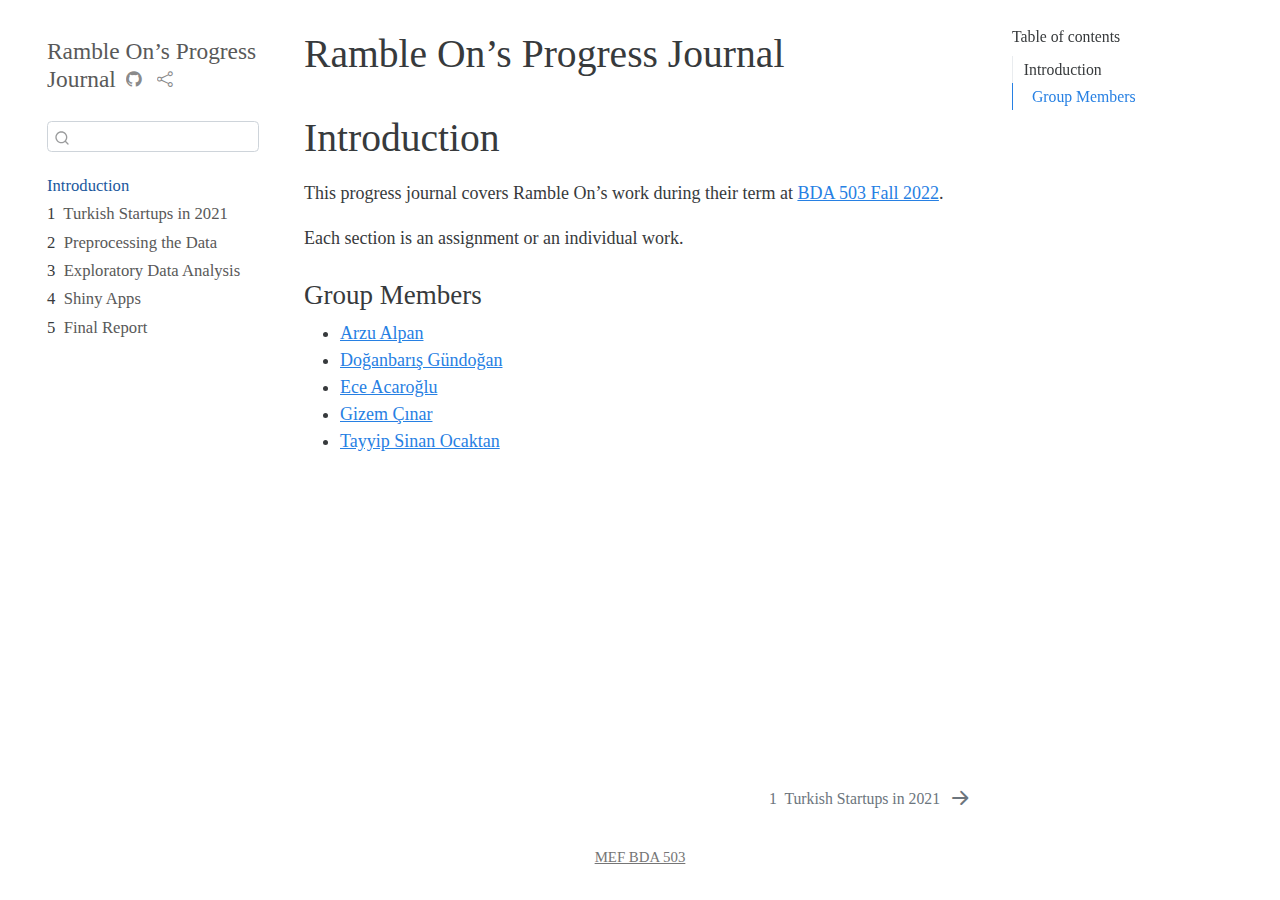
<file: docs/index.html>
<!DOCTYPE html>
<html xmlns="http://www.w3.org/1999/xhtml" lang="en" xml:lang="en"><head>

<meta charset="utf-8">
<meta name="generator" content="quarto-1.1.251">

<meta name="viewport" content="width=device-width, initial-scale=1.0, user-scalable=yes">


<title>Ramble On’s Progress Journal</title>
<style>
code{white-space: pre-wrap;}
span.smallcaps{font-variant: small-caps;}
div.columns{display: flex; gap: min(4vw, 1.5em);}
div.column{flex: auto; overflow-x: auto;}
div.hanging-indent{margin-left: 1.5em; text-indent: -1.5em;}
ul.task-list{list-style: none;}
ul.task-list li input[type="checkbox"] {
  width: 0.8em;
  margin: 0 0.8em 0.2em -1.6em;
  vertical-align: middle;
}
</style>


<script src="site_libs/quarto-nav/quarto-nav.js"></script>
<script src="site_libs/quarto-nav/headroom.min.js"></script>
<script src="site_libs/clipboard/clipboard.min.js"></script>
<script src="site_libs/quarto-search/autocomplete.umd.js"></script>
<script src="site_libs/quarto-search/fuse.min.js"></script>
<script src="site_libs/quarto-search/quarto-search.js"></script>
<meta name="quarto:offset" content="./">
<link href="./assignment1.html" rel="next">
<script src="site_libs/quarto-html/quarto.js"></script>
<script src="site_libs/quarto-html/popper.min.js"></script>
<script src="site_libs/quarto-html/tippy.umd.min.js"></script>
<script src="site_libs/quarto-html/anchor.min.js"></script>
<link href="site_libs/quarto-html/tippy.css" rel="stylesheet">
<link href="site_libs/quarto-html/quarto-syntax-highlighting.css" rel="stylesheet" id="quarto-text-highlighting-styles">
<script src="site_libs/bootstrap/bootstrap.min.js"></script>
<link href="site_libs/bootstrap/bootstrap-icons.css" rel="stylesheet">
<link href="site_libs/bootstrap/bootstrap.min.css" rel="stylesheet" id="quarto-bootstrap" data-mode="light">
<script id="quarto-search-options" type="application/json">{
  "location": "sidebar",
  "copy-button": false,
  "collapse-after": 3,
  "panel-placement": "start",
  "type": "textbox",
  "limit": 20,
  "language": {
    "search-no-results-text": "No results",
    "search-matching-documents-text": "matching documents",
    "search-copy-link-title": "Copy link to search",
    "search-hide-matches-text": "Hide additional matches",
    "search-more-match-text": "more match in this document",
    "search-more-matches-text": "more matches in this document",
    "search-clear-button-title": "Clear",
    "search-detached-cancel-button-title": "Cancel",
    "search-submit-button-title": "Submit"
  }
}</script>


</head>

<body class="nav-sidebar floating">

<div id="quarto-search-results"></div>
  <header id="quarto-header" class="headroom fixed-top">
  <nav class="quarto-secondary-nav" data-bs-toggle="collapse" data-bs-target="#quarto-sidebar" aria-controls="quarto-sidebar" aria-expanded="false" aria-label="Toggle sidebar navigation" onclick="if (window.quartoToggleHeadroom) { window.quartoToggleHeadroom(); }">
    <div class="container-fluid d-flex justify-content-between">
      <h1 class="quarto-secondary-nav-title">Ramble On’s Progress Journal</h1>
      <button type="button" class="quarto-btn-toggle btn" aria-label="Show secondary navigation">
        <i class="bi bi-chevron-right"></i>
      </button>
    </div>
  </nav>
</header>
<!-- content -->
<div id="quarto-content" class="quarto-container page-columns page-rows-contents page-layout-article">
<!-- sidebar -->
  <nav id="quarto-sidebar" class="sidebar collapse sidebar-navigation floating overflow-auto">
    <div class="pt-lg-2 mt-2 text-left sidebar-header">
    <div class="sidebar-title mb-0 py-0">
      <a href="./">Ramble On’s Progress Journal</a> 
        <div class="sidebar-tools-main">
    <a href="https://github.com/pjournal/mef06g-ramble-on" title="Source Code" class="sidebar-tool px-1"><i class="bi bi-github"></i></a>
    <a href="" title="Share" id="sidebar-tool-dropdown-0" class="sidebar-tool dropdown-toggle px-1" data-bs-toggle="dropdown" aria-expanded="false"><i class="bi bi-share"></i></a>
    <ul class="dropdown-menu" aria-labelledby="sidebar-tool-dropdown-0">
        <li>
          <a class="dropdown-item sidebar-tools-main-item" href="https://twitter.com/intent/tweet?url=|url|">
            <i class="bi bi-bi-twitter pe-1"></i>
          Twitter
          </a>
        </li>
        <li>
          <a class="dropdown-item sidebar-tools-main-item" href="https://www.facebook.com/sharer/sharer.php?u=|url|">
            <i class="bi bi-bi-facebook pe-1"></i>
          Facebook
          </a>
        </li>
    </ul>
</div>
    </div>
      </div>
      <div class="mt-2 flex-shrink-0 align-items-center">
        <div class="sidebar-search">
        <div id="quarto-search" class="" title="Search"></div>
        </div>
      </div>
    <div class="sidebar-menu-container"> 
    <ul class="list-unstyled mt-1">
        <li class="sidebar-item">
  <div class="sidebar-item-container"> 
  <a href="./index.html" class="sidebar-item-text sidebar-link active">Introduction</a>
  </div>
</li>
        <li class="sidebar-item">
  <div class="sidebar-item-container"> 
  <a href="./assignment1.html" class="sidebar-item-text sidebar-link"><span class="chapter-number">1</span>&nbsp; <span class="chapter-title">Turkish Startups in 2021</span></a>
  </div>
</li>
        <li class="sidebar-item">
  <div class="sidebar-item-container"> 
  <a href="./Preprocessing.html" class="sidebar-item-text sidebar-link"><span class="chapter-number">2</span>&nbsp; <span class="chapter-title">Preprocessing the Data</span></a>
  </div>
</li>
        <li class="sidebar-item">
  <div class="sidebar-item-container"> 
  <a href="./Exploratory Data Analysis.html" class="sidebar-item-text sidebar-link"><span class="chapter-number">3</span>&nbsp; <span class="chapter-title">Exploratory Data Analysis</span></a>
  </div>
</li>
        <li class="sidebar-item">
  <div class="sidebar-item-container"> 
  <a href="./Shinyapps.html" class="sidebar-item-text sidebar-link"><span class="chapter-number">4</span>&nbsp; <span class="chapter-title">Shiny Apps</span></a>
  </div>
</li>
        <li class="sidebar-item">
  <div class="sidebar-item-container"> 
  <a href="./The Final Report.html" class="sidebar-item-text sidebar-link"><span class="chapter-number">5</span>&nbsp; <span class="chapter-title">Final Report</span></a>
  </div>
</li>
    </ul>
    </div>
</nav>
<!-- margin-sidebar -->
    <div id="quarto-margin-sidebar" class="sidebar margin-sidebar">
        <nav id="TOC" role="doc-toc" class="toc-active">
    <h2 id="toc-title">Table of contents</h2>
   
  <ul>
  <li><a href="#introduction" id="toc-introduction" class="nav-link active" data-scroll-target="#introduction">Introduction</a>
  <ul class="collapse">
  <li><a href="#group-members" id="toc-group-members" class="nav-link" data-scroll-target="#group-members">Group Members</a></li>
  </ul></li>
  </ul>
</nav>
    </div>
<!-- main -->
<main class="content" id="quarto-document-content">

<header id="title-block-header" class="quarto-title-block default">
<div class="quarto-title">
<h1 class="title d-none d-lg-block">Ramble On’s Progress Journal</h1>
</div>



<div class="quarto-title-meta">

    
    
  </div>
  

</header>

<style>
body {
  font-family: Calibri;
}
pre {
  color: #708090
}

</style>
<section id="introduction" class="level1 unnumbered">
<h1 class="unnumbered">Introduction</h1>
<!-- DO NOT TOUCH THIS PART EXCEPT FILLING YOUR OR YOUR GROUP's NAME -->
<p>This progress journal covers Ramble On’s work during their term at <a href="https://mef-bda503.github.io/fall22/">BDA 503 Fall 2022</a>.</p>
<p>Each section is an assignment or an individual work.</p>
<section id="group-members" class="level3 unnumbered">
<h3 class="unnumbered anchored" data-anchor-id="group-members">Group Members</h3>
<ul>
<li><a href="https://github.com/pjournal/mef06-alpanarzu/">Arzu Alpan</a><br>
</li>
<li><a href="https://github.com/pjournal/mef06-doganbarisgundogan">Doğanbarış Gündoğan</a></li>
<li><a href="https://github.com/pjournal/mef06-eceacaroglu">Ece Acaroğlu</a></li>
<li><a href="https://github.com/pjournal/mef06-ggizemcinar">Gizem Çınar</a></li>
<li><a href="https://github.com/pjournal/mef06-ocaktans/">Tayyip Sinan Ocaktan</a></li>
</ul>
<!-- 

# Group Project Details

Our group project is [PROJECT NAME]. [SHORT DESCRIPTION] -->


</section>
</section>

</main> <!-- /main -->
<script id="quarto-html-after-body" type="application/javascript">
window.document.addEventListener("DOMContentLoaded", function (event) {
  const toggleBodyColorMode = (bsSheetEl) => {
    const mode = bsSheetEl.getAttribute("data-mode");
    const bodyEl = window.document.querySelector("body");
    if (mode === "dark") {
      bodyEl.classList.add("quarto-dark");
      bodyEl.classList.remove("quarto-light");
    } else {
      bodyEl.classList.add("quarto-light");
      bodyEl.classList.remove("quarto-dark");
    }
  }
  const toggleBodyColorPrimary = () => {
    const bsSheetEl = window.document.querySelector("link#quarto-bootstrap");
    if (bsSheetEl) {
      toggleBodyColorMode(bsSheetEl);
    }
  }
  toggleBodyColorPrimary();  
  const icon = "";
  const anchorJS = new window.AnchorJS();
  anchorJS.options = {
    placement: 'right',
    icon: icon
  };
  anchorJS.add('.anchored');
  const clipboard = new window.ClipboardJS('.code-copy-button', {
    target: function(trigger) {
      return trigger.previousElementSibling;
    }
  });
  clipboard.on('success', function(e) {
    // button target
    const button = e.trigger;
    // don't keep focus
    button.blur();
    // flash "checked"
    button.classList.add('code-copy-button-checked');
    var currentTitle = button.getAttribute("title");
    button.setAttribute("title", "Copied!");
    setTimeout(function() {
      button.setAttribute("title", currentTitle);
      button.classList.remove('code-copy-button-checked');
    }, 1000);
    // clear code selection
    e.clearSelection();
  });
  function tippyHover(el, contentFn) {
    const config = {
      allowHTML: true,
      content: contentFn,
      maxWidth: 500,
      delay: 100,
      arrow: false,
      appendTo: function(el) {
          return el.parentElement;
      },
      interactive: true,
      interactiveBorder: 10,
      theme: 'quarto',
      placement: 'bottom-start'
    };
    window.tippy(el, config); 
  }
  const noterefs = window.document.querySelectorAll('a[role="doc-noteref"]');
  for (var i=0; i<noterefs.length; i++) {
    const ref = noterefs[i];
    tippyHover(ref, function() {
      // use id or data attribute instead here
      let href = ref.getAttribute('data-footnote-href') || ref.getAttribute('href');
      try { href = new URL(href).hash; } catch {}
      const id = href.replace(/^#\/?/, "");
      const note = window.document.getElementById(id);
      return note.innerHTML;
    });
  }
  var bibliorefs = window.document.querySelectorAll('a[role="doc-biblioref"]');
  for (var i=0; i<bibliorefs.length; i++) {
    const ref = bibliorefs[i];
    const cites = ref.parentNode.getAttribute('data-cites').split(' ');
    tippyHover(ref, function() {
      var popup = window.document.createElement('div');
      cites.forEach(function(cite) {
        var citeDiv = window.document.createElement('div');
        citeDiv.classList.add('hanging-indent');
        citeDiv.classList.add('csl-entry');
        var biblioDiv = window.document.getElementById('ref-' + cite);
        if (biblioDiv) {
          citeDiv.innerHTML = biblioDiv.innerHTML;
        }
        popup.appendChild(citeDiv);
      });
      return popup.innerHTML;
    });
  }
});
</script>
<nav class="page-navigation">
  <div class="nav-page nav-page-previous">
  </div>
  <div class="nav-page nav-page-next">
      <a href="./assignment1.html" class="pagination-link">
        <span class="nav-page-text"><span class="chapter-number">1</span>&nbsp; <span class="chapter-title">Turkish Startups in 2021</span></span> <i class="bi bi-arrow-right-short"></i>
      </a>
  </div>
</nav>
</div> <!-- /content -->
<footer class="footer">
  <div class="nav-footer">
      <div class="nav-footer-center"><a href="https://mef-bda503.github.io">MEF BDA 503</a></div>
  </div>
</footer>



</body></html>
</file>
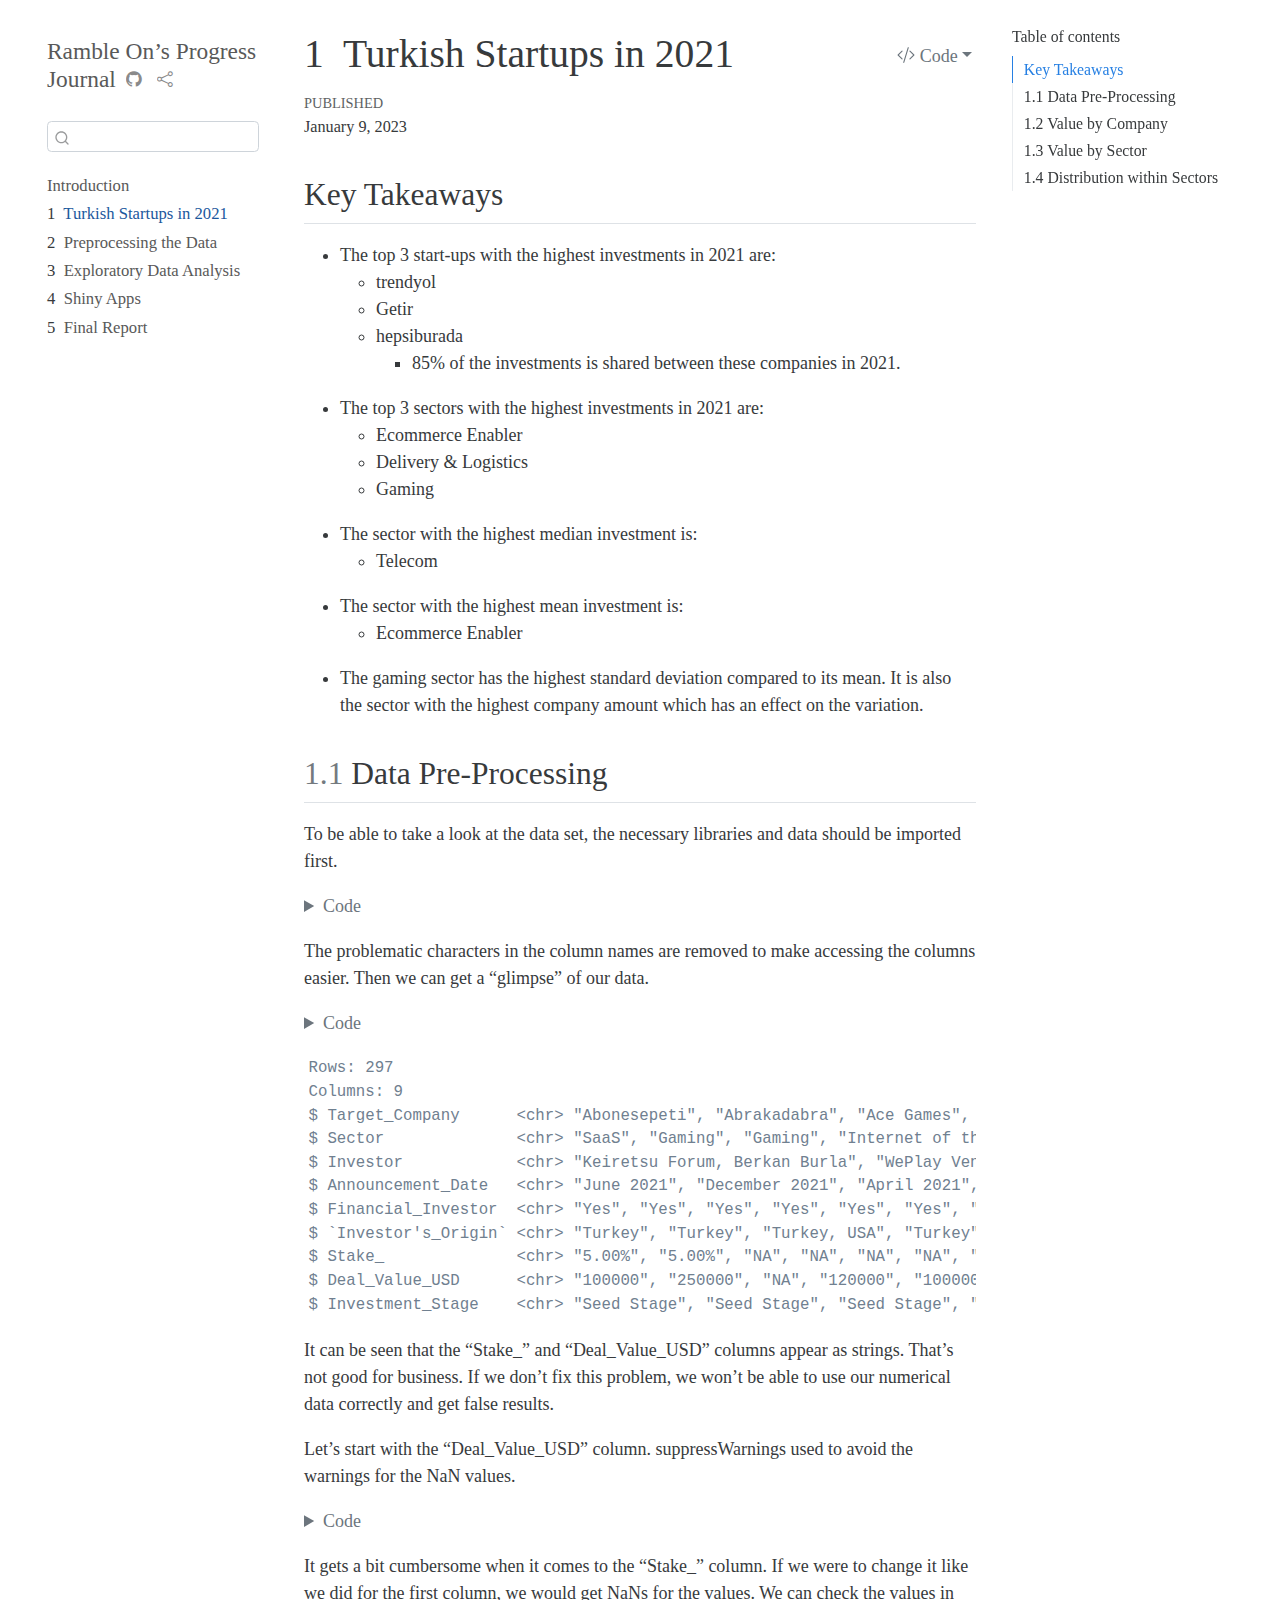
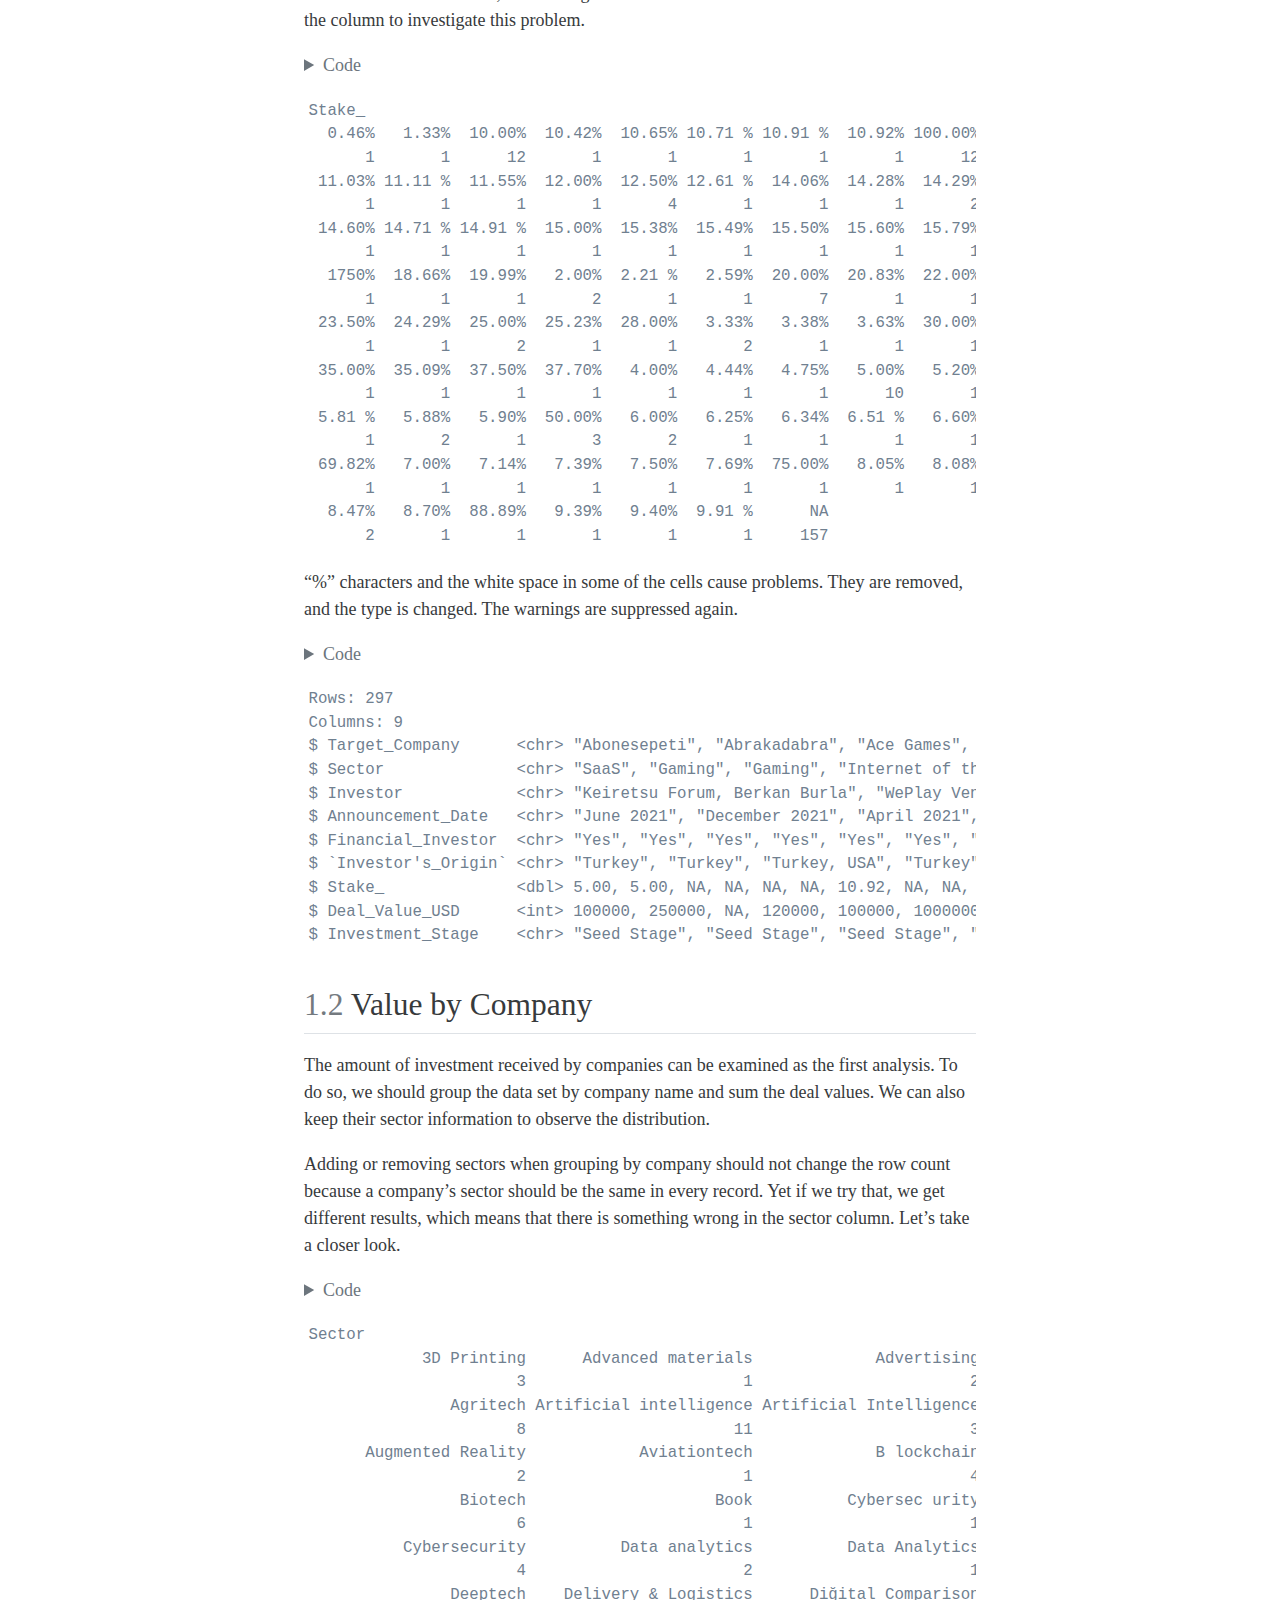
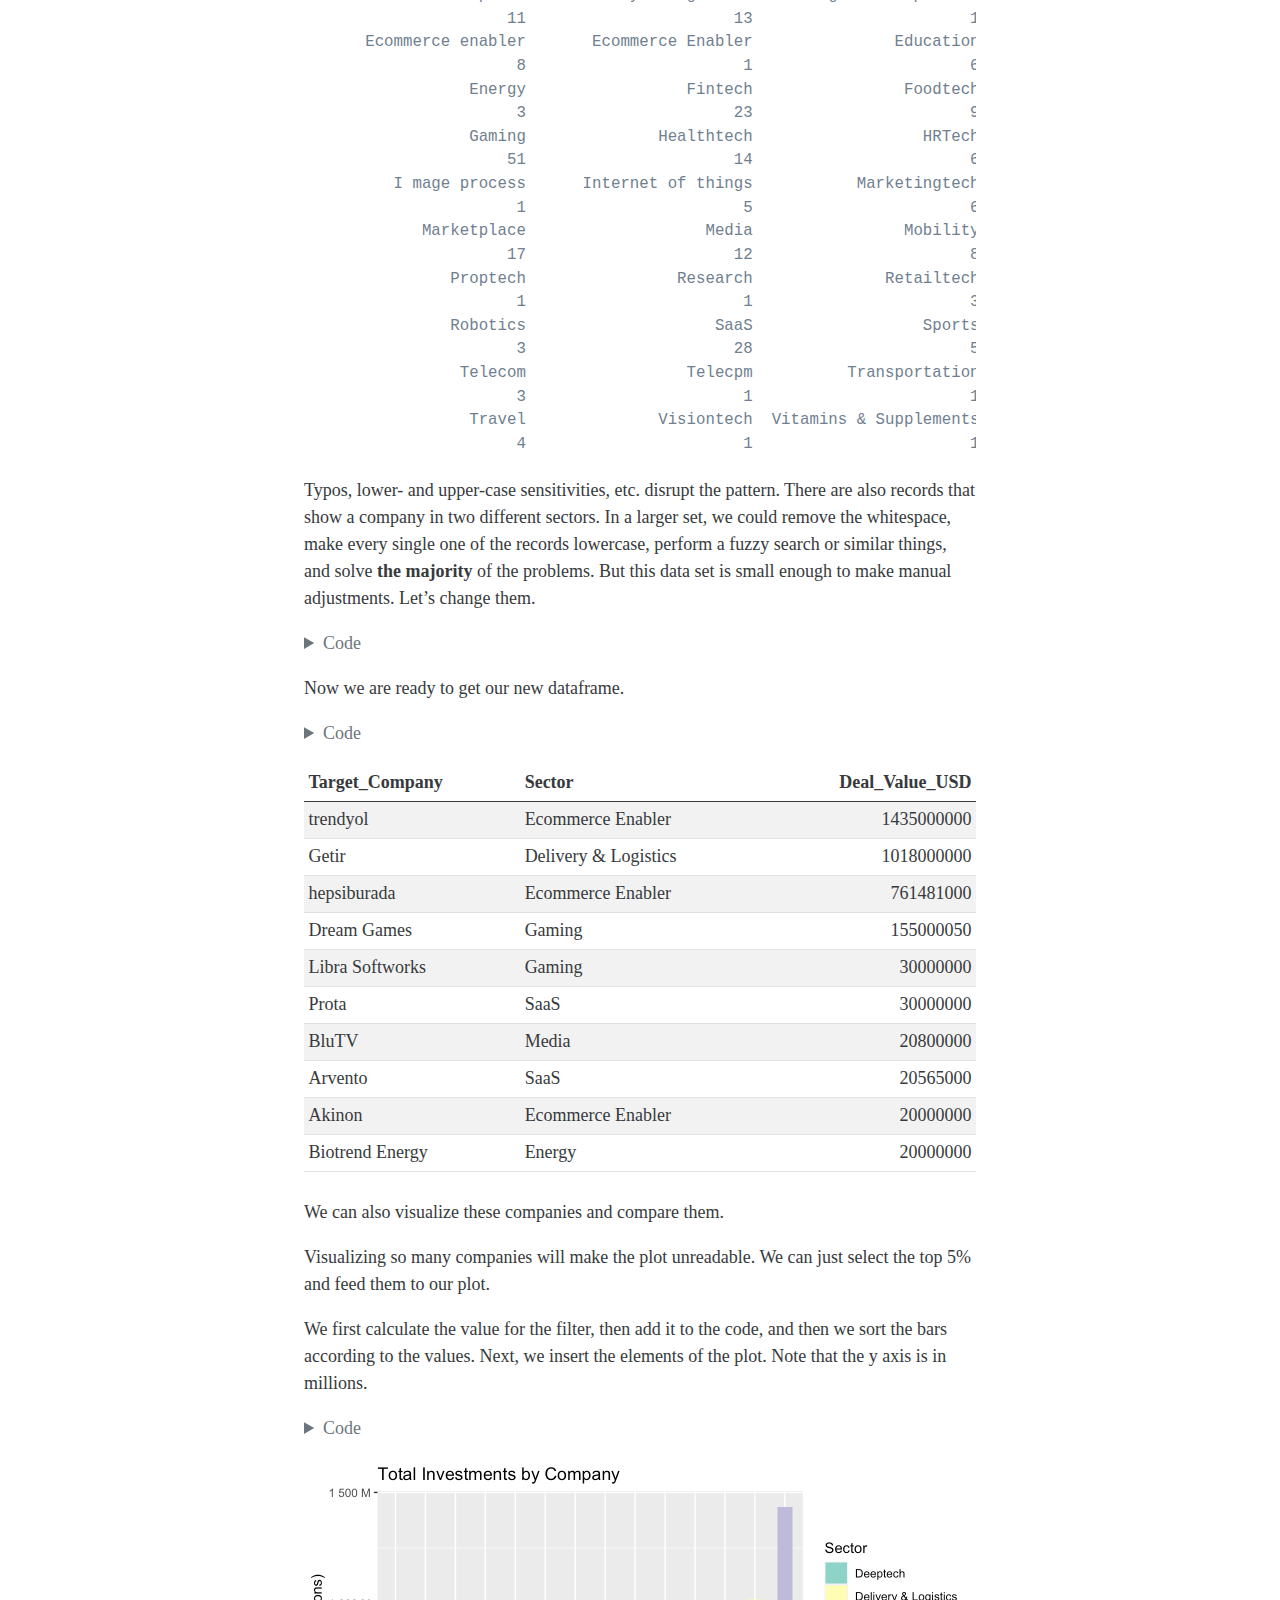
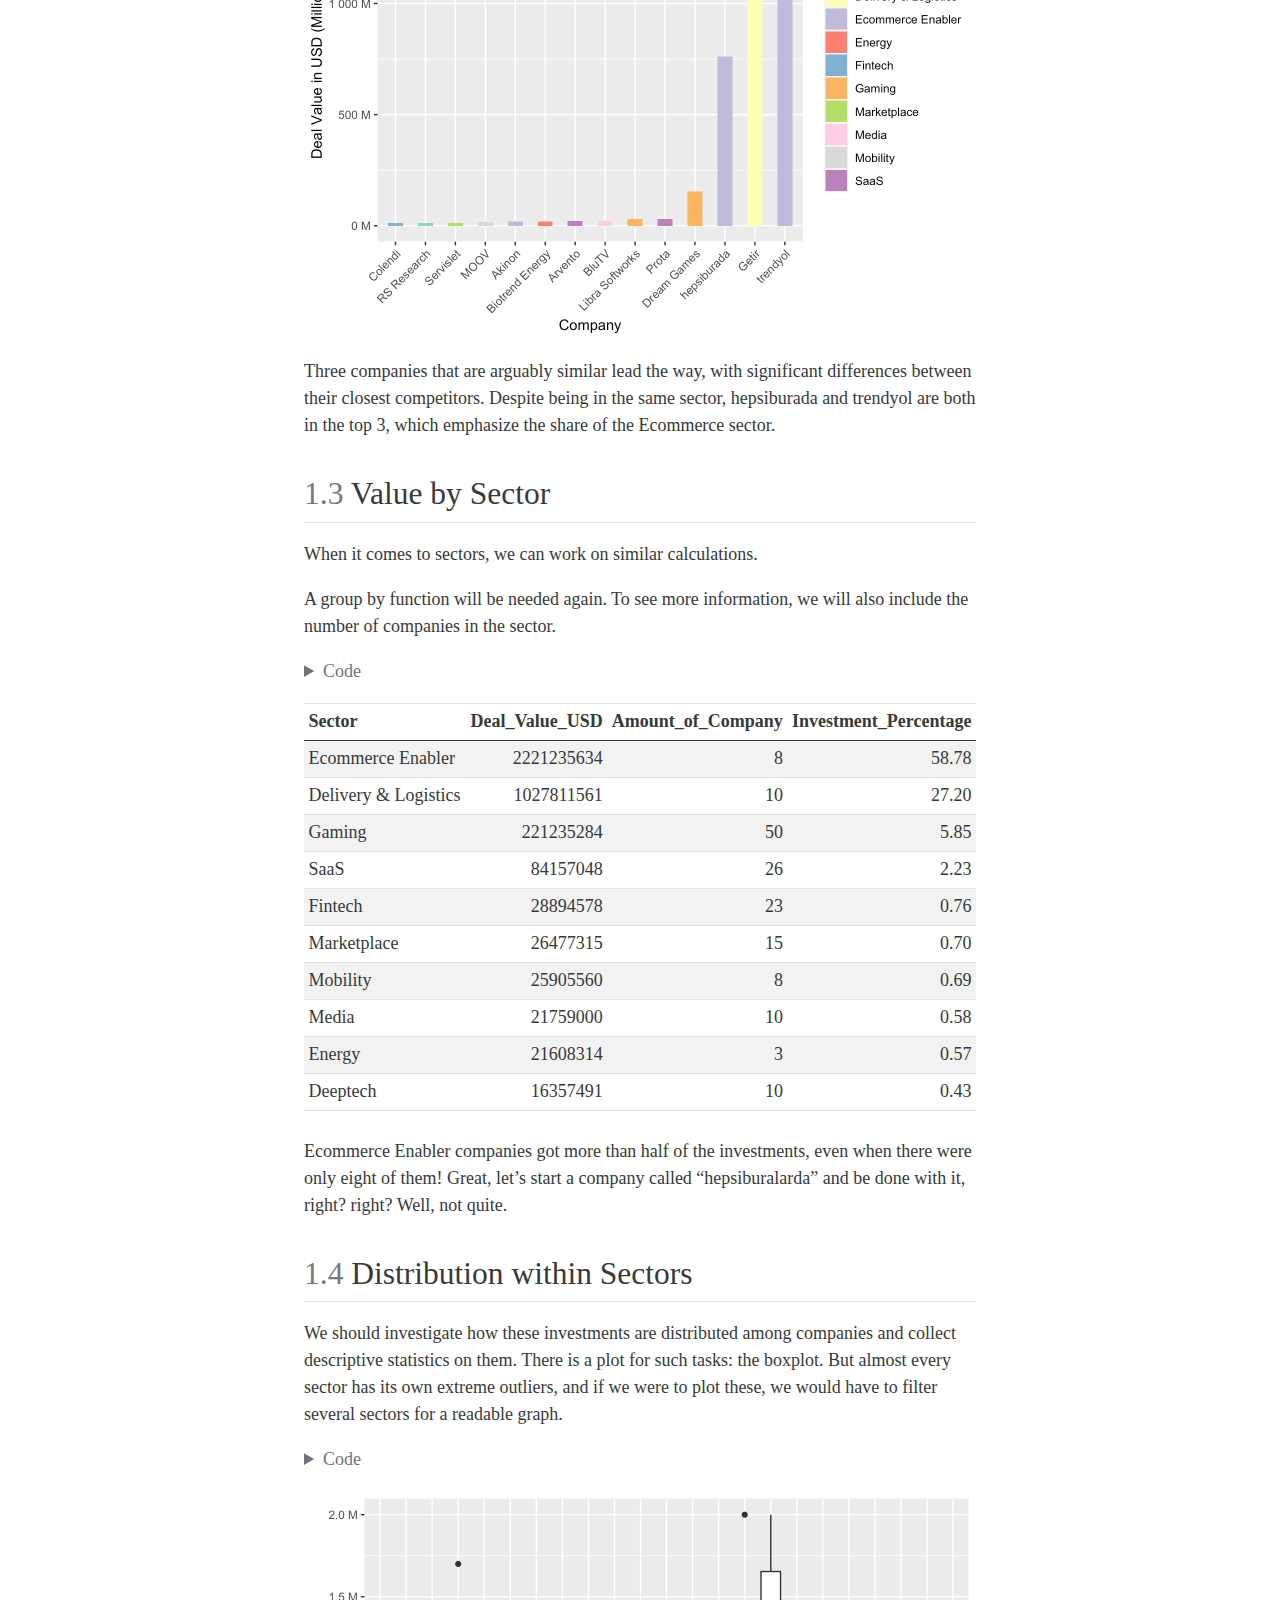
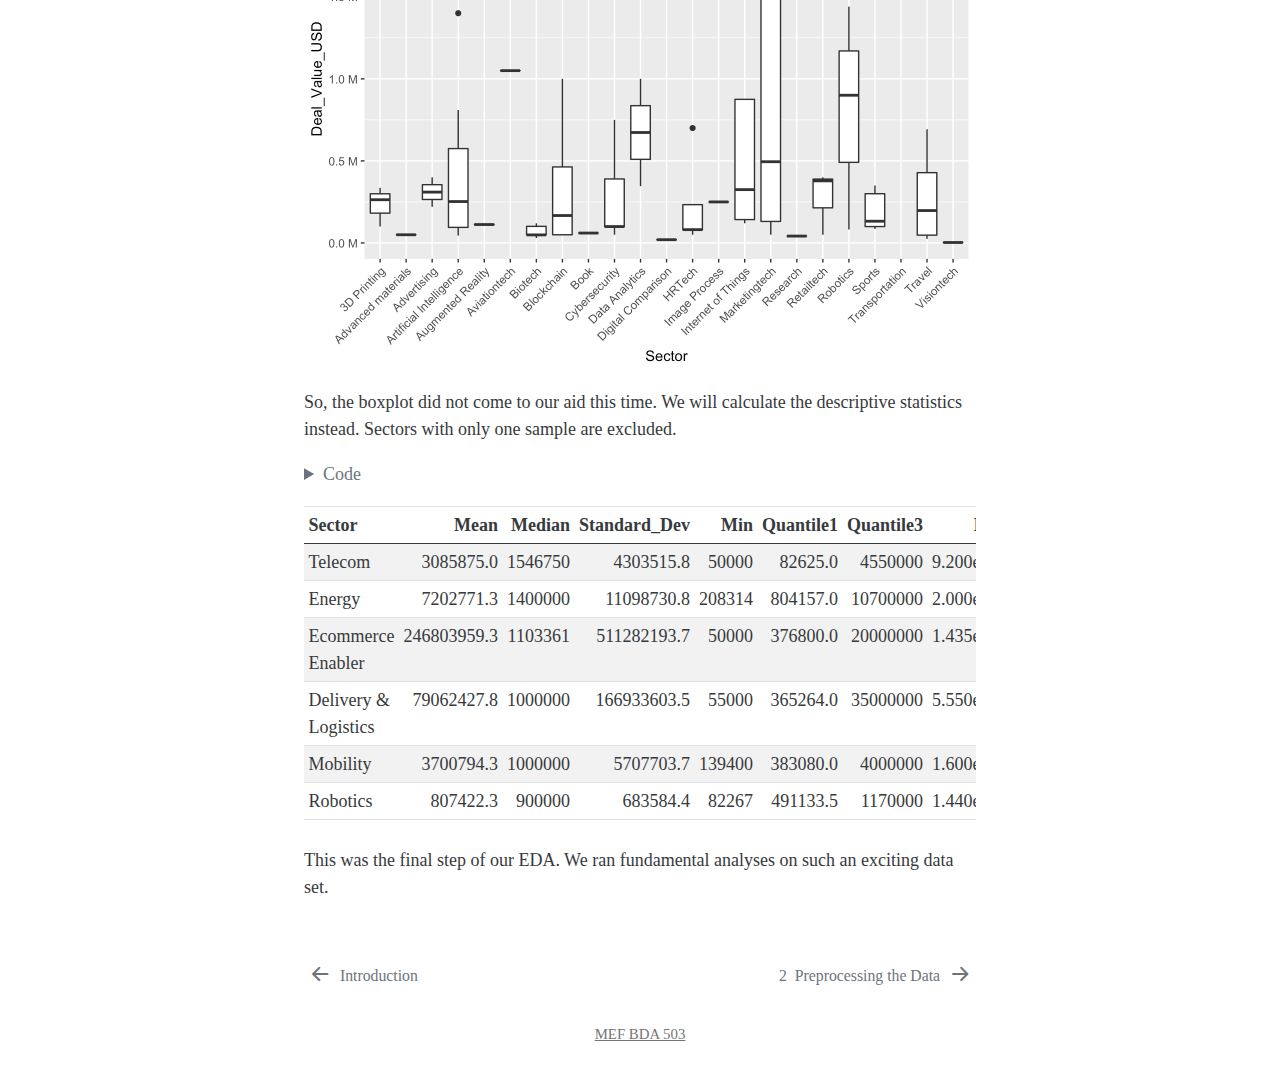
<file: docs/assignment1.html>
<!DOCTYPE html>
<html xmlns="http://www.w3.org/1999/xhtml" lang="en" xml:lang="en"><head>

<meta charset="utf-8">
<meta name="generator" content="quarto-1.1.251">

<meta name="viewport" content="width=device-width, initial-scale=1.0, user-scalable=yes">

<meta name="dcterms.date" content="2023-01-09">

<title>Ramble On’s Progress Journal - 1&nbsp; Turkish Startups in 2021</title>
<style>
code{white-space: pre-wrap;}
span.smallcaps{font-variant: small-caps;}
div.columns{display: flex; gap: min(4vw, 1.5em);}
div.column{flex: auto; overflow-x: auto;}
div.hanging-indent{margin-left: 1.5em; text-indent: -1.5em;}
ul.task-list{list-style: none;}
ul.task-list li input[type="checkbox"] {
  width: 0.8em;
  margin: 0 0.8em 0.2em -1.6em;
  vertical-align: middle;
}
pre > code.sourceCode { white-space: pre; position: relative; }
pre > code.sourceCode > span { display: inline-block; line-height: 1.25; }
pre > code.sourceCode > span:empty { height: 1.2em; }
.sourceCode { overflow: visible; }
code.sourceCode > span { color: inherit; text-decoration: inherit; }
div.sourceCode { margin: 1em 0; }
pre.sourceCode { margin: 0; }
@media screen {
div.sourceCode { overflow: auto; }
}
@media print {
pre > code.sourceCode { white-space: pre-wrap; }
pre > code.sourceCode > span { text-indent: -5em; padding-left: 5em; }
}
pre.numberSource code
  { counter-reset: source-line 0; }
pre.numberSource code > span
  { position: relative; left: -4em; counter-increment: source-line; }
pre.numberSource code > span > a:first-child::before
  { content: counter(source-line);
    position: relative; left: -1em; text-align: right; vertical-align: baseline;
    border: none; display: inline-block;
    -webkit-touch-callout: none; -webkit-user-select: none;
    -khtml-user-select: none; -moz-user-select: none;
    -ms-user-select: none; user-select: none;
    padding: 0 4px; width: 4em;
    color: #aaaaaa;
  }
pre.numberSource { margin-left: 3em; border-left: 1px solid #aaaaaa;  padding-left: 4px; }
div.sourceCode
  {   }
@media screen {
pre > code.sourceCode > span > a:first-child::before { text-decoration: underline; }
}
code span.al { color: #ff0000; font-weight: bold; } /* Alert */
code span.an { color: #60a0b0; font-weight: bold; font-style: italic; } /* Annotation */
code span.at { color: #7d9029; } /* Attribute */
code span.bn { color: #40a070; } /* BaseN */
code span.bu { color: #008000; } /* BuiltIn */
code span.cf { color: #007020; font-weight: bold; } /* ControlFlow */
code span.ch { color: #4070a0; } /* Char */
code span.cn { color: #880000; } /* Constant */
code span.co { color: #60a0b0; font-style: italic; } /* Comment */
code span.cv { color: #60a0b0; font-weight: bold; font-style: italic; } /* CommentVar */
code span.do { color: #ba2121; font-style: italic; } /* Documentation */
code span.dt { color: #902000; } /* DataType */
code span.dv { color: #40a070; } /* DecVal */
code span.er { color: #ff0000; font-weight: bold; } /* Error */
code span.ex { } /* Extension */
code span.fl { color: #40a070; } /* Float */
code span.fu { color: #06287e; } /* Function */
code span.im { color: #008000; font-weight: bold; } /* Import */
code span.in { color: #60a0b0; font-weight: bold; font-style: italic; } /* Information */
code span.kw { color: #007020; font-weight: bold; } /* Keyword */
code span.op { color: #666666; } /* Operator */
code span.ot { color: #007020; } /* Other */
code span.pp { color: #bc7a00; } /* Preprocessor */
code span.sc { color: #4070a0; } /* SpecialChar */
code span.ss { color: #bb6688; } /* SpecialString */
code span.st { color: #4070a0; } /* String */
code span.va { color: #19177c; } /* Variable */
code span.vs { color: #4070a0; } /* VerbatimString */
code span.wa { color: #60a0b0; font-weight: bold; font-style: italic; } /* Warning */
</style>


<script src="site_libs/quarto-nav/quarto-nav.js"></script>
<script src="site_libs/quarto-nav/headroom.min.js"></script>
<script src="site_libs/clipboard/clipboard.min.js"></script>
<script src="site_libs/quarto-search/autocomplete.umd.js"></script>
<script src="site_libs/quarto-search/fuse.min.js"></script>
<script src="site_libs/quarto-search/quarto-search.js"></script>
<meta name="quarto:offset" content="./">
<link href="./Preprocessing.html" rel="next">
<link href="./index.html" rel="prev">
<script src="site_libs/quarto-html/quarto.js"></script>
<script src="site_libs/quarto-html/popper.min.js"></script>
<script src="site_libs/quarto-html/tippy.umd.min.js"></script>
<script src="site_libs/quarto-html/anchor.min.js"></script>
<link href="site_libs/quarto-html/tippy.css" rel="stylesheet">
<link href="site_libs/quarto-html/quarto-syntax-highlighting.css" rel="stylesheet" id="quarto-text-highlighting-styles">
<script src="site_libs/bootstrap/bootstrap.min.js"></script>
<link href="site_libs/bootstrap/bootstrap-icons.css" rel="stylesheet">
<link href="site_libs/bootstrap/bootstrap.min.css" rel="stylesheet" id="quarto-bootstrap" data-mode="light">
<script id="quarto-search-options" type="application/json">{
  "location": "sidebar",
  "copy-button": false,
  "collapse-after": 3,
  "panel-placement": "start",
  "type": "textbox",
  "limit": 20,
  "language": {
    "search-no-results-text": "No results",
    "search-matching-documents-text": "matching documents",
    "search-copy-link-title": "Copy link to search",
    "search-hide-matches-text": "Hide additional matches",
    "search-more-match-text": "more match in this document",
    "search-more-matches-text": "more matches in this document",
    "search-clear-button-title": "Clear",
    "search-detached-cancel-button-title": "Cancel",
    "search-submit-button-title": "Submit"
  }
}</script>


</head>

<body class="nav-sidebar floating">

<div id="quarto-search-results"></div>
  <header id="quarto-header" class="headroom fixed-top">
  <nav class="quarto-secondary-nav" data-bs-toggle="collapse" data-bs-target="#quarto-sidebar" aria-controls="quarto-sidebar" aria-expanded="false" aria-label="Toggle sidebar navigation" onclick="if (window.quartoToggleHeadroom) { window.quartoToggleHeadroom(); }">
    <div class="container-fluid d-flex justify-content-between">
      <h1 class="quarto-secondary-nav-title"><span class="chapter-number">1</span>&nbsp; <span class="chapter-title">Turkish Startups in 2021</span></h1>
      <button type="button" class="quarto-btn-toggle btn" aria-label="Show secondary navigation">
        <i class="bi bi-chevron-right"></i>
      </button>
    </div>
  </nav>
</header>
<!-- content -->
<div id="quarto-content" class="quarto-container page-columns page-rows-contents page-layout-article">
<!-- sidebar -->
  <nav id="quarto-sidebar" class="sidebar collapse sidebar-navigation floating overflow-auto">
    <div class="pt-lg-2 mt-2 text-left sidebar-header">
    <div class="sidebar-title mb-0 py-0">
      <a href="./">Ramble On’s Progress Journal</a> 
        <div class="sidebar-tools-main">
    <a href="https://github.com/pjournal/mef06g-ramble-on" title="Source Code" class="sidebar-tool px-1"><i class="bi bi-github"></i></a>
    <a href="" title="Share" id="sidebar-tool-dropdown-0" class="sidebar-tool dropdown-toggle px-1" data-bs-toggle="dropdown" aria-expanded="false"><i class="bi bi-share"></i></a>
    <ul class="dropdown-menu" aria-labelledby="sidebar-tool-dropdown-0">
        <li>
          <a class="dropdown-item sidebar-tools-main-item" href="https://twitter.com/intent/tweet?url=|url|">
            <i class="bi bi-bi-twitter pe-1"></i>
          Twitter
          </a>
        </li>
        <li>
          <a class="dropdown-item sidebar-tools-main-item" href="https://www.facebook.com/sharer/sharer.php?u=|url|">
            <i class="bi bi-bi-facebook pe-1"></i>
          Facebook
          </a>
        </li>
    </ul>
</div>
    </div>
      </div>
      <div class="mt-2 flex-shrink-0 align-items-center">
        <div class="sidebar-search">
        <div id="quarto-search" class="" title="Search"></div>
        </div>
      </div>
    <div class="sidebar-menu-container"> 
    <ul class="list-unstyled mt-1">
        <li class="sidebar-item">
  <div class="sidebar-item-container"> 
  <a href="./index.html" class="sidebar-item-text sidebar-link">Introduction</a>
  </div>
</li>
        <li class="sidebar-item">
  <div class="sidebar-item-container"> 
  <a href="./assignment1.html" class="sidebar-item-text sidebar-link active"><span class="chapter-number">1</span>&nbsp; <span class="chapter-title">Turkish Startups in 2021</span></a>
  </div>
</li>
        <li class="sidebar-item">
  <div class="sidebar-item-container"> 
  <a href="./Preprocessing.html" class="sidebar-item-text sidebar-link"><span class="chapter-number">2</span>&nbsp; <span class="chapter-title">Preprocessing the Data</span></a>
  </div>
</li>
        <li class="sidebar-item">
  <div class="sidebar-item-container"> 
  <a href="./Exploratory Data Analysis.html" class="sidebar-item-text sidebar-link"><span class="chapter-number">3</span>&nbsp; <span class="chapter-title">Exploratory Data Analysis</span></a>
  </div>
</li>
        <li class="sidebar-item">
  <div class="sidebar-item-container"> 
  <a href="./Shinyapps.html" class="sidebar-item-text sidebar-link"><span class="chapter-number">4</span>&nbsp; <span class="chapter-title">Shiny Apps</span></a>
  </div>
</li>
        <li class="sidebar-item">
  <div class="sidebar-item-container"> 
  <a href="./The Final Report.html" class="sidebar-item-text sidebar-link"><span class="chapter-number">5</span>&nbsp; <span class="chapter-title">Final Report</span></a>
  </div>
</li>
    </ul>
    </div>
</nav>
<!-- margin-sidebar -->
    <div id="quarto-margin-sidebar" class="sidebar margin-sidebar">
        <nav id="TOC" role="doc-toc" class="toc-active">
    <h2 id="toc-title">Table of contents</h2>
   
  <ul>
  <li><a href="#key-takeaways" id="toc-key-takeaways" class="nav-link active" data-scroll-target="#key-takeaways">Key Takeaways</a></li>
  <li><a href="#data-pre-processing" id="toc-data-pre-processing" class="nav-link" data-scroll-target="#data-pre-processing"><span class="toc-section-number">1.1</span>  Data Pre-Processing</a></li>
  <li><a href="#value-by-company" id="toc-value-by-company" class="nav-link" data-scroll-target="#value-by-company"><span class="toc-section-number">1.2</span>  Value by Company</a></li>
  <li><a href="#value-by-sector" id="toc-value-by-sector" class="nav-link" data-scroll-target="#value-by-sector"><span class="toc-section-number">1.3</span>  Value by Sector</a></li>
  <li><a href="#distribution-within-sectors" id="toc-distribution-within-sectors" class="nav-link" data-scroll-target="#distribution-within-sectors"><span class="toc-section-number">1.4</span>  Distribution within Sectors</a></li>
  </ul>
</nav>
    </div>
<!-- main -->
<main class="content" id="quarto-document-content">

<header id="title-block-header" class="quarto-title-block default">
<div class="quarto-title">
<div class="quarto-title-block"><div><h1 class="title d-none d-lg-block"><span class="chapter-number">1</span>&nbsp; <span class="chapter-title">Turkish Startups in 2021</span></h1><button type="button" class="btn code-tools-button dropdown-toggle" id="quarto-code-tools-menu" data-bs-toggle="dropdown" aria-expanded="false"><i class="bi"></i> Code</button><ul class="dropdown-menu dropdown-menu-end" aria-labelelledby="quarto-code-tools-menu"><li><a id="quarto-show-all-code" class="dropdown-item" href="javascript:void(0)" role="button">Show All Code</a></li><li><a id="quarto-hide-all-code" class="dropdown-item" href="javascript:void(0)" role="button">Hide All Code</a></li><li><hr class="dropdown-divider"></li><li><a id="quarto-view-source" class="dropdown-item" href="javascript:void(0)" role="button">View Source</a></li></ul></div></div>
</div>



<div class="quarto-title-meta">

    
    <div>
    <div class="quarto-title-meta-heading">Published</div>
    <div class="quarto-title-meta-contents">
      <p class="date">January 9, 2023</p>
    </div>
  </div>
    
  </div>
  

</header>

<style>
body {
  font-family: Calibri;
}
pre {
  color: #708090
}

</style>
<section id="key-takeaways" class="level2 unnumbered">
<h2 class="unnumbered anchored" data-anchor-id="key-takeaways">Key Takeaways</h2>
<ul>
<li>The top 3 start-ups with the highest investments in 2021 are:
<ul>
<li>trendyol</li>
<li>Getir</li>
<li>hepsiburada
<ul>
<li>85% of the investments is shared between these companies in 2021.</li>
</ul></li>
</ul></li>
<li>The top 3 sectors with the highest investments in 2021 are:
<ul>
<li>Ecommerce Enabler</li>
<li>Delivery &amp; Logistics</li>
<li>Gaming</li>
</ul></li>
<li>The sector with the highest median investment is:
<ul>
<li>Telecom</li>
</ul></li>
<li>The sector with the highest mean investment is:
<ul>
<li>Ecommerce Enabler</li>
</ul></li>
<li>The gaming sector has the highest standard deviation compared to its mean. It is also the sector with the highest company amount which has an effect on the variation.</li>
</ul>
</section>
<section id="data-pre-processing" class="level2" data-number="1.1">
<h2 data-number="1.1" class="anchored" data-anchor-id="data-pre-processing"><span class="header-section-number">1.1</span> Data Pre-Processing</h2>
<p>To be able to take a look at the data set, the necessary libraries and data should be imported first.</p>
<div class="cell">
<details>
<summary>Code</summary>
<div class="sourceCode cell-code" id="cb1"><pre class="sourceCode r code-with-copy"><code class="sourceCode r"><span id="cb1-1"><a href="#cb1-1" aria-hidden="true" tabindex="-1"></a><span class="co"># install.packages("readxl")</span></span>
<span id="cb1-2"><a href="#cb1-2" aria-hidden="true" tabindex="-1"></a><span class="co"># install.package(kni)</span></span>
<span id="cb1-3"><a href="#cb1-3" aria-hidden="true" tabindex="-1"></a><span class="fu">library</span>(readxl)</span>
<span id="cb1-4"><a href="#cb1-4" aria-hidden="true" tabindex="-1"></a><span class="fu">library</span>(knitr)</span>
<span id="cb1-5"><a href="#cb1-5" aria-hidden="true" tabindex="-1"></a><span class="fu">library</span>(ggplot2)</span>
<span id="cb1-6"><a href="#cb1-6" aria-hidden="true" tabindex="-1"></a><span class="fu">library</span>(dplyr)</span>
<span id="cb1-7"><a href="#cb1-7" aria-hidden="true" tabindex="-1"></a><span class="fu">library</span>(scales)</span>
<span id="cb1-8"><a href="#cb1-8" aria-hidden="true" tabindex="-1"></a>df <span class="ot">&lt;-</span> readxl<span class="sc">::</span><span class="fu">read_excel</span>(<span class="st">"assignment1/startup_deals_2021.xlsx"</span>)</span></code><button title="Copy to Clipboard" class="code-copy-button"><i class="bi"></i></button></pre></div>
</details>
</div>
<p>The problematic characters in the column names are removed to make accessing the columns easier. Then we can get a “glimpse” of our data.</p>
<div class="cell">
<details>
<summary>Code</summary>
<div class="sourceCode cell-code" id="cb2"><pre class="sourceCode r code-with-copy"><code class="sourceCode r"><span id="cb2-1"><a href="#cb2-1" aria-hidden="true" tabindex="-1"></a><span class="fu">names</span>(df) <span class="ot">&lt;-</span> <span class="fu">gsub</span>(<span class="st">"%"</span>, <span class="st">""</span>, <span class="fu">names</span>(df))</span>
<span id="cb2-2"><a href="#cb2-2" aria-hidden="true" tabindex="-1"></a><span class="fu">names</span>(df) <span class="ot">&lt;-</span> <span class="fu">gsub</span>(<span class="st">" "</span>, <span class="st">"_"</span>, <span class="fu">names</span>(df))</span>
<span id="cb2-3"><a href="#cb2-3" aria-hidden="true" tabindex="-1"></a><span class="fu">names</span>(df) <span class="ot">&lt;-</span> <span class="fu">gsub</span>(<span class="st">"[()]"</span>, <span class="st">""</span>, <span class="fu">names</span>(df))</span>
<span id="cb2-4"><a href="#cb2-4" aria-hidden="true" tabindex="-1"></a><span class="fu">glimpse</span>(df)</span></code><button title="Copy to Clipboard" class="code-copy-button"><i class="bi"></i></button></pre></div>
</details>
<div class="cell-output cell-output-stdout">
<pre><code>Rows: 297
Columns: 9
$ Target_Company      &lt;chr&gt; "Abonesepeti", "Abrakadabra", "Ace Games", "Adlema…
$ Sector              &lt;chr&gt; "SaaS", "Gaming", "Gaming", "Internet of things", …
$ Investor            &lt;chr&gt; "Keiretsu Forum, Berkan Burla", "WePlay Ventures",…
$ Announcement_Date   &lt;chr&gt; "June 2021", "December 2021", "April 2021", "June …
$ Financial_Investor  &lt;chr&gt; "Yes", "Yes", "Yes", "Yes", "Yes", "Yes", "Yes", "…
$ `Investor's_Origin` &lt;chr&gt; "Turkey", "Turkey", "Turkey, USA", "Turkey", "Turk…
$ Stake_              &lt;chr&gt; "5.00%", "5.00%", "NA", "NA", "NA", "NA", "10.92%"…
$ Deal_Value_USD      &lt;chr&gt; "100000", "250000", "NA", "120000", "100000", "100…
$ Investment_Stage    &lt;chr&gt; "Seed Stage", "Seed Stage", "Seed Stage", "Seed St…</code></pre>
</div>
</div>
<p>It can be seen that the “Stake_” and “Deal_Value_USD” columns appear as strings. That’s not good for business. If we don’t fix this problem, we won’t be able to use our numerical data correctly and get false results.</p>
<p>Let’s start with the “Deal_Value_USD” column. suppressWarnings used to avoid the warnings for the NaN values.</p>
<div class="cell">
<details>
<summary>Code</summary>
<div class="sourceCode cell-code" id="cb4"><pre class="sourceCode r code-with-copy"><code class="sourceCode r"><span id="cb4-1"><a href="#cb4-1" aria-hidden="true" tabindex="-1"></a>df<span class="sc">$</span><span class="st">"Deal_Value_USD"</span><span class="ot">&lt;-</span> <span class="fu">suppressWarnings</span>(<span class="fu">as.integer</span>(df<span class="sc">$</span><span class="st">"Deal_Value_USD"</span>))</span></code><button title="Copy to Clipboard" class="code-copy-button"><i class="bi"></i></button></pre></div>
</details>
</div>
<p>It gets a bit cumbersome when it comes to the “Stake_” column. If we were to change it like we did for the first column, we would get NaNs for the values. We can check the values in the column to investigate this problem.</p>
<div class="cell">
<details>
<summary>Code</summary>
<div class="sourceCode cell-code" id="cb5"><pre class="sourceCode r code-with-copy"><code class="sourceCode r"><span id="cb5-1"><a href="#cb5-1" aria-hidden="true" tabindex="-1"></a><span class="fu">table</span>(df[<span class="st">"Stake_"</span>])</span></code><button title="Copy to Clipboard" class="code-copy-button"><i class="bi"></i></button></pre></div>
</details>
<div class="cell-output cell-output-stdout">
<pre><code>Stake_
  0.46%   1.33%  10.00%  10.42%  10.65% 10.71 % 10.91 %  10.92% 100.00%  11.00% 
      1       1      12       1       1       1       1       1      12       2 
 11.03% 11.11 %  11.55%  12.00%  12.50% 12.61 %  14.06%  14.28%  14.29%  14.30% 
      1       1       1       1       4       1       1       1       2       1 
 14.60% 14.71 % 14.91 %  15.00%  15.38%  15.49%  15.50%  15.60%  15.79%  16.13% 
      1       1       1       1       1       1       1       1       1       2 
  1750%  18.66%  19.99%   2.00%  2.21 %   2.59%  20.00%  20.83%  22.00%  22.73% 
      1       1       1       2       1       1       7       1       1       1 
 23.50%  24.29%  25.00%  25.23%  28.00%   3.33%   3.38%   3.63%  30.00%  33.33% 
      1       1       2       1       1       2       1       1       1       1 
 35.00%  35.09%  37.50%  37.70%   4.00%   4.44%   4.75%   5.00%   5.20%   5.67% 
      1       1       1       1       1       1       1      10       1       1 
 5.81 %   5.88%   5.90%  50.00%   6.00%   6.25%   6.34%  6.51 %   6.60%  60.00% 
      1       2       1       3       2       1       1       1       1       4 
 69.82%   7.00%   7.14%   7.39%   7.50%   7.69%  75.00%   8.05%   8.08%   8.33% 
      1       1       1       1       1       1       1       1       1       1 
  8.47%   8.70%  88.89%   9.39%   9.40%  9.91 %      NA 
      2       1       1       1       1       1     157 </code></pre>
</div>
</div>
<p>“%” characters and the white space in some of the cells cause problems. They are removed, and the type is changed. The warnings are suppressed again.</p>
<div class="cell">
<details>
<summary>Code</summary>
<div class="sourceCode cell-code" id="cb7"><pre class="sourceCode r code-with-copy"><code class="sourceCode r"><span id="cb7-1"><a href="#cb7-1" aria-hidden="true" tabindex="-1"></a>df<span class="sc">$</span><span class="st">"Stake_"</span><span class="ot">&lt;-</span> <span class="fu">gsub</span>(<span class="st">"%"</span>,<span class="st">""</span>, df<span class="sc">$</span><span class="st">"Stake_"</span>) <span class="sc">%&gt;%</span> <span class="fu">trimws</span>(df<span class="sc">$</span><span class="st">"Stake_"</span>, <span class="at">which =</span> <span class="fu">c</span>(<span class="st">"both"</span>)) <span class="sc">%&gt;%</span> <span class="fu">as.numeric</span>(df<span class="sc">$</span><span class="st">"Stake_"</span>)</span>
<span id="cb7-2"><a href="#cb7-2" aria-hidden="true" tabindex="-1"></a><span class="fu">glimpse</span>(df)</span></code><button title="Copy to Clipboard" class="code-copy-button"><i class="bi"></i></button></pre></div>
</details>
<div class="cell-output cell-output-stdout">
<pre><code>Rows: 297
Columns: 9
$ Target_Company      &lt;chr&gt; "Abonesepeti", "Abrakadabra", "Ace Games", "Adlema…
$ Sector              &lt;chr&gt; "SaaS", "Gaming", "Gaming", "Internet of things", …
$ Investor            &lt;chr&gt; "Keiretsu Forum, Berkan Burla", "WePlay Ventures",…
$ Announcement_Date   &lt;chr&gt; "June 2021", "December 2021", "April 2021", "June …
$ Financial_Investor  &lt;chr&gt; "Yes", "Yes", "Yes", "Yes", "Yes", "Yes", "Yes", "…
$ `Investor's_Origin` &lt;chr&gt; "Turkey", "Turkey", "Turkey, USA", "Turkey", "Turk…
$ Stake_              &lt;dbl&gt; 5.00, 5.00, NA, NA, NA, NA, 10.92, NA, NA, 15.38, …
$ Deal_Value_USD      &lt;int&gt; 100000, 250000, NA, 120000, 100000, 1000000, 25000…
$ Investment_Stage    &lt;chr&gt; "Seed Stage", "Seed Stage", "Seed Stage", "Seed St…</code></pre>
</div>
</div>
</section>
<section id="value-by-company" class="level2" data-number="1.2">
<h2 data-number="1.2" class="anchored" data-anchor-id="value-by-company"><span class="header-section-number">1.2</span> Value by Company</h2>
<p>The amount of investment received by companies can be examined as the first analysis. To do so, we should group the data set by company name and sum the deal values. We can also keep their sector information to observe the distribution.</p>
<p>Adding or removing sectors when grouping by company should not change the row count because a company’s sector should be the same in every record. Yet if we try that, we get different results, which means that there is something wrong in the sector column. Let’s take a closer look.</p>
<div class="cell">
<details>
<summary>Code</summary>
<div class="sourceCode cell-code" id="cb9"><pre class="sourceCode r code-with-copy"><code class="sourceCode r"><span id="cb9-1"><a href="#cb9-1" aria-hidden="true" tabindex="-1"></a><span class="fu">table</span>(df[<span class="st">"Sector"</span>])</span></code><button title="Copy to Clipboard" class="code-copy-button"><i class="bi"></i></button></pre></div>
</details>
<div class="cell-output cell-output-stdout">
<pre><code>Sector
            3D Printing      Advanced materials             Advertising 
                      3                       1                       2 
               Agritech Artificial intelligence Artificial Intelligence 
                      8                      11                       3 
      Augmented Reality            Aviationtech             B lockchain 
                      2                       1                       4 
                Biotech                    Book          Cybersec urity 
                      6                       1                       1 
          Cybersecurity          Data analytics          Data Analytics 
                      4                       2                       1 
               Deeptech    Delivery &amp; Logistics      Diğital Comparison 
                     11                      13                       1 
      Ecommerce enabler       Ecommerce Enabler               Education 
                      8                       1                       6 
                 Energy                 Fintech                Foodtech 
                      3                      23                       9 
                 Gaming              Healthtech                  HRTech 
                     51                      14                       6 
         I mage process      Internet of things           Marketingtech 
                      1                       5                       6 
            Marketplace                   Media                Mobility 
                     17                      12                       8 
               Proptech                Research              Retailtech 
                      1                       1                       3 
               Robotics                    SaaS                  Sports 
                      3                      28                       5 
                Telecom                 Telecpm          Transportation 
                      3                       1                       1 
                 Travel              Visiontech  Vitamins &amp; Supplements 
                      4                       1                       1 </code></pre>
</div>
</div>
<p>Typos, lower- and upper-case sensitivities, etc. disrupt the pattern. There are also records that show a company in two different sectors. In a larger set, we could remove the whitespace, make every single one of the records lowercase, perform a fuzzy search or similar things, and solve <strong>the majority</strong> of the problems. But this data set is small enough to make manual adjustments. Let’s change them.</p>
<div class="cell">
<details>
<summary>Code</summary>
<div class="sourceCode cell-code" id="cb11"><pre class="sourceCode r code-with-copy"><code class="sourceCode r"><span id="cb11-1"><a href="#cb11-1" aria-hidden="true" tabindex="-1"></a>df<span class="sc">$</span>Sector[df<span class="sc">$</span>Sector <span class="sc">==</span> <span class="st">"Artificial intelligence"</span>] <span class="ot">&lt;-</span> <span class="st">"Artificial Intelligence"</span></span>
<span id="cb11-2"><a href="#cb11-2" aria-hidden="true" tabindex="-1"></a>df<span class="sc">$</span>Sector[df<span class="sc">$</span>Sector <span class="sc">==</span> <span class="st">"B lockchain"</span>] <span class="ot">&lt;-</span> <span class="st">"Blockchain"</span></span>
<span id="cb11-3"><a href="#cb11-3" aria-hidden="true" tabindex="-1"></a>df<span class="sc">$</span>Sector[df<span class="sc">$</span>Sector <span class="sc">==</span> <span class="st">"Cybersec urity"</span>] <span class="ot">&lt;-</span> <span class="st">"Cybersecurity"</span></span>
<span id="cb11-4"><a href="#cb11-4" aria-hidden="true" tabindex="-1"></a>df<span class="sc">$</span>Sector[df<span class="sc">$</span>Sector <span class="sc">==</span> <span class="st">"Data analytics"</span>] <span class="ot">&lt;-</span> <span class="st">"Data Analytics"</span></span>
<span id="cb11-5"><a href="#cb11-5" aria-hidden="true" tabindex="-1"></a>df<span class="sc">$</span>Sector[df<span class="sc">$</span>Sector <span class="sc">==</span> <span class="st">"Diğital Comparison"</span>] <span class="ot">&lt;-</span> <span class="st">"Digital Comparison"</span></span>
<span id="cb11-6"><a href="#cb11-6" aria-hidden="true" tabindex="-1"></a>df<span class="sc">$</span>Sector[df<span class="sc">$</span>Sector <span class="sc">==</span> <span class="st">"Ecommerce enabler"</span>] <span class="ot">&lt;-</span> <span class="st">"Ecommerce Enabler"</span></span>
<span id="cb11-7"><a href="#cb11-7" aria-hidden="true" tabindex="-1"></a>df<span class="sc">$</span>Sector[df<span class="sc">$</span>Sector <span class="sc">==</span> <span class="st">"I mage process"</span>] <span class="ot">&lt;-</span> <span class="st">"Image Process"</span></span>
<span id="cb11-8"><a href="#cb11-8" aria-hidden="true" tabindex="-1"></a>df<span class="sc">$</span>Sector[df<span class="sc">$</span>Sector <span class="sc">==</span> <span class="st">"Internet of things"</span>] <span class="ot">&lt;-</span> <span class="st">"Internet of Things"</span></span>
<span id="cb11-9"><a href="#cb11-9" aria-hidden="true" tabindex="-1"></a>df<span class="sc">$</span>Sector[df<span class="sc">$</span>Sector <span class="sc">==</span> <span class="st">"Telecpm"</span>] <span class="ot">&lt;-</span> <span class="st">"Telecom"</span></span>
<span id="cb11-10"><a href="#cb11-10" aria-hidden="true" tabindex="-1"></a></span>
<span id="cb11-11"><a href="#cb11-11" aria-hidden="true" tabindex="-1"></a>df<span class="sc">$</span>Sector[df<span class="sc">$</span>Target_Company <span class="sc">==</span> <span class="st">"ART Labs"</span>] <span class="ot">&lt;-</span> <span class="st">"Artificial Intelligence"</span></span>
<span id="cb11-12"><a href="#cb11-12" aria-hidden="true" tabindex="-1"></a>df<span class="sc">$</span>Sector[df<span class="sc">$</span>Target_Company <span class="sc">==</span> <span class="st">"Juphy"</span>] <span class="ot">&lt;-</span> <span class="st">"SaaS"</span></span></code><button title="Copy to Clipboard" class="code-copy-button"><i class="bi"></i></button></pre></div>
</details>
</div>
<p>Now we are ready to get our new dataframe.</p>
<div class="cell">
<details>
<summary>Code</summary>
<div class="sourceCode cell-code" id="cb12"><pre class="sourceCode r code-with-copy"><code class="sourceCode r"><span id="cb12-1"><a href="#cb12-1" aria-hidden="true" tabindex="-1"></a><span class="fu">suppressMessages</span>(comp_grouped <span class="ot">&lt;-</span> df <span class="sc">%&gt;%</span></span>
<span id="cb12-2"><a href="#cb12-2" aria-hidden="true" tabindex="-1"></a>  <span class="fu">group_by</span>(Target_Company, Sector) <span class="sc">%&gt;%</span></span>
<span id="cb12-3"><a href="#cb12-3" aria-hidden="true" tabindex="-1"></a>  <span class="fu">summarize</span>(<span class="at">Deal_Value_USD =</span> <span class="fu">sum</span>(Deal_Value_USD, <span class="at">na.rm=</span>T))<span class="sc">%&gt;%</span></span>
<span id="cb12-4"><a href="#cb12-4" aria-hidden="true" tabindex="-1"></a>  <span class="fu">arrange</span>(<span class="fu">desc</span>(Deal_Value_USD)))</span>
<span id="cb12-5"><a href="#cb12-5" aria-hidden="true" tabindex="-1"></a></span>
<span id="cb12-6"><a href="#cb12-6" aria-hidden="true" tabindex="-1"></a><span class="fu">kable</span>(<span class="fu">head</span>(comp_grouped, <span class="dv">10</span>))</span></code><button title="Copy to Clipboard" class="code-copy-button"><i class="bi"></i></button></pre></div>
</details>
<div class="cell-output-display">
<table class="table table-sm table-striped">
<thead>
<tr class="header">
<th style="text-align: left;">Target_Company</th>
<th style="text-align: left;">Sector</th>
<th style="text-align: right;">Deal_Value_USD</th>
</tr>
</thead>
<tbody>
<tr class="odd">
<td style="text-align: left;">trendyol</td>
<td style="text-align: left;">Ecommerce Enabler</td>
<td style="text-align: right;">1435000000</td>
</tr>
<tr class="even">
<td style="text-align: left;">Getir</td>
<td style="text-align: left;">Delivery &amp; Logistics</td>
<td style="text-align: right;">1018000000</td>
</tr>
<tr class="odd">
<td style="text-align: left;">hepsiburada</td>
<td style="text-align: left;">Ecommerce Enabler</td>
<td style="text-align: right;">761481000</td>
</tr>
<tr class="even">
<td style="text-align: left;">Dream Games</td>
<td style="text-align: left;">Gaming</td>
<td style="text-align: right;">155000050</td>
</tr>
<tr class="odd">
<td style="text-align: left;">Libra Softworks</td>
<td style="text-align: left;">Gaming</td>
<td style="text-align: right;">30000000</td>
</tr>
<tr class="even">
<td style="text-align: left;">Prota</td>
<td style="text-align: left;">SaaS</td>
<td style="text-align: right;">30000000</td>
</tr>
<tr class="odd">
<td style="text-align: left;">BluTV</td>
<td style="text-align: left;">Media</td>
<td style="text-align: right;">20800000</td>
</tr>
<tr class="even">
<td style="text-align: left;">Arvento</td>
<td style="text-align: left;">SaaS</td>
<td style="text-align: right;">20565000</td>
</tr>
<tr class="odd">
<td style="text-align: left;">Akinon</td>
<td style="text-align: left;">Ecommerce Enabler</td>
<td style="text-align: right;">20000000</td>
</tr>
<tr class="even">
<td style="text-align: left;">Biotrend Energy</td>
<td style="text-align: left;">Energy</td>
<td style="text-align: right;">20000000</td>
</tr>
</tbody>
</table>
</div>
</div>
<p>We can also visualize these companies and compare them.</p>
<p>Visualizing so many companies will make the plot unreadable. We can just select the top 5% and feed them to our plot.</p>
<p>We first calculate the value for the filter, then add it to the code, and then we sort the bars according to the values. Next, we insert the elements of the plot. Note that the y axis is in millions.</p>
<div class="cell">
<details>
<summary>Code</summary>
<div class="sourceCode cell-code" id="cb13"><pre class="sourceCode r code-with-copy"><code class="sourceCode r"><span id="cb13-1"><a href="#cb13-1" aria-hidden="true" tabindex="-1"></a>qu <span class="ot">&lt;-</span> <span class="fu">quantile</span>(comp_grouped<span class="sc">$</span>Deal_Value_USD, <span class="at">probs =</span> <span class="fl">0.95</span>, <span class="at">na.rm =</span> <span class="cn">TRUE</span>)</span>
<span id="cb13-2"><a href="#cb13-2" aria-hidden="true" tabindex="-1"></a></span>
<span id="cb13-3"><a href="#cb13-3" aria-hidden="true" tabindex="-1"></a>comp_grouped <span class="sc">%&gt;%</span> <span class="fu">filter</span>(Deal_Value_USD <span class="sc">&gt;=</span> qu) <span class="sc">%&gt;%</span></span>
<span id="cb13-4"><a href="#cb13-4" aria-hidden="true" tabindex="-1"></a>  <span class="fu">ggplot</span>(<span class="fu">aes</span>(<span class="at">x =</span> <span class="fu">reorder</span>(Target_Company, <span class="sc">+</span>Deal_Value_USD),<span class="at">y =</span> Deal_Value_USD, </span>
<span id="cb13-5"><a href="#cb13-5" aria-hidden="true" tabindex="-1"></a>             <span class="at">fill =</span> Sector))<span class="sc">+</span> <span class="fu">scale_fill_brewer</span>(<span class="at">palette=</span><span class="st">"Set3"</span>) <span class="sc">+</span></span>
<span id="cb13-6"><a href="#cb13-6" aria-hidden="true" tabindex="-1"></a>  <span class="fu">geom_col</span>(<span class="at">width =</span> <span class="fl">0.5</span>) <span class="sc">+</span> <span class="fu">theme</span>(<span class="at">axis.text.x =</span> <span class="fu">element_text</span>(<span class="at">angle =</span> <span class="dv">45</span>, <span class="at">hjust=</span><span class="dv">1</span>)) <span class="sc">+</span> </span>
<span id="cb13-7"><a href="#cb13-7" aria-hidden="true" tabindex="-1"></a>  <span class="fu">ggtitle</span>(<span class="st">"Total Investments by Company"</span>) <span class="sc">+</span></span>
<span id="cb13-8"><a href="#cb13-8" aria-hidden="true" tabindex="-1"></a>  <span class="fu">xlab</span>(<span class="st">"Company"</span>) <span class="sc">+</span> <span class="fu">ylab</span>(<span class="st">"Deal Value in USD (Millions)"</span>) <span class="sc">+</span> </span>
<span id="cb13-9"><a href="#cb13-9" aria-hidden="true" tabindex="-1"></a>  <span class="fu">scale_y_continuous</span>(<span class="at">labels =</span> <span class="fu">label_number</span>(<span class="at">suffix =</span> <span class="st">" M"</span>, <span class="at">scale =</span> <span class="fl">1e-6</span>))</span></code><button title="Copy to Clipboard" class="code-copy-button"><i class="bi"></i></button></pre></div>
</details>
<div class="cell-output-display">
<p><img src="assignment1_files/figure-html/unnamed-chunk-7-1.png" class="img-fluid" width="672"></p>
</div>
</div>
<p>Three companies that are arguably similar lead the way, with significant differences between their closest competitors. Despite being in the same sector, hepsiburada and trendyol are both in the top 3, which emphasize the share of the Ecommerce sector.</p>
</section>
<section id="value-by-sector" class="level2" data-number="1.3">
<h2 data-number="1.3" class="anchored" data-anchor-id="value-by-sector"><span class="header-section-number">1.3</span> Value by Sector</h2>
<p>When it comes to sectors, we can work on similar calculations.</p>
<p>A group by function will be needed again. To see more information, we will also include the number of companies in the sector.</p>
<div class="cell">
<details>
<summary>Code</summary>
<div class="sourceCode cell-code" id="cb14"><pre class="sourceCode r code-with-copy"><code class="sourceCode r"><span id="cb14-1"><a href="#cb14-1" aria-hidden="true" tabindex="-1"></a>sum_deal <span class="ot">=</span> <span class="fu">sum</span>(df<span class="sc">$</span>Deal_Value_USD, <span class="at">na.rm =</span> T)</span>
<span id="cb14-2"><a href="#cb14-2" aria-hidden="true" tabindex="-1"></a></span>
<span id="cb14-3"><a href="#cb14-3" aria-hidden="true" tabindex="-1"></a>sec_grouped <span class="ot">&lt;-</span> df <span class="sc">%&gt;%</span></span>
<span id="cb14-4"><a href="#cb14-4" aria-hidden="true" tabindex="-1"></a>  <span class="fu">group_by</span>(Sector) <span class="sc">%&gt;%</span></span>
<span id="cb14-5"><a href="#cb14-5" aria-hidden="true" tabindex="-1"></a>  <span class="fu">summarize</span>(<span class="at">Deal_Value_USD =</span> <span class="fu">sum</span>(Deal_Value_USD, <span class="at">na.rm=</span>T), <span class="at">Amount_of_Company =</span> <span class="fu">n_distinct</span>(Target_Company))<span class="sc">%&gt;%</span></span>
<span id="cb14-6"><a href="#cb14-6" aria-hidden="true" tabindex="-1"></a>  <span class="fu">arrange</span>(<span class="fu">desc</span>(Deal_Value_USD)) <span class="sc">%&gt;%</span></span>
<span id="cb14-7"><a href="#cb14-7" aria-hidden="true" tabindex="-1"></a>  <span class="fu">mutate</span>(<span class="at">Investment_Percentage =</span> <span class="fu">round</span>(Deal_Value_USD<span class="sc">*</span><span class="dv">100</span> <span class="sc">/</span> sum_deal, <span class="dv">2</span>))</span>
<span id="cb14-8"><a href="#cb14-8" aria-hidden="true" tabindex="-1"></a></span>
<span id="cb14-9"><a href="#cb14-9" aria-hidden="true" tabindex="-1"></a><span class="fu">kable</span>(<span class="fu">head</span>(sec_grouped, <span class="dv">10</span>))</span></code><button title="Copy to Clipboard" class="code-copy-button"><i class="bi"></i></button></pre></div>
</details>
<div class="cell-output-display">
<table class="table table-sm table-striped">
<colgroup>
<col style="width: 27%">
<col style="width: 19%">
<col style="width: 23%">
<col style="width: 28%">
</colgroup>
<thead>
<tr class="header">
<th style="text-align: left;">Sector</th>
<th style="text-align: right;">Deal_Value_USD</th>
<th style="text-align: right;">Amount_of_Company</th>
<th style="text-align: right;">Investment_Percentage</th>
</tr>
</thead>
<tbody>
<tr class="odd">
<td style="text-align: left;">Ecommerce Enabler</td>
<td style="text-align: right;">2221235634</td>
<td style="text-align: right;">8</td>
<td style="text-align: right;">58.78</td>
</tr>
<tr class="even">
<td style="text-align: left;">Delivery &amp; Logistics</td>
<td style="text-align: right;">1027811561</td>
<td style="text-align: right;">10</td>
<td style="text-align: right;">27.20</td>
</tr>
<tr class="odd">
<td style="text-align: left;">Gaming</td>
<td style="text-align: right;">221235284</td>
<td style="text-align: right;">50</td>
<td style="text-align: right;">5.85</td>
</tr>
<tr class="even">
<td style="text-align: left;">SaaS</td>
<td style="text-align: right;">84157048</td>
<td style="text-align: right;">26</td>
<td style="text-align: right;">2.23</td>
</tr>
<tr class="odd">
<td style="text-align: left;">Fintech</td>
<td style="text-align: right;">28894578</td>
<td style="text-align: right;">23</td>
<td style="text-align: right;">0.76</td>
</tr>
<tr class="even">
<td style="text-align: left;">Marketplace</td>
<td style="text-align: right;">26477315</td>
<td style="text-align: right;">15</td>
<td style="text-align: right;">0.70</td>
</tr>
<tr class="odd">
<td style="text-align: left;">Mobility</td>
<td style="text-align: right;">25905560</td>
<td style="text-align: right;">8</td>
<td style="text-align: right;">0.69</td>
</tr>
<tr class="even">
<td style="text-align: left;">Media</td>
<td style="text-align: right;">21759000</td>
<td style="text-align: right;">10</td>
<td style="text-align: right;">0.58</td>
</tr>
<tr class="odd">
<td style="text-align: left;">Energy</td>
<td style="text-align: right;">21608314</td>
<td style="text-align: right;">3</td>
<td style="text-align: right;">0.57</td>
</tr>
<tr class="even">
<td style="text-align: left;">Deeptech</td>
<td style="text-align: right;">16357491</td>
<td style="text-align: right;">10</td>
<td style="text-align: right;">0.43</td>
</tr>
</tbody>
</table>
</div>
</div>
<p>Ecommerce Enabler companies got more than half of the investments, even when there were only eight of them! Great, let’s start a company called “hepsiburalarda” and be done with it, right? right? Well, not quite.</p>
</section>
<section id="distribution-within-sectors" class="level2" data-number="1.4">
<h2 data-number="1.4" class="anchored" data-anchor-id="distribution-within-sectors"><span class="header-section-number">1.4</span> Distribution within Sectors</h2>
<p>We should investigate how these investments are distributed among companies and collect descriptive statistics on them. There is a plot for such tasks: the boxplot. But almost every sector has its own extreme outliers, and if we were to plot these, we would have to filter several sectors for a readable graph.</p>
<div class="cell">
<details>
<summary>Code</summary>
<div class="sourceCode cell-code" id="cb15"><pre class="sourceCode r code-with-copy"><code class="sourceCode r"><span id="cb15-1"><a href="#cb15-1" aria-hidden="true" tabindex="-1"></a>filtered_df <span class="ot">&lt;-</span> df <span class="sc">%&gt;%</span> </span>
<span id="cb15-2"><a href="#cb15-2" aria-hidden="true" tabindex="-1"></a>  <span class="fu">filter</span>(<span class="sc">!</span>Sector <span class="sc">%in%</span> <span class="fu">c</span>(<span class="st">"Ecommerce Enabler"</span>, <span class="st">"Delivery &amp; Logistics"</span>, <span class="st">"Gaming"</span>,</span>
<span id="cb15-3"><a href="#cb15-3" aria-hidden="true" tabindex="-1"></a>                        <span class="st">"SaaS"</span>, <span class="st">"Fintech"</span>, <span class="st">"Marketplace"</span>, <span class="st">"Mobility"</span>, <span class="st">"Media"</span>,</span>
<span id="cb15-4"><a href="#cb15-4" aria-hidden="true" tabindex="-1"></a>                        <span class="st">"Energy"</span>, <span class="st">"Telecom"</span>, <span class="st">"Deeptech"</span>, <span class="st">"Education"</span>,</span>
<span id="cb15-5"><a href="#cb15-5" aria-hidden="true" tabindex="-1"></a>                        <span class="st">"Agritech"</span>, <span class="st">"Proptech"</span>, <span class="st">"Vitamins &amp; Supplements"</span>,</span>
<span id="cb15-6"><a href="#cb15-6" aria-hidden="true" tabindex="-1"></a>                        <span class="st">"Foodtech"</span>, <span class="st">"Healthtech"</span>))</span>
<span id="cb15-7"><a href="#cb15-7" aria-hidden="true" tabindex="-1"></a>  </span>
<span id="cb15-8"><a href="#cb15-8" aria-hidden="true" tabindex="-1"></a><span class="fu">ggplot</span>(filtered_df, <span class="fu">aes</span>(<span class="at">x=</span>Sector, <span class="at">y=</span>Deal_Value_USD)) <span class="sc">+</span> </span>
<span id="cb15-9"><a href="#cb15-9" aria-hidden="true" tabindex="-1"></a>  <span class="fu">geom_boxplot</span>() <span class="sc">+</span>  <span class="fu">scale_y_continuous</span>(<span class="at">labels =</span> <span class="fu">label_number</span>(<span class="at">suffix =</span> <span class="st">" M"</span>, <span class="at">scale =</span> <span class="fl">1e-6</span>)) <span class="sc">+</span> <span class="fu">theme</span>(<span class="at">axis.text.x =</span> <span class="fu">element_text</span>(<span class="at">angle =</span> <span class="dv">45</span>, <span class="at">hjust=</span><span class="dv">1</span>))</span></code><button title="Copy to Clipboard" class="code-copy-button"><i class="bi"></i></button></pre></div>
</details>
<div class="cell-output-display">
<p><img src="assignment1_files/figure-html/unnamed-chunk-9-1.png" class="img-fluid" width="672"></p>
</div>
</div>
<p>So, the boxplot did not come to our aid this time. We will calculate the descriptive statistics instead. Sectors with only one sample are excluded.</p>
<div class="cell">
<details>
<summary>Code</summary>
<div class="sourceCode cell-code" id="cb16"><pre class="sourceCode r code-with-copy"><code class="sourceCode r"><span id="cb16-1"><a href="#cb16-1" aria-hidden="true" tabindex="-1"></a>summed_df <span class="ot">&lt;-</span> df <span class="sc">%&gt;%</span>                    </span>
<span id="cb16-2"><a href="#cb16-2" aria-hidden="true" tabindex="-1"></a>  <span class="fu">group_by</span>(Sector) <span class="sc">%&gt;%</span> </span>
<span id="cb16-3"><a href="#cb16-3" aria-hidden="true" tabindex="-1"></a>  <span class="fu">summarize</span>(<span class="at">Mean =</span> <span class="fu">mean</span>(Deal_Value_USD, <span class="at">na.rm =</span><span class="cn">TRUE</span>),</span>
<span id="cb16-4"><a href="#cb16-4" aria-hidden="true" tabindex="-1"></a>            <span class="at">Median =</span> <span class="fu">median</span>(Deal_Value_USD, <span class="at">na.rm =</span><span class="cn">TRUE</span>),</span>
<span id="cb16-5"><a href="#cb16-5" aria-hidden="true" tabindex="-1"></a>            <span class="at">Standard_Dev =</span> <span class="fu">sd</span>(Deal_Value_USD, <span class="at">na.rm =</span><span class="cn">TRUE</span>),</span>
<span id="cb16-6"><a href="#cb16-6" aria-hidden="true" tabindex="-1"></a>            <span class="at">Min =</span> <span class="fu">min</span>(Deal_Value_USD, <span class="at">na.rm =</span><span class="cn">TRUE</span>),</span>
<span id="cb16-7"><a href="#cb16-7" aria-hidden="true" tabindex="-1"></a>            <span class="at">Quantile1 =</span> <span class="fu">quantile</span>(Deal_Value_USD, <span class="fl">0.25</span>, <span class="at">na.rm =</span><span class="cn">TRUE</span>),</span>
<span id="cb16-8"><a href="#cb16-8" aria-hidden="true" tabindex="-1"></a>            <span class="at">Quantile3 =</span> <span class="fu">quantile</span>(Deal_Value_USD, <span class="fl">0.75</span>, <span class="at">na.rm =</span><span class="cn">TRUE</span>),</span>
<span id="cb16-9"><a href="#cb16-9" aria-hidden="true" tabindex="-1"></a>            <span class="at">Max =</span> <span class="fu">max</span>(Deal_Value_USD,<span class="at">na.rm =</span><span class="cn">TRUE</span>),</span>
<span id="cb16-10"><a href="#cb16-10" aria-hidden="true" tabindex="-1"></a>            <span class="at">Amount_of_Company =</span> <span class="fu">n_distinct</span>(Target_Company)) <span class="sc">%&gt;%</span></span>
<span id="cb16-11"><a href="#cb16-11" aria-hidden="true" tabindex="-1"></a>  </span>
<span id="cb16-12"><a href="#cb16-12" aria-hidden="true" tabindex="-1"></a>  <span class="fu">filter</span>(,<span class="sc">!</span><span class="fu">is.na</span>(Standard_Dev)) <span class="sc">%&gt;%</span></span>
<span id="cb16-13"><a href="#cb16-13" aria-hidden="true" tabindex="-1"></a>  <span class="fu">mutate</span>(<span class="at">Coefficient_of_Variation =</span> Standard_Dev <span class="sc">/</span> Mean) <span class="sc">%&gt;%</span></span>
<span id="cb16-14"><a href="#cb16-14" aria-hidden="true" tabindex="-1"></a>  <span class="fu">arrange</span>(<span class="fu">desc</span>(Median))</span>
<span id="cb16-15"><a href="#cb16-15" aria-hidden="true" tabindex="-1"></a></span>
<span id="cb16-16"><a href="#cb16-16" aria-hidden="true" tabindex="-1"></a><span class="fu">kable</span>(<span class="fu">head</span>(summed_df))</span></code><button title="Copy to Clipboard" class="code-copy-button"><i class="bi"></i></button></pre></div>
</details>
<div class="cell-output-display">
<table class="table table-sm table-striped">
<colgroup>
<col style="width: 15%">
<col style="width: 8%">
<col style="width: 5%">
<col style="width: 9%">
<col style="width: 5%">
<col style="width: 7%">
<col style="width: 7%">
<col style="width: 7%">
<col style="width: 13%">
<col style="width: 18%">
</colgroup>
<thead>
<tr class="header">
<th style="text-align: left;">Sector</th>
<th style="text-align: right;">Mean</th>
<th style="text-align: right;">Median</th>
<th style="text-align: right;">Standard_Dev</th>
<th style="text-align: right;">Min</th>
<th style="text-align: right;">Quantile1</th>
<th style="text-align: right;">Quantile3</th>
<th style="text-align: right;">Max</th>
<th style="text-align: right;">Amount_of_Company</th>
<th style="text-align: right;">Coefficient_of_Variation</th>
</tr>
</thead>
<tbody>
<tr class="odd">
<td style="text-align: left;">Telecom</td>
<td style="text-align: right;">3085875.0</td>
<td style="text-align: right;">1546750</td>
<td style="text-align: right;">4303515.8</td>
<td style="text-align: right;">50000</td>
<td style="text-align: right;">82625.0</td>
<td style="text-align: right;">4550000</td>
<td style="text-align: right;">9.200e+06</td>
<td style="text-align: right;">4</td>
<td style="text-align: right;">1.3945853</td>
</tr>
<tr class="even">
<td style="text-align: left;">Energy</td>
<td style="text-align: right;">7202771.3</td>
<td style="text-align: right;">1400000</td>
<td style="text-align: right;">11098730.8</td>
<td style="text-align: right;">208314</td>
<td style="text-align: right;">804157.0</td>
<td style="text-align: right;">10700000</td>
<td style="text-align: right;">2.000e+07</td>
<td style="text-align: right;">3</td>
<td style="text-align: right;">1.5408973</td>
</tr>
<tr class="odd">
<td style="text-align: left;">Ecommerce Enabler</td>
<td style="text-align: right;">246803959.3</td>
<td style="text-align: right;">1103361</td>
<td style="text-align: right;">511282193.7</td>
<td style="text-align: right;">50000</td>
<td style="text-align: right;">376800.0</td>
<td style="text-align: right;">20000000</td>
<td style="text-align: right;">1.435e+09</td>
<td style="text-align: right;">8</td>
<td style="text-align: right;">2.0716126</td>
</tr>
<tr class="even">
<td style="text-align: left;">Delivery &amp; Logistics</td>
<td style="text-align: right;">79062427.8</td>
<td style="text-align: right;">1000000</td>
<td style="text-align: right;">166933603.5</td>
<td style="text-align: right;">55000</td>
<td style="text-align: right;">365264.0</td>
<td style="text-align: right;">35000000</td>
<td style="text-align: right;">5.550e+08</td>
<td style="text-align: right;">10</td>
<td style="text-align: right;">2.1114151</td>
</tr>
<tr class="odd">
<td style="text-align: left;">Mobility</td>
<td style="text-align: right;">3700794.3</td>
<td style="text-align: right;">1000000</td>
<td style="text-align: right;">5707703.7</td>
<td style="text-align: right;">139400</td>
<td style="text-align: right;">383080.0</td>
<td style="text-align: right;">4000000</td>
<td style="text-align: right;">1.600e+07</td>
<td style="text-align: right;">8</td>
<td style="text-align: right;">1.5422915</td>
</tr>
<tr class="even">
<td style="text-align: left;">Robotics</td>
<td style="text-align: right;">807422.3</td>
<td style="text-align: right;">900000</td>
<td style="text-align: right;">683584.4</td>
<td style="text-align: right;">82267</td>
<td style="text-align: right;">491133.5</td>
<td style="text-align: right;">1170000</td>
<td style="text-align: right;">1.440e+06</td>
<td style="text-align: right;">3</td>
<td style="text-align: right;">0.8466256</td>
</tr>
</tbody>
</table>
</div>
</div>
<p>This was the final step of our EDA. We ran fundamental analyses on such an exciting data set.</p>


<!-- -->

</section>

</main> <!-- /main -->
<script id="quarto-html-after-body" type="application/javascript">
window.document.addEventListener("DOMContentLoaded", function (event) {
  const toggleBodyColorMode = (bsSheetEl) => {
    const mode = bsSheetEl.getAttribute("data-mode");
    const bodyEl = window.document.querySelector("body");
    if (mode === "dark") {
      bodyEl.classList.add("quarto-dark");
      bodyEl.classList.remove("quarto-light");
    } else {
      bodyEl.classList.add("quarto-light");
      bodyEl.classList.remove("quarto-dark");
    }
  }
  const toggleBodyColorPrimary = () => {
    const bsSheetEl = window.document.querySelector("link#quarto-bootstrap");
    if (bsSheetEl) {
      toggleBodyColorMode(bsSheetEl);
    }
  }
  toggleBodyColorPrimary();  
  const icon = "";
  const anchorJS = new window.AnchorJS();
  anchorJS.options = {
    placement: 'right',
    icon: icon
  };
  anchorJS.add('.anchored');
  const clipboard = new window.ClipboardJS('.code-copy-button', {
    target: function(trigger) {
      return trigger.previousElementSibling;
    }
  });
  clipboard.on('success', function(e) {
    // button target
    const button = e.trigger;
    // don't keep focus
    button.blur();
    // flash "checked"
    button.classList.add('code-copy-button-checked');
    var currentTitle = button.getAttribute("title");
    button.setAttribute("title", "Copied!");
    setTimeout(function() {
      button.setAttribute("title", currentTitle);
      button.classList.remove('code-copy-button-checked');
    }, 1000);
    // clear code selection
    e.clearSelection();
  });
  const viewSource = window.document.getElementById('quarto-view-source') ||
                     window.document.getElementById('quarto-code-tools-source');
  if (viewSource) {
    const sourceUrl = viewSource.getAttribute("data-quarto-source-url");
    viewSource.addEventListener("click", function(e) {
      if (sourceUrl) {
        // rstudio viewer pane
        if (/\bcapabilities=\b/.test(window.location)) {
          window.open(sourceUrl);
        } else {
          window.location.href = sourceUrl;
        }
      } else {
        const modal = new bootstrap.Modal(document.getElementById('quarto-embedded-source-code-modal'));
        modal.show();
      }
      return false;
    });
  }
  function toggleCodeHandler(show) {
    return function(e) {
      const detailsSrc = window.document.querySelectorAll(".cell > details > .sourceCode");
      for (let i=0; i<detailsSrc.length; i++) {
        const details = detailsSrc[i].parentElement;
        if (show) {
          details.open = true;
        } else {
          details.removeAttribute("open");
        }
      }
      const cellCodeDivs = window.document.querySelectorAll(".cell > .sourceCode");
      const fromCls = show ? "hidden" : "unhidden";
      const toCls = show ? "unhidden" : "hidden";
      for (let i=0; i<cellCodeDivs.length; i++) {
        const codeDiv = cellCodeDivs[i];
        if (codeDiv.classList.contains(fromCls)) {
          codeDiv.classList.remove(fromCls);
          codeDiv.classList.add(toCls);
        } 
      }
      return false;
    }
  }
  const hideAllCode = window.document.getElementById("quarto-hide-all-code");
  if (hideAllCode) {
    hideAllCode.addEventListener("click", toggleCodeHandler(false));
  }
  const showAllCode = window.document.getElementById("quarto-show-all-code");
  if (showAllCode) {
    showAllCode.addEventListener("click", toggleCodeHandler(true));
  }
  function tippyHover(el, contentFn) {
    const config = {
      allowHTML: true,
      content: contentFn,
      maxWidth: 500,
      delay: 100,
      arrow: false,
      appendTo: function(el) {
          return el.parentElement;
      },
      interactive: true,
      interactiveBorder: 10,
      theme: 'quarto',
      placement: 'bottom-start'
    };
    window.tippy(el, config); 
  }
  const noterefs = window.document.querySelectorAll('a[role="doc-noteref"]');
  for (var i=0; i<noterefs.length; i++) {
    const ref = noterefs[i];
    tippyHover(ref, function() {
      // use id or data attribute instead here
      let href = ref.getAttribute('data-footnote-href') || ref.getAttribute('href');
      try { href = new URL(href).hash; } catch {}
      const id = href.replace(/^#\/?/, "");
      const note = window.document.getElementById(id);
      return note.innerHTML;
    });
  }
  var bibliorefs = window.document.querySelectorAll('a[role="doc-biblioref"]');
  for (var i=0; i<bibliorefs.length; i++) {
    const ref = bibliorefs[i];
    const cites = ref.parentNode.getAttribute('data-cites').split(' ');
    tippyHover(ref, function() {
      var popup = window.document.createElement('div');
      cites.forEach(function(cite) {
        var citeDiv = window.document.createElement('div');
        citeDiv.classList.add('hanging-indent');
        citeDiv.classList.add('csl-entry');
        var biblioDiv = window.document.getElementById('ref-' + cite);
        if (biblioDiv) {
          citeDiv.innerHTML = biblioDiv.innerHTML;
        }
        popup.appendChild(citeDiv);
      });
      return popup.innerHTML;
    });
  }
});
</script>
<nav class="page-navigation">
  <div class="nav-page nav-page-previous">
      <a href="./index.html" class="pagination-link">
        <i class="bi bi-arrow-left-short"></i> <span class="nav-page-text">Introduction</span>
      </a>          
  </div>
  <div class="nav-page nav-page-next">
      <a href="./Preprocessing.html" class="pagination-link">
        <span class="nav-page-text"><span class="chapter-number">2</span>&nbsp; <span class="chapter-title">Preprocessing the Data</span></span> <i class="bi bi-arrow-right-short"></i>
      </a>
  </div>
</nav><div class="modal fade" id="quarto-embedded-source-code-modal" tabindex="-1" aria-labelledby="quarto-embedded-source-code-modal-label" aria-hidden="true"><div class="modal-dialog modal-dialog-scrollable"><div class="modal-content"><div class="modal-header"><h5 class="modal-title" id="quarto-embedded-source-code-modal-label">Source Code</h5><button class="btn-close" data-bs-dismiss="modal"></button></div><div class="modal-body"><div class="">
<div class="sourceCode" id="cb17" data-shortcodes="false"><pre class="sourceCode markdown code-with-copy"><code class="sourceCode markdown"><span id="cb17-1"><a href="#cb17-1" aria-hidden="true" tabindex="-1"></a><span class="co">---</span></span>
<span id="cb17-2"><a href="#cb17-2" aria-hidden="true" tabindex="-1"></a><span class="an">title:</span><span class="co"> "Turkish Startups in 2021"</span></span>
<span id="cb17-3"><a href="#cb17-3" aria-hidden="true" tabindex="-1"></a><span class="an">date:</span><span class="co"> "`r format(Sys.time(), '%d %B %y')`"</span></span>
<span id="cb17-4"><a href="#cb17-4" aria-hidden="true" tabindex="-1"></a><span class="an">format:</span></span>
<span id="cb17-5"><a href="#cb17-5" aria-hidden="true" tabindex="-1"></a><span class="co">  html:</span></span>
<span id="cb17-6"><a href="#cb17-6" aria-hidden="true" tabindex="-1"></a><span class="co">    code-fold: true</span></span>
<span id="cb17-7"><a href="#cb17-7" aria-hidden="true" tabindex="-1"></a><span class="co">    code-tools: true</span></span>
<span id="cb17-8"><a href="#cb17-8" aria-hidden="true" tabindex="-1"></a><span class="co">---</span></span>
<span id="cb17-9"><a href="#cb17-9" aria-hidden="true" tabindex="-1"></a></span>
<span id="cb17-10"><a href="#cb17-10" aria-hidden="true" tabindex="-1"></a><span class="kw">&lt;style&gt;</span></span>
<span id="cb17-11"><a href="#cb17-11" aria-hidden="true" tabindex="-1"></a>body {</span>
<span id="cb17-12"><a href="#cb17-12" aria-hidden="true" tabindex="-1"></a>  <span class="kw">font-family</span>: Calibri<span class="op">;</span></span>
<span id="cb17-13"><a href="#cb17-13" aria-hidden="true" tabindex="-1"></a>}</span>
<span id="cb17-14"><a href="#cb17-14" aria-hidden="true" tabindex="-1"></a>pre {</span>
<span id="cb17-15"><a href="#cb17-15" aria-hidden="true" tabindex="-1"></a>  <span class="kw">color</span>: <span class="cn">#708090</span></span>
<span id="cb17-16"><a href="#cb17-16" aria-hidden="true" tabindex="-1"></a>}</span>
<span id="cb17-17"><a href="#cb17-17" aria-hidden="true" tabindex="-1"></a></span>
<span id="cb17-18"><a href="#cb17-18" aria-hidden="true" tabindex="-1"></a><span class="kw">&lt;/style&gt;</span></span>
<span id="cb17-19"><a href="#cb17-19" aria-hidden="true" tabindex="-1"></a></span>
<span id="cb17-20"><a href="#cb17-20" aria-hidden="true" tabindex="-1"></a><span class="fu">## Key Takeaways {-}</span></span>
<span id="cb17-21"><a href="#cb17-21" aria-hidden="true" tabindex="-1"></a></span>
<span id="cb17-22"><a href="#cb17-22" aria-hidden="true" tabindex="-1"></a><span class="ss">* </span>The top 3 start-ups with the highest investments in 2021 are:</span>
<span id="cb17-23"><a href="#cb17-23" aria-hidden="true" tabindex="-1"></a><span class="ss">    + </span>trendyol</span>
<span id="cb17-24"><a href="#cb17-24" aria-hidden="true" tabindex="-1"></a><span class="ss">    + </span>Getir</span>
<span id="cb17-25"><a href="#cb17-25" aria-hidden="true" tabindex="-1"></a><span class="ss">    + </span>hepsiburada</span>
<span id="cb17-26"><a href="#cb17-26" aria-hidden="true" tabindex="-1"></a><span class="ss">      - </span>85% of the investments is shared between these companies in 2021.</span>
<span id="cb17-27"><a href="#cb17-27" aria-hidden="true" tabindex="-1"></a></span>
<span id="cb17-28"><a href="#cb17-28" aria-hidden="true" tabindex="-1"></a><span class="ss">* </span>The top 3 sectors with the highest investments in 2021 are:</span>
<span id="cb17-29"><a href="#cb17-29" aria-hidden="true" tabindex="-1"></a><span class="ss">    + </span>Ecommerce Enabler</span>
<span id="cb17-30"><a href="#cb17-30" aria-hidden="true" tabindex="-1"></a><span class="ss">    + </span>Delivery &amp; Logistics</span>
<span id="cb17-31"><a href="#cb17-31" aria-hidden="true" tabindex="-1"></a><span class="ss">    + </span>Gaming</span>
<span id="cb17-32"><a href="#cb17-32" aria-hidden="true" tabindex="-1"></a>    </span>
<span id="cb17-33"><a href="#cb17-33" aria-hidden="true" tabindex="-1"></a><span class="ss">* </span>The sector with the highest median investment is:</span>
<span id="cb17-34"><a href="#cb17-34" aria-hidden="true" tabindex="-1"></a><span class="ss">  + </span>Telecom</span>
<span id="cb17-35"><a href="#cb17-35" aria-hidden="true" tabindex="-1"></a>  </span>
<span id="cb17-36"><a href="#cb17-36" aria-hidden="true" tabindex="-1"></a><span class="ss">* </span>The sector with the highest mean investment is:</span>
<span id="cb17-37"><a href="#cb17-37" aria-hidden="true" tabindex="-1"></a><span class="ss">  + </span>Ecommerce Enabler</span>
<span id="cb17-38"><a href="#cb17-38" aria-hidden="true" tabindex="-1"></a>  </span>
<span id="cb17-39"><a href="#cb17-39" aria-hidden="true" tabindex="-1"></a>  </span>
<span id="cb17-40"><a href="#cb17-40" aria-hidden="true" tabindex="-1"></a><span class="ss">* </span>The gaming sector has the highest standard deviation compared to its mean. It is also the sector with the highest company amount which has an effect on the variation.</span>
<span id="cb17-41"><a href="#cb17-41" aria-hidden="true" tabindex="-1"></a></span>
<span id="cb17-42"><a href="#cb17-42" aria-hidden="true" tabindex="-1"></a></span>
<span id="cb17-43"><a href="#cb17-43" aria-hidden="true" tabindex="-1"></a><span class="fu">## Data Pre-Processing</span></span>
<span id="cb17-44"><a href="#cb17-44" aria-hidden="true" tabindex="-1"></a></span>
<span id="cb17-45"><a href="#cb17-45" aria-hidden="true" tabindex="-1"></a>To be able to take a look at the data set, the necessary libraries and data </span>
<span id="cb17-46"><a href="#cb17-46" aria-hidden="true" tabindex="-1"></a>should be imported first. </span>
<span id="cb17-47"><a href="#cb17-47" aria-hidden="true" tabindex="-1"></a></span>
<span id="cb17-48"><a href="#cb17-48" aria-hidden="true" tabindex="-1"></a><span class="in">```{r pack, echo=TRUE, message=FALSE}</span></span>
<span id="cb17-49"><a href="#cb17-49" aria-hidden="true" tabindex="-1"></a><span class="co"># install.packages("readxl")</span></span>
<span id="cb17-50"><a href="#cb17-50" aria-hidden="true" tabindex="-1"></a><span class="co"># install.package(kni)</span></span>
<span id="cb17-51"><a href="#cb17-51" aria-hidden="true" tabindex="-1"></a><span class="fu">library</span>(readxl)</span>
<span id="cb17-52"><a href="#cb17-52" aria-hidden="true" tabindex="-1"></a><span class="fu">library</span>(knitr)</span>
<span id="cb17-53"><a href="#cb17-53" aria-hidden="true" tabindex="-1"></a><span class="fu">library</span>(ggplot2)</span>
<span id="cb17-54"><a href="#cb17-54" aria-hidden="true" tabindex="-1"></a><span class="fu">library</span>(dplyr)</span>
<span id="cb17-55"><a href="#cb17-55" aria-hidden="true" tabindex="-1"></a><span class="fu">library</span>(scales)</span>
<span id="cb17-56"><a href="#cb17-56" aria-hidden="true" tabindex="-1"></a>df <span class="ot">&lt;-</span> readxl<span class="sc">::</span><span class="fu">read_excel</span>(<span class="st">"assignment1/startup_deals_2021.xlsx"</span>)</span>
<span id="cb17-57"><a href="#cb17-57" aria-hidden="true" tabindex="-1"></a><span class="in">```</span></span>
<span id="cb17-58"><a href="#cb17-58" aria-hidden="true" tabindex="-1"></a></span>
<span id="cb17-59"><a href="#cb17-59" aria-hidden="true" tabindex="-1"></a>The problematic characters in the column names are removed to make accessing the columns easier. Then we can get a "glimpse" of our data.</span>
<span id="cb17-60"><a href="#cb17-60" aria-hidden="true" tabindex="-1"></a></span>
<span id="cb17-61"><a href="#cb17-61" aria-hidden="true" tabindex="-1"></a><span class="in">``` {r data}</span></span>
<span id="cb17-62"><a href="#cb17-62" aria-hidden="true" tabindex="-1"></a><span class="fu">names</span>(df) <span class="ot">&lt;-</span> <span class="fu">gsub</span>(<span class="st">"%"</span>, <span class="st">""</span>, <span class="fu">names</span>(df))</span>
<span id="cb17-63"><a href="#cb17-63" aria-hidden="true" tabindex="-1"></a><span class="fu">names</span>(df) <span class="ot">&lt;-</span> <span class="fu">gsub</span>(<span class="st">" "</span>, <span class="st">"_"</span>, <span class="fu">names</span>(df))</span>
<span id="cb17-64"><a href="#cb17-64" aria-hidden="true" tabindex="-1"></a><span class="fu">names</span>(df) <span class="ot">&lt;-</span> <span class="fu">gsub</span>(<span class="st">"[()]"</span>, <span class="st">""</span>, <span class="fu">names</span>(df))</span>
<span id="cb17-65"><a href="#cb17-65" aria-hidden="true" tabindex="-1"></a><span class="fu">glimpse</span>(df)</span>
<span id="cb17-66"><a href="#cb17-66" aria-hidden="true" tabindex="-1"></a><span class="in">```</span></span>
<span id="cb17-67"><a href="#cb17-67" aria-hidden="true" tabindex="-1"></a>It can be seen that the "Stake_" and "Deal_Value_USD" columns appear as strings. That's not good for business. If we don't fix this problem, we won't be able to use our numerical data correctly and get false results.</span>
<span id="cb17-68"><a href="#cb17-68" aria-hidden="true" tabindex="-1"></a></span>
<span id="cb17-69"><a href="#cb17-69" aria-hidden="true" tabindex="-1"></a></span>
<span id="cb17-70"><a href="#cb17-70" aria-hidden="true" tabindex="-1"></a>Let's start with the "Deal_Value_USD" column. suppressWarnings used to avoid the warnings for the NaN values.</span>
<span id="cb17-71"><a href="#cb17-71" aria-hidden="true" tabindex="-1"></a></span>
<span id="cb17-72"><a href="#cb17-72" aria-hidden="true" tabindex="-1"></a><span class="in">``` {r}</span></span>
<span id="cb17-73"><a href="#cb17-73" aria-hidden="true" tabindex="-1"></a>df<span class="sc">$</span><span class="st">"Deal_Value_USD"</span><span class="ot">&lt;-</span> <span class="fu">suppressWarnings</span>(<span class="fu">as.integer</span>(df<span class="sc">$</span><span class="st">"Deal_Value_USD"</span>))</span>
<span id="cb17-74"><a href="#cb17-74" aria-hidden="true" tabindex="-1"></a><span class="in">```</span></span>
<span id="cb17-75"><a href="#cb17-75" aria-hidden="true" tabindex="-1"></a></span>
<span id="cb17-76"><a href="#cb17-76" aria-hidden="true" tabindex="-1"></a>It gets a bit cumbersome when it comes to the "Stake_" column. If we were to change it like we did for the first column, we would get NaNs for the values. We can check the values in the column to investigate this problem.</span>
<span id="cb17-77"><a href="#cb17-77" aria-hidden="true" tabindex="-1"></a></span>
<span id="cb17-78"><a href="#cb17-78" aria-hidden="true" tabindex="-1"></a><span class="in">``` {r}</span></span>
<span id="cb17-79"><a href="#cb17-79" aria-hidden="true" tabindex="-1"></a><span class="fu">table</span>(df[<span class="st">"Stake_"</span>])</span>
<span id="cb17-80"><a href="#cb17-80" aria-hidden="true" tabindex="-1"></a><span class="in">```</span></span>
<span id="cb17-81"><a href="#cb17-81" aria-hidden="true" tabindex="-1"></a></span>
<span id="cb17-82"><a href="#cb17-82" aria-hidden="true" tabindex="-1"></a>"%" characters and the white space in some of the cells cause problems. They are removed, and the type is changed. The warnings are suppressed again.</span>
<span id="cb17-83"><a href="#cb17-83" aria-hidden="true" tabindex="-1"></a></span>
<span id="cb17-84"><a href="#cb17-84" aria-hidden="true" tabindex="-1"></a><span class="in">``` {r, warning=FALSE}</span></span>
<span id="cb17-85"><a href="#cb17-85" aria-hidden="true" tabindex="-1"></a>df<span class="sc">$</span><span class="st">"Stake_"</span><span class="ot">&lt;-</span> <span class="fu">gsub</span>(<span class="st">"%"</span>,<span class="st">""</span>, df<span class="sc">$</span><span class="st">"Stake_"</span>) <span class="sc">%&gt;%</span> <span class="fu">trimws</span>(df<span class="sc">$</span><span class="st">"Stake_"</span>, <span class="at">which =</span> <span class="fu">c</span>(<span class="st">"both"</span>)) <span class="sc">%&gt;%</span> <span class="fu">as.numeric</span>(df<span class="sc">$</span><span class="st">"Stake_"</span>)</span>
<span id="cb17-86"><a href="#cb17-86" aria-hidden="true" tabindex="-1"></a><span class="fu">glimpse</span>(df)</span>
<span id="cb17-87"><a href="#cb17-87" aria-hidden="true" tabindex="-1"></a><span class="in">```</span></span>
<span id="cb17-88"><a href="#cb17-88" aria-hidden="true" tabindex="-1"></a></span>
<span id="cb17-89"><a href="#cb17-89" aria-hidden="true" tabindex="-1"></a><span class="fu">## Value by Company</span></span>
<span id="cb17-90"><a href="#cb17-90" aria-hidden="true" tabindex="-1"></a>The amount of investment received by companies can be examined as the first analysis. To do so, we should group the data set by company name and sum the deal values. We can also keep their sector information to observe the distribution. </span>
<span id="cb17-91"><a href="#cb17-91" aria-hidden="true" tabindex="-1"></a></span>
<span id="cb17-92"><a href="#cb17-92" aria-hidden="true" tabindex="-1"></a>Adding or removing sectors when grouping by company should not change the row count because a company's sector should be the same in every record. Yet if we try that, we get different results, which means that there is something wrong in the sector column. Let’s take a closer look.</span>
<span id="cb17-93"><a href="#cb17-93" aria-hidden="true" tabindex="-1"></a></span>
<span id="cb17-94"><a href="#cb17-94" aria-hidden="true" tabindex="-1"></a><span class="in">``` {r}</span></span>
<span id="cb17-95"><a href="#cb17-95" aria-hidden="true" tabindex="-1"></a><span class="fu">table</span>(df[<span class="st">"Sector"</span>])</span>
<span id="cb17-96"><a href="#cb17-96" aria-hidden="true" tabindex="-1"></a></span>
<span id="cb17-97"><a href="#cb17-97" aria-hidden="true" tabindex="-1"></a><span class="in">```</span></span>
<span id="cb17-98"><a href="#cb17-98" aria-hidden="true" tabindex="-1"></a>Typos, lower- and upper-case sensitivities, etc. disrupt the pattern. There are also records that show a company in two different sectors. In a larger set, we could remove the whitespace, make every single one of the records lowercase, perform a fuzzy search or similar things, and solve **the majority** of the problems. But this data set is small enough to make manual adjustments. Let’s change them.</span>
<span id="cb17-99"><a href="#cb17-99" aria-hidden="true" tabindex="-1"></a></span>
<span id="cb17-100"><a href="#cb17-100" aria-hidden="true" tabindex="-1"></a><span class="in">``` {r}</span></span>
<span id="cb17-101"><a href="#cb17-101" aria-hidden="true" tabindex="-1"></a>df<span class="sc">$</span>Sector[df<span class="sc">$</span>Sector <span class="sc">==</span> <span class="st">"Artificial intelligence"</span>] <span class="ot">&lt;-</span> <span class="st">"Artificial Intelligence"</span></span>
<span id="cb17-102"><a href="#cb17-102" aria-hidden="true" tabindex="-1"></a>df<span class="sc">$</span>Sector[df<span class="sc">$</span>Sector <span class="sc">==</span> <span class="st">"B lockchain"</span>] <span class="ot">&lt;-</span> <span class="st">"Blockchain"</span></span>
<span id="cb17-103"><a href="#cb17-103" aria-hidden="true" tabindex="-1"></a>df<span class="sc">$</span>Sector[df<span class="sc">$</span>Sector <span class="sc">==</span> <span class="st">"Cybersec urity"</span>] <span class="ot">&lt;-</span> <span class="st">"Cybersecurity"</span></span>
<span id="cb17-104"><a href="#cb17-104" aria-hidden="true" tabindex="-1"></a>df<span class="sc">$</span>Sector[df<span class="sc">$</span>Sector <span class="sc">==</span> <span class="st">"Data analytics"</span>] <span class="ot">&lt;-</span> <span class="st">"Data Analytics"</span></span>
<span id="cb17-105"><a href="#cb17-105" aria-hidden="true" tabindex="-1"></a>df<span class="sc">$</span>Sector[df<span class="sc">$</span>Sector <span class="sc">==</span> <span class="st">"Diğital Comparison"</span>] <span class="ot">&lt;-</span> <span class="st">"Digital Comparison"</span></span>
<span id="cb17-106"><a href="#cb17-106" aria-hidden="true" tabindex="-1"></a>df<span class="sc">$</span>Sector[df<span class="sc">$</span>Sector <span class="sc">==</span> <span class="st">"Ecommerce enabler"</span>] <span class="ot">&lt;-</span> <span class="st">"Ecommerce Enabler"</span></span>
<span id="cb17-107"><a href="#cb17-107" aria-hidden="true" tabindex="-1"></a>df<span class="sc">$</span>Sector[df<span class="sc">$</span>Sector <span class="sc">==</span> <span class="st">"I mage process"</span>] <span class="ot">&lt;-</span> <span class="st">"Image Process"</span></span>
<span id="cb17-108"><a href="#cb17-108" aria-hidden="true" tabindex="-1"></a>df<span class="sc">$</span>Sector[df<span class="sc">$</span>Sector <span class="sc">==</span> <span class="st">"Internet of things"</span>] <span class="ot">&lt;-</span> <span class="st">"Internet of Things"</span></span>
<span id="cb17-109"><a href="#cb17-109" aria-hidden="true" tabindex="-1"></a>df<span class="sc">$</span>Sector[df<span class="sc">$</span>Sector <span class="sc">==</span> <span class="st">"Telecpm"</span>] <span class="ot">&lt;-</span> <span class="st">"Telecom"</span></span>
<span id="cb17-110"><a href="#cb17-110" aria-hidden="true" tabindex="-1"></a></span>
<span id="cb17-111"><a href="#cb17-111" aria-hidden="true" tabindex="-1"></a>df<span class="sc">$</span>Sector[df<span class="sc">$</span>Target_Company <span class="sc">==</span> <span class="st">"ART Labs"</span>] <span class="ot">&lt;-</span> <span class="st">"Artificial Intelligence"</span></span>
<span id="cb17-112"><a href="#cb17-112" aria-hidden="true" tabindex="-1"></a>df<span class="sc">$</span>Sector[df<span class="sc">$</span>Target_Company <span class="sc">==</span> <span class="st">"Juphy"</span>] <span class="ot">&lt;-</span> <span class="st">"SaaS"</span></span>
<span id="cb17-113"><a href="#cb17-113" aria-hidden="true" tabindex="-1"></a></span>
<span id="cb17-114"><a href="#cb17-114" aria-hidden="true" tabindex="-1"></a><span class="in">```</span></span>
<span id="cb17-115"><a href="#cb17-115" aria-hidden="true" tabindex="-1"></a></span>
<span id="cb17-116"><a href="#cb17-116" aria-hidden="true" tabindex="-1"></a></span>
<span id="cb17-117"><a href="#cb17-117" aria-hidden="true" tabindex="-1"></a>Now we are ready to get our new dataframe.</span>
<span id="cb17-118"><a href="#cb17-118" aria-hidden="true" tabindex="-1"></a></span>
<span id="cb17-119"><a href="#cb17-119" aria-hidden="true" tabindex="-1"></a><span class="in">``` {r}</span></span>
<span id="cb17-120"><a href="#cb17-120" aria-hidden="true" tabindex="-1"></a></span>
<span id="cb17-121"><a href="#cb17-121" aria-hidden="true" tabindex="-1"></a><span class="fu">suppressMessages</span>(comp_grouped <span class="ot">&lt;-</span> df <span class="sc">%&gt;%</span></span>
<span id="cb17-122"><a href="#cb17-122" aria-hidden="true" tabindex="-1"></a>  <span class="fu">group_by</span>(Target_Company, Sector) <span class="sc">%&gt;%</span></span>
<span id="cb17-123"><a href="#cb17-123" aria-hidden="true" tabindex="-1"></a>  <span class="fu">summarize</span>(<span class="at">Deal_Value_USD =</span> <span class="fu">sum</span>(Deal_Value_USD, <span class="at">na.rm=</span>T))<span class="sc">%&gt;%</span></span>
<span id="cb17-124"><a href="#cb17-124" aria-hidden="true" tabindex="-1"></a>  <span class="fu">arrange</span>(<span class="fu">desc</span>(Deal_Value_USD)))</span>
<span id="cb17-125"><a href="#cb17-125" aria-hidden="true" tabindex="-1"></a></span>
<span id="cb17-126"><a href="#cb17-126" aria-hidden="true" tabindex="-1"></a><span class="fu">kable</span>(<span class="fu">head</span>(comp_grouped, <span class="dv">10</span>))</span>
<span id="cb17-127"><a href="#cb17-127" aria-hidden="true" tabindex="-1"></a></span>
<span id="cb17-128"><a href="#cb17-128" aria-hidden="true" tabindex="-1"></a><span class="in">```</span></span>
<span id="cb17-129"><a href="#cb17-129" aria-hidden="true" tabindex="-1"></a></span>
<span id="cb17-130"><a href="#cb17-130" aria-hidden="true" tabindex="-1"></a>We can also visualize these companies and compare them.</span>
<span id="cb17-131"><a href="#cb17-131" aria-hidden="true" tabindex="-1"></a></span>
<span id="cb17-132"><a href="#cb17-132" aria-hidden="true" tabindex="-1"></a>Visualizing so many companies will make the plot unreadable. We can just select the top 5% and feed them to our plot.</span>
<span id="cb17-133"><a href="#cb17-133" aria-hidden="true" tabindex="-1"></a></span>
<span id="cb17-134"><a href="#cb17-134" aria-hidden="true" tabindex="-1"></a>We first calculate the value for the filter, then add it to the code, and then we sort the bars according to the values. Next, we insert the elements of the plot. Note that the y axis is in millions.</span>
<span id="cb17-135"><a href="#cb17-135" aria-hidden="true" tabindex="-1"></a></span>
<span id="cb17-136"><a href="#cb17-136" aria-hidden="true" tabindex="-1"></a></span>
<span id="cb17-137"><a href="#cb17-137" aria-hidden="true" tabindex="-1"></a><span class="in">``` {r}</span></span>
<span id="cb17-138"><a href="#cb17-138" aria-hidden="true" tabindex="-1"></a></span>
<span id="cb17-139"><a href="#cb17-139" aria-hidden="true" tabindex="-1"></a>qu <span class="ot">&lt;-</span> <span class="fu">quantile</span>(comp_grouped<span class="sc">$</span>Deal_Value_USD, <span class="at">probs =</span> <span class="fl">0.95</span>, <span class="at">na.rm =</span> <span class="cn">TRUE</span>)</span>
<span id="cb17-140"><a href="#cb17-140" aria-hidden="true" tabindex="-1"></a></span>
<span id="cb17-141"><a href="#cb17-141" aria-hidden="true" tabindex="-1"></a>comp_grouped <span class="sc">%&gt;%</span> <span class="fu">filter</span>(Deal_Value_USD <span class="sc">&gt;=</span> qu) <span class="sc">%&gt;%</span></span>
<span id="cb17-142"><a href="#cb17-142" aria-hidden="true" tabindex="-1"></a>  <span class="fu">ggplot</span>(<span class="fu">aes</span>(<span class="at">x =</span> <span class="fu">reorder</span>(Target_Company, <span class="sc">+</span>Deal_Value_USD),<span class="at">y =</span> Deal_Value_USD, </span>
<span id="cb17-143"><a href="#cb17-143" aria-hidden="true" tabindex="-1"></a>             <span class="at">fill =</span> Sector))<span class="sc">+</span> <span class="fu">scale_fill_brewer</span>(<span class="at">palette=</span><span class="st">"Set3"</span>) <span class="sc">+</span></span>
<span id="cb17-144"><a href="#cb17-144" aria-hidden="true" tabindex="-1"></a>  <span class="fu">geom_col</span>(<span class="at">width =</span> <span class="fl">0.5</span>) <span class="sc">+</span> <span class="fu">theme</span>(<span class="at">axis.text.x =</span> <span class="fu">element_text</span>(<span class="at">angle =</span> <span class="dv">45</span>, <span class="at">hjust=</span><span class="dv">1</span>)) <span class="sc">+</span> </span>
<span id="cb17-145"><a href="#cb17-145" aria-hidden="true" tabindex="-1"></a>  <span class="fu">ggtitle</span>(<span class="st">"Total Investments by Company"</span>) <span class="sc">+</span></span>
<span id="cb17-146"><a href="#cb17-146" aria-hidden="true" tabindex="-1"></a>  <span class="fu">xlab</span>(<span class="st">"Company"</span>) <span class="sc">+</span> <span class="fu">ylab</span>(<span class="st">"Deal Value in USD (Millions)"</span>) <span class="sc">+</span> </span>
<span id="cb17-147"><a href="#cb17-147" aria-hidden="true" tabindex="-1"></a>  <span class="fu">scale_y_continuous</span>(<span class="at">labels =</span> <span class="fu">label_number</span>(<span class="at">suffix =</span> <span class="st">" M"</span>, <span class="at">scale =</span> <span class="fl">1e-6</span>))</span>
<span id="cb17-148"><a href="#cb17-148" aria-hidden="true" tabindex="-1"></a></span>
<span id="cb17-149"><a href="#cb17-149" aria-hidden="true" tabindex="-1"></a><span class="in">```</span></span>
<span id="cb17-150"><a href="#cb17-150" aria-hidden="true" tabindex="-1"></a>Three companies that are arguably similar lead the way, with significant differences between their closest competitors. Despite being in the same sector, hepsiburada and trendyol are both in the top 3, which emphasize the share of the Ecommerce sector.</span>
<span id="cb17-151"><a href="#cb17-151" aria-hidden="true" tabindex="-1"></a></span>
<span id="cb17-152"><a href="#cb17-152" aria-hidden="true" tabindex="-1"></a></span>
<span id="cb17-153"><a href="#cb17-153" aria-hidden="true" tabindex="-1"></a><span class="fu">## Value by Sector</span></span>
<span id="cb17-154"><a href="#cb17-154" aria-hidden="true" tabindex="-1"></a></span>
<span id="cb17-155"><a href="#cb17-155" aria-hidden="true" tabindex="-1"></a>When it comes to sectors, we can work on similar calculations.</span>
<span id="cb17-156"><a href="#cb17-156" aria-hidden="true" tabindex="-1"></a></span>
<span id="cb17-157"><a href="#cb17-157" aria-hidden="true" tabindex="-1"></a>A group by function will be needed again. To see more information, we will also include the number of companies in the sector.</span>
<span id="cb17-158"><a href="#cb17-158" aria-hidden="true" tabindex="-1"></a></span>
<span id="cb17-159"><a href="#cb17-159" aria-hidden="true" tabindex="-1"></a><span class="in">``` {r}</span></span>
<span id="cb17-160"><a href="#cb17-160" aria-hidden="true" tabindex="-1"></a>sum_deal <span class="ot">=</span> <span class="fu">sum</span>(df<span class="sc">$</span>Deal_Value_USD, <span class="at">na.rm =</span> T)</span>
<span id="cb17-161"><a href="#cb17-161" aria-hidden="true" tabindex="-1"></a></span>
<span id="cb17-162"><a href="#cb17-162" aria-hidden="true" tabindex="-1"></a>sec_grouped <span class="ot">&lt;-</span> df <span class="sc">%&gt;%</span></span>
<span id="cb17-163"><a href="#cb17-163" aria-hidden="true" tabindex="-1"></a>  <span class="fu">group_by</span>(Sector) <span class="sc">%&gt;%</span></span>
<span id="cb17-164"><a href="#cb17-164" aria-hidden="true" tabindex="-1"></a>  <span class="fu">summarize</span>(<span class="at">Deal_Value_USD =</span> <span class="fu">sum</span>(Deal_Value_USD, <span class="at">na.rm=</span>T), <span class="at">Amount_of_Company =</span> <span class="fu">n_distinct</span>(Target_Company))<span class="sc">%&gt;%</span></span>
<span id="cb17-165"><a href="#cb17-165" aria-hidden="true" tabindex="-1"></a>  <span class="fu">arrange</span>(<span class="fu">desc</span>(Deal_Value_USD)) <span class="sc">%&gt;%</span></span>
<span id="cb17-166"><a href="#cb17-166" aria-hidden="true" tabindex="-1"></a>  <span class="fu">mutate</span>(<span class="at">Investment_Percentage =</span> <span class="fu">round</span>(Deal_Value_USD<span class="sc">*</span><span class="dv">100</span> <span class="sc">/</span> sum_deal, <span class="dv">2</span>))</span>
<span id="cb17-167"><a href="#cb17-167" aria-hidden="true" tabindex="-1"></a></span>
<span id="cb17-168"><a href="#cb17-168" aria-hidden="true" tabindex="-1"></a><span class="fu">kable</span>(<span class="fu">head</span>(sec_grouped, <span class="dv">10</span>))</span>
<span id="cb17-169"><a href="#cb17-169" aria-hidden="true" tabindex="-1"></a></span>
<span id="cb17-170"><a href="#cb17-170" aria-hidden="true" tabindex="-1"></a></span>
<span id="cb17-171"><a href="#cb17-171" aria-hidden="true" tabindex="-1"></a><span class="in">```</span></span>
<span id="cb17-172"><a href="#cb17-172" aria-hidden="true" tabindex="-1"></a></span>
<span id="cb17-173"><a href="#cb17-173" aria-hidden="true" tabindex="-1"></a>Ecommerce Enabler companies got more than half of the investments, even when there were only eight of them! Great, let’s start a company called "hepsiburalarda" and be done with it, right? right? Well, not quite.</span>
<span id="cb17-174"><a href="#cb17-174" aria-hidden="true" tabindex="-1"></a></span>
<span id="cb17-175"><a href="#cb17-175" aria-hidden="true" tabindex="-1"></a><span class="fu">## Distribution within Sectors</span></span>
<span id="cb17-176"><a href="#cb17-176" aria-hidden="true" tabindex="-1"></a></span>
<span id="cb17-177"><a href="#cb17-177" aria-hidden="true" tabindex="-1"></a>We should investigate how these investments are distributed among companies and collect descriptive statistics on them. There is a plot for such tasks: the boxplot. But almost every sector has its own extreme outliers, and if we were to plot these, we would have to filter several sectors for a readable graph.</span>
<span id="cb17-178"><a href="#cb17-178" aria-hidden="true" tabindex="-1"></a></span>
<span id="cb17-179"><a href="#cb17-179" aria-hidden="true" tabindex="-1"></a><span class="in">``` {r warning=FALSE}</span></span>
<span id="cb17-180"><a href="#cb17-180" aria-hidden="true" tabindex="-1"></a>filtered_df <span class="ot">&lt;-</span> df <span class="sc">%&gt;%</span> </span>
<span id="cb17-181"><a href="#cb17-181" aria-hidden="true" tabindex="-1"></a>  <span class="fu">filter</span>(<span class="sc">!</span>Sector <span class="sc">%in%</span> <span class="fu">c</span>(<span class="st">"Ecommerce Enabler"</span>, <span class="st">"Delivery &amp; Logistics"</span>, <span class="st">"Gaming"</span>,</span>
<span id="cb17-182"><a href="#cb17-182" aria-hidden="true" tabindex="-1"></a>                        <span class="st">"SaaS"</span>, <span class="st">"Fintech"</span>, <span class="st">"Marketplace"</span>, <span class="st">"Mobility"</span>, <span class="st">"Media"</span>,</span>
<span id="cb17-183"><a href="#cb17-183" aria-hidden="true" tabindex="-1"></a>                        <span class="st">"Energy"</span>, <span class="st">"Telecom"</span>, <span class="st">"Deeptech"</span>, <span class="st">"Education"</span>,</span>
<span id="cb17-184"><a href="#cb17-184" aria-hidden="true" tabindex="-1"></a>                        <span class="st">"Agritech"</span>, <span class="st">"Proptech"</span>, <span class="st">"Vitamins &amp; Supplements"</span>,</span>
<span id="cb17-185"><a href="#cb17-185" aria-hidden="true" tabindex="-1"></a>                        <span class="st">"Foodtech"</span>, <span class="st">"Healthtech"</span>))</span>
<span id="cb17-186"><a href="#cb17-186" aria-hidden="true" tabindex="-1"></a>  </span>
<span id="cb17-187"><a href="#cb17-187" aria-hidden="true" tabindex="-1"></a><span class="fu">ggplot</span>(filtered_df, <span class="fu">aes</span>(<span class="at">x=</span>Sector, <span class="at">y=</span>Deal_Value_USD)) <span class="sc">+</span> </span>
<span id="cb17-188"><a href="#cb17-188" aria-hidden="true" tabindex="-1"></a>  <span class="fu">geom_boxplot</span>() <span class="sc">+</span>  <span class="fu">scale_y_continuous</span>(<span class="at">labels =</span> <span class="fu">label_number</span>(<span class="at">suffix =</span> <span class="st">" M"</span>, <span class="at">scale =</span> <span class="fl">1e-6</span>)) <span class="sc">+</span> <span class="fu">theme</span>(<span class="at">axis.text.x =</span> <span class="fu">element_text</span>(<span class="at">angle =</span> <span class="dv">45</span>, <span class="at">hjust=</span><span class="dv">1</span>))</span>
<span id="cb17-189"><a href="#cb17-189" aria-hidden="true" tabindex="-1"></a></span>
<span id="cb17-190"><a href="#cb17-190" aria-hidden="true" tabindex="-1"></a><span class="in">```</span></span>
<span id="cb17-191"><a href="#cb17-191" aria-hidden="true" tabindex="-1"></a></span>
<span id="cb17-192"><a href="#cb17-192" aria-hidden="true" tabindex="-1"></a>So, the boxplot did not come to our aid this time. We will calculate the descriptive statistics instead. Sectors with only one sample are excluded.</span>
<span id="cb17-193"><a href="#cb17-193" aria-hidden="true" tabindex="-1"></a></span>
<span id="cb17-194"><a href="#cb17-194" aria-hidden="true" tabindex="-1"></a><span class="in">``` {r warning=FALSE}</span></span>
<span id="cb17-195"><a href="#cb17-195" aria-hidden="true" tabindex="-1"></a>summed_df <span class="ot">&lt;-</span> df <span class="sc">%&gt;%</span>                    </span>
<span id="cb17-196"><a href="#cb17-196" aria-hidden="true" tabindex="-1"></a>  <span class="fu">group_by</span>(Sector) <span class="sc">%&gt;%</span> </span>
<span id="cb17-197"><a href="#cb17-197" aria-hidden="true" tabindex="-1"></a>  <span class="fu">summarize</span>(<span class="at">Mean =</span> <span class="fu">mean</span>(Deal_Value_USD, <span class="at">na.rm =</span><span class="cn">TRUE</span>),</span>
<span id="cb17-198"><a href="#cb17-198" aria-hidden="true" tabindex="-1"></a>            <span class="at">Median =</span> <span class="fu">median</span>(Deal_Value_USD, <span class="at">na.rm =</span><span class="cn">TRUE</span>),</span>
<span id="cb17-199"><a href="#cb17-199" aria-hidden="true" tabindex="-1"></a>            <span class="at">Standard_Dev =</span> <span class="fu">sd</span>(Deal_Value_USD, <span class="at">na.rm =</span><span class="cn">TRUE</span>),</span>
<span id="cb17-200"><a href="#cb17-200" aria-hidden="true" tabindex="-1"></a>            <span class="at">Min =</span> <span class="fu">min</span>(Deal_Value_USD, <span class="at">na.rm =</span><span class="cn">TRUE</span>),</span>
<span id="cb17-201"><a href="#cb17-201" aria-hidden="true" tabindex="-1"></a>            <span class="at">Quantile1 =</span> <span class="fu">quantile</span>(Deal_Value_USD, <span class="fl">0.25</span>, <span class="at">na.rm =</span><span class="cn">TRUE</span>),</span>
<span id="cb17-202"><a href="#cb17-202" aria-hidden="true" tabindex="-1"></a>            <span class="at">Quantile3 =</span> <span class="fu">quantile</span>(Deal_Value_USD, <span class="fl">0.75</span>, <span class="at">na.rm =</span><span class="cn">TRUE</span>),</span>
<span id="cb17-203"><a href="#cb17-203" aria-hidden="true" tabindex="-1"></a>            <span class="at">Max =</span> <span class="fu">max</span>(Deal_Value_USD,<span class="at">na.rm =</span><span class="cn">TRUE</span>),</span>
<span id="cb17-204"><a href="#cb17-204" aria-hidden="true" tabindex="-1"></a>            <span class="at">Amount_of_Company =</span> <span class="fu">n_distinct</span>(Target_Company)) <span class="sc">%&gt;%</span></span>
<span id="cb17-205"><a href="#cb17-205" aria-hidden="true" tabindex="-1"></a>  </span>
<span id="cb17-206"><a href="#cb17-206" aria-hidden="true" tabindex="-1"></a>  <span class="fu">filter</span>(,<span class="sc">!</span><span class="fu">is.na</span>(Standard_Dev)) <span class="sc">%&gt;%</span></span>
<span id="cb17-207"><a href="#cb17-207" aria-hidden="true" tabindex="-1"></a>  <span class="fu">mutate</span>(<span class="at">Coefficient_of_Variation =</span> Standard_Dev <span class="sc">/</span> Mean) <span class="sc">%&gt;%</span></span>
<span id="cb17-208"><a href="#cb17-208" aria-hidden="true" tabindex="-1"></a>  <span class="fu">arrange</span>(<span class="fu">desc</span>(Median))</span>
<span id="cb17-209"><a href="#cb17-209" aria-hidden="true" tabindex="-1"></a></span>
<span id="cb17-210"><a href="#cb17-210" aria-hidden="true" tabindex="-1"></a><span class="fu">kable</span>(<span class="fu">head</span>(summed_df))</span>
<span id="cb17-211"><a href="#cb17-211" aria-hidden="true" tabindex="-1"></a></span>
<span id="cb17-212"><a href="#cb17-212" aria-hidden="true" tabindex="-1"></a><span class="in">```</span></span>
<span id="cb17-213"><a href="#cb17-213" aria-hidden="true" tabindex="-1"></a></span>
<span id="cb17-214"><a href="#cb17-214" aria-hidden="true" tabindex="-1"></a></span>
<span id="cb17-215"><a href="#cb17-215" aria-hidden="true" tabindex="-1"></a></span>
<span id="cb17-216"><a href="#cb17-216" aria-hidden="true" tabindex="-1"></a>This was the final step of our EDA. We ran fundamental analyses on such an exciting data set.</span></code><button title="Copy to Clipboard" class="code-copy-button"><i class="bi"></i></button></pre></div>
</div></div></div></div></div>
</div> <!-- /content -->
<footer class="footer">
  <div class="nav-footer">
      <div class="nav-footer-center"><a href="https://mef-bda503.github.io">MEF BDA 503</a></div>
  </div>
</footer>



</body></html>
</file>
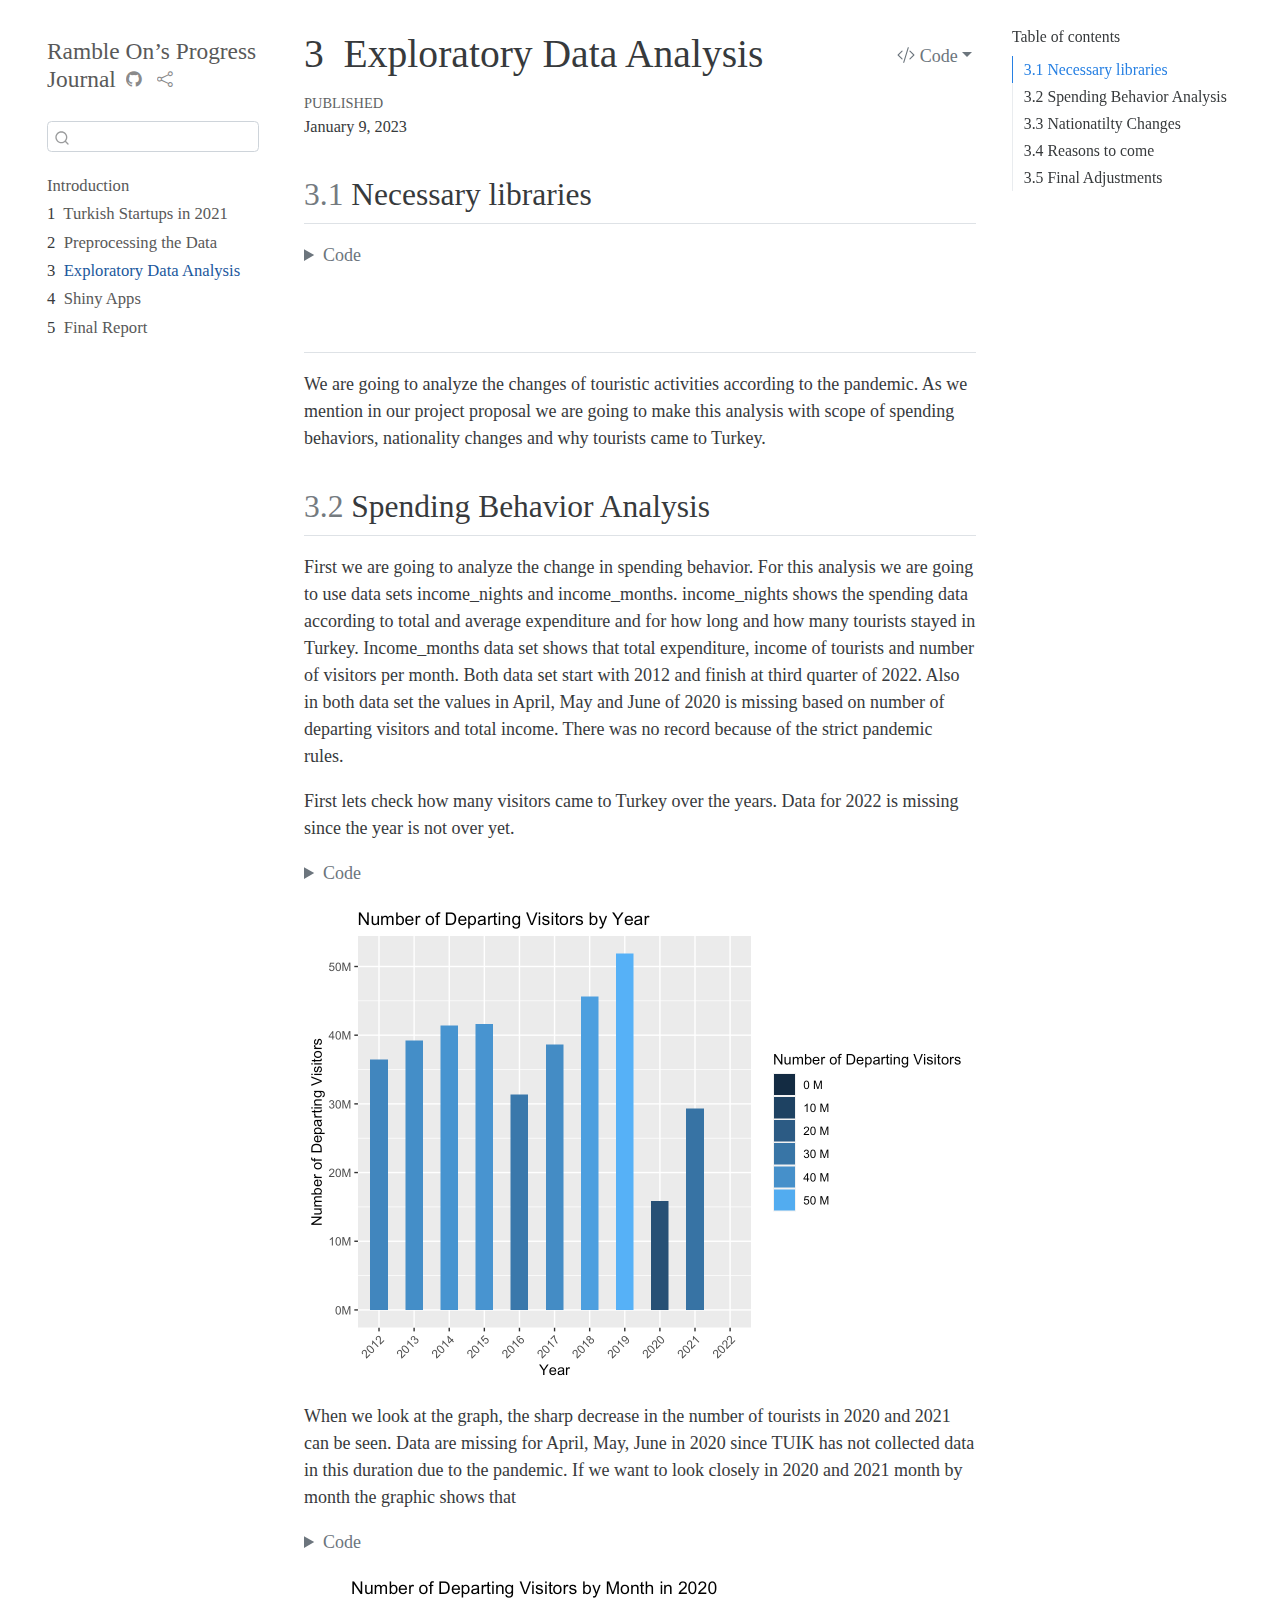
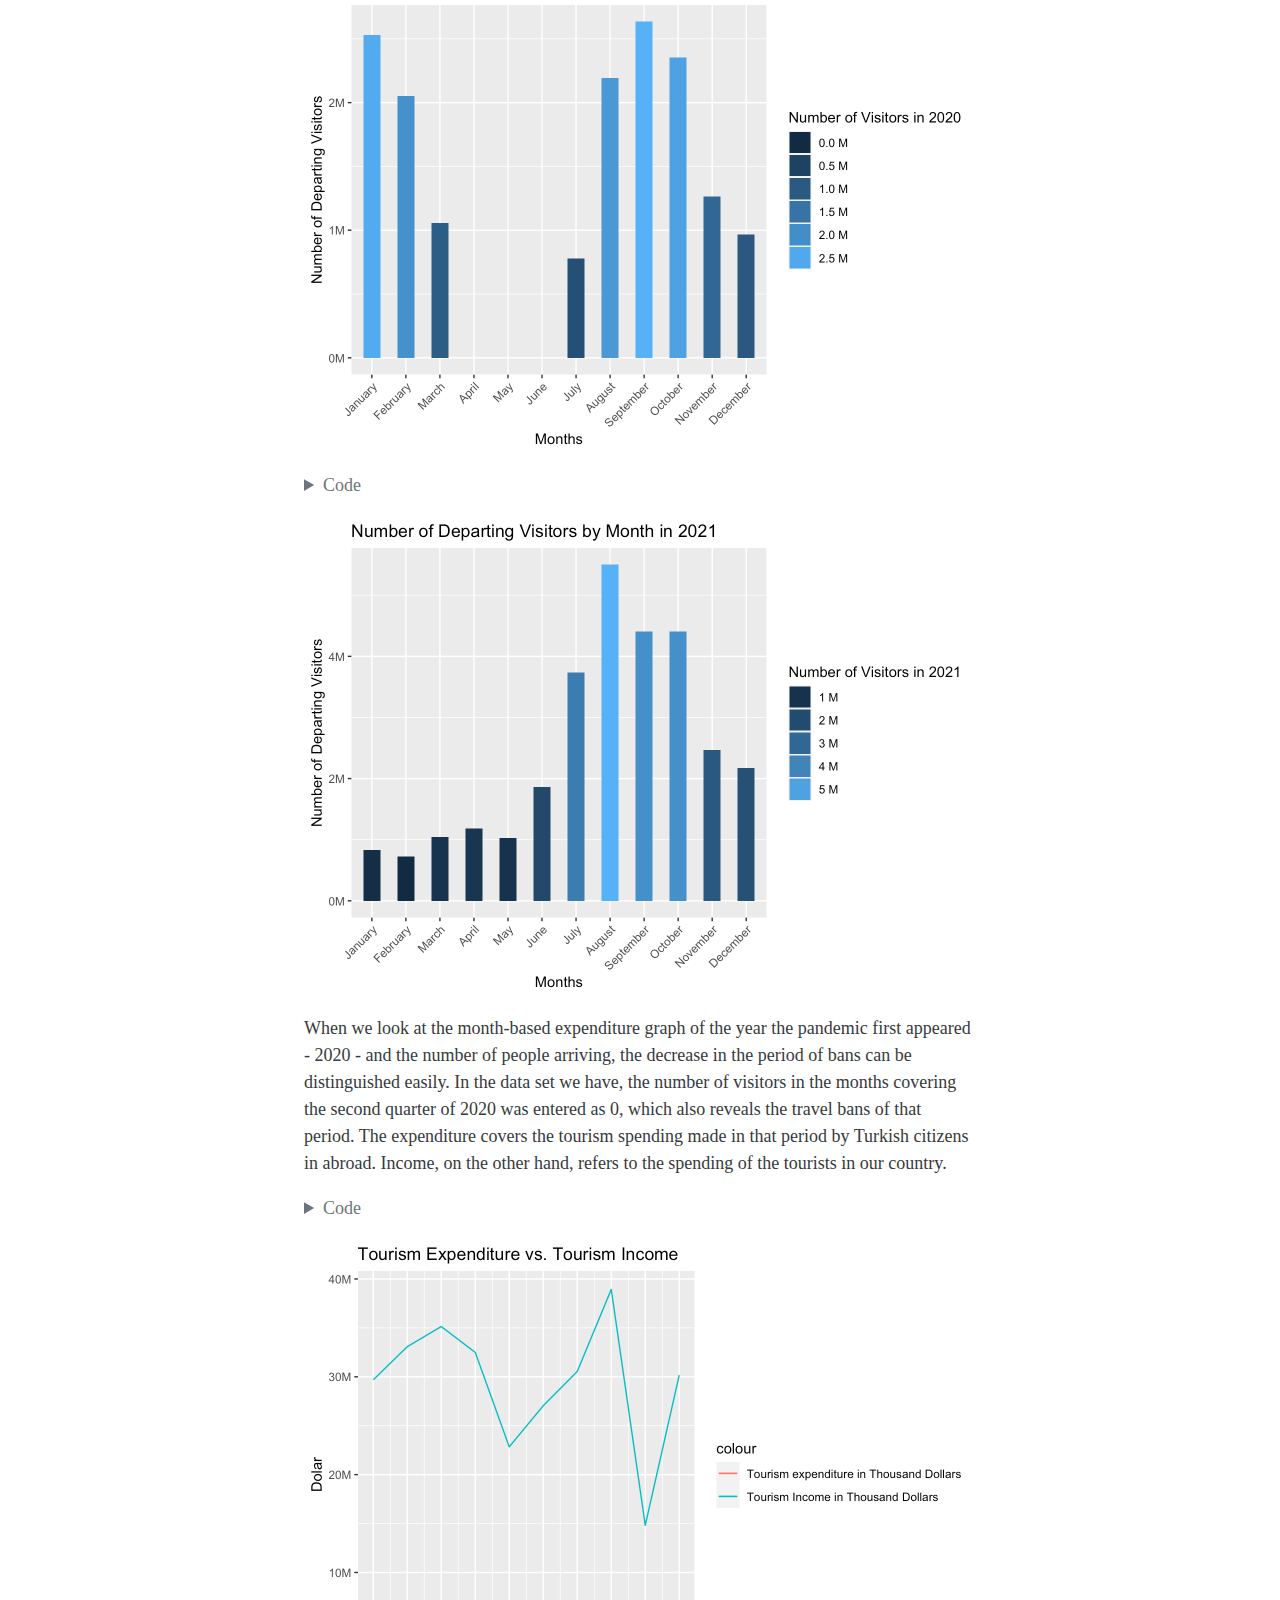
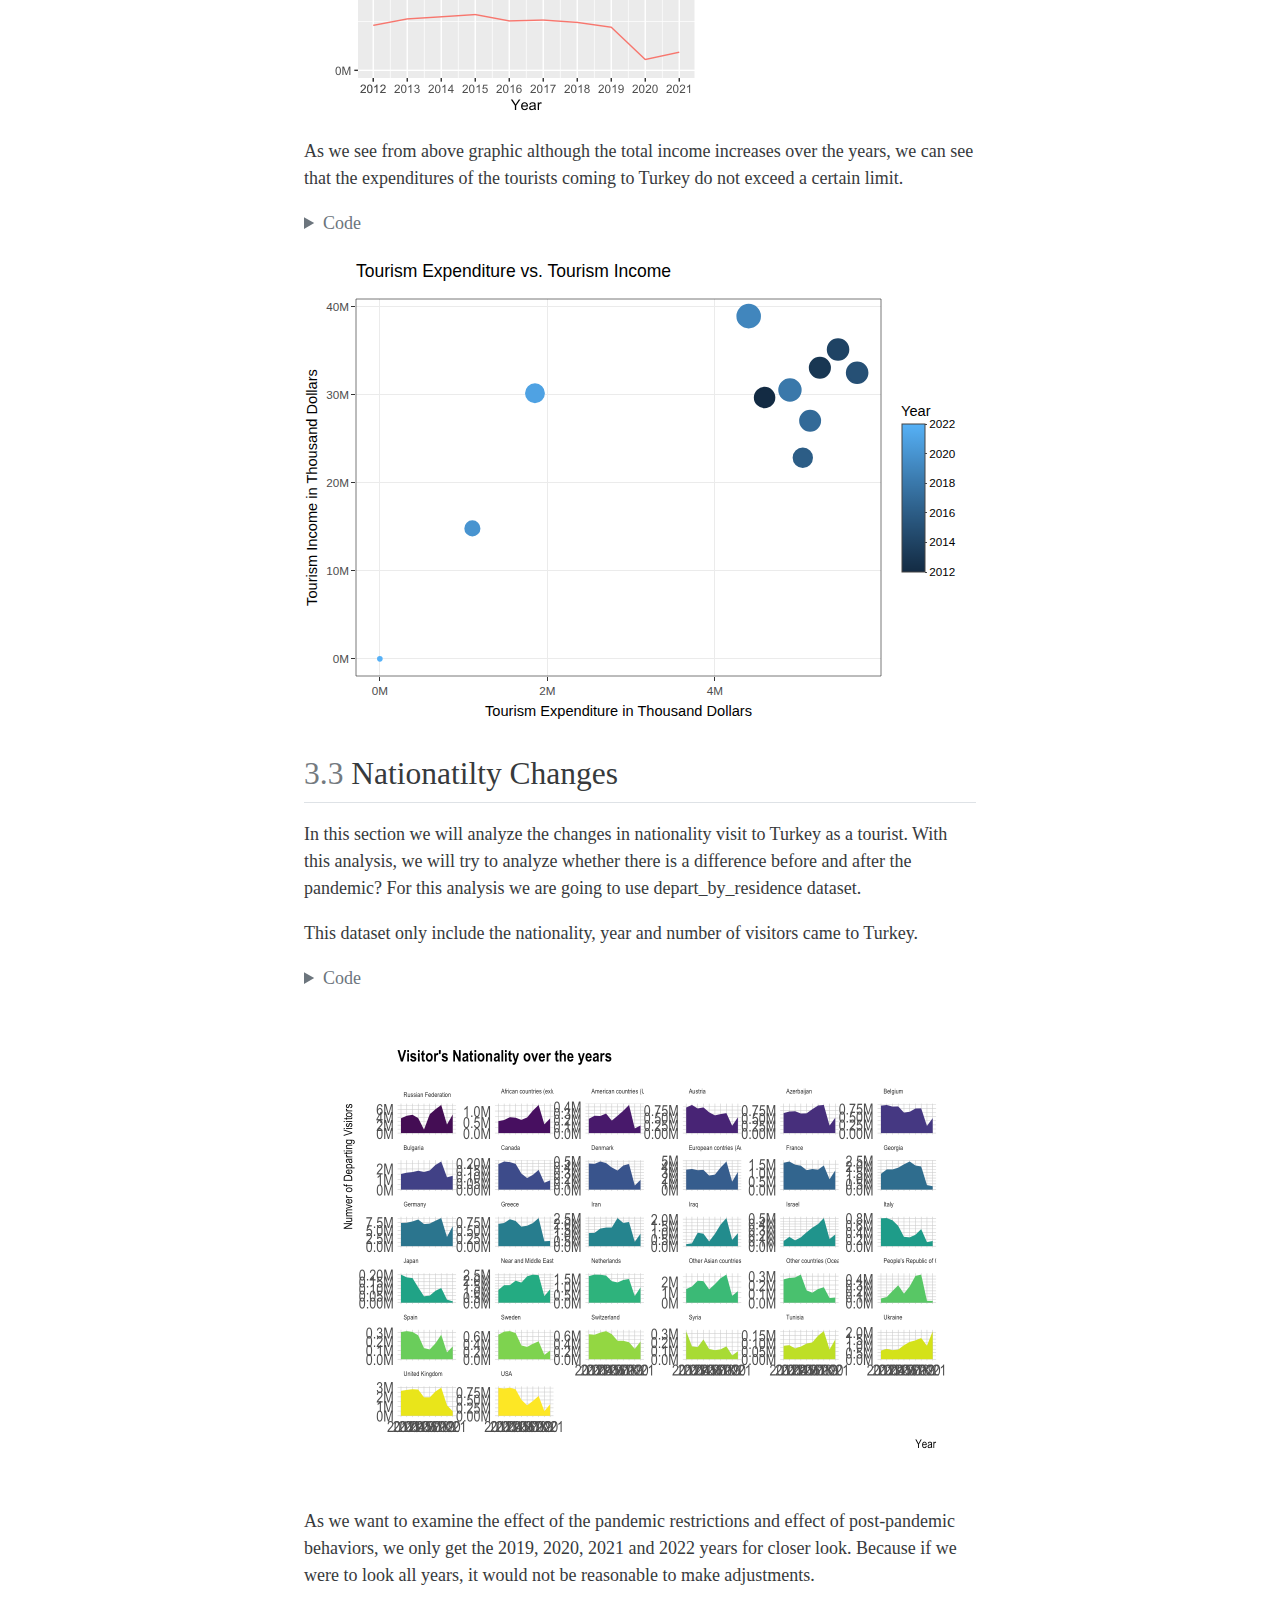
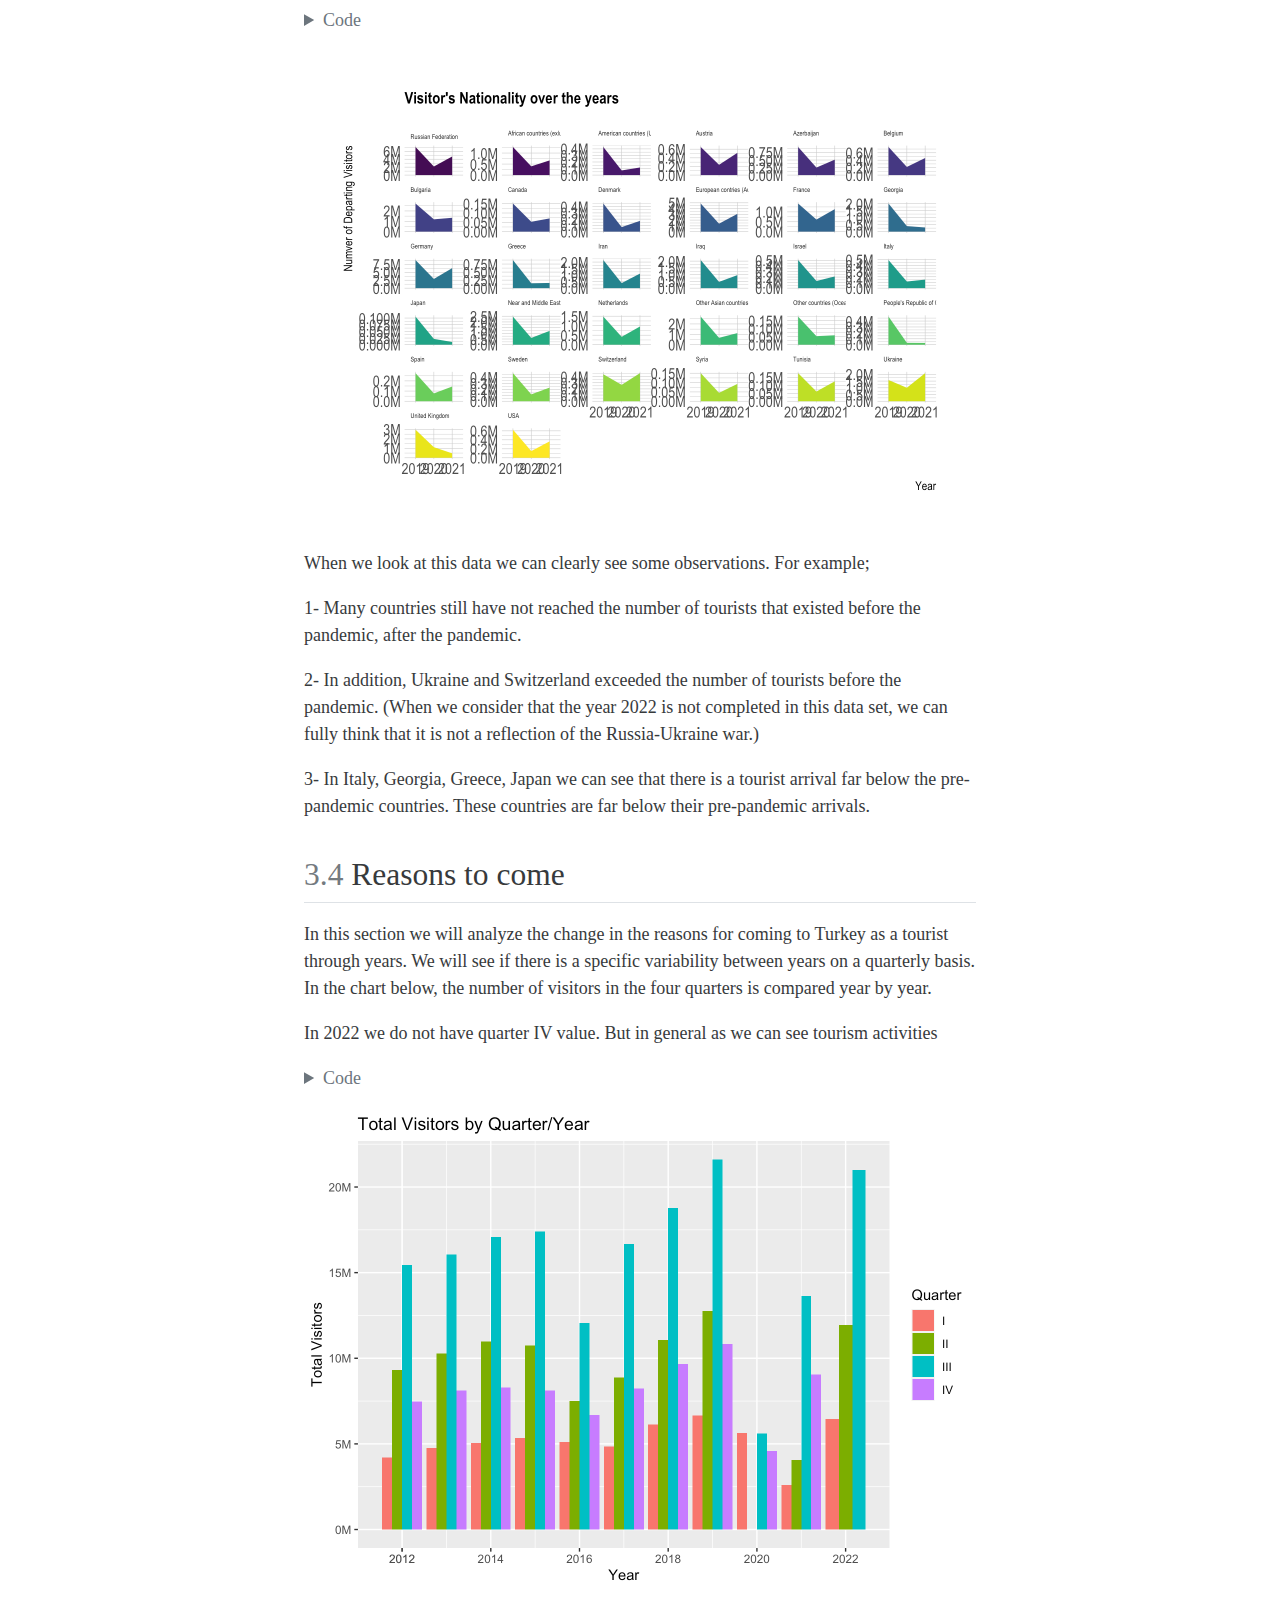
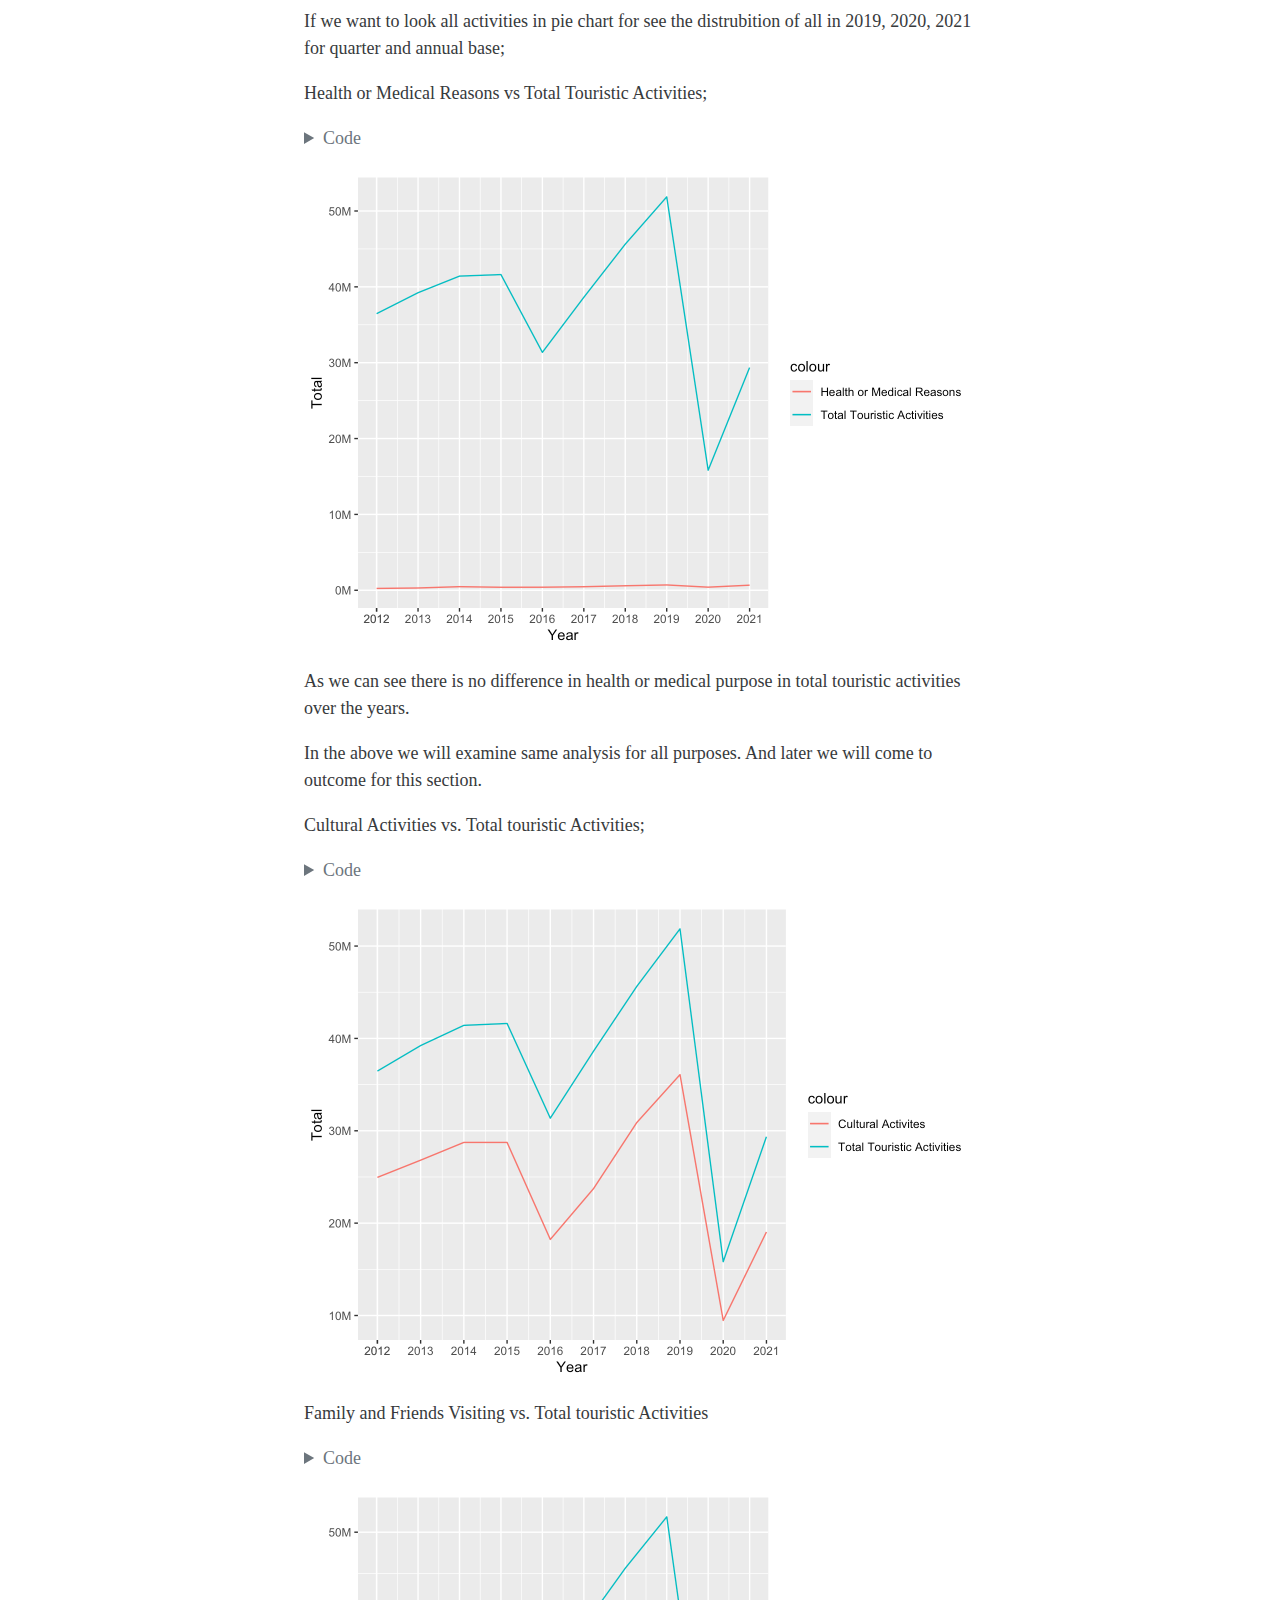
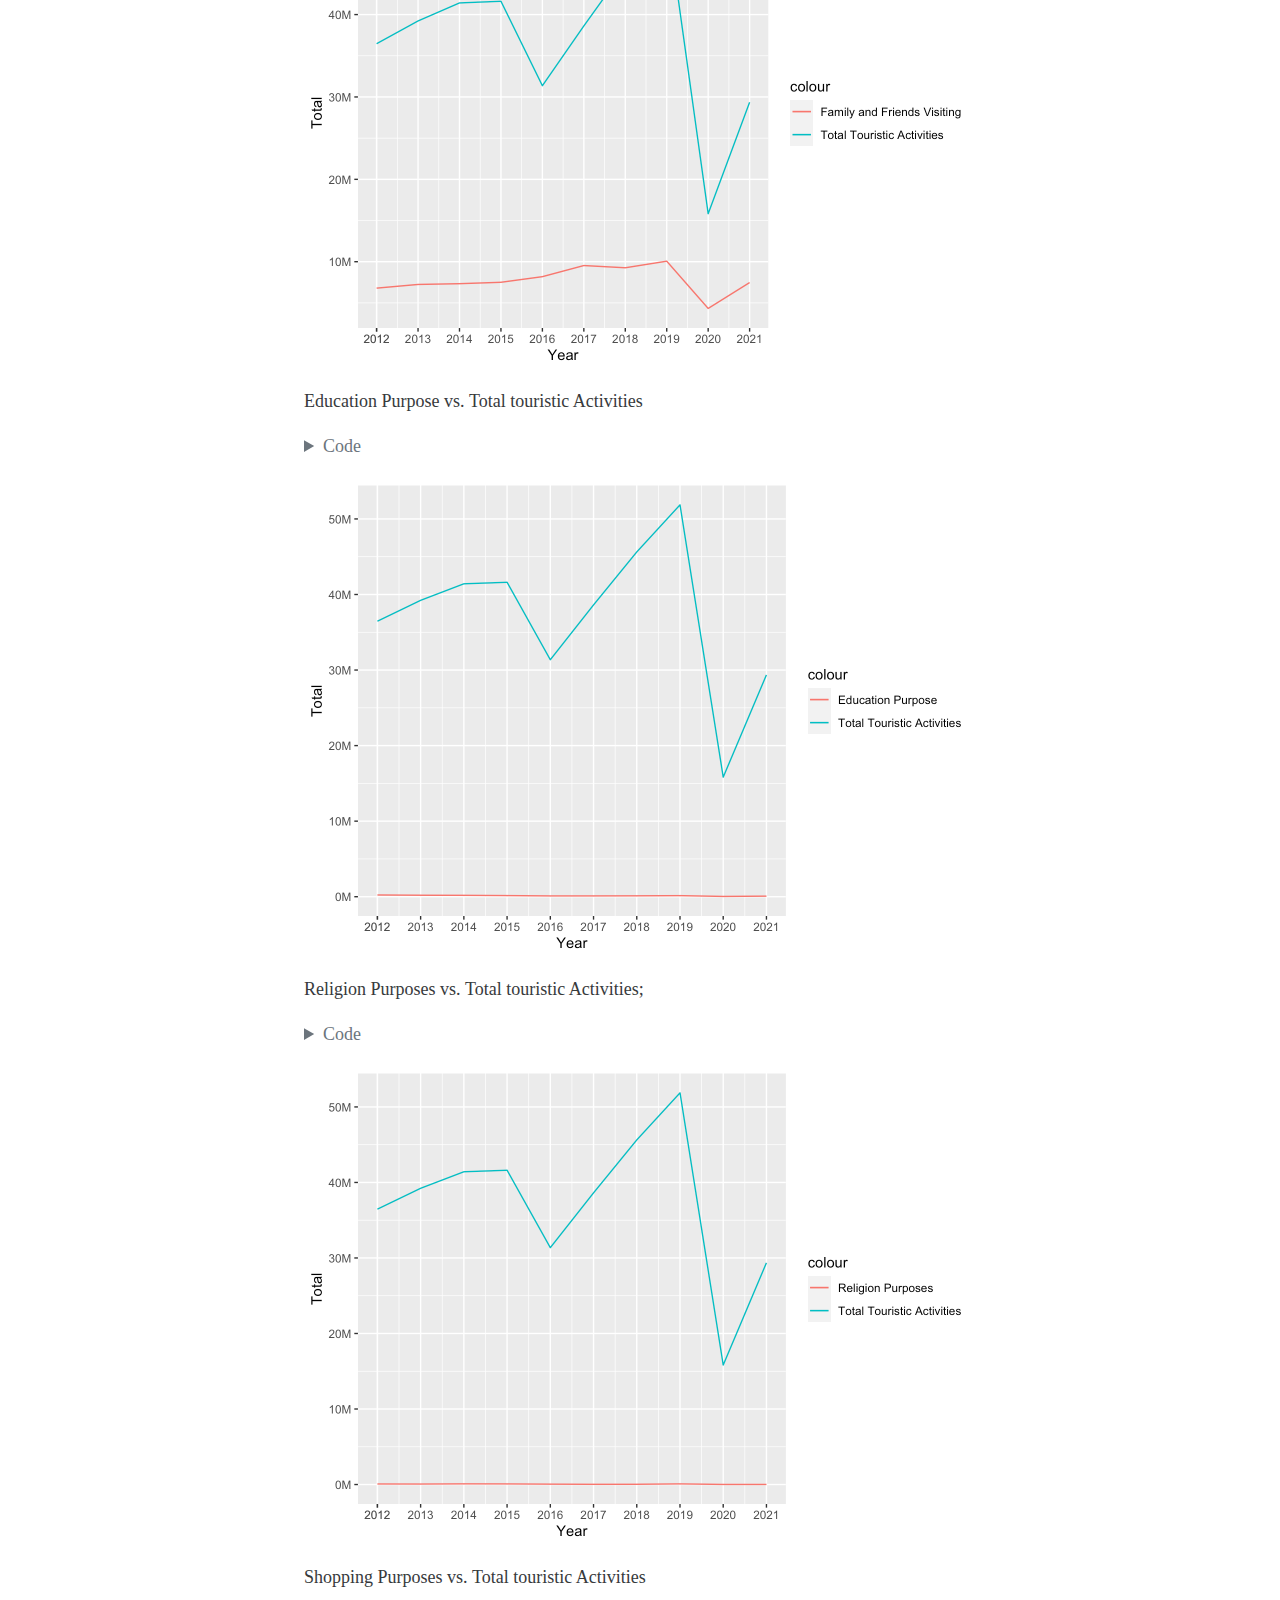
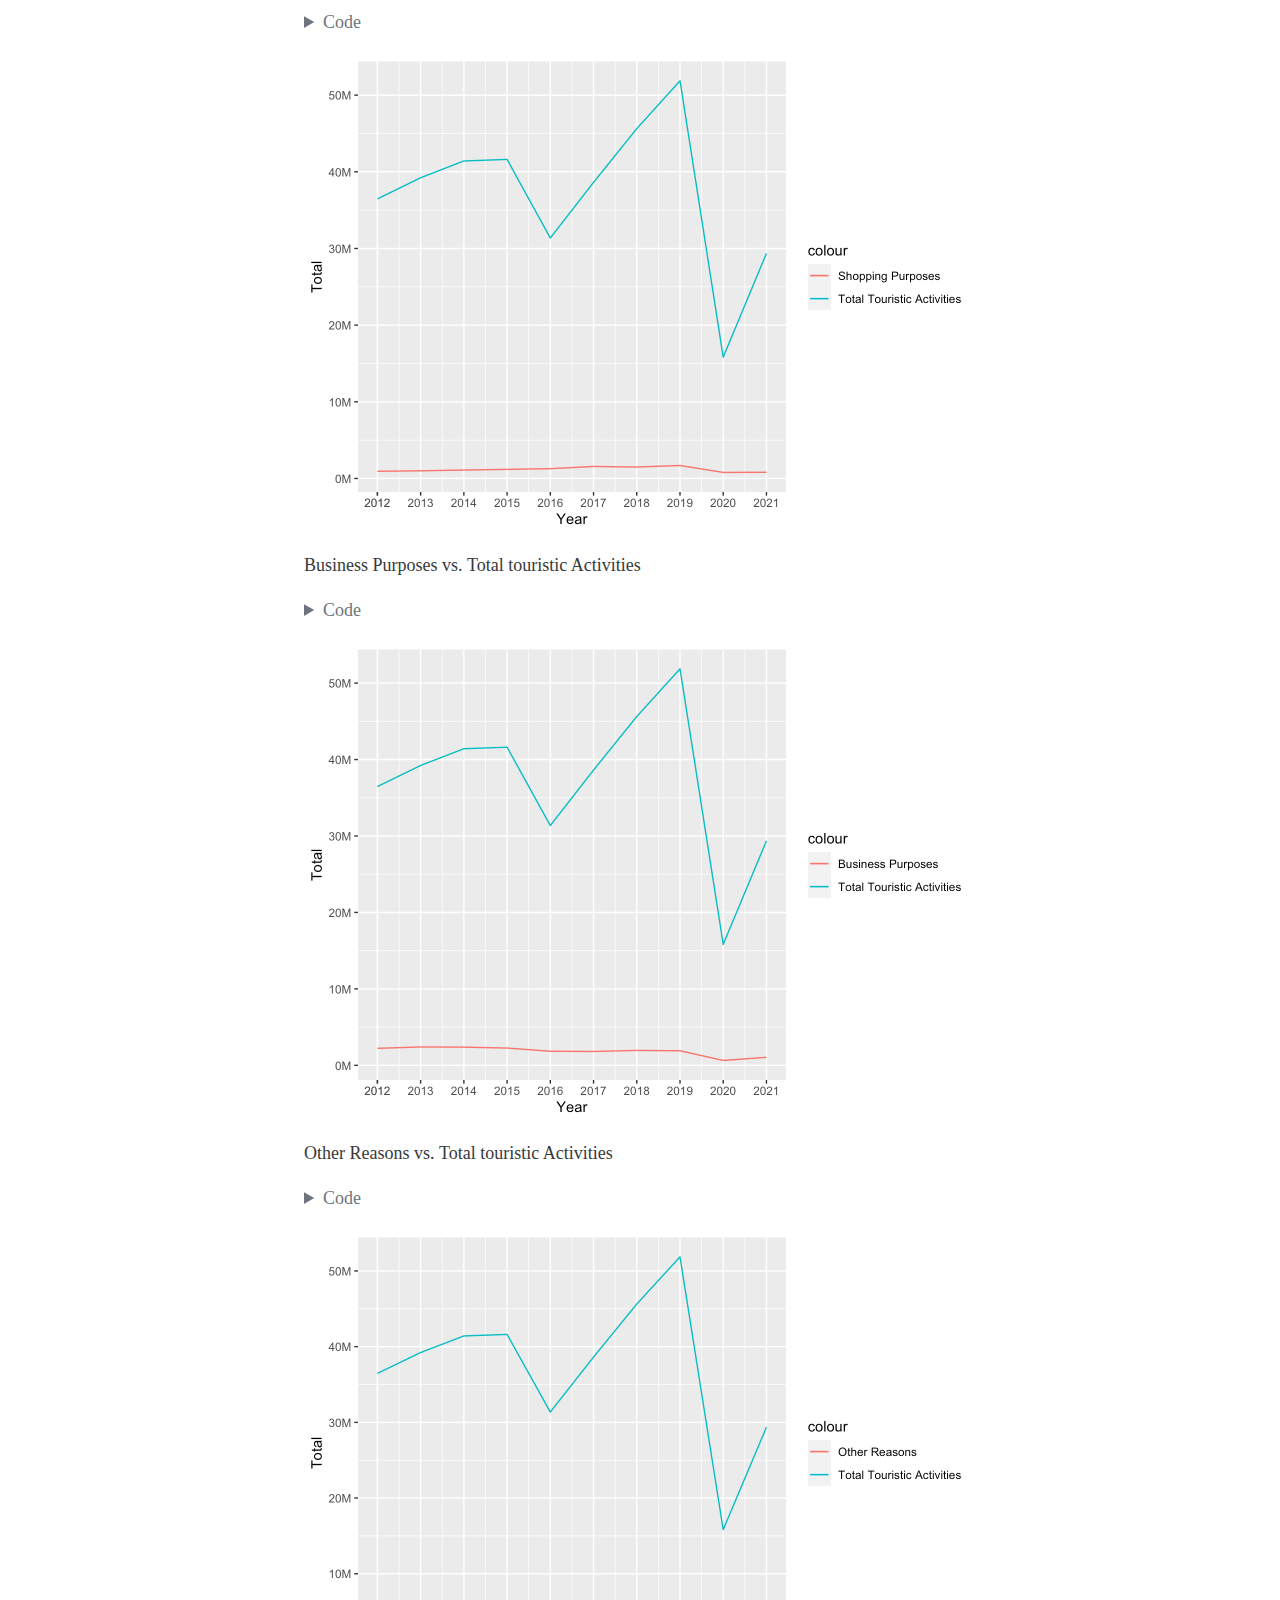
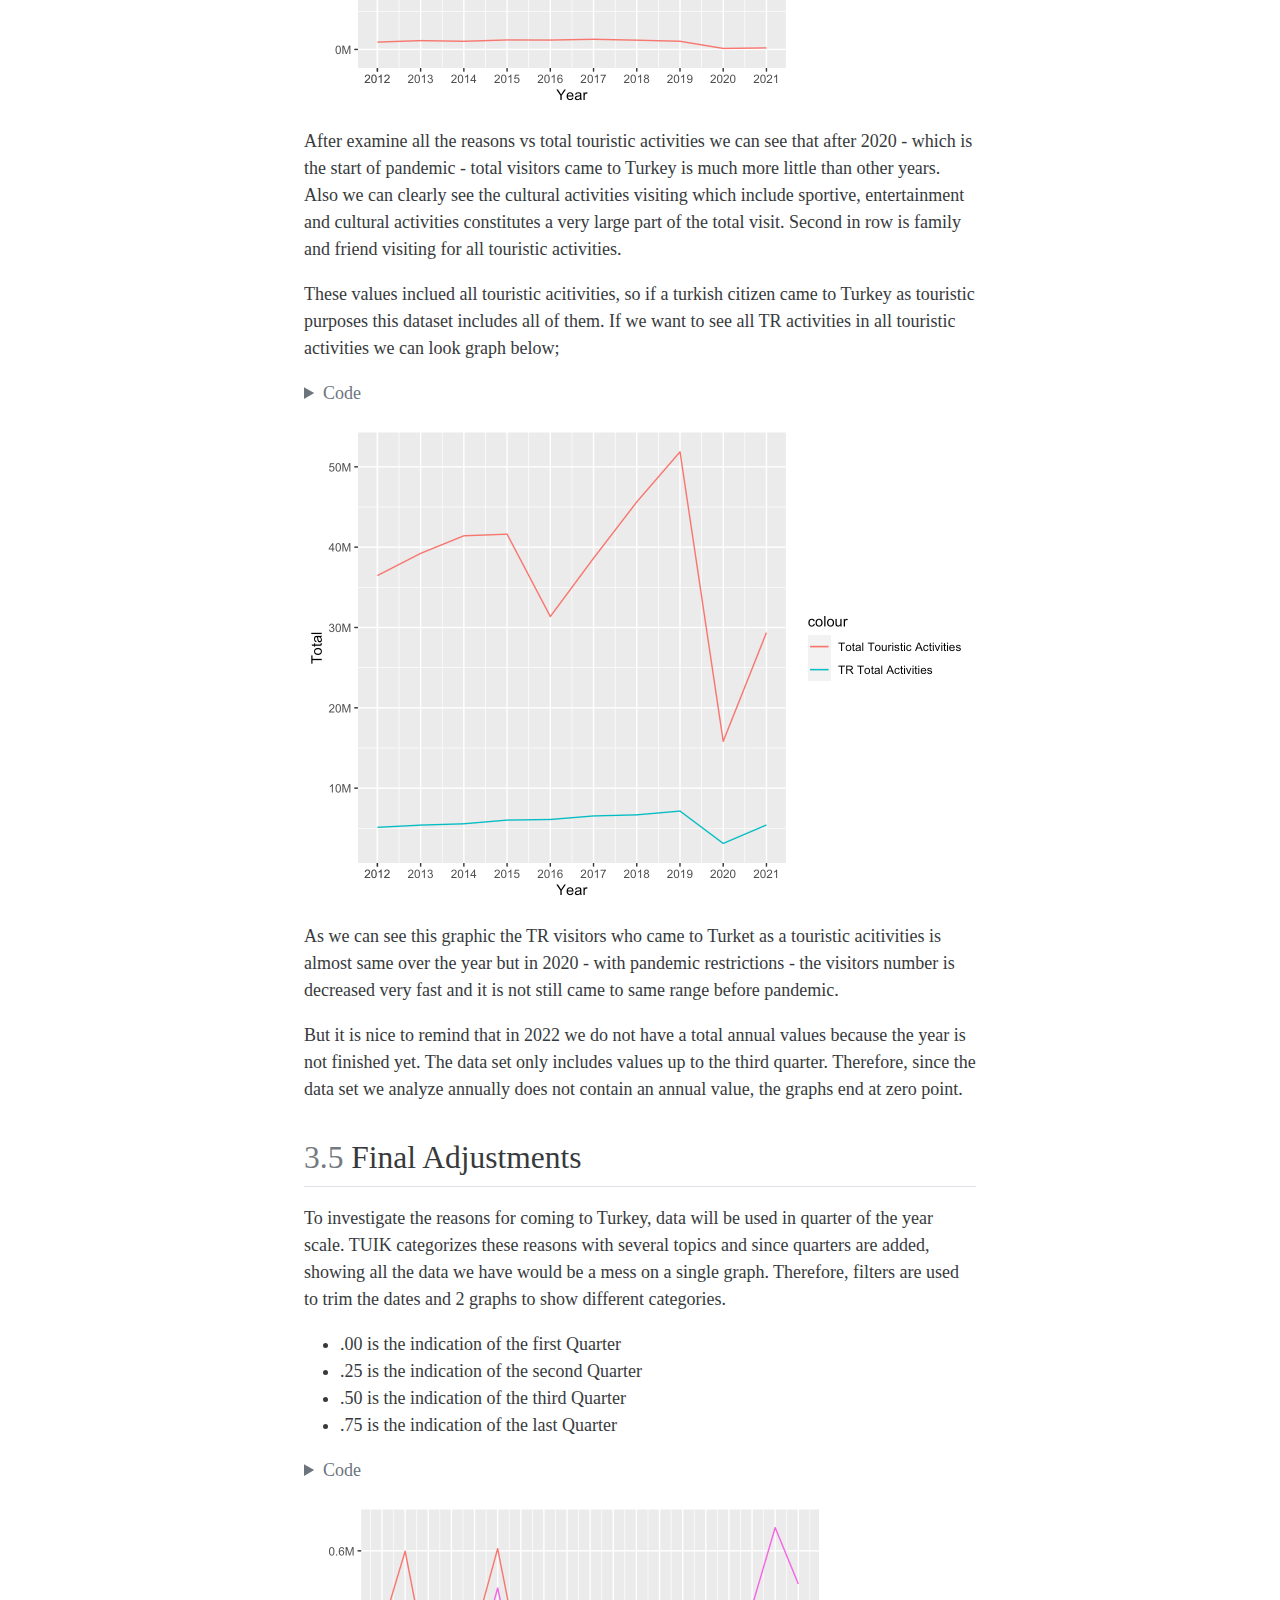
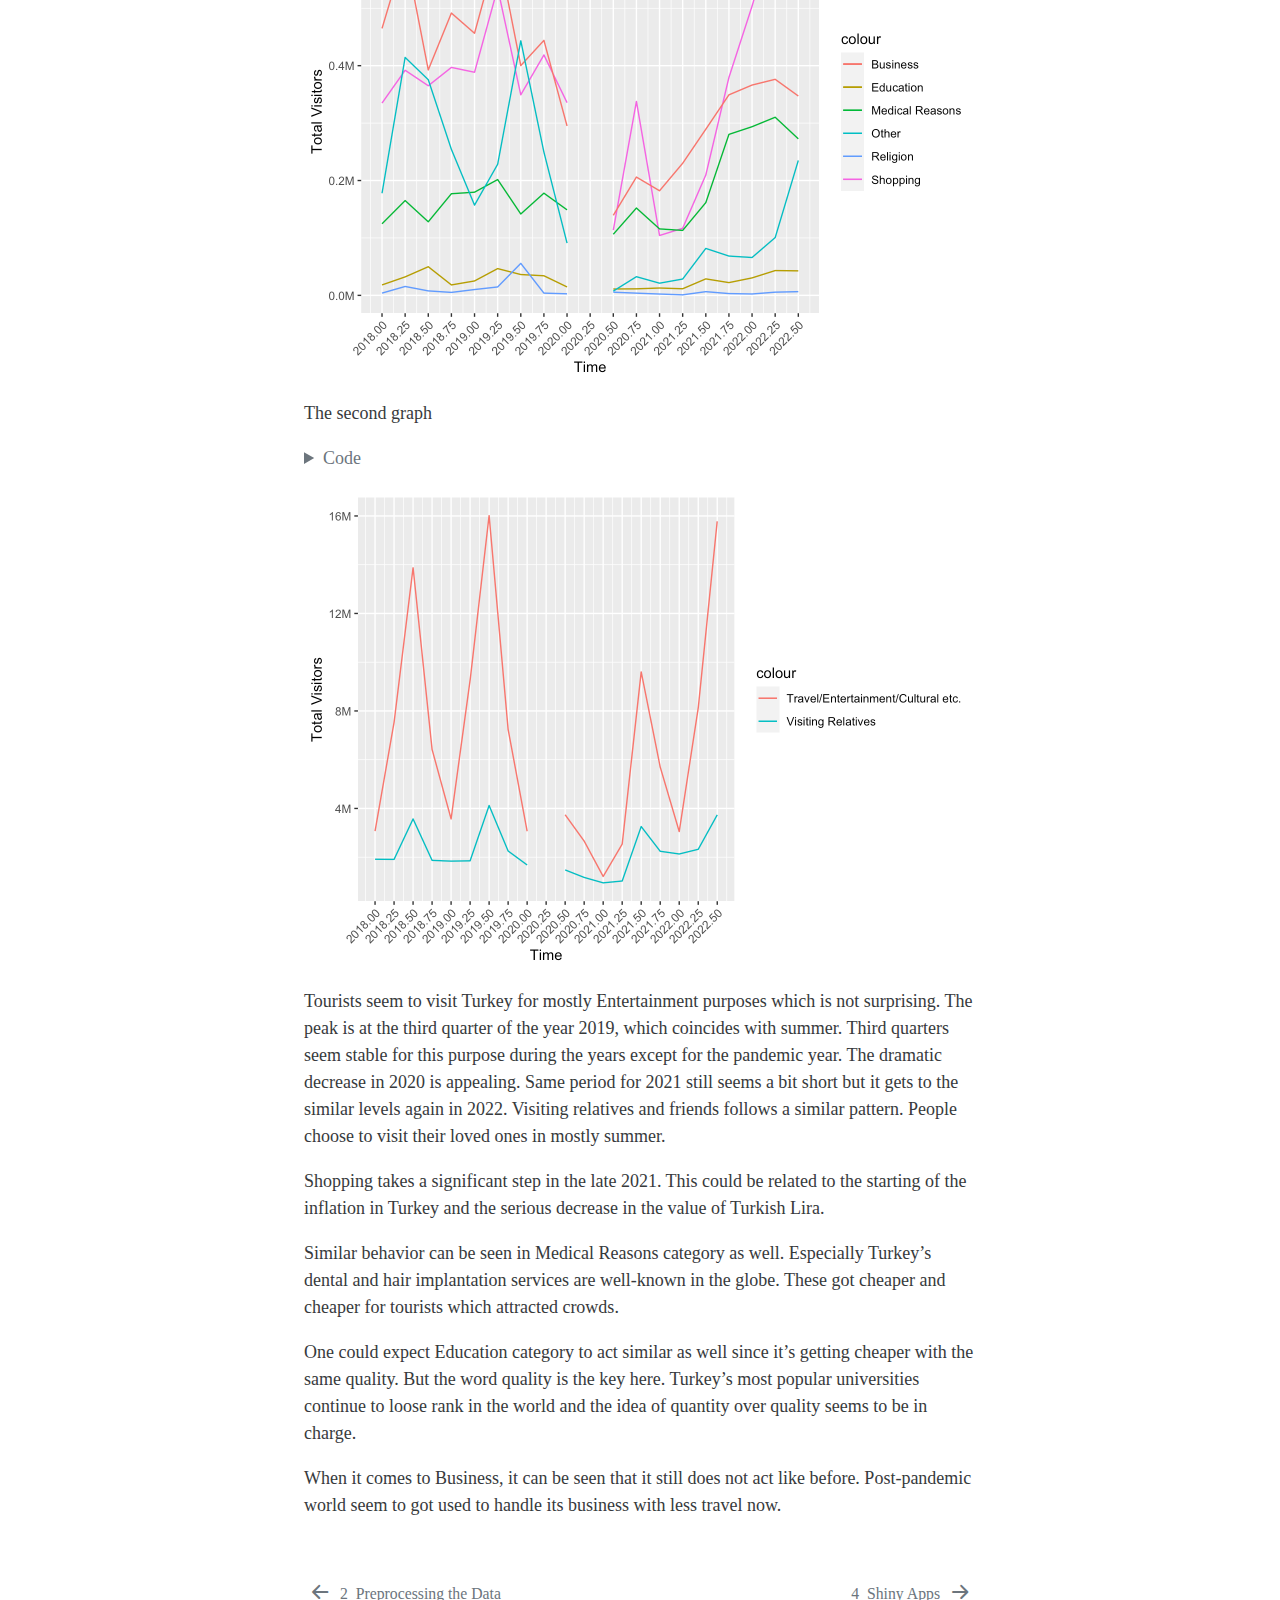
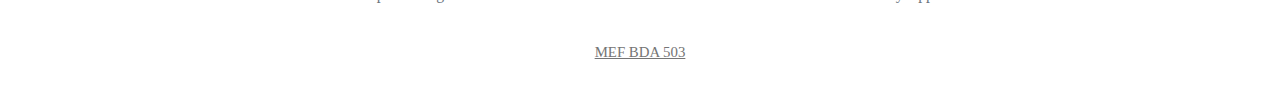
<file: docs/Exploratory Data Analysis.html>
<!DOCTYPE html>
<html xmlns="http://www.w3.org/1999/xhtml" lang="en" xml:lang="en"><head>

<meta charset="utf-8">
<meta name="generator" content="quarto-1.1.251">

<meta name="viewport" content="width=device-width, initial-scale=1.0, user-scalable=yes">

<meta name="dcterms.date" content="2023-01-09">

<title>Ramble On’s Progress Journal - 3&nbsp; Exploratory Data Analysis</title>
<style>
code{white-space: pre-wrap;}
span.smallcaps{font-variant: small-caps;}
div.columns{display: flex; gap: min(4vw, 1.5em);}
div.column{flex: auto; overflow-x: auto;}
div.hanging-indent{margin-left: 1.5em; text-indent: -1.5em;}
ul.task-list{list-style: none;}
ul.task-list li input[type="checkbox"] {
  width: 0.8em;
  margin: 0 0.8em 0.2em -1.6em;
  vertical-align: middle;
}
pre > code.sourceCode { white-space: pre; position: relative; }
pre > code.sourceCode > span { display: inline-block; line-height: 1.25; }
pre > code.sourceCode > span:empty { height: 1.2em; }
.sourceCode { overflow: visible; }
code.sourceCode > span { color: inherit; text-decoration: inherit; }
div.sourceCode { margin: 1em 0; }
pre.sourceCode { margin: 0; }
@media screen {
div.sourceCode { overflow: auto; }
}
@media print {
pre > code.sourceCode { white-space: pre-wrap; }
pre > code.sourceCode > span { text-indent: -5em; padding-left: 5em; }
}
pre.numberSource code
  { counter-reset: source-line 0; }
pre.numberSource code > span
  { position: relative; left: -4em; counter-increment: source-line; }
pre.numberSource code > span > a:first-child::before
  { content: counter(source-line);
    position: relative; left: -1em; text-align: right; vertical-align: baseline;
    border: none; display: inline-block;
    -webkit-touch-callout: none; -webkit-user-select: none;
    -khtml-user-select: none; -moz-user-select: none;
    -ms-user-select: none; user-select: none;
    padding: 0 4px; width: 4em;
    color: #aaaaaa;
  }
pre.numberSource { margin-left: 3em; border-left: 1px solid #aaaaaa;  padding-left: 4px; }
div.sourceCode
  {   }
@media screen {
pre > code.sourceCode > span > a:first-child::before { text-decoration: underline; }
}
code span.al { color: #ff0000; font-weight: bold; } /* Alert */
code span.an { color: #60a0b0; font-weight: bold; font-style: italic; } /* Annotation */
code span.at { color: #7d9029; } /* Attribute */
code span.bn { color: #40a070; } /* BaseN */
code span.bu { color: #008000; } /* BuiltIn */
code span.cf { color: #007020; font-weight: bold; } /* ControlFlow */
code span.ch { color: #4070a0; } /* Char */
code span.cn { color: #880000; } /* Constant */
code span.co { color: #60a0b0; font-style: italic; } /* Comment */
code span.cv { color: #60a0b0; font-weight: bold; font-style: italic; } /* CommentVar */
code span.do { color: #ba2121; font-style: italic; } /* Documentation */
code span.dt { color: #902000; } /* DataType */
code span.dv { color: #40a070; } /* DecVal */
code span.er { color: #ff0000; font-weight: bold; } /* Error */
code span.ex { } /* Extension */
code span.fl { color: #40a070; } /* Float */
code span.fu { color: #06287e; } /* Function */
code span.im { color: #008000; font-weight: bold; } /* Import */
code span.in { color: #60a0b0; font-weight: bold; font-style: italic; } /* Information */
code span.kw { color: #007020; font-weight: bold; } /* Keyword */
code span.op { color: #666666; } /* Operator */
code span.ot { color: #007020; } /* Other */
code span.pp { color: #bc7a00; } /* Preprocessor */
code span.sc { color: #4070a0; } /* SpecialChar */
code span.ss { color: #bb6688; } /* SpecialString */
code span.st { color: #4070a0; } /* String */
code span.va { color: #19177c; } /* Variable */
code span.vs { color: #4070a0; } /* VerbatimString */
code span.wa { color: #60a0b0; font-weight: bold; font-style: italic; } /* Warning */
</style>


<script src="site_libs/quarto-nav/quarto-nav.js"></script>
<script src="site_libs/quarto-nav/headroom.min.js"></script>
<script src="site_libs/clipboard/clipboard.min.js"></script>
<script src="site_libs/quarto-search/autocomplete.umd.js"></script>
<script src="site_libs/quarto-search/fuse.min.js"></script>
<script src="site_libs/quarto-search/quarto-search.js"></script>
<meta name="quarto:offset" content="./">
<link href="./Shinyapps.html" rel="next">
<link href="./Preprocessing.html" rel="prev">
<script src="site_libs/quarto-html/quarto.js"></script>
<script src="site_libs/quarto-html/popper.min.js"></script>
<script src="site_libs/quarto-html/tippy.umd.min.js"></script>
<script src="site_libs/quarto-html/anchor.min.js"></script>
<link href="site_libs/quarto-html/tippy.css" rel="stylesheet">
<link href="site_libs/quarto-html/quarto-syntax-highlighting.css" rel="stylesheet" id="quarto-text-highlighting-styles">
<script src="site_libs/bootstrap/bootstrap.min.js"></script>
<link href="site_libs/bootstrap/bootstrap-icons.css" rel="stylesheet">
<link href="site_libs/bootstrap/bootstrap.min.css" rel="stylesheet" id="quarto-bootstrap" data-mode="light">
<script id="quarto-search-options" type="application/json">{
  "location": "sidebar",
  "copy-button": false,
  "collapse-after": 3,
  "panel-placement": "start",
  "type": "textbox",
  "limit": 20,
  "language": {
    "search-no-results-text": "No results",
    "search-matching-documents-text": "matching documents",
    "search-copy-link-title": "Copy link to search",
    "search-hide-matches-text": "Hide additional matches",
    "search-more-match-text": "more match in this document",
    "search-more-matches-text": "more matches in this document",
    "search-clear-button-title": "Clear",
    "search-detached-cancel-button-title": "Cancel",
    "search-submit-button-title": "Submit"
  }
}</script>
<script src="site_libs/htmlwidgets-1.5.4/htmlwidgets.js"></script>
<script src="site_libs/plotly-binding-4.10.1/plotly.js"></script>
<script src="site_libs/typedarray-0.1/typedarray.min.js"></script>
<script src="site_libs/jquery-3.5.1/jquery.min.js"></script>
<link href="site_libs/crosstalk-1.2.0/css/crosstalk.min.css" rel="stylesheet">
<script src="site_libs/crosstalk-1.2.0/js/crosstalk.min.js"></script>
<link href="site_libs/plotly-htmlwidgets-css-2.11.1/plotly-htmlwidgets.css" rel="stylesheet">
<script src="site_libs/plotly-main-2.11.1/plotly-latest.min.js"></script>


</head>

<body class="nav-sidebar floating">

<div id="quarto-search-results"></div>
  <header id="quarto-header" class="headroom fixed-top">
  <nav class="quarto-secondary-nav" data-bs-toggle="collapse" data-bs-target="#quarto-sidebar" aria-controls="quarto-sidebar" aria-expanded="false" aria-label="Toggle sidebar navigation" onclick="if (window.quartoToggleHeadroom) { window.quartoToggleHeadroom(); }">
    <div class="container-fluid d-flex justify-content-between">
      <h1 class="quarto-secondary-nav-title"><span class="chapter-number">3</span>&nbsp; <span class="chapter-title">Exploratory Data Analysis</span></h1>
      <button type="button" class="quarto-btn-toggle btn" aria-label="Show secondary navigation">
        <i class="bi bi-chevron-right"></i>
      </button>
    </div>
  </nav>
</header>
<!-- content -->
<div id="quarto-content" class="quarto-container page-columns page-rows-contents page-layout-article">
<!-- sidebar -->
  <nav id="quarto-sidebar" class="sidebar collapse sidebar-navigation floating overflow-auto">
    <div class="pt-lg-2 mt-2 text-left sidebar-header">
    <div class="sidebar-title mb-0 py-0">
      <a href="./">Ramble On’s Progress Journal</a> 
        <div class="sidebar-tools-main">
    <a href="https://github.com/pjournal/mef06g-ramble-on" title="Source Code" class="sidebar-tool px-1"><i class="bi bi-github"></i></a>
    <a href="" title="Share" id="sidebar-tool-dropdown-0" class="sidebar-tool dropdown-toggle px-1" data-bs-toggle="dropdown" aria-expanded="false"><i class="bi bi-share"></i></a>
    <ul class="dropdown-menu" aria-labelledby="sidebar-tool-dropdown-0">
        <li>
          <a class="dropdown-item sidebar-tools-main-item" href="https://twitter.com/intent/tweet?url=|url|">
            <i class="bi bi-bi-twitter pe-1"></i>
          Twitter
          </a>
        </li>
        <li>
          <a class="dropdown-item sidebar-tools-main-item" href="https://www.facebook.com/sharer/sharer.php?u=|url|">
            <i class="bi bi-bi-facebook pe-1"></i>
          Facebook
          </a>
        </li>
    </ul>
</div>
    </div>
      </div>
      <div class="mt-2 flex-shrink-0 align-items-center">
        <div class="sidebar-search">
        <div id="quarto-search" class="" title="Search"></div>
        </div>
      </div>
    <div class="sidebar-menu-container"> 
    <ul class="list-unstyled mt-1">
        <li class="sidebar-item">
  <div class="sidebar-item-container"> 
  <a href="./index.html" class="sidebar-item-text sidebar-link">Introduction</a>
  </div>
</li>
        <li class="sidebar-item">
  <div class="sidebar-item-container"> 
  <a href="./assignment1.html" class="sidebar-item-text sidebar-link"><span class="chapter-number">1</span>&nbsp; <span class="chapter-title">Turkish Startups in 2021</span></a>
  </div>
</li>
        <li class="sidebar-item">
  <div class="sidebar-item-container"> 
  <a href="./Preprocessing.html" class="sidebar-item-text sidebar-link"><span class="chapter-number">2</span>&nbsp; <span class="chapter-title">Preprocessing the Data</span></a>
  </div>
</li>
        <li class="sidebar-item">
  <div class="sidebar-item-container"> 
  <a href="./Exploratory Data Analysis.html" class="sidebar-item-text sidebar-link active"><span class="chapter-number">3</span>&nbsp; <span class="chapter-title">Exploratory Data Analysis</span></a>
  </div>
</li>
        <li class="sidebar-item">
  <div class="sidebar-item-container"> 
  <a href="./Shinyapps.html" class="sidebar-item-text sidebar-link"><span class="chapter-number">4</span>&nbsp; <span class="chapter-title">Shiny Apps</span></a>
  </div>
</li>
        <li class="sidebar-item">
  <div class="sidebar-item-container"> 
  <a href="./The Final Report.html" class="sidebar-item-text sidebar-link"><span class="chapter-number">5</span>&nbsp; <span class="chapter-title">Final Report</span></a>
  </div>
</li>
    </ul>
    </div>
</nav>
<!-- margin-sidebar -->
    <div id="quarto-margin-sidebar" class="sidebar margin-sidebar">
        <nav id="TOC" role="doc-toc" class="toc-active">
    <h2 id="toc-title">Table of contents</h2>
   
  <ul>
  <li><a href="#necessary-libraries" id="toc-necessary-libraries" class="nav-link active" data-scroll-target="#necessary-libraries"><span class="toc-section-number">3.1</span>  Necessary libraries</a></li>
  <li><a href="#section" id="toc-section" class="nav-link" data-scroll-target="#section"></a></li>
  <li><a href="#spending-behavior-analysis" id="toc-spending-behavior-analysis" class="nav-link" data-scroll-target="#spending-behavior-analysis"><span class="toc-section-number">3.2</span>  Spending Behavior Analysis</a></li>
  <li><a href="#nationatilty-changes" id="toc-nationatilty-changes" class="nav-link" data-scroll-target="#nationatilty-changes"><span class="toc-section-number">3.3</span>  Nationatilty Changes</a></li>
  <li><a href="#reasons-to-come" id="toc-reasons-to-come" class="nav-link" data-scroll-target="#reasons-to-come"><span class="toc-section-number">3.4</span>  Reasons to come</a></li>
  <li><a href="#final-adjustments" id="toc-final-adjustments" class="nav-link" data-scroll-target="#final-adjustments"><span class="toc-section-number">3.5</span>  Final Adjustments</a></li>
  </ul>
</nav>
    </div>
<!-- main -->
<main class="content" id="quarto-document-content">

<header id="title-block-header" class="quarto-title-block default">
<div class="quarto-title">
<div class="quarto-title-block"><div><h1 class="title d-none d-lg-block"><span class="chapter-number">3</span>&nbsp; <span class="chapter-title">Exploratory Data Analysis</span></h1><button type="button" class="btn code-tools-button dropdown-toggle" id="quarto-code-tools-menu" data-bs-toggle="dropdown" aria-expanded="false"><i class="bi"></i> Code</button><ul class="dropdown-menu dropdown-menu-end" aria-labelelledby="quarto-code-tools-menu"><li><a id="quarto-show-all-code" class="dropdown-item" href="javascript:void(0)" role="button">Show All Code</a></li><li><a id="quarto-hide-all-code" class="dropdown-item" href="javascript:void(0)" role="button">Hide All Code</a></li><li><hr class="dropdown-divider"></li><li><a id="quarto-view-source" class="dropdown-item" href="javascript:void(0)" role="button">View Source</a></li></ul></div></div>
</div>



<div class="quarto-title-meta">

    
    <div>
    <div class="quarto-title-meta-heading">Published</div>
    <div class="quarto-title-meta-contents">
      <p class="date">January 9, 2023</p>
    </div>
  </div>
    
  </div>
  

</header>

<style>
body {
  font-family: Calibri;
}
pre {
  color: #708090
}

</style>
<section id="necessary-libraries" class="level2" data-number="3.1">
<h2 data-number="3.1" class="anchored" data-anchor-id="necessary-libraries"><span class="header-section-number">3.1</span> Necessary libraries</h2>
<div class="cell">
<details>
<summary>Code</summary>
<div class="sourceCode cell-code" id="cb1"><pre class="sourceCode r code-with-copy"><code class="sourceCode r"><span id="cb1-1"><a href="#cb1-1" aria-hidden="true" tabindex="-1"></a><span class="fu">library</span>(tidyverse)</span>
<span id="cb1-2"><a href="#cb1-2" aria-hidden="true" tabindex="-1"></a><span class="fu">library</span>(dplyr)</span>
<span id="cb1-3"><a href="#cb1-3" aria-hidden="true" tabindex="-1"></a><span class="fu">library</span>(tidyr)</span>
<span id="cb1-4"><a href="#cb1-4" aria-hidden="true" tabindex="-1"></a><span class="fu">library</span>(ggplot2)</span>
<span id="cb1-5"><a href="#cb1-5" aria-hidden="true" tabindex="-1"></a><span class="fu">library</span>(reshape2)</span>
<span id="cb1-6"><a href="#cb1-6" aria-hidden="true" tabindex="-1"></a><span class="fu">library</span>(plotly)</span>
<span id="cb1-7"><a href="#cb1-7" aria-hidden="true" tabindex="-1"></a><span class="fu">library</span>(gapminder)</span>
<span id="cb1-8"><a href="#cb1-8" aria-hidden="true" tabindex="-1"></a><span class="fu">library</span>(scales)</span>
<span id="cb1-9"><a href="#cb1-9" aria-hidden="true" tabindex="-1"></a><span class="fu">library</span>(hrbrthemes)</span>
<span id="cb1-10"><a href="#cb1-10" aria-hidden="true" tabindex="-1"></a><span class="fu">library</span>(viridis)</span>
<span id="cb1-11"><a href="#cb1-11" aria-hidden="true" tabindex="-1"></a><span class="fu">library</span>(wordcloud2)</span></code><button title="Copy to Clipboard" class="code-copy-button"><i class="bi"></i></button></pre></div>
</details>
</div>
</section>
<section id="section" class="level2 unnumbered">
<h2 class="unnumbered anchored" data-anchor-id="section"></h2>
<p>We are going to analyze the changes of touristic activities according to the pandemic. As we mention in our project proposal we are going to make this analysis with scope of spending behaviors, nationality changes and why tourists came to Turkey.</p>
</section>
<section id="spending-behavior-analysis" class="level2" data-number="3.2">
<h2 data-number="3.2" class="anchored" data-anchor-id="spending-behavior-analysis"><span class="header-section-number">3.2</span> Spending Behavior Analysis</h2>
<p>First we are going to analyze the change in spending behavior. For this analysis we are going to use data sets income_nights and income_months. income_nights shows the spending data according to total and average expenditure and for how long and how many tourists stayed in Turkey. Income_months data set shows that total expenditure, income of tourists and number of visitors per month. Both data set start with 2012 and finish at third quarter of 2022. Also in both data set the values in April, May and June of 2020 is missing based on number of departing visitors and total income. There was no record because of the strict pandemic rules.</p>
<p>First lets check how many visitors came to Turkey over the years. Data for 2022 is missing since the year is not over yet.</p>
<div class="cell">
<details>
<summary>Code</summary>
<div class="sourceCode cell-code" id="cb2"><pre class="sourceCode r code-with-copy"><code class="sourceCode r"><span id="cb2-1"><a href="#cb2-1" aria-hidden="true" tabindex="-1"></a>income_nights <span class="ot">&lt;-</span> <span class="fu">readRDS</span>(<span class="fu">url</span>(<span class="st">"https://github.com/pjournal/mef06g-ramble-on/blob/main/term_project/income_nights.rds?raw=true"</span>))</span>
<span id="cb2-2"><a href="#cb2-2" aria-hidden="true" tabindex="-1"></a></span>
<span id="cb2-3"><a href="#cb2-3" aria-hidden="true" tabindex="-1"></a></span>
<span id="cb2-4"><a href="#cb2-4" aria-hidden="true" tabindex="-1"></a>income_months <span class="ot">&lt;-</span> <span class="fu">readRDS</span>(<span class="fu">url</span>(<span class="st">"https://github.com/pjournal/mef06g-ramble-on/blob/main/term_project/income_months.rds?raw=true"</span>))</span>
<span id="cb2-5"><a href="#cb2-5" aria-hidden="true" tabindex="-1"></a></span>
<span id="cb2-6"><a href="#cb2-6" aria-hidden="true" tabindex="-1"></a>income_n1 <span class="ot">&lt;-</span> <span class="fu">filter</span>(income_nights, Quarter <span class="sc">%in%</span> <span class="fu">c</span>(<span class="st">"Anual"</span>))</span>
<span id="cb2-7"><a href="#cb2-7" aria-hidden="true" tabindex="-1"></a></span>
<span id="cb2-8"><a href="#cb2-8" aria-hidden="true" tabindex="-1"></a><span class="fu">ggplot</span>(income_n1, <span class="fu">aes</span>(<span class="at">x =</span> <span class="fu">factor</span>(Year), <span class="at">y=</span> Number_of_Departing_Visitors, <span class="at">fill =</span> Number_of_Departing_Visitors, ))<span class="sc">+</span></span>
<span id="cb2-9"><a href="#cb2-9" aria-hidden="true" tabindex="-1"></a>  <span class="fu">geom_col</span>(<span class="at">width =</span> <span class="fl">0.5</span>) <span class="sc">+</span> <span class="fu">theme</span>(<span class="at">axis.text.x =</span> <span class="fu">element_text</span>(<span class="at">angle =</span> <span class="dv">45</span>, <span class="at">hjust =</span> <span class="dv">1</span>))<span class="sc">+</span></span>
<span id="cb2-10"><a href="#cb2-10" aria-hidden="true" tabindex="-1"></a>  <span class="fu">ggtitle</span>(<span class="st">"Number of Departing Visitors by Year"</span>) <span class="sc">+</span></span>
<span id="cb2-11"><a href="#cb2-11" aria-hidden="true" tabindex="-1"></a>  <span class="fu">xlab</span>(<span class="st">"Year"</span>) <span class="sc">+</span> <span class="fu">ylab</span>(<span class="st">"Number of Departing Visitors"</span>) <span class="sc">+</span> </span>
<span id="cb2-12"><a href="#cb2-12" aria-hidden="true" tabindex="-1"></a>  <span class="fu">scale_y_continuous</span>(<span class="at">labels =</span> <span class="fu">label_number</span>(<span class="at">suffix =</span> <span class="st">"M"</span>, <span class="at">scale =</span> <span class="fl">1e-6</span>)) <span class="sc">+</span> </span>
<span id="cb2-13"><a href="#cb2-13" aria-hidden="true" tabindex="-1"></a>  <span class="fu">scale_fill_continuous</span>(<span class="at">labels =</span> <span class="fu">unit_format</span>(<span class="at">unit =</span> <span class="st">"M"</span>, <span class="at">scale =</span> <span class="fl">1e-6</span>)) <span class="sc">+</span></span>
<span id="cb2-14"><a href="#cb2-14" aria-hidden="true" tabindex="-1"></a>  <span class="fu">guides</span>(<span class="at">fill=</span><span class="fu">guide_legend</span>(<span class="at">title=</span><span class="st">"Number of Departing Visitors"</span>))</span></code><button title="Copy to Clipboard" class="code-copy-button"><i class="bi"></i></button></pre></div>
</details>
<div class="cell-output-display">
<p><img src="Exploratory-Data-Analysis_files/figure-html/unnamed-chunk-2-1.png" class="img-fluid" width="672"></p>
</div>
</div>
<p>When we look at the graph, the sharp decrease in the number of tourists in 2020 and 2021 can be seen. Data are missing for April, May, June in 2020 since TUIK has not collected data in this duration due to the pandemic. If we want to look closely in 2020 and 2021 month by month the graphic shows that</p>
<div class="cell">
<details>
<summary>Code</summary>
<div class="sourceCode cell-code" id="cb3"><pre class="sourceCode r code-with-copy"><code class="sourceCode r"><span id="cb3-1"><a href="#cb3-1" aria-hidden="true" tabindex="-1"></a>income_m1 <span class="ot">&lt;-</span> <span class="fu">filter</span>(income_months, Months <span class="sc">%in%</span> <span class="fu">c</span>(<span class="st">"January"</span>, <span class="st">"February"</span>, <span class="st">"March"</span>, <span class="st">"April"</span>, <span class="st">"May"</span>, <span class="st">"June"</span>, <span class="st">"July"</span>, <span class="st">"August"</span>,<span class="st">"September"</span>,<span class="st">"October"</span>,<span class="st">"November"</span>,<span class="st">"December"</span>))</span>
<span id="cb3-2"><a href="#cb3-2" aria-hidden="true" tabindex="-1"></a></span>
<span id="cb3-3"><a href="#cb3-3" aria-hidden="true" tabindex="-1"></a>income_m1<span class="sc">$</span>month_in_int <span class="ot">&lt;-</span> <span class="fu">as.integer</span>(<span class="fu">factor</span>(income_m1<span class="sc">$</span>Months, <span class="at">levels =</span> month.name))</span>
<span id="cb3-4"><a href="#cb3-4" aria-hidden="true" tabindex="-1"></a></span>
<span id="cb3-5"><a href="#cb3-5" aria-hidden="true" tabindex="-1"></a><span class="fu">ggplot</span>(income_m1, <span class="fu">aes</span>(<span class="at">x =</span> <span class="fu">reorder</span>(Months, <span class="sc">+</span>month_in_int), <span class="at">y =</span> Number_of_Visitors_2020, <span class="at">fill=</span> Number_of_Visitors_2020)) <span class="sc">+</span></span>
<span id="cb3-6"><a href="#cb3-6" aria-hidden="true" tabindex="-1"></a>  <span class="fu">geom_col</span>(<span class="at">width =</span> <span class="fl">0.5</span>) <span class="sc">+</span> <span class="fu">theme</span>(<span class="at">axis.text.x =</span> <span class="fu">element_text</span>(<span class="at">angle =</span> <span class="dv">45</span>, <span class="at">hjust =</span> <span class="dv">1</span>)) <span class="sc">+</span></span>
<span id="cb3-7"><a href="#cb3-7" aria-hidden="true" tabindex="-1"></a>  <span class="fu">ggtitle</span>(<span class="st">"Number of Departing Visitors by Month in 2020"</span>) <span class="sc">+</span></span>
<span id="cb3-8"><a href="#cb3-8" aria-hidden="true" tabindex="-1"></a>  <span class="fu">xlab</span>(<span class="st">"Months"</span>) <span class="sc">+</span> </span>
<span id="cb3-9"><a href="#cb3-9" aria-hidden="true" tabindex="-1"></a>  <span class="fu">ylab</span>(<span class="st">"Number of Departing Visitors"</span>) <span class="sc">+</span> </span>
<span id="cb3-10"><a href="#cb3-10" aria-hidden="true" tabindex="-1"></a>  <span class="fu">scale_y_continuous</span>(<span class="at">labels =</span> <span class="fu">label_number</span>(<span class="at">suffix =</span> <span class="st">"M"</span>, <span class="at">scale =</span> <span class="fl">1e-6</span>)) <span class="sc">+</span> </span>
<span id="cb3-11"><a href="#cb3-11" aria-hidden="true" tabindex="-1"></a>  <span class="fu">scale_fill_continuous</span>(<span class="at">labels =</span> <span class="fu">unit_format</span>(<span class="at">unit =</span> <span class="st">"M"</span>, <span class="at">scale =</span> <span class="fl">1e-6</span>)) <span class="sc">+</span></span>
<span id="cb3-12"><a href="#cb3-12" aria-hidden="true" tabindex="-1"></a>  <span class="fu">guides</span>(<span class="at">fill=</span><span class="fu">guide_legend</span>(<span class="at">title=</span><span class="st">"Number of Visitors in 2020"</span>))</span></code><button title="Copy to Clipboard" class="code-copy-button"><i class="bi"></i></button></pre></div>
</details>
<div class="cell-output-display">
<p><img src="Exploratory-Data-Analysis_files/figure-html/unnamed-chunk-3-1.png" class="img-fluid" width="672"></p>
</div>
<details>
<summary>Code</summary>
<div class="sourceCode cell-code" id="cb4"><pre class="sourceCode r code-with-copy"><code class="sourceCode r"><span id="cb4-1"><a href="#cb4-1" aria-hidden="true" tabindex="-1"></a><span class="fu">ggplot</span>(income_m1, <span class="fu">aes</span>(<span class="at">x =</span> <span class="fu">reorder</span>(Months, <span class="sc">+</span>month_in_int), <span class="at">y =</span> Number_of_Visitors_2021, <span class="at">fill=</span> Number_of_Visitors_2021)) <span class="sc">+</span></span>
<span id="cb4-2"><a href="#cb4-2" aria-hidden="true" tabindex="-1"></a>  <span class="fu">geom_col</span>(<span class="at">width =</span> <span class="fl">0.5</span>) <span class="sc">+</span> <span class="fu">theme</span>(<span class="at">axis.text.x =</span> <span class="fu">element_text</span>(<span class="at">angle =</span> <span class="dv">45</span>, <span class="at">hjust =</span> <span class="dv">1</span>)) <span class="sc">+</span></span>
<span id="cb4-3"><a href="#cb4-3" aria-hidden="true" tabindex="-1"></a>  <span class="fu">ggtitle</span>(<span class="st">"Number of Departing Visitors by Month in 2021"</span>) <span class="sc">+</span></span>
<span id="cb4-4"><a href="#cb4-4" aria-hidden="true" tabindex="-1"></a>  <span class="fu">xlab</span>(<span class="st">"Months"</span>) <span class="sc">+</span> </span>
<span id="cb4-5"><a href="#cb4-5" aria-hidden="true" tabindex="-1"></a>  <span class="fu">ylab</span>(<span class="st">"Number of Departing Visitors"</span>) <span class="sc">+</span> </span>
<span id="cb4-6"><a href="#cb4-6" aria-hidden="true" tabindex="-1"></a>  <span class="fu">scale_y_continuous</span>(<span class="at">labels =</span> <span class="fu">label_number</span>(<span class="at">suffix =</span> <span class="st">"M"</span>, <span class="at">scale =</span> <span class="fl">1e-6</span>)) <span class="sc">+</span></span>
<span id="cb4-7"><a href="#cb4-7" aria-hidden="true" tabindex="-1"></a>  <span class="fu">scale_fill_continuous</span>(<span class="at">labels =</span> <span class="fu">unit_format</span>(<span class="at">unit =</span> <span class="st">"M"</span>, <span class="at">scale =</span> <span class="fl">1e-6</span>)) <span class="sc">+</span></span>
<span id="cb4-8"><a href="#cb4-8" aria-hidden="true" tabindex="-1"></a>  <span class="fu">guides</span>(<span class="at">fill=</span><span class="fu">guide_legend</span>(<span class="at">title=</span><span class="st">"Number of Visitors in 2021"</span>))</span></code><button title="Copy to Clipboard" class="code-copy-button"><i class="bi"></i></button></pre></div>
</details>
<div class="cell-output-display">
<p><img src="Exploratory-Data-Analysis_files/figure-html/unnamed-chunk-3-2.png" class="img-fluid" width="672"></p>
</div>
</div>
<p>When we look at the month-based expenditure graph of the year the pandemic first appeared - 2020 - and the number of people arriving, the decrease in the period of bans can be distinguished easily. In the data set we have, the number of visitors in the months covering the second quarter of 2020 was entered as 0, which also reveals the travel bans of that period. The expenditure covers the tourism spending made in that period by Turkish citizens in abroad. Income, on the other hand, refers to the spending of the tourists in our country.</p>
<div class="cell">
<details>
<summary>Code</summary>
<div class="sourceCode cell-code" id="cb5"><pre class="sourceCode r code-with-copy"><code class="sourceCode r"><span id="cb5-1"><a href="#cb5-1" aria-hidden="true" tabindex="-1"></a>income_wo22 <span class="ot">&lt;-</span> <span class="fu">filter</span>(income_n1, Year <span class="sc">!=</span> <span class="dv">2022</span>)</span>
<span id="cb5-2"><a href="#cb5-2" aria-hidden="true" tabindex="-1"></a></span>
<span id="cb5-3"><a href="#cb5-3" aria-hidden="true" tabindex="-1"></a><span class="fu">ggplot</span>(income_wo22, <span class="fu">aes</span>(Year)) <span class="sc">+</span> </span>
<span id="cb5-4"><a href="#cb5-4" aria-hidden="true" tabindex="-1"></a>  <span class="fu">geom_line</span>(<span class="fu">aes</span>(<span class="at">y =</span> Tourism_expenditure_in_ThousandDollars, <span class="at">colour =</span> <span class="st">"Tourism expenditure in Thousand Dollars"</span>)) <span class="sc">+</span> </span>
<span id="cb5-5"><a href="#cb5-5" aria-hidden="true" tabindex="-1"></a>  <span class="fu">geom_line</span>(<span class="fu">aes</span>(<span class="at">y =</span> Tourism_Income_in_ThousandDollars, <span class="at">colour =</span> <span class="st">"Tourism Income in Thousand Dollars"</span>)) <span class="sc">+</span></span>
<span id="cb5-6"><a href="#cb5-6" aria-hidden="true" tabindex="-1"></a>  <span class="fu">ggtitle</span>(<span class="st">"Tourism Expenditure vs. Tourism Income"</span>) <span class="sc">+</span></span>
<span id="cb5-7"><a href="#cb5-7" aria-hidden="true" tabindex="-1"></a>  <span class="fu">xlab</span>(<span class="st">"Year"</span>) <span class="sc">+</span> </span>
<span id="cb5-8"><a href="#cb5-8" aria-hidden="true" tabindex="-1"></a>  <span class="fu">ylab</span>(<span class="st">"Dolar"</span>) <span class="sc">+</span> </span>
<span id="cb5-9"><a href="#cb5-9" aria-hidden="true" tabindex="-1"></a>  <span class="fu">scale_x_continuous</span>(<span class="at">breaks=</span><span class="fu">c</span>(<span class="dv">2012</span>, <span class="fu">seq</span>(<span class="dv">2012</span>, <span class="dv">2022</span>))) <span class="sc">+</span> </span>
<span id="cb5-10"><a href="#cb5-10" aria-hidden="true" tabindex="-1"></a>  <span class="fu">scale_y_continuous</span>(<span class="at">labels =</span> <span class="fu">label_number</span>(<span class="at">suffix =</span> <span class="st">"M"</span>, <span class="at">scale =</span> <span class="fl">1e-6</span>))</span></code><button title="Copy to Clipboard" class="code-copy-button"><i class="bi"></i></button></pre></div>
</details>
<div class="cell-output-display">
<p><img src="Exploratory-Data-Analysis_files/figure-html/unnamed-chunk-4-1.png" class="img-fluid" width="672"></p>
</div>
</div>
<p>As we see from above graphic although the total income increases over the years, we can see that the expenditures of the tourists coming to Turkey do not exceed a certain limit.</p>
<div class="cell">
<details>
<summary>Code</summary>
<div class="sourceCode cell-code" id="cb6"><pre class="sourceCode r code-with-copy"><code class="sourceCode r"><span id="cb6-1"><a href="#cb6-1" aria-hidden="true" tabindex="-1"></a>p <span class="ot">&lt;-</span> income_n1 <span class="sc">%&gt;%</span></span>
<span id="cb6-2"><a href="#cb6-2" aria-hidden="true" tabindex="-1"></a>  <span class="fu">ggplot</span>(<span class="fu">aes</span>(Tourism_expenditure_in_ThousandDollars, Tourism_Income_in_ThousandDollars, <span class="at">size =</span> Number_of_Departing_Visitors, <span class="at">color =</span> Year)) <span class="sc">+</span> </span>
<span id="cb6-3"><a href="#cb6-3" aria-hidden="true" tabindex="-1"></a>  <span class="fu">geom_point</span>() <span class="sc">+</span> </span>
<span id="cb6-4"><a href="#cb6-4" aria-hidden="true" tabindex="-1"></a>  <span class="fu">theme_bw</span>()<span class="sc">+</span></span>
<span id="cb6-5"><a href="#cb6-5" aria-hidden="true" tabindex="-1"></a>  <span class="fu">ggtitle</span>(<span class="st">"Tourism Expenditure vs. Tourism Income"</span>) <span class="sc">+</span></span>
<span id="cb6-6"><a href="#cb6-6" aria-hidden="true" tabindex="-1"></a>  <span class="fu">xlab</span>(<span class="st">"Tourism Expenditure in Thousand Dollars"</span>) <span class="sc">+</span> </span>
<span id="cb6-7"><a href="#cb6-7" aria-hidden="true" tabindex="-1"></a>  <span class="fu">ylab</span>(<span class="st">"Tourism Income in Thousand Dollars"</span>) <span class="sc">+</span> </span>
<span id="cb6-8"><a href="#cb6-8" aria-hidden="true" tabindex="-1"></a>  <span class="fu">scale_y_continuous</span>(<span class="at">labels =</span> <span class="fu">label_number</span>(<span class="at">suffix =</span> <span class="st">"M"</span>, <span class="at">scale =</span> <span class="fl">1e-6</span>)) <span class="sc">+</span></span>
<span id="cb6-9"><a href="#cb6-9" aria-hidden="true" tabindex="-1"></a>  <span class="fu">scale_x_continuous</span>(<span class="at">labels =</span> <span class="fu">label_number</span>(<span class="at">suffix =</span> <span class="st">"M"</span>, <span class="at">scale =</span> <span class="fl">1e-6</span>))</span>
<span id="cb6-10"><a href="#cb6-10" aria-hidden="true" tabindex="-1"></a></span>
<span id="cb6-11"><a href="#cb6-11" aria-hidden="true" tabindex="-1"></a></span>
<span id="cb6-12"><a href="#cb6-12" aria-hidden="true" tabindex="-1"></a><span class="fu">ggplotly</span>(p)</span></code><button title="Copy to Clipboard" class="code-copy-button"><i class="bi"></i></button></pre></div>
</details>
<div class="cell-output-display">
<div id="htmlwidget-a86c97fbba9b5a10ddb3" style="width:100%;height:464px;" class="plotly html-widget"></div>
<script type="application/json" data-for="htmlwidget-a86c97fbba9b5a10ddb3">{"x":{"data":[{"x":[4593389.87057248,5253564.76620356,5470481.37744917,5698422.95070841,5049793.34821906,5137243.74851718,4896310.14958495,4403669.63496959,1104544.80031337,1851921.77497692,0],"y":[29689248.6163233,33073502.0202542,35137949.163742,32492211.9776449,22839468.2148947,27044542.2543255,30545923.6038596,38930473.601,14817273.344,30173587.454,0],"text":["Tourism_expenditure_in_ThousandDollars: 4593390<br />Tourism_Income_in_ThousandDollars: 29689249<br />Number_of_Departing_Visitors: 36463921<br />Year: 2012","Tourism_expenditure_in_ThousandDollars: 5253565<br />Tourism_Income_in_ThousandDollars: 33073502<br />Number_of_Departing_Visitors: 39226225<br />Year: 2013","Tourism_expenditure_in_ThousandDollars: 5470481<br />Tourism_Income_in_ThousandDollars: 35137949<br />Number_of_Departing_Visitors: 41415070<br />Year: 2014","Tourism_expenditure_in_ThousandDollars: 5698423<br />Tourism_Income_in_ThousandDollars: 32492212<br />Number_of_Departing_Visitors: 41617530<br />Year: 2015","Tourism_expenditure_in_ThousandDollars: 5049793<br />Tourism_Income_in_ThousandDollars: 22839468<br />Number_of_Departing_Visitors: 31365329<br />Year: 2016","Tourism_expenditure_in_ThousandDollars: 5137244<br />Tourism_Income_in_ThousandDollars: 27044542<br />Number_of_Departing_Visitors: 38620345<br />Year: 2017","Tourism_expenditure_in_ThousandDollars: 4896310<br />Tourism_Income_in_ThousandDollars: 30545924<br />Number_of_Departing_Visitors: 45628672<br />Year: 2018","Tourism_expenditure_in_ThousandDollars: 4403670<br />Tourism_Income_in_ThousandDollars: 38930474<br />Number_of_Departing_Visitors: 51860042<br />Year: 2019","Tourism_expenditure_in_ThousandDollars: 1104545<br />Tourism_Income_in_ThousandDollars: 14817273<br />Number_of_Departing_Visitors: 15826266<br />Year: 2020","Tourism_expenditure_in_ThousandDollars: 1851922<br />Tourism_Income_in_ThousandDollars: 30173587<br />Number_of_Departing_Visitors: 29357463<br />Year: 2021","Tourism_expenditure_in_ThousandDollars:       0<br />Tourism_Income_in_ThousandDollars:        0<br />Number_of_Departing_Visitors:        0<br />Year: 2022"],"type":"scatter","mode":"markers","marker":{"autocolorscale":false,"color":["rgba(19,43,67,1)","rgba(25,55,83,1)","rgba(31,67,100,1)","rgba(38,80,117,1)","rgba(44,93,134,1)","rgba(51,106,152,1)","rgba(58,120,170,1)","rgba(65,134,189,1)","rgba(72,148,208,1)","rgba(79,162,227,1)","rgba(86,177,247,1)"],"opacity":1,"size":[19.6256414182544,20.2148922865998,20.6672191273566,20.708447038135,18.4760983983386,20.0874697474089,21.5054972830328,22.6771653543307,14.2190424741245,17.9979151803486,3.77952755905512],"symbol":"circle","line":{"width":1.88976377952756,"color":["rgba(19,43,67,1)","rgba(25,55,83,1)","rgba(31,67,100,1)","rgba(38,80,117,1)","rgba(44,93,134,1)","rgba(51,106,152,1)","rgba(58,120,170,1)","rgba(65,134,189,1)","rgba(72,148,208,1)","rgba(79,162,227,1)","rgba(86,177,247,1)"]}},"hoveron":"points","showlegend":false,"xaxis":"x","yaxis":"y","hoverinfo":"text","frame":null},{"x":[0],"y":[0],"name":"99_72dd4356f4cedc08d0de9deeed74fed5","type":"scatter","mode":"markers","opacity":0,"hoverinfo":"skip","showlegend":false,"marker":{"color":[0,1],"colorscale":[[0,"#132B43"],[0.00334448160535885,"#132B44"],[0.00668896321069496,"#132C44"],[0.0100334448160538,"#142C45"],[0.0133779264214127,"#142D45"],[0.0167224080267488,"#142D46"],[0.0200668896321076,"#142D46"],[0.0234113712374665,"#142E47"],[0.0267558528428026,"#152E47"],[0.0301003344481614,"#152F48"],[0.0334448160535203,"#152F48"],[0.0367892976588564,"#152F49"],[0.0401337792642153,"#153049"],[0.0434782608695741,"#16304A"],[0.0468227424749102,"#16304A"],[0.0501672240802691,"#16314B"],[0.0535117056856279,"#16314B"],[0.056856187290964,"#16324C"],[0.0602006688963229,"#17324D"],[0.0635451505016817,"#17324D"],[0.0668896321070179,"#17334E"],[0.0702341137123767,"#17334E"],[0.0735785953177356,"#17344F"],[0.0769230769230717,"#18344F"],[0.0802675585284305,"#183450"],[0.0836120401337894,"#183550"],[0.0869565217391255,"#183551"],[0.0903010033444843,"#183651"],[0.0936454849498432,"#193652"],[0.0969899665551793,"#193652"],[0.100334448160538,"#193753"],[0.103678929765897,"#193754"],[0.107023411371233,"#193854"],[0.110367892976592,"#1A3855"],[0.113712374581951,"#1A3955"],[0.117056856187287,"#1A3956"],[0.120401337792646,"#1A3956"],[0.123745819398005,"#1A3A57"],[0.127090301003341,"#1B3A57"],[0.1304347826087,"#1B3B58"],[0.133779264214036,"#1B3B59"],[0.137123745819395,"#1B3B59"],[0.140468227424753,"#1C3C5A"],[0.14381270903009,"#1C3C5A"],[0.147157190635448,"#1C3D5B"],[0.150501672240807,"#1C3D5B"],[0.153846153846143,"#1C3D5C"],[0.157190635451502,"#1D3E5C"],[0.160535117056861,"#1D3E5D"],[0.163879598662197,"#1D3F5D"],[0.167224080267556,"#1D3F5E"],[0.170568561872915,"#1D3F5F"],[0.173913043478251,"#1E405F"],[0.17725752508361,"#1E4060"],[0.180602006688969,"#1E4160"],[0.183946488294305,"#1E4161"],[0.187290969899664,"#1E4261"],[0.190635451505023,"#1F4262"],[0.193979933110359,"#1F4263"],[0.197324414715717,"#1F4363"],[0.200668896321076,"#1F4364"],[0.204013377926412,"#1F4464"],[0.207357859531771,"#204465"],[0.21070234113713,"#204465"],[0.214046822742466,"#204566"],[0.217391304347825,"#204566"],[0.220735785953184,"#214667"],[0.22408026755852,"#214668"],[0.227424749163879,"#214768"],[0.230769230769238,"#214769"],[0.234113712374574,"#214769"],[0.237458193979933,"#22486A"],[0.240802675585292,"#22486A"],[0.244147157190628,"#22496B"],[0.247491638795987,"#22496C"],[0.250836120401345,"#224A6C"],[0.254180602006682,"#234A6D"],[0.25752508361204,"#234A6D"],[0.260869565217399,"#234B6E"],[0.264214046822735,"#234B6E"],[0.267558528428094,"#244C6F"],[0.270903010033453,"#244C70"],[0.274247491638789,"#244C70"],[0.277591973244148,"#244D71"],[0.280936454849507,"#244D71"],[0.284280936454843,"#254E72"],[0.287625418060202,"#254E72"],[0.290969899665561,"#254F73"],[0.294314381270897,"#254F74"],[0.297658862876256,"#254F74"],[0.301003344481614,"#265075"],[0.304347826086951,"#265075"],[0.307692307692309,"#265176"],[0.311036789297668,"#265176"],[0.314381270903004,"#275277"],[0.317725752508363,"#275278"],[0.321070234113722,"#275278"],[0.324414715719058,"#275379"],[0.327759197324417,"#275379"],[0.331103678929776,"#28547A"],[0.334448160535112,"#28547B"],[0.337792642140471,"#28557B"],[0.34113712374583,"#28557C"],[0.344481605351166,"#28567C"],[0.347826086956525,"#29567D"],[0.351170568561884,"#29567D"],[0.35451505016722,"#29577E"],[0.357859531772579,"#29577F"],[0.361204013377937,"#2A587F"],[0.364548494983273,"#2A5880"],[0.367892976588632,"#2A5980"],[0.371237458193991,"#2A5981"],[0.374581939799327,"#2A5982"],[0.377926421404686,"#2B5A82"],[0.381270903010022,"#2B5A83"],[0.384615384615381,"#2B5B83"],[0.38795986622074,"#2B5B84"],[0.391304347826076,"#2C5C85"],[0.394648829431435,"#2C5C85"],[0.397993311036794,"#2C5D86"],[0.40133779264213,"#2C5D86"],[0.404682274247489,"#2C5D87"],[0.408026755852848,"#2D5E87"],[0.411371237458184,"#2D5E88"],[0.414715719063543,"#2D5F89"],[0.418060200668901,"#2D5F89"],[0.421404682274238,"#2E608A"],[0.424749163879596,"#2E608A"],[0.428093645484955,"#2E618B"],[0.431438127090291,"#2E618C"],[0.43478260869565,"#2E618C"],[0.438127090301009,"#2F628D"],[0.441471571906345,"#2F628D"],[0.444816053511704,"#2F638E"],[0.448160535117063,"#2F638F"],[0.451505016722399,"#30648F"],[0.454849498327758,"#306490"],[0.458193979933117,"#306590"],[0.461538461538453,"#306591"],[0.464882943143812,"#306592"],[0.468227424749171,"#316692"],[0.471571906354507,"#316693"],[0.474916387959865,"#316793"],[0.478260869565224,"#316794"],[0.48160535117056,"#326895"],[0.484949832775919,"#326895"],[0.488294314381278,"#326996"],[0.491638795986614,"#326996"],[0.494983277591973,"#326997"],[0.498327759197332,"#336A98"],[0.501672240802668,"#336A98"],[0.505016722408027,"#336B99"],[0.508361204013386,"#336B99"],[0.511705685618722,"#346C9A"],[0.515050167224081,"#346C9B"],[0.51839464882944,"#346D9B"],[0.521739130434776,"#346D9C"],[0.525083612040135,"#346E9D"],[0.528428093645493,"#356E9D"],[0.53177257525083,"#356E9E"],[0.535117056856188,"#356F9E"],[0.538461538461547,"#356F9F"],[0.541806020066883,"#3670A0"],[0.545150501672242,"#3670A0"],[0.548494983277601,"#3671A1"],[0.551839464882937,"#3671A1"],[0.555183946488296,"#3772A2"],[0.558528428093655,"#3772A3"],[0.561872909698991,"#3773A3"],[0.56521739130435,"#3773A4"],[0.568561872909709,"#3773A4"],[0.571906354515045,"#3874A5"],[0.575250836120404,"#3874A6"],[0.578595317725762,"#3875A6"],[0.581939799331099,"#3875A7"],[0.585284280936457,"#3976A8"],[0.588628762541816,"#3976A8"],[0.591973244147152,"#3977A9"],[0.595317725752511,"#3977A9"],[0.59866220735787,"#3978AA"],[0.602006688963206,"#3A78AB"],[0.605351170568565,"#3A79AB"],[0.608695652173924,"#3A79AC"],[0.61204013377926,"#3A79AC"],[0.615384615384619,"#3B7AAD"],[0.618729096989978,"#3B7AAE"],[0.622073578595314,"#3B7BAE"],[0.625418060200673,"#3B7BAF"],[0.628762541806009,"#3C7CB0"],[0.632107023411368,"#3C7CB0"],[0.635451505016727,"#3C7DB1"],[0.638795986622063,"#3C7DB1"],[0.642140468227421,"#3C7EB2"],[0.64548494983278,"#3D7EB3"],[0.648829431438116,"#3D7FB3"],[0.652173913043475,"#3D7FB4"],[0.655518394648834,"#3D7FB5"],[0.65886287625417,"#3E80B5"],[0.662207357859529,"#3E80B6"],[0.665551839464888,"#3E81B6"],[0.668896321070224,"#3E81B7"],[0.672240802675583,"#3F82B8"],[0.675585284280942,"#3F82B8"],[0.678929765886278,"#3F83B9"],[0.682274247491637,"#3F83BA"],[0.685618729096996,"#4084BA"],[0.688963210702332,"#4084BB"],[0.692307692307691,"#4085BB"],[0.695652173913049,"#4085BC"],[0.698996655518386,"#4086BD"],[0.702341137123744,"#4186BD"],[0.705685618729103,"#4186BE"],[0.709030100334439,"#4187BF"],[0.712374581939798,"#4187BF"],[0.715719063545157,"#4288C0"],[0.719063545150493,"#4288C1"],[0.722408026755852,"#4289C1"],[0.725752508361211,"#4289C2"],[0.729096989966547,"#438AC2"],[0.732441471571906,"#438AC3"],[0.735785953177265,"#438BC4"],[0.739130434782601,"#438BC4"],[0.74247491638796,"#438CC5"],[0.745819397993319,"#448CC6"],[0.749163879598655,"#448DC6"],[0.752508361204013,"#448DC7"],[0.755852842809372,"#448EC8"],[0.759197324414708,"#458EC8"],[0.762541806020067,"#458FC9"],[0.765886287625426,"#458FC9"],[0.769230769230762,"#458FCA"],[0.772575250836121,"#4690CB"],[0.77591973244148,"#4690CB"],[0.779264214046816,"#4691CC"],[0.782608695652175,"#4691CD"],[0.785953177257534,"#4792CD"],[0.78929765886287,"#4792CE"],[0.792642140468229,"#4793CF"],[0.795986622073588,"#4793CF"],[0.799331103678924,"#4894D0"],[0.802675585284283,"#4894D0"],[0.806020066889641,"#4895D1"],[0.809364548494978,"#4895D2"],[0.812709030100336,"#4896D2"],[0.816053511705695,"#4996D3"],[0.819397993311031,"#4997D4"],[0.82274247491639,"#4997D4"],[0.826086956521749,"#4998D5"],[0.829431438127085,"#4A98D6"],[0.832775919732444,"#4A99D6"],[0.836120401337803,"#4A99D7"],[0.839464882943139,"#4A9AD8"],[0.842809364548498,"#4B9AD8"],[0.846153846153857,"#4B9BD9"],[0.849498327759193,"#4B9BDA"],[0.852842809364552,"#4B9BDA"],[0.85618729096991,"#4C9CDB"],[0.859531772575247,"#4C9CDB"],[0.862876254180605,"#4C9DDC"],[0.866220735785964,"#4C9DDD"],[0.8695652173913,"#4D9EDD"],[0.872909698996659,"#4D9EDE"],[0.876254180602018,"#4D9FDF"],[0.879598662207354,"#4D9FDF"],[0.882943143812713,"#4DA0E0"],[0.886287625418049,"#4EA0E1"],[0.889632107023408,"#4EA1E1"],[0.892976588628767,"#4EA1E2"],[0.896321070234103,"#4EA2E3"],[0.899665551839462,"#4FA2E3"],[0.903010033444821,"#4FA3E4"],[0.906354515050157,"#4FA3E5"],[0.909698996655516,"#4FA4E5"],[0.913043478260875,"#50A4E6"],[0.916387959866211,"#50A5E7"],[0.91973244147157,"#50A5E7"],[0.923076923076928,"#50A6E8"],[0.926421404682264,"#51A6E8"],[0.929765886287623,"#51A7E9"],[0.933110367892982,"#51A7EA"],[0.936454849498318,"#51A8EA"],[0.939799331103677,"#52A8EB"],[0.943143812709036,"#52A9EC"],[0.946488294314372,"#52A9EC"],[0.949832775919731,"#52AAED"],[0.95317725752509,"#53AAEE"],[0.956521739130426,"#53ABEE"],[0.959866220735785,"#53ABEF"],[0.963210702341144,"#53ACF0"],[0.96655518394648,"#54ACF0"],[0.969899665551839,"#54ADF1"],[0.973244147157197,"#54ADF2"],[0.976588628762533,"#54AEF2"],[0.979933110367892,"#55AEF3"],[0.983277591973251,"#55AFF4"],[0.986622073578587,"#55AFF4"],[0.989966555183946,"#55B0F5"],[0.993311036789305,"#56B0F6"],[0.996655518394641,"#56B1F6"],[1,"#56B1F7"]],"colorbar":{"bgcolor":"rgba(255,255,255,1)","bordercolor":"transparent","borderwidth":1.88976377952756,"thickness":23.04,"title":"Year","titlefont":{"color":"rgba(0,0,0,1)","family":"","size":14.6118721461187},"tickmode":"array","ticktext":["2012","2014","2016","2018","2020","2022"],"tickvals":[0,0.2,0.4,0.6,0.8,1],"tickfont":{"color":"rgba(0,0,0,1)","family":"","size":11.689497716895},"ticklen":2,"len":0.5}},"xaxis":"x","yaxis":"y","frame":null}],"layout":{"margin":{"t":43.7625570776256,"r":7.30593607305936,"b":40.1826484018265,"l":43.1050228310502},"plot_bgcolor":"rgba(255,255,255,1)","paper_bgcolor":"rgba(255,255,255,1)","font":{"color":"rgba(0,0,0,1)","family":"","size":14.6118721461187},"title":{"text":"Tourism Expenditure vs. Tourism Income","font":{"color":"rgba(0,0,0,1)","family":"","size":17.5342465753425},"x":0,"xref":"paper"},"xaxis":{"domain":[0,1],"automargin":true,"type":"linear","autorange":false,"range":[-284921.14753542,5983344.09824383],"tickmode":"array","ticktext":["0M","2M","4M"],"tickvals":[0,2000000,4000000],"categoryorder":"array","categoryarray":["0M","2M","4M"],"nticks":null,"ticks":"outside","tickcolor":"rgba(51,51,51,1)","ticklen":3.65296803652968,"tickwidth":0.66417600664176,"showticklabels":true,"tickfont":{"color":"rgba(77,77,77,1)","family":"","size":11.689497716895},"tickangle":-0,"showline":false,"linecolor":null,"linewidth":0,"showgrid":true,"gridcolor":"rgba(235,235,235,1)","gridwidth":0.66417600664176,"zeroline":false,"anchor":"y","title":{"text":"Tourism Expenditure in Thousand Dollars","font":{"color":"rgba(0,0,0,1)","family":"","size":14.6118721461187}},"hoverformat":".2f"},"yaxis":{"domain":[0,1],"automargin":true,"type":"linear","autorange":false,"range":[-1946523.68005,40876997.28105],"tickmode":"array","ticktext":["0M","10M","20M","30M","40M"],"tickvals":[0,10000000,20000000,30000000,40000000],"categoryorder":"array","categoryarray":["0M","10M","20M","30M","40M"],"nticks":null,"ticks":"outside","tickcolor":"rgba(51,51,51,1)","ticklen":3.65296803652968,"tickwidth":0.66417600664176,"showticklabels":true,"tickfont":{"color":"rgba(77,77,77,1)","family":"","size":11.689497716895},"tickangle":-0,"showline":false,"linecolor":null,"linewidth":0,"showgrid":true,"gridcolor":"rgba(235,235,235,1)","gridwidth":0.66417600664176,"zeroline":false,"anchor":"x","title":{"text":"Tourism Income in Thousand Dollars","font":{"color":"rgba(0,0,0,1)","family":"","size":14.6118721461187}},"hoverformat":".2f"},"shapes":[{"type":"rect","fillcolor":"transparent","line":{"color":"rgba(51,51,51,1)","width":0.66417600664176,"linetype":"solid"},"yref":"paper","xref":"paper","x0":0,"x1":1,"y0":0,"y1":1}],"showlegend":false,"legend":{"bgcolor":"rgba(255,255,255,1)","bordercolor":"transparent","borderwidth":1.88976377952756,"font":{"color":"rgba(0,0,0,1)","family":"","size":11.689497716895},"title":{"text":"Number_of_Departing_Visitors","font":{"color":"rgba(0,0,0,1)","family":"","size":14.6118721461187}}},"hovermode":"closest","barmode":"relative"},"config":{"doubleClick":"reset","modeBarButtonsToAdd":["hoverclosest","hovercompare"],"showSendToCloud":false},"source":"A","attrs":{"ab61c7d2319":{"x":{},"y":{},"size":{},"colour":{},"type":"scatter"}},"cur_data":"ab61c7d2319","visdat":{"ab61c7d2319":["function (y) ","x"]},"highlight":{"on":"plotly_click","persistent":false,"dynamic":false,"selectize":false,"opacityDim":0.2,"selected":{"opacity":1},"debounce":0},"shinyEvents":["plotly_hover","plotly_click","plotly_selected","plotly_relayout","plotly_brushed","plotly_brushing","plotly_clickannotation","plotly_doubleclick","plotly_deselect","plotly_afterplot","plotly_sunburstclick"],"base_url":"https://plot.ly"},"evals":[],"jsHooks":[]}</script>
</div>
</div>
</section>
<section id="nationatilty-changes" class="level2" data-number="3.3">
<h2 data-number="3.3" class="anchored" data-anchor-id="nationatilty-changes"><span class="header-section-number">3.3</span> Nationatilty Changes</h2>
<p>In this section we will analyze the changes in nationality visit to Turkey as a tourist. With this analysis, we will try to analyze whether there is a difference before and after the pandemic? For this analysis we are going to use depart_by_residence dataset.</p>
<p>This dataset only include the nationality, year and number of visitors came to Turkey.</p>
<div class="cell">
<details>
<summary>Code</summary>
<div class="sourceCode cell-code" id="cb7"><pre class="sourceCode r code-with-copy"><code class="sourceCode r"><span id="cb7-1"><a href="#cb7-1" aria-hidden="true" tabindex="-1"></a>residence <span class="ot">&lt;-</span> <span class="fu">readRDS</span>(<span class="fu">url</span>(<span class="st">"https://github.com/pjournal/mef06g-ramble-on/blob/main/term_project/melted_depart_by_residence.rds?raw=true"</span>))</span>
<span id="cb7-2"><a href="#cb7-2" aria-hidden="true" tabindex="-1"></a></span>
<span id="cb7-3"><a href="#cb7-3" aria-hidden="true" tabindex="-1"></a><span class="fu">ggplot</span>( residence, <span class="fu">aes</span>(<span class="at">x =</span> Dep_Year, <span class="at">y =</span> Departing_Visitors, <span class="at">group=</span> Nationality, <span class="at">fill =</span> Nationality)) <span class="sc">+</span> </span>
<span id="cb7-4"><a href="#cb7-4" aria-hidden="true" tabindex="-1"></a>  <span class="fu">geom_area</span>()<span class="sc">+</span> </span>
<span id="cb7-5"><a href="#cb7-5" aria-hidden="true" tabindex="-1"></a>  <span class="fu">scale_fill_viridis</span>(<span class="at">discrete =</span> <span class="cn">TRUE</span>) <span class="sc">+</span> </span>
<span id="cb7-6"><a href="#cb7-6" aria-hidden="true" tabindex="-1"></a>  <span class="fu">theme</span>(<span class="at">legend.position =</span> <span class="st">"none"</span>) <span class="sc">+</span></span>
<span id="cb7-7"><a href="#cb7-7" aria-hidden="true" tabindex="-1"></a>  <span class="fu">ggtitle</span>(<span class="st">"Visitor's Nationality over the years"</span>) <span class="sc">+</span> </span>
<span id="cb7-8"><a href="#cb7-8" aria-hidden="true" tabindex="-1"></a>  <span class="fu">xlab</span>(<span class="st">"Year"</span>) <span class="sc">+</span> </span>
<span id="cb7-9"><a href="#cb7-9" aria-hidden="true" tabindex="-1"></a>  <span class="fu">ylab</span>(<span class="st">"Numver of Departing Visitors"</span>) <span class="sc">+</span> </span>
<span id="cb7-10"><a href="#cb7-10" aria-hidden="true" tabindex="-1"></a>  <span class="fu">scale_y_continuous</span>(<span class="at">labels =</span> <span class="fu">label_number</span>(<span class="at">suffix =</span> <span class="st">"M"</span>, <span class="at">scale =</span> <span class="fl">1e-6</span>)) <span class="sc">+</span></span>
<span id="cb7-11"><a href="#cb7-11" aria-hidden="true" tabindex="-1"></a>  <span class="fu">theme_ipsum</span>() <span class="sc">+</span> </span>
<span id="cb7-12"><a href="#cb7-12" aria-hidden="true" tabindex="-1"></a>  <span class="fu">theme</span>(</span>
<span id="cb7-13"><a href="#cb7-13" aria-hidden="true" tabindex="-1"></a>    <span class="at">legend.position =</span> <span class="st">"none"</span>,</span>
<span id="cb7-14"><a href="#cb7-14" aria-hidden="true" tabindex="-1"></a>    <span class="at">panel.spacing =</span> <span class="fu">unit</span>(<span class="dv">0</span>, <span class="st">"lines"</span>),</span>
<span id="cb7-15"><a href="#cb7-15" aria-hidden="true" tabindex="-1"></a>    <span class="at">strip.text.x =</span> <span class="fu">element_text</span>(<span class="at">size =</span> <span class="dv">5</span>),</span>
<span id="cb7-16"><a href="#cb7-16" aria-hidden="true" tabindex="-1"></a>    <span class="at">plot.title =</span> <span class="fu">element_text</span>(<span class="at">size =</span> <span class="dv">12</span>)</span>
<span id="cb7-17"><a href="#cb7-17" aria-hidden="true" tabindex="-1"></a>  ) <span class="sc">+</span> </span>
<span id="cb7-18"><a href="#cb7-18" aria-hidden="true" tabindex="-1"></a>  <span class="fu">facet_wrap</span>(<span class="sc">~</span>Nationality, <span class="at">scales =</span> <span class="st">"free_y"</span>)</span></code><button title="Copy to Clipboard" class="code-copy-button"><i class="bi"></i></button></pre></div>
</details>
<div class="cell-output-display">
<p><img src="Exploratory-Data-Analysis_files/figure-html/unnamed-chunk-6-1.png" class="img-fluid" width="672"></p>
</div>
</div>
<p>As we want to examine the effect of the pandemic restrictions and effect of post-pandemic behaviors, we only get the 2019, 2020, 2021 and 2022 years for closer look. Because if we were to look all years, it would not be reasonable to make adjustments.</p>
<div class="cell">
<details>
<summary>Code</summary>
<div class="sourceCode cell-code" id="cb8"><pre class="sourceCode r code-with-copy"><code class="sourceCode r"><span id="cb8-1"><a href="#cb8-1" aria-hidden="true" tabindex="-1"></a>residence_2 <span class="ot">&lt;-</span> <span class="fu">filter</span>(residence, Dep_Year <span class="sc">%in%</span> <span class="fu">c</span>(<span class="st">"2019"</span>, <span class="st">"2020"</span> , <span class="st">"2021"</span>, <span class="st">"2022"</span> ) )</span>
<span id="cb8-2"><a href="#cb8-2" aria-hidden="true" tabindex="-1"></a></span>
<span id="cb8-3"><a href="#cb8-3" aria-hidden="true" tabindex="-1"></a><span class="fu">ggplot</span>( residence_2, <span class="fu">aes</span>(<span class="at">x =</span> Dep_Year, <span class="at">y =</span> Departing_Visitors, <span class="at">group=</span> Nationality, <span class="at">fill =</span> Nationality)) <span class="sc">+</span> </span>
<span id="cb8-4"><a href="#cb8-4" aria-hidden="true" tabindex="-1"></a>  <span class="fu">geom_area</span>()<span class="sc">+</span> </span>
<span id="cb8-5"><a href="#cb8-5" aria-hidden="true" tabindex="-1"></a>  <span class="fu">scale_fill_viridis</span>(<span class="at">discrete =</span> <span class="cn">TRUE</span>) <span class="sc">+</span> </span>
<span id="cb8-6"><a href="#cb8-6" aria-hidden="true" tabindex="-1"></a>  <span class="fu">theme</span>(<span class="at">legend.position =</span> <span class="st">"none"</span>) <span class="sc">+</span></span>
<span id="cb8-7"><a href="#cb8-7" aria-hidden="true" tabindex="-1"></a>  <span class="fu">ggtitle</span>(<span class="st">"Visitor's Nationality over the years"</span>) <span class="sc">+</span> </span>
<span id="cb8-8"><a href="#cb8-8" aria-hidden="true" tabindex="-1"></a>  <span class="fu">xlab</span>(<span class="st">"Year"</span>) <span class="sc">+</span> </span>
<span id="cb8-9"><a href="#cb8-9" aria-hidden="true" tabindex="-1"></a>  <span class="fu">ylab</span>(<span class="st">"Numver of Departing Visitors"</span>) <span class="sc">+</span> </span>
<span id="cb8-10"><a href="#cb8-10" aria-hidden="true" tabindex="-1"></a>  <span class="fu">scale_y_continuous</span>(<span class="at">labels =</span> <span class="fu">label_number</span>(<span class="at">suffix =</span> <span class="st">"M"</span>, <span class="at">scale =</span> <span class="fl">1e-6</span>)) <span class="sc">+</span></span>
<span id="cb8-11"><a href="#cb8-11" aria-hidden="true" tabindex="-1"></a>  <span class="fu">theme_ipsum</span>() <span class="sc">+</span> </span>
<span id="cb8-12"><a href="#cb8-12" aria-hidden="true" tabindex="-1"></a>  <span class="fu">theme</span>(</span>
<span id="cb8-13"><a href="#cb8-13" aria-hidden="true" tabindex="-1"></a>    <span class="at">legend.position =</span> <span class="st">"none"</span>,</span>
<span id="cb8-14"><a href="#cb8-14" aria-hidden="true" tabindex="-1"></a>    <span class="at">panel.spacing =</span> <span class="fu">unit</span>(<span class="dv">0</span>, <span class="st">"lines"</span>),</span>
<span id="cb8-15"><a href="#cb8-15" aria-hidden="true" tabindex="-1"></a>    <span class="at">strip.text.x =</span> <span class="fu">element_text</span>(<span class="at">size =</span> <span class="dv">5</span>),</span>
<span id="cb8-16"><a href="#cb8-16" aria-hidden="true" tabindex="-1"></a>    <span class="at">plot.title =</span> <span class="fu">element_text</span>(<span class="at">size =</span> <span class="dv">12</span>)</span>
<span id="cb8-17"><a href="#cb8-17" aria-hidden="true" tabindex="-1"></a>  ) <span class="sc">+</span> </span>
<span id="cb8-18"><a href="#cb8-18" aria-hidden="true" tabindex="-1"></a>  <span class="fu">facet_wrap</span>(<span class="sc">~</span>Nationality, <span class="at">scales =</span> <span class="st">"free_y"</span>)</span></code><button title="Copy to Clipboard" class="code-copy-button"><i class="bi"></i></button></pre></div>
</details>
<div class="cell-output-display">
<p><img src="Exploratory-Data-Analysis_files/figure-html/unnamed-chunk-7-1.png" class="img-fluid" width="672"></p>
</div>
</div>
<p>When we look at this data we can clearly see some observations. For example;</p>
<p>1- Many countries still have not reached the number of tourists that existed before the pandemic, after the pandemic.</p>
<p>2- In addition, Ukraine and Switzerland exceeded the number of tourists before the pandemic. (When we consider that the year 2022 is not completed in this data set, we can fully think that it is not a reflection of the Russia-Ukraine war.)</p>
<p>3- In Italy, Georgia, Greece, Japan we can see that there is a tourist arrival far below the pre-pandemic countries. These countries are far below their pre-pandemic arrivals.</p>
</section>
<section id="reasons-to-come" class="level2" data-number="3.4">
<h2 data-number="3.4" class="anchored" data-anchor-id="reasons-to-come"><span class="header-section-number">3.4</span> Reasons to come</h2>
<p>In this section we will analyze the change in the reasons for coming to Turkey as a tourist through years. We will see if there is a specific variability between years on a quarterly basis. In the chart below, the number of visitors in the four quarters is compared year by year.</p>
<p>In 2022 we do not have quarter IV value. But in general as we can see tourism activities</p>
<div class="cell">
<details>
<summary>Code</summary>
<div class="sourceCode cell-code" id="cb9"><pre class="sourceCode r code-with-copy"><code class="sourceCode r"><span id="cb9-1"><a href="#cb9-1" aria-hidden="true" tabindex="-1"></a>reasons_to_come <span class="ot">&lt;-</span> <span class="fu">readRDS</span>(<span class="fu">url</span>(<span class="st">"https://github.com/pjournal/mef06g-ramble-on/blob/main/term_project/purposes.rds?raw=true"</span>))</span>
<span id="cb9-2"><a href="#cb9-2" aria-hidden="true" tabindex="-1"></a></span>
<span id="cb9-3"><a href="#cb9-3" aria-hidden="true" tabindex="-1"></a>reasons_to_come[<span class="st">"Quarter"</span>][reasons_to_come[<span class="st">"Quarter"</span>] <span class="sc">==</span> <span class="st">"Annual(1)"</span>] <span class="ot">&lt;-</span> <span class="st">"Annual"</span></span>
<span id="cb9-4"><a href="#cb9-4" aria-hidden="true" tabindex="-1"></a></span>
<span id="cb9-5"><a href="#cb9-5" aria-hidden="true" tabindex="-1"></a>reasons_2 <span class="ot">&lt;-</span> <span class="fu">filter</span>(reasons_to_come, Quarter <span class="sc">%in%</span> <span class="fu">c</span>(<span class="st">"I"</span>, <span class="st">"II"</span>, <span class="st">"III"</span>, <span class="st">"IV"</span>))</span>
<span id="cb9-6"><a href="#cb9-6" aria-hidden="true" tabindex="-1"></a></span>
<span id="cb9-7"><a href="#cb9-7" aria-hidden="true" tabindex="-1"></a><span class="fu">ggplot</span>(reasons_2, <span class="fu">aes</span>(<span class="at">x =</span> Year, <span class="at">y=</span> ALL_Total, <span class="at">fill =</span> Quarter)) <span class="sc">+</span> <span class="fu">geom_bar</span>(<span class="at">stat =</span> <span class="st">"identity"</span>, <span class="at">position =</span> <span class="st">"dodge"</span>) <span class="sc">+</span> </span>
<span id="cb9-8"><a href="#cb9-8" aria-hidden="true" tabindex="-1"></a>  <span class="fu">ggtitle</span>(<span class="st">"Total Visitors by Quarter/Year"</span>) <span class="sc">+</span></span>
<span id="cb9-9"><a href="#cb9-9" aria-hidden="true" tabindex="-1"></a>  <span class="fu">xlab</span>(<span class="st">"Year"</span>) <span class="sc">+</span> </span>
<span id="cb9-10"><a href="#cb9-10" aria-hidden="true" tabindex="-1"></a>  <span class="fu">ylab</span>(<span class="st">"Total Visitors"</span>) <span class="sc">+</span> </span>
<span id="cb9-11"><a href="#cb9-11" aria-hidden="true" tabindex="-1"></a>  <span class="fu">scale_y_continuous</span>(<span class="at">labels =</span> <span class="fu">label_number</span>(<span class="at">suffix =</span> <span class="st">"M"</span>, <span class="at">scale =</span> <span class="fl">1e-6</span>)) <span class="sc">+</span></span>
<span id="cb9-12"><a href="#cb9-12" aria-hidden="true" tabindex="-1"></a>  <span class="fu">scale_x_continuous</span>(<span class="at">breaks=</span><span class="fu">c</span>(<span class="dv">2012</span>, <span class="fu">seq</span>(<span class="dv">2012</span>, <span class="dv">2022</span>, <span class="dv">2</span>))) </span></code><button title="Copy to Clipboard" class="code-copy-button"><i class="bi"></i></button></pre></div>
</details>
<div class="cell-output-display">
<p><img src="Exploratory-Data-Analysis_files/figure-html/unnamed-chunk-8-1.png" class="img-fluid" width="672"></p>
</div>
</div>
<p>If we want to look all activities in pie chart for see the distrubition of all in 2019, 2020, 2021 for quarter and annual base;</p>
<div class="cell">

</div>
<p>Health or Medical Reasons vs Total Touristic Activities;</p>
<div class="cell">
<details>
<summary>Code</summary>
<div class="sourceCode cell-code" id="cb10"><pre class="sourceCode r code-with-copy"><code class="sourceCode r"><span id="cb10-1"><a href="#cb10-1" aria-hidden="true" tabindex="-1"></a>reasons_1 <span class="ot">&lt;-</span> <span class="fu">filter</span>(reasons_to_come, Quarter <span class="sc">%in%</span> <span class="st">"Annual"</span>)</span>
<span id="cb10-2"><a href="#cb10-2" aria-hidden="true" tabindex="-1"></a>reasons_1 <span class="ot">&lt;-</span> <span class="fu">filter</span>(reasons_1, Year <span class="sc">!=</span> <span class="dv">2022</span>)</span>
<span id="cb10-3"><a href="#cb10-3" aria-hidden="true" tabindex="-1"></a></span>
<span id="cb10-4"><a href="#cb10-4" aria-hidden="true" tabindex="-1"></a></span>
<span id="cb10-5"><a href="#cb10-5" aria-hidden="true" tabindex="-1"></a><span class="fu">ggplot</span>(reasons_1, <span class="fu">aes</span>(Year)) <span class="sc">+</span> </span>
<span id="cb10-6"><a href="#cb10-6" aria-hidden="true" tabindex="-1"></a>  <span class="fu">geom_line</span>(<span class="fu">aes</span>(<span class="at">y =</span> ALL_Total, <span class="at">colour =</span> <span class="st">"Total Touristic Activities"</span>)) <span class="sc">+</span> </span>
<span id="cb10-7"><a href="#cb10-7" aria-hidden="true" tabindex="-1"></a>  <span class="fu">geom_line</span>(<span class="fu">aes</span>(<span class="at">y =</span> ALL_Health_or_medical_reasons, <span class="at">colour =</span> <span class="st">"Health or Medical Reasons"</span>)) <span class="sc">+</span></span>
<span id="cb10-8"><a href="#cb10-8" aria-hidden="true" tabindex="-1"></a>  <span class="fu">ylab</span>(<span class="st">"Total"</span>) <span class="sc">+</span></span>
<span id="cb10-9"><a href="#cb10-9" aria-hidden="true" tabindex="-1"></a>    <span class="fu">scale_x_continuous</span>(<span class="at">breaks=</span><span class="fu">c</span>(<span class="dv">2012</span>, <span class="fu">seq</span>(<span class="dv">2012</span>, <span class="dv">2022</span>))) <span class="sc">+</span></span>
<span id="cb10-10"><a href="#cb10-10" aria-hidden="true" tabindex="-1"></a>    <span class="fu">scale_y_continuous</span>(<span class="at">labels =</span> <span class="fu">label_number</span>(<span class="at">suffix =</span> <span class="st">"M"</span>, <span class="at">scale =</span> <span class="fl">1e-6</span>))</span></code><button title="Copy to Clipboard" class="code-copy-button"><i class="bi"></i></button></pre></div>
</details>
<div class="cell-output-display">
<p><img src="Exploratory-Data-Analysis_files/figure-html/unnamed-chunk-10-1.png" class="img-fluid" width="672"></p>
</div>
</div>
<p>As we can see there is no difference in health or medical purpose in total touristic activities over the years.</p>
<p>In the above we will examine same analysis for all purposes. And later we will come to outcome for this section.</p>
<p>Cultural Activities vs.&nbsp;Total touristic Activities;</p>
<div class="cell">
<details>
<summary>Code</summary>
<div class="sourceCode cell-code" id="cb11"><pre class="sourceCode r code-with-copy"><code class="sourceCode r"><span id="cb11-1"><a href="#cb11-1" aria-hidden="true" tabindex="-1"></a><span class="fu">ggplot</span>(reasons_1, <span class="fu">aes</span>(Year)) <span class="sc">+</span> </span>
<span id="cb11-2"><a href="#cb11-2" aria-hidden="true" tabindex="-1"></a>  <span class="fu">geom_line</span>(<span class="fu">aes</span>(<span class="at">y =</span> ALL_Total, <span class="at">colour =</span> <span class="st">"Total Touristic Activities"</span>)) <span class="sc">+</span> </span>
<span id="cb11-3"><a href="#cb11-3" aria-hidden="true" tabindex="-1"></a>  <span class="fu">geom_line</span>(<span class="fu">aes</span>(<span class="at">y =</span> ALL_Travel_entertainment_sportive_or_cultural_activities, <span class="at">colour =</span> <span class="st">"Cultural Activites"</span>)) <span class="sc">+</span></span>
<span id="cb11-4"><a href="#cb11-4" aria-hidden="true" tabindex="-1"></a>  <span class="fu">ylab</span>(<span class="st">"Total"</span>) <span class="sc">+</span></span>
<span id="cb11-5"><a href="#cb11-5" aria-hidden="true" tabindex="-1"></a>    <span class="fu">scale_x_continuous</span>(<span class="at">breaks=</span><span class="fu">c</span>(<span class="dv">2012</span>, <span class="fu">seq</span>(<span class="dv">2012</span>, <span class="dv">2022</span>))) <span class="sc">+</span></span>
<span id="cb11-6"><a href="#cb11-6" aria-hidden="true" tabindex="-1"></a>    <span class="fu">scale_y_continuous</span>(<span class="at">labels =</span> <span class="fu">label_number</span>(<span class="at">suffix =</span> <span class="st">"M"</span>, <span class="at">scale =</span> <span class="fl">1e-6</span>))</span></code><button title="Copy to Clipboard" class="code-copy-button"><i class="bi"></i></button></pre></div>
</details>
<div class="cell-output-display">
<p><img src="Exploratory-Data-Analysis_files/figure-html/unnamed-chunk-11-1.png" class="img-fluid" width="672"></p>
</div>
</div>
<p>Family and Friends Visiting vs.&nbsp;Total touristic Activities</p>
<div class="cell">
<details>
<summary>Code</summary>
<div class="sourceCode cell-code" id="cb12"><pre class="sourceCode r code-with-copy"><code class="sourceCode r"><span id="cb12-1"><a href="#cb12-1" aria-hidden="true" tabindex="-1"></a><span class="fu">ggplot</span>(reasons_1, <span class="fu">aes</span>(Year)) <span class="sc">+</span> </span>
<span id="cb12-2"><a href="#cb12-2" aria-hidden="true" tabindex="-1"></a>  <span class="fu">geom_line</span>(<span class="fu">aes</span>(<span class="at">y =</span> ALL_Total, <span class="at">colour =</span> <span class="st">"Total Touristic Activities"</span>)) <span class="sc">+</span> </span>
<span id="cb12-3"><a href="#cb12-3" aria-hidden="true" tabindex="-1"></a>  <span class="fu">geom_line</span>(<span class="fu">aes</span>(<span class="at">y =</span> ALL_Visiting_relatives_and_friends, <span class="at">colour =</span> <span class="st">"Family and Friends Visiting"</span>)) <span class="sc">+</span> </span>
<span id="cb12-4"><a href="#cb12-4" aria-hidden="true" tabindex="-1"></a>  <span class="fu">ylab</span>(<span class="st">"Total"</span>) <span class="sc">+</span></span>
<span id="cb12-5"><a href="#cb12-5" aria-hidden="true" tabindex="-1"></a>    <span class="fu">scale_x_continuous</span>(<span class="at">breaks=</span><span class="fu">c</span>(<span class="dv">2012</span>, <span class="fu">seq</span>(<span class="dv">2012</span>, <span class="dv">2022</span>))) <span class="sc">+</span></span>
<span id="cb12-6"><a href="#cb12-6" aria-hidden="true" tabindex="-1"></a>    <span class="fu">scale_y_continuous</span>(<span class="at">labels =</span> <span class="fu">label_number</span>(<span class="at">suffix =</span> <span class="st">"M"</span>, <span class="at">scale =</span> <span class="fl">1e-6</span>))</span></code><button title="Copy to Clipboard" class="code-copy-button"><i class="bi"></i></button></pre></div>
</details>
<div class="cell-output-display">
<p><img src="Exploratory-Data-Analysis_files/figure-html/unnamed-chunk-12-1.png" class="img-fluid" width="672"></p>
</div>
</div>
<p>Education Purpose vs.&nbsp;Total touristic Activities</p>
<div class="cell">
<details>
<summary>Code</summary>
<div class="sourceCode cell-code" id="cb13"><pre class="sourceCode r code-with-copy"><code class="sourceCode r"><span id="cb13-1"><a href="#cb13-1" aria-hidden="true" tabindex="-1"></a><span class="fu">ggplot</span>(reasons_1, <span class="fu">aes</span>(Year)) <span class="sc">+</span> </span>
<span id="cb13-2"><a href="#cb13-2" aria-hidden="true" tabindex="-1"></a>  <span class="fu">geom_line</span>(<span class="fu">aes</span>(<span class="at">y =</span> ALL_Total, <span class="at">colour =</span> <span class="st">"Total Touristic Activities"</span>)) <span class="sc">+</span> </span>
<span id="cb13-3"><a href="#cb13-3" aria-hidden="true" tabindex="-1"></a>  <span class="fu">geom_line</span>(<span class="fu">aes</span>(<span class="at">y =</span> ALL_Education_training, <span class="at">colour =</span> <span class="st">"Education Purpose"</span>)) <span class="sc">+</span> </span>
<span id="cb13-4"><a href="#cb13-4" aria-hidden="true" tabindex="-1"></a>  <span class="fu">ylab</span>(<span class="st">"Total"</span>) <span class="sc">+</span></span>
<span id="cb13-5"><a href="#cb13-5" aria-hidden="true" tabindex="-1"></a>    <span class="fu">scale_x_continuous</span>(<span class="at">breaks=</span><span class="fu">c</span>(<span class="dv">2012</span>, <span class="fu">seq</span>(<span class="dv">2012</span>, <span class="dv">2022</span>))) <span class="sc">+</span></span>
<span id="cb13-6"><a href="#cb13-6" aria-hidden="true" tabindex="-1"></a>    <span class="fu">scale_y_continuous</span>(<span class="at">labels =</span> <span class="fu">label_number</span>(<span class="at">suffix =</span> <span class="st">"M"</span>, <span class="at">scale =</span> <span class="fl">1e-6</span>))</span></code><button title="Copy to Clipboard" class="code-copy-button"><i class="bi"></i></button></pre></div>
</details>
<div class="cell-output-display">
<p><img src="Exploratory-Data-Analysis_files/figure-html/unnamed-chunk-13-1.png" class="img-fluid" width="672"></p>
</div>
</div>
<p>Religion Purposes vs.&nbsp;Total touristic Activities;</p>
<div class="cell">
<details>
<summary>Code</summary>
<div class="sourceCode cell-code" id="cb14"><pre class="sourceCode r code-with-copy"><code class="sourceCode r"><span id="cb14-1"><a href="#cb14-1" aria-hidden="true" tabindex="-1"></a><span class="fu">ggplot</span>(reasons_1, <span class="fu">aes</span>(Year)) <span class="sc">+</span> </span>
<span id="cb14-2"><a href="#cb14-2" aria-hidden="true" tabindex="-1"></a>  <span class="fu">geom_line</span>(<span class="fu">aes</span>(<span class="at">y =</span> ALL_Total, <span class="at">colour =</span> <span class="st">"Total Touristic Activities"</span>)) <span class="sc">+</span> </span>
<span id="cb14-3"><a href="#cb14-3" aria-hidden="true" tabindex="-1"></a>  <span class="fu">geom_line</span>(<span class="fu">aes</span>(<span class="at">y =</span> ALL_Religion_Pilgrimag, <span class="at">colour =</span> <span class="st">"Religion Purposes"</span>)) <span class="sc">+</span></span>
<span id="cb14-4"><a href="#cb14-4" aria-hidden="true" tabindex="-1"></a>  <span class="fu">ylab</span>(<span class="st">"Total"</span>) <span class="sc">+</span></span>
<span id="cb14-5"><a href="#cb14-5" aria-hidden="true" tabindex="-1"></a>    <span class="fu">scale_x_continuous</span>(<span class="at">breaks=</span><span class="fu">c</span>(<span class="dv">2012</span>, <span class="fu">seq</span>(<span class="dv">2012</span>, <span class="dv">2022</span>))) <span class="sc">+</span></span>
<span id="cb14-6"><a href="#cb14-6" aria-hidden="true" tabindex="-1"></a>    <span class="fu">scale_y_continuous</span>(<span class="at">labels =</span> <span class="fu">label_number</span>(<span class="at">suffix =</span> <span class="st">"M"</span>, <span class="at">scale =</span> <span class="fl">1e-6</span>))</span></code><button title="Copy to Clipboard" class="code-copy-button"><i class="bi"></i></button></pre></div>
</details>
<div class="cell-output-display">
<p><img src="Exploratory-Data-Analysis_files/figure-html/unnamed-chunk-14-1.png" class="img-fluid" width="672"></p>
</div>
</div>
<p>Shopping Purposes vs.&nbsp;Total touristic Activities</p>
<div class="cell">
<details>
<summary>Code</summary>
<div class="sourceCode cell-code" id="cb15"><pre class="sourceCode r code-with-copy"><code class="sourceCode r"><span id="cb15-1"><a href="#cb15-1" aria-hidden="true" tabindex="-1"></a><span class="fu">ggplot</span>(reasons_1, <span class="fu">aes</span>(Year)) <span class="sc">+</span> </span>
<span id="cb15-2"><a href="#cb15-2" aria-hidden="true" tabindex="-1"></a>  <span class="fu">geom_line</span>(<span class="fu">aes</span>(<span class="at">y =</span> ALL_Total, <span class="at">colour =</span> <span class="st">"Total Touristic Activities"</span>)) <span class="sc">+</span> </span>
<span id="cb15-3"><a href="#cb15-3" aria-hidden="true" tabindex="-1"></a>  <span class="fu">geom_line</span>(<span class="fu">aes</span>(<span class="at">y =</span> ALL_Shoppin, <span class="at">colour =</span> <span class="st">"Shopping Purposes"</span>)) <span class="sc">+</span> </span>
<span id="cb15-4"><a href="#cb15-4" aria-hidden="true" tabindex="-1"></a>    <span class="fu">ylab</span>(<span class="st">"Total"</span>) <span class="sc">+</span></span>
<span id="cb15-5"><a href="#cb15-5" aria-hidden="true" tabindex="-1"></a>    <span class="fu">scale_x_continuous</span>(<span class="at">breaks=</span><span class="fu">c</span>(<span class="dv">2012</span>, <span class="fu">seq</span>(<span class="dv">2012</span>, <span class="dv">2022</span>))) <span class="sc">+</span></span>
<span id="cb15-6"><a href="#cb15-6" aria-hidden="true" tabindex="-1"></a>    <span class="fu">scale_y_continuous</span>(<span class="at">labels =</span> <span class="fu">label_number</span>(<span class="at">suffix =</span> <span class="st">"M"</span>, <span class="at">scale =</span> <span class="fl">1e-6</span>))</span></code><button title="Copy to Clipboard" class="code-copy-button"><i class="bi"></i></button></pre></div>
</details>
<div class="cell-output-display">
<p><img src="Exploratory-Data-Analysis_files/figure-html/unnamed-chunk-15-1.png" class="img-fluid" width="672"></p>
</div>
</div>
<p>Business Purposes vs.&nbsp;Total touristic Activities</p>
<div class="cell">
<details>
<summary>Code</summary>
<div class="sourceCode cell-code" id="cb16"><pre class="sourceCode r code-with-copy"><code class="sourceCode r"><span id="cb16-1"><a href="#cb16-1" aria-hidden="true" tabindex="-1"></a><span class="fu">ggplot</span>(reasons_1, <span class="fu">aes</span>(Year)) <span class="sc">+</span> </span>
<span id="cb16-2"><a href="#cb16-2" aria-hidden="true" tabindex="-1"></a>  <span class="fu">geom_line</span>(<span class="fu">aes</span>(<span class="at">y =</span> ALL_Total, <span class="at">colour =</span> <span class="st">"Total Touristic Activities"</span>)) <span class="sc">+</span> </span>
<span id="cb16-3"><a href="#cb16-3" aria-hidden="true" tabindex="-1"></a>  <span class="fu">geom_line</span>(<span class="fu">aes</span>(<span class="at">y =</span> ALL_Business, <span class="at">colour =</span> <span class="st">"Business Purposes"</span>)) <span class="sc">+</span></span>
<span id="cb16-4"><a href="#cb16-4" aria-hidden="true" tabindex="-1"></a>  <span class="fu">ylab</span>(<span class="st">"Total"</span>) <span class="sc">+</span></span>
<span id="cb16-5"><a href="#cb16-5" aria-hidden="true" tabindex="-1"></a>    <span class="fu">scale_x_continuous</span>(<span class="at">breaks=</span><span class="fu">c</span>(<span class="dv">2012</span>, <span class="fu">seq</span>(<span class="dv">2012</span>, <span class="dv">2022</span>))) <span class="sc">+</span></span>
<span id="cb16-6"><a href="#cb16-6" aria-hidden="true" tabindex="-1"></a>    <span class="fu">scale_y_continuous</span>(<span class="at">labels =</span> <span class="fu">label_number</span>(<span class="at">suffix =</span> <span class="st">"M"</span>, <span class="at">scale =</span> <span class="fl">1e-6</span>))</span></code><button title="Copy to Clipboard" class="code-copy-button"><i class="bi"></i></button></pre></div>
</details>
<div class="cell-output-display">
<p><img src="Exploratory-Data-Analysis_files/figure-html/unnamed-chunk-16-1.png" class="img-fluid" width="672"></p>
</div>
</div>
<p>Other Reasons vs.&nbsp;Total touristic Activities</p>
<div class="cell">
<details>
<summary>Code</summary>
<div class="sourceCode cell-code" id="cb17"><pre class="sourceCode r code-with-copy"><code class="sourceCode r"><span id="cb17-1"><a href="#cb17-1" aria-hidden="true" tabindex="-1"></a><span class="fu">ggplot</span>(reasons_1, <span class="fu">aes</span>(Year)) <span class="sc">+</span> </span>
<span id="cb17-2"><a href="#cb17-2" aria-hidden="true" tabindex="-1"></a>  <span class="fu">geom_line</span>(<span class="fu">aes</span>(<span class="at">y =</span> ALL_Total, <span class="at">colour =</span> <span class="st">"Total Touristic Activities"</span>)) <span class="sc">+</span> </span>
<span id="cb17-3"><a href="#cb17-3" aria-hidden="true" tabindex="-1"></a>  <span class="fu">geom_line</span>(<span class="fu">aes</span>(<span class="at">y =</span> ALL_Other, <span class="at">colour =</span> <span class="st">"Other Reasons"</span>)) <span class="sc">+</span> </span>
<span id="cb17-4"><a href="#cb17-4" aria-hidden="true" tabindex="-1"></a>  <span class="fu">ylab</span>(<span class="st">"Total"</span>) <span class="sc">+</span></span>
<span id="cb17-5"><a href="#cb17-5" aria-hidden="true" tabindex="-1"></a>    <span class="fu">scale_x_continuous</span>(<span class="at">breaks=</span><span class="fu">c</span>(<span class="dv">2012</span>, <span class="fu">seq</span>(<span class="dv">2012</span>, <span class="dv">2022</span>))) <span class="sc">+</span></span>
<span id="cb17-6"><a href="#cb17-6" aria-hidden="true" tabindex="-1"></a>    <span class="fu">scale_y_continuous</span>(<span class="at">labels =</span> <span class="fu">label_number</span>(<span class="at">suffix =</span> <span class="st">"M"</span>, <span class="at">scale =</span> <span class="fl">1e-6</span>))</span></code><button title="Copy to Clipboard" class="code-copy-button"><i class="bi"></i></button></pre></div>
</details>
<div class="cell-output-display">
<p><img src="Exploratory-Data-Analysis_files/figure-html/unnamed-chunk-17-1.png" class="img-fluid" width="672"></p>
</div>
</div>
<p>After examine all the reasons vs total touristic activities we can see that after 2020 - which is the start of pandemic - total visitors came to Turkey is much more little than other years. Also we can clearly see the cultural activities visiting which include sportive, entertainment and cultural activities constitutes a very large part of the total visit. Second in row is family and friend visiting for all touristic activities.</p>
<p>These values inclued all touristic acitivities, so if a turkish citizen came to Turkey as touristic purposes this dataset includes all of them. If we want to see all TR activities in all touristic activities we can look graph below;</p>
<div class="cell">
<details>
<summary>Code</summary>
<div class="sourceCode cell-code" id="cb18"><pre class="sourceCode r code-with-copy"><code class="sourceCode r"><span id="cb18-1"><a href="#cb18-1" aria-hidden="true" tabindex="-1"></a><span class="fu">ggplot</span>(reasons_1, <span class="fu">aes</span>(Year)) <span class="sc">+</span> </span>
<span id="cb18-2"><a href="#cb18-2" aria-hidden="true" tabindex="-1"></a>  <span class="fu">geom_line</span>(<span class="fu">aes</span>(<span class="at">y =</span> ALL_Total, <span class="at">colour =</span> <span class="st">"Total Touristic Activities"</span>)) <span class="sc">+</span> </span>
<span id="cb18-3"><a href="#cb18-3" aria-hidden="true" tabindex="-1"></a>  <span class="fu">geom_line</span>(<span class="fu">aes</span>(<span class="at">y =</span> TR_Total, <span class="at">colour =</span> <span class="st">"TR Total Activities"</span>)) <span class="sc">+</span> </span>
<span id="cb18-4"><a href="#cb18-4" aria-hidden="true" tabindex="-1"></a>  <span class="fu">ylab</span>(<span class="st">"Total"</span>) <span class="sc">+</span></span>
<span id="cb18-5"><a href="#cb18-5" aria-hidden="true" tabindex="-1"></a>    <span class="fu">scale_x_continuous</span>(<span class="at">breaks=</span><span class="fu">c</span>(<span class="dv">2012</span>, <span class="fu">seq</span>(<span class="dv">2012</span>, <span class="dv">2022</span>))) <span class="sc">+</span></span>
<span id="cb18-6"><a href="#cb18-6" aria-hidden="true" tabindex="-1"></a>    <span class="fu">scale_y_continuous</span>(<span class="at">labels =</span> <span class="fu">label_number</span>(<span class="at">suffix =</span> <span class="st">"M"</span>, <span class="at">scale =</span> <span class="fl">1e-6</span>))</span></code><button title="Copy to Clipboard" class="code-copy-button"><i class="bi"></i></button></pre></div>
</details>
<div class="cell-output-display">
<p><img src="Exploratory-Data-Analysis_files/figure-html/unnamed-chunk-18-1.png" class="img-fluid" width="672"></p>
</div>
</div>
<p>As we can see this graphic the TR visitors who came to Turket as a touristic acitivities is almost same over the year but in 2020 - with pandemic restrictions - the visitors number is decreased very fast and it is not still came to same range before pandemic.</p>
<p>But it is nice to remind that in 2022 we do not have a total annual values because the year is not finished yet. The data set only includes values up to the third quarter. Therefore, since the data set we analyze annually does not contain an annual value, the graphs end at zero point.</p>
</section>
<section id="final-adjustments" class="level2" data-number="3.5">
<h2 data-number="3.5" class="anchored" data-anchor-id="final-adjustments"><span class="header-section-number">3.5</span> Final Adjustments</h2>
<p>To investigate the reasons for coming to Turkey, data will be used in quarter of the year scale. TUIK categorizes these reasons with several topics and since quarters are added, showing all the data we have would be a mess on a single graph. Therefore, filters are used to trim the dates and 2 graphs to show different categories.</p>
<ul>
<li>.00 is the indication of the first Quarter</li>
<li>.25 is the indication of the second Quarter</li>
<li>.50 is the indication of the third Quarter</li>
<li>.75 is the indication of the last Quarter</li>
</ul>
<div class="cell">
<details>
<summary>Code</summary>
<div class="sourceCode cell-code" id="cb19"><pre class="sourceCode r code-with-copy"><code class="sourceCode r"><span id="cb19-1"><a href="#cb19-1" aria-hidden="true" tabindex="-1"></a>reas_month <span class="ot">&lt;-</span> <span class="fu">filter</span>(reasons_to_come, <span class="sc">!</span>Quarter <span class="sc">%in%</span> <span class="st">"Annual"</span>)</span>
<span id="cb19-2"><a href="#cb19-2" aria-hidden="true" tabindex="-1"></a>reas_month[reas_month <span class="sc">==</span> <span class="dv">0</span>] <span class="ot">&lt;-</span> <span class="cn">NA</span></span>
<span id="cb19-3"><a href="#cb19-3" aria-hidden="true" tabindex="-1"></a>reas_month<span class="sc">$</span>Quarter_II <span class="ot">&lt;-</span> reas_month<span class="sc">$</span>Quarter</span>
<span id="cb19-4"><a href="#cb19-4" aria-hidden="true" tabindex="-1"></a></span>
<span id="cb19-5"><a href="#cb19-5" aria-hidden="true" tabindex="-1"></a>reas_month[<span class="st">"Quarter_II"</span>][reas_month[<span class="st">"Quarter_II"</span>] <span class="sc">==</span> <span class="st">"I"</span>] <span class="ot">&lt;-</span> <span class="fl">0.0</span></span>
<span id="cb19-6"><a href="#cb19-6" aria-hidden="true" tabindex="-1"></a>reas_month[<span class="st">"Quarter_II"</span>][reas_month[<span class="st">"Quarter_II"</span>] <span class="sc">==</span> <span class="st">"II"</span>] <span class="ot">&lt;-</span> <span class="fl">0.25</span></span>
<span id="cb19-7"><a href="#cb19-7" aria-hidden="true" tabindex="-1"></a>reas_month[<span class="st">"Quarter_II"</span>][reas_month[<span class="st">"Quarter_II"</span>] <span class="sc">==</span> <span class="st">"III"</span>] <span class="ot">&lt;-</span> <span class="fl">0.50</span></span>
<span id="cb19-8"><a href="#cb19-8" aria-hidden="true" tabindex="-1"></a>reas_month[<span class="st">"Quarter_II"</span>][reas_month[<span class="st">"Quarter_II"</span>] <span class="sc">==</span> <span class="st">"IV"</span>] <span class="ot">&lt;-</span> <span class="fl">0.75</span></span>
<span id="cb19-9"><a href="#cb19-9" aria-hidden="true" tabindex="-1"></a></span>
<span id="cb19-10"><a href="#cb19-10" aria-hidden="true" tabindex="-1"></a>reas_month<span class="sc">$</span>Quarter_II <span class="ot">&lt;-</span> <span class="fu">as.numeric</span>(reas_month<span class="sc">$</span>Quarter_II)</span>
<span id="cb19-11"><a href="#cb19-11" aria-hidden="true" tabindex="-1"></a>reas_month<span class="sc">$</span>Quarter_II <span class="ot">&lt;-</span> reas_month<span class="sc">$</span>Year <span class="sc">+</span> reas_month<span class="sc">$</span>Quarter_II</span>
<span id="cb19-12"><a href="#cb19-12" aria-hidden="true" tabindex="-1"></a></span>
<span id="cb19-13"><a href="#cb19-13" aria-hidden="true" tabindex="-1"></a>reas_month <span class="ot">&lt;-</span> reas_month <span class="sc">%&gt;%</span> <span class="fu">filter</span>(Year <span class="sc">&gt;</span> <span class="dv">2017</span>)</span>
<span id="cb19-14"><a href="#cb19-14" aria-hidden="true" tabindex="-1"></a></span>
<span id="cb19-15"><a href="#cb19-15" aria-hidden="true" tabindex="-1"></a></span>
<span id="cb19-16"><a href="#cb19-16" aria-hidden="true" tabindex="-1"></a><span class="fu">ggplot</span>(reas_month, <span class="fu">aes</span>(Quarter_II)) <span class="sc">+</span> </span>
<span id="cb19-17"><a href="#cb19-17" aria-hidden="true" tabindex="-1"></a>  <span class="fu">geom_line</span>(<span class="fu">aes</span>(<span class="at">y =</span> ALL_Shoppin, <span class="at">colour =</span> <span class="st">"Shopping"</span>)) <span class="sc">+</span> </span>
<span id="cb19-18"><a href="#cb19-18" aria-hidden="true" tabindex="-1"></a>  <span class="fu">geom_line</span>(<span class="fu">aes</span>(<span class="at">y =</span> ALL_Education_training, <span class="at">colour =</span> <span class="st">"Education"</span>)) <span class="sc">+</span> </span>
<span id="cb19-19"><a href="#cb19-19" aria-hidden="true" tabindex="-1"></a>  <span class="fu">geom_line</span>(<span class="fu">aes</span>(<span class="at">y =</span> ALL_Health_or_medical_reasons, <span class="at">colour =</span> <span class="st">"Medical Reasons"</span>)) <span class="sc">+</span> </span>
<span id="cb19-20"><a href="#cb19-20" aria-hidden="true" tabindex="-1"></a>  <span class="fu">geom_line</span>(<span class="fu">aes</span>(<span class="at">y =</span> ALL_Religion_Pilgrimag, <span class="at">colour =</span> <span class="st">"Religion"</span>)) <span class="sc">+</span> </span>
<span id="cb19-21"><a href="#cb19-21" aria-hidden="true" tabindex="-1"></a>  <span class="fu">geom_line</span>(<span class="fu">aes</span>(<span class="at">y =</span> ALL_Business, <span class="at">colour =</span> <span class="st">"Business"</span>)) <span class="sc">+</span> </span>
<span id="cb19-22"><a href="#cb19-22" aria-hidden="true" tabindex="-1"></a>  <span class="fu">geom_line</span>(<span class="fu">aes</span>(<span class="at">y =</span> ALL_Other, <span class="at">colour =</span> <span class="st">"Other"</span>)) <span class="sc">+</span> </span>
<span id="cb19-23"><a href="#cb19-23" aria-hidden="true" tabindex="-1"></a>  <span class="fu">ylab</span>(<span class="st">"Total Visitors"</span>) <span class="sc">+</span> <span class="fu">xlab</span>(<span class="st">"Time"</span>) <span class="sc">+</span></span>
<span id="cb19-24"><a href="#cb19-24" aria-hidden="true" tabindex="-1"></a>    <span class="fu">scale_x_continuous</span>(<span class="at">breaks=</span><span class="fu">c</span>(<span class="dv">2012</span>, <span class="fu">seq</span>(<span class="dv">2012</span>, <span class="dv">2023</span>, <span class="at">by =</span> <span class="fl">0.25</span>))) <span class="sc">+</span></span>
<span id="cb19-25"><a href="#cb19-25" aria-hidden="true" tabindex="-1"></a>  <span class="fu">theme</span>(<span class="at">axis.text.x =</span> <span class="fu">element_text</span>(<span class="at">angle =</span> <span class="dv">45</span>, <span class="at">hjust =</span> <span class="dv">1</span>)) <span class="sc">+</span></span>
<span id="cb19-26"><a href="#cb19-26" aria-hidden="true" tabindex="-1"></a>    <span class="fu">scale_y_continuous</span>(<span class="at">labels =</span> <span class="fu">label_number</span>(<span class="at">suffix =</span> <span class="st">"M"</span>, <span class="at">scale =</span> <span class="fl">1e-6</span>))</span></code><button title="Copy to Clipboard" class="code-copy-button"><i class="bi"></i></button></pre></div>
</details>
<div class="cell-output-display">
<p><img src="Exploratory-Data-Analysis_files/figure-html/unnamed-chunk-19-1.png" class="img-fluid" style="width:100.0%"></p>
</div>
</div>
<p>The second graph</p>
<div class="cell">
<details>
<summary>Code</summary>
<div class="sourceCode cell-code" id="cb20"><pre class="sourceCode r code-with-copy"><code class="sourceCode r"><span id="cb20-1"><a href="#cb20-1" aria-hidden="true" tabindex="-1"></a><span class="fu">ggplot</span>(reas_month, <span class="fu">aes</span>(Quarter_II)) <span class="sc">+</span> </span>
<span id="cb20-2"><a href="#cb20-2" aria-hidden="true" tabindex="-1"></a>  <span class="fu">geom_line</span>(<span class="fu">aes</span>(<span class="at">y =</span> ALL_Visiting_relatives_and_friends, <span class="at">colour =</span> <span class="st">"Visiting Relatives"</span>)) <span class="sc">+</span></span>
<span id="cb20-3"><a href="#cb20-3" aria-hidden="true" tabindex="-1"></a>  <span class="fu">geom_line</span>(<span class="fu">aes</span>(<span class="at">y =</span> ALL_Travel_entertainment_sportive_or_cultural_activities, <span class="at">colour =</span> <span class="st">"Travel/Entertainment/Cultural etc."</span>)) <span class="sc">+</span> </span>
<span id="cb20-4"><a href="#cb20-4" aria-hidden="true" tabindex="-1"></a>  <span class="fu">ylab</span>(<span class="st">"Total Visitors"</span>) <span class="sc">+</span> <span class="fu">xlab</span>(<span class="st">"Time"</span>) <span class="sc">+</span></span>
<span id="cb20-5"><a href="#cb20-5" aria-hidden="true" tabindex="-1"></a>    <span class="fu">scale_x_continuous</span>(<span class="at">breaks=</span><span class="fu">c</span>(<span class="dv">2012</span>, <span class="fu">seq</span>(<span class="dv">2012</span>, <span class="dv">2023</span>, <span class="at">by =</span> <span class="fl">0.25</span>))) <span class="sc">+</span></span>
<span id="cb20-6"><a href="#cb20-6" aria-hidden="true" tabindex="-1"></a>  <span class="fu">theme</span>(<span class="at">axis.text.x =</span> <span class="fu">element_text</span>(<span class="at">angle =</span> <span class="dv">45</span>, <span class="at">hjust =</span> <span class="dv">1</span>)) <span class="sc">+</span></span>
<span id="cb20-7"><a href="#cb20-7" aria-hidden="true" tabindex="-1"></a>    <span class="fu">scale_y_continuous</span>(<span class="at">labels =</span> <span class="fu">label_number</span>(<span class="at">suffix =</span> <span class="st">"M"</span>, <span class="at">scale =</span> <span class="fl">1e-6</span>))</span></code><button title="Copy to Clipboard" class="code-copy-button"><i class="bi"></i></button></pre></div>
</details>
<div class="cell-output-display">
<p><img src="Exploratory-Data-Analysis_files/figure-html/unnamed-chunk-20-1.png" class="img-fluid" style="width:100.0%"></p>
</div>
</div>
<p>Tourists seem to visit Turkey for mostly Entertainment purposes which is not surprising. The peak is at the third quarter of the year 2019, which coincides with summer. Third quarters seem stable for this purpose during the years except for the pandemic year. The dramatic decrease in 2020 is appealing. Same period for 2021 still seems a bit short but it gets to the similar levels again in 2022. Visiting relatives and friends follows a similar pattern. People choose to visit their loved ones in mostly summer.</p>
<p>Shopping takes a significant step in the late 2021. This could be related to the starting of the inflation in Turkey and the serious decrease in the value of Turkish Lira.</p>
<p>Similar behavior can be seen in Medical Reasons category as well. Especially Turkey’s dental and hair implantation services are well-known in the globe. These got cheaper and cheaper for tourists which attracted crowds.</p>
<p>One could expect Education category to act similar as well since it’s getting cheaper with the same quality. But the word quality is the key here. Turkey’s most popular universities continue to loose rank in the world and the idea of quantity over quality seems to be in charge.</p>
<p>When it comes to Business, it can be seen that it still does not act like before. Post-pandemic world seem to got used to handle its business with less travel now.</p>


<!-- -->

</section>

</main> <!-- /main -->
<script id="quarto-html-after-body" type="application/javascript">
window.document.addEventListener("DOMContentLoaded", function (event) {
  const toggleBodyColorMode = (bsSheetEl) => {
    const mode = bsSheetEl.getAttribute("data-mode");
    const bodyEl = window.document.querySelector("body");
    if (mode === "dark") {
      bodyEl.classList.add("quarto-dark");
      bodyEl.classList.remove("quarto-light");
    } else {
      bodyEl.classList.add("quarto-light");
      bodyEl.classList.remove("quarto-dark");
    }
  }
  const toggleBodyColorPrimary = () => {
    const bsSheetEl = window.document.querySelector("link#quarto-bootstrap");
    if (bsSheetEl) {
      toggleBodyColorMode(bsSheetEl);
    }
  }
  toggleBodyColorPrimary();  
  const icon = "";
  const anchorJS = new window.AnchorJS();
  anchorJS.options = {
    placement: 'right',
    icon: icon
  };
  anchorJS.add('.anchored');
  const clipboard = new window.ClipboardJS('.code-copy-button', {
    target: function(trigger) {
      return trigger.previousElementSibling;
    }
  });
  clipboard.on('success', function(e) {
    // button target
    const button = e.trigger;
    // don't keep focus
    button.blur();
    // flash "checked"
    button.classList.add('code-copy-button-checked');
    var currentTitle = button.getAttribute("title");
    button.setAttribute("title", "Copied!");
    setTimeout(function() {
      button.setAttribute("title", currentTitle);
      button.classList.remove('code-copy-button-checked');
    }, 1000);
    // clear code selection
    e.clearSelection();
  });
  const viewSource = window.document.getElementById('quarto-view-source') ||
                     window.document.getElementById('quarto-code-tools-source');
  if (viewSource) {
    const sourceUrl = viewSource.getAttribute("data-quarto-source-url");
    viewSource.addEventListener("click", function(e) {
      if (sourceUrl) {
        // rstudio viewer pane
        if (/\bcapabilities=\b/.test(window.location)) {
          window.open(sourceUrl);
        } else {
          window.location.href = sourceUrl;
        }
      } else {
        const modal = new bootstrap.Modal(document.getElementById('quarto-embedded-source-code-modal'));
        modal.show();
      }
      return false;
    });
  }
  function toggleCodeHandler(show) {
    return function(e) {
      const detailsSrc = window.document.querySelectorAll(".cell > details > .sourceCode");
      for (let i=0; i<detailsSrc.length; i++) {
        const details = detailsSrc[i].parentElement;
        if (show) {
          details.open = true;
        } else {
          details.removeAttribute("open");
        }
      }
      const cellCodeDivs = window.document.querySelectorAll(".cell > .sourceCode");
      const fromCls = show ? "hidden" : "unhidden";
      const toCls = show ? "unhidden" : "hidden";
      for (let i=0; i<cellCodeDivs.length; i++) {
        const codeDiv = cellCodeDivs[i];
        if (codeDiv.classList.contains(fromCls)) {
          codeDiv.classList.remove(fromCls);
          codeDiv.classList.add(toCls);
        } 
      }
      return false;
    }
  }
  const hideAllCode = window.document.getElementById("quarto-hide-all-code");
  if (hideAllCode) {
    hideAllCode.addEventListener("click", toggleCodeHandler(false));
  }
  const showAllCode = window.document.getElementById("quarto-show-all-code");
  if (showAllCode) {
    showAllCode.addEventListener("click", toggleCodeHandler(true));
  }
  function tippyHover(el, contentFn) {
    const config = {
      allowHTML: true,
      content: contentFn,
      maxWidth: 500,
      delay: 100,
      arrow: false,
      appendTo: function(el) {
          return el.parentElement;
      },
      interactive: true,
      interactiveBorder: 10,
      theme: 'quarto',
      placement: 'bottom-start'
    };
    window.tippy(el, config); 
  }
  const noterefs = window.document.querySelectorAll('a[role="doc-noteref"]');
  for (var i=0; i<noterefs.length; i++) {
    const ref = noterefs[i];
    tippyHover(ref, function() {
      // use id or data attribute instead here
      let href = ref.getAttribute('data-footnote-href') || ref.getAttribute('href');
      try { href = new URL(href).hash; } catch {}
      const id = href.replace(/^#\/?/, "");
      const note = window.document.getElementById(id);
      return note.innerHTML;
    });
  }
  var bibliorefs = window.document.querySelectorAll('a[role="doc-biblioref"]');
  for (var i=0; i<bibliorefs.length; i++) {
    const ref = bibliorefs[i];
    const cites = ref.parentNode.getAttribute('data-cites').split(' ');
    tippyHover(ref, function() {
      var popup = window.document.createElement('div');
      cites.forEach(function(cite) {
        var citeDiv = window.document.createElement('div');
        citeDiv.classList.add('hanging-indent');
        citeDiv.classList.add('csl-entry');
        var biblioDiv = window.document.getElementById('ref-' + cite);
        if (biblioDiv) {
          citeDiv.innerHTML = biblioDiv.innerHTML;
        }
        popup.appendChild(citeDiv);
      });
      return popup.innerHTML;
    });
  }
});
</script>
<nav class="page-navigation">
  <div class="nav-page nav-page-previous">
      <a href="./Preprocessing.html" class="pagination-link">
        <i class="bi bi-arrow-left-short"></i> <span class="nav-page-text"><span class="chapter-number">2</span>&nbsp; <span class="chapter-title">Preprocessing the Data</span></span>
      </a>          
  </div>
  <div class="nav-page nav-page-next">
      <a href="./Shinyapps.html" class="pagination-link">
        <span class="nav-page-text"><span class="chapter-number">4</span>&nbsp; <span class="chapter-title">Shiny Apps</span></span> <i class="bi bi-arrow-right-short"></i>
      </a>
  </div>
</nav><div class="modal fade" id="quarto-embedded-source-code-modal" tabindex="-1" aria-labelledby="quarto-embedded-source-code-modal-label" aria-hidden="true"><div class="modal-dialog modal-dialog-scrollable"><div class="modal-content"><div class="modal-header"><h5 class="modal-title" id="quarto-embedded-source-code-modal-label">Source Code</h5><button class="btn-close" data-bs-dismiss="modal"></button></div><div class="modal-body"><div class="">
<div class="sourceCode" id="cb21" data-shortcodes="false"><pre class="sourceCode markdown code-with-copy"><code class="sourceCode markdown"><span id="cb21-1"><a href="#cb21-1" aria-hidden="true" tabindex="-1"></a><span class="co">---</span></span>
<span id="cb21-2"><a href="#cb21-2" aria-hidden="true" tabindex="-1"></a><span class="an">title:</span><span class="co"> "Exploratory Data Analysis" </span></span>
<span id="cb21-3"><a href="#cb21-3" aria-hidden="true" tabindex="-1"></a><span class="an">date:</span><span class="co"> "`r format(Sys.time(), '%d %B %y')`"</span></span>
<span id="cb21-4"><a href="#cb21-4" aria-hidden="true" tabindex="-1"></a><span class="an">format:</span></span>
<span id="cb21-5"><a href="#cb21-5" aria-hidden="true" tabindex="-1"></a><span class="co">  html:</span></span>
<span id="cb21-6"><a href="#cb21-6" aria-hidden="true" tabindex="-1"></a><span class="co">    code-fold: true</span></span>
<span id="cb21-7"><a href="#cb21-7" aria-hidden="true" tabindex="-1"></a><span class="co">    code-tools: true</span></span>
<span id="cb21-8"><a href="#cb21-8" aria-hidden="true" tabindex="-1"></a><span class="co">---</span></span>
<span id="cb21-9"><a href="#cb21-9" aria-hidden="true" tabindex="-1"></a></span>
<span id="cb21-10"><a href="#cb21-10" aria-hidden="true" tabindex="-1"></a><span class="in">```{=html}</span></span>
<span id="cb21-11"><a href="#cb21-11" aria-hidden="true" tabindex="-1"></a><span class="in">&lt;style&gt;</span></span>
<span id="cb21-12"><a href="#cb21-12" aria-hidden="true" tabindex="-1"></a><span class="in">body {</span></span>
<span id="cb21-13"><a href="#cb21-13" aria-hidden="true" tabindex="-1"></a><span class="in">  font-family: Calibri;</span></span>
<span id="cb21-14"><a href="#cb21-14" aria-hidden="true" tabindex="-1"></a><span class="in">}</span></span>
<span id="cb21-15"><a href="#cb21-15" aria-hidden="true" tabindex="-1"></a><span class="in">pre {</span></span>
<span id="cb21-16"><a href="#cb21-16" aria-hidden="true" tabindex="-1"></a><span class="in">  color: #708090</span></span>
<span id="cb21-17"><a href="#cb21-17" aria-hidden="true" tabindex="-1"></a><span class="in">}</span></span>
<span id="cb21-18"><a href="#cb21-18" aria-hidden="true" tabindex="-1"></a></span>
<span id="cb21-19"><a href="#cb21-19" aria-hidden="true" tabindex="-1"></a><span class="in">&lt;/style&gt;</span></span>
<span id="cb21-20"><a href="#cb21-20" aria-hidden="true" tabindex="-1"></a><span class="in">```</span></span>
<span id="cb21-21"><a href="#cb21-21" aria-hidden="true" tabindex="-1"></a><span class="fu">## Necessary libraries</span></span>
<span id="cb21-22"><a href="#cb21-22" aria-hidden="true" tabindex="-1"></a></span>
<span id="cb21-23"><a href="#cb21-23" aria-hidden="true" tabindex="-1"></a><span class="in">```{r, echo=TRUE, message=FALSE}</span></span>
<span id="cb21-24"><a href="#cb21-24" aria-hidden="true" tabindex="-1"></a><span class="fu">library</span>(tidyverse)</span>
<span id="cb21-25"><a href="#cb21-25" aria-hidden="true" tabindex="-1"></a><span class="fu">library</span>(dplyr)</span>
<span id="cb21-26"><a href="#cb21-26" aria-hidden="true" tabindex="-1"></a><span class="fu">library</span>(tidyr)</span>
<span id="cb21-27"><a href="#cb21-27" aria-hidden="true" tabindex="-1"></a><span class="fu">library</span>(ggplot2)</span>
<span id="cb21-28"><a href="#cb21-28" aria-hidden="true" tabindex="-1"></a><span class="fu">library</span>(reshape2)</span>
<span id="cb21-29"><a href="#cb21-29" aria-hidden="true" tabindex="-1"></a><span class="fu">library</span>(plotly)</span>
<span id="cb21-30"><a href="#cb21-30" aria-hidden="true" tabindex="-1"></a><span class="fu">library</span>(gapminder)</span>
<span id="cb21-31"><a href="#cb21-31" aria-hidden="true" tabindex="-1"></a><span class="fu">library</span>(scales)</span>
<span id="cb21-32"><a href="#cb21-32" aria-hidden="true" tabindex="-1"></a><span class="fu">library</span>(hrbrthemes)</span>
<span id="cb21-33"><a href="#cb21-33" aria-hidden="true" tabindex="-1"></a><span class="fu">library</span>(viridis)</span>
<span id="cb21-34"><a href="#cb21-34" aria-hidden="true" tabindex="-1"></a><span class="fu">library</span>(wordcloud2)</span>
<span id="cb21-35"><a href="#cb21-35" aria-hidden="true" tabindex="-1"></a></span>
<span id="cb21-36"><a href="#cb21-36" aria-hidden="true" tabindex="-1"></a><span class="in">```</span></span>
<span id="cb21-37"><a href="#cb21-37" aria-hidden="true" tabindex="-1"></a></span>
<span id="cb21-38"><a href="#cb21-38" aria-hidden="true" tabindex="-1"></a><span class="fu">## {-}</span></span>
<span id="cb21-39"><a href="#cb21-39" aria-hidden="true" tabindex="-1"></a></span>
<span id="cb21-40"><a href="#cb21-40" aria-hidden="true" tabindex="-1"></a>We are going to analyze the changes of touristic activities according to the pandemic. As we mention in our project proposal we are going to make this analysis with scope of spending behaviors, nationality changes and why tourists came to Turkey.</span>
<span id="cb21-41"><a href="#cb21-41" aria-hidden="true" tabindex="-1"></a></span>
<span id="cb21-42"><a href="#cb21-42" aria-hidden="true" tabindex="-1"></a><span class="fu">## Spending Behavior Analysis</span></span>
<span id="cb21-43"><a href="#cb21-43" aria-hidden="true" tabindex="-1"></a></span>
<span id="cb21-44"><a href="#cb21-44" aria-hidden="true" tabindex="-1"></a>First we are going to analyze the change in spending behavior. For this analysis we are going to use data sets income_nights and income_months. income_nights shows the spending data according to total and average expenditure and for how long and how many tourists stayed in Turkey. Income_months data set shows that total expenditure, income of tourists and number of visitors per month. Both data set start with 2012 and finish at third quarter of 2022. Also in both data set the values in April, May and June of 2020 is missing based on number of departing visitors and total income. There was no record because of the strict pandemic rules.</span>
<span id="cb21-45"><a href="#cb21-45" aria-hidden="true" tabindex="-1"></a></span>
<span id="cb21-46"><a href="#cb21-46" aria-hidden="true" tabindex="-1"></a>First lets check how many visitors came to Turkey over the years. Data for 2022 is missing since the year is not over yet.</span>
<span id="cb21-47"><a href="#cb21-47" aria-hidden="true" tabindex="-1"></a></span>
<span id="cb21-50"><a href="#cb21-50" aria-hidden="true" tabindex="-1"></a><span class="in">```{r}</span></span>
<span id="cb21-51"><a href="#cb21-51" aria-hidden="true" tabindex="-1"></a>income_nights <span class="ot">&lt;-</span> <span class="fu">readRDS</span>(<span class="fu">url</span>(<span class="st">"https://github.com/pjournal/mef06g-ramble-on/blob/main/term_project/income_nights.rds?raw=true"</span>))</span>
<span id="cb21-52"><a href="#cb21-52" aria-hidden="true" tabindex="-1"></a></span>
<span id="cb21-53"><a href="#cb21-53" aria-hidden="true" tabindex="-1"></a></span>
<span id="cb21-54"><a href="#cb21-54" aria-hidden="true" tabindex="-1"></a>income_months <span class="ot">&lt;-</span> <span class="fu">readRDS</span>(<span class="fu">url</span>(<span class="st">"https://github.com/pjournal/mef06g-ramble-on/blob/main/term_project/income_months.rds?raw=true"</span>))</span>
<span id="cb21-55"><a href="#cb21-55" aria-hidden="true" tabindex="-1"></a></span>
<span id="cb21-56"><a href="#cb21-56" aria-hidden="true" tabindex="-1"></a>income_n1 <span class="ot">&lt;-</span> <span class="fu">filter</span>(income_nights, Quarter <span class="sc">%in%</span> <span class="fu">c</span>(<span class="st">"Anual"</span>))</span>
<span id="cb21-57"><a href="#cb21-57" aria-hidden="true" tabindex="-1"></a></span>
<span id="cb21-58"><a href="#cb21-58" aria-hidden="true" tabindex="-1"></a><span class="fu">ggplot</span>(income_n1, <span class="fu">aes</span>(<span class="at">x =</span> <span class="fu">factor</span>(Year), <span class="at">y=</span> Number_of_Departing_Visitors, <span class="at">fill =</span> Number_of_Departing_Visitors, ))<span class="sc">+</span></span>
<span id="cb21-59"><a href="#cb21-59" aria-hidden="true" tabindex="-1"></a>  <span class="fu">geom_col</span>(<span class="at">width =</span> <span class="fl">0.5</span>) <span class="sc">+</span> <span class="fu">theme</span>(<span class="at">axis.text.x =</span> <span class="fu">element_text</span>(<span class="at">angle =</span> <span class="dv">45</span>, <span class="at">hjust =</span> <span class="dv">1</span>))<span class="sc">+</span></span>
<span id="cb21-60"><a href="#cb21-60" aria-hidden="true" tabindex="-1"></a>  <span class="fu">ggtitle</span>(<span class="st">"Number of Departing Visitors by Year"</span>) <span class="sc">+</span></span>
<span id="cb21-61"><a href="#cb21-61" aria-hidden="true" tabindex="-1"></a>  <span class="fu">xlab</span>(<span class="st">"Year"</span>) <span class="sc">+</span> <span class="fu">ylab</span>(<span class="st">"Number of Departing Visitors"</span>) <span class="sc">+</span> </span>
<span id="cb21-62"><a href="#cb21-62" aria-hidden="true" tabindex="-1"></a>  <span class="fu">scale_y_continuous</span>(<span class="at">labels =</span> <span class="fu">label_number</span>(<span class="at">suffix =</span> <span class="st">"M"</span>, <span class="at">scale =</span> <span class="fl">1e-6</span>)) <span class="sc">+</span> </span>
<span id="cb21-63"><a href="#cb21-63" aria-hidden="true" tabindex="-1"></a>  <span class="fu">scale_fill_continuous</span>(<span class="at">labels =</span> <span class="fu">unit_format</span>(<span class="at">unit =</span> <span class="st">"M"</span>, <span class="at">scale =</span> <span class="fl">1e-6</span>)) <span class="sc">+</span></span>
<span id="cb21-64"><a href="#cb21-64" aria-hidden="true" tabindex="-1"></a>  <span class="fu">guides</span>(<span class="at">fill=</span><span class="fu">guide_legend</span>(<span class="at">title=</span><span class="st">"Number of Departing Visitors"</span>))</span>
<span id="cb21-65"><a href="#cb21-65" aria-hidden="true" tabindex="-1"></a></span>
<span id="cb21-66"><a href="#cb21-66" aria-hidden="true" tabindex="-1"></a><span class="in">```</span></span>
<span id="cb21-67"><a href="#cb21-67" aria-hidden="true" tabindex="-1"></a></span>
<span id="cb21-68"><a href="#cb21-68" aria-hidden="true" tabindex="-1"></a>When we look at the graph, the sharp decrease in the number of tourists in 2020 and 2021 can be seen. Data are missing for April, May, June in 2020 since TUIK has not collected data in this duration due to the pandemic. If we want to look closely in 2020 and 2021 month by month the graphic shows that</span>
<span id="cb21-69"><a href="#cb21-69" aria-hidden="true" tabindex="-1"></a></span>
<span id="cb21-72"><a href="#cb21-72" aria-hidden="true" tabindex="-1"></a><span class="in">```{r}</span></span>
<span id="cb21-73"><a href="#cb21-73" aria-hidden="true" tabindex="-1"></a>income_m1 <span class="ot">&lt;-</span> <span class="fu">filter</span>(income_months, Months <span class="sc">%in%</span> <span class="fu">c</span>(<span class="st">"January"</span>, <span class="st">"February"</span>, <span class="st">"March"</span>, <span class="st">"April"</span>, <span class="st">"May"</span>, <span class="st">"June"</span>, <span class="st">"July"</span>, <span class="st">"August"</span>,<span class="st">"September"</span>,<span class="st">"October"</span>,<span class="st">"November"</span>,<span class="st">"December"</span>))</span>
<span id="cb21-74"><a href="#cb21-74" aria-hidden="true" tabindex="-1"></a></span>
<span id="cb21-75"><a href="#cb21-75" aria-hidden="true" tabindex="-1"></a>income_m1<span class="sc">$</span>month_in_int <span class="ot">&lt;-</span> <span class="fu">as.integer</span>(<span class="fu">factor</span>(income_m1<span class="sc">$</span>Months, <span class="at">levels =</span> month.name))</span>
<span id="cb21-76"><a href="#cb21-76" aria-hidden="true" tabindex="-1"></a></span>
<span id="cb21-77"><a href="#cb21-77" aria-hidden="true" tabindex="-1"></a><span class="fu">ggplot</span>(income_m1, <span class="fu">aes</span>(<span class="at">x =</span> <span class="fu">reorder</span>(Months, <span class="sc">+</span>month_in_int), <span class="at">y =</span> Number_of_Visitors_2020, <span class="at">fill=</span> Number_of_Visitors_2020)) <span class="sc">+</span></span>
<span id="cb21-78"><a href="#cb21-78" aria-hidden="true" tabindex="-1"></a>  <span class="fu">geom_col</span>(<span class="at">width =</span> <span class="fl">0.5</span>) <span class="sc">+</span> <span class="fu">theme</span>(<span class="at">axis.text.x =</span> <span class="fu">element_text</span>(<span class="at">angle =</span> <span class="dv">45</span>, <span class="at">hjust =</span> <span class="dv">1</span>)) <span class="sc">+</span></span>
<span id="cb21-79"><a href="#cb21-79" aria-hidden="true" tabindex="-1"></a>  <span class="fu">ggtitle</span>(<span class="st">"Number of Departing Visitors by Month in 2020"</span>) <span class="sc">+</span></span>
<span id="cb21-80"><a href="#cb21-80" aria-hidden="true" tabindex="-1"></a>  <span class="fu">xlab</span>(<span class="st">"Months"</span>) <span class="sc">+</span> </span>
<span id="cb21-81"><a href="#cb21-81" aria-hidden="true" tabindex="-1"></a>  <span class="fu">ylab</span>(<span class="st">"Number of Departing Visitors"</span>) <span class="sc">+</span> </span>
<span id="cb21-82"><a href="#cb21-82" aria-hidden="true" tabindex="-1"></a>  <span class="fu">scale_y_continuous</span>(<span class="at">labels =</span> <span class="fu">label_number</span>(<span class="at">suffix =</span> <span class="st">"M"</span>, <span class="at">scale =</span> <span class="fl">1e-6</span>)) <span class="sc">+</span> </span>
<span id="cb21-83"><a href="#cb21-83" aria-hidden="true" tabindex="-1"></a>  <span class="fu">scale_fill_continuous</span>(<span class="at">labels =</span> <span class="fu">unit_format</span>(<span class="at">unit =</span> <span class="st">"M"</span>, <span class="at">scale =</span> <span class="fl">1e-6</span>)) <span class="sc">+</span></span>
<span id="cb21-84"><a href="#cb21-84" aria-hidden="true" tabindex="-1"></a>  <span class="fu">guides</span>(<span class="at">fill=</span><span class="fu">guide_legend</span>(<span class="at">title=</span><span class="st">"Number of Visitors in 2020"</span>))</span>
<span id="cb21-85"><a href="#cb21-85" aria-hidden="true" tabindex="-1"></a></span>
<span id="cb21-86"><a href="#cb21-86" aria-hidden="true" tabindex="-1"></a></span>
<span id="cb21-87"><a href="#cb21-87" aria-hidden="true" tabindex="-1"></a><span class="fu">ggplot</span>(income_m1, <span class="fu">aes</span>(<span class="at">x =</span> <span class="fu">reorder</span>(Months, <span class="sc">+</span>month_in_int), <span class="at">y =</span> Number_of_Visitors_2021, <span class="at">fill=</span> Number_of_Visitors_2021)) <span class="sc">+</span></span>
<span id="cb21-88"><a href="#cb21-88" aria-hidden="true" tabindex="-1"></a>  <span class="fu">geom_col</span>(<span class="at">width =</span> <span class="fl">0.5</span>) <span class="sc">+</span> <span class="fu">theme</span>(<span class="at">axis.text.x =</span> <span class="fu">element_text</span>(<span class="at">angle =</span> <span class="dv">45</span>, <span class="at">hjust =</span> <span class="dv">1</span>)) <span class="sc">+</span></span>
<span id="cb21-89"><a href="#cb21-89" aria-hidden="true" tabindex="-1"></a>  <span class="fu">ggtitle</span>(<span class="st">"Number of Departing Visitors by Month in 2021"</span>) <span class="sc">+</span></span>
<span id="cb21-90"><a href="#cb21-90" aria-hidden="true" tabindex="-1"></a>  <span class="fu">xlab</span>(<span class="st">"Months"</span>) <span class="sc">+</span> </span>
<span id="cb21-91"><a href="#cb21-91" aria-hidden="true" tabindex="-1"></a>  <span class="fu">ylab</span>(<span class="st">"Number of Departing Visitors"</span>) <span class="sc">+</span> </span>
<span id="cb21-92"><a href="#cb21-92" aria-hidden="true" tabindex="-1"></a>  <span class="fu">scale_y_continuous</span>(<span class="at">labels =</span> <span class="fu">label_number</span>(<span class="at">suffix =</span> <span class="st">"M"</span>, <span class="at">scale =</span> <span class="fl">1e-6</span>)) <span class="sc">+</span></span>
<span id="cb21-93"><a href="#cb21-93" aria-hidden="true" tabindex="-1"></a>  <span class="fu">scale_fill_continuous</span>(<span class="at">labels =</span> <span class="fu">unit_format</span>(<span class="at">unit =</span> <span class="st">"M"</span>, <span class="at">scale =</span> <span class="fl">1e-6</span>)) <span class="sc">+</span></span>
<span id="cb21-94"><a href="#cb21-94" aria-hidden="true" tabindex="-1"></a>  <span class="fu">guides</span>(<span class="at">fill=</span><span class="fu">guide_legend</span>(<span class="at">title=</span><span class="st">"Number of Visitors in 2021"</span>))</span>
<span id="cb21-95"><a href="#cb21-95" aria-hidden="true" tabindex="-1"></a></span>
<span id="cb21-96"><a href="#cb21-96" aria-hidden="true" tabindex="-1"></a></span>
<span id="cb21-97"><a href="#cb21-97" aria-hidden="true" tabindex="-1"></a><span class="in">```</span></span>
<span id="cb21-98"><a href="#cb21-98" aria-hidden="true" tabindex="-1"></a></span>
<span id="cb21-99"><a href="#cb21-99" aria-hidden="true" tabindex="-1"></a>When we look at the month-based expenditure graph of the year the pandemic first appeared - 2020 - and the number of people arriving, the decrease in the period of bans can be distinguished easily. In the data set we have, the number of visitors in the months covering the second quarter of 2020 was entered as 0, which also reveals the travel bans of that period. The expenditure covers the tourism spending made in that period by Turkish citizens in abroad. Income, on the other hand, refers to the spending of the tourists in our country.</span>
<span id="cb21-100"><a href="#cb21-100" aria-hidden="true" tabindex="-1"></a></span>
<span id="cb21-103"><a href="#cb21-103" aria-hidden="true" tabindex="-1"></a><span class="in">```{r}</span></span>
<span id="cb21-104"><a href="#cb21-104" aria-hidden="true" tabindex="-1"></a>income_wo22 <span class="ot">&lt;-</span> <span class="fu">filter</span>(income_n1, Year <span class="sc">!=</span> <span class="dv">2022</span>)</span>
<span id="cb21-105"><a href="#cb21-105" aria-hidden="true" tabindex="-1"></a></span>
<span id="cb21-106"><a href="#cb21-106" aria-hidden="true" tabindex="-1"></a><span class="fu">ggplot</span>(income_wo22, <span class="fu">aes</span>(Year)) <span class="sc">+</span> </span>
<span id="cb21-107"><a href="#cb21-107" aria-hidden="true" tabindex="-1"></a>  <span class="fu">geom_line</span>(<span class="fu">aes</span>(<span class="at">y =</span> Tourism_expenditure_in_ThousandDollars, <span class="at">colour =</span> <span class="st">"Tourism expenditure in Thousand Dollars"</span>)) <span class="sc">+</span> </span>
<span id="cb21-108"><a href="#cb21-108" aria-hidden="true" tabindex="-1"></a>  <span class="fu">geom_line</span>(<span class="fu">aes</span>(<span class="at">y =</span> Tourism_Income_in_ThousandDollars, <span class="at">colour =</span> <span class="st">"Tourism Income in Thousand Dollars"</span>)) <span class="sc">+</span></span>
<span id="cb21-109"><a href="#cb21-109" aria-hidden="true" tabindex="-1"></a>  <span class="fu">ggtitle</span>(<span class="st">"Tourism Expenditure vs. Tourism Income"</span>) <span class="sc">+</span></span>
<span id="cb21-110"><a href="#cb21-110" aria-hidden="true" tabindex="-1"></a>  <span class="fu">xlab</span>(<span class="st">"Year"</span>) <span class="sc">+</span> </span>
<span id="cb21-111"><a href="#cb21-111" aria-hidden="true" tabindex="-1"></a>  <span class="fu">ylab</span>(<span class="st">"Dolar"</span>) <span class="sc">+</span> </span>
<span id="cb21-112"><a href="#cb21-112" aria-hidden="true" tabindex="-1"></a>  <span class="fu">scale_x_continuous</span>(<span class="at">breaks=</span><span class="fu">c</span>(<span class="dv">2012</span>, <span class="fu">seq</span>(<span class="dv">2012</span>, <span class="dv">2022</span>))) <span class="sc">+</span> </span>
<span id="cb21-113"><a href="#cb21-113" aria-hidden="true" tabindex="-1"></a>  <span class="fu">scale_y_continuous</span>(<span class="at">labels =</span> <span class="fu">label_number</span>(<span class="at">suffix =</span> <span class="st">"M"</span>, <span class="at">scale =</span> <span class="fl">1e-6</span>))</span>
<span id="cb21-114"><a href="#cb21-114" aria-hidden="true" tabindex="-1"></a></span>
<span id="cb21-115"><a href="#cb21-115" aria-hidden="true" tabindex="-1"></a><span class="in">```</span></span>
<span id="cb21-116"><a href="#cb21-116" aria-hidden="true" tabindex="-1"></a></span>
<span id="cb21-117"><a href="#cb21-117" aria-hidden="true" tabindex="-1"></a>As we see from above graphic although the total income increases over the years, we can see that the expenditures of the tourists coming to Turkey do not exceed a certain limit.</span>
<span id="cb21-118"><a href="#cb21-118" aria-hidden="true" tabindex="-1"></a></span>
<span id="cb21-121"><a href="#cb21-121" aria-hidden="true" tabindex="-1"></a><span class="in">```{r}</span></span>
<span id="cb21-122"><a href="#cb21-122" aria-hidden="true" tabindex="-1"></a>p <span class="ot">&lt;-</span> income_n1 <span class="sc">%&gt;%</span></span>
<span id="cb21-123"><a href="#cb21-123" aria-hidden="true" tabindex="-1"></a>  <span class="fu">ggplot</span>(<span class="fu">aes</span>(Tourism_expenditure_in_ThousandDollars, Tourism_Income_in_ThousandDollars, <span class="at">size =</span> Number_of_Departing_Visitors, <span class="at">color =</span> Year)) <span class="sc">+</span> </span>
<span id="cb21-124"><a href="#cb21-124" aria-hidden="true" tabindex="-1"></a>  <span class="fu">geom_point</span>() <span class="sc">+</span> </span>
<span id="cb21-125"><a href="#cb21-125" aria-hidden="true" tabindex="-1"></a>  <span class="fu">theme_bw</span>()<span class="sc">+</span></span>
<span id="cb21-126"><a href="#cb21-126" aria-hidden="true" tabindex="-1"></a>  <span class="fu">ggtitle</span>(<span class="st">"Tourism Expenditure vs. Tourism Income"</span>) <span class="sc">+</span></span>
<span id="cb21-127"><a href="#cb21-127" aria-hidden="true" tabindex="-1"></a>  <span class="fu">xlab</span>(<span class="st">"Tourism Expenditure in Thousand Dollars"</span>) <span class="sc">+</span> </span>
<span id="cb21-128"><a href="#cb21-128" aria-hidden="true" tabindex="-1"></a>  <span class="fu">ylab</span>(<span class="st">"Tourism Income in Thousand Dollars"</span>) <span class="sc">+</span> </span>
<span id="cb21-129"><a href="#cb21-129" aria-hidden="true" tabindex="-1"></a>  <span class="fu">scale_y_continuous</span>(<span class="at">labels =</span> <span class="fu">label_number</span>(<span class="at">suffix =</span> <span class="st">"M"</span>, <span class="at">scale =</span> <span class="fl">1e-6</span>)) <span class="sc">+</span></span>
<span id="cb21-130"><a href="#cb21-130" aria-hidden="true" tabindex="-1"></a>  <span class="fu">scale_x_continuous</span>(<span class="at">labels =</span> <span class="fu">label_number</span>(<span class="at">suffix =</span> <span class="st">"M"</span>, <span class="at">scale =</span> <span class="fl">1e-6</span>))</span>
<span id="cb21-131"><a href="#cb21-131" aria-hidden="true" tabindex="-1"></a></span>
<span id="cb21-132"><a href="#cb21-132" aria-hidden="true" tabindex="-1"></a></span>
<span id="cb21-133"><a href="#cb21-133" aria-hidden="true" tabindex="-1"></a><span class="fu">ggplotly</span>(p)</span>
<span id="cb21-134"><a href="#cb21-134" aria-hidden="true" tabindex="-1"></a></span>
<span id="cb21-135"><a href="#cb21-135" aria-hidden="true" tabindex="-1"></a><span class="in">```</span></span>
<span id="cb21-136"><a href="#cb21-136" aria-hidden="true" tabindex="-1"></a></span>
<span id="cb21-137"><a href="#cb21-137" aria-hidden="true" tabindex="-1"></a><span class="fu">## Nationatilty Changes</span></span>
<span id="cb21-138"><a href="#cb21-138" aria-hidden="true" tabindex="-1"></a></span>
<span id="cb21-139"><a href="#cb21-139" aria-hidden="true" tabindex="-1"></a>In this section we will analyze the changes in nationality visit to Turkey as a tourist. With this analysis, we will try to analyze whether there is a difference before and after the pandemic? For this analysis we are going to use depart_by_residence dataset.</span>
<span id="cb21-140"><a href="#cb21-140" aria-hidden="true" tabindex="-1"></a></span>
<span id="cb21-141"><a href="#cb21-141" aria-hidden="true" tabindex="-1"></a>This dataset only include the nationality, year and number of visitors came to Turkey.</span>
<span id="cb21-142"><a href="#cb21-142" aria-hidden="true" tabindex="-1"></a></span>
<span id="cb21-145"><a href="#cb21-145" aria-hidden="true" tabindex="-1"></a><span class="in">```{r}</span></span>
<span id="cb21-146"><a href="#cb21-146" aria-hidden="true" tabindex="-1"></a>residence <span class="ot">&lt;-</span> <span class="fu">readRDS</span>(<span class="fu">url</span>(<span class="st">"https://github.com/pjournal/mef06g-ramble-on/blob/main/term_project/melted_depart_by_residence.rds?raw=true"</span>))</span>
<span id="cb21-147"><a href="#cb21-147" aria-hidden="true" tabindex="-1"></a></span>
<span id="cb21-148"><a href="#cb21-148" aria-hidden="true" tabindex="-1"></a><span class="fu">ggplot</span>( residence, <span class="fu">aes</span>(<span class="at">x =</span> Dep_Year, <span class="at">y =</span> Departing_Visitors, <span class="at">group=</span> Nationality, <span class="at">fill =</span> Nationality)) <span class="sc">+</span> </span>
<span id="cb21-149"><a href="#cb21-149" aria-hidden="true" tabindex="-1"></a>  <span class="fu">geom_area</span>()<span class="sc">+</span> </span>
<span id="cb21-150"><a href="#cb21-150" aria-hidden="true" tabindex="-1"></a>  <span class="fu">scale_fill_viridis</span>(<span class="at">discrete =</span> <span class="cn">TRUE</span>) <span class="sc">+</span> </span>
<span id="cb21-151"><a href="#cb21-151" aria-hidden="true" tabindex="-1"></a>  <span class="fu">theme</span>(<span class="at">legend.position =</span> <span class="st">"none"</span>) <span class="sc">+</span></span>
<span id="cb21-152"><a href="#cb21-152" aria-hidden="true" tabindex="-1"></a>  <span class="fu">ggtitle</span>(<span class="st">"Visitor's Nationality over the years"</span>) <span class="sc">+</span> </span>
<span id="cb21-153"><a href="#cb21-153" aria-hidden="true" tabindex="-1"></a>  <span class="fu">xlab</span>(<span class="st">"Year"</span>) <span class="sc">+</span> </span>
<span id="cb21-154"><a href="#cb21-154" aria-hidden="true" tabindex="-1"></a>  <span class="fu">ylab</span>(<span class="st">"Numver of Departing Visitors"</span>) <span class="sc">+</span> </span>
<span id="cb21-155"><a href="#cb21-155" aria-hidden="true" tabindex="-1"></a>  <span class="fu">scale_y_continuous</span>(<span class="at">labels =</span> <span class="fu">label_number</span>(<span class="at">suffix =</span> <span class="st">"M"</span>, <span class="at">scale =</span> <span class="fl">1e-6</span>)) <span class="sc">+</span></span>
<span id="cb21-156"><a href="#cb21-156" aria-hidden="true" tabindex="-1"></a>  <span class="fu">theme_ipsum</span>() <span class="sc">+</span> </span>
<span id="cb21-157"><a href="#cb21-157" aria-hidden="true" tabindex="-1"></a>  <span class="fu">theme</span>(</span>
<span id="cb21-158"><a href="#cb21-158" aria-hidden="true" tabindex="-1"></a>    <span class="at">legend.position =</span> <span class="st">"none"</span>,</span>
<span id="cb21-159"><a href="#cb21-159" aria-hidden="true" tabindex="-1"></a>    <span class="at">panel.spacing =</span> <span class="fu">unit</span>(<span class="dv">0</span>, <span class="st">"lines"</span>),</span>
<span id="cb21-160"><a href="#cb21-160" aria-hidden="true" tabindex="-1"></a>    <span class="at">strip.text.x =</span> <span class="fu">element_text</span>(<span class="at">size =</span> <span class="dv">5</span>),</span>
<span id="cb21-161"><a href="#cb21-161" aria-hidden="true" tabindex="-1"></a>    <span class="at">plot.title =</span> <span class="fu">element_text</span>(<span class="at">size =</span> <span class="dv">12</span>)</span>
<span id="cb21-162"><a href="#cb21-162" aria-hidden="true" tabindex="-1"></a>  ) <span class="sc">+</span> </span>
<span id="cb21-163"><a href="#cb21-163" aria-hidden="true" tabindex="-1"></a>  <span class="fu">facet_wrap</span>(<span class="sc">~</span>Nationality, <span class="at">scales =</span> <span class="st">"free_y"</span>)</span>
<span id="cb21-164"><a href="#cb21-164" aria-hidden="true" tabindex="-1"></a> </span>
<span id="cb21-165"><a href="#cb21-165" aria-hidden="true" tabindex="-1"></a></span>
<span id="cb21-166"><a href="#cb21-166" aria-hidden="true" tabindex="-1"></a><span class="in">```</span></span>
<span id="cb21-167"><a href="#cb21-167" aria-hidden="true" tabindex="-1"></a></span>
<span id="cb21-168"><a href="#cb21-168" aria-hidden="true" tabindex="-1"></a>As we want to examine the effect of the pandemic restrictions and effect of post-pandemic behaviors, we only get the 2019, 2020, 2021 and 2022 years for closer look. Because if we were to look all years, it would not be reasonable to make adjustments.</span>
<span id="cb21-169"><a href="#cb21-169" aria-hidden="true" tabindex="-1"></a></span>
<span id="cb21-172"><a href="#cb21-172" aria-hidden="true" tabindex="-1"></a><span class="in">```{r}</span></span>
<span id="cb21-173"><a href="#cb21-173" aria-hidden="true" tabindex="-1"></a>residence_2 <span class="ot">&lt;-</span> <span class="fu">filter</span>(residence, Dep_Year <span class="sc">%in%</span> <span class="fu">c</span>(<span class="st">"2019"</span>, <span class="st">"2020"</span> , <span class="st">"2021"</span>, <span class="st">"2022"</span> ) )</span>
<span id="cb21-174"><a href="#cb21-174" aria-hidden="true" tabindex="-1"></a></span>
<span id="cb21-175"><a href="#cb21-175" aria-hidden="true" tabindex="-1"></a><span class="fu">ggplot</span>( residence_2, <span class="fu">aes</span>(<span class="at">x =</span> Dep_Year, <span class="at">y =</span> Departing_Visitors, <span class="at">group=</span> Nationality, <span class="at">fill =</span> Nationality)) <span class="sc">+</span> </span>
<span id="cb21-176"><a href="#cb21-176" aria-hidden="true" tabindex="-1"></a>  <span class="fu">geom_area</span>()<span class="sc">+</span> </span>
<span id="cb21-177"><a href="#cb21-177" aria-hidden="true" tabindex="-1"></a>  <span class="fu">scale_fill_viridis</span>(<span class="at">discrete =</span> <span class="cn">TRUE</span>) <span class="sc">+</span> </span>
<span id="cb21-178"><a href="#cb21-178" aria-hidden="true" tabindex="-1"></a>  <span class="fu">theme</span>(<span class="at">legend.position =</span> <span class="st">"none"</span>) <span class="sc">+</span></span>
<span id="cb21-179"><a href="#cb21-179" aria-hidden="true" tabindex="-1"></a>  <span class="fu">ggtitle</span>(<span class="st">"Visitor's Nationality over the years"</span>) <span class="sc">+</span> </span>
<span id="cb21-180"><a href="#cb21-180" aria-hidden="true" tabindex="-1"></a>  <span class="fu">xlab</span>(<span class="st">"Year"</span>) <span class="sc">+</span> </span>
<span id="cb21-181"><a href="#cb21-181" aria-hidden="true" tabindex="-1"></a>  <span class="fu">ylab</span>(<span class="st">"Numver of Departing Visitors"</span>) <span class="sc">+</span> </span>
<span id="cb21-182"><a href="#cb21-182" aria-hidden="true" tabindex="-1"></a>  <span class="fu">scale_y_continuous</span>(<span class="at">labels =</span> <span class="fu">label_number</span>(<span class="at">suffix =</span> <span class="st">"M"</span>, <span class="at">scale =</span> <span class="fl">1e-6</span>)) <span class="sc">+</span></span>
<span id="cb21-183"><a href="#cb21-183" aria-hidden="true" tabindex="-1"></a>  <span class="fu">theme_ipsum</span>() <span class="sc">+</span> </span>
<span id="cb21-184"><a href="#cb21-184" aria-hidden="true" tabindex="-1"></a>  <span class="fu">theme</span>(</span>
<span id="cb21-185"><a href="#cb21-185" aria-hidden="true" tabindex="-1"></a>    <span class="at">legend.position =</span> <span class="st">"none"</span>,</span>
<span id="cb21-186"><a href="#cb21-186" aria-hidden="true" tabindex="-1"></a>    <span class="at">panel.spacing =</span> <span class="fu">unit</span>(<span class="dv">0</span>, <span class="st">"lines"</span>),</span>
<span id="cb21-187"><a href="#cb21-187" aria-hidden="true" tabindex="-1"></a>    <span class="at">strip.text.x =</span> <span class="fu">element_text</span>(<span class="at">size =</span> <span class="dv">5</span>),</span>
<span id="cb21-188"><a href="#cb21-188" aria-hidden="true" tabindex="-1"></a>    <span class="at">plot.title =</span> <span class="fu">element_text</span>(<span class="at">size =</span> <span class="dv">12</span>)</span>
<span id="cb21-189"><a href="#cb21-189" aria-hidden="true" tabindex="-1"></a>  ) <span class="sc">+</span> </span>
<span id="cb21-190"><a href="#cb21-190" aria-hidden="true" tabindex="-1"></a>  <span class="fu">facet_wrap</span>(<span class="sc">~</span>Nationality, <span class="at">scales =</span> <span class="st">"free_y"</span>)</span>
<span id="cb21-191"><a href="#cb21-191" aria-hidden="true" tabindex="-1"></a></span>
<span id="cb21-192"><a href="#cb21-192" aria-hidden="true" tabindex="-1"></a><span class="in">```</span></span>
<span id="cb21-193"><a href="#cb21-193" aria-hidden="true" tabindex="-1"></a></span>
<span id="cb21-194"><a href="#cb21-194" aria-hidden="true" tabindex="-1"></a>When we look at this data we can clearly see some observations. For example;</span>
<span id="cb21-195"><a href="#cb21-195" aria-hidden="true" tabindex="-1"></a></span>
<span id="cb21-196"><a href="#cb21-196" aria-hidden="true" tabindex="-1"></a>1- Many countries still have not reached the number of tourists that existed before the pandemic, after the pandemic.</span>
<span id="cb21-197"><a href="#cb21-197" aria-hidden="true" tabindex="-1"></a></span>
<span id="cb21-198"><a href="#cb21-198" aria-hidden="true" tabindex="-1"></a>2- In addition, Ukraine and Switzerland exceeded the number of tourists before the pandemic. (When we consider that the year 2022 is not completed in this data set, we can fully think that it is not a reflection of the Russia-Ukraine war.)</span>
<span id="cb21-199"><a href="#cb21-199" aria-hidden="true" tabindex="-1"></a></span>
<span id="cb21-200"><a href="#cb21-200" aria-hidden="true" tabindex="-1"></a>3- In Italy, Georgia, Greece, Japan we can see that there is a tourist arrival far below the pre-pandemic countries. These countries are far below their pre-pandemic arrivals.</span>
<span id="cb21-201"><a href="#cb21-201" aria-hidden="true" tabindex="-1"></a></span>
<span id="cb21-202"><a href="#cb21-202" aria-hidden="true" tabindex="-1"></a><span class="fu">## Reasons to come</span></span>
<span id="cb21-203"><a href="#cb21-203" aria-hidden="true" tabindex="-1"></a></span>
<span id="cb21-204"><a href="#cb21-204" aria-hidden="true" tabindex="-1"></a>In this section we will analyze the change in the reasons for coming to Turkey as a tourist through years. We will see if there is a specific variability between years on a quarterly basis. In the chart below, the number of visitors in the four quarters is compared year by year.</span>
<span id="cb21-205"><a href="#cb21-205" aria-hidden="true" tabindex="-1"></a></span>
<span id="cb21-206"><a href="#cb21-206" aria-hidden="true" tabindex="-1"></a>In 2022 we do not have quarter IV value. But in general as we can see tourism activities</span>
<span id="cb21-207"><a href="#cb21-207" aria-hidden="true" tabindex="-1"></a></span>
<span id="cb21-210"><a href="#cb21-210" aria-hidden="true" tabindex="-1"></a><span class="in">```{r}</span></span>
<span id="cb21-211"><a href="#cb21-211" aria-hidden="true" tabindex="-1"></a>reasons_to_come <span class="ot">&lt;-</span> <span class="fu">readRDS</span>(<span class="fu">url</span>(<span class="st">"https://github.com/pjournal/mef06g-ramble-on/blob/main/term_project/purposes.rds?raw=true"</span>))</span>
<span id="cb21-212"><a href="#cb21-212" aria-hidden="true" tabindex="-1"></a></span>
<span id="cb21-213"><a href="#cb21-213" aria-hidden="true" tabindex="-1"></a>reasons_to_come[<span class="st">"Quarter"</span>][reasons_to_come[<span class="st">"Quarter"</span>] <span class="sc">==</span> <span class="st">"Annual(1)"</span>] <span class="ot">&lt;-</span> <span class="st">"Annual"</span></span>
<span id="cb21-214"><a href="#cb21-214" aria-hidden="true" tabindex="-1"></a></span>
<span id="cb21-215"><a href="#cb21-215" aria-hidden="true" tabindex="-1"></a>reasons_2 <span class="ot">&lt;-</span> <span class="fu">filter</span>(reasons_to_come, Quarter <span class="sc">%in%</span> <span class="fu">c</span>(<span class="st">"I"</span>, <span class="st">"II"</span>, <span class="st">"III"</span>, <span class="st">"IV"</span>))</span>
<span id="cb21-216"><a href="#cb21-216" aria-hidden="true" tabindex="-1"></a></span>
<span id="cb21-217"><a href="#cb21-217" aria-hidden="true" tabindex="-1"></a><span class="fu">ggplot</span>(reasons_2, <span class="fu">aes</span>(<span class="at">x =</span> Year, <span class="at">y=</span> ALL_Total, <span class="at">fill =</span> Quarter)) <span class="sc">+</span> <span class="fu">geom_bar</span>(<span class="at">stat =</span> <span class="st">"identity"</span>, <span class="at">position =</span> <span class="st">"dodge"</span>) <span class="sc">+</span> </span>
<span id="cb21-218"><a href="#cb21-218" aria-hidden="true" tabindex="-1"></a>  <span class="fu">ggtitle</span>(<span class="st">"Total Visitors by Quarter/Year"</span>) <span class="sc">+</span></span>
<span id="cb21-219"><a href="#cb21-219" aria-hidden="true" tabindex="-1"></a>  <span class="fu">xlab</span>(<span class="st">"Year"</span>) <span class="sc">+</span> </span>
<span id="cb21-220"><a href="#cb21-220" aria-hidden="true" tabindex="-1"></a>  <span class="fu">ylab</span>(<span class="st">"Total Visitors"</span>) <span class="sc">+</span> </span>
<span id="cb21-221"><a href="#cb21-221" aria-hidden="true" tabindex="-1"></a>  <span class="fu">scale_y_continuous</span>(<span class="at">labels =</span> <span class="fu">label_number</span>(<span class="at">suffix =</span> <span class="st">"M"</span>, <span class="at">scale =</span> <span class="fl">1e-6</span>)) <span class="sc">+</span></span>
<span id="cb21-222"><a href="#cb21-222" aria-hidden="true" tabindex="-1"></a>  <span class="fu">scale_x_continuous</span>(<span class="at">breaks=</span><span class="fu">c</span>(<span class="dv">2012</span>, <span class="fu">seq</span>(<span class="dv">2012</span>, <span class="dv">2022</span>, <span class="dv">2</span>))) </span>
<span id="cb21-223"><a href="#cb21-223" aria-hidden="true" tabindex="-1"></a></span>
<span id="cb21-224"><a href="#cb21-224" aria-hidden="true" tabindex="-1"></a><span class="in">```</span></span>
<span id="cb21-225"><a href="#cb21-225" aria-hidden="true" tabindex="-1"></a></span>
<span id="cb21-226"><a href="#cb21-226" aria-hidden="true" tabindex="-1"></a>If we want to look all activities in pie chart for see the distrubition of all in 2019, 2020, 2021 for quarter and annual base;</span>
<span id="cb21-227"><a href="#cb21-227" aria-hidden="true" tabindex="-1"></a></span>
<span id="cb21-230"><a href="#cb21-230" aria-hidden="true" tabindex="-1"></a><span class="in">```{r}</span></span>
<span id="cb21-231"><a href="#cb21-231" aria-hidden="true" tabindex="-1"></a><span class="in">```</span></span>
<span id="cb21-232"><a href="#cb21-232" aria-hidden="true" tabindex="-1"></a></span>
<span id="cb21-233"><a href="#cb21-233" aria-hidden="true" tabindex="-1"></a>Health or Medical Reasons vs Total Touristic Activities;</span>
<span id="cb21-234"><a href="#cb21-234" aria-hidden="true" tabindex="-1"></a></span>
<span id="cb21-237"><a href="#cb21-237" aria-hidden="true" tabindex="-1"></a><span class="in">```{r}</span></span>
<span id="cb21-238"><a href="#cb21-238" aria-hidden="true" tabindex="-1"></a>reasons_1 <span class="ot">&lt;-</span> <span class="fu">filter</span>(reasons_to_come, Quarter <span class="sc">%in%</span> <span class="st">"Annual"</span>)</span>
<span id="cb21-239"><a href="#cb21-239" aria-hidden="true" tabindex="-1"></a>reasons_1 <span class="ot">&lt;-</span> <span class="fu">filter</span>(reasons_1, Year <span class="sc">!=</span> <span class="dv">2022</span>)</span>
<span id="cb21-240"><a href="#cb21-240" aria-hidden="true" tabindex="-1"></a></span>
<span id="cb21-241"><a href="#cb21-241" aria-hidden="true" tabindex="-1"></a></span>
<span id="cb21-242"><a href="#cb21-242" aria-hidden="true" tabindex="-1"></a><span class="fu">ggplot</span>(reasons_1, <span class="fu">aes</span>(Year)) <span class="sc">+</span> </span>
<span id="cb21-243"><a href="#cb21-243" aria-hidden="true" tabindex="-1"></a>  <span class="fu">geom_line</span>(<span class="fu">aes</span>(<span class="at">y =</span> ALL_Total, <span class="at">colour =</span> <span class="st">"Total Touristic Activities"</span>)) <span class="sc">+</span> </span>
<span id="cb21-244"><a href="#cb21-244" aria-hidden="true" tabindex="-1"></a>  <span class="fu">geom_line</span>(<span class="fu">aes</span>(<span class="at">y =</span> ALL_Health_or_medical_reasons, <span class="at">colour =</span> <span class="st">"Health or Medical Reasons"</span>)) <span class="sc">+</span></span>
<span id="cb21-245"><a href="#cb21-245" aria-hidden="true" tabindex="-1"></a>  <span class="fu">ylab</span>(<span class="st">"Total"</span>) <span class="sc">+</span></span>
<span id="cb21-246"><a href="#cb21-246" aria-hidden="true" tabindex="-1"></a>    <span class="fu">scale_x_continuous</span>(<span class="at">breaks=</span><span class="fu">c</span>(<span class="dv">2012</span>, <span class="fu">seq</span>(<span class="dv">2012</span>, <span class="dv">2022</span>))) <span class="sc">+</span></span>
<span id="cb21-247"><a href="#cb21-247" aria-hidden="true" tabindex="-1"></a>    <span class="fu">scale_y_continuous</span>(<span class="at">labels =</span> <span class="fu">label_number</span>(<span class="at">suffix =</span> <span class="st">"M"</span>, <span class="at">scale =</span> <span class="fl">1e-6</span>))</span>
<span id="cb21-248"><a href="#cb21-248" aria-hidden="true" tabindex="-1"></a></span>
<span id="cb21-249"><a href="#cb21-249" aria-hidden="true" tabindex="-1"></a><span class="in">```</span></span>
<span id="cb21-250"><a href="#cb21-250" aria-hidden="true" tabindex="-1"></a></span>
<span id="cb21-251"><a href="#cb21-251" aria-hidden="true" tabindex="-1"></a>As we can see there is no difference in health or medical purpose in total touristic activities over the years.</span>
<span id="cb21-252"><a href="#cb21-252" aria-hidden="true" tabindex="-1"></a></span>
<span id="cb21-253"><a href="#cb21-253" aria-hidden="true" tabindex="-1"></a>In the above we will examine same analysis for all purposes. And later we will come to outcome for this section.</span>
<span id="cb21-254"><a href="#cb21-254" aria-hidden="true" tabindex="-1"></a></span>
<span id="cb21-255"><a href="#cb21-255" aria-hidden="true" tabindex="-1"></a>Cultural Activities vs. Total touristic Activities;</span>
<span id="cb21-256"><a href="#cb21-256" aria-hidden="true" tabindex="-1"></a></span>
<span id="cb21-259"><a href="#cb21-259" aria-hidden="true" tabindex="-1"></a><span class="in">```{r}</span></span>
<span id="cb21-260"><a href="#cb21-260" aria-hidden="true" tabindex="-1"></a><span class="fu">ggplot</span>(reasons_1, <span class="fu">aes</span>(Year)) <span class="sc">+</span> </span>
<span id="cb21-261"><a href="#cb21-261" aria-hidden="true" tabindex="-1"></a>  <span class="fu">geom_line</span>(<span class="fu">aes</span>(<span class="at">y =</span> ALL_Total, <span class="at">colour =</span> <span class="st">"Total Touristic Activities"</span>)) <span class="sc">+</span> </span>
<span id="cb21-262"><a href="#cb21-262" aria-hidden="true" tabindex="-1"></a>  <span class="fu">geom_line</span>(<span class="fu">aes</span>(<span class="at">y =</span> ALL_Travel_entertainment_sportive_or_cultural_activities, <span class="at">colour =</span> <span class="st">"Cultural Activites"</span>)) <span class="sc">+</span></span>
<span id="cb21-263"><a href="#cb21-263" aria-hidden="true" tabindex="-1"></a>  <span class="fu">ylab</span>(<span class="st">"Total"</span>) <span class="sc">+</span></span>
<span id="cb21-264"><a href="#cb21-264" aria-hidden="true" tabindex="-1"></a>    <span class="fu">scale_x_continuous</span>(<span class="at">breaks=</span><span class="fu">c</span>(<span class="dv">2012</span>, <span class="fu">seq</span>(<span class="dv">2012</span>, <span class="dv">2022</span>))) <span class="sc">+</span></span>
<span id="cb21-265"><a href="#cb21-265" aria-hidden="true" tabindex="-1"></a>    <span class="fu">scale_y_continuous</span>(<span class="at">labels =</span> <span class="fu">label_number</span>(<span class="at">suffix =</span> <span class="st">"M"</span>, <span class="at">scale =</span> <span class="fl">1e-6</span>))</span>
<span id="cb21-266"><a href="#cb21-266" aria-hidden="true" tabindex="-1"></a></span>
<span id="cb21-267"><a href="#cb21-267" aria-hidden="true" tabindex="-1"></a><span class="in">```</span></span>
<span id="cb21-268"><a href="#cb21-268" aria-hidden="true" tabindex="-1"></a></span>
<span id="cb21-269"><a href="#cb21-269" aria-hidden="true" tabindex="-1"></a>Family and Friends Visiting vs. Total touristic Activities</span>
<span id="cb21-270"><a href="#cb21-270" aria-hidden="true" tabindex="-1"></a></span>
<span id="cb21-273"><a href="#cb21-273" aria-hidden="true" tabindex="-1"></a><span class="in">```{r}</span></span>
<span id="cb21-274"><a href="#cb21-274" aria-hidden="true" tabindex="-1"></a><span class="fu">ggplot</span>(reasons_1, <span class="fu">aes</span>(Year)) <span class="sc">+</span> </span>
<span id="cb21-275"><a href="#cb21-275" aria-hidden="true" tabindex="-1"></a>  <span class="fu">geom_line</span>(<span class="fu">aes</span>(<span class="at">y =</span> ALL_Total, <span class="at">colour =</span> <span class="st">"Total Touristic Activities"</span>)) <span class="sc">+</span> </span>
<span id="cb21-276"><a href="#cb21-276" aria-hidden="true" tabindex="-1"></a>  <span class="fu">geom_line</span>(<span class="fu">aes</span>(<span class="at">y =</span> ALL_Visiting_relatives_and_friends, <span class="at">colour =</span> <span class="st">"Family and Friends Visiting"</span>)) <span class="sc">+</span> </span>
<span id="cb21-277"><a href="#cb21-277" aria-hidden="true" tabindex="-1"></a>  <span class="fu">ylab</span>(<span class="st">"Total"</span>) <span class="sc">+</span></span>
<span id="cb21-278"><a href="#cb21-278" aria-hidden="true" tabindex="-1"></a>    <span class="fu">scale_x_continuous</span>(<span class="at">breaks=</span><span class="fu">c</span>(<span class="dv">2012</span>, <span class="fu">seq</span>(<span class="dv">2012</span>, <span class="dv">2022</span>))) <span class="sc">+</span></span>
<span id="cb21-279"><a href="#cb21-279" aria-hidden="true" tabindex="-1"></a>    <span class="fu">scale_y_continuous</span>(<span class="at">labels =</span> <span class="fu">label_number</span>(<span class="at">suffix =</span> <span class="st">"M"</span>, <span class="at">scale =</span> <span class="fl">1e-6</span>))</span>
<span id="cb21-280"><a href="#cb21-280" aria-hidden="true" tabindex="-1"></a></span>
<span id="cb21-281"><a href="#cb21-281" aria-hidden="true" tabindex="-1"></a><span class="in">```</span></span>
<span id="cb21-282"><a href="#cb21-282" aria-hidden="true" tabindex="-1"></a></span>
<span id="cb21-283"><a href="#cb21-283" aria-hidden="true" tabindex="-1"></a>Education Purpose vs. Total touristic Activities</span>
<span id="cb21-284"><a href="#cb21-284" aria-hidden="true" tabindex="-1"></a></span>
<span id="cb21-287"><a href="#cb21-287" aria-hidden="true" tabindex="-1"></a><span class="in">```{r}</span></span>
<span id="cb21-288"><a href="#cb21-288" aria-hidden="true" tabindex="-1"></a><span class="fu">ggplot</span>(reasons_1, <span class="fu">aes</span>(Year)) <span class="sc">+</span> </span>
<span id="cb21-289"><a href="#cb21-289" aria-hidden="true" tabindex="-1"></a>  <span class="fu">geom_line</span>(<span class="fu">aes</span>(<span class="at">y =</span> ALL_Total, <span class="at">colour =</span> <span class="st">"Total Touristic Activities"</span>)) <span class="sc">+</span> </span>
<span id="cb21-290"><a href="#cb21-290" aria-hidden="true" tabindex="-1"></a>  <span class="fu">geom_line</span>(<span class="fu">aes</span>(<span class="at">y =</span> ALL_Education_training, <span class="at">colour =</span> <span class="st">"Education Purpose"</span>)) <span class="sc">+</span> </span>
<span id="cb21-291"><a href="#cb21-291" aria-hidden="true" tabindex="-1"></a>  <span class="fu">ylab</span>(<span class="st">"Total"</span>) <span class="sc">+</span></span>
<span id="cb21-292"><a href="#cb21-292" aria-hidden="true" tabindex="-1"></a>    <span class="fu">scale_x_continuous</span>(<span class="at">breaks=</span><span class="fu">c</span>(<span class="dv">2012</span>, <span class="fu">seq</span>(<span class="dv">2012</span>, <span class="dv">2022</span>))) <span class="sc">+</span></span>
<span id="cb21-293"><a href="#cb21-293" aria-hidden="true" tabindex="-1"></a>    <span class="fu">scale_y_continuous</span>(<span class="at">labels =</span> <span class="fu">label_number</span>(<span class="at">suffix =</span> <span class="st">"M"</span>, <span class="at">scale =</span> <span class="fl">1e-6</span>))</span>
<span id="cb21-294"><a href="#cb21-294" aria-hidden="true" tabindex="-1"></a></span>
<span id="cb21-295"><a href="#cb21-295" aria-hidden="true" tabindex="-1"></a><span class="in">```</span></span>
<span id="cb21-296"><a href="#cb21-296" aria-hidden="true" tabindex="-1"></a></span>
<span id="cb21-297"><a href="#cb21-297" aria-hidden="true" tabindex="-1"></a>Religion Purposes vs. Total touristic Activities;</span>
<span id="cb21-298"><a href="#cb21-298" aria-hidden="true" tabindex="-1"></a></span>
<span id="cb21-301"><a href="#cb21-301" aria-hidden="true" tabindex="-1"></a><span class="in">```{r}</span></span>
<span id="cb21-302"><a href="#cb21-302" aria-hidden="true" tabindex="-1"></a><span class="fu">ggplot</span>(reasons_1, <span class="fu">aes</span>(Year)) <span class="sc">+</span> </span>
<span id="cb21-303"><a href="#cb21-303" aria-hidden="true" tabindex="-1"></a>  <span class="fu">geom_line</span>(<span class="fu">aes</span>(<span class="at">y =</span> ALL_Total, <span class="at">colour =</span> <span class="st">"Total Touristic Activities"</span>)) <span class="sc">+</span> </span>
<span id="cb21-304"><a href="#cb21-304" aria-hidden="true" tabindex="-1"></a>  <span class="fu">geom_line</span>(<span class="fu">aes</span>(<span class="at">y =</span> ALL_Religion_Pilgrimag, <span class="at">colour =</span> <span class="st">"Religion Purposes"</span>)) <span class="sc">+</span></span>
<span id="cb21-305"><a href="#cb21-305" aria-hidden="true" tabindex="-1"></a>  <span class="fu">ylab</span>(<span class="st">"Total"</span>) <span class="sc">+</span></span>
<span id="cb21-306"><a href="#cb21-306" aria-hidden="true" tabindex="-1"></a>    <span class="fu">scale_x_continuous</span>(<span class="at">breaks=</span><span class="fu">c</span>(<span class="dv">2012</span>, <span class="fu">seq</span>(<span class="dv">2012</span>, <span class="dv">2022</span>))) <span class="sc">+</span></span>
<span id="cb21-307"><a href="#cb21-307" aria-hidden="true" tabindex="-1"></a>    <span class="fu">scale_y_continuous</span>(<span class="at">labels =</span> <span class="fu">label_number</span>(<span class="at">suffix =</span> <span class="st">"M"</span>, <span class="at">scale =</span> <span class="fl">1e-6</span>))</span>
<span id="cb21-308"><a href="#cb21-308" aria-hidden="true" tabindex="-1"></a></span>
<span id="cb21-309"><a href="#cb21-309" aria-hidden="true" tabindex="-1"></a><span class="in">```</span></span>
<span id="cb21-310"><a href="#cb21-310" aria-hidden="true" tabindex="-1"></a></span>
<span id="cb21-311"><a href="#cb21-311" aria-hidden="true" tabindex="-1"></a>Shopping Purposes vs. Total touristic Activities</span>
<span id="cb21-312"><a href="#cb21-312" aria-hidden="true" tabindex="-1"></a></span>
<span id="cb21-315"><a href="#cb21-315" aria-hidden="true" tabindex="-1"></a><span class="in">```{r}</span></span>
<span id="cb21-316"><a href="#cb21-316" aria-hidden="true" tabindex="-1"></a><span class="fu">ggplot</span>(reasons_1, <span class="fu">aes</span>(Year)) <span class="sc">+</span> </span>
<span id="cb21-317"><a href="#cb21-317" aria-hidden="true" tabindex="-1"></a>  <span class="fu">geom_line</span>(<span class="fu">aes</span>(<span class="at">y =</span> ALL_Total, <span class="at">colour =</span> <span class="st">"Total Touristic Activities"</span>)) <span class="sc">+</span> </span>
<span id="cb21-318"><a href="#cb21-318" aria-hidden="true" tabindex="-1"></a>  <span class="fu">geom_line</span>(<span class="fu">aes</span>(<span class="at">y =</span> ALL_Shoppin, <span class="at">colour =</span> <span class="st">"Shopping Purposes"</span>)) <span class="sc">+</span> </span>
<span id="cb21-319"><a href="#cb21-319" aria-hidden="true" tabindex="-1"></a>    <span class="fu">ylab</span>(<span class="st">"Total"</span>) <span class="sc">+</span></span>
<span id="cb21-320"><a href="#cb21-320" aria-hidden="true" tabindex="-1"></a>    <span class="fu">scale_x_continuous</span>(<span class="at">breaks=</span><span class="fu">c</span>(<span class="dv">2012</span>, <span class="fu">seq</span>(<span class="dv">2012</span>, <span class="dv">2022</span>))) <span class="sc">+</span></span>
<span id="cb21-321"><a href="#cb21-321" aria-hidden="true" tabindex="-1"></a>    <span class="fu">scale_y_continuous</span>(<span class="at">labels =</span> <span class="fu">label_number</span>(<span class="at">suffix =</span> <span class="st">"M"</span>, <span class="at">scale =</span> <span class="fl">1e-6</span>))</span>
<span id="cb21-322"><a href="#cb21-322" aria-hidden="true" tabindex="-1"></a></span>
<span id="cb21-323"><a href="#cb21-323" aria-hidden="true" tabindex="-1"></a><span class="in">```</span></span>
<span id="cb21-324"><a href="#cb21-324" aria-hidden="true" tabindex="-1"></a></span>
<span id="cb21-325"><a href="#cb21-325" aria-hidden="true" tabindex="-1"></a>Business Purposes vs. Total touristic Activities</span>
<span id="cb21-326"><a href="#cb21-326" aria-hidden="true" tabindex="-1"></a></span>
<span id="cb21-329"><a href="#cb21-329" aria-hidden="true" tabindex="-1"></a><span class="in">```{r}</span></span>
<span id="cb21-330"><a href="#cb21-330" aria-hidden="true" tabindex="-1"></a><span class="fu">ggplot</span>(reasons_1, <span class="fu">aes</span>(Year)) <span class="sc">+</span> </span>
<span id="cb21-331"><a href="#cb21-331" aria-hidden="true" tabindex="-1"></a>  <span class="fu">geom_line</span>(<span class="fu">aes</span>(<span class="at">y =</span> ALL_Total, <span class="at">colour =</span> <span class="st">"Total Touristic Activities"</span>)) <span class="sc">+</span> </span>
<span id="cb21-332"><a href="#cb21-332" aria-hidden="true" tabindex="-1"></a>  <span class="fu">geom_line</span>(<span class="fu">aes</span>(<span class="at">y =</span> ALL_Business, <span class="at">colour =</span> <span class="st">"Business Purposes"</span>)) <span class="sc">+</span></span>
<span id="cb21-333"><a href="#cb21-333" aria-hidden="true" tabindex="-1"></a>  <span class="fu">ylab</span>(<span class="st">"Total"</span>) <span class="sc">+</span></span>
<span id="cb21-334"><a href="#cb21-334" aria-hidden="true" tabindex="-1"></a>    <span class="fu">scale_x_continuous</span>(<span class="at">breaks=</span><span class="fu">c</span>(<span class="dv">2012</span>, <span class="fu">seq</span>(<span class="dv">2012</span>, <span class="dv">2022</span>))) <span class="sc">+</span></span>
<span id="cb21-335"><a href="#cb21-335" aria-hidden="true" tabindex="-1"></a>    <span class="fu">scale_y_continuous</span>(<span class="at">labels =</span> <span class="fu">label_number</span>(<span class="at">suffix =</span> <span class="st">"M"</span>, <span class="at">scale =</span> <span class="fl">1e-6</span>))</span>
<span id="cb21-336"><a href="#cb21-336" aria-hidden="true" tabindex="-1"></a></span>
<span id="cb21-337"><a href="#cb21-337" aria-hidden="true" tabindex="-1"></a><span class="in">```</span></span>
<span id="cb21-338"><a href="#cb21-338" aria-hidden="true" tabindex="-1"></a></span>
<span id="cb21-339"><a href="#cb21-339" aria-hidden="true" tabindex="-1"></a>Other Reasons vs. Total touristic Activities</span>
<span id="cb21-340"><a href="#cb21-340" aria-hidden="true" tabindex="-1"></a></span>
<span id="cb21-343"><a href="#cb21-343" aria-hidden="true" tabindex="-1"></a><span class="in">```{r}</span></span>
<span id="cb21-344"><a href="#cb21-344" aria-hidden="true" tabindex="-1"></a><span class="fu">ggplot</span>(reasons_1, <span class="fu">aes</span>(Year)) <span class="sc">+</span> </span>
<span id="cb21-345"><a href="#cb21-345" aria-hidden="true" tabindex="-1"></a>  <span class="fu">geom_line</span>(<span class="fu">aes</span>(<span class="at">y =</span> ALL_Total, <span class="at">colour =</span> <span class="st">"Total Touristic Activities"</span>)) <span class="sc">+</span> </span>
<span id="cb21-346"><a href="#cb21-346" aria-hidden="true" tabindex="-1"></a>  <span class="fu">geom_line</span>(<span class="fu">aes</span>(<span class="at">y =</span> ALL_Other, <span class="at">colour =</span> <span class="st">"Other Reasons"</span>)) <span class="sc">+</span> </span>
<span id="cb21-347"><a href="#cb21-347" aria-hidden="true" tabindex="-1"></a>  <span class="fu">ylab</span>(<span class="st">"Total"</span>) <span class="sc">+</span></span>
<span id="cb21-348"><a href="#cb21-348" aria-hidden="true" tabindex="-1"></a>    <span class="fu">scale_x_continuous</span>(<span class="at">breaks=</span><span class="fu">c</span>(<span class="dv">2012</span>, <span class="fu">seq</span>(<span class="dv">2012</span>, <span class="dv">2022</span>))) <span class="sc">+</span></span>
<span id="cb21-349"><a href="#cb21-349" aria-hidden="true" tabindex="-1"></a>    <span class="fu">scale_y_continuous</span>(<span class="at">labels =</span> <span class="fu">label_number</span>(<span class="at">suffix =</span> <span class="st">"M"</span>, <span class="at">scale =</span> <span class="fl">1e-6</span>))</span>
<span id="cb21-350"><a href="#cb21-350" aria-hidden="true" tabindex="-1"></a></span>
<span id="cb21-351"><a href="#cb21-351" aria-hidden="true" tabindex="-1"></a><span class="in">```</span></span>
<span id="cb21-352"><a href="#cb21-352" aria-hidden="true" tabindex="-1"></a></span>
<span id="cb21-353"><a href="#cb21-353" aria-hidden="true" tabindex="-1"></a>After examine all the reasons vs total touristic activities we can see that after 2020 - which is the start of pandemic - total visitors came to Turkey is much more little than other years. Also we can clearly see the cultural activities visiting which include sportive, entertainment and cultural activities constitutes a very large part of the total visit. Second in row is family and friend visiting for all touristic activities.</span>
<span id="cb21-354"><a href="#cb21-354" aria-hidden="true" tabindex="-1"></a></span>
<span id="cb21-355"><a href="#cb21-355" aria-hidden="true" tabindex="-1"></a>These values inclued all touristic acitivities, so if a turkish citizen came to Turkey as touristic purposes this dataset includes all of them. If we want to see all TR activities in all touristic activities we can look graph below;</span>
<span id="cb21-356"><a href="#cb21-356" aria-hidden="true" tabindex="-1"></a></span>
<span id="cb21-359"><a href="#cb21-359" aria-hidden="true" tabindex="-1"></a><span class="in">```{r}</span></span>
<span id="cb21-360"><a href="#cb21-360" aria-hidden="true" tabindex="-1"></a><span class="fu">ggplot</span>(reasons_1, <span class="fu">aes</span>(Year)) <span class="sc">+</span> </span>
<span id="cb21-361"><a href="#cb21-361" aria-hidden="true" tabindex="-1"></a>  <span class="fu">geom_line</span>(<span class="fu">aes</span>(<span class="at">y =</span> ALL_Total, <span class="at">colour =</span> <span class="st">"Total Touristic Activities"</span>)) <span class="sc">+</span> </span>
<span id="cb21-362"><a href="#cb21-362" aria-hidden="true" tabindex="-1"></a>  <span class="fu">geom_line</span>(<span class="fu">aes</span>(<span class="at">y =</span> TR_Total, <span class="at">colour =</span> <span class="st">"TR Total Activities"</span>)) <span class="sc">+</span> </span>
<span id="cb21-363"><a href="#cb21-363" aria-hidden="true" tabindex="-1"></a>  <span class="fu">ylab</span>(<span class="st">"Total"</span>) <span class="sc">+</span></span>
<span id="cb21-364"><a href="#cb21-364" aria-hidden="true" tabindex="-1"></a>    <span class="fu">scale_x_continuous</span>(<span class="at">breaks=</span><span class="fu">c</span>(<span class="dv">2012</span>, <span class="fu">seq</span>(<span class="dv">2012</span>, <span class="dv">2022</span>))) <span class="sc">+</span></span>
<span id="cb21-365"><a href="#cb21-365" aria-hidden="true" tabindex="-1"></a>    <span class="fu">scale_y_continuous</span>(<span class="at">labels =</span> <span class="fu">label_number</span>(<span class="at">suffix =</span> <span class="st">"M"</span>, <span class="at">scale =</span> <span class="fl">1e-6</span>))</span>
<span id="cb21-366"><a href="#cb21-366" aria-hidden="true" tabindex="-1"></a></span>
<span id="cb21-367"><a href="#cb21-367" aria-hidden="true" tabindex="-1"></a><span class="in">```</span></span>
<span id="cb21-368"><a href="#cb21-368" aria-hidden="true" tabindex="-1"></a></span>
<span id="cb21-369"><a href="#cb21-369" aria-hidden="true" tabindex="-1"></a>As we can see this graphic the TR visitors who came to Turket as a touristic acitivities is almost same over the year but in 2020 - with pandemic restrictions - the visitors number is decreased very fast and it is not still came to same range before pandemic.</span>
<span id="cb21-370"><a href="#cb21-370" aria-hidden="true" tabindex="-1"></a></span>
<span id="cb21-371"><a href="#cb21-371" aria-hidden="true" tabindex="-1"></a>But it is nice to remind that in 2022 we do not have a total annual values because the year is not finished yet. The data set only includes values up to the third quarter. Therefore, since the data set we analyze annually does not contain an annual value, the graphs end at zero point.</span>
<span id="cb21-372"><a href="#cb21-372" aria-hidden="true" tabindex="-1"></a></span>
<span id="cb21-373"><a href="#cb21-373" aria-hidden="true" tabindex="-1"></a><span class="fu">## Final Adjustments</span></span>
<span id="cb21-374"><a href="#cb21-374" aria-hidden="true" tabindex="-1"></a></span>
<span id="cb21-375"><a href="#cb21-375" aria-hidden="true" tabindex="-1"></a>To investigate the reasons for coming to Turkey, data will be used in quarter of the year scale. TUIK categorizes these reasons with several topics and since quarters are added, showing all the data we have would be a mess on a single graph. Therefore, filters are used to trim the dates and 2 graphs to show different categories.</span>
<span id="cb21-376"><a href="#cb21-376" aria-hidden="true" tabindex="-1"></a></span>
<span id="cb21-377"><a href="#cb21-377" aria-hidden="true" tabindex="-1"></a><span class="ss">* </span>.00 is the indication of the first Quarter</span>
<span id="cb21-378"><a href="#cb21-378" aria-hidden="true" tabindex="-1"></a><span class="ss">* </span>.25 is the indication of the second Quarter</span>
<span id="cb21-379"><a href="#cb21-379" aria-hidden="true" tabindex="-1"></a><span class="ss">* </span>.50 is the indication of the third Quarter</span>
<span id="cb21-380"><a href="#cb21-380" aria-hidden="true" tabindex="-1"></a><span class="ss">* </span>.75 is the indication of the last Quarter</span>
<span id="cb21-381"><a href="#cb21-381" aria-hidden="true" tabindex="-1"></a></span>
<span id="cb21-382"><a href="#cb21-382" aria-hidden="true" tabindex="-1"></a></span>
<span id="cb21-383"><a href="#cb21-383" aria-hidden="true" tabindex="-1"></a><span class="in">```{r out.width="100%"}</span></span>
<span id="cb21-384"><a href="#cb21-384" aria-hidden="true" tabindex="-1"></a></span>
<span id="cb21-385"><a href="#cb21-385" aria-hidden="true" tabindex="-1"></a>reas_month <span class="ot">&lt;-</span> <span class="fu">filter</span>(reasons_to_come, <span class="sc">!</span>Quarter <span class="sc">%in%</span> <span class="st">"Annual"</span>)</span>
<span id="cb21-386"><a href="#cb21-386" aria-hidden="true" tabindex="-1"></a>reas_month[reas_month <span class="sc">==</span> <span class="dv">0</span>] <span class="ot">&lt;-</span> <span class="cn">NA</span></span>
<span id="cb21-387"><a href="#cb21-387" aria-hidden="true" tabindex="-1"></a>reas_month<span class="sc">$</span>Quarter_II <span class="ot">&lt;-</span> reas_month<span class="sc">$</span>Quarter</span>
<span id="cb21-388"><a href="#cb21-388" aria-hidden="true" tabindex="-1"></a></span>
<span id="cb21-389"><a href="#cb21-389" aria-hidden="true" tabindex="-1"></a>reas_month[<span class="st">"Quarter_II"</span>][reas_month[<span class="st">"Quarter_II"</span>] <span class="sc">==</span> <span class="st">"I"</span>] <span class="ot">&lt;-</span> <span class="fl">0.0</span></span>
<span id="cb21-390"><a href="#cb21-390" aria-hidden="true" tabindex="-1"></a>reas_month[<span class="st">"Quarter_II"</span>][reas_month[<span class="st">"Quarter_II"</span>] <span class="sc">==</span> <span class="st">"II"</span>] <span class="ot">&lt;-</span> <span class="fl">0.25</span></span>
<span id="cb21-391"><a href="#cb21-391" aria-hidden="true" tabindex="-1"></a>reas_month[<span class="st">"Quarter_II"</span>][reas_month[<span class="st">"Quarter_II"</span>] <span class="sc">==</span> <span class="st">"III"</span>] <span class="ot">&lt;-</span> <span class="fl">0.50</span></span>
<span id="cb21-392"><a href="#cb21-392" aria-hidden="true" tabindex="-1"></a>reas_month[<span class="st">"Quarter_II"</span>][reas_month[<span class="st">"Quarter_II"</span>] <span class="sc">==</span> <span class="st">"IV"</span>] <span class="ot">&lt;-</span> <span class="fl">0.75</span></span>
<span id="cb21-393"><a href="#cb21-393" aria-hidden="true" tabindex="-1"></a></span>
<span id="cb21-394"><a href="#cb21-394" aria-hidden="true" tabindex="-1"></a>reas_month<span class="sc">$</span>Quarter_II <span class="ot">&lt;-</span> <span class="fu">as.numeric</span>(reas_month<span class="sc">$</span>Quarter_II)</span>
<span id="cb21-395"><a href="#cb21-395" aria-hidden="true" tabindex="-1"></a>reas_month<span class="sc">$</span>Quarter_II <span class="ot">&lt;-</span> reas_month<span class="sc">$</span>Year <span class="sc">+</span> reas_month<span class="sc">$</span>Quarter_II</span>
<span id="cb21-396"><a href="#cb21-396" aria-hidden="true" tabindex="-1"></a></span>
<span id="cb21-397"><a href="#cb21-397" aria-hidden="true" tabindex="-1"></a>reas_month <span class="ot">&lt;-</span> reas_month <span class="sc">%&gt;%</span> <span class="fu">filter</span>(Year <span class="sc">&gt;</span> <span class="dv">2017</span>)</span>
<span id="cb21-398"><a href="#cb21-398" aria-hidden="true" tabindex="-1"></a></span>
<span id="cb21-399"><a href="#cb21-399" aria-hidden="true" tabindex="-1"></a></span>
<span id="cb21-400"><a href="#cb21-400" aria-hidden="true" tabindex="-1"></a><span class="fu">ggplot</span>(reas_month, <span class="fu">aes</span>(Quarter_II)) <span class="sc">+</span> </span>
<span id="cb21-401"><a href="#cb21-401" aria-hidden="true" tabindex="-1"></a>  <span class="fu">geom_line</span>(<span class="fu">aes</span>(<span class="at">y =</span> ALL_Shoppin, <span class="at">colour =</span> <span class="st">"Shopping"</span>)) <span class="sc">+</span> </span>
<span id="cb21-402"><a href="#cb21-402" aria-hidden="true" tabindex="-1"></a>  <span class="fu">geom_line</span>(<span class="fu">aes</span>(<span class="at">y =</span> ALL_Education_training, <span class="at">colour =</span> <span class="st">"Education"</span>)) <span class="sc">+</span> </span>
<span id="cb21-403"><a href="#cb21-403" aria-hidden="true" tabindex="-1"></a>  <span class="fu">geom_line</span>(<span class="fu">aes</span>(<span class="at">y =</span> ALL_Health_or_medical_reasons, <span class="at">colour =</span> <span class="st">"Medical Reasons"</span>)) <span class="sc">+</span> </span>
<span id="cb21-404"><a href="#cb21-404" aria-hidden="true" tabindex="-1"></a>  <span class="fu">geom_line</span>(<span class="fu">aes</span>(<span class="at">y =</span> ALL_Religion_Pilgrimag, <span class="at">colour =</span> <span class="st">"Religion"</span>)) <span class="sc">+</span> </span>
<span id="cb21-405"><a href="#cb21-405" aria-hidden="true" tabindex="-1"></a>  <span class="fu">geom_line</span>(<span class="fu">aes</span>(<span class="at">y =</span> ALL_Business, <span class="at">colour =</span> <span class="st">"Business"</span>)) <span class="sc">+</span> </span>
<span id="cb21-406"><a href="#cb21-406" aria-hidden="true" tabindex="-1"></a>  <span class="fu">geom_line</span>(<span class="fu">aes</span>(<span class="at">y =</span> ALL_Other, <span class="at">colour =</span> <span class="st">"Other"</span>)) <span class="sc">+</span> </span>
<span id="cb21-407"><a href="#cb21-407" aria-hidden="true" tabindex="-1"></a>  <span class="fu">ylab</span>(<span class="st">"Total Visitors"</span>) <span class="sc">+</span> <span class="fu">xlab</span>(<span class="st">"Time"</span>) <span class="sc">+</span></span>
<span id="cb21-408"><a href="#cb21-408" aria-hidden="true" tabindex="-1"></a>    <span class="fu">scale_x_continuous</span>(<span class="at">breaks=</span><span class="fu">c</span>(<span class="dv">2012</span>, <span class="fu">seq</span>(<span class="dv">2012</span>, <span class="dv">2023</span>, <span class="at">by =</span> <span class="fl">0.25</span>))) <span class="sc">+</span></span>
<span id="cb21-409"><a href="#cb21-409" aria-hidden="true" tabindex="-1"></a>  <span class="fu">theme</span>(<span class="at">axis.text.x =</span> <span class="fu">element_text</span>(<span class="at">angle =</span> <span class="dv">45</span>, <span class="at">hjust =</span> <span class="dv">1</span>)) <span class="sc">+</span></span>
<span id="cb21-410"><a href="#cb21-410" aria-hidden="true" tabindex="-1"></a>    <span class="fu">scale_y_continuous</span>(<span class="at">labels =</span> <span class="fu">label_number</span>(<span class="at">suffix =</span> <span class="st">"M"</span>, <span class="at">scale =</span> <span class="fl">1e-6</span>))</span>
<span id="cb21-411"><a href="#cb21-411" aria-hidden="true" tabindex="-1"></a></span>
<span id="cb21-412"><a href="#cb21-412" aria-hidden="true" tabindex="-1"></a><span class="in">```</span></span>
<span id="cb21-413"><a href="#cb21-413" aria-hidden="true" tabindex="-1"></a>The second graph</span>
<span id="cb21-414"><a href="#cb21-414" aria-hidden="true" tabindex="-1"></a></span>
<span id="cb21-415"><a href="#cb21-415" aria-hidden="true" tabindex="-1"></a><span class="in">```{r out.width="100%"} </span></span>
<span id="cb21-416"><a href="#cb21-416" aria-hidden="true" tabindex="-1"></a><span class="fu">ggplot</span>(reas_month, <span class="fu">aes</span>(Quarter_II)) <span class="sc">+</span> </span>
<span id="cb21-417"><a href="#cb21-417" aria-hidden="true" tabindex="-1"></a>  <span class="fu">geom_line</span>(<span class="fu">aes</span>(<span class="at">y =</span> ALL_Visiting_relatives_and_friends, <span class="at">colour =</span> <span class="st">"Visiting Relatives"</span>)) <span class="sc">+</span></span>
<span id="cb21-418"><a href="#cb21-418" aria-hidden="true" tabindex="-1"></a>  <span class="fu">geom_line</span>(<span class="fu">aes</span>(<span class="at">y =</span> ALL_Travel_entertainment_sportive_or_cultural_activities, <span class="at">colour =</span> <span class="st">"Travel/Entertainment/Cultural etc."</span>)) <span class="sc">+</span> </span>
<span id="cb21-419"><a href="#cb21-419" aria-hidden="true" tabindex="-1"></a>  <span class="fu">ylab</span>(<span class="st">"Total Visitors"</span>) <span class="sc">+</span> <span class="fu">xlab</span>(<span class="st">"Time"</span>) <span class="sc">+</span></span>
<span id="cb21-420"><a href="#cb21-420" aria-hidden="true" tabindex="-1"></a>    <span class="fu">scale_x_continuous</span>(<span class="at">breaks=</span><span class="fu">c</span>(<span class="dv">2012</span>, <span class="fu">seq</span>(<span class="dv">2012</span>, <span class="dv">2023</span>, <span class="at">by =</span> <span class="fl">0.25</span>))) <span class="sc">+</span></span>
<span id="cb21-421"><a href="#cb21-421" aria-hidden="true" tabindex="-1"></a>  <span class="fu">theme</span>(<span class="at">axis.text.x =</span> <span class="fu">element_text</span>(<span class="at">angle =</span> <span class="dv">45</span>, <span class="at">hjust =</span> <span class="dv">1</span>)) <span class="sc">+</span></span>
<span id="cb21-422"><a href="#cb21-422" aria-hidden="true" tabindex="-1"></a>    <span class="fu">scale_y_continuous</span>(<span class="at">labels =</span> <span class="fu">label_number</span>(<span class="at">suffix =</span> <span class="st">"M"</span>, <span class="at">scale =</span> <span class="fl">1e-6</span>))</span>
<span id="cb21-423"><a href="#cb21-423" aria-hidden="true" tabindex="-1"></a><span class="in">```</span></span>
<span id="cb21-424"><a href="#cb21-424" aria-hidden="true" tabindex="-1"></a></span>
<span id="cb21-425"><a href="#cb21-425" aria-hidden="true" tabindex="-1"></a>Tourists seem to visit Turkey for mostly Entertainment purposes which is not surprising. The peak is at the third quarter of the year 2019, which coincides with summer. Third quarters seem stable for this purpose during the years except for the pandemic year. The dramatic decrease in 2020 is appealing. Same period for 2021 still seems a bit short but it gets to the similar levels again in 2022. Visiting relatives and friends follows a similar pattern. People choose to visit their loved ones in mostly summer.</span>
<span id="cb21-426"><a href="#cb21-426" aria-hidden="true" tabindex="-1"></a></span>
<span id="cb21-427"><a href="#cb21-427" aria-hidden="true" tabindex="-1"></a>Shopping takes a significant step in the late 2021. This could be related to the starting of the inflation in Turkey and the serious decrease in the value of Turkish Lira. </span>
<span id="cb21-428"><a href="#cb21-428" aria-hidden="true" tabindex="-1"></a></span>
<span id="cb21-429"><a href="#cb21-429" aria-hidden="true" tabindex="-1"></a>Similar behavior can be seen in Medical Reasons category as well. Especially Turkey's dental and hair implantation services are well-known in the globe. These got cheaper and cheaper for tourists which attracted crowds.</span>
<span id="cb21-430"><a href="#cb21-430" aria-hidden="true" tabindex="-1"></a></span>
<span id="cb21-431"><a href="#cb21-431" aria-hidden="true" tabindex="-1"></a>One could expect Education category to act similar as well since it's getting cheaper with the same quality. But the word quality is the key here. Turkey's most popular universities continue to loose rank in the world and the idea of quantity over quality seems to be in charge.</span>
<span id="cb21-432"><a href="#cb21-432" aria-hidden="true" tabindex="-1"></a></span>
<span id="cb21-433"><a href="#cb21-433" aria-hidden="true" tabindex="-1"></a>When it comes to Business, it can be seen that it still does not act like before. Post-pandemic world seem to got used to handle its business with less travel now.</span>
<span id="cb21-434"><a href="#cb21-434" aria-hidden="true" tabindex="-1"></a></span>
<span id="cb21-435"><a href="#cb21-435" aria-hidden="true" tabindex="-1"></a></span>
<span id="cb21-436"><a href="#cb21-436" aria-hidden="true" tabindex="-1"></a></span>
<span id="cb21-437"><a href="#cb21-437" aria-hidden="true" tabindex="-1"></a></span>
<span id="cb21-438"><a href="#cb21-438" aria-hidden="true" tabindex="-1"></a></span>
</code><button title="Copy to Clipboard" class="code-copy-button"><i class="bi"></i></button></pre></div>
</div></div></div></div></div>
</div> <!-- /content -->
<footer class="footer">
  <div class="nav-footer">
      <div class="nav-footer-center"><a href="https://mef-bda503.github.io">MEF BDA 503</a></div>
  </div>
</footer>



</body></html>
</file>
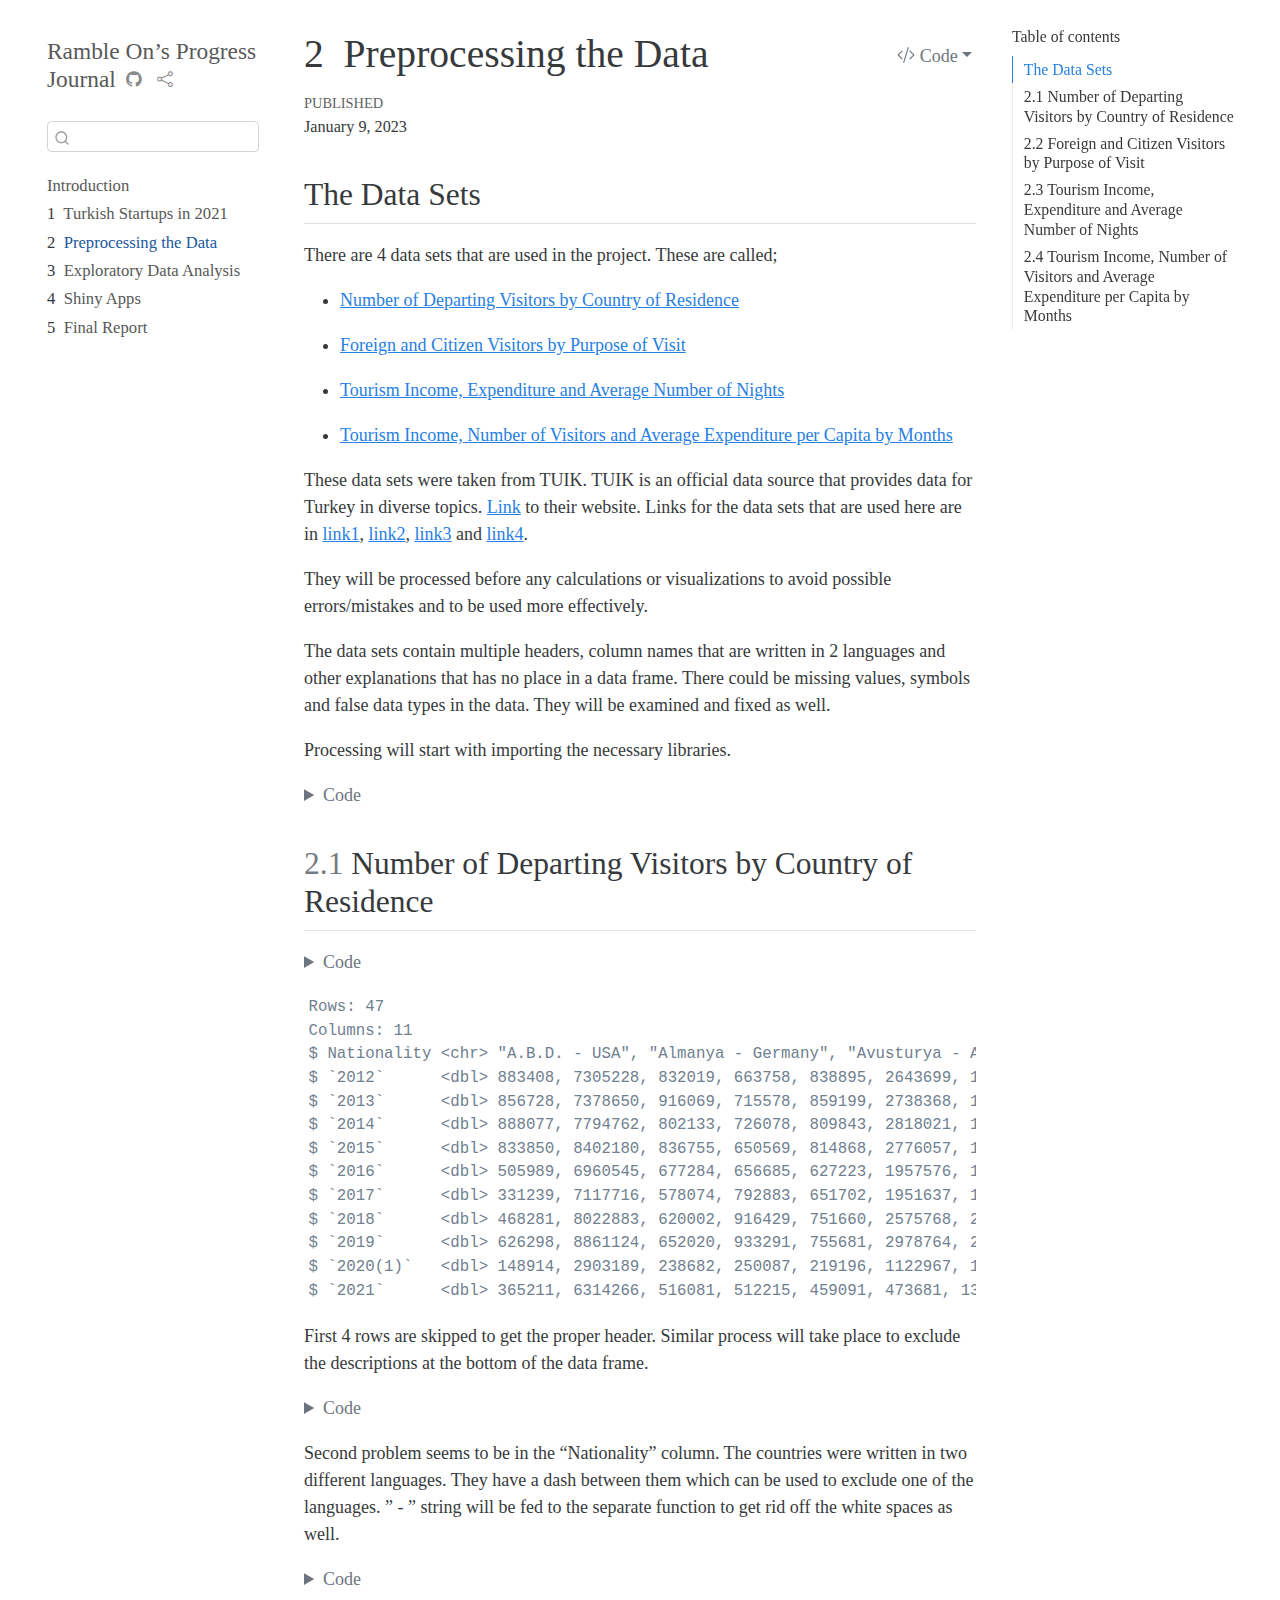
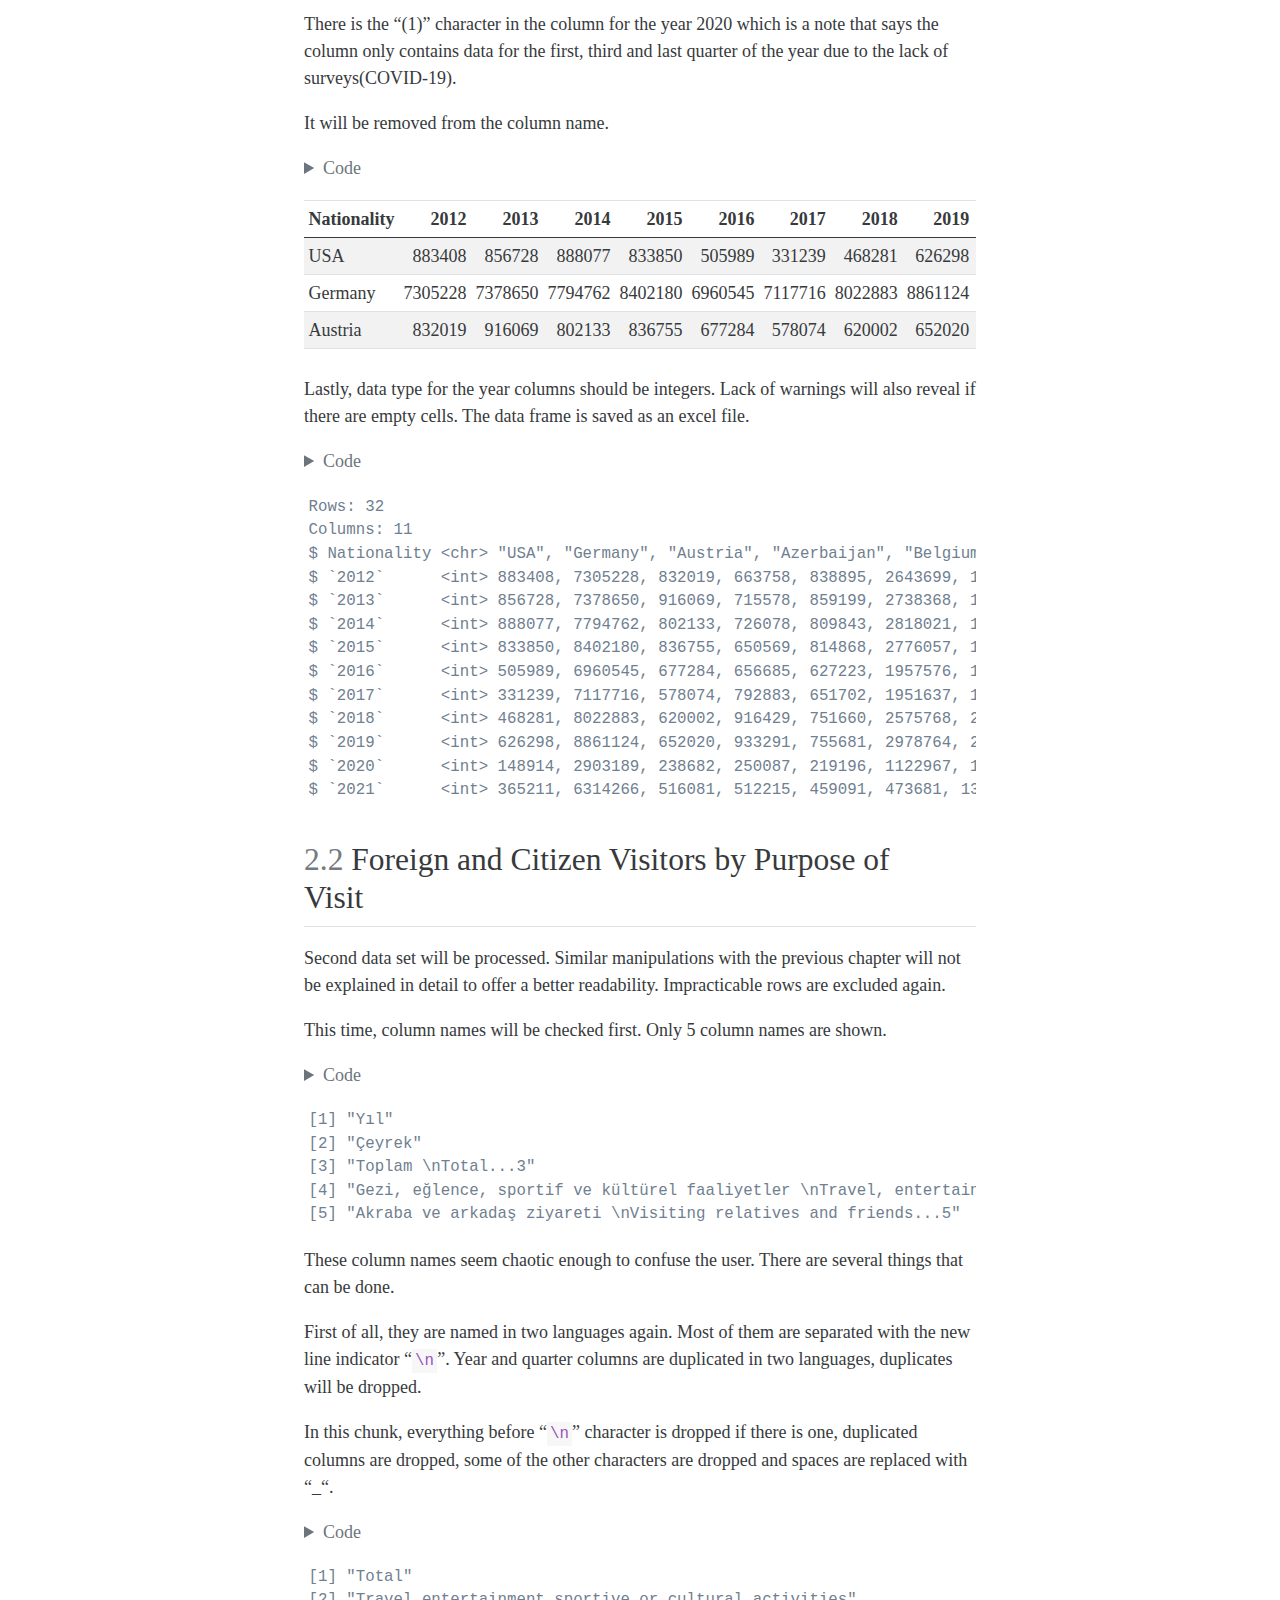
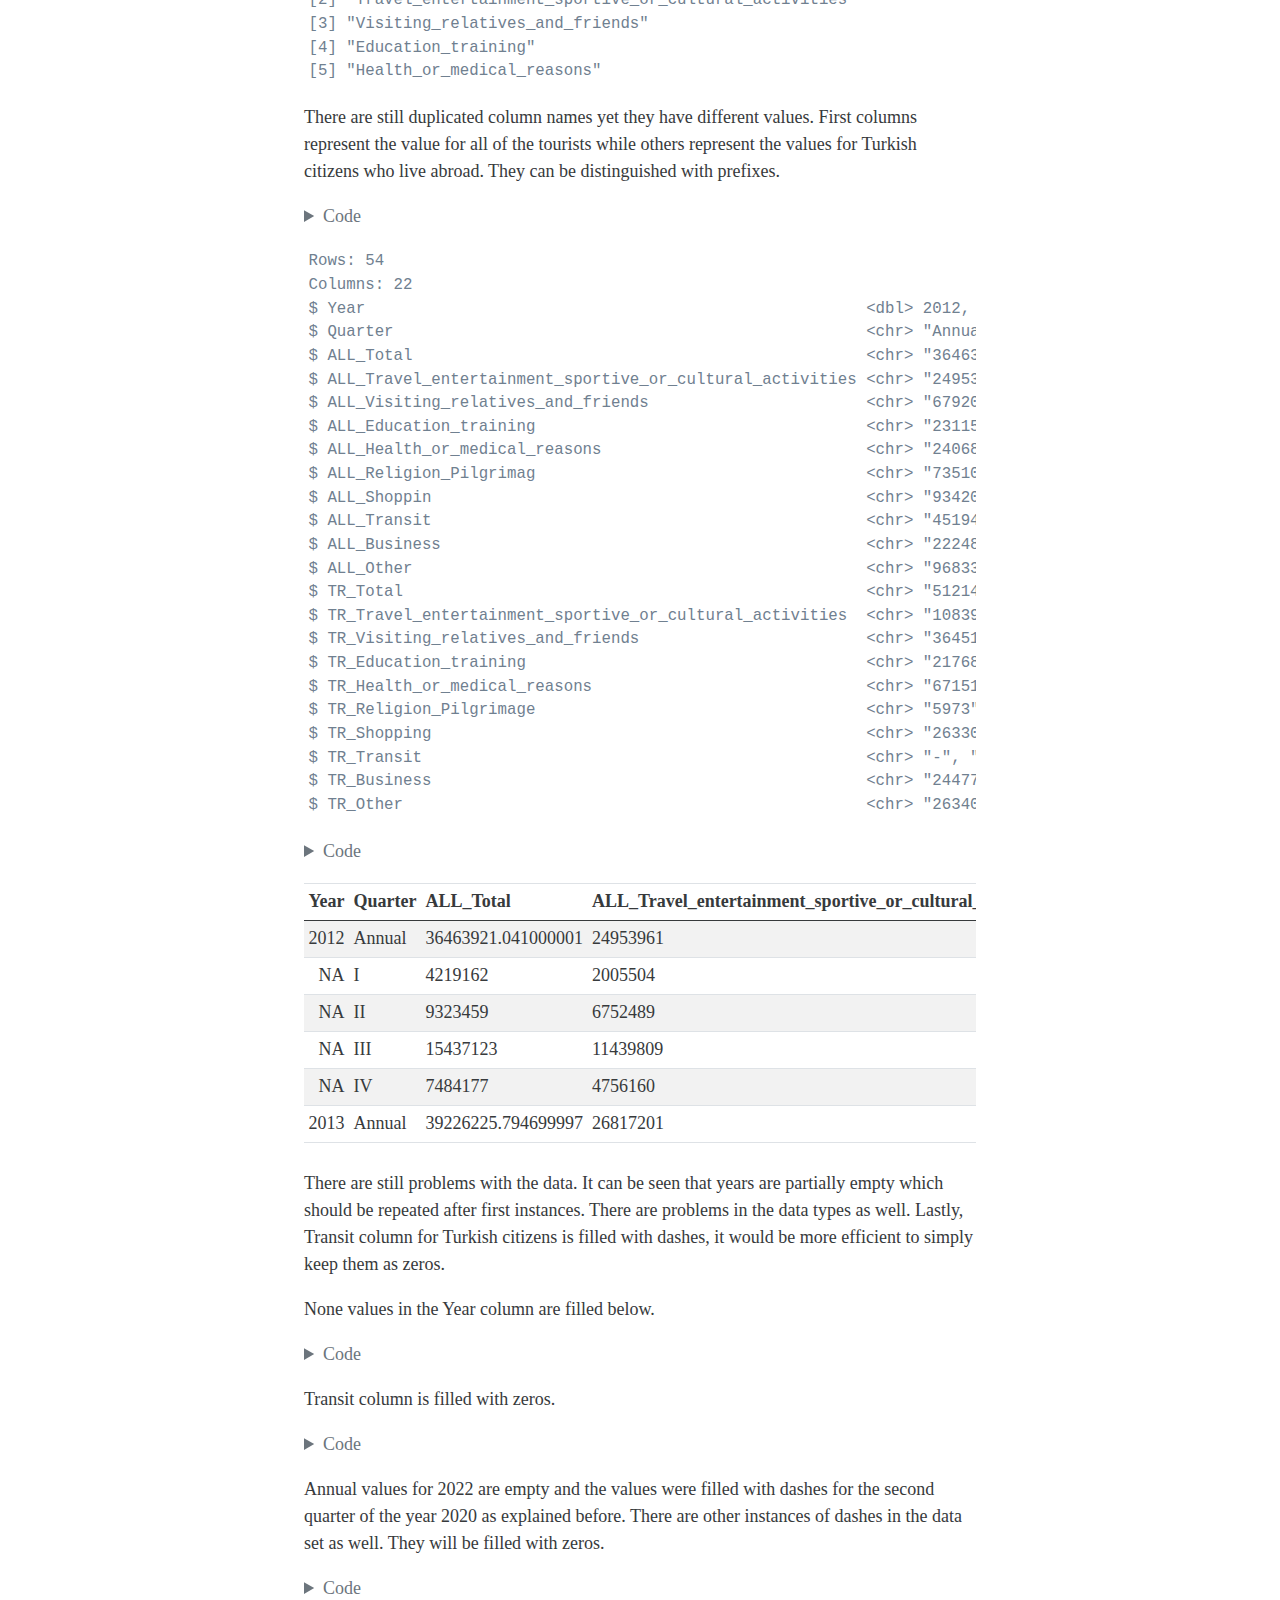
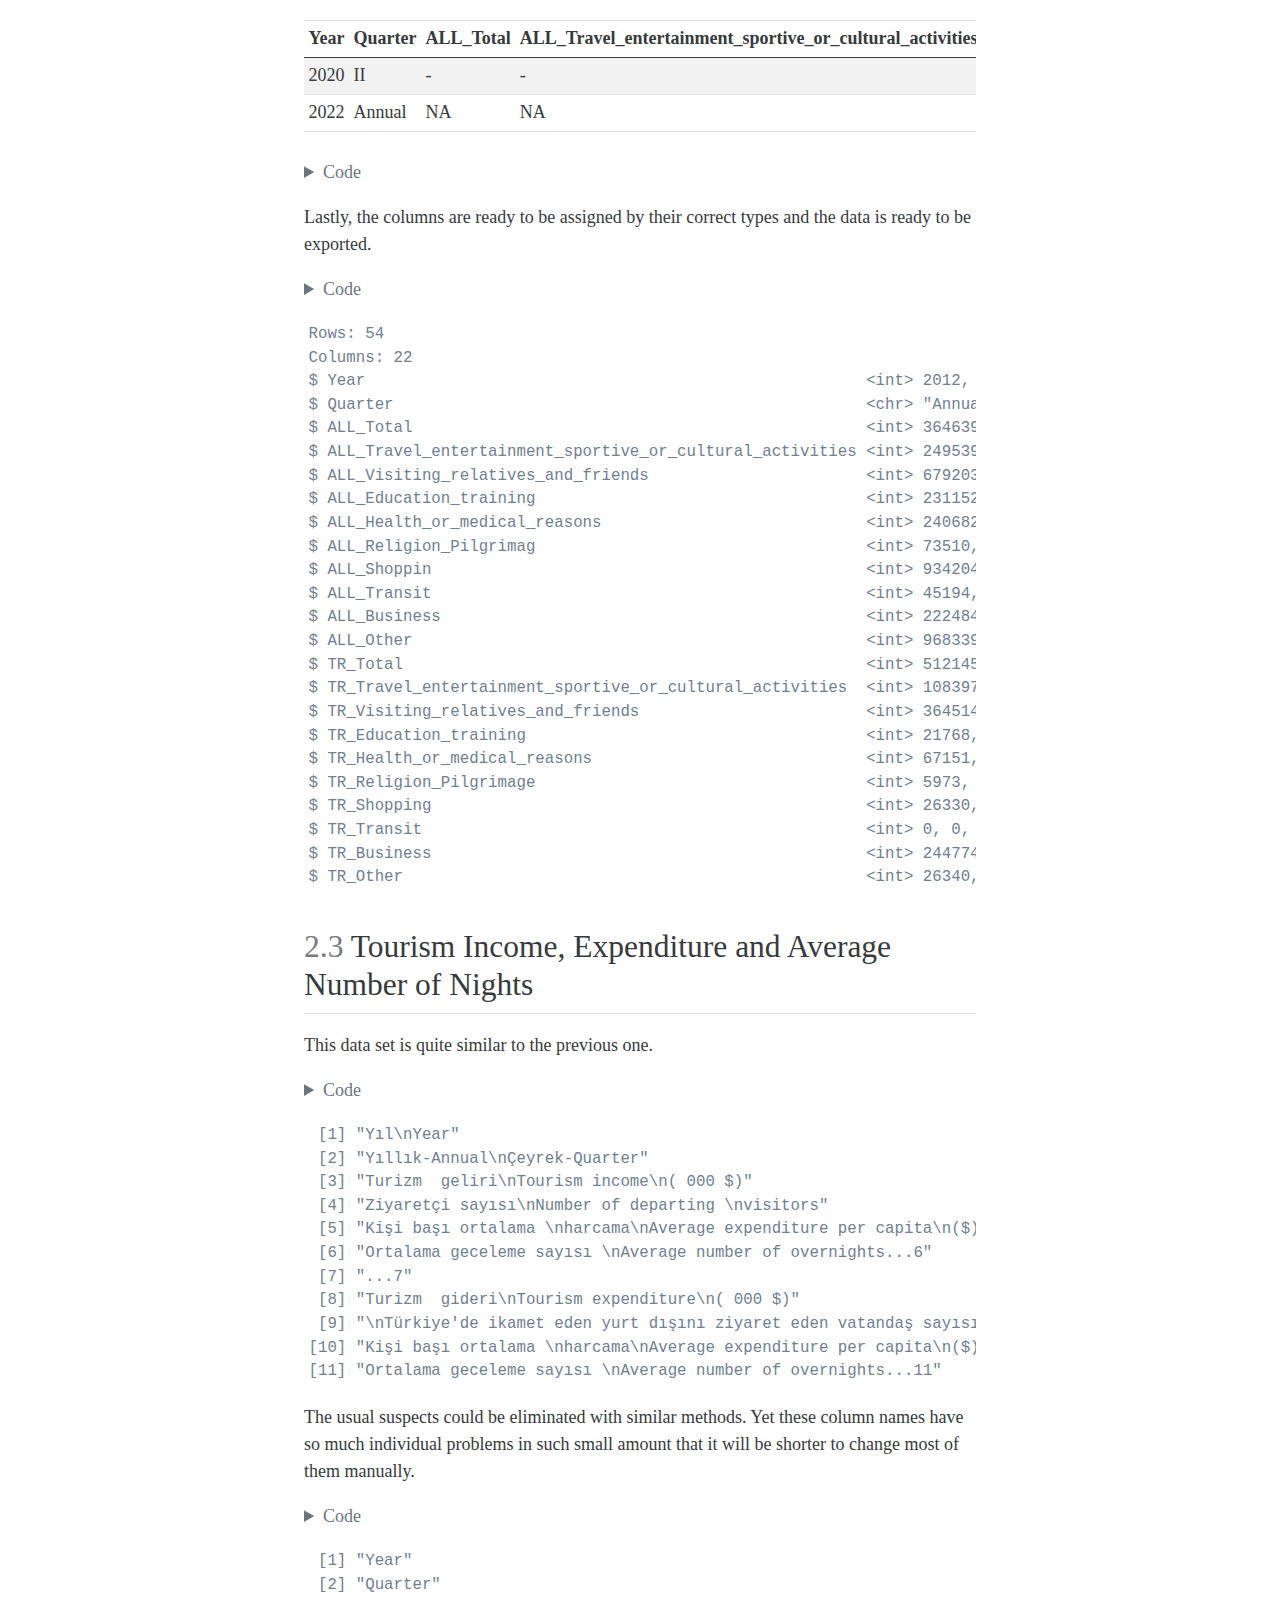
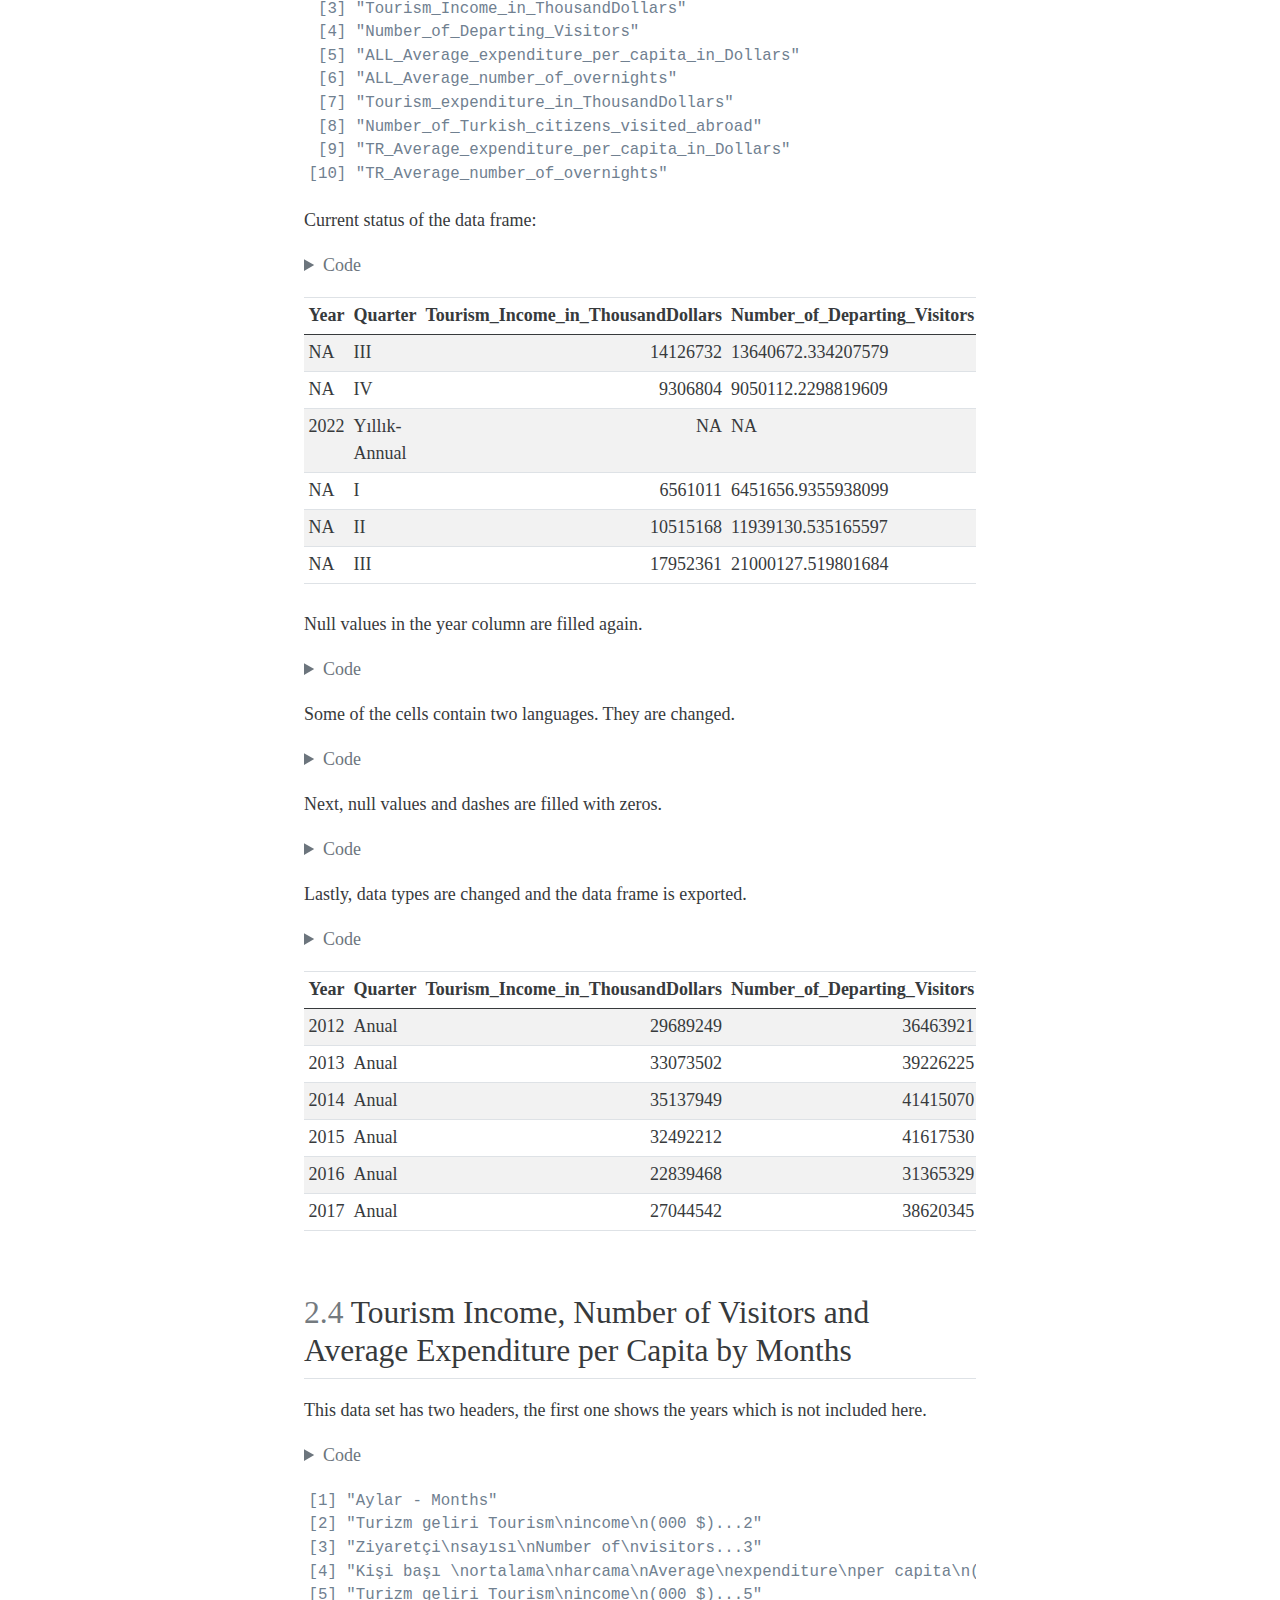
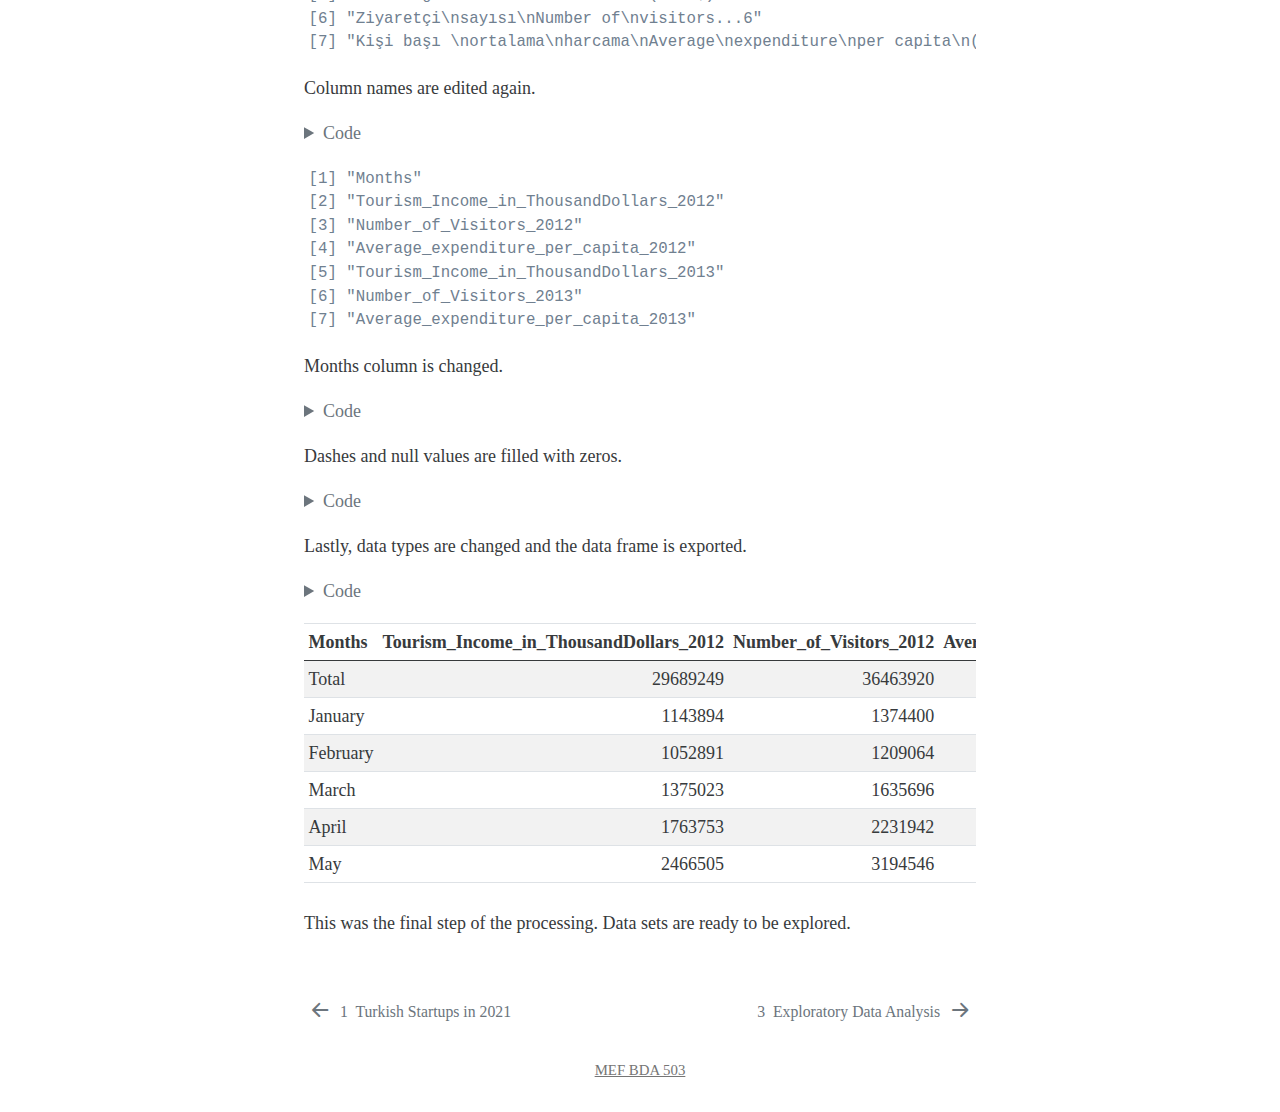
<file: docs/Preprocessing.html>
<!DOCTYPE html>
<html xmlns="http://www.w3.org/1999/xhtml" lang="en" xml:lang="en"><head>

<meta charset="utf-8">
<meta name="generator" content="quarto-1.1.251">

<meta name="viewport" content="width=device-width, initial-scale=1.0, user-scalable=yes">

<meta name="dcterms.date" content="2023-01-09">

<title>Ramble On’s Progress Journal - 2&nbsp; Preprocessing the Data</title>
<style>
code{white-space: pre-wrap;}
span.smallcaps{font-variant: small-caps;}
div.columns{display: flex; gap: min(4vw, 1.5em);}
div.column{flex: auto; overflow-x: auto;}
div.hanging-indent{margin-left: 1.5em; text-indent: -1.5em;}
ul.task-list{list-style: none;}
ul.task-list li input[type="checkbox"] {
  width: 0.8em;
  margin: 0 0.8em 0.2em -1.6em;
  vertical-align: middle;
}
pre > code.sourceCode { white-space: pre; position: relative; }
pre > code.sourceCode > span { display: inline-block; line-height: 1.25; }
pre > code.sourceCode > span:empty { height: 1.2em; }
.sourceCode { overflow: visible; }
code.sourceCode > span { color: inherit; text-decoration: inherit; }
div.sourceCode { margin: 1em 0; }
pre.sourceCode { margin: 0; }
@media screen {
div.sourceCode { overflow: auto; }
}
@media print {
pre > code.sourceCode { white-space: pre-wrap; }
pre > code.sourceCode > span { text-indent: -5em; padding-left: 5em; }
}
pre.numberSource code
  { counter-reset: source-line 0; }
pre.numberSource code > span
  { position: relative; left: -4em; counter-increment: source-line; }
pre.numberSource code > span > a:first-child::before
  { content: counter(source-line);
    position: relative; left: -1em; text-align: right; vertical-align: baseline;
    border: none; display: inline-block;
    -webkit-touch-callout: none; -webkit-user-select: none;
    -khtml-user-select: none; -moz-user-select: none;
    -ms-user-select: none; user-select: none;
    padding: 0 4px; width: 4em;
    color: #aaaaaa;
  }
pre.numberSource { margin-left: 3em; border-left: 1px solid #aaaaaa;  padding-left: 4px; }
div.sourceCode
  {   }
@media screen {
pre > code.sourceCode > span > a:first-child::before { text-decoration: underline; }
}
code span.al { color: #ff0000; font-weight: bold; } /* Alert */
code span.an { color: #60a0b0; font-weight: bold; font-style: italic; } /* Annotation */
code span.at { color: #7d9029; } /* Attribute */
code span.bn { color: #40a070; } /* BaseN */
code span.bu { color: #008000; } /* BuiltIn */
code span.cf { color: #007020; font-weight: bold; } /* ControlFlow */
code span.ch { color: #4070a0; } /* Char */
code span.cn { color: #880000; } /* Constant */
code span.co { color: #60a0b0; font-style: italic; } /* Comment */
code span.cv { color: #60a0b0; font-weight: bold; font-style: italic; } /* CommentVar */
code span.do { color: #ba2121; font-style: italic; } /* Documentation */
code span.dt { color: #902000; } /* DataType */
code span.dv { color: #40a070; } /* DecVal */
code span.er { color: #ff0000; font-weight: bold; } /* Error */
code span.ex { } /* Extension */
code span.fl { color: #40a070; } /* Float */
code span.fu { color: #06287e; } /* Function */
code span.im { color: #008000; font-weight: bold; } /* Import */
code span.in { color: #60a0b0; font-weight: bold; font-style: italic; } /* Information */
code span.kw { color: #007020; font-weight: bold; } /* Keyword */
code span.op { color: #666666; } /* Operator */
code span.ot { color: #007020; } /* Other */
code span.pp { color: #bc7a00; } /* Preprocessor */
code span.sc { color: #4070a0; } /* SpecialChar */
code span.ss { color: #bb6688; } /* SpecialString */
code span.st { color: #4070a0; } /* String */
code span.va { color: #19177c; } /* Variable */
code span.vs { color: #4070a0; } /* VerbatimString */
code span.wa { color: #60a0b0; font-weight: bold; font-style: italic; } /* Warning */
</style>


<script src="site_libs/quarto-nav/quarto-nav.js"></script>
<script src="site_libs/quarto-nav/headroom.min.js"></script>
<script src="site_libs/clipboard/clipboard.min.js"></script>
<script src="site_libs/quarto-search/autocomplete.umd.js"></script>
<script src="site_libs/quarto-search/fuse.min.js"></script>
<script src="site_libs/quarto-search/quarto-search.js"></script>
<meta name="quarto:offset" content="./">
<link href="./Exploratory Data Analysis.html" rel="next">
<link href="./assignment1.html" rel="prev">
<script src="site_libs/quarto-html/quarto.js"></script>
<script src="site_libs/quarto-html/popper.min.js"></script>
<script src="site_libs/quarto-html/tippy.umd.min.js"></script>
<script src="site_libs/quarto-html/anchor.min.js"></script>
<link href="site_libs/quarto-html/tippy.css" rel="stylesheet">
<link href="site_libs/quarto-html/quarto-syntax-highlighting.css" rel="stylesheet" id="quarto-text-highlighting-styles">
<script src="site_libs/bootstrap/bootstrap.min.js"></script>
<link href="site_libs/bootstrap/bootstrap-icons.css" rel="stylesheet">
<link href="site_libs/bootstrap/bootstrap.min.css" rel="stylesheet" id="quarto-bootstrap" data-mode="light">
<script id="quarto-search-options" type="application/json">{
  "location": "sidebar",
  "copy-button": false,
  "collapse-after": 3,
  "panel-placement": "start",
  "type": "textbox",
  "limit": 20,
  "language": {
    "search-no-results-text": "No results",
    "search-matching-documents-text": "matching documents",
    "search-copy-link-title": "Copy link to search",
    "search-hide-matches-text": "Hide additional matches",
    "search-more-match-text": "more match in this document",
    "search-more-matches-text": "more matches in this document",
    "search-clear-button-title": "Clear",
    "search-detached-cancel-button-title": "Cancel",
    "search-submit-button-title": "Submit"
  }
}</script>


</head>

<body class="nav-sidebar floating">

<div id="quarto-search-results"></div>
  <header id="quarto-header" class="headroom fixed-top">
  <nav class="quarto-secondary-nav" data-bs-toggle="collapse" data-bs-target="#quarto-sidebar" aria-controls="quarto-sidebar" aria-expanded="false" aria-label="Toggle sidebar navigation" onclick="if (window.quartoToggleHeadroom) { window.quartoToggleHeadroom(); }">
    <div class="container-fluid d-flex justify-content-between">
      <h1 class="quarto-secondary-nav-title"><span class="chapter-number">2</span>&nbsp; <span class="chapter-title">Preprocessing the Data</span></h1>
      <button type="button" class="quarto-btn-toggle btn" aria-label="Show secondary navigation">
        <i class="bi bi-chevron-right"></i>
      </button>
    </div>
  </nav>
</header>
<!-- content -->
<div id="quarto-content" class="quarto-container page-columns page-rows-contents page-layout-article">
<!-- sidebar -->
  <nav id="quarto-sidebar" class="sidebar collapse sidebar-navigation floating overflow-auto">
    <div class="pt-lg-2 mt-2 text-left sidebar-header">
    <div class="sidebar-title mb-0 py-0">
      <a href="./">Ramble On’s Progress Journal</a> 
        <div class="sidebar-tools-main">
    <a href="https://github.com/pjournal/mef06g-ramble-on" title="Source Code" class="sidebar-tool px-1"><i class="bi bi-github"></i></a>
    <a href="" title="Share" id="sidebar-tool-dropdown-0" class="sidebar-tool dropdown-toggle px-1" data-bs-toggle="dropdown" aria-expanded="false"><i class="bi bi-share"></i></a>
    <ul class="dropdown-menu" aria-labelledby="sidebar-tool-dropdown-0">
        <li>
          <a class="dropdown-item sidebar-tools-main-item" href="https://twitter.com/intent/tweet?url=|url|">
            <i class="bi bi-bi-twitter pe-1"></i>
          Twitter
          </a>
        </li>
        <li>
          <a class="dropdown-item sidebar-tools-main-item" href="https://www.facebook.com/sharer/sharer.php?u=|url|">
            <i class="bi bi-bi-facebook pe-1"></i>
          Facebook
          </a>
        </li>
    </ul>
</div>
    </div>
      </div>
      <div class="mt-2 flex-shrink-0 align-items-center">
        <div class="sidebar-search">
        <div id="quarto-search" class="" title="Search"></div>
        </div>
      </div>
    <div class="sidebar-menu-container"> 
    <ul class="list-unstyled mt-1">
        <li class="sidebar-item">
  <div class="sidebar-item-container"> 
  <a href="./index.html" class="sidebar-item-text sidebar-link">Introduction</a>
  </div>
</li>
        <li class="sidebar-item">
  <div class="sidebar-item-container"> 
  <a href="./assignment1.html" class="sidebar-item-text sidebar-link"><span class="chapter-number">1</span>&nbsp; <span class="chapter-title">Turkish Startups in 2021</span></a>
  </div>
</li>
        <li class="sidebar-item">
  <div class="sidebar-item-container"> 
  <a href="./Preprocessing.html" class="sidebar-item-text sidebar-link active"><span class="chapter-number">2</span>&nbsp; <span class="chapter-title">Preprocessing the Data</span></a>
  </div>
</li>
        <li class="sidebar-item">
  <div class="sidebar-item-container"> 
  <a href="./Exploratory Data Analysis.html" class="sidebar-item-text sidebar-link"><span class="chapter-number">3</span>&nbsp; <span class="chapter-title">Exploratory Data Analysis</span></a>
  </div>
</li>
        <li class="sidebar-item">
  <div class="sidebar-item-container"> 
  <a href="./Shinyapps.html" class="sidebar-item-text sidebar-link"><span class="chapter-number">4</span>&nbsp; <span class="chapter-title">Shiny Apps</span></a>
  </div>
</li>
        <li class="sidebar-item">
  <div class="sidebar-item-container"> 
  <a href="./The Final Report.html" class="sidebar-item-text sidebar-link"><span class="chapter-number">5</span>&nbsp; <span class="chapter-title">Final Report</span></a>
  </div>
</li>
    </ul>
    </div>
</nav>
<!-- margin-sidebar -->
    <div id="quarto-margin-sidebar" class="sidebar margin-sidebar">
        <nav id="TOC" role="doc-toc" class="toc-active">
    <h2 id="toc-title">Table of contents</h2>
   
  <ul>
  <li><a href="#the-data-sets" id="toc-the-data-sets" class="nav-link active" data-scroll-target="#the-data-sets">The Data Sets</a></li>
  <li><a href="#visitors_by_country" id="toc-visitors_by_country" class="nav-link" data-scroll-target="#visitors_by_country"><span class="toc-section-number">2.1</span>  Number of Departing Visitors by Country of Residence</a></li>
  <li><a href="#purpose_of_visit" id="toc-purpose_of_visit" class="nav-link" data-scroll-target="#purpose_of_visit"><span class="toc-section-number">2.2</span>  Foreign and Citizen Visitors by Purpose of Visit</a></li>
  <li><a href="#income_nights" id="toc-income_nights" class="nav-link" data-scroll-target="#income_nights"><span class="toc-section-number">2.3</span>  Tourism Income, Expenditure and Average Number of Nights</a></li>
  <li><a href="#income_capita" id="toc-income_capita" class="nav-link" data-scroll-target="#income_capita"><span class="toc-section-number">2.4</span>  Tourism Income, Number of Visitors and Average Expenditure per Capita by Months</a></li>
  </ul>
</nav>
    </div>
<!-- main -->
<main class="content" id="quarto-document-content">

<header id="title-block-header" class="quarto-title-block default">
<div class="quarto-title">
<div class="quarto-title-block"><div><h1 class="title d-none d-lg-block"><span class="chapter-number">2</span>&nbsp; <span class="chapter-title">Preprocessing the Data</span></h1><button type="button" class="btn code-tools-button dropdown-toggle" id="quarto-code-tools-menu" data-bs-toggle="dropdown" aria-expanded="false"><i class="bi"></i> Code</button><ul class="dropdown-menu dropdown-menu-end" aria-labelelledby="quarto-code-tools-menu"><li><a id="quarto-show-all-code" class="dropdown-item" href="javascript:void(0)" role="button">Show All Code</a></li><li><a id="quarto-hide-all-code" class="dropdown-item" href="javascript:void(0)" role="button">Hide All Code</a></li><li><hr class="dropdown-divider"></li><li><a id="quarto-view-source" class="dropdown-item" href="javascript:void(0)" role="button">View Source</a></li></ul></div></div>
</div>



<div class="quarto-title-meta">

    
    <div>
    <div class="quarto-title-meta-heading">Published</div>
    <div class="quarto-title-meta-contents">
      <p class="date">January 9, 2023</p>
    </div>
  </div>
    
  </div>
  

</header>

<style>
body {
  font-family: Calibri;
}
pre {
  color: #708090
}

</style>
<section id="the-data-sets" class="level2 unnumbered">
<h2 class="unnumbered anchored" data-anchor-id="the-data-sets">The Data Sets</h2>
<p>There are 4 data sets that are used in the project. These are called;</p>
<ul>
<li><p><a href="#visitors_by_country">Number of Departing Visitors by Country of Residence</a></p></li>
<li><p><a href="#purpose_of_visit">Foreign and Citizen Visitors by Purpose of Visit</a></p></li>
<li><p><a href="#income_nights">Tourism Income, Expenditure and Average Number of Nights</a></p></li>
<li><p><a href="#income_capita">Tourism Income, Number of Visitors and Average Expenditure per Capita by Months</a></p></li>
</ul>
<p>These data sets were taken from TUIK. TUIK is an official data source that provides data for Turkey in diverse topics. <a href="https://www.tuik.gov.tr/">Link</a> to their website. Links for the data sets that are used here are in <a href="https://data.tuik.gov.tr/Bulten/DownloadIstatistikselTablo?p=N7O40AWrI5/Vv0kzGXnXCe37dlMXqV1pDlocCKGOBLFcdT3rMensZQNlucedTJBo">link1</a>, <a href="https://data.tuik.gov.tr/Bulten/DownloadIstatistikselTablo?p=rq7teMQGT4tWHfTq7G6NgQ3gWeh4AdROY03HvwqqU5HNayOvmSoEISEpD8VEei3L">link2</a>, <a href="https://data.tuik.gov.tr/Bulten/DownloadIstatistikselTablo?p=RdTh/zIRI8SkR7eszQAb/fF4hc98DdmiKRs8NMQZIxb8b4pIZS5xXPHQfmwGUX9j">link3</a> and <a href="https://data.tuik.gov.tr/Bulten/DownloadIstatistikselTablo?p=EdZkC25lxK4s1FVTMo2d7BmGAm0LkKal/5Ol5pSy1oInfQsXoLUmO2cv/Dg21ke5">link4</a>.</p>
<p>They will be processed before any calculations or visualizations to avoid possible errors/mistakes and to be used more effectively.</p>
<p>The data sets contain multiple headers, column names that are written in 2 languages and other explanations that has no place in a data frame. There could be missing values, symbols and false data types in the data. They will be examined and fixed as well.</p>
<p>Processing will start with importing the necessary libraries.</p>
<div class="cell">
<details>
<summary>Code</summary>
<div class="sourceCode cell-code" id="cb1"><pre class="sourceCode r code-with-copy"><code class="sourceCode r"><span id="cb1-1"><a href="#cb1-1" aria-hidden="true" tabindex="-1"></a><span class="fu">library</span>(readxl)</span>
<span id="cb1-2"><a href="#cb1-2" aria-hidden="true" tabindex="-1"></a><span class="fu">library</span>(knitr)</span>
<span id="cb1-3"><a href="#cb1-3" aria-hidden="true" tabindex="-1"></a><span class="fu">library</span>(dplyr)</span>
<span id="cb1-4"><a href="#cb1-4" aria-hidden="true" tabindex="-1"></a><span class="fu">library</span>(tidyr)</span>
<span id="cb1-5"><a href="#cb1-5" aria-hidden="true" tabindex="-1"></a><span class="fu">library</span>(reshape2)</span>
<span id="cb1-6"><a href="#cb1-6" aria-hidden="true" tabindex="-1"></a><span class="fu">library</span>(writexl)</span></code><button title="Copy to Clipboard" class="code-copy-button"><i class="bi"></i></button></pre></div>
</details>
</div>
</section>
<section id="visitors_by_country" class="level2" data-number="2.1">
<h2 data-number="2.1" class="anchored" data-anchor-id="visitors_by_country"><span class="header-section-number">2.1</span> Number of Departing Visitors by Country of Residence</h2>
<div class="cell">
<details>
<summary>Code</summary>
<div class="sourceCode cell-code" id="cb2"><pre class="sourceCode r code-with-copy"><code class="sourceCode r"><span id="cb2-1"><a href="#cb2-1" aria-hidden="true" tabindex="-1"></a>dep <span class="ot">&lt;-</span> readxl<span class="sc">::</span><span class="fu">read_excel</span>(<span class="st">"term_project/Number of Departing Visitors by Country of Residence.xls"</span>, <span class="at">skip =</span> <span class="dv">4</span>)</span>
<span id="cb2-2"><a href="#cb2-2" aria-hidden="true" tabindex="-1"></a><span class="fu">glimpse</span>(dep)</span></code><button title="Copy to Clipboard" class="code-copy-button"><i class="bi"></i></button></pre></div>
</details>
<div class="cell-output cell-output-stdout">
<pre><code>Rows: 47
Columns: 11
$ Nationality &lt;chr&gt; "A.B.D. - USA", "Almanya - Germany", "Avusturya - Austria"…
$ `2012`      &lt;dbl&gt; 883408, 7305228, 832019, 663758, 838895, 2643699, 1514894,…
$ `2013`      &lt;dbl&gt; 856728, 7378650, 916069, 715578, 859199, 2738368, 1640259,…
$ `2014`      &lt;dbl&gt; 888077, 7794762, 802133, 726078, 809843, 2818021, 1701021,…
$ `2015`      &lt;dbl&gt; 833850, 8402180, 836755, 650569, 814868, 2776057, 1826947,…
$ `2016`      &lt;dbl&gt; 505989, 6960545, 677284, 656685, 627223, 1957576, 1710276,…
$ `2017`      &lt;dbl&gt; 331239, 7117716, 578074, 792883, 651702, 1951637, 1854683,…
$ `2018`      &lt;dbl&gt; 468281, 8022883, 620002, 916429, 751660, 2575768, 2387679,…
$ `2019`      &lt;dbl&gt; 626298, 8861124, 652020, 933291, 755681, 2978764, 2719962,…
$ `2020(1)`   &lt;dbl&gt; 148914, 2903189, 238682, 250087, 219196, 1122967, 1190803,…
$ `2021`      &lt;dbl&gt; 365211, 6314266, 516081, 512215, 459091, 473681, 1339552, …</code></pre>
</div>
</div>
<p>First 4 rows are skipped to get the proper header. Similar process will take place to exclude the descriptions at the bottom of the data frame.</p>
<div class="cell">
<details>
<summary>Code</summary>
<div class="sourceCode cell-code" id="cb4"><pre class="sourceCode r code-with-copy"><code class="sourceCode r"><span id="cb4-1"><a href="#cb4-1" aria-hidden="true" tabindex="-1"></a>dep <span class="ot">&lt;-</span> <span class="fu">head</span>(dep, <span class="sc">-</span> <span class="dv">15</span>) </span></code><button title="Copy to Clipboard" class="code-copy-button"><i class="bi"></i></button></pre></div>
</details>
</div>
<p>Second problem seems to be in the “Nationality” column. The countries were written in two different languages. They have a dash between them which can be used to exclude one of the languages. ” - ” string will be fed to the separate function to get rid off the white spaces as well.</p>
<div class="cell">
<details>
<summary>Code</summary>
<div class="sourceCode cell-code" id="cb5"><pre class="sourceCode r code-with-copy"><code class="sourceCode r"><span id="cb5-1"><a href="#cb5-1" aria-hidden="true" tabindex="-1"></a>dep <span class="ot">&lt;-</span> dep <span class="sc">%&gt;%</span></span>
<span id="cb5-2"><a href="#cb5-2" aria-hidden="true" tabindex="-1"></a>  <span class="fu">separate</span>(Nationality, <span class="fu">c</span>(<span class="cn">NA</span>,<span class="st">"Nationality"</span>),<span class="st">" - "</span>)</span></code><button title="Copy to Clipboard" class="code-copy-button"><i class="bi"></i></button></pre></div>
</details>
</div>
<p>There is the “(1)” character in the column for the year 2020 which is a note that says the column only contains data for the first, third and last quarter of the year due to the lack of surveys(COVID-19).</p>
<p>It will be removed from the column name.</p>
<div class="cell">
<details>
<summary>Code</summary>
<div class="sourceCode cell-code" id="cb6"><pre class="sourceCode r code-with-copy"><code class="sourceCode r"><span id="cb6-1"><a href="#cb6-1" aria-hidden="true" tabindex="-1"></a><span class="fu">names</span>(dep)[<span class="fu">names</span>(dep) <span class="sc">==</span> <span class="st">"2020(1)"</span>] <span class="ot">&lt;-</span> <span class="st">"2020"</span></span>
<span id="cb6-2"><a href="#cb6-2" aria-hidden="true" tabindex="-1"></a><span class="fu">kable</span>(<span class="fu">head</span>(dep, <span class="dv">3</span>))</span></code><button title="Copy to Clipboard" class="code-copy-button"><i class="bi"></i></button></pre></div>
</details>
<div class="cell-output-display">
<table class="table table-sm table-striped">
<colgroup>
<col style="width: 13%">
<col style="width: 8%">
<col style="width: 8%">
<col style="width: 8%">
<col style="width: 8%">
<col style="width: 8%">
<col style="width: 8%">
<col style="width: 8%">
<col style="width: 8%">
<col style="width: 8%">
<col style="width: 8%">
</colgroup>
<thead>
<tr class="header">
<th style="text-align: left;">Nationality</th>
<th style="text-align: right;">2012</th>
<th style="text-align: right;">2013</th>
<th style="text-align: right;">2014</th>
<th style="text-align: right;">2015</th>
<th style="text-align: right;">2016</th>
<th style="text-align: right;">2017</th>
<th style="text-align: right;">2018</th>
<th style="text-align: right;">2019</th>
<th style="text-align: right;">2020</th>
<th style="text-align: right;">2021</th>
</tr>
</thead>
<tbody>
<tr class="odd">
<td style="text-align: left;">USA</td>
<td style="text-align: right;">883408</td>
<td style="text-align: right;">856728</td>
<td style="text-align: right;">888077</td>
<td style="text-align: right;">833850</td>
<td style="text-align: right;">505989</td>
<td style="text-align: right;">331239</td>
<td style="text-align: right;">468281</td>
<td style="text-align: right;">626298</td>
<td style="text-align: right;">148914</td>
<td style="text-align: right;">365211</td>
</tr>
<tr class="even">
<td style="text-align: left;">Germany</td>
<td style="text-align: right;">7305228</td>
<td style="text-align: right;">7378650</td>
<td style="text-align: right;">7794762</td>
<td style="text-align: right;">8402180</td>
<td style="text-align: right;">6960545</td>
<td style="text-align: right;">7117716</td>
<td style="text-align: right;">8022883</td>
<td style="text-align: right;">8861124</td>
<td style="text-align: right;">2903189</td>
<td style="text-align: right;">6314266</td>
</tr>
<tr class="odd">
<td style="text-align: left;">Austria</td>
<td style="text-align: right;">832019</td>
<td style="text-align: right;">916069</td>
<td style="text-align: right;">802133</td>
<td style="text-align: right;">836755</td>
<td style="text-align: right;">677284</td>
<td style="text-align: right;">578074</td>
<td style="text-align: right;">620002</td>
<td style="text-align: right;">652020</td>
<td style="text-align: right;">238682</td>
<td style="text-align: right;">516081</td>
</tr>
</tbody>
</table>
</div>
</div>
<p>Lastly, data type for the year columns should be integers. Lack of warnings will also reveal if there are empty cells. The data frame is saved as an excel file.</p>
<div class="cell">
<details>
<summary>Code</summary>
<div class="sourceCode cell-code" id="cb7"><pre class="sourceCode r code-with-copy"><code class="sourceCode r"><span id="cb7-1"><a href="#cb7-1" aria-hidden="true" tabindex="-1"></a>dep <span class="ot">&lt;-</span> dep <span class="sc">%&gt;%</span></span>
<span id="cb7-2"><a href="#cb7-2" aria-hidden="true" tabindex="-1"></a>    <span class="fu">mutate</span>(<span class="fu">across</span>(<span class="st">"2012"</span><span class="sc">:</span><span class="st">"2021"</span>, as.integer))</span>
<span id="cb7-3"><a href="#cb7-3" aria-hidden="true" tabindex="-1"></a><span class="fu">write_xlsx</span>(dep,<span class="st">"term_project/depart_by_residence.xlsx"</span>)</span>
<span id="cb7-4"><a href="#cb7-4" aria-hidden="true" tabindex="-1"></a><span class="fu">saveRDS</span>(dep, <span class="at">file =</span> <span class="st">"term_project/depart_by_residence.rds"</span>)</span>
<span id="cb7-5"><a href="#cb7-5" aria-hidden="true" tabindex="-1"></a></span>
<span id="cb7-6"><a href="#cb7-6" aria-hidden="true" tabindex="-1"></a>melted_dep <span class="ot">&lt;-</span> <span class="fu">melt</span>(dep, <span class="st">"Nationality"</span>)</span>
<span id="cb7-7"><a href="#cb7-7" aria-hidden="true" tabindex="-1"></a><span class="fu">colnames</span>(melted_dep) <span class="ot">&lt;-</span> <span class="fu">c</span>(<span class="st">'Nationality'</span>,<span class="st">'Dep_Year'</span>,<span class="st">'Departing_Visitors'</span>)</span>
<span id="cb7-8"><a href="#cb7-8" aria-hidden="true" tabindex="-1"></a></span>
<span id="cb7-9"><a href="#cb7-9" aria-hidden="true" tabindex="-1"></a><span class="fu">write_xlsx</span>(melted_dep,<span class="st">"term_project/melted_depart_by_residence.xlsx"</span>)</span>
<span id="cb7-10"><a href="#cb7-10" aria-hidden="true" tabindex="-1"></a><span class="fu">saveRDS</span>(melted_dep, <span class="at">file =</span> <span class="st">"term_project/melted_depart_by_residence.rds"</span>)</span>
<span id="cb7-11"><a href="#cb7-11" aria-hidden="true" tabindex="-1"></a></span>
<span id="cb7-12"><a href="#cb7-12" aria-hidden="true" tabindex="-1"></a><span class="fu">glimpse</span>(dep)</span></code><button title="Copy to Clipboard" class="code-copy-button"><i class="bi"></i></button></pre></div>
</details>
<div class="cell-output cell-output-stdout">
<pre><code>Rows: 32
Columns: 11
$ Nationality &lt;chr&gt; "USA", "Germany", "Austria", "Azerbaijan", "Belgium", "Uni…
$ `2012`      &lt;int&gt; 883408, 7305228, 832019, 663758, 838895, 2643699, 1514894,…
$ `2013`      &lt;int&gt; 856728, 7378650, 916069, 715578, 859199, 2738368, 1640259,…
$ `2014`      &lt;int&gt; 888077, 7794762, 802133, 726078, 809843, 2818021, 1701021,…
$ `2015`      &lt;int&gt; 833850, 8402180, 836755, 650569, 814868, 2776057, 1826947,…
$ `2016`      &lt;int&gt; 505989, 6960545, 677284, 656685, 627223, 1957576, 1710276,…
$ `2017`      &lt;int&gt; 331239, 7117716, 578074, 792883, 651702, 1951637, 1854683,…
$ `2018`      &lt;int&gt; 468281, 8022883, 620002, 916429, 751660, 2575768, 2387679,…
$ `2019`      &lt;int&gt; 626298, 8861124, 652020, 933291, 755681, 2978764, 2719962,…
$ `2020`      &lt;int&gt; 148914, 2903189, 238682, 250087, 219196, 1122967, 1190803,…
$ `2021`      &lt;int&gt; 365211, 6314266, 516081, 512215, 459091, 473681, 1339552, …</code></pre>
</div>
</div>
</section>
<section id="purpose_of_visit" class="level2" data-number="2.2">
<h2 data-number="2.2" class="anchored" data-anchor-id="purpose_of_visit"><span class="header-section-number">2.2</span> Foreign and Citizen Visitors by Purpose of Visit</h2>
<p>Second data set will be processed. Similar manipulations with the previous chapter will not be explained in detail to offer a better readability. Impracticable rows are excluded again.</p>
<p>This time, column names will be checked first. Only 5 column names are shown.</p>
<div class="cell">
<details>
<summary>Code</summary>
<div class="sourceCode cell-code" id="cb9"><pre class="sourceCode r code-with-copy"><code class="sourceCode r"><span id="cb9-1"><a href="#cb9-1" aria-hidden="true" tabindex="-1"></a>purp <span class="ot">&lt;-</span> readxl<span class="sc">::</span><span class="fu">read_excel</span>(<span class="st">"term_project/Foreign and Citizen Visitors by Purpose of Visit (Foreigner and Citizens Resident Abroad).xls"</span>, <span class="at">skip =</span> <span class="dv">5</span>)</span>
<span id="cb9-2"><a href="#cb9-2" aria-hidden="true" tabindex="-1"></a>purp <span class="ot">&lt;-</span> <span class="fu">head</span>(purp, <span class="sc">-</span><span class="dv">9</span>)</span>
<span id="cb9-3"><a href="#cb9-3" aria-hidden="true" tabindex="-1"></a><span class="fu">colnames</span>(purp)[<span class="dv">1</span><span class="sc">:</span><span class="dv">5</span>]</span></code><button title="Copy to Clipboard" class="code-copy-button"><i class="bi"></i></button></pre></div>
</details>
<div class="cell-output cell-output-stdout">
<pre><code>[1] "Yıl"                                                                                                        
[2] "Çeyrek"                                                                                                     
[3] "Toplam \nTotal...3"                                                                                         
[4] "Gezi, eğlence, sportif ve kültürel faaliyetler \nTravel, entertainment, sportive or cultural activities...4"
[5] "Akraba ve arkadaş ziyareti \nVisiting relatives and friends...5"                                            </code></pre>
</div>
</div>
<p>These column names seem chaotic enough to confuse the user. There are several things that can be done.</p>
<p>First of all, they are named in two languages again. Most of them are separated with the new line indicator “<code>\n</code>”. Year and quarter columns are duplicated in two languages, duplicates will be dropped.</p>
<p>In this chunk, everything before “<code>\n</code>” character is dropped if there is one, duplicated columns are dropped, some of the other characters are dropped and spaces are replaced with “_“.</p>
<div class="cell">
<details>
<summary>Code</summary>
<div class="sourceCode cell-code" id="cb11"><pre class="sourceCode r code-with-copy"><code class="sourceCode r"><span id="cb11-1"><a href="#cb11-1" aria-hidden="true" tabindex="-1"></a><span class="fu">names</span>(purp)[<span class="dv">3</span><span class="sc">:</span><span class="dv">23</span>] <span class="ot">&lt;-</span> <span class="fu">sub</span>(<span class="st">".*?</span><span class="sc">\n</span><span class="st">"</span>, <span class="st">""</span>, <span class="fu">names</span>(purp)[<span class="dv">3</span><span class="sc">:</span><span class="dv">23</span>])</span>
<span id="cb11-2"><a href="#cb11-2" aria-hidden="true" tabindex="-1"></a><span class="fu">names</span>(purp) <span class="ot">&lt;-</span> <span class="fu">gsub</span>(r<span class="st">"{\s*\([^\)]+\)}"</span>,<span class="st">""</span>,<span class="fu">names</span>(purp))</span>
<span id="cb11-3"><a href="#cb11-3" aria-hidden="true" tabindex="-1"></a><span class="fu">names</span>(purp) <span class="ot">&lt;-</span> <span class="fu">trimws</span>(<span class="fu">names</span>(purp), <span class="st">"l"</span>)</span>
<span id="cb11-4"><a href="#cb11-4" aria-hidden="true" tabindex="-1"></a><span class="fu">names</span>(purp) <span class="ot">&lt;-</span> <span class="fu">gsub</span>(<span class="st">" / "</span>, <span class="st">"_"</span>, <span class="fu">names</span>(purp))</span>
<span id="cb11-5"><a href="#cb11-5" aria-hidden="true" tabindex="-1"></a><span class="fu">names</span>(purp) <span class="ot">&lt;-</span> <span class="fu">gsub</span>(<span class="st">" "</span>, <span class="st">"_"</span>, <span class="fu">names</span>(purp))</span>
<span id="cb11-6"><a href="#cb11-6" aria-hidden="true" tabindex="-1"></a><span class="fu">names</span>(purp)[<span class="dv">3</span><span class="sc">:</span><span class="dv">7</span>] <span class="ot">&lt;-</span> <span class="fu">substr</span>(<span class="fu">names</span>(purp)[<span class="dv">3</span><span class="sc">:</span><span class="dv">7</span>],<span class="dv">1</span>,<span class="fu">nchar</span>(<span class="fu">names</span>(purp)[<span class="dv">3</span><span class="sc">:</span><span class="dv">7</span>])<span class="sc">-</span><span class="dv">4</span>)</span>
<span id="cb11-7"><a href="#cb11-7" aria-hidden="true" tabindex="-1"></a><span class="fu">names</span>(purp)[<span class="dv">8</span><span class="sc">:</span><span class="dv">23</span>] <span class="ot">&lt;-</span> <span class="fu">substr</span>(<span class="fu">names</span>(purp)[<span class="dv">8</span><span class="sc">:</span><span class="dv">23</span>],<span class="dv">1</span>,<span class="fu">nchar</span>(<span class="fu">names</span>(purp)[<span class="dv">8</span><span class="sc">:</span><span class="dv">23</span>])<span class="sc">-</span><span class="dv">5</span>)</span>
<span id="cb11-8"><a href="#cb11-8" aria-hidden="true" tabindex="-1"></a><span class="fu">names</span>(purp) <span class="ot">&lt;-</span> <span class="fu">gsub</span>(<span class="st">","</span>, <span class="st">""</span>, <span class="fu">names</span>(purp))</span>
<span id="cb11-9"><a href="#cb11-9" aria-hidden="true" tabindex="-1"></a>purp <span class="ot">&lt;-</span> <span class="fu">subset</span>(purp, <span class="at">select =</span> <span class="sc">-</span><span class="fu">c</span>(Yıl,Çeyrek))</span>
<span id="cb11-10"><a href="#cb11-10" aria-hidden="true" tabindex="-1"></a>purp <span class="ot">&lt;-</span> purp[,<span class="sc">-</span><span class="dv">11</span>]</span>
<span id="cb11-11"><a href="#cb11-11" aria-hidden="true" tabindex="-1"></a><span class="fu">names</span>(purp)[<span class="dv">1</span><span class="sc">:</span><span class="dv">5</span>]</span></code><button title="Copy to Clipboard" class="code-copy-button"><i class="bi"></i></button></pre></div>
</details>
<div class="cell-output cell-output-stdout">
<pre><code>[1] "Total"                                               
[2] "Travel_entertainment_sportive_or_cultural_activities"
[3] "Visiting_relatives_and_friends"                      
[4] "Education_training"                                  
[5] "Health_or_medical_reasons"                           </code></pre>
</div>
</div>
<p>There are still duplicated column names yet they have different values. First columns represent the value for all of the tourists while others represent the values for Turkish citizens who live abroad. They can be distinguished with prefixes.</p>
<div class="cell">
<details>
<summary>Code</summary>
<div class="sourceCode cell-code" id="cb13"><pre class="sourceCode r code-with-copy"><code class="sourceCode r"><span id="cb13-1"><a href="#cb13-1" aria-hidden="true" tabindex="-1"></a><span class="fu">names</span>(purp)[<span class="dv">1</span><span class="sc">:</span><span class="dv">10</span>] <span class="ot">&lt;-</span> <span class="fu">paste0</span>(<span class="st">"ALL_"</span>, <span class="fu">names</span>(purp)[<span class="dv">1</span><span class="sc">:</span><span class="dv">10</span>])</span>
<span id="cb13-2"><a href="#cb13-2" aria-hidden="true" tabindex="-1"></a><span class="fu">names</span>(purp)[<span class="dv">11</span><span class="sc">:</span><span class="dv">20</span>] <span class="ot">&lt;-</span> <span class="fu">paste0</span>(<span class="st">"TR_"</span>, <span class="fu">names</span>(purp)[<span class="dv">11</span><span class="sc">:</span><span class="dv">20</span>])</span>
<span id="cb13-3"><a href="#cb13-3" aria-hidden="true" tabindex="-1"></a>purp <span class="ot">&lt;-</span> purp <span class="sc">%&gt;%</span> <span class="fu">select</span>(Year, Quarter, ALL_Total<span class="sc">:</span>TR_Other)</span>
<span id="cb13-4"><a href="#cb13-4" aria-hidden="true" tabindex="-1"></a><span class="fu">glimpse</span>(purp)</span></code><button title="Copy to Clipboard" class="code-copy-button"><i class="bi"></i></button></pre></div>
</details>
<div class="cell-output cell-output-stdout">
<pre><code>Rows: 54
Columns: 22
$ Year                                                     &lt;dbl&gt; 2012, NA, NA,…
$ Quarter                                                  &lt;chr&gt; "Annual", "I"…
$ ALL_Total                                                &lt;chr&gt; "36463921.041…
$ ALL_Travel_entertainment_sportive_or_cultural_activities &lt;chr&gt; "24953961", "…
$ ALL_Visiting_relatives_and_friends                       &lt;chr&gt; "6792033", "1…
$ ALL_Education_training                                   &lt;chr&gt; "231152", "51…
$ ALL_Health_or_medical_reasons                            &lt;chr&gt; "240682", "63…
$ ALL_Religion_Pilgrimag                                   &lt;chr&gt; "73510", "112…
$ ALL_Shoppin                                              &lt;chr&gt; "934204", "14…
$ ALL_Transit                                              &lt;chr&gt; "45194", "161…
$ ALL_Business                                             &lt;chr&gt; "2224844", "5…
$ ALL_Other                                                &lt;chr&gt; "968339", "22…
$ TR_Total                                                 &lt;chr&gt; "5121457", "8…
$ TR_Travel_entertainment_sportive_or_cultural_activities  &lt;chr&gt; "1083976", "1…
$ TR_Visiting_relatives_and_friends                        &lt;chr&gt; "3645145", "5…
$ TR_Education_training                                    &lt;chr&gt; "21768", "621…
$ TR_Health_or_medical_reasons                             &lt;chr&gt; "67151", "239…
$ TR_Religion_Pilgrimage                                   &lt;chr&gt; "5973", "1775…
$ TR_Shopping                                              &lt;chr&gt; "26330", "931…
$ TR_Transit                                               &lt;chr&gt; "-", "-", "-"…
$ TR_Business                                              &lt;chr&gt; "244774", "68…
$ TR_Other                                                 &lt;chr&gt; "26340", "399…</code></pre>
</div>
<details>
<summary>Code</summary>
<div class="sourceCode cell-code" id="cb15"><pre class="sourceCode r code-with-copy"><code class="sourceCode r"><span id="cb15-1"><a href="#cb15-1" aria-hidden="true" tabindex="-1"></a><span class="fu">kable</span>(<span class="fu">head</span>(purp))</span></code><button title="Copy to Clipboard" class="code-copy-button"><i class="bi"></i></button></pre></div>
</details>
<div class="cell-output-display">
<table class="table table-sm table-striped">
<colgroup>
<col style="width: 1%">
<col style="width: 1%">
<col style="width: 4%">
<col style="width: 12%">
<col style="width: 7%">
<col style="width: 4%">
<col style="width: 6%">
<col style="width: 4%">
<col style="width: 2%">
<col style="width: 2%">
<col style="width: 2%">
<col style="width: 2%">
<col style="width: 4%">
<col style="width: 11%">
<col style="width: 7%">
<col style="width: 4%">
<col style="width: 6%">
<col style="width: 4%">
<col style="width: 2%">
<col style="width: 2%">
<col style="width: 2%">
<col style="width: 1%">
</colgroup>
<thead>
<tr class="header">
<th style="text-align: right;">Year</th>
<th style="text-align: left;">Quarter</th>
<th style="text-align: left;">ALL_Total</th>
<th style="text-align: left;">ALL_Travel_entertainment_sportive_or_cultural_activities</th>
<th style="text-align: left;">ALL_Visiting_relatives_and_friends</th>
<th style="text-align: left;">ALL_Education_training</th>
<th style="text-align: left;">ALL_Health_or_medical_reasons</th>
<th style="text-align: left;">ALL_Religion_Pilgrimag</th>
<th style="text-align: left;">ALL_Shoppin</th>
<th style="text-align: left;">ALL_Transit</th>
<th style="text-align: left;">ALL_Business</th>
<th style="text-align: left;">ALL_Other</th>
<th style="text-align: left;">TR_Total</th>
<th style="text-align: left;">TR_Travel_entertainment_sportive_or_cultural_activities</th>
<th style="text-align: left;">TR_Visiting_relatives_and_friends</th>
<th style="text-align: left;">TR_Education_training</th>
<th style="text-align: left;">TR_Health_or_medical_reasons</th>
<th style="text-align: left;">TR_Religion_Pilgrimage</th>
<th style="text-align: left;">TR_Shopping</th>
<th style="text-align: left;">TR_Transit</th>
<th style="text-align: left;">TR_Business</th>
<th style="text-align: left;">TR_Other</th>
</tr>
</thead>
<tbody>
<tr class="odd">
<td style="text-align: right;">2012</td>
<td style="text-align: left;">Annual</td>
<td style="text-align: left;">36463921.041000001</td>
<td style="text-align: left;">24953961</td>
<td style="text-align: left;">6792033</td>
<td style="text-align: left;">231152</td>
<td style="text-align: left;">240682</td>
<td style="text-align: left;">73510</td>
<td style="text-align: left;">934204</td>
<td style="text-align: left;">45194</td>
<td style="text-align: left;">2224844</td>
<td style="text-align: left;">968339</td>
<td style="text-align: left;">5121457</td>
<td style="text-align: left;">1083976</td>
<td style="text-align: left;">3645145</td>
<td style="text-align: left;">21768</td>
<td style="text-align: left;">67151</td>
<td style="text-align: left;">5973</td>
<td style="text-align: left;">26330</td>
<td style="text-align: left;">-</td>
<td style="text-align: left;">244774</td>
<td style="text-align: left;">26340</td>
</tr>
<tr class="even">
<td style="text-align: right;">NA</td>
<td style="text-align: left;">I</td>
<td style="text-align: left;">4219162</td>
<td style="text-align: left;">2005504</td>
<td style="text-align: left;">1168263</td>
<td style="text-align: left;">51489</td>
<td style="text-align: left;">63843</td>
<td style="text-align: left;">11203</td>
<td style="text-align: left;">148181</td>
<td style="text-align: left;">16131</td>
<td style="text-align: left;">532073</td>
<td style="text-align: left;">222474</td>
<td style="text-align: left;">844430</td>
<td style="text-align: left;">130458</td>
<td style="text-align: left;">599931</td>
<td style="text-align: left;">6212</td>
<td style="text-align: left;">23962</td>
<td style="text-align: left;">1775</td>
<td style="text-align: left;">9318</td>
<td style="text-align: left;">-</td>
<td style="text-align: left;">68779</td>
<td style="text-align: left;">3994</td>
</tr>
<tr class="odd">
<td style="text-align: right;">NA</td>
<td style="text-align: left;">II</td>
<td style="text-align: left;">9323459</td>
<td style="text-align: left;">6752489</td>
<td style="text-align: left;">1189394</td>
<td style="text-align: left;">88929</td>
<td style="text-align: left;">58283</td>
<td style="text-align: left;">28866</td>
<td style="text-align: left;">244106</td>
<td style="text-align: left;">10525</td>
<td style="text-align: left;">654678</td>
<td style="text-align: left;">296190</td>
<td style="text-align: left;">911152</td>
<td style="text-align: left;">199092</td>
<td style="text-align: left;">586250</td>
<td style="text-align: left;">7134</td>
<td style="text-align: left;">16861</td>
<td style="text-align: left;">649</td>
<td style="text-align: left;">9079</td>
<td style="text-align: left;">-</td>
<td style="text-align: left;">81063</td>
<td style="text-align: left;">11025</td>
</tr>
<tr class="even">
<td style="text-align: right;">NA</td>
<td style="text-align: left;">III</td>
<td style="text-align: left;">15437123</td>
<td style="text-align: left;">11439809</td>
<td style="text-align: left;">3072660</td>
<td style="text-align: left;">43643</td>
<td style="text-align: left;">44905</td>
<td style="text-align: left;">14690</td>
<td style="text-align: left;">204199</td>
<td style="text-align: left;">13743</td>
<td style="text-align: left;">353468</td>
<td style="text-align: left;">250005</td>
<td style="text-align: left;">2276006</td>
<td style="text-align: left;">499200</td>
<td style="text-align: left;">1722066</td>
<td style="text-align: left;">5164</td>
<td style="text-align: left;">8951</td>
<td style="text-align: left;">1377</td>
<td style="text-align: left;">4131</td>
<td style="text-align: left;">-</td>
<td style="text-align: left;">26509</td>
<td style="text-align: left;">8607</td>
</tr>
<tr class="odd">
<td style="text-align: right;">NA</td>
<td style="text-align: left;">IV</td>
<td style="text-align: left;">7484177</td>
<td style="text-align: left;">4756160</td>
<td style="text-align: left;">1361716</td>
<td style="text-align: left;">47091</td>
<td style="text-align: left;">73652</td>
<td style="text-align: left;">18751</td>
<td style="text-align: left;">337718</td>
<td style="text-align: left;">4795</td>
<td style="text-align: left;">684625</td>
<td style="text-align: left;">199669</td>
<td style="text-align: left;">1089869</td>
<td style="text-align: left;">255226</td>
<td style="text-align: left;">736898</td>
<td style="text-align: left;">3258</td>
<td style="text-align: left;">17377</td>
<td style="text-align: left;">2172</td>
<td style="text-align: left;">3801</td>
<td style="text-align: left;">-</td>
<td style="text-align: left;">68422</td>
<td style="text-align: left;">2715</td>
</tr>
<tr class="even">
<td style="text-align: right;">2013</td>
<td style="text-align: left;">Annual</td>
<td style="text-align: left;">39226225.794699997</td>
<td style="text-align: left;">26817201</td>
<td style="text-align: left;">7239397</td>
<td style="text-align: left;">195918</td>
<td style="text-align: left;">300102</td>
<td style="text-align: left;">62762</td>
<td style="text-align: left;">1000734</td>
<td style="text-align: left;">41172</td>
<td style="text-align: left;">2404344</td>
<td style="text-align: left;">1164596</td>
<td style="text-align: left;">5398751.7854000004</td>
<td style="text-align: left;">1322033</td>
<td style="text-align: left;">3655078</td>
<td style="text-align: left;">20330</td>
<td style="text-align: left;">90579</td>
<td style="text-align: left;">4681</td>
<td style="text-align: left;">39986</td>
<td style="text-align: left;">-</td>
<td style="text-align: left;">255493</td>
<td style="text-align: left;">10571</td>
</tr>
</tbody>
</table>
</div>
</div>
<p>There are still problems with the data. It can be seen that years are partially empty which should be repeated after first instances. There are problems in the data types as well. Lastly, Transit column for Turkish citizens is filled with dashes, it would be more efficient to simply keep them as zeros.</p>
<p>None values in the Year column are filled below.</p>
<div class="cell">
<details>
<summary>Code</summary>
<div class="sourceCode cell-code" id="cb16"><pre class="sourceCode r code-with-copy"><code class="sourceCode r"><span id="cb16-1"><a href="#cb16-1" aria-hidden="true" tabindex="-1"></a>purp <span class="ot">&lt;-</span> purp <span class="sc">%&gt;%</span> <span class="fu">fill</span>(Year)</span></code><button title="Copy to Clipboard" class="code-copy-button"><i class="bi"></i></button></pre></div>
</details>
</div>
<p>Transit column is filled with zeros.</p>
<div class="cell">
<details>
<summary>Code</summary>
<div class="sourceCode cell-code" id="cb17"><pre class="sourceCode r code-with-copy"><code class="sourceCode r"><span id="cb17-1"><a href="#cb17-1" aria-hidden="true" tabindex="-1"></a>purp<span class="sc">$</span>TR_Transit <span class="ot">&lt;-</span> <span class="dv">0</span></span></code><button title="Copy to Clipboard" class="code-copy-button"><i class="bi"></i></button></pre></div>
</details>
</div>
<p>Annual values for 2022 are empty and the values were filled with dashes for the second quarter of the year 2020 as explained before. There are other instances of dashes in the data set as well. They will be filled with zeros.</p>
<div class="cell">
<details>
<summary>Code</summary>
<div class="sourceCode cell-code" id="cb18"><pre class="sourceCode r code-with-copy"><code class="sourceCode r"><span id="cb18-1"><a href="#cb18-1" aria-hidden="true" tabindex="-1"></a><span class="fu">kable</span>(<span class="fu">filter</span>(purp, <span class="fu">rowSums</span>(<span class="fu">is.na</span>(purp)) <span class="sc">&gt;</span> <span class="dv">0</span> <span class="sc">|</span> (Year <span class="sc">==</span> <span class="dv">2020</span> <span class="sc">&amp;</span> Quarter <span class="sc">==</span> <span class="st">"II"</span>)))</span></code><button title="Copy to Clipboard" class="code-copy-button"><i class="bi"></i></button></pre></div>
</details>
<div class="cell-output-display">
<table class="table table-sm table-striped">
<colgroup>
<col style="width: 1%">
<col style="width: 1%">
<col style="width: 2%">
<col style="width: 12%">
<col style="width: 7%">
<col style="width: 5%">
<col style="width: 6%">
<col style="width: 5%">
<col style="width: 2%">
<col style="width: 2%">
<col style="width: 2%">
<col style="width: 2%">
<col style="width: 1%">
<col style="width: 12%">
<col style="width: 7%">
<col style="width: 4%">
<col style="width: 6%">
<col style="width: 5%">
<col style="width: 2%">
<col style="width: 2%">
<col style="width: 2%">
<col style="width: 1%">
</colgroup>
<thead>
<tr class="header">
<th style="text-align: right;">Year</th>
<th style="text-align: left;">Quarter</th>
<th style="text-align: left;">ALL_Total</th>
<th style="text-align: left;">ALL_Travel_entertainment_sportive_or_cultural_activities</th>
<th style="text-align: left;">ALL_Visiting_relatives_and_friends</th>
<th style="text-align: left;">ALL_Education_training</th>
<th style="text-align: left;">ALL_Health_or_medical_reasons</th>
<th style="text-align: left;">ALL_Religion_Pilgrimag</th>
<th style="text-align: left;">ALL_Shoppin</th>
<th style="text-align: left;">ALL_Transit</th>
<th style="text-align: left;">ALL_Business</th>
<th style="text-align: left;">ALL_Other</th>
<th style="text-align: left;">TR_Total</th>
<th style="text-align: left;">TR_Travel_entertainment_sportive_or_cultural_activities</th>
<th style="text-align: left;">TR_Visiting_relatives_and_friends</th>
<th style="text-align: left;">TR_Education_training</th>
<th style="text-align: left;">TR_Health_or_medical_reasons</th>
<th style="text-align: left;">TR_Religion_Pilgrimage</th>
<th style="text-align: left;">TR_Shopping</th>
<th style="text-align: right;">TR_Transit</th>
<th style="text-align: left;">TR_Business</th>
<th style="text-align: left;">TR_Other</th>
</tr>
</thead>
<tbody>
<tr class="odd">
<td style="text-align: right;">2020</td>
<td style="text-align: left;">II</td>
<td style="text-align: left;">-</td>
<td style="text-align: left;">-</td>
<td style="text-align: left;">-</td>
<td style="text-align: left;">-</td>
<td style="text-align: left;">-</td>
<td style="text-align: left;">-</td>
<td style="text-align: left;">-</td>
<td style="text-align: left;">-</td>
<td style="text-align: left;">-</td>
<td style="text-align: left;">-</td>
<td style="text-align: left;">-</td>
<td style="text-align: left;">-</td>
<td style="text-align: left;">-</td>
<td style="text-align: left;">-</td>
<td style="text-align: left;">-</td>
<td style="text-align: left;">-</td>
<td style="text-align: left;">-</td>
<td style="text-align: right;">0</td>
<td style="text-align: left;">-</td>
<td style="text-align: left;">-</td>
</tr>
<tr class="even">
<td style="text-align: right;">2022</td>
<td style="text-align: left;">Annual</td>
<td style="text-align: left;">NA</td>
<td style="text-align: left;">NA</td>
<td style="text-align: left;">NA</td>
<td style="text-align: left;">NA</td>
<td style="text-align: left;">NA</td>
<td style="text-align: left;">NA</td>
<td style="text-align: left;">NA</td>
<td style="text-align: left;">NA</td>
<td style="text-align: left;">NA</td>
<td style="text-align: left;">NA</td>
<td style="text-align: left;">NA</td>
<td style="text-align: left;">NA</td>
<td style="text-align: left;">NA</td>
<td style="text-align: left;">NA</td>
<td style="text-align: left;">NA</td>
<td style="text-align: left;">NA</td>
<td style="text-align: left;">NA</td>
<td style="text-align: right;">0</td>
<td style="text-align: left;">NA</td>
<td style="text-align: left;">NA</td>
</tr>
</tbody>
</table>
</div>
</div>
<div class="cell">
<details>
<summary>Code</summary>
<div class="sourceCode cell-code" id="cb19"><pre class="sourceCode r code-with-copy"><code class="sourceCode r"><span id="cb19-1"><a href="#cb19-1" aria-hidden="true" tabindex="-1"></a>purp <span class="ot">&lt;-</span> <span class="fu">data.frame</span>(<span class="fu">lapply</span>(purp, gsub, <span class="at">pattern =</span> <span class="st">"-"</span>, <span class="at">replacement =</span> <span class="dv">0</span>))</span>
<span id="cb19-2"><a href="#cb19-2" aria-hidden="true" tabindex="-1"></a>purp[<span class="fu">is.na</span>(purp)] <span class="ot">&lt;-</span> <span class="dv">0</span></span></code><button title="Copy to Clipboard" class="code-copy-button"><i class="bi"></i></button></pre></div>
</details>
</div>
<p>Lastly, the columns are ready to be assigned by their correct types and the data is ready to be exported.</p>
<div class="cell">
<details>
<summary>Code</summary>
<div class="sourceCode cell-code" id="cb20"><pre class="sourceCode r code-with-copy"><code class="sourceCode r"><span id="cb20-1"><a href="#cb20-1" aria-hidden="true" tabindex="-1"></a>purp[,<span class="sc">-</span><span class="dv">2</span>] <span class="ot">&lt;-</span> <span class="fu">sapply</span>(purp[,<span class="sc">-</span><span class="dv">2</span>],as.integer)</span>
<span id="cb20-2"><a href="#cb20-2" aria-hidden="true" tabindex="-1"></a><span class="fu">write_xlsx</span>(purp,<span class="st">"term_project/purposes.xlsx"</span>)</span>
<span id="cb20-3"><a href="#cb20-3" aria-hidden="true" tabindex="-1"></a><span class="fu">saveRDS</span>(purp, <span class="at">file =</span> <span class="st">"term_project/purposes.rds"</span>)</span>
<span id="cb20-4"><a href="#cb20-4" aria-hidden="true" tabindex="-1"></a><span class="fu">glimpse</span>(purp)</span></code><button title="Copy to Clipboard" class="code-copy-button"><i class="bi"></i></button></pre></div>
</details>
<div class="cell-output cell-output-stdout">
<pre><code>Rows: 54
Columns: 22
$ Year                                                     &lt;int&gt; 2012, 2012, 2…
$ Quarter                                                  &lt;chr&gt; "Annual", "I"…
$ ALL_Total                                                &lt;int&gt; 36463921, 421…
$ ALL_Travel_entertainment_sportive_or_cultural_activities &lt;int&gt; 24953961, 200…
$ ALL_Visiting_relatives_and_friends                       &lt;int&gt; 6792033, 1168…
$ ALL_Education_training                                   &lt;int&gt; 231152, 51489…
$ ALL_Health_or_medical_reasons                            &lt;int&gt; 240682, 63843…
$ ALL_Religion_Pilgrimag                                   &lt;int&gt; 73510, 11203,…
$ ALL_Shoppin                                              &lt;int&gt; 934204, 14818…
$ ALL_Transit                                              &lt;int&gt; 45194, 16131,…
$ ALL_Business                                             &lt;int&gt; 2224844, 5320…
$ ALL_Other                                                &lt;int&gt; 968339, 22247…
$ TR_Total                                                 &lt;int&gt; 5121457, 8444…
$ TR_Travel_entertainment_sportive_or_cultural_activities  &lt;int&gt; 1083976, 1304…
$ TR_Visiting_relatives_and_friends                        &lt;int&gt; 3645145, 5999…
$ TR_Education_training                                    &lt;int&gt; 21768, 6212, …
$ TR_Health_or_medical_reasons                             &lt;int&gt; 67151, 23962,…
$ TR_Religion_Pilgrimage                                   &lt;int&gt; 5973, 1775, 6…
$ TR_Shopping                                              &lt;int&gt; 26330, 9318, …
$ TR_Transit                                               &lt;int&gt; 0, 0, 0, 0, 0…
$ TR_Business                                              &lt;int&gt; 244774, 68779…
$ TR_Other                                                 &lt;int&gt; 26340, 3994, …</code></pre>
</div>
</div>
</section>
<section id="income_nights" class="level2" data-number="2.3">
<h2 data-number="2.3" class="anchored" data-anchor-id="income_nights"><span class="header-section-number">2.3</span> Tourism Income, Expenditure and Average Number of Nights</h2>
<p>This data set is quite similar to the previous one.</p>
<div class="cell">
<details>
<summary>Code</summary>
<div class="sourceCode cell-code" id="cb22"><pre class="sourceCode r code-with-copy"><code class="sourceCode r"><span id="cb22-1"><a href="#cb22-1" aria-hidden="true" tabindex="-1"></a>night <span class="ot">&lt;-</span> readxl<span class="sc">::</span><span class="fu">read_excel</span>(<span class="st">"term_project/Tourism Income, Expenditure and Average Number of Nights.xls"</span>, <span class="at">skip =</span> <span class="dv">4</span>)</span>
<span id="cb22-2"><a href="#cb22-2" aria-hidden="true" tabindex="-1"></a>night <span class="ot">&lt;-</span> <span class="fu">head</span>(night, <span class="sc">-</span><span class="dv">9</span>)</span>
<span id="cb22-3"><a href="#cb22-3" aria-hidden="true" tabindex="-1"></a><span class="fu">colnames</span>(night)</span></code><button title="Copy to Clipboard" class="code-copy-button"><i class="bi"></i></button></pre></div>
</details>
<div class="cell-output cell-output-stdout">
<pre><code> [1] "Yıl\nYear"                                                                                                                
 [2] "Yıllık-Annual\nÇeyrek-Quarter"                                                                                            
 [3] "Turizm  geliri\nTourism income\n( 000 $)"                                                                                 
 [4] "Ziyaretçi sayısı\nNumber of departing \nvisitors"                                                                         
 [5] "Kişi başı ortalama \nharcama\nAverage expenditure per capita\n($)...5"                                                    
 [6] "Ortalama geceleme sayısı \nAverage number of overnights...6"                                                              
 [7] "...7"                                                                                                                     
 [8] "Turizm  gideri\nTourism expenditure\n( 000 $)"                                                                            
 [9] "\nTürkiye'de ikamet eden yurt dışını ziyaret eden vatandaş sayısı\nNumber of citizens (resident in Turkey) visited abroad"
[10] "Kişi başı ortalama \nharcama\nAverage expenditure per capita\n($)...10"                                                   
[11] "Ortalama geceleme sayısı \nAverage number of overnights...11"                                                             </code></pre>
</div>
</div>
<p>The usual suspects could be eliminated with similar methods. Yet these column names have so much individual problems in such small amount that it will be shorter to change most of them manually.</p>
<div class="cell">
<details>
<summary>Code</summary>
<div class="sourceCode cell-code" id="cb24"><pre class="sourceCode r code-with-copy"><code class="sourceCode r"><span id="cb24-1"><a href="#cb24-1" aria-hidden="true" tabindex="-1"></a>night <span class="ot">&lt;-</span> night[,<span class="sc">-</span><span class="dv">7</span>]</span>
<span id="cb24-2"><a href="#cb24-2" aria-hidden="true" tabindex="-1"></a><span class="fu">names</span>(night) <span class="ot">&lt;-</span> <span class="fu">sub</span>(<span class="st">".*?</span><span class="sc">\n</span><span class="st">"</span>, <span class="st">""</span>, <span class="fu">names</span>(night))</span>
<span id="cb24-3"><a href="#cb24-3" aria-hidden="true" tabindex="-1"></a><span class="fu">colnames</span>(night)[<span class="dv">2</span>] <span class="ot">&lt;-</span> <span class="st">"Quarter"</span></span>
<span id="cb24-4"><a href="#cb24-4" aria-hidden="true" tabindex="-1"></a><span class="fu">colnames</span>(night)[<span class="dv">3</span>] <span class="ot">&lt;-</span> <span class="st">"Tourism_Income_in_ThousandDollars"</span></span>
<span id="cb24-5"><a href="#cb24-5" aria-hidden="true" tabindex="-1"></a><span class="fu">colnames</span>(night)[<span class="dv">4</span>] <span class="ot">&lt;-</span> <span class="st">"Number_of_Departing_Visitors"</span></span>
<span id="cb24-6"><a href="#cb24-6" aria-hidden="true" tabindex="-1"></a><span class="fu">colnames</span>(night)[<span class="dv">5</span>] <span class="ot">&lt;-</span> <span class="st">"ALL_Average_expenditure_per_capita_in_Dollars"</span></span>
<span id="cb24-7"><a href="#cb24-7" aria-hidden="true" tabindex="-1"></a><span class="fu">colnames</span>(night)[<span class="dv">6</span>] <span class="ot">&lt;-</span> <span class="st">"ALL_Average_number_of_overnights"</span></span>
<span id="cb24-8"><a href="#cb24-8" aria-hidden="true" tabindex="-1"></a><span class="fu">colnames</span>(night)[<span class="dv">7</span>] <span class="ot">&lt;-</span> <span class="st">"Tourism_expenditure_in_ThousandDollars"</span></span>
<span id="cb24-9"><a href="#cb24-9" aria-hidden="true" tabindex="-1"></a><span class="fu">colnames</span>(night)[<span class="dv">8</span>] <span class="ot">&lt;-</span> <span class="st">"Number_of_Turkish_citizens_visited_abroad"</span></span>
<span id="cb24-10"><a href="#cb24-10" aria-hidden="true" tabindex="-1"></a><span class="fu">colnames</span>(night)[<span class="dv">9</span>] <span class="ot">&lt;-</span> <span class="st">"TR_Average_expenditure_per_capita_in_Dollars"</span></span>
<span id="cb24-11"><a href="#cb24-11" aria-hidden="true" tabindex="-1"></a><span class="fu">colnames</span>(night)[<span class="dv">10</span>] <span class="ot">&lt;-</span> <span class="st">"TR_Average_number_of_overnights"</span></span>
<span id="cb24-12"><a href="#cb24-12" aria-hidden="true" tabindex="-1"></a></span>
<span id="cb24-13"><a href="#cb24-13" aria-hidden="true" tabindex="-1"></a><span class="fu">names</span>(night)</span></code><button title="Copy to Clipboard" class="code-copy-button"><i class="bi"></i></button></pre></div>
</details>
<div class="cell-output cell-output-stdout">
<pre><code> [1] "Year"                                         
 [2] "Quarter"                                      
 [3] "Tourism_Income_in_ThousandDollars"            
 [4] "Number_of_Departing_Visitors"                 
 [5] "ALL_Average_expenditure_per_capita_in_Dollars"
 [6] "ALL_Average_number_of_overnights"             
 [7] "Tourism_expenditure_in_ThousandDollars"       
 [8] "Number_of_Turkish_citizens_visited_abroad"    
 [9] "TR_Average_expenditure_per_capita_in_Dollars" 
[10] "TR_Average_number_of_overnights"              </code></pre>
</div>
</div>
<p>Current status of the data frame:</p>
<div class="cell">
<details>
<summary>Code</summary>
<div class="sourceCode cell-code" id="cb26"><pre class="sourceCode r code-with-copy"><code class="sourceCode r"><span id="cb26-1"><a href="#cb26-1" aria-hidden="true" tabindex="-1"></a><span class="fu">kable</span>(<span class="fu">tail</span>(night))</span></code><button title="Copy to Clipboard" class="code-copy-button"><i class="bi"></i></button></pre></div>
</details>
<div class="cell-output-display">
<table class="table table-sm table-striped">
<colgroup>
<col style="width: 1%">
<col style="width: 4%">
<col style="width: 10%">
<col style="width: 9%">
<col style="width: 14%">
<col style="width: 10%">
<col style="width: 12%">
<col style="width: 13%">
<col style="width: 14%">
<col style="width: 10%">
</colgroup>
<thead>
<tr class="header">
<th style="text-align: left;">Year</th>
<th style="text-align: left;">Quarter</th>
<th style="text-align: right;">Tourism_Income_in_ThousandDollars</th>
<th style="text-align: left;">Number_of_Departing_Visitors</th>
<th style="text-align: left;">ALL_Average_expenditure_per_capita_in_Dollars</th>
<th style="text-align: left;">ALL_Average_number_of_overnights</th>
<th style="text-align: left;">Tourism_expenditure_in_ThousandDollars</th>
<th style="text-align: left;">Number_of_Turkish_citizens_visited_abroad</th>
<th style="text-align: left;">TR_Average_expenditure_per_capita_in_Dollars</th>
<th style="text-align: left;">TR_Average_number_of_overnights</th>
</tr>
</thead>
<tbody>
<tr class="odd">
<td style="text-align: left;">NA</td>
<td style="text-align: left;">III</td>
<td style="text-align: right;">14126732</td>
<td style="text-align: left;">13640672.334207579</td>
<td style="text-align: left;">1035.6331193861683</td>
<td style="text-align: left;">11.36096473622375</td>
<td style="text-align: left;">584378.93482789095</td>
<td style="text-align: left;">873026.66579242004</td>
<td style="text-align: left;">669.37123197430367</td>
<td style="text-align: left;">18.717043940553779</td>
</tr>
<tr class="even">
<td style="text-align: left;">NA</td>
<td style="text-align: left;">IV</td>
<td style="text-align: right;">9306804</td>
<td style="text-align: left;">9050112.2298819609</td>
<td style="text-align: left;">1028.3634228612639</td>
<td style="text-align: left;">13.23171319647536</td>
<td style="text-align: left;">696183.34344183875</td>
<td style="text-align: left;">1188802.7701180396</td>
<td style="text-align: left;">585.61719482930937</td>
<td style="text-align: left;">16.496943017713928</td>
</tr>
<tr class="odd">
<td style="text-align: left;">2022</td>
<td style="text-align: left;">Yıllık-Annual</td>
<td style="text-align: right;">NA</td>
<td style="text-align: left;">NA</td>
<td style="text-align: left;">NA</td>
<td style="text-align: left;">NA</td>
<td style="text-align: left;">NA</td>
<td style="text-align: left;">NA</td>
<td style="text-align: left;">NA</td>
<td style="text-align: left;">NA</td>
</tr>
<tr class="even">
<td style="text-align: left;">NA</td>
<td style="text-align: left;">I</td>
<td style="text-align: right;">6561011</td>
<td style="text-align: left;">6451656.9355938099</td>
<td style="text-align: left;">1016.949711910887</td>
<td style="text-align: left;">12.455328498538254</td>
<td style="text-align: left;">664989.01667372952</td>
<td style="text-align: left;">1039666.0644061896</td>
<td style="text-align: left;">639.61789216765612</td>
<td style="text-align: left;">17.470795565958081</td>
</tr>
<tr class="odd">
<td style="text-align: left;">NA</td>
<td style="text-align: left;">II</td>
<td style="text-align: right;">10515168</td>
<td style="text-align: left;">11939130.535165597</td>
<td style="text-align: left;">880.73147956867979</td>
<td style="text-align: left;">9.440213100360511</td>
<td style="text-align: left;">1057787.2055852062</td>
<td style="text-align: left;">1666135.4648344023</td>
<td style="text-align: left;">634.87467130431673</td>
<td style="text-align: left;">16.310156750210435</td>
</tr>
<tr class="even">
<td style="text-align: left;">NA</td>
<td style="text-align: left;">III</td>
<td style="text-align: right;">17952361</td>
<td style="text-align: left;">21000127.519801684</td>
<td style="text-align: left;">854.8691370122466</td>
<td style="text-align: left;">9.7038686869594368</td>
<td style="text-align: left;">1106285.4788077581</td>
<td style="text-align: left;">2072116.4801983174</td>
<td style="text-align: left;">533.89154971726202</td>
<td style="text-align: left;">9.8233256160661639</td>
</tr>
</tbody>
</table>
</div>
</div>
<p>Null values in the year column are filled again.</p>
<div class="cell">
<details>
<summary>Code</summary>
<div class="sourceCode cell-code" id="cb27"><pre class="sourceCode r code-with-copy"><code class="sourceCode r"><span id="cb27-1"><a href="#cb27-1" aria-hidden="true" tabindex="-1"></a>night <span class="ot">&lt;-</span> night <span class="sc">%&gt;%</span> <span class="fu">fill</span>(Year)</span></code><button title="Copy to Clipboard" class="code-copy-button"><i class="bi"></i></button></pre></div>
</details>
</div>
<p>Some of the cells contain two languages. They are changed.</p>
<div class="cell">
<details>
<summary>Code</summary>
<div class="sourceCode cell-code" id="cb28"><pre class="sourceCode r code-with-copy"><code class="sourceCode r"><span id="cb28-1"><a href="#cb28-1" aria-hidden="true" tabindex="-1"></a>night<span class="sc">$</span>Quarter[night<span class="sc">$</span>Quarter <span class="sc">==</span> <span class="st">"Yıllık-Annual"</span>] <span class="ot">&lt;-</span> <span class="st">"Anual"</span></span></code><button title="Copy to Clipboard" class="code-copy-button"><i class="bi"></i></button></pre></div>
</details>
</div>
<p>Next, null values and dashes are filled with zeros.</p>
<div class="cell">
<details>
<summary>Code</summary>
<div class="sourceCode cell-code" id="cb29"><pre class="sourceCode r code-with-copy"><code class="sourceCode r"><span id="cb29-1"><a href="#cb29-1" aria-hidden="true" tabindex="-1"></a>night <span class="ot">&lt;-</span> <span class="fu">data.frame</span>(<span class="fu">lapply</span>(night, gsub, <span class="at">pattern =</span> <span class="st">"-"</span>, <span class="at">replacement =</span> <span class="dv">0</span>))</span>
<span id="cb29-2"><a href="#cb29-2" aria-hidden="true" tabindex="-1"></a>night[<span class="fu">is.na</span>(night)] <span class="ot">&lt;-</span> <span class="dv">0</span></span></code><button title="Copy to Clipboard" class="code-copy-button"><i class="bi"></i></button></pre></div>
</details>
</div>
<p>Lastly, data types are changed and the data frame is exported.</p>
<div class="cell">
<details>
<summary>Code</summary>
<div class="sourceCode cell-code" id="cb30"><pre class="sourceCode r code-with-copy"><code class="sourceCode r"><span id="cb30-1"><a href="#cb30-1" aria-hidden="true" tabindex="-1"></a>night[,<span class="sc">-</span><span class="dv">2</span>] <span class="ot">&lt;-</span> <span class="fu">sapply</span>(night[,<span class="sc">-</span><span class="dv">2</span>],as.numeric)</span>
<span id="cb30-2"><a href="#cb30-2" aria-hidden="true" tabindex="-1"></a>night[, <span class="dv">1</span>] <span class="ot">&lt;-</span> <span class="fu">sapply</span>(night[,<span class="dv">1</span>],as.integer)</span>
<span id="cb30-3"><a href="#cb30-3" aria-hidden="true" tabindex="-1"></a>night[, <span class="dv">4</span>] <span class="ot">&lt;-</span> <span class="fu">sapply</span>(night[,<span class="dv">4</span>],as.integer)</span>
<span id="cb30-4"><a href="#cb30-4" aria-hidden="true" tabindex="-1"></a>night[, <span class="dv">8</span>] <span class="ot">&lt;-</span> <span class="fu">sapply</span>(night[,<span class="dv">8</span>],as.integer)</span>
<span id="cb30-5"><a href="#cb30-5" aria-hidden="true" tabindex="-1"></a></span>
<span id="cb30-6"><a href="#cb30-6" aria-hidden="true" tabindex="-1"></a><span class="fu">write_xlsx</span>(night,<span class="st">"term_project/income_nights.xlsx"</span>)</span>
<span id="cb30-7"><a href="#cb30-7" aria-hidden="true" tabindex="-1"></a><span class="fu">saveRDS</span>(night, <span class="at">file =</span> <span class="st">"term_project/income_nights.rds"</span>)</span>
<span id="cb30-8"><a href="#cb30-8" aria-hidden="true" tabindex="-1"></a></span>
<span id="cb30-9"><a href="#cb30-9" aria-hidden="true" tabindex="-1"></a><span class="fu">kable</span>(<span class="fu">head</span>(night))</span></code><button title="Copy to Clipboard" class="code-copy-button"><i class="bi"></i></button></pre></div>
</details>
<div class="cell-output-display">
<table class="table table-sm table-striped">
<colgroup>
<col style="width: 1%">
<col style="width: 2%">
<col style="width: 10%">
<col style="width: 9%">
<col style="width: 14%">
<col style="width: 10%">
<col style="width: 12%">
<col style="width: 13%">
<col style="width: 14%">
<col style="width: 10%">
</colgroup>
<thead>
<tr class="header">
<th style="text-align: right;">Year</th>
<th style="text-align: left;">Quarter</th>
<th style="text-align: right;">Tourism_Income_in_ThousandDollars</th>
<th style="text-align: right;">Number_of_Departing_Visitors</th>
<th style="text-align: right;">ALL_Average_expenditure_per_capita_in_Dollars</th>
<th style="text-align: right;">ALL_Average_number_of_overnights</th>
<th style="text-align: right;">Tourism_expenditure_in_ThousandDollars</th>
<th style="text-align: right;">Number_of_Turkish_citizens_visited_abroad</th>
<th style="text-align: right;">TR_Average_expenditure_per_capita_in_Dollars</th>
<th style="text-align: right;">TR_Average_number_of_overnights</th>
</tr>
</thead>
<tbody>
<tr class="odd">
<td style="text-align: right;">2012</td>
<td style="text-align: left;">Anual</td>
<td style="text-align: right;">29689249</td>
<td style="text-align: right;">36463921</td>
<td style="text-align: right;">814.2089</td>
<td style="text-align: right;">10.820622</td>
<td style="text-align: right;">4593390</td>
<td style="text-align: right;">5802949</td>
<td style="text-align: right;">791.5612</td>
<td style="text-align: right;">12.500000</td>
</tr>
<tr class="even">
<td style="text-align: right;">2013</td>
<td style="text-align: left;">Anual</td>
<td style="text-align: right;">33073502</td>
<td style="text-align: right;">39226225</td>
<td style="text-align: right;">843.1477</td>
<td style="text-align: right;">10.203777</td>
<td style="text-align: right;">5253565</td>
<td style="text-align: right;">7525869</td>
<td style="text-align: right;">698.0675</td>
<td style="text-align: right;">13.085486</td>
</tr>
<tr class="odd">
<td style="text-align: right;">2014</td>
<td style="text-align: left;">Anual</td>
<td style="text-align: right;">35137949</td>
<td style="text-align: right;">41415070</td>
<td style="text-align: right;">848.4339</td>
<td style="text-align: right;">9.986969</td>
<td style="text-align: right;">5470481</td>
<td style="text-align: right;">7982263</td>
<td style="text-align: right;">685.3295</td>
<td style="text-align: right;">12.901660</td>
</tr>
<tr class="even">
<td style="text-align: right;">2015</td>
<td style="text-align: left;">Anual</td>
<td style="text-align: right;">32492212</td>
<td style="text-align: right;">41617530</td>
<td style="text-align: right;">780.7338</td>
<td style="text-align: right;">10.065018</td>
<td style="text-align: right;">5698423</td>
<td style="text-align: right;">8750851</td>
<td style="text-align: right;">651.1850</td>
<td style="text-align: right;">11.942026</td>
</tr>
<tr class="odd">
<td style="text-align: right;">2016</td>
<td style="text-align: left;">Anual</td>
<td style="text-align: right;">22839468</td>
<td style="text-align: right;">31365329</td>
<td style="text-align: right;">728.1756</td>
<td style="text-align: right;">11.353400</td>
<td style="text-align: right;">5049793</td>
<td style="text-align: right;">7891909</td>
<td style="text-align: right;">639.8697</td>
<td style="text-align: right;">10.997575</td>
</tr>
<tr class="even">
<td style="text-align: right;">2017</td>
<td style="text-align: left;">Anual</td>
<td style="text-align: right;">27044542</td>
<td style="text-align: right;">38620345</td>
<td style="text-align: right;">700.2667</td>
<td style="text-align: right;">10.864540</td>
<td style="text-align: right;">5137244</td>
<td style="text-align: right;">8886916</td>
<td style="text-align: right;">578.0681</td>
<td style="text-align: right;">9.872048</td>
</tr>
</tbody>
</table>
</div>
</div>
</section>
<section id="income_capita" class="level2" data-number="2.4">
<h2 data-number="2.4" class="anchored" data-anchor-id="income_capita"><span class="header-section-number">2.4</span> Tourism Income, Number of Visitors and Average Expenditure per Capita by Months</h2>
<p>This data set has two headers, the first one shows the years which is not included here.</p>
<div class="cell">
<details>
<summary>Code</summary>
<div class="sourceCode cell-code" id="cb31"><pre class="sourceCode r code-with-copy"><code class="sourceCode r"><span id="cb31-1"><a href="#cb31-1" aria-hidden="true" tabindex="-1"></a>mon <span class="ot">&lt;-</span> readxl<span class="sc">::</span><span class="fu">read_excel</span>(<span class="st">"term_project/Tourism income, number of visitors and average expenditure per capita by months.xls"</span>, <span class="at">skip =</span> <span class="dv">4</span>)</span>
<span id="cb31-2"><a href="#cb31-2" aria-hidden="true" tabindex="-1"></a>mon <span class="ot">&lt;-</span> <span class="fu">head</span>(mon, <span class="sc">-</span><span class="dv">9</span>)</span>
<span id="cb31-3"><a href="#cb31-3" aria-hidden="true" tabindex="-1"></a><span class="fu">colnames</span>(mon)[<span class="dv">1</span><span class="sc">:</span><span class="dv">7</span>]</span></code><button title="Copy to Clipboard" class="code-copy-button"><i class="bi"></i></button></pre></div>
</details>
<div class="cell-output cell-output-stdout">
<pre><code>[1] "Aylar - Months"                                                          
[2] "Turizm geliri Tourism\nincome\n(000 $)...2"                              
[3] "Ziyaretçi\nsayısı\nNumber of\nvisitors...3"                              
[4] "Kişi başı \nortalama\nharcama\nAverage\nexpenditure\nper capita\n($)...4"
[5] "Turizm geliri Tourism\nincome\n(000 $)...5"                              
[6] "Ziyaretçi\nsayısı\nNumber of\nvisitors...6"                              
[7] "Kişi başı \nortalama\nharcama\nAverage\nexpenditure\nper capita\n($)...7"</code></pre>
</div>
</div>
<p>Column names are edited again.</p>
<div class="cell">
<details>
<summary>Code</summary>
<div class="sourceCode cell-code" id="cb33"><pre class="sourceCode r code-with-copy"><code class="sourceCode r"><span id="cb33-1"><a href="#cb33-1" aria-hidden="true" tabindex="-1"></a><span class="fu">names</span>(mon)[<span class="dv">1</span>] <span class="ot">&lt;-</span> <span class="st">"Months"</span></span>
<span id="cb33-2"><a href="#cb33-2" aria-hidden="true" tabindex="-1"></a><span class="fu">names</span>(mon)[<span class="fu">c</span>(<span class="dv">2</span>,<span class="dv">5</span>,<span class="dv">8</span>,<span class="dv">11</span>,<span class="dv">14</span>,<span class="dv">17</span>,<span class="dv">20</span>,<span class="dv">23</span>,<span class="dv">26</span>,<span class="dv">29</span>,<span class="dv">32</span>)] <span class="ot">&lt;-</span> <span class="st">"Tourism_Income_in_ThousandDollars"</span></span>
<span id="cb33-3"><a href="#cb33-3" aria-hidden="true" tabindex="-1"></a><span class="fu">names</span>(mon)[<span class="fu">c</span>(<span class="dv">3</span>,<span class="dv">6</span>,<span class="dv">9</span>,<span class="dv">12</span>,<span class="dv">15</span>,<span class="dv">18</span>,<span class="dv">21</span>,<span class="dv">24</span>,<span class="dv">27</span>,<span class="dv">30</span>,<span class="dv">33</span>)] <span class="ot">&lt;-</span> <span class="st">"Number_of_Visitors"</span></span>
<span id="cb33-4"><a href="#cb33-4" aria-hidden="true" tabindex="-1"></a><span class="fu">names</span>(mon)[<span class="fu">c</span>(<span class="dv">4</span>,<span class="dv">7</span>,<span class="dv">10</span>,<span class="dv">13</span>,<span class="dv">16</span>,<span class="dv">19</span>,<span class="dv">22</span>,<span class="dv">25</span>,<span class="dv">28</span>,<span class="dv">31</span>,<span class="dv">34</span>)] <span class="ot">&lt;-</span> <span class="st">"Average_expenditure_per_capita"</span></span>
<span id="cb33-5"><a href="#cb33-5" aria-hidden="true" tabindex="-1"></a></span>
<span id="cb33-6"><a href="#cb33-6" aria-hidden="true" tabindex="-1"></a><span class="fu">names</span>(mon)[<span class="dv">2</span><span class="sc">:</span><span class="dv">4</span>] <span class="ot">&lt;-</span> <span class="fu">paste0</span>(<span class="fu">names</span>(mon)[<span class="dv">2</span><span class="sc">:</span><span class="dv">4</span>], <span class="st">"_2012"</span>)</span>
<span id="cb33-7"><a href="#cb33-7" aria-hidden="true" tabindex="-1"></a><span class="fu">names</span>(mon)[<span class="dv">5</span><span class="sc">:</span><span class="dv">7</span>] <span class="ot">&lt;-</span> <span class="fu">paste0</span>(<span class="fu">names</span>(mon)[<span class="dv">5</span><span class="sc">:</span><span class="dv">7</span>], <span class="st">"_2013"</span>)</span>
<span id="cb33-8"><a href="#cb33-8" aria-hidden="true" tabindex="-1"></a><span class="fu">names</span>(mon)[<span class="dv">8</span><span class="sc">:</span><span class="dv">10</span>] <span class="ot">&lt;-</span> <span class="fu">paste0</span>(<span class="fu">names</span>(mon)[<span class="dv">8</span><span class="sc">:</span><span class="dv">10</span>], <span class="st">"_2014"</span>)</span>
<span id="cb33-9"><a href="#cb33-9" aria-hidden="true" tabindex="-1"></a><span class="fu">names</span>(mon)[<span class="dv">11</span><span class="sc">:</span><span class="dv">13</span>] <span class="ot">&lt;-</span> <span class="fu">paste0</span>(<span class="fu">names</span>(mon)[<span class="dv">11</span><span class="sc">:</span><span class="dv">13</span>], <span class="st">"_2015"</span>)</span>
<span id="cb33-10"><a href="#cb33-10" aria-hidden="true" tabindex="-1"></a><span class="fu">names</span>(mon)[<span class="dv">14</span><span class="sc">:</span><span class="dv">16</span>] <span class="ot">&lt;-</span> <span class="fu">paste0</span>(<span class="fu">names</span>(mon)[<span class="dv">14</span><span class="sc">:</span><span class="dv">16</span>], <span class="st">"_2016"</span>)</span>
<span id="cb33-11"><a href="#cb33-11" aria-hidden="true" tabindex="-1"></a><span class="fu">names</span>(mon)[<span class="dv">17</span><span class="sc">:</span><span class="dv">19</span>] <span class="ot">&lt;-</span> <span class="fu">paste0</span>(<span class="fu">names</span>(mon)[<span class="dv">17</span><span class="sc">:</span><span class="dv">19</span>], <span class="st">"_2017"</span>)</span>
<span id="cb33-12"><a href="#cb33-12" aria-hidden="true" tabindex="-1"></a><span class="fu">names</span>(mon)[<span class="dv">20</span><span class="sc">:</span><span class="dv">22</span>] <span class="ot">&lt;-</span> <span class="fu">paste0</span>(<span class="fu">names</span>(mon)[<span class="dv">20</span><span class="sc">:</span><span class="dv">22</span>], <span class="st">"_2018"</span>)</span>
<span id="cb33-13"><a href="#cb33-13" aria-hidden="true" tabindex="-1"></a><span class="fu">names</span>(mon)[<span class="dv">23</span><span class="sc">:</span><span class="dv">25</span>] <span class="ot">&lt;-</span> <span class="fu">paste0</span>(<span class="fu">names</span>(mon)[<span class="dv">23</span><span class="sc">:</span><span class="dv">25</span>], <span class="st">"_2019"</span>)</span>
<span id="cb33-14"><a href="#cb33-14" aria-hidden="true" tabindex="-1"></a><span class="fu">names</span>(mon)[<span class="dv">26</span><span class="sc">:</span><span class="dv">28</span>] <span class="ot">&lt;-</span> <span class="fu">paste0</span>(<span class="fu">names</span>(mon)[<span class="dv">26</span><span class="sc">:</span><span class="dv">28</span>], <span class="st">"_2020"</span>)</span>
<span id="cb33-15"><a href="#cb33-15" aria-hidden="true" tabindex="-1"></a><span class="fu">names</span>(mon)[<span class="dv">29</span><span class="sc">:</span><span class="dv">31</span>] <span class="ot">&lt;-</span> <span class="fu">paste0</span>(<span class="fu">names</span>(mon)[<span class="dv">29</span><span class="sc">:</span><span class="dv">31</span>], <span class="st">"_2021"</span>)</span>
<span id="cb33-16"><a href="#cb33-16" aria-hidden="true" tabindex="-1"></a><span class="fu">names</span>(mon)[<span class="dv">32</span><span class="sc">:</span><span class="dv">34</span>] <span class="ot">&lt;-</span> <span class="fu">paste0</span>(<span class="fu">names</span>(mon)[<span class="dv">32</span><span class="sc">:</span><span class="dv">34</span>], <span class="st">"_2022"</span>)</span>
<span id="cb33-17"><a href="#cb33-17" aria-hidden="true" tabindex="-1"></a></span>
<span id="cb33-18"><a href="#cb33-18" aria-hidden="true" tabindex="-1"></a><span class="fu">names</span>(mon)[<span class="dv">1</span><span class="sc">:</span><span class="dv">7</span>]</span></code><button title="Copy to Clipboard" class="code-copy-button"><i class="bi"></i></button></pre></div>
</details>
<div class="cell-output cell-output-stdout">
<pre><code>[1] "Months"                                
[2] "Tourism_Income_in_ThousandDollars_2012"
[3] "Number_of_Visitors_2012"               
[4] "Average_expenditure_per_capita_2012"   
[5] "Tourism_Income_in_ThousandDollars_2013"
[6] "Number_of_Visitors_2013"               
[7] "Average_expenditure_per_capita_2013"   </code></pre>
</div>
</div>
<p>Months column is changed.</p>
<div class="cell">
<details>
<summary>Code</summary>
<div class="sourceCode cell-code" id="cb35"><pre class="sourceCode r code-with-copy"><code class="sourceCode r"><span id="cb35-1"><a href="#cb35-1" aria-hidden="true" tabindex="-1"></a>mon <span class="ot">&lt;-</span> mon <span class="sc">%&gt;%</span></span>
<span id="cb35-2"><a href="#cb35-2" aria-hidden="true" tabindex="-1"></a>  <span class="fu">separate</span>(Months, <span class="fu">c</span>(<span class="cn">NA</span>,<span class="st">"Months"</span>),<span class="st">" - "</span>)</span></code><button title="Copy to Clipboard" class="code-copy-button"><i class="bi"></i></button></pre></div>
</details>
</div>
<p>Dashes and null values are filled with zeros.</p>
<div class="cell">
<details>
<summary>Code</summary>
<div class="sourceCode cell-code" id="cb36"><pre class="sourceCode r code-with-copy"><code class="sourceCode r"><span id="cb36-1"><a href="#cb36-1" aria-hidden="true" tabindex="-1"></a>mon <span class="ot">&lt;-</span> <span class="fu">data.frame</span>(<span class="fu">lapply</span>(mon, gsub, <span class="at">pattern =</span> <span class="st">"-"</span>, <span class="at">replacement =</span> <span class="dv">0</span>))</span>
<span id="cb36-2"><a href="#cb36-2" aria-hidden="true" tabindex="-1"></a>mon[<span class="fu">is.na</span>(mon)] <span class="ot">&lt;-</span> <span class="dv">0</span></span></code><button title="Copy to Clipboard" class="code-copy-button"><i class="bi"></i></button></pre></div>
</details>
</div>
<p>Lastly, data types are changed and the data frame is exported.</p>
<div class="cell">
<details>
<summary>Code</summary>
<div class="sourceCode cell-code" id="cb37"><pre class="sourceCode r code-with-copy"><code class="sourceCode r"><span id="cb37-1"><a href="#cb37-1" aria-hidden="true" tabindex="-1"></a>mon[,<span class="sc">-</span><span class="dv">1</span>] <span class="ot">&lt;-</span> <span class="fu">sapply</span>(mon[,<span class="sc">-</span><span class="dv">1</span>],as.numeric)</span>
<span id="cb37-2"><a href="#cb37-2" aria-hidden="true" tabindex="-1"></a>mon[,<span class="fu">grepl</span>(<span class="st">"Number_of_Visitors"</span>,<span class="fu">names</span>(mon))]<span class="ot">&lt;-</span><span class="fu">sapply</span>(mon[,<span class="fu">grepl</span>(<span class="st">"Number_of_Visitors"</span>, <span class="fu">names</span>(mon))],as.integer)</span>
<span id="cb37-3"><a href="#cb37-3" aria-hidden="true" tabindex="-1"></a></span>
<span id="cb37-4"><a href="#cb37-4" aria-hidden="true" tabindex="-1"></a></span>
<span id="cb37-5"><a href="#cb37-5" aria-hidden="true" tabindex="-1"></a><span class="fu">write_xlsx</span>(mon,<span class="st">"term_project/income_months.xlsx"</span>)</span>
<span id="cb37-6"><a href="#cb37-6" aria-hidden="true" tabindex="-1"></a><span class="fu">saveRDS</span>(mon, <span class="at">file =</span> <span class="st">"term_project/income_months.rds"</span>)</span>
<span id="cb37-7"><a href="#cb37-7" aria-hidden="true" tabindex="-1"></a></span>
<span id="cb37-8"><a href="#cb37-8" aria-hidden="true" tabindex="-1"></a><span class="fu">kable</span>(<span class="fu">head</span>(mon))</span></code><button title="Copy to Clipboard" class="code-copy-button"><i class="bi"></i></button></pre></div>
</details>
<div class="cell-output-display">
<table class="table table-sm table-striped">
<colgroup>
<col style="width: 0%">
<col style="width: 3%">
<col style="width: 2%">
<col style="width: 3%">
<col style="width: 3%">
<col style="width: 2%">
<col style="width: 3%">
<col style="width: 3%">
<col style="width: 2%">
<col style="width: 3%">
<col style="width: 3%">
<col style="width: 2%">
<col style="width: 3%">
<col style="width: 3%">
<col style="width: 2%">
<col style="width: 3%">
<col style="width: 3%">
<col style="width: 2%">
<col style="width: 3%">
<col style="width: 3%">
<col style="width: 2%">
<col style="width: 3%">
<col style="width: 3%">
<col style="width: 2%">
<col style="width: 3%">
<col style="width: 3%">
<col style="width: 2%">
<col style="width: 3%">
<col style="width: 3%">
<col style="width: 2%">
<col style="width: 3%">
<col style="width: 3%">
<col style="width: 2%">
<col style="width: 3%">
</colgroup>
<thead>
<tr class="header">
<th style="text-align: left;">Months</th>
<th style="text-align: right;">Tourism_Income_in_ThousandDollars_2012</th>
<th style="text-align: right;">Number_of_Visitors_2012</th>
<th style="text-align: right;">Average_expenditure_per_capita_2012</th>
<th style="text-align: right;">Tourism_Income_in_ThousandDollars_2013</th>
<th style="text-align: right;">Number_of_Visitors_2013</th>
<th style="text-align: right;">Average_expenditure_per_capita_2013</th>
<th style="text-align: right;">Tourism_Income_in_ThousandDollars_2014</th>
<th style="text-align: right;">Number_of_Visitors_2014</th>
<th style="text-align: right;">Average_expenditure_per_capita_2014</th>
<th style="text-align: right;">Tourism_Income_in_ThousandDollars_2015</th>
<th style="text-align: right;">Number_of_Visitors_2015</th>
<th style="text-align: right;">Average_expenditure_per_capita_2015</th>
<th style="text-align: right;">Tourism_Income_in_ThousandDollars_2016</th>
<th style="text-align: right;">Number_of_Visitors_2016</th>
<th style="text-align: right;">Average_expenditure_per_capita_2016</th>
<th style="text-align: right;">Tourism_Income_in_ThousandDollars_2017</th>
<th style="text-align: right;">Number_of_Visitors_2017</th>
<th style="text-align: right;">Average_expenditure_per_capita_2017</th>
<th style="text-align: right;">Tourism_Income_in_ThousandDollars_2018</th>
<th style="text-align: right;">Number_of_Visitors_2018</th>
<th style="text-align: right;">Average_expenditure_per_capita_2018</th>
<th style="text-align: right;">Tourism_Income_in_ThousandDollars_2019</th>
<th style="text-align: right;">Number_of_Visitors_2019</th>
<th style="text-align: right;">Average_expenditure_per_capita_2019</th>
<th style="text-align: right;">Tourism_Income_in_ThousandDollars_2020</th>
<th style="text-align: right;">Number_of_Visitors_2020</th>
<th style="text-align: right;">Average_expenditure_per_capita_2020</th>
<th style="text-align: right;">Tourism_Income_in_ThousandDollars_2021</th>
<th style="text-align: right;">Number_of_Visitors_2021</th>
<th style="text-align: right;">Average_expenditure_per_capita_2021</th>
<th style="text-align: right;">Tourism_Income_in_ThousandDollars_2022</th>
<th style="text-align: right;">Number_of_Visitors_2022</th>
<th style="text-align: right;">Average_expenditure_per_capita_2022</th>
</tr>
</thead>
<tbody>
<tr class="odd">
<td style="text-align: left;">Total</td>
<td style="text-align: right;">29689249</td>
<td style="text-align: right;">36463920</td>
<td style="text-align: right;">814.2089</td>
<td style="text-align: right;">33073502</td>
<td style="text-align: right;">39226225</td>
<td style="text-align: right;">843.1477</td>
<td style="text-align: right;">35137949</td>
<td style="text-align: right;">41415070</td>
<td style="text-align: right;">848.4339</td>
<td style="text-align: right;">32492212</td>
<td style="text-align: right;">41617530</td>
<td style="text-align: right;">780.7338</td>
<td style="text-align: right;">22839468</td>
<td style="text-align: right;">31365329</td>
<td style="text-align: right;">728.1756</td>
<td style="text-align: right;">27044542</td>
<td style="text-align: right;">38620345</td>
<td style="text-align: right;">700.2667</td>
<td style="text-align: right;">30545924</td>
<td style="text-align: right;">45628672</td>
<td style="text-align: right;">669.4458</td>
<td style="text-align: right;">38930474</td>
<td style="text-align: right;">51860042</td>
<td style="text-align: right;">750.6834</td>
<td style="text-align: right;">14817273.3</td>
<td style="text-align: right;">15826266</td>
<td style="text-align: right;">936.2457</td>
<td style="text-align: right;">30173587.5</td>
<td style="text-align: right;">29357463</td>
<td style="text-align: right;">1027.7995</td>
<td style="text-align: right;">0</td>
<td style="text-align: right;">0</td>
<td style="text-align: right;">0.0000</td>
</tr>
<tr class="even">
<td style="text-align: left;">January</td>
<td style="text-align: right;">1143894</td>
<td style="text-align: right;">1374400</td>
<td style="text-align: right;">832.2854</td>
<td style="text-align: right;">1469297</td>
<td style="text-align: right;">1466127</td>
<td style="text-align: right;">1002.1615</td>
<td style="text-align: right;">1540396</td>
<td style="text-align: right;">1575399</td>
<td style="text-align: right;">977.7813</td>
<td style="text-align: right;">1666096</td>
<td style="text-align: right;">1762004</td>
<td style="text-align: right;">945.5687</td>
<td style="text-align: right;">1442336</td>
<td style="text-align: right;">1691287</td>
<td style="text-align: right;">852.8040</td>
<td style="text-align: right;">1168279</td>
<td style="text-align: right;">1568343</td>
<td style="text-align: right;">744.9123</td>
<td style="text-align: right;">1537993</td>
<td style="text-align: right;">2045340</td>
<td style="text-align: right;">751.9495</td>
<td style="text-align: right;">1755674</td>
<td style="text-align: right;">2226287</td>
<td style="text-align: right;">788.6106</td>
<td style="text-align: right;">2085858.3</td>
<td style="text-align: right;">2529422</td>
<td style="text-align: right;">824.6380</td>
<td style="text-align: right;">854474.5</td>
<td style="text-align: right;">829931</td>
<td style="text-align: right;">1029.5719</td>
<td style="text-align: right;">2259265</td>
<td style="text-align: right;">2158066</td>
<td style="text-align: right;">1046.8934</td>
</tr>
<tr class="odd">
<td style="text-align: left;">February</td>
<td style="text-align: right;">1052891</td>
<td style="text-align: right;">1209064</td>
<td style="text-align: right;">870.8315</td>
<td style="text-align: right;">1401129</td>
<td style="text-align: right;">1415328</td>
<td style="text-align: right;">989.9672</td>
<td style="text-align: right;">1461263</td>
<td style="text-align: right;">1523244</td>
<td style="text-align: right;">959.3096</td>
<td style="text-align: right;">1462829</td>
<td style="text-align: right;">1564925</td>
<td style="text-align: right;">934.7592</td>
<td style="text-align: right;">1214408</td>
<td style="text-align: right;">1517503</td>
<td style="text-align: right;">800.2669</td>
<td style="text-align: right;">1013689</td>
<td style="text-align: right;">1432341</td>
<td style="text-align: right;">707.7149</td>
<td style="text-align: right;">1324531</td>
<td style="text-align: right;">1806821</td>
<td style="text-align: right;">733.0722</td>
<td style="text-align: right;">1505062</td>
<td style="text-align: right;">1944956</td>
<td style="text-align: right;">773.8280</td>
<td style="text-align: right;">1682608.0</td>
<td style="text-align: right;">2051922</td>
<td style="text-align: right;">820.0153</td>
<td style="text-align: right;">722423.9</td>
<td style="text-align: right;">727125</td>
<td style="text-align: right;">993.5335</td>
<td style="text-align: right;">1870892</td>
<td style="text-align: right;">1851394</td>
<td style="text-align: right;">1010.5316</td>
</tr>
<tr class="even">
<td style="text-align: left;">March</td>
<td style="text-align: right;">1375023</td>
<td style="text-align: right;">1635696</td>
<td style="text-align: right;">840.6349</td>
<td style="text-align: right;">1837104</td>
<td style="text-align: right;">1892369</td>
<td style="text-align: right;">970.7956</td>
<td style="text-align: right;">1869525</td>
<td style="text-align: right;">1967114</td>
<td style="text-align: right;">950.3896</td>
<td style="text-align: right;">1861352</td>
<td style="text-align: right;">2017645</td>
<td style="text-align: right;">922.5370</td>
<td style="text-align: right;">1497145</td>
<td style="text-align: right;">1898762</td>
<td style="text-align: right;">788.4848</td>
<td style="text-align: right;">1260527</td>
<td style="text-align: right;">1844076</td>
<td style="text-align: right;">683.5546</td>
<td style="text-align: right;">1641208</td>
<td style="text-align: right;">2270019</td>
<td style="text-align: right;">722.9929</td>
<td style="text-align: right;">1865797</td>
<td style="text-align: right;">2473146</td>
<td style="text-align: right;">754.4225</td>
<td style="text-align: right;">895925.7</td>
<td style="text-align: right;">1058067</td>
<td style="text-align: right;">846.7564</td>
<td style="text-align: right;">1059070.8</td>
<td style="text-align: right;">1043410</td>
<td style="text-align: right;">1015.0086</td>
<td style="text-align: right;">2430853</td>
<td style="text-align: right;">2442196</td>
<td style="text-align: right;">995.3553</td>
</tr>
<tr class="odd">
<td style="text-align: left;">April</td>
<td style="text-align: right;">1763753</td>
<td style="text-align: right;">2231942</td>
<td style="text-align: right;">790.2322</td>
<td style="text-align: right;">2004636</td>
<td style="text-align: right;">2418962</td>
<td style="text-align: right;">828.7172</td>
<td style="text-align: right;">2158634</td>
<td style="text-align: right;">2573138</td>
<td style="text-align: right;">838.9108</td>
<td style="text-align: right;">1923638</td>
<td style="text-align: right;">2626663</td>
<td style="text-align: right;">732.3503</td>
<td style="text-align: right;">1394602</td>
<td style="text-align: right;">2049238</td>
<td style="text-align: right;">680.5466</td>
<td style="text-align: right;">1415774</td>
<td style="text-align: right;">2278537</td>
<td style="text-align: right;">621.3523</td>
<td style="text-align: right;">1873123</td>
<td style="text-align: right;">2870568</td>
<td style="text-align: right;">652.5267</td>
<td style="text-align: right;">2287216</td>
<td style="text-align: right;">3266255</td>
<td style="text-align: right;">700.2564</td>
<td style="text-align: right;">175638.2</td>
<td style="text-align: right;">0</td>
<td style="text-align: right;">0.0000</td>
<td style="text-align: right;">1198135.0</td>
<td style="text-align: right;">1179561</td>
<td style="text-align: right;">1015.7460</td>
<td style="text-align: right;">2525296</td>
<td style="text-align: right;">2921440</td>
<td style="text-align: right;">864.4012</td>
</tr>
<tr class="even">
<td style="text-align: left;">May</td>
<td style="text-align: right;">2466505</td>
<td style="text-align: right;">3194546</td>
<td style="text-align: right;">772.0985</td>
<td style="text-align: right;">3074218</td>
<td style="text-align: right;">3717734</td>
<td style="text-align: right;">826.9064</td>
<td style="text-align: right;">3229089</td>
<td style="text-align: right;">3863882</td>
<td style="text-align: right;">835.7109</td>
<td style="text-align: right;">2806667</td>
<td style="text-align: right;">3775012</td>
<td style="text-align: right;">743.4854</td>
<td style="text-align: right;">1895207</td>
<td style="text-align: right;">2749648</td>
<td style="text-align: right;">689.2543</td>
<td style="text-align: right;">1965730</td>
<td style="text-align: right;">3095281</td>
<td style="text-align: right;">635.0730</td>
<td style="text-align: right;">2506235</td>
<td style="text-align: right;">3790524</td>
<td style="text-align: right;">661.1842</td>
<td style="text-align: right;">3024127</td>
<td style="text-align: right;">4219837</td>
<td style="text-align: right;">716.6453</td>
<td style="text-align: right;">196363.2</td>
<td style="text-align: right;">0</td>
<td style="text-align: right;">0.0000</td>
<td style="text-align: right;">1035085.8</td>
<td style="text-align: right;">1025559</td>
<td style="text-align: right;">1009.2889</td>
<td style="text-align: right;">3611055</td>
<td style="text-align: right;">4078424</td>
<td style="text-align: right;">885.4043</td>
</tr>
</tbody>
</table>
</div>
</div>
<p>This was the final step of the processing. Data sets are ready to be explored.</p>


<!-- -->

</section>

</main> <!-- /main -->
<script id="quarto-html-after-body" type="application/javascript">
window.document.addEventListener("DOMContentLoaded", function (event) {
  const toggleBodyColorMode = (bsSheetEl) => {
    const mode = bsSheetEl.getAttribute("data-mode");
    const bodyEl = window.document.querySelector("body");
    if (mode === "dark") {
      bodyEl.classList.add("quarto-dark");
      bodyEl.classList.remove("quarto-light");
    } else {
      bodyEl.classList.add("quarto-light");
      bodyEl.classList.remove("quarto-dark");
    }
  }
  const toggleBodyColorPrimary = () => {
    const bsSheetEl = window.document.querySelector("link#quarto-bootstrap");
    if (bsSheetEl) {
      toggleBodyColorMode(bsSheetEl);
    }
  }
  toggleBodyColorPrimary();  
  const icon = "";
  const anchorJS = new window.AnchorJS();
  anchorJS.options = {
    placement: 'right',
    icon: icon
  };
  anchorJS.add('.anchored');
  const clipboard = new window.ClipboardJS('.code-copy-button', {
    target: function(trigger) {
      return trigger.previousElementSibling;
    }
  });
  clipboard.on('success', function(e) {
    // button target
    const button = e.trigger;
    // don't keep focus
    button.blur();
    // flash "checked"
    button.classList.add('code-copy-button-checked');
    var currentTitle = button.getAttribute("title");
    button.setAttribute("title", "Copied!");
    setTimeout(function() {
      button.setAttribute("title", currentTitle);
      button.classList.remove('code-copy-button-checked');
    }, 1000);
    // clear code selection
    e.clearSelection();
  });
  const viewSource = window.document.getElementById('quarto-view-source') ||
                     window.document.getElementById('quarto-code-tools-source');
  if (viewSource) {
    const sourceUrl = viewSource.getAttribute("data-quarto-source-url");
    viewSource.addEventListener("click", function(e) {
      if (sourceUrl) {
        // rstudio viewer pane
        if (/\bcapabilities=\b/.test(window.location)) {
          window.open(sourceUrl);
        } else {
          window.location.href = sourceUrl;
        }
      } else {
        const modal = new bootstrap.Modal(document.getElementById('quarto-embedded-source-code-modal'));
        modal.show();
      }
      return false;
    });
  }
  function toggleCodeHandler(show) {
    return function(e) {
      const detailsSrc = window.document.querySelectorAll(".cell > details > .sourceCode");
      for (let i=0; i<detailsSrc.length; i++) {
        const details = detailsSrc[i].parentElement;
        if (show) {
          details.open = true;
        } else {
          details.removeAttribute("open");
        }
      }
      const cellCodeDivs = window.document.querySelectorAll(".cell > .sourceCode");
      const fromCls = show ? "hidden" : "unhidden";
      const toCls = show ? "unhidden" : "hidden";
      for (let i=0; i<cellCodeDivs.length; i++) {
        const codeDiv = cellCodeDivs[i];
        if (codeDiv.classList.contains(fromCls)) {
          codeDiv.classList.remove(fromCls);
          codeDiv.classList.add(toCls);
        } 
      }
      return false;
    }
  }
  const hideAllCode = window.document.getElementById("quarto-hide-all-code");
  if (hideAllCode) {
    hideAllCode.addEventListener("click", toggleCodeHandler(false));
  }
  const showAllCode = window.document.getElementById("quarto-show-all-code");
  if (showAllCode) {
    showAllCode.addEventListener("click", toggleCodeHandler(true));
  }
  function tippyHover(el, contentFn) {
    const config = {
      allowHTML: true,
      content: contentFn,
      maxWidth: 500,
      delay: 100,
      arrow: false,
      appendTo: function(el) {
          return el.parentElement;
      },
      interactive: true,
      interactiveBorder: 10,
      theme: 'quarto',
      placement: 'bottom-start'
    };
    window.tippy(el, config); 
  }
  const noterefs = window.document.querySelectorAll('a[role="doc-noteref"]');
  for (var i=0; i<noterefs.length; i++) {
    const ref = noterefs[i];
    tippyHover(ref, function() {
      // use id or data attribute instead here
      let href = ref.getAttribute('data-footnote-href') || ref.getAttribute('href');
      try { href = new URL(href).hash; } catch {}
      const id = href.replace(/^#\/?/, "");
      const note = window.document.getElementById(id);
      return note.innerHTML;
    });
  }
  var bibliorefs = window.document.querySelectorAll('a[role="doc-biblioref"]');
  for (var i=0; i<bibliorefs.length; i++) {
    const ref = bibliorefs[i];
    const cites = ref.parentNode.getAttribute('data-cites').split(' ');
    tippyHover(ref, function() {
      var popup = window.document.createElement('div');
      cites.forEach(function(cite) {
        var citeDiv = window.document.createElement('div');
        citeDiv.classList.add('hanging-indent');
        citeDiv.classList.add('csl-entry');
        var biblioDiv = window.document.getElementById('ref-' + cite);
        if (biblioDiv) {
          citeDiv.innerHTML = biblioDiv.innerHTML;
        }
        popup.appendChild(citeDiv);
      });
      return popup.innerHTML;
    });
  }
});
</script>
<nav class="page-navigation">
  <div class="nav-page nav-page-previous">
      <a href="./assignment1.html" class="pagination-link">
        <i class="bi bi-arrow-left-short"></i> <span class="nav-page-text"><span class="chapter-number">1</span>&nbsp; <span class="chapter-title">Turkish Startups in 2021</span></span>
      </a>          
  </div>
  <div class="nav-page nav-page-next">
      <a href="./Exploratory Data Analysis.html" class="pagination-link">
        <span class="nav-page-text"><span class="chapter-number">3</span>&nbsp; <span class="chapter-title">Exploratory Data Analysis</span></span> <i class="bi bi-arrow-right-short"></i>
      </a>
  </div>
</nav><div class="modal fade" id="quarto-embedded-source-code-modal" tabindex="-1" aria-labelledby="quarto-embedded-source-code-modal-label" aria-hidden="true"><div class="modal-dialog modal-dialog-scrollable"><div class="modal-content"><div class="modal-header"><h5 class="modal-title" id="quarto-embedded-source-code-modal-label">Source Code</h5><button class="btn-close" data-bs-dismiss="modal"></button></div><div class="modal-body"><div class="">
<div class="sourceCode" id="cb38" data-shortcodes="false"><pre class="sourceCode markdown code-with-copy"><code class="sourceCode markdown"><span id="cb38-1"><a href="#cb38-1" aria-hidden="true" tabindex="-1"></a><span class="co">---</span></span>
<span id="cb38-2"><a href="#cb38-2" aria-hidden="true" tabindex="-1"></a><span class="an">title:</span><span class="co"> "Preprocessing the Data"</span></span>
<span id="cb38-3"><a href="#cb38-3" aria-hidden="true" tabindex="-1"></a><span class="an">date:</span><span class="co"> "`r format(Sys.time(), '%d %B %y')`"</span></span>
<span id="cb38-4"><a href="#cb38-4" aria-hidden="true" tabindex="-1"></a><span class="an">format:</span></span>
<span id="cb38-5"><a href="#cb38-5" aria-hidden="true" tabindex="-1"></a><span class="co">  html:</span></span>
<span id="cb38-6"><a href="#cb38-6" aria-hidden="true" tabindex="-1"></a><span class="co">    code-fold: true</span></span>
<span id="cb38-7"><a href="#cb38-7" aria-hidden="true" tabindex="-1"></a><span class="co">    code-tools: true</span></span>
<span id="cb38-8"><a href="#cb38-8" aria-hidden="true" tabindex="-1"></a><span class="co">---</span></span>
<span id="cb38-9"><a href="#cb38-9" aria-hidden="true" tabindex="-1"></a></span>
<span id="cb38-10"><a href="#cb38-10" aria-hidden="true" tabindex="-1"></a><span class="kw">&lt;style&gt;</span></span>
<span id="cb38-11"><a href="#cb38-11" aria-hidden="true" tabindex="-1"></a>body {</span>
<span id="cb38-12"><a href="#cb38-12" aria-hidden="true" tabindex="-1"></a>  <span class="kw">font-family</span>: Calibri<span class="op">;</span></span>
<span id="cb38-13"><a href="#cb38-13" aria-hidden="true" tabindex="-1"></a>}</span>
<span id="cb38-14"><a href="#cb38-14" aria-hidden="true" tabindex="-1"></a>pre {</span>
<span id="cb38-15"><a href="#cb38-15" aria-hidden="true" tabindex="-1"></a>  <span class="kw">color</span>: <span class="cn">#708090</span></span>
<span id="cb38-16"><a href="#cb38-16" aria-hidden="true" tabindex="-1"></a>}</span>
<span id="cb38-17"><a href="#cb38-17" aria-hidden="true" tabindex="-1"></a></span>
<span id="cb38-18"><a href="#cb38-18" aria-hidden="true" tabindex="-1"></a><span class="kw">&lt;/style&gt;</span></span>
<span id="cb38-19"><a href="#cb38-19" aria-hidden="true" tabindex="-1"></a></span>
<span id="cb38-20"><a href="#cb38-20" aria-hidden="true" tabindex="-1"></a><span class="fu">## The Data Sets {-}</span></span>
<span id="cb38-21"><a href="#cb38-21" aria-hidden="true" tabindex="-1"></a></span>
<span id="cb38-22"><a href="#cb38-22" aria-hidden="true" tabindex="-1"></a>There are 4 data sets that are used in the project. These are called;</span>
<span id="cb38-23"><a href="#cb38-23" aria-hidden="true" tabindex="-1"></a></span>
<span id="cb38-24"><a href="#cb38-24" aria-hidden="true" tabindex="-1"></a><span class="ss">* </span><span class="co">[</span><span class="ot">Number of Departing Visitors by Country of Residence</span><span class="co">](#visitors_by_country)</span></span>
<span id="cb38-25"><a href="#cb38-25" aria-hidden="true" tabindex="-1"></a></span>
<span id="cb38-26"><a href="#cb38-26" aria-hidden="true" tabindex="-1"></a><span class="ss">* </span><span class="co">[</span><span class="ot">Foreign and Citizen Visitors by Purpose of Visit</span><span class="co">](#purpose_of_visit)</span></span>
<span id="cb38-27"><a href="#cb38-27" aria-hidden="true" tabindex="-1"></a></span>
<span id="cb38-28"><a href="#cb38-28" aria-hidden="true" tabindex="-1"></a><span class="ss">* </span><span class="co">[</span><span class="ot">Tourism Income, Expenditure and Average Number of Nights</span><span class="co">](#income_nights)</span></span>
<span id="cb38-29"><a href="#cb38-29" aria-hidden="true" tabindex="-1"></a></span>
<span id="cb38-30"><a href="#cb38-30" aria-hidden="true" tabindex="-1"></a><span class="ss">* </span><span class="co">[</span><span class="ot">Tourism Income, Number of Visitors and Average Expenditure per Capita by Months</span><span class="co">](#income_capita)</span></span>
<span id="cb38-31"><a href="#cb38-31" aria-hidden="true" tabindex="-1"></a></span>
<span id="cb38-32"><a href="#cb38-32" aria-hidden="true" tabindex="-1"></a>These data sets were taken from TUIK. TUIK is an official data source that provides data for Turkey in diverse topics. <span class="co">[</span><span class="ot">Link</span><span class="co">](https://www.tuik.gov.tr/)</span> to their website. Links for the data sets that are used here are in <span class="co">[</span><span class="ot">link1</span><span class="co">](https://data.tuik.gov.tr/Bulten/DownloadIstatistikselTablo?p=N7O40AWrI5/Vv0kzGXnXCe37dlMXqV1pDlocCKGOBLFcdT3rMensZQNlucedTJBo)</span>, <span class="co">[</span><span class="ot">link2</span><span class="co">](https://data.tuik.gov.tr/Bulten/DownloadIstatistikselTablo?p=rq7teMQGT4tWHfTq7G6NgQ3gWeh4AdROY03HvwqqU5HNayOvmSoEISEpD8VEei3L)</span>,</span>
<span id="cb38-33"><a href="#cb38-33" aria-hidden="true" tabindex="-1"></a><span class="co">[</span><span class="ot">link3</span><span class="co">](https://data.tuik.gov.tr/Bulten/DownloadIstatistikselTablo?p=RdTh/zIRI8SkR7eszQAb/fF4hc98DdmiKRs8NMQZIxb8b4pIZS5xXPHQfmwGUX9j)</span> and <span class="co">[</span><span class="ot">link4</span><span class="co">](https://data.tuik.gov.tr/Bulten/DownloadIstatistikselTablo?p=EdZkC25lxK4s1FVTMo2d7BmGAm0LkKal/5Ol5pSy1oInfQsXoLUmO2cv/Dg21ke5)</span>.</span>
<span id="cb38-34"><a href="#cb38-34" aria-hidden="true" tabindex="-1"></a></span>
<span id="cb38-35"><a href="#cb38-35" aria-hidden="true" tabindex="-1"></a></span>
<span id="cb38-36"><a href="#cb38-36" aria-hidden="true" tabindex="-1"></a>They will be processed before any calculations or visualizations to avoid possible errors/mistakes and to be used more effectively.</span>
<span id="cb38-37"><a href="#cb38-37" aria-hidden="true" tabindex="-1"></a></span>
<span id="cb38-38"><a href="#cb38-38" aria-hidden="true" tabindex="-1"></a>The data sets contain multiple headers, column names that are written in 2 languages and other explanations that has no place in a data frame. There could be missing values, symbols and false data types in the data. They will be examined and fixed as well.</span>
<span id="cb38-39"><a href="#cb38-39" aria-hidden="true" tabindex="-1"></a></span>
<span id="cb38-40"><a href="#cb38-40" aria-hidden="true" tabindex="-1"></a>Processing will start with importing the necessary libraries.</span>
<span id="cb38-41"><a href="#cb38-41" aria-hidden="true" tabindex="-1"></a></span>
<span id="cb38-42"><a href="#cb38-42" aria-hidden="true" tabindex="-1"></a><span class="in">```{r pack, echo=TRUE, message=FALSE}</span></span>
<span id="cb38-43"><a href="#cb38-43" aria-hidden="true" tabindex="-1"></a><span class="fu">library</span>(readxl)</span>
<span id="cb38-44"><a href="#cb38-44" aria-hidden="true" tabindex="-1"></a><span class="fu">library</span>(knitr)</span>
<span id="cb38-45"><a href="#cb38-45" aria-hidden="true" tabindex="-1"></a><span class="fu">library</span>(dplyr)</span>
<span id="cb38-46"><a href="#cb38-46" aria-hidden="true" tabindex="-1"></a><span class="fu">library</span>(tidyr)</span>
<span id="cb38-47"><a href="#cb38-47" aria-hidden="true" tabindex="-1"></a><span class="fu">library</span>(reshape2)</span>
<span id="cb38-48"><a href="#cb38-48" aria-hidden="true" tabindex="-1"></a><span class="fu">library</span>(writexl)</span>
<span id="cb38-49"><a href="#cb38-49" aria-hidden="true" tabindex="-1"></a><span class="in">```</span></span>
<span id="cb38-50"><a href="#cb38-50" aria-hidden="true" tabindex="-1"></a></span>
<span id="cb38-51"><a href="#cb38-51" aria-hidden="true" tabindex="-1"></a><span class="fu">## Number of Departing Visitors by Country of Residence{#visitors_by_country}</span></span>
<span id="cb38-52"><a href="#cb38-52" aria-hidden="true" tabindex="-1"></a><span class="in">```{r depart, echo=TRUE, message=FALSE}</span></span>
<span id="cb38-53"><a href="#cb38-53" aria-hidden="true" tabindex="-1"></a>dep <span class="ot">&lt;-</span> readxl<span class="sc">::</span><span class="fu">read_excel</span>(<span class="st">"term_project/Number of Departing Visitors by Country of Residence.xls"</span>, <span class="at">skip =</span> <span class="dv">4</span>)</span>
<span id="cb38-54"><a href="#cb38-54" aria-hidden="true" tabindex="-1"></a><span class="fu">glimpse</span>(dep)</span>
<span id="cb38-55"><a href="#cb38-55" aria-hidden="true" tabindex="-1"></a><span class="in">```</span></span>
<span id="cb38-56"><a href="#cb38-56" aria-hidden="true" tabindex="-1"></a></span>
<span id="cb38-57"><a href="#cb38-57" aria-hidden="true" tabindex="-1"></a>First 4 rows are skipped to get the proper header. Similar process will take place to exclude the descriptions at the bottom of the data frame.</span>
<span id="cb38-58"><a href="#cb38-58" aria-hidden="true" tabindex="-1"></a></span>
<span id="cb38-59"><a href="#cb38-59" aria-hidden="true" tabindex="-1"></a><span class="in">```{r , echo=TRUE, message=FALSE}</span></span>
<span id="cb38-60"><a href="#cb38-60" aria-hidden="true" tabindex="-1"></a>dep <span class="ot">&lt;-</span> <span class="fu">head</span>(dep, <span class="sc">-</span> <span class="dv">15</span>) </span>
<span id="cb38-61"><a href="#cb38-61" aria-hidden="true" tabindex="-1"></a><span class="in">```</span></span>
<span id="cb38-62"><a href="#cb38-62" aria-hidden="true" tabindex="-1"></a></span>
<span id="cb38-63"><a href="#cb38-63" aria-hidden="true" tabindex="-1"></a></span>
<span id="cb38-64"><a href="#cb38-64" aria-hidden="true" tabindex="-1"></a></span>
<span id="cb38-65"><a href="#cb38-65" aria-hidden="true" tabindex="-1"></a>Second problem seems to be in the "Nationality" column. The countries were written in two different languages. They have a dash between them which can be used to exclude one of the languages. " - " string will be fed to the separate function to get rid off the white spaces as well.</span>
<span id="cb38-66"><a href="#cb38-66" aria-hidden="true" tabindex="-1"></a></span>
<span id="cb38-67"><a href="#cb38-67" aria-hidden="true" tabindex="-1"></a></span>
<span id="cb38-68"><a href="#cb38-68" aria-hidden="true" tabindex="-1"></a><span class="in">```{r , echo=TRUE, message=FALSE}</span></span>
<span id="cb38-69"><a href="#cb38-69" aria-hidden="true" tabindex="-1"></a>dep <span class="ot">&lt;-</span> dep <span class="sc">%&gt;%</span></span>
<span id="cb38-70"><a href="#cb38-70" aria-hidden="true" tabindex="-1"></a>  <span class="fu">separate</span>(Nationality, <span class="fu">c</span>(<span class="cn">NA</span>,<span class="st">"Nationality"</span>),<span class="st">" - "</span>)</span>
<span id="cb38-71"><a href="#cb38-71" aria-hidden="true" tabindex="-1"></a></span>
<span id="cb38-72"><a href="#cb38-72" aria-hidden="true" tabindex="-1"></a><span class="in">```</span></span>
<span id="cb38-73"><a href="#cb38-73" aria-hidden="true" tabindex="-1"></a></span>
<span id="cb38-74"><a href="#cb38-74" aria-hidden="true" tabindex="-1"></a>There is the "(1)" character in the column for the year 2020 which is a note that says the column only contains data for the first, third and last quarter of the year due to the lack of surveys(COVID-19).</span>
<span id="cb38-75"><a href="#cb38-75" aria-hidden="true" tabindex="-1"></a></span>
<span id="cb38-76"><a href="#cb38-76" aria-hidden="true" tabindex="-1"></a>It will be removed from the column name.</span>
<span id="cb38-77"><a href="#cb38-77" aria-hidden="true" tabindex="-1"></a></span>
<span id="cb38-78"><a href="#cb38-78" aria-hidden="true" tabindex="-1"></a></span>
<span id="cb38-79"><a href="#cb38-79" aria-hidden="true" tabindex="-1"></a><span class="in">```{r , echo=TRUE, message=FALSE}</span></span>
<span id="cb38-80"><a href="#cb38-80" aria-hidden="true" tabindex="-1"></a><span class="fu">names</span>(dep)[<span class="fu">names</span>(dep) <span class="sc">==</span> <span class="st">"2020(1)"</span>] <span class="ot">&lt;-</span> <span class="st">"2020"</span></span>
<span id="cb38-81"><a href="#cb38-81" aria-hidden="true" tabindex="-1"></a><span class="fu">kable</span>(<span class="fu">head</span>(dep, <span class="dv">3</span>))</span>
<span id="cb38-82"><a href="#cb38-82" aria-hidden="true" tabindex="-1"></a><span class="in">```</span></span>
<span id="cb38-83"><a href="#cb38-83" aria-hidden="true" tabindex="-1"></a>Lastly, data type for the year columns should be integers. Lack of warnings will also reveal if there are empty cells. The data frame is saved as an excel file.</span>
<span id="cb38-84"><a href="#cb38-84" aria-hidden="true" tabindex="-1"></a></span>
<span id="cb38-85"><a href="#cb38-85" aria-hidden="true" tabindex="-1"></a><span class="in">```{r , echo=TRUE, message=FALSE}</span></span>
<span id="cb38-86"><a href="#cb38-86" aria-hidden="true" tabindex="-1"></a>dep <span class="ot">&lt;-</span> dep <span class="sc">%&gt;%</span></span>
<span id="cb38-87"><a href="#cb38-87" aria-hidden="true" tabindex="-1"></a>    <span class="fu">mutate</span>(<span class="fu">across</span>(<span class="st">"2012"</span><span class="sc">:</span><span class="st">"2021"</span>, as.integer))</span>
<span id="cb38-88"><a href="#cb38-88" aria-hidden="true" tabindex="-1"></a><span class="fu">write_xlsx</span>(dep,<span class="st">"term_project/depart_by_residence.xlsx"</span>)</span>
<span id="cb38-89"><a href="#cb38-89" aria-hidden="true" tabindex="-1"></a><span class="fu">saveRDS</span>(dep, <span class="at">file =</span> <span class="st">"term_project/depart_by_residence.rds"</span>)</span>
<span id="cb38-90"><a href="#cb38-90" aria-hidden="true" tabindex="-1"></a></span>
<span id="cb38-91"><a href="#cb38-91" aria-hidden="true" tabindex="-1"></a>melted_dep <span class="ot">&lt;-</span> <span class="fu">melt</span>(dep, <span class="st">"Nationality"</span>)</span>
<span id="cb38-92"><a href="#cb38-92" aria-hidden="true" tabindex="-1"></a><span class="fu">colnames</span>(melted_dep) <span class="ot">&lt;-</span> <span class="fu">c</span>(<span class="st">'Nationality'</span>,<span class="st">'Dep_Year'</span>,<span class="st">'Departing_Visitors'</span>)</span>
<span id="cb38-93"><a href="#cb38-93" aria-hidden="true" tabindex="-1"></a></span>
<span id="cb38-94"><a href="#cb38-94" aria-hidden="true" tabindex="-1"></a><span class="fu">write_xlsx</span>(melted_dep,<span class="st">"term_project/melted_depart_by_residence.xlsx"</span>)</span>
<span id="cb38-95"><a href="#cb38-95" aria-hidden="true" tabindex="-1"></a><span class="fu">saveRDS</span>(melted_dep, <span class="at">file =</span> <span class="st">"term_project/melted_depart_by_residence.rds"</span>)</span>
<span id="cb38-96"><a href="#cb38-96" aria-hidden="true" tabindex="-1"></a></span>
<span id="cb38-97"><a href="#cb38-97" aria-hidden="true" tabindex="-1"></a><span class="fu">glimpse</span>(dep)</span>
<span id="cb38-98"><a href="#cb38-98" aria-hidden="true" tabindex="-1"></a><span class="in">```</span></span>
<span id="cb38-99"><a href="#cb38-99" aria-hidden="true" tabindex="-1"></a></span>
<span id="cb38-100"><a href="#cb38-100" aria-hidden="true" tabindex="-1"></a></span>
<span id="cb38-101"><a href="#cb38-101" aria-hidden="true" tabindex="-1"></a><span class="fu">## Foreign and Citizen Visitors by Purpose of Visit{#purpose_of_visit}</span></span>
<span id="cb38-102"><a href="#cb38-102" aria-hidden="true" tabindex="-1"></a></span>
<span id="cb38-103"><a href="#cb38-103" aria-hidden="true" tabindex="-1"></a>Second data set will be processed. Similar manipulations with the previous chapter will not be explained in detail to offer a better readability. Impracticable rows are excluded again.</span>
<span id="cb38-104"><a href="#cb38-104" aria-hidden="true" tabindex="-1"></a></span>
<span id="cb38-105"><a href="#cb38-105" aria-hidden="true" tabindex="-1"></a>This time, column names will be checked first. Only 5 column names are shown.</span>
<span id="cb38-106"><a href="#cb38-106" aria-hidden="true" tabindex="-1"></a></span>
<span id="cb38-107"><a href="#cb38-107" aria-hidden="true" tabindex="-1"></a><span class="in">```{r purpose, echo=TRUE, message=FALSE}</span></span>
<span id="cb38-108"><a href="#cb38-108" aria-hidden="true" tabindex="-1"></a>purp <span class="ot">&lt;-</span> readxl<span class="sc">::</span><span class="fu">read_excel</span>(<span class="st">"term_project/Foreign and Citizen Visitors by Purpose of Visit (Foreigner and Citizens Resident Abroad).xls"</span>, <span class="at">skip =</span> <span class="dv">5</span>)</span>
<span id="cb38-109"><a href="#cb38-109" aria-hidden="true" tabindex="-1"></a>purp <span class="ot">&lt;-</span> <span class="fu">head</span>(purp, <span class="sc">-</span><span class="dv">9</span>)</span>
<span id="cb38-110"><a href="#cb38-110" aria-hidden="true" tabindex="-1"></a><span class="fu">colnames</span>(purp)[<span class="dv">1</span><span class="sc">:</span><span class="dv">5</span>]</span>
<span id="cb38-111"><a href="#cb38-111" aria-hidden="true" tabindex="-1"></a><span class="in">```</span></span>
<span id="cb38-112"><a href="#cb38-112" aria-hidden="true" tabindex="-1"></a></span>
<span id="cb38-113"><a href="#cb38-113" aria-hidden="true" tabindex="-1"></a>These column names seem chaotic enough to confuse the user. There are several things that can be done. </span>
<span id="cb38-114"><a href="#cb38-114" aria-hidden="true" tabindex="-1"></a></span>
<span id="cb38-115"><a href="#cb38-115" aria-hidden="true" tabindex="-1"></a>First of all, they are named in two languages again. Most of them are separated with the new line indicator "<span class="in">`\n`</span>". Year and quarter columns are duplicated in two languages, duplicates will be dropped. </span>
<span id="cb38-116"><a href="#cb38-116" aria-hidden="true" tabindex="-1"></a></span>
<span id="cb38-117"><a href="#cb38-117" aria-hidden="true" tabindex="-1"></a>In this chunk, everything before "<span class="in">`\n`</span>" character is dropped if there is one, duplicated columns are dropped, some of the other characters are dropped and spaces are replaced with "_".</span>
<span id="cb38-118"><a href="#cb38-118" aria-hidden="true" tabindex="-1"></a></span>
<span id="cb38-119"><a href="#cb38-119" aria-hidden="true" tabindex="-1"></a><span class="in">```{r, echo=TRUE, message=FALSE}</span></span>
<span id="cb38-120"><a href="#cb38-120" aria-hidden="true" tabindex="-1"></a><span class="fu">names</span>(purp)[<span class="dv">3</span><span class="sc">:</span><span class="dv">23</span>] <span class="ot">&lt;-</span> <span class="fu">sub</span>(<span class="st">".*?</span><span class="sc">\n</span><span class="st">"</span>, <span class="st">""</span>, <span class="fu">names</span>(purp)[<span class="dv">3</span><span class="sc">:</span><span class="dv">23</span>])</span>
<span id="cb38-121"><a href="#cb38-121" aria-hidden="true" tabindex="-1"></a><span class="fu">names</span>(purp) <span class="ot">&lt;-</span> <span class="fu">gsub</span>(r<span class="st">"{\s*\([^\)]+\)}"</span>,<span class="st">""</span>,<span class="fu">names</span>(purp))</span>
<span id="cb38-122"><a href="#cb38-122" aria-hidden="true" tabindex="-1"></a><span class="fu">names</span>(purp) <span class="ot">&lt;-</span> <span class="fu">trimws</span>(<span class="fu">names</span>(purp), <span class="st">"l"</span>)</span>
<span id="cb38-123"><a href="#cb38-123" aria-hidden="true" tabindex="-1"></a><span class="fu">names</span>(purp) <span class="ot">&lt;-</span> <span class="fu">gsub</span>(<span class="st">" / "</span>, <span class="st">"_"</span>, <span class="fu">names</span>(purp))</span>
<span id="cb38-124"><a href="#cb38-124" aria-hidden="true" tabindex="-1"></a><span class="fu">names</span>(purp) <span class="ot">&lt;-</span> <span class="fu">gsub</span>(<span class="st">" "</span>, <span class="st">"_"</span>, <span class="fu">names</span>(purp))</span>
<span id="cb38-125"><a href="#cb38-125" aria-hidden="true" tabindex="-1"></a><span class="fu">names</span>(purp)[<span class="dv">3</span><span class="sc">:</span><span class="dv">7</span>] <span class="ot">&lt;-</span> <span class="fu">substr</span>(<span class="fu">names</span>(purp)[<span class="dv">3</span><span class="sc">:</span><span class="dv">7</span>],<span class="dv">1</span>,<span class="fu">nchar</span>(<span class="fu">names</span>(purp)[<span class="dv">3</span><span class="sc">:</span><span class="dv">7</span>])<span class="sc">-</span><span class="dv">4</span>)</span>
<span id="cb38-126"><a href="#cb38-126" aria-hidden="true" tabindex="-1"></a><span class="fu">names</span>(purp)[<span class="dv">8</span><span class="sc">:</span><span class="dv">23</span>] <span class="ot">&lt;-</span> <span class="fu">substr</span>(<span class="fu">names</span>(purp)[<span class="dv">8</span><span class="sc">:</span><span class="dv">23</span>],<span class="dv">1</span>,<span class="fu">nchar</span>(<span class="fu">names</span>(purp)[<span class="dv">8</span><span class="sc">:</span><span class="dv">23</span>])<span class="sc">-</span><span class="dv">5</span>)</span>
<span id="cb38-127"><a href="#cb38-127" aria-hidden="true" tabindex="-1"></a><span class="fu">names</span>(purp) <span class="ot">&lt;-</span> <span class="fu">gsub</span>(<span class="st">","</span>, <span class="st">""</span>, <span class="fu">names</span>(purp))</span>
<span id="cb38-128"><a href="#cb38-128" aria-hidden="true" tabindex="-1"></a>purp <span class="ot">&lt;-</span> <span class="fu">subset</span>(purp, <span class="at">select =</span> <span class="sc">-</span><span class="fu">c</span>(Yıl,Çeyrek))</span>
<span id="cb38-129"><a href="#cb38-129" aria-hidden="true" tabindex="-1"></a>purp <span class="ot">&lt;-</span> purp[,<span class="sc">-</span><span class="dv">11</span>]</span>
<span id="cb38-130"><a href="#cb38-130" aria-hidden="true" tabindex="-1"></a><span class="fu">names</span>(purp)[<span class="dv">1</span><span class="sc">:</span><span class="dv">5</span>]</span>
<span id="cb38-131"><a href="#cb38-131" aria-hidden="true" tabindex="-1"></a><span class="in">```</span></span>
<span id="cb38-132"><a href="#cb38-132" aria-hidden="true" tabindex="-1"></a></span>
<span id="cb38-133"><a href="#cb38-133" aria-hidden="true" tabindex="-1"></a></span>
<span id="cb38-134"><a href="#cb38-134" aria-hidden="true" tabindex="-1"></a>There are still duplicated column names yet they have different values. First columns represent the value for all of the tourists while others represent the values for Turkish citizens who live abroad. They can be distinguished with prefixes. </span>
<span id="cb38-135"><a href="#cb38-135" aria-hidden="true" tabindex="-1"></a></span>
<span id="cb38-136"><a href="#cb38-136" aria-hidden="true" tabindex="-1"></a></span>
<span id="cb38-137"><a href="#cb38-137" aria-hidden="true" tabindex="-1"></a><span class="in">```{r, echo=TRUE, message=FALSE}</span></span>
<span id="cb38-138"><a href="#cb38-138" aria-hidden="true" tabindex="-1"></a><span class="fu">names</span>(purp)[<span class="dv">1</span><span class="sc">:</span><span class="dv">10</span>] <span class="ot">&lt;-</span> <span class="fu">paste0</span>(<span class="st">"ALL_"</span>, <span class="fu">names</span>(purp)[<span class="dv">1</span><span class="sc">:</span><span class="dv">10</span>])</span>
<span id="cb38-139"><a href="#cb38-139" aria-hidden="true" tabindex="-1"></a><span class="fu">names</span>(purp)[<span class="dv">11</span><span class="sc">:</span><span class="dv">20</span>] <span class="ot">&lt;-</span> <span class="fu">paste0</span>(<span class="st">"TR_"</span>, <span class="fu">names</span>(purp)[<span class="dv">11</span><span class="sc">:</span><span class="dv">20</span>])</span>
<span id="cb38-140"><a href="#cb38-140" aria-hidden="true" tabindex="-1"></a>purp <span class="ot">&lt;-</span> purp <span class="sc">%&gt;%</span> <span class="fu">select</span>(Year, Quarter, ALL_Total<span class="sc">:</span>TR_Other)</span>
<span id="cb38-141"><a href="#cb38-141" aria-hidden="true" tabindex="-1"></a><span class="fu">glimpse</span>(purp)</span>
<span id="cb38-142"><a href="#cb38-142" aria-hidden="true" tabindex="-1"></a><span class="fu">kable</span>(<span class="fu">head</span>(purp))</span>
<span id="cb38-143"><a href="#cb38-143" aria-hidden="true" tabindex="-1"></a><span class="in">```</span></span>
<span id="cb38-144"><a href="#cb38-144" aria-hidden="true" tabindex="-1"></a>There are still problems with the data. It can be seen that years are partially empty which should be repeated after first instances. There are problems in the data types as well. Lastly, Transit column for Turkish citizens is filled with dashes, it would be more efficient to simply keep them as zeros.</span>
<span id="cb38-145"><a href="#cb38-145" aria-hidden="true" tabindex="-1"></a></span>
<span id="cb38-146"><a href="#cb38-146" aria-hidden="true" tabindex="-1"></a></span>
<span id="cb38-147"><a href="#cb38-147" aria-hidden="true" tabindex="-1"></a>None values in the Year column are filled below.</span>
<span id="cb38-148"><a href="#cb38-148" aria-hidden="true" tabindex="-1"></a><span class="in">```{r, echo=TRUE, message=FALSE}</span></span>
<span id="cb38-149"><a href="#cb38-149" aria-hidden="true" tabindex="-1"></a>purp <span class="ot">&lt;-</span> purp <span class="sc">%&gt;%</span> <span class="fu">fill</span>(Year)</span>
<span id="cb38-150"><a href="#cb38-150" aria-hidden="true" tabindex="-1"></a><span class="in">```</span></span>
<span id="cb38-151"><a href="#cb38-151" aria-hidden="true" tabindex="-1"></a></span>
<span id="cb38-152"><a href="#cb38-152" aria-hidden="true" tabindex="-1"></a>Transit column is filled with zeros.</span>
<span id="cb38-153"><a href="#cb38-153" aria-hidden="true" tabindex="-1"></a><span class="in">```{r, echo=TRUE, message=FALSE}</span></span>
<span id="cb38-154"><a href="#cb38-154" aria-hidden="true" tabindex="-1"></a>purp<span class="sc">$</span>TR_Transit <span class="ot">&lt;-</span> <span class="dv">0</span></span>
<span id="cb38-155"><a href="#cb38-155" aria-hidden="true" tabindex="-1"></a><span class="in">```</span></span>
<span id="cb38-156"><a href="#cb38-156" aria-hidden="true" tabindex="-1"></a></span>
<span id="cb38-157"><a href="#cb38-157" aria-hidden="true" tabindex="-1"></a></span>
<span id="cb38-158"><a href="#cb38-158" aria-hidden="true" tabindex="-1"></a>Annual values for 2022 are empty and the values were filled with dashes for the second quarter of the year 2020 as explained before. There are other instances of dashes in the data set as well. They will be filled with zeros.</span>
<span id="cb38-159"><a href="#cb38-159" aria-hidden="true" tabindex="-1"></a></span>
<span id="cb38-160"><a href="#cb38-160" aria-hidden="true" tabindex="-1"></a></span>
<span id="cb38-161"><a href="#cb38-161" aria-hidden="true" tabindex="-1"></a><span class="in">```{r, echo=TRUE, message=FALSE}</span></span>
<span id="cb38-162"><a href="#cb38-162" aria-hidden="true" tabindex="-1"></a><span class="fu">kable</span>(<span class="fu">filter</span>(purp, <span class="fu">rowSums</span>(<span class="fu">is.na</span>(purp)) <span class="sc">&gt;</span> <span class="dv">0</span> <span class="sc">|</span> (Year <span class="sc">==</span> <span class="dv">2020</span> <span class="sc">&amp;</span> Quarter <span class="sc">==</span> <span class="st">"II"</span>)))</span>
<span id="cb38-163"><a href="#cb38-163" aria-hidden="true" tabindex="-1"></a><span class="in">```</span></span>
<span id="cb38-164"><a href="#cb38-164" aria-hidden="true" tabindex="-1"></a></span>
<span id="cb38-165"><a href="#cb38-165" aria-hidden="true" tabindex="-1"></a><span class="in">```{r, echo=TRUE, message=FALSE}</span></span>
<span id="cb38-166"><a href="#cb38-166" aria-hidden="true" tabindex="-1"></a>purp <span class="ot">&lt;-</span> <span class="fu">data.frame</span>(<span class="fu">lapply</span>(purp, gsub, <span class="at">pattern =</span> <span class="st">"-"</span>, <span class="at">replacement =</span> <span class="dv">0</span>))</span>
<span id="cb38-167"><a href="#cb38-167" aria-hidden="true" tabindex="-1"></a>purp[<span class="fu">is.na</span>(purp)] <span class="ot">&lt;-</span> <span class="dv">0</span></span>
<span id="cb38-168"><a href="#cb38-168" aria-hidden="true" tabindex="-1"></a><span class="in">```</span></span>
<span id="cb38-169"><a href="#cb38-169" aria-hidden="true" tabindex="-1"></a>Lastly, the columns are ready to be assigned by their correct types and the data is ready to be exported.</span>
<span id="cb38-170"><a href="#cb38-170" aria-hidden="true" tabindex="-1"></a></span>
<span id="cb38-171"><a href="#cb38-171" aria-hidden="true" tabindex="-1"></a><span class="in">```{r, echo=TRUE, message=FALSE}</span></span>
<span id="cb38-172"><a href="#cb38-172" aria-hidden="true" tabindex="-1"></a>purp[,<span class="sc">-</span><span class="dv">2</span>] <span class="ot">&lt;-</span> <span class="fu">sapply</span>(purp[,<span class="sc">-</span><span class="dv">2</span>],as.integer)</span>
<span id="cb38-173"><a href="#cb38-173" aria-hidden="true" tabindex="-1"></a><span class="fu">write_xlsx</span>(purp,<span class="st">"term_project/purposes.xlsx"</span>)</span>
<span id="cb38-174"><a href="#cb38-174" aria-hidden="true" tabindex="-1"></a><span class="fu">saveRDS</span>(purp, <span class="at">file =</span> <span class="st">"term_project/purposes.rds"</span>)</span>
<span id="cb38-175"><a href="#cb38-175" aria-hidden="true" tabindex="-1"></a><span class="fu">glimpse</span>(purp)</span>
<span id="cb38-176"><a href="#cb38-176" aria-hidden="true" tabindex="-1"></a><span class="in">```</span></span>
<span id="cb38-177"><a href="#cb38-177" aria-hidden="true" tabindex="-1"></a></span>
<span id="cb38-178"><a href="#cb38-178" aria-hidden="true" tabindex="-1"></a></span>
<span id="cb38-179"><a href="#cb38-179" aria-hidden="true" tabindex="-1"></a><span class="fu">## Tourism Income, Expenditure and Average Number of Nights{#income_nights}</span></span>
<span id="cb38-180"><a href="#cb38-180" aria-hidden="true" tabindex="-1"></a></span>
<span id="cb38-181"><a href="#cb38-181" aria-hidden="true" tabindex="-1"></a>This data set is quite similar to the previous one.</span>
<span id="cb38-182"><a href="#cb38-182" aria-hidden="true" tabindex="-1"></a></span>
<span id="cb38-183"><a href="#cb38-183" aria-hidden="true" tabindex="-1"></a><span class="in">```{r income_nights, echo=TRUE, message=FALSE}</span></span>
<span id="cb38-184"><a href="#cb38-184" aria-hidden="true" tabindex="-1"></a>night <span class="ot">&lt;-</span> readxl<span class="sc">::</span><span class="fu">read_excel</span>(<span class="st">"term_project/Tourism Income, Expenditure and Average Number of Nights.xls"</span>, <span class="at">skip =</span> <span class="dv">4</span>)</span>
<span id="cb38-185"><a href="#cb38-185" aria-hidden="true" tabindex="-1"></a>night <span class="ot">&lt;-</span> <span class="fu">head</span>(night, <span class="sc">-</span><span class="dv">9</span>)</span>
<span id="cb38-186"><a href="#cb38-186" aria-hidden="true" tabindex="-1"></a><span class="fu">colnames</span>(night)</span>
<span id="cb38-187"><a href="#cb38-187" aria-hidden="true" tabindex="-1"></a><span class="in">```</span></span>
<span id="cb38-188"><a href="#cb38-188" aria-hidden="true" tabindex="-1"></a></span>
<span id="cb38-189"><a href="#cb38-189" aria-hidden="true" tabindex="-1"></a></span>
<span id="cb38-190"><a href="#cb38-190" aria-hidden="true" tabindex="-1"></a>The usual suspects could be eliminated with similar methods. Yet these column names have so much individual problems in such small amount that it will be shorter to change most of them manually.</span>
<span id="cb38-191"><a href="#cb38-191" aria-hidden="true" tabindex="-1"></a></span>
<span id="cb38-192"><a href="#cb38-192" aria-hidden="true" tabindex="-1"></a></span>
<span id="cb38-193"><a href="#cb38-193" aria-hidden="true" tabindex="-1"></a><span class="in">```{r, echo=TRUE, message=FALSE}</span></span>
<span id="cb38-194"><a href="#cb38-194" aria-hidden="true" tabindex="-1"></a>night <span class="ot">&lt;-</span> night[,<span class="sc">-</span><span class="dv">7</span>]</span>
<span id="cb38-195"><a href="#cb38-195" aria-hidden="true" tabindex="-1"></a><span class="fu">names</span>(night) <span class="ot">&lt;-</span> <span class="fu">sub</span>(<span class="st">".*?</span><span class="sc">\n</span><span class="st">"</span>, <span class="st">""</span>, <span class="fu">names</span>(night))</span>
<span id="cb38-196"><a href="#cb38-196" aria-hidden="true" tabindex="-1"></a><span class="fu">colnames</span>(night)[<span class="dv">2</span>] <span class="ot">&lt;-</span> <span class="st">"Quarter"</span></span>
<span id="cb38-197"><a href="#cb38-197" aria-hidden="true" tabindex="-1"></a><span class="fu">colnames</span>(night)[<span class="dv">3</span>] <span class="ot">&lt;-</span> <span class="st">"Tourism_Income_in_ThousandDollars"</span></span>
<span id="cb38-198"><a href="#cb38-198" aria-hidden="true" tabindex="-1"></a><span class="fu">colnames</span>(night)[<span class="dv">4</span>] <span class="ot">&lt;-</span> <span class="st">"Number_of_Departing_Visitors"</span></span>
<span id="cb38-199"><a href="#cb38-199" aria-hidden="true" tabindex="-1"></a><span class="fu">colnames</span>(night)[<span class="dv">5</span>] <span class="ot">&lt;-</span> <span class="st">"ALL_Average_expenditure_per_capita_in_Dollars"</span></span>
<span id="cb38-200"><a href="#cb38-200" aria-hidden="true" tabindex="-1"></a><span class="fu">colnames</span>(night)[<span class="dv">6</span>] <span class="ot">&lt;-</span> <span class="st">"ALL_Average_number_of_overnights"</span></span>
<span id="cb38-201"><a href="#cb38-201" aria-hidden="true" tabindex="-1"></a><span class="fu">colnames</span>(night)[<span class="dv">7</span>] <span class="ot">&lt;-</span> <span class="st">"Tourism_expenditure_in_ThousandDollars"</span></span>
<span id="cb38-202"><a href="#cb38-202" aria-hidden="true" tabindex="-1"></a><span class="fu">colnames</span>(night)[<span class="dv">8</span>] <span class="ot">&lt;-</span> <span class="st">"Number_of_Turkish_citizens_visited_abroad"</span></span>
<span id="cb38-203"><a href="#cb38-203" aria-hidden="true" tabindex="-1"></a><span class="fu">colnames</span>(night)[<span class="dv">9</span>] <span class="ot">&lt;-</span> <span class="st">"TR_Average_expenditure_per_capita_in_Dollars"</span></span>
<span id="cb38-204"><a href="#cb38-204" aria-hidden="true" tabindex="-1"></a><span class="fu">colnames</span>(night)[<span class="dv">10</span>] <span class="ot">&lt;-</span> <span class="st">"TR_Average_number_of_overnights"</span></span>
<span id="cb38-205"><a href="#cb38-205" aria-hidden="true" tabindex="-1"></a></span>
<span id="cb38-206"><a href="#cb38-206" aria-hidden="true" tabindex="-1"></a><span class="fu">names</span>(night)</span>
<span id="cb38-207"><a href="#cb38-207" aria-hidden="true" tabindex="-1"></a><span class="in">```</span></span>
<span id="cb38-208"><a href="#cb38-208" aria-hidden="true" tabindex="-1"></a>Current status of the data frame:</span>
<span id="cb38-209"><a href="#cb38-209" aria-hidden="true" tabindex="-1"></a><span class="in">```{r, echo=TRUE, message=FALSE}</span></span>
<span id="cb38-210"><a href="#cb38-210" aria-hidden="true" tabindex="-1"></a><span class="fu">kable</span>(<span class="fu">tail</span>(night))</span>
<span id="cb38-211"><a href="#cb38-211" aria-hidden="true" tabindex="-1"></a><span class="in">```</span></span>
<span id="cb38-212"><a href="#cb38-212" aria-hidden="true" tabindex="-1"></a></span>
<span id="cb38-213"><a href="#cb38-213" aria-hidden="true" tabindex="-1"></a></span>
<span id="cb38-214"><a href="#cb38-214" aria-hidden="true" tabindex="-1"></a>Null values in the year column are filled again.</span>
<span id="cb38-215"><a href="#cb38-215" aria-hidden="true" tabindex="-1"></a></span>
<span id="cb38-216"><a href="#cb38-216" aria-hidden="true" tabindex="-1"></a><span class="in">```{r, echo=TRUE, message=FALSE}</span></span>
<span id="cb38-217"><a href="#cb38-217" aria-hidden="true" tabindex="-1"></a>night <span class="ot">&lt;-</span> night <span class="sc">%&gt;%</span> <span class="fu">fill</span>(Year)</span>
<span id="cb38-218"><a href="#cb38-218" aria-hidden="true" tabindex="-1"></a><span class="in">```</span></span>
<span id="cb38-219"><a href="#cb38-219" aria-hidden="true" tabindex="-1"></a></span>
<span id="cb38-220"><a href="#cb38-220" aria-hidden="true" tabindex="-1"></a>Some of the cells contain two languages. They are changed.</span>
<span id="cb38-221"><a href="#cb38-221" aria-hidden="true" tabindex="-1"></a></span>
<span id="cb38-222"><a href="#cb38-222" aria-hidden="true" tabindex="-1"></a><span class="in">```{r, echo=TRUE, message=FALSE}</span></span>
<span id="cb38-223"><a href="#cb38-223" aria-hidden="true" tabindex="-1"></a>night<span class="sc">$</span>Quarter[night<span class="sc">$</span>Quarter <span class="sc">==</span> <span class="st">"Yıllık-Annual"</span>] <span class="ot">&lt;-</span> <span class="st">"Anual"</span></span>
<span id="cb38-224"><a href="#cb38-224" aria-hidden="true" tabindex="-1"></a><span class="in">```</span></span>
<span id="cb38-225"><a href="#cb38-225" aria-hidden="true" tabindex="-1"></a></span>
<span id="cb38-226"><a href="#cb38-226" aria-hidden="true" tabindex="-1"></a></span>
<span id="cb38-227"><a href="#cb38-227" aria-hidden="true" tabindex="-1"></a>Next, null values and dashes are filled with zeros.</span>
<span id="cb38-228"><a href="#cb38-228" aria-hidden="true" tabindex="-1"></a></span>
<span id="cb38-229"><a href="#cb38-229" aria-hidden="true" tabindex="-1"></a><span class="in">```{r, echo=TRUE, message=FALSE}</span></span>
<span id="cb38-230"><a href="#cb38-230" aria-hidden="true" tabindex="-1"></a>night <span class="ot">&lt;-</span> <span class="fu">data.frame</span>(<span class="fu">lapply</span>(night, gsub, <span class="at">pattern =</span> <span class="st">"-"</span>, <span class="at">replacement =</span> <span class="dv">0</span>))</span>
<span id="cb38-231"><a href="#cb38-231" aria-hidden="true" tabindex="-1"></a>night[<span class="fu">is.na</span>(night)] <span class="ot">&lt;-</span> <span class="dv">0</span></span>
<span id="cb38-232"><a href="#cb38-232" aria-hidden="true" tabindex="-1"></a><span class="in">```</span></span>
<span id="cb38-233"><a href="#cb38-233" aria-hidden="true" tabindex="-1"></a></span>
<span id="cb38-234"><a href="#cb38-234" aria-hidden="true" tabindex="-1"></a>Lastly, data types are changed and the data frame is exported.</span>
<span id="cb38-235"><a href="#cb38-235" aria-hidden="true" tabindex="-1"></a></span>
<span id="cb38-236"><a href="#cb38-236" aria-hidden="true" tabindex="-1"></a><span class="in">```{r, echo=TRUE, message=FALSE}</span></span>
<span id="cb38-237"><a href="#cb38-237" aria-hidden="true" tabindex="-1"></a>night[,<span class="sc">-</span><span class="dv">2</span>] <span class="ot">&lt;-</span> <span class="fu">sapply</span>(night[,<span class="sc">-</span><span class="dv">2</span>],as.numeric)</span>
<span id="cb38-238"><a href="#cb38-238" aria-hidden="true" tabindex="-1"></a>night[, <span class="dv">1</span>] <span class="ot">&lt;-</span> <span class="fu">sapply</span>(night[,<span class="dv">1</span>],as.integer)</span>
<span id="cb38-239"><a href="#cb38-239" aria-hidden="true" tabindex="-1"></a>night[, <span class="dv">4</span>] <span class="ot">&lt;-</span> <span class="fu">sapply</span>(night[,<span class="dv">4</span>],as.integer)</span>
<span id="cb38-240"><a href="#cb38-240" aria-hidden="true" tabindex="-1"></a>night[, <span class="dv">8</span>] <span class="ot">&lt;-</span> <span class="fu">sapply</span>(night[,<span class="dv">8</span>],as.integer)</span>
<span id="cb38-241"><a href="#cb38-241" aria-hidden="true" tabindex="-1"></a></span>
<span id="cb38-242"><a href="#cb38-242" aria-hidden="true" tabindex="-1"></a><span class="fu">write_xlsx</span>(night,<span class="st">"term_project/income_nights.xlsx"</span>)</span>
<span id="cb38-243"><a href="#cb38-243" aria-hidden="true" tabindex="-1"></a><span class="fu">saveRDS</span>(night, <span class="at">file =</span> <span class="st">"term_project/income_nights.rds"</span>)</span>
<span id="cb38-244"><a href="#cb38-244" aria-hidden="true" tabindex="-1"></a></span>
<span id="cb38-245"><a href="#cb38-245" aria-hidden="true" tabindex="-1"></a><span class="fu">kable</span>(<span class="fu">head</span>(night))</span>
<span id="cb38-246"><a href="#cb38-246" aria-hidden="true" tabindex="-1"></a><span class="in">```</span></span>
<span id="cb38-247"><a href="#cb38-247" aria-hidden="true" tabindex="-1"></a><span class="fu">## Tourism Income, Number of Visitors and Average Expenditure per Capita by Months{#income_capita}</span></span>
<span id="cb38-248"><a href="#cb38-248" aria-hidden="true" tabindex="-1"></a></span>
<span id="cb38-249"><a href="#cb38-249" aria-hidden="true" tabindex="-1"></a>This data set has two headers, the first one shows the years which is not included here.</span>
<span id="cb38-250"><a href="#cb38-250" aria-hidden="true" tabindex="-1"></a></span>
<span id="cb38-251"><a href="#cb38-251" aria-hidden="true" tabindex="-1"></a><span class="in">```{r income_capita, echo=TRUE, message=FALSE}</span></span>
<span id="cb38-252"><a href="#cb38-252" aria-hidden="true" tabindex="-1"></a>mon <span class="ot">&lt;-</span> readxl<span class="sc">::</span><span class="fu">read_excel</span>(<span class="st">"term_project/Tourism income, number of visitors and average expenditure per capita by months.xls"</span>, <span class="at">skip =</span> <span class="dv">4</span>)</span>
<span id="cb38-253"><a href="#cb38-253" aria-hidden="true" tabindex="-1"></a>mon <span class="ot">&lt;-</span> <span class="fu">head</span>(mon, <span class="sc">-</span><span class="dv">9</span>)</span>
<span id="cb38-254"><a href="#cb38-254" aria-hidden="true" tabindex="-1"></a><span class="fu">colnames</span>(mon)[<span class="dv">1</span><span class="sc">:</span><span class="dv">7</span>]</span>
<span id="cb38-255"><a href="#cb38-255" aria-hidden="true" tabindex="-1"></a><span class="in">```</span></span>
<span id="cb38-256"><a href="#cb38-256" aria-hidden="true" tabindex="-1"></a></span>
<span id="cb38-257"><a href="#cb38-257" aria-hidden="true" tabindex="-1"></a>Column names are edited again.</span>
<span id="cb38-258"><a href="#cb38-258" aria-hidden="true" tabindex="-1"></a></span>
<span id="cb38-259"><a href="#cb38-259" aria-hidden="true" tabindex="-1"></a></span>
<span id="cb38-260"><a href="#cb38-260" aria-hidden="true" tabindex="-1"></a><span class="in">```{r, echo=TRUE, message=FALSE}</span></span>
<span id="cb38-261"><a href="#cb38-261" aria-hidden="true" tabindex="-1"></a><span class="fu">names</span>(mon)[<span class="dv">1</span>] <span class="ot">&lt;-</span> <span class="st">"Months"</span></span>
<span id="cb38-262"><a href="#cb38-262" aria-hidden="true" tabindex="-1"></a><span class="fu">names</span>(mon)[<span class="fu">c</span>(<span class="dv">2</span>,<span class="dv">5</span>,<span class="dv">8</span>,<span class="dv">11</span>,<span class="dv">14</span>,<span class="dv">17</span>,<span class="dv">20</span>,<span class="dv">23</span>,<span class="dv">26</span>,<span class="dv">29</span>,<span class="dv">32</span>)] <span class="ot">&lt;-</span> <span class="st">"Tourism_Income_in_ThousandDollars"</span></span>
<span id="cb38-263"><a href="#cb38-263" aria-hidden="true" tabindex="-1"></a><span class="fu">names</span>(mon)[<span class="fu">c</span>(<span class="dv">3</span>,<span class="dv">6</span>,<span class="dv">9</span>,<span class="dv">12</span>,<span class="dv">15</span>,<span class="dv">18</span>,<span class="dv">21</span>,<span class="dv">24</span>,<span class="dv">27</span>,<span class="dv">30</span>,<span class="dv">33</span>)] <span class="ot">&lt;-</span> <span class="st">"Number_of_Visitors"</span></span>
<span id="cb38-264"><a href="#cb38-264" aria-hidden="true" tabindex="-1"></a><span class="fu">names</span>(mon)[<span class="fu">c</span>(<span class="dv">4</span>,<span class="dv">7</span>,<span class="dv">10</span>,<span class="dv">13</span>,<span class="dv">16</span>,<span class="dv">19</span>,<span class="dv">22</span>,<span class="dv">25</span>,<span class="dv">28</span>,<span class="dv">31</span>,<span class="dv">34</span>)] <span class="ot">&lt;-</span> <span class="st">"Average_expenditure_per_capita"</span></span>
<span id="cb38-265"><a href="#cb38-265" aria-hidden="true" tabindex="-1"></a></span>
<span id="cb38-266"><a href="#cb38-266" aria-hidden="true" tabindex="-1"></a><span class="fu">names</span>(mon)[<span class="dv">2</span><span class="sc">:</span><span class="dv">4</span>] <span class="ot">&lt;-</span> <span class="fu">paste0</span>(<span class="fu">names</span>(mon)[<span class="dv">2</span><span class="sc">:</span><span class="dv">4</span>], <span class="st">"_2012"</span>)</span>
<span id="cb38-267"><a href="#cb38-267" aria-hidden="true" tabindex="-1"></a><span class="fu">names</span>(mon)[<span class="dv">5</span><span class="sc">:</span><span class="dv">7</span>] <span class="ot">&lt;-</span> <span class="fu">paste0</span>(<span class="fu">names</span>(mon)[<span class="dv">5</span><span class="sc">:</span><span class="dv">7</span>], <span class="st">"_2013"</span>)</span>
<span id="cb38-268"><a href="#cb38-268" aria-hidden="true" tabindex="-1"></a><span class="fu">names</span>(mon)[<span class="dv">8</span><span class="sc">:</span><span class="dv">10</span>] <span class="ot">&lt;-</span> <span class="fu">paste0</span>(<span class="fu">names</span>(mon)[<span class="dv">8</span><span class="sc">:</span><span class="dv">10</span>], <span class="st">"_2014"</span>)</span>
<span id="cb38-269"><a href="#cb38-269" aria-hidden="true" tabindex="-1"></a><span class="fu">names</span>(mon)[<span class="dv">11</span><span class="sc">:</span><span class="dv">13</span>] <span class="ot">&lt;-</span> <span class="fu">paste0</span>(<span class="fu">names</span>(mon)[<span class="dv">11</span><span class="sc">:</span><span class="dv">13</span>], <span class="st">"_2015"</span>)</span>
<span id="cb38-270"><a href="#cb38-270" aria-hidden="true" tabindex="-1"></a><span class="fu">names</span>(mon)[<span class="dv">14</span><span class="sc">:</span><span class="dv">16</span>] <span class="ot">&lt;-</span> <span class="fu">paste0</span>(<span class="fu">names</span>(mon)[<span class="dv">14</span><span class="sc">:</span><span class="dv">16</span>], <span class="st">"_2016"</span>)</span>
<span id="cb38-271"><a href="#cb38-271" aria-hidden="true" tabindex="-1"></a><span class="fu">names</span>(mon)[<span class="dv">17</span><span class="sc">:</span><span class="dv">19</span>] <span class="ot">&lt;-</span> <span class="fu">paste0</span>(<span class="fu">names</span>(mon)[<span class="dv">17</span><span class="sc">:</span><span class="dv">19</span>], <span class="st">"_2017"</span>)</span>
<span id="cb38-272"><a href="#cb38-272" aria-hidden="true" tabindex="-1"></a><span class="fu">names</span>(mon)[<span class="dv">20</span><span class="sc">:</span><span class="dv">22</span>] <span class="ot">&lt;-</span> <span class="fu">paste0</span>(<span class="fu">names</span>(mon)[<span class="dv">20</span><span class="sc">:</span><span class="dv">22</span>], <span class="st">"_2018"</span>)</span>
<span id="cb38-273"><a href="#cb38-273" aria-hidden="true" tabindex="-1"></a><span class="fu">names</span>(mon)[<span class="dv">23</span><span class="sc">:</span><span class="dv">25</span>] <span class="ot">&lt;-</span> <span class="fu">paste0</span>(<span class="fu">names</span>(mon)[<span class="dv">23</span><span class="sc">:</span><span class="dv">25</span>], <span class="st">"_2019"</span>)</span>
<span id="cb38-274"><a href="#cb38-274" aria-hidden="true" tabindex="-1"></a><span class="fu">names</span>(mon)[<span class="dv">26</span><span class="sc">:</span><span class="dv">28</span>] <span class="ot">&lt;-</span> <span class="fu">paste0</span>(<span class="fu">names</span>(mon)[<span class="dv">26</span><span class="sc">:</span><span class="dv">28</span>], <span class="st">"_2020"</span>)</span>
<span id="cb38-275"><a href="#cb38-275" aria-hidden="true" tabindex="-1"></a><span class="fu">names</span>(mon)[<span class="dv">29</span><span class="sc">:</span><span class="dv">31</span>] <span class="ot">&lt;-</span> <span class="fu">paste0</span>(<span class="fu">names</span>(mon)[<span class="dv">29</span><span class="sc">:</span><span class="dv">31</span>], <span class="st">"_2021"</span>)</span>
<span id="cb38-276"><a href="#cb38-276" aria-hidden="true" tabindex="-1"></a><span class="fu">names</span>(mon)[<span class="dv">32</span><span class="sc">:</span><span class="dv">34</span>] <span class="ot">&lt;-</span> <span class="fu">paste0</span>(<span class="fu">names</span>(mon)[<span class="dv">32</span><span class="sc">:</span><span class="dv">34</span>], <span class="st">"_2022"</span>)</span>
<span id="cb38-277"><a href="#cb38-277" aria-hidden="true" tabindex="-1"></a></span>
<span id="cb38-278"><a href="#cb38-278" aria-hidden="true" tabindex="-1"></a><span class="fu">names</span>(mon)[<span class="dv">1</span><span class="sc">:</span><span class="dv">7</span>]</span>
<span id="cb38-279"><a href="#cb38-279" aria-hidden="true" tabindex="-1"></a><span class="in">```</span></span>
<span id="cb38-280"><a href="#cb38-280" aria-hidden="true" tabindex="-1"></a></span>
<span id="cb38-281"><a href="#cb38-281" aria-hidden="true" tabindex="-1"></a>Months column is changed.</span>
<span id="cb38-282"><a href="#cb38-282" aria-hidden="true" tabindex="-1"></a></span>
<span id="cb38-283"><a href="#cb38-283" aria-hidden="true" tabindex="-1"></a><span class="in">```{r , echo=TRUE, message=FALSE}</span></span>
<span id="cb38-284"><a href="#cb38-284" aria-hidden="true" tabindex="-1"></a>mon <span class="ot">&lt;-</span> mon <span class="sc">%&gt;%</span></span>
<span id="cb38-285"><a href="#cb38-285" aria-hidden="true" tabindex="-1"></a>  <span class="fu">separate</span>(Months, <span class="fu">c</span>(<span class="cn">NA</span>,<span class="st">"Months"</span>),<span class="st">" - "</span>)</span>
<span id="cb38-286"><a href="#cb38-286" aria-hidden="true" tabindex="-1"></a></span>
<span id="cb38-287"><a href="#cb38-287" aria-hidden="true" tabindex="-1"></a><span class="in">```</span></span>
<span id="cb38-288"><a href="#cb38-288" aria-hidden="true" tabindex="-1"></a></span>
<span id="cb38-289"><a href="#cb38-289" aria-hidden="true" tabindex="-1"></a>Dashes and null values are filled with zeros.</span>
<span id="cb38-290"><a href="#cb38-290" aria-hidden="true" tabindex="-1"></a></span>
<span id="cb38-291"><a href="#cb38-291" aria-hidden="true" tabindex="-1"></a><span class="in">```{r, echo=TRUE, message=FALSE}</span></span>
<span id="cb38-292"><a href="#cb38-292" aria-hidden="true" tabindex="-1"></a>mon <span class="ot">&lt;-</span> <span class="fu">data.frame</span>(<span class="fu">lapply</span>(mon, gsub, <span class="at">pattern =</span> <span class="st">"-"</span>, <span class="at">replacement =</span> <span class="dv">0</span>))</span>
<span id="cb38-293"><a href="#cb38-293" aria-hidden="true" tabindex="-1"></a>mon[<span class="fu">is.na</span>(mon)] <span class="ot">&lt;-</span> <span class="dv">0</span></span>
<span id="cb38-294"><a href="#cb38-294" aria-hidden="true" tabindex="-1"></a><span class="in">```</span></span>
<span id="cb38-295"><a href="#cb38-295" aria-hidden="true" tabindex="-1"></a></span>
<span id="cb38-296"><a href="#cb38-296" aria-hidden="true" tabindex="-1"></a>Lastly, data types are changed and the data frame is exported.</span>
<span id="cb38-297"><a href="#cb38-297" aria-hidden="true" tabindex="-1"></a></span>
<span id="cb38-298"><a href="#cb38-298" aria-hidden="true" tabindex="-1"></a><span class="in">```{r, echo=TRUE, message=FALSE}</span></span>
<span id="cb38-299"><a href="#cb38-299" aria-hidden="true" tabindex="-1"></a>mon[,<span class="sc">-</span><span class="dv">1</span>] <span class="ot">&lt;-</span> <span class="fu">sapply</span>(mon[,<span class="sc">-</span><span class="dv">1</span>],as.numeric)</span>
<span id="cb38-300"><a href="#cb38-300" aria-hidden="true" tabindex="-1"></a>mon[,<span class="fu">grepl</span>(<span class="st">"Number_of_Visitors"</span>,<span class="fu">names</span>(mon))]<span class="ot">&lt;-</span><span class="fu">sapply</span>(mon[,<span class="fu">grepl</span>(<span class="st">"Number_of_Visitors"</span>, <span class="fu">names</span>(mon))],as.integer)</span>
<span id="cb38-301"><a href="#cb38-301" aria-hidden="true" tabindex="-1"></a></span>
<span id="cb38-302"><a href="#cb38-302" aria-hidden="true" tabindex="-1"></a></span>
<span id="cb38-303"><a href="#cb38-303" aria-hidden="true" tabindex="-1"></a><span class="fu">write_xlsx</span>(mon,<span class="st">"term_project/income_months.xlsx"</span>)</span>
<span id="cb38-304"><a href="#cb38-304" aria-hidden="true" tabindex="-1"></a><span class="fu">saveRDS</span>(mon, <span class="at">file =</span> <span class="st">"term_project/income_months.rds"</span>)</span>
<span id="cb38-305"><a href="#cb38-305" aria-hidden="true" tabindex="-1"></a></span>
<span id="cb38-306"><a href="#cb38-306" aria-hidden="true" tabindex="-1"></a><span class="fu">kable</span>(<span class="fu">head</span>(mon))</span>
<span id="cb38-307"><a href="#cb38-307" aria-hidden="true" tabindex="-1"></a><span class="in">```</span></span>
<span id="cb38-308"><a href="#cb38-308" aria-hidden="true" tabindex="-1"></a></span>
<span id="cb38-309"><a href="#cb38-309" aria-hidden="true" tabindex="-1"></a>This was the final step of the processing. Data sets are ready to be explored.</span>
<span id="cb38-310"><a href="#cb38-310" aria-hidden="true" tabindex="-1"></a></span></code><button title="Copy to Clipboard" class="code-copy-button"><i class="bi"></i></button></pre></div>
</div></div></div></div></div>
</div> <!-- /content -->
<footer class="footer">
  <div class="nav-footer">
      <div class="nav-footer-center"><a href="https://mef-bda503.github.io">MEF BDA 503</a></div>
  </div>
</footer>



</body></html>
</file>
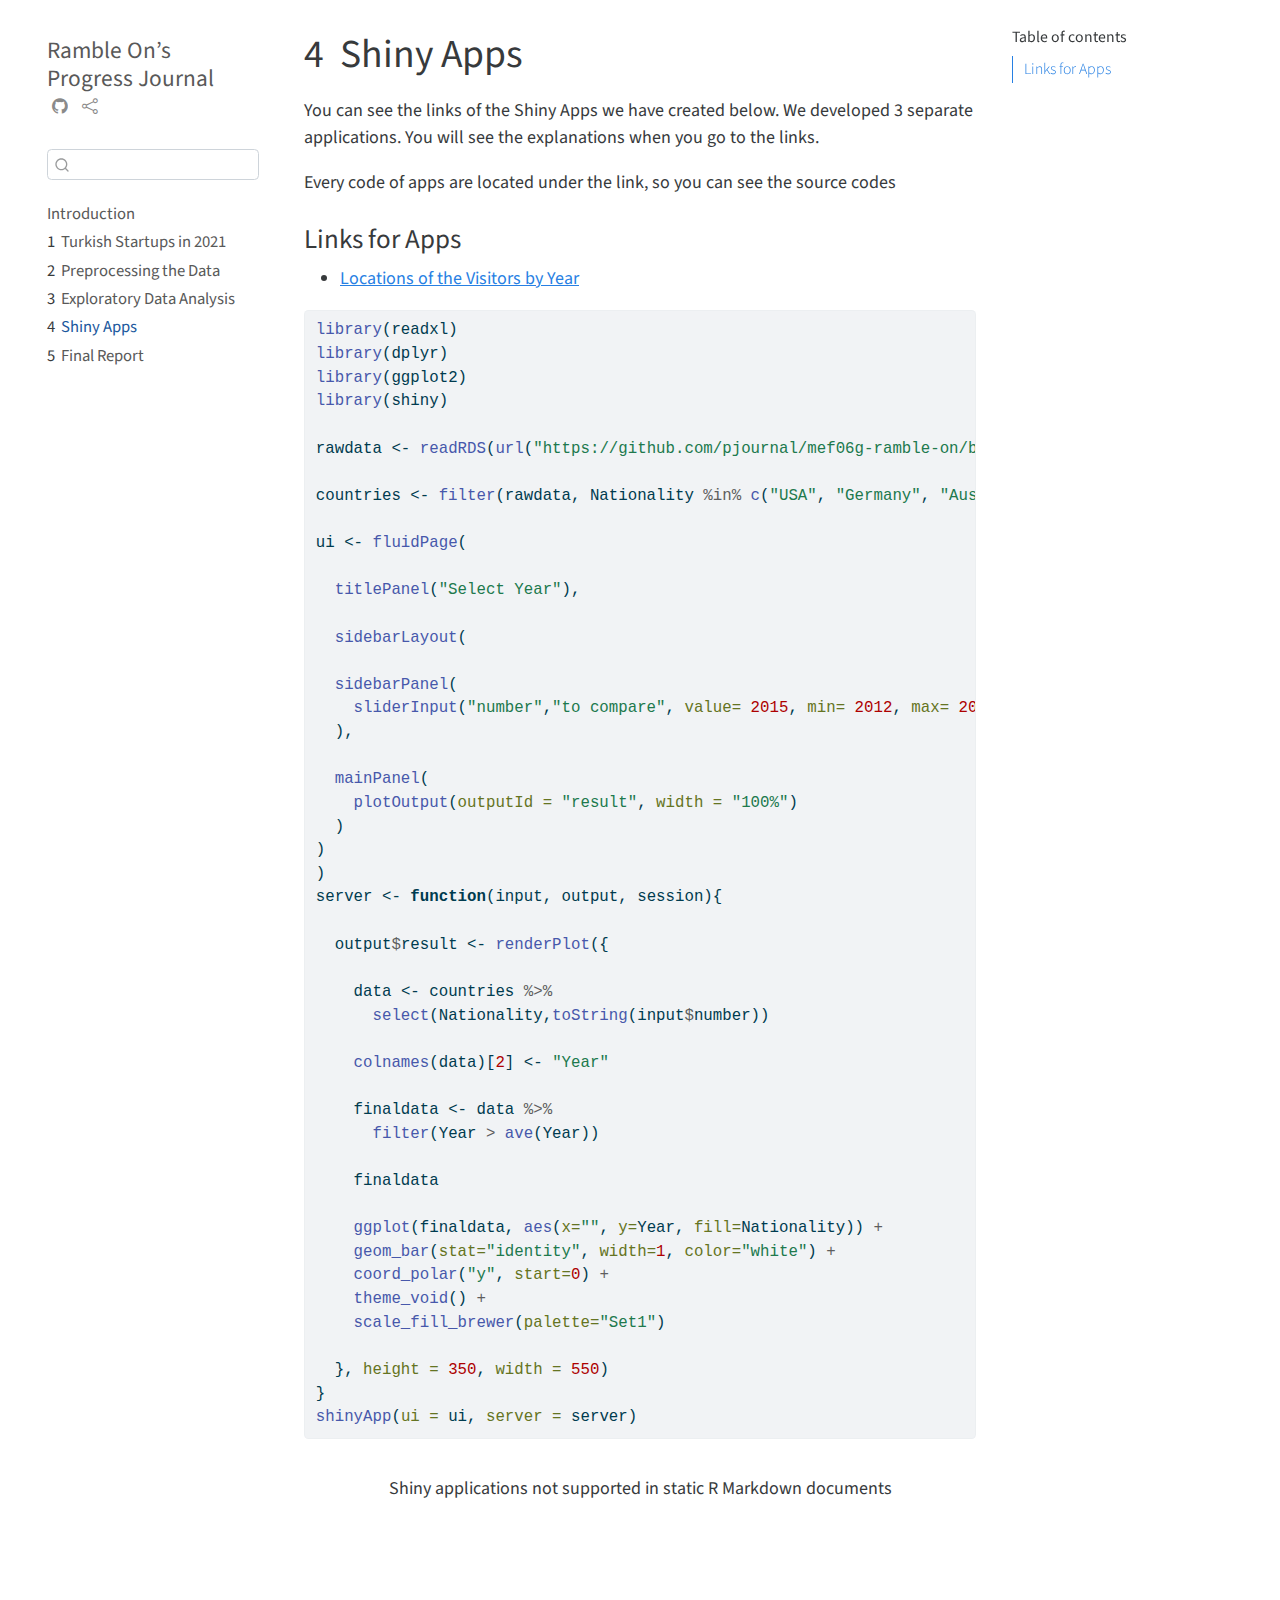
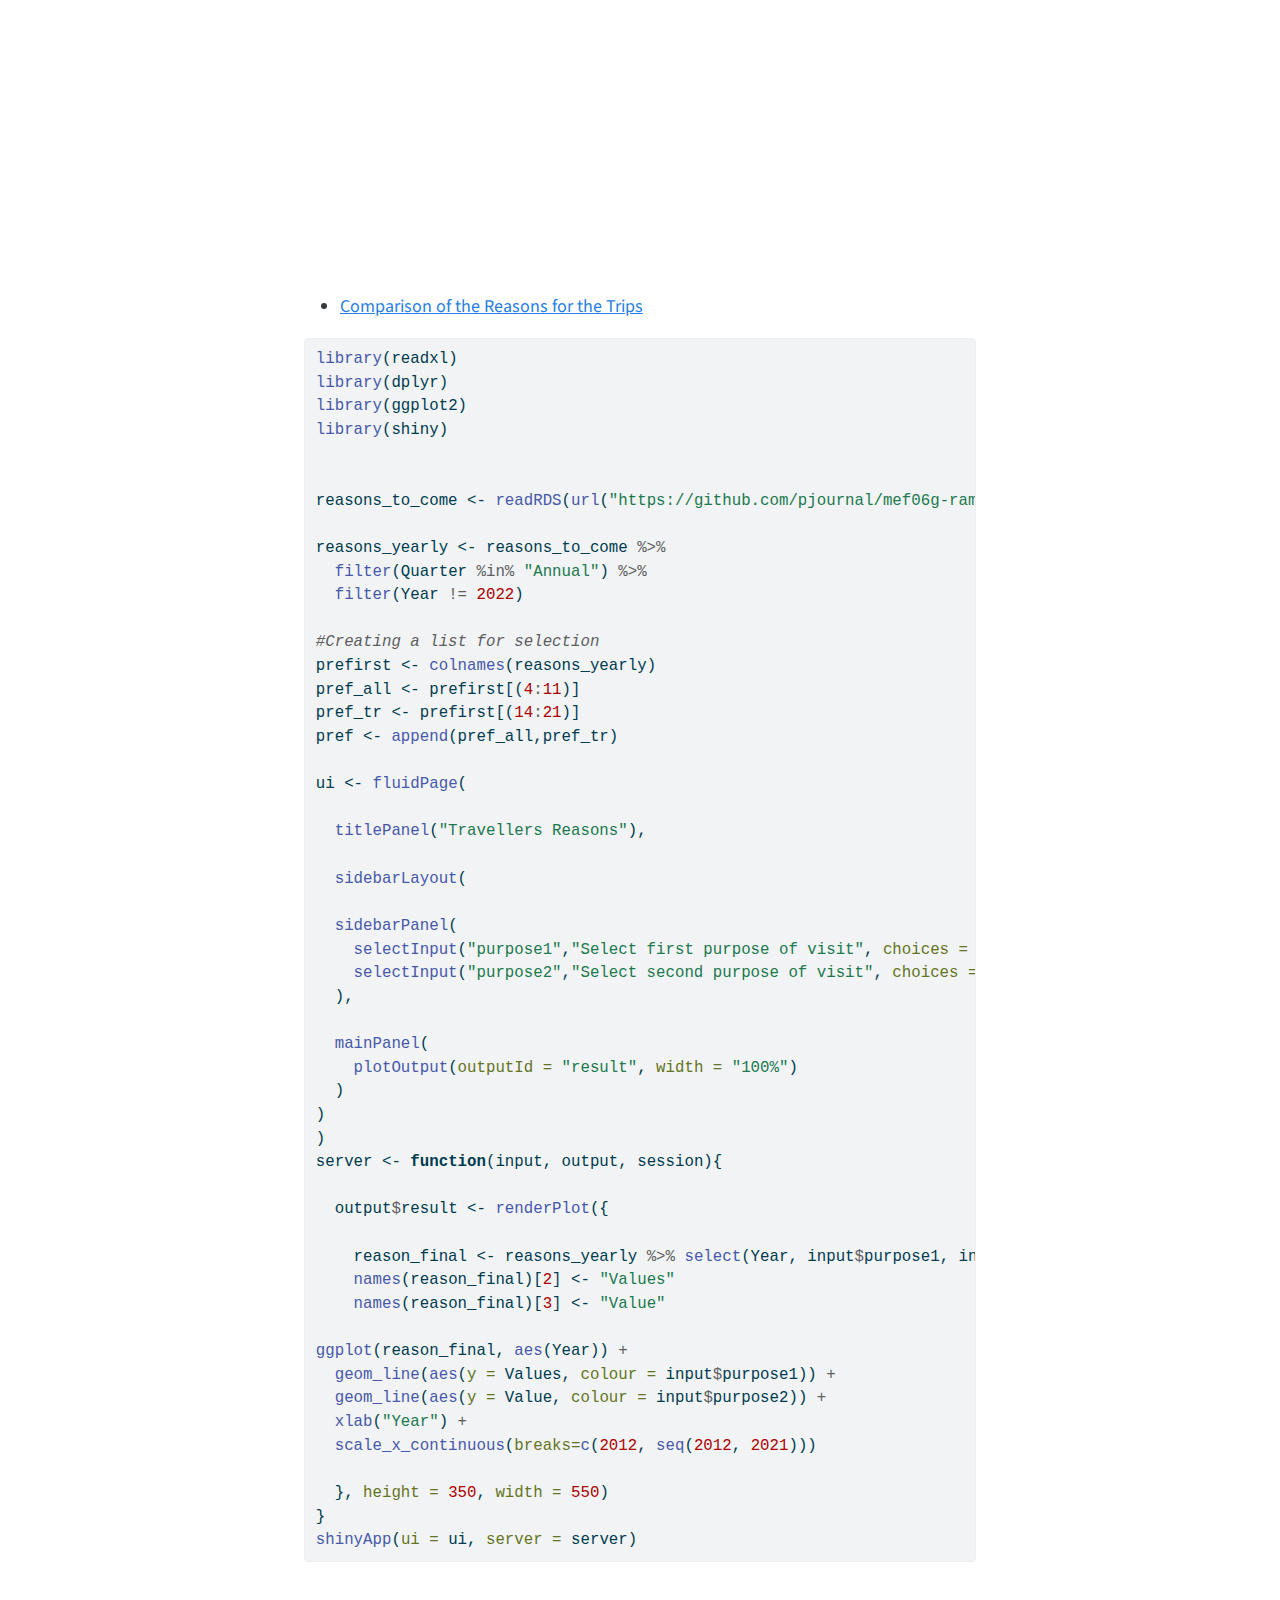
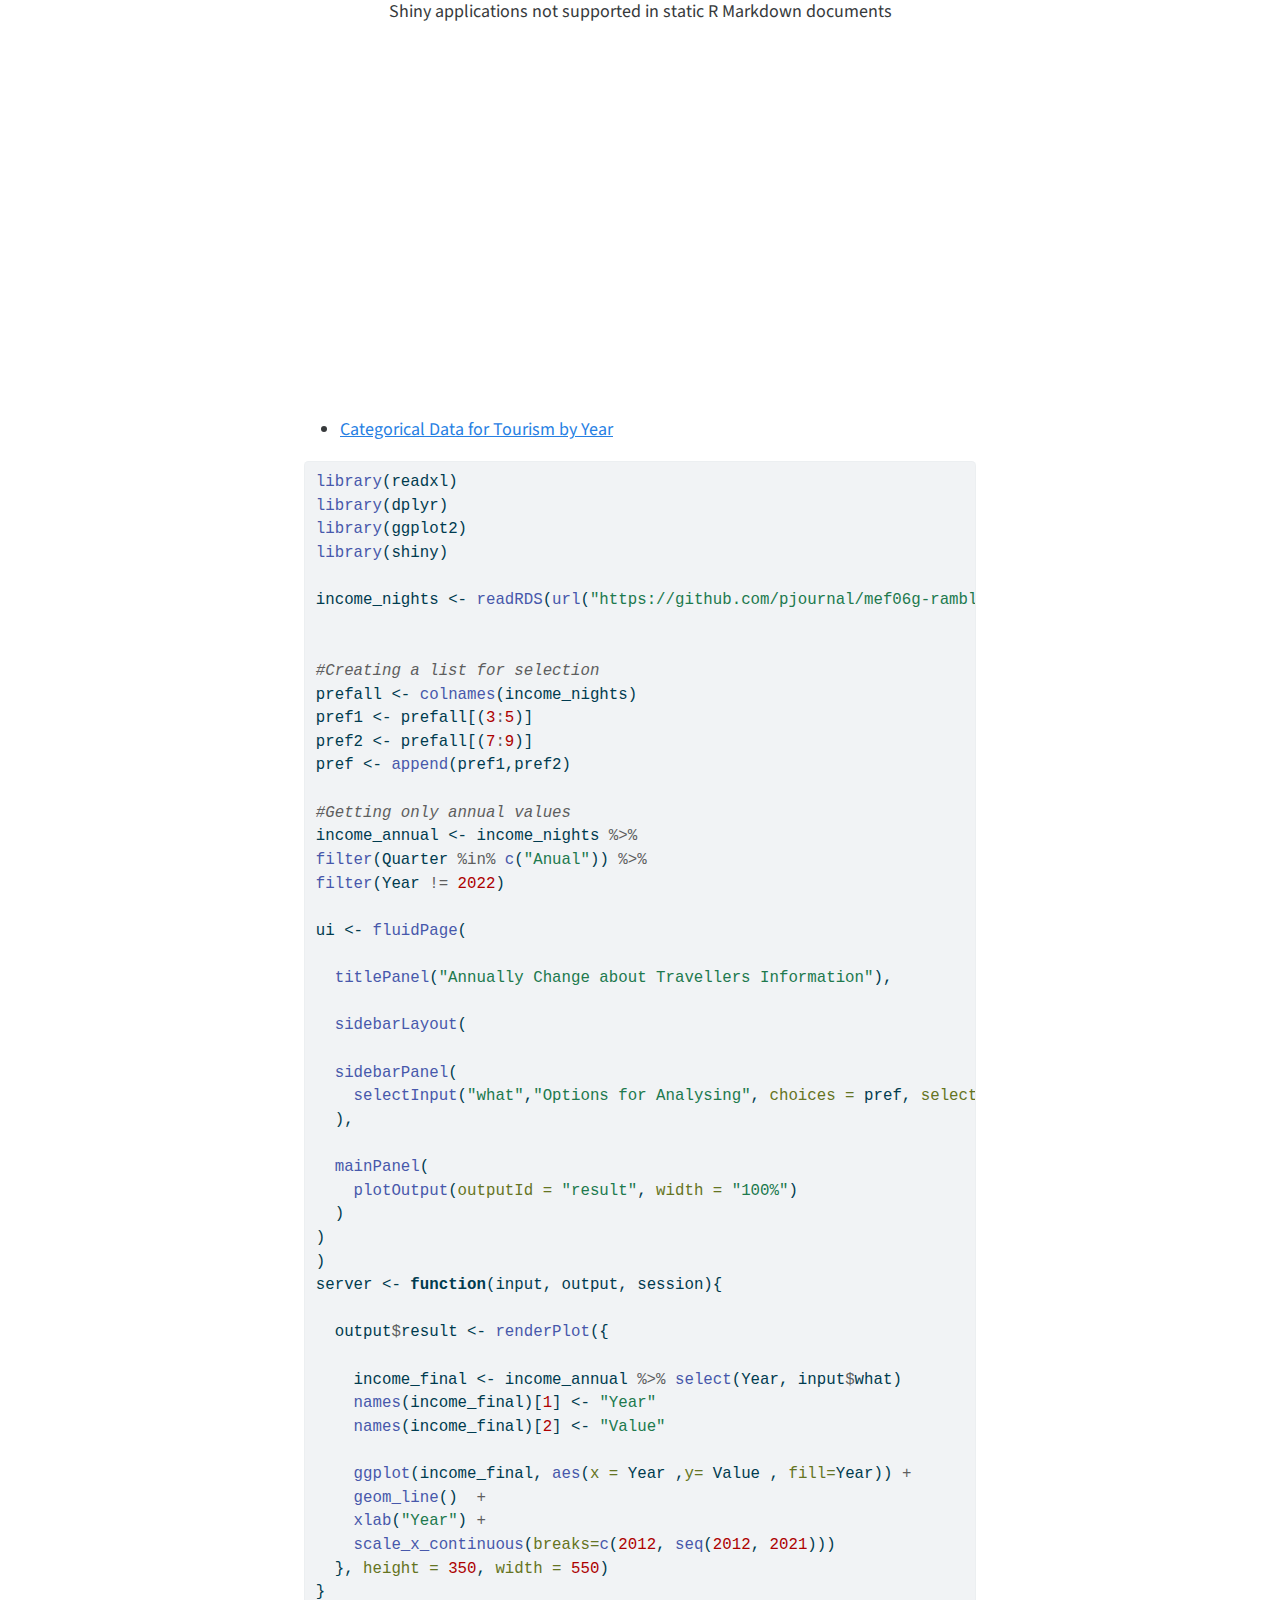
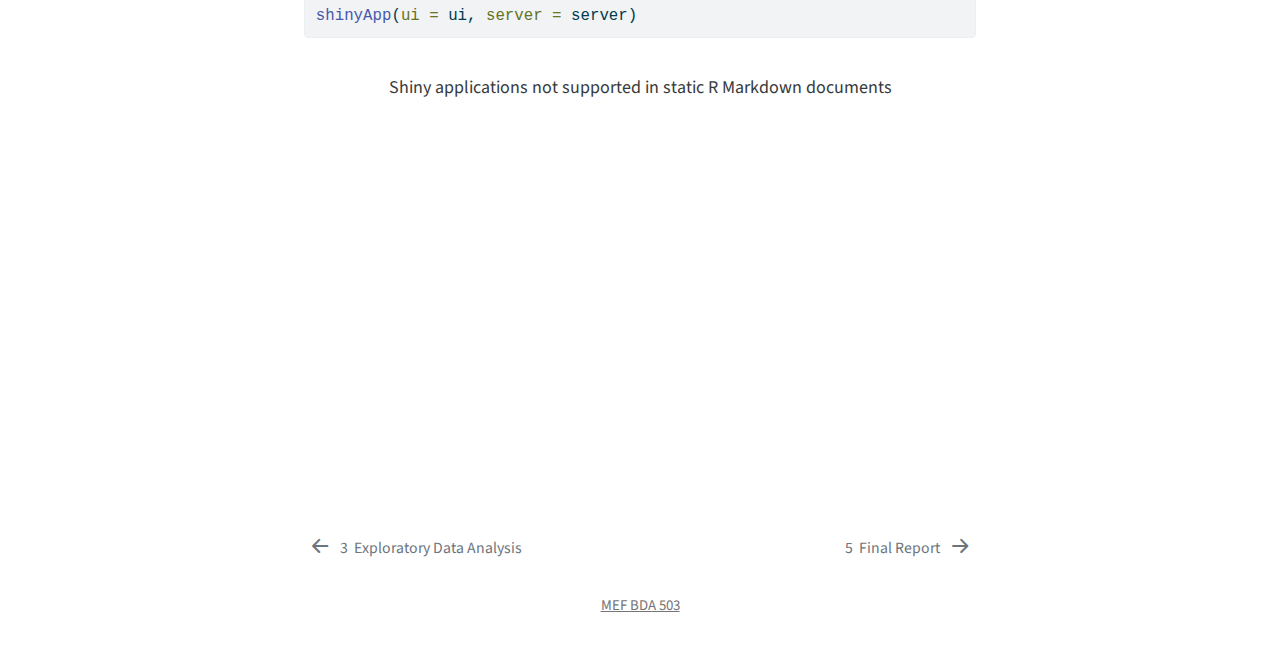
<file: docs/Shinyapps.html>
<!DOCTYPE html>
<html xmlns="http://www.w3.org/1999/xhtml" lang="en" xml:lang="en"><head>

<meta charset="utf-8">
<meta name="generator" content="quarto-1.1.251">

<meta name="viewport" content="width=device-width, initial-scale=1.0, user-scalable=yes">


<title>Ramble On’s Progress Journal - 4&nbsp; Shiny Apps</title>
<style>
code{white-space: pre-wrap;}
span.smallcaps{font-variant: small-caps;}
div.columns{display: flex; gap: min(4vw, 1.5em);}
div.column{flex: auto; overflow-x: auto;}
div.hanging-indent{margin-left: 1.5em; text-indent: -1.5em;}
ul.task-list{list-style: none;}
ul.task-list li input[type="checkbox"] {
  width: 0.8em;
  margin: 0 0.8em 0.2em -1.6em;
  vertical-align: middle;
}
pre > code.sourceCode { white-space: pre; position: relative; }
pre > code.sourceCode > span { display: inline-block; line-height: 1.25; }
pre > code.sourceCode > span:empty { height: 1.2em; }
.sourceCode { overflow: visible; }
code.sourceCode > span { color: inherit; text-decoration: inherit; }
div.sourceCode { margin: 1em 0; }
pre.sourceCode { margin: 0; }
@media screen {
div.sourceCode { overflow: auto; }
}
@media print {
pre > code.sourceCode { white-space: pre-wrap; }
pre > code.sourceCode > span { text-indent: -5em; padding-left: 5em; }
}
pre.numberSource code
  { counter-reset: source-line 0; }
pre.numberSource code > span
  { position: relative; left: -4em; counter-increment: source-line; }
pre.numberSource code > span > a:first-child::before
  { content: counter(source-line);
    position: relative; left: -1em; text-align: right; vertical-align: baseline;
    border: none; display: inline-block;
    -webkit-touch-callout: none; -webkit-user-select: none;
    -khtml-user-select: none; -moz-user-select: none;
    -ms-user-select: none; user-select: none;
    padding: 0 4px; width: 4em;
    color: #aaaaaa;
  }
pre.numberSource { margin-left: 3em; border-left: 1px solid #aaaaaa;  padding-left: 4px; }
div.sourceCode
  {   }
@media screen {
pre > code.sourceCode > span > a:first-child::before { text-decoration: underline; }
}
code span.al { color: #ff0000; font-weight: bold; } /* Alert */
code span.an { color: #60a0b0; font-weight: bold; font-style: italic; } /* Annotation */
code span.at { color: #7d9029; } /* Attribute */
code span.bn { color: #40a070; } /* BaseN */
code span.bu { color: #008000; } /* BuiltIn */
code span.cf { color: #007020; font-weight: bold; } /* ControlFlow */
code span.ch { color: #4070a0; } /* Char */
code span.cn { color: #880000; } /* Constant */
code span.co { color: #60a0b0; font-style: italic; } /* Comment */
code span.cv { color: #60a0b0; font-weight: bold; font-style: italic; } /* CommentVar */
code span.do { color: #ba2121; font-style: italic; } /* Documentation */
code span.dt { color: #902000; } /* DataType */
code span.dv { color: #40a070; } /* DecVal */
code span.er { color: #ff0000; font-weight: bold; } /* Error */
code span.ex { } /* Extension */
code span.fl { color: #40a070; } /* Float */
code span.fu { color: #06287e; } /* Function */
code span.im { color: #008000; font-weight: bold; } /* Import */
code span.in { color: #60a0b0; font-weight: bold; font-style: italic; } /* Information */
code span.kw { color: #007020; font-weight: bold; } /* Keyword */
code span.op { color: #666666; } /* Operator */
code span.ot { color: #007020; } /* Other */
code span.pp { color: #bc7a00; } /* Preprocessor */
code span.sc { color: #4070a0; } /* SpecialChar */
code span.ss { color: #bb6688; } /* SpecialString */
code span.st { color: #4070a0; } /* String */
code span.va { color: #19177c; } /* Variable */
code span.vs { color: #4070a0; } /* VerbatimString */
code span.wa { color: #60a0b0; font-weight: bold; font-style: italic; } /* Warning */
</style>


<script src="site_libs/quarto-nav/quarto-nav.js"></script>
<script src="site_libs/quarto-nav/headroom.min.js"></script>
<script src="site_libs/clipboard/clipboard.min.js"></script>
<script src="site_libs/quarto-search/autocomplete.umd.js"></script>
<script src="site_libs/quarto-search/fuse.min.js"></script>
<script src="site_libs/quarto-search/quarto-search.js"></script>
<meta name="quarto:offset" content="./">
<link href="./The Final Report.html" rel="next">
<link href="./Exploratory Data Analysis.html" rel="prev">
<script src="site_libs/quarto-html/quarto.js"></script>
<script src="site_libs/quarto-html/popper.min.js"></script>
<script src="site_libs/quarto-html/tippy.umd.min.js"></script>
<script src="site_libs/quarto-html/anchor.min.js"></script>
<link href="site_libs/quarto-html/tippy.css" rel="stylesheet">
<link href="site_libs/quarto-html/quarto-syntax-highlighting.css" rel="stylesheet" id="quarto-text-highlighting-styles">
<script src="site_libs/bootstrap/bootstrap.min.js"></script>
<link href="site_libs/bootstrap/bootstrap-icons.css" rel="stylesheet">
<link href="site_libs/bootstrap/bootstrap.min.css" rel="stylesheet" id="quarto-bootstrap" data-mode="light">
<script id="quarto-search-options" type="application/json">{
  "location": "sidebar",
  "copy-button": false,
  "collapse-after": 3,
  "panel-placement": "start",
  "type": "textbox",
  "limit": 20,
  "language": {
    "search-no-results-text": "No results",
    "search-matching-documents-text": "matching documents",
    "search-copy-link-title": "Copy link to search",
    "search-hide-matches-text": "Hide additional matches",
    "search-more-match-text": "more match in this document",
    "search-more-matches-text": "more matches in this document",
    "search-clear-button-title": "Clear",
    "search-detached-cancel-button-title": "Cancel",
    "search-submit-button-title": "Submit"
  }
}</script>


</head>

<body class="nav-sidebar floating">

<div id="quarto-search-results"></div>
  <header id="quarto-header" class="headroom fixed-top">
  <nav class="quarto-secondary-nav" data-bs-toggle="collapse" data-bs-target="#quarto-sidebar" aria-controls="quarto-sidebar" aria-expanded="false" aria-label="Toggle sidebar navigation" onclick="if (window.quartoToggleHeadroom) { window.quartoToggleHeadroom(); }">
    <div class="container-fluid d-flex justify-content-between">
      <h1 class="quarto-secondary-nav-title"><span class="chapter-number">4</span>&nbsp; <span class="chapter-title">Shiny Apps</span></h1>
      <button type="button" class="quarto-btn-toggle btn" aria-label="Show secondary navigation">
        <i class="bi bi-chevron-right"></i>
      </button>
    </div>
  </nav>
</header>
<!-- content -->
<div id="quarto-content" class="quarto-container page-columns page-rows-contents page-layout-article">
<!-- sidebar -->
  <nav id="quarto-sidebar" class="sidebar collapse sidebar-navigation floating overflow-auto">
    <div class="pt-lg-2 mt-2 text-left sidebar-header">
    <div class="sidebar-title mb-0 py-0">
      <a href="./">Ramble On’s Progress Journal</a> 
        <div class="sidebar-tools-main">
    <a href="https://github.com/pjournal/mef06g-ramble-on" title="Source Code" class="sidebar-tool px-1"><i class="bi bi-github"></i></a>
    <a href="" title="Share" id="sidebar-tool-dropdown-0" class="sidebar-tool dropdown-toggle px-1" data-bs-toggle="dropdown" aria-expanded="false"><i class="bi bi-share"></i></a>
    <ul class="dropdown-menu" aria-labelledby="sidebar-tool-dropdown-0">
        <li>
          <a class="dropdown-item sidebar-tools-main-item" href="https://twitter.com/intent/tweet?url=|url|">
            <i class="bi bi-bi-twitter pe-1"></i>
          Twitter
          </a>
        </li>
        <li>
          <a class="dropdown-item sidebar-tools-main-item" href="https://www.facebook.com/sharer/sharer.php?u=|url|">
            <i class="bi bi-bi-facebook pe-1"></i>
          Facebook
          </a>
        </li>
    </ul>
</div>
    </div>
      </div>
      <div class="mt-2 flex-shrink-0 align-items-center">
        <div class="sidebar-search">
        <div id="quarto-search" class="" title="Search"></div>
        </div>
      </div>
    <div class="sidebar-menu-container"> 
    <ul class="list-unstyled mt-1">
        <li class="sidebar-item">
  <div class="sidebar-item-container"> 
  <a href="./index.html" class="sidebar-item-text sidebar-link">Introduction</a>
  </div>
</li>
        <li class="sidebar-item">
  <div class="sidebar-item-container"> 
  <a href="./assignment1.html" class="sidebar-item-text sidebar-link"><span class="chapter-number">1</span>&nbsp; <span class="chapter-title">Turkish Startups in 2021</span></a>
  </div>
</li>
        <li class="sidebar-item">
  <div class="sidebar-item-container"> 
  <a href="./Preprocessing.html" class="sidebar-item-text sidebar-link"><span class="chapter-number">2</span>&nbsp; <span class="chapter-title">Preprocessing the Data</span></a>
  </div>
</li>
        <li class="sidebar-item">
  <div class="sidebar-item-container"> 
  <a href="./Exploratory Data Analysis.html" class="sidebar-item-text sidebar-link"><span class="chapter-number">3</span>&nbsp; <span class="chapter-title">Exploratory Data Analysis</span></a>
  </div>
</li>
        <li class="sidebar-item">
  <div class="sidebar-item-container"> 
  <a href="./Shinyapps.html" class="sidebar-item-text sidebar-link active"><span class="chapter-number">4</span>&nbsp; <span class="chapter-title">Shiny Apps</span></a>
  </div>
</li>
        <li class="sidebar-item">
  <div class="sidebar-item-container"> 
  <a href="./The Final Report.html" class="sidebar-item-text sidebar-link"><span class="chapter-number">5</span>&nbsp; <span class="chapter-title">Final Report</span></a>
  </div>
</li>
    </ul>
    </div>
</nav>
<!-- margin-sidebar -->
    <div id="quarto-margin-sidebar" class="sidebar margin-sidebar">
        <nav id="TOC" role="doc-toc" class="toc-active">
    <h2 id="toc-title">Table of contents</h2>
   
  <ul>
  <li><a href="#links-for-apps" id="toc-links-for-apps" class="nav-link active" data-scroll-target="#links-for-apps">Links for Apps</a></li>
  </ul>
</nav>
    </div>
<!-- main -->
<main class="content" id="quarto-document-content">

<header id="title-block-header" class="quarto-title-block default">
<div class="quarto-title">
<h1 class="title d-none d-lg-block"><span class="chapter-number">4</span>&nbsp; <span class="chapter-title">Shiny Apps</span></h1>
</div>



<div class="quarto-title-meta">

    
    
  </div>
  

</header>

<p>You can see the links of the Shiny Apps we have created below. We developed 3 separate applications. You will see the explanations when you go to the links.</p>
<p>Every code of apps are located under the link, so you can see the source codes</p>
<section id="links-for-apps" class="level3 unnumbered">
<h3 class="unnumbered anchored" data-anchor-id="links-for-apps">Links for Apps</h3>
<ul>
<li><a href="https://rambleon.shinyapps.io/countries/">Locations of the Visitors by Year</a><br>
</li>
</ul>
<div class="cell">
<div class="sourceCode cell-code" id="cb1"><pre class="sourceCode r code-with-copy"><code class="sourceCode r"><span id="cb1-1"><a href="#cb1-1" aria-hidden="true" tabindex="-1"></a><span class="fu">library</span>(readxl)</span>
<span id="cb1-2"><a href="#cb1-2" aria-hidden="true" tabindex="-1"></a><span class="fu">library</span>(dplyr)</span>
<span id="cb1-3"><a href="#cb1-3" aria-hidden="true" tabindex="-1"></a><span class="fu">library</span>(ggplot2)</span>
<span id="cb1-4"><a href="#cb1-4" aria-hidden="true" tabindex="-1"></a><span class="fu">library</span>(shiny)</span>
<span id="cb1-5"><a href="#cb1-5" aria-hidden="true" tabindex="-1"></a></span>
<span id="cb1-6"><a href="#cb1-6" aria-hidden="true" tabindex="-1"></a>rawdata <span class="ot">&lt;-</span> <span class="fu">readRDS</span>(<span class="fu">url</span>(<span class="st">"https://github.com/pjournal/mef06g-ramble-on/blob/main/term_project/depart_by_residence.rds?raw=true"</span>))</span>
<span id="cb1-7"><a href="#cb1-7" aria-hidden="true" tabindex="-1"></a></span>
<span id="cb1-8"><a href="#cb1-8" aria-hidden="true" tabindex="-1"></a>countries <span class="ot">&lt;-</span> <span class="fu">filter</span>(rawdata, Nationality <span class="sc">%in%</span> <span class="fu">c</span>(<span class="st">"USA"</span>, <span class="st">"Germany"</span>, <span class="st">"Austria"</span>, <span class="st">"Azerbaijan"</span>, <span class="st">"Belgium"</span>, <span class="st">"United Kingdom"</span>, <span class="st">"Bulgaria"</span>, <span class="st">"People's Republic of China"</span>, <span class="st">"Denmark"</span>, <span class="st">"France"</span>, <span class="st">"Georgia"</span>, <span class="st">"Netherlands"</span>, <span class="st">"Iraq"</span>, <span class="st">"Iran"</span>, <span class="st">"Spain"</span>, <span class="st">"Israel"</span>, <span class="st">"Sweden"</span>, <span class="st">"Switzerland"</span>, <span class="st">"Italy"</span>, <span class="st">"Japan"</span>, <span class="st">"Canada"</span>, <span class="st">"Russian Federation"</span>, <span class="st">"Syria"</span>, <span class="st">"Tunisia"</span>, <span class="st">"Ukraine"</span>, <span class="st">"Greece"</span>))</span>
<span id="cb1-9"><a href="#cb1-9" aria-hidden="true" tabindex="-1"></a></span>
<span id="cb1-10"><a href="#cb1-10" aria-hidden="true" tabindex="-1"></a>ui <span class="ot">&lt;-</span> <span class="fu">fluidPage</span>(</span>
<span id="cb1-11"><a href="#cb1-11" aria-hidden="true" tabindex="-1"></a>  </span>
<span id="cb1-12"><a href="#cb1-12" aria-hidden="true" tabindex="-1"></a>  <span class="fu">titlePanel</span>(<span class="st">"Select Year"</span>),</span>
<span id="cb1-13"><a href="#cb1-13" aria-hidden="true" tabindex="-1"></a>  </span>
<span id="cb1-14"><a href="#cb1-14" aria-hidden="true" tabindex="-1"></a>  <span class="fu">sidebarLayout</span>(</span>
<span id="cb1-15"><a href="#cb1-15" aria-hidden="true" tabindex="-1"></a>    </span>
<span id="cb1-16"><a href="#cb1-16" aria-hidden="true" tabindex="-1"></a>  <span class="fu">sidebarPanel</span>(</span>
<span id="cb1-17"><a href="#cb1-17" aria-hidden="true" tabindex="-1"></a>    <span class="fu">sliderInput</span>(<span class="st">"number"</span>,<span class="st">"to compare"</span>, <span class="at">value=</span> <span class="dv">2015</span>, <span class="at">min=</span> <span class="dv">2012</span>, <span class="at">max=</span> <span class="dv">2021</span>),</span>
<span id="cb1-18"><a href="#cb1-18" aria-hidden="true" tabindex="-1"></a>  ),</span>
<span id="cb1-19"><a href="#cb1-19" aria-hidden="true" tabindex="-1"></a>  </span>
<span id="cb1-20"><a href="#cb1-20" aria-hidden="true" tabindex="-1"></a>  <span class="fu">mainPanel</span>(</span>
<span id="cb1-21"><a href="#cb1-21" aria-hidden="true" tabindex="-1"></a>    <span class="fu">plotOutput</span>(<span class="at">outputId =</span> <span class="st">"result"</span>, <span class="at">width =</span> <span class="st">"100%"</span>)</span>
<span id="cb1-22"><a href="#cb1-22" aria-hidden="true" tabindex="-1"></a>  )</span>
<span id="cb1-23"><a href="#cb1-23" aria-hidden="true" tabindex="-1"></a>)</span>
<span id="cb1-24"><a href="#cb1-24" aria-hidden="true" tabindex="-1"></a>)</span>
<span id="cb1-25"><a href="#cb1-25" aria-hidden="true" tabindex="-1"></a>server <span class="ot">&lt;-</span> <span class="cf">function</span>(input, output, session){</span>
<span id="cb1-26"><a href="#cb1-26" aria-hidden="true" tabindex="-1"></a></span>
<span id="cb1-27"><a href="#cb1-27" aria-hidden="true" tabindex="-1"></a>  output<span class="sc">$</span>result <span class="ot">&lt;-</span> <span class="fu">renderPlot</span>({</span>
<span id="cb1-28"><a href="#cb1-28" aria-hidden="true" tabindex="-1"></a>    </span>
<span id="cb1-29"><a href="#cb1-29" aria-hidden="true" tabindex="-1"></a>    data <span class="ot">&lt;-</span> countries <span class="sc">%&gt;%</span></span>
<span id="cb1-30"><a href="#cb1-30" aria-hidden="true" tabindex="-1"></a>      <span class="fu">select</span>(Nationality,<span class="fu">toString</span>(input<span class="sc">$</span>number)) </span>
<span id="cb1-31"><a href="#cb1-31" aria-hidden="true" tabindex="-1"></a></span>
<span id="cb1-32"><a href="#cb1-32" aria-hidden="true" tabindex="-1"></a>    <span class="fu">colnames</span>(data)[<span class="dv">2</span>] <span class="ot">&lt;-</span> <span class="st">"Year"</span></span>
<span id="cb1-33"><a href="#cb1-33" aria-hidden="true" tabindex="-1"></a></span>
<span id="cb1-34"><a href="#cb1-34" aria-hidden="true" tabindex="-1"></a>    finaldata <span class="ot">&lt;-</span> data <span class="sc">%&gt;%</span></span>
<span id="cb1-35"><a href="#cb1-35" aria-hidden="true" tabindex="-1"></a>      <span class="fu">filter</span>(Year <span class="sc">&gt;</span> <span class="fu">ave</span>(Year))</span>
<span id="cb1-36"><a href="#cb1-36" aria-hidden="true" tabindex="-1"></a>    </span>
<span id="cb1-37"><a href="#cb1-37" aria-hidden="true" tabindex="-1"></a>    finaldata</span>
<span id="cb1-38"><a href="#cb1-38" aria-hidden="true" tabindex="-1"></a></span>
<span id="cb1-39"><a href="#cb1-39" aria-hidden="true" tabindex="-1"></a>    <span class="fu">ggplot</span>(finaldata, <span class="fu">aes</span>(<span class="at">x=</span><span class="st">""</span>, <span class="at">y=</span>Year, <span class="at">fill=</span>Nationality)) <span class="sc">+</span></span>
<span id="cb1-40"><a href="#cb1-40" aria-hidden="true" tabindex="-1"></a>    <span class="fu">geom_bar</span>(<span class="at">stat=</span><span class="st">"identity"</span>, <span class="at">width=</span><span class="dv">1</span>, <span class="at">color=</span><span class="st">"white"</span>) <span class="sc">+</span></span>
<span id="cb1-41"><a href="#cb1-41" aria-hidden="true" tabindex="-1"></a>    <span class="fu">coord_polar</span>(<span class="st">"y"</span>, <span class="at">start=</span><span class="dv">0</span>) <span class="sc">+</span></span>
<span id="cb1-42"><a href="#cb1-42" aria-hidden="true" tabindex="-1"></a>    <span class="fu">theme_void</span>() <span class="sc">+</span></span>
<span id="cb1-43"><a href="#cb1-43" aria-hidden="true" tabindex="-1"></a>    <span class="fu">scale_fill_brewer</span>(<span class="at">palette=</span><span class="st">"Set1"</span>)</span>
<span id="cb1-44"><a href="#cb1-44" aria-hidden="true" tabindex="-1"></a>    </span>
<span id="cb1-45"><a href="#cb1-45" aria-hidden="true" tabindex="-1"></a>  }, <span class="at">height =</span> <span class="dv">350</span>, <span class="at">width =</span> <span class="dv">550</span>)</span>
<span id="cb1-46"><a href="#cb1-46" aria-hidden="true" tabindex="-1"></a>}</span>
<span id="cb1-47"><a href="#cb1-47" aria-hidden="true" tabindex="-1"></a><span class="fu">shinyApp</span>(<span class="at">ui =</span> ui, <span class="at">server =</span> server)</span></code><button title="Copy to Clipboard" class="code-copy-button"><i class="bi"></i></button></pre></div>
<div class="cell-output-display">
<p></p><div style="width: 100% ; height: 400px ; text-align: center; box-sizing: border-box; -moz-box-sizing: border-box; -webkit-box-sizing: border-box;" class="muted well">Shiny applications not supported in static R Markdown documents</div><p></p>
</div>
</div>
<ul>
<li><a href="https://rambleon.shinyapps.io/reasons/">Comparison of the Reasons for the Trips</a></li>
</ul>
<div class="cell">
<div class="sourceCode cell-code" id="cb2"><pre class="sourceCode r code-with-copy"><code class="sourceCode r"><span id="cb2-1"><a href="#cb2-1" aria-hidden="true" tabindex="-1"></a><span class="fu">library</span>(readxl)</span>
<span id="cb2-2"><a href="#cb2-2" aria-hidden="true" tabindex="-1"></a><span class="fu">library</span>(dplyr)</span>
<span id="cb2-3"><a href="#cb2-3" aria-hidden="true" tabindex="-1"></a><span class="fu">library</span>(ggplot2)</span>
<span id="cb2-4"><a href="#cb2-4" aria-hidden="true" tabindex="-1"></a><span class="fu">library</span>(shiny)</span>
<span id="cb2-5"><a href="#cb2-5" aria-hidden="true" tabindex="-1"></a></span>
<span id="cb2-6"><a href="#cb2-6" aria-hidden="true" tabindex="-1"></a></span>
<span id="cb2-7"><a href="#cb2-7" aria-hidden="true" tabindex="-1"></a>reasons_to_come <span class="ot">&lt;-</span> <span class="fu">readRDS</span>(<span class="fu">url</span>(<span class="st">"https://github.com/pjournal/mef06g-ramble-on/blob/main/term_project/purposes.rds?raw=true"</span>))</span>
<span id="cb2-8"><a href="#cb2-8" aria-hidden="true" tabindex="-1"></a></span>
<span id="cb2-9"><a href="#cb2-9" aria-hidden="true" tabindex="-1"></a>reasons_yearly <span class="ot">&lt;-</span> reasons_to_come <span class="sc">%&gt;%</span></span>
<span id="cb2-10"><a href="#cb2-10" aria-hidden="true" tabindex="-1"></a>  <span class="fu">filter</span>(Quarter <span class="sc">%in%</span> <span class="st">"Annual"</span>) <span class="sc">%&gt;%</span></span>
<span id="cb2-11"><a href="#cb2-11" aria-hidden="true" tabindex="-1"></a>  <span class="fu">filter</span>(Year <span class="sc">!=</span> <span class="dv">2022</span>)</span>
<span id="cb2-12"><a href="#cb2-12" aria-hidden="true" tabindex="-1"></a></span>
<span id="cb2-13"><a href="#cb2-13" aria-hidden="true" tabindex="-1"></a><span class="co">#Creating a list for selection</span></span>
<span id="cb2-14"><a href="#cb2-14" aria-hidden="true" tabindex="-1"></a>prefirst <span class="ot">&lt;-</span> <span class="fu">colnames</span>(reasons_yearly)</span>
<span id="cb2-15"><a href="#cb2-15" aria-hidden="true" tabindex="-1"></a>pref_all <span class="ot">&lt;-</span> prefirst[(<span class="dv">4</span><span class="sc">:</span><span class="dv">11</span>)]</span>
<span id="cb2-16"><a href="#cb2-16" aria-hidden="true" tabindex="-1"></a>pref_tr <span class="ot">&lt;-</span> prefirst[(<span class="dv">14</span><span class="sc">:</span><span class="dv">21</span>)]</span>
<span id="cb2-17"><a href="#cb2-17" aria-hidden="true" tabindex="-1"></a>pref <span class="ot">&lt;-</span> <span class="fu">append</span>(pref_all,pref_tr)</span>
<span id="cb2-18"><a href="#cb2-18" aria-hidden="true" tabindex="-1"></a></span>
<span id="cb2-19"><a href="#cb2-19" aria-hidden="true" tabindex="-1"></a>ui <span class="ot">&lt;-</span> <span class="fu">fluidPage</span>(</span>
<span id="cb2-20"><a href="#cb2-20" aria-hidden="true" tabindex="-1"></a>  </span>
<span id="cb2-21"><a href="#cb2-21" aria-hidden="true" tabindex="-1"></a>  <span class="fu">titlePanel</span>(<span class="st">"Travellers Reasons"</span>),</span>
<span id="cb2-22"><a href="#cb2-22" aria-hidden="true" tabindex="-1"></a>  </span>
<span id="cb2-23"><a href="#cb2-23" aria-hidden="true" tabindex="-1"></a>  <span class="fu">sidebarLayout</span>(</span>
<span id="cb2-24"><a href="#cb2-24" aria-hidden="true" tabindex="-1"></a>    </span>
<span id="cb2-25"><a href="#cb2-25" aria-hidden="true" tabindex="-1"></a>  <span class="fu">sidebarPanel</span>(</span>
<span id="cb2-26"><a href="#cb2-26" aria-hidden="true" tabindex="-1"></a>    <span class="fu">selectInput</span>(<span class="st">"purpose1"</span>,<span class="st">"Select first purpose of visit"</span>, <span class="at">choices =</span> pref, <span class="at">selected=</span>pref[<span class="dv">3</span>]),</span>
<span id="cb2-27"><a href="#cb2-27" aria-hidden="true" tabindex="-1"></a>    <span class="fu">selectInput</span>(<span class="st">"purpose2"</span>,<span class="st">"Select second purpose of visit"</span>, <span class="at">choices =</span> pref, <span class="at">selected=</span>pref[<span class="dv">11</span>])</span>
<span id="cb2-28"><a href="#cb2-28" aria-hidden="true" tabindex="-1"></a>  ),</span>
<span id="cb2-29"><a href="#cb2-29" aria-hidden="true" tabindex="-1"></a>  </span>
<span id="cb2-30"><a href="#cb2-30" aria-hidden="true" tabindex="-1"></a>  <span class="fu">mainPanel</span>(</span>
<span id="cb2-31"><a href="#cb2-31" aria-hidden="true" tabindex="-1"></a>    <span class="fu">plotOutput</span>(<span class="at">outputId =</span> <span class="st">"result"</span>, <span class="at">width =</span> <span class="st">"100%"</span>)</span>
<span id="cb2-32"><a href="#cb2-32" aria-hidden="true" tabindex="-1"></a>  )</span>
<span id="cb2-33"><a href="#cb2-33" aria-hidden="true" tabindex="-1"></a>)</span>
<span id="cb2-34"><a href="#cb2-34" aria-hidden="true" tabindex="-1"></a>)</span>
<span id="cb2-35"><a href="#cb2-35" aria-hidden="true" tabindex="-1"></a>server <span class="ot">&lt;-</span> <span class="cf">function</span>(input, output, session){</span>
<span id="cb2-36"><a href="#cb2-36" aria-hidden="true" tabindex="-1"></a></span>
<span id="cb2-37"><a href="#cb2-37" aria-hidden="true" tabindex="-1"></a>  output<span class="sc">$</span>result <span class="ot">&lt;-</span> <span class="fu">renderPlot</span>({</span>
<span id="cb2-38"><a href="#cb2-38" aria-hidden="true" tabindex="-1"></a>    </span>
<span id="cb2-39"><a href="#cb2-39" aria-hidden="true" tabindex="-1"></a>    reason_final <span class="ot">&lt;-</span> reasons_yearly <span class="sc">%&gt;%</span> <span class="fu">select</span>(Year, input<span class="sc">$</span>purpose1, input<span class="sc">$</span>purpose2)</span>
<span id="cb2-40"><a href="#cb2-40" aria-hidden="true" tabindex="-1"></a>    <span class="fu">names</span>(reason_final)[<span class="dv">2</span>] <span class="ot">&lt;-</span> <span class="st">"Values"</span></span>
<span id="cb2-41"><a href="#cb2-41" aria-hidden="true" tabindex="-1"></a>    <span class="fu">names</span>(reason_final)[<span class="dv">3</span>] <span class="ot">&lt;-</span> <span class="st">"Value"</span></span>
<span id="cb2-42"><a href="#cb2-42" aria-hidden="true" tabindex="-1"></a>    </span>
<span id="cb2-43"><a href="#cb2-43" aria-hidden="true" tabindex="-1"></a><span class="fu">ggplot</span>(reason_final, <span class="fu">aes</span>(Year)) <span class="sc">+</span> </span>
<span id="cb2-44"><a href="#cb2-44" aria-hidden="true" tabindex="-1"></a>  <span class="fu">geom_line</span>(<span class="fu">aes</span>(<span class="at">y =</span> Values, <span class="at">colour =</span> input<span class="sc">$</span>purpose1)) <span class="sc">+</span> </span>
<span id="cb2-45"><a href="#cb2-45" aria-hidden="true" tabindex="-1"></a>  <span class="fu">geom_line</span>(<span class="fu">aes</span>(<span class="at">y =</span> Value, <span class="at">colour =</span> input<span class="sc">$</span>purpose2)) <span class="sc">+</span></span>
<span id="cb2-46"><a href="#cb2-46" aria-hidden="true" tabindex="-1"></a>  <span class="fu">xlab</span>(<span class="st">"Year"</span>) <span class="sc">+</span> </span>
<span id="cb2-47"><a href="#cb2-47" aria-hidden="true" tabindex="-1"></a>  <span class="fu">scale_x_continuous</span>(<span class="at">breaks=</span><span class="fu">c</span>(<span class="dv">2012</span>, <span class="fu">seq</span>(<span class="dv">2012</span>, <span class="dv">2021</span>))) </span>
<span id="cb2-48"><a href="#cb2-48" aria-hidden="true" tabindex="-1"></a></span>
<span id="cb2-49"><a href="#cb2-49" aria-hidden="true" tabindex="-1"></a>  }, <span class="at">height =</span> <span class="dv">350</span>, <span class="at">width =</span> <span class="dv">550</span>)</span>
<span id="cb2-50"><a href="#cb2-50" aria-hidden="true" tabindex="-1"></a>}</span>
<span id="cb2-51"><a href="#cb2-51" aria-hidden="true" tabindex="-1"></a><span class="fu">shinyApp</span>(<span class="at">ui =</span> ui, <span class="at">server =</span> server)</span></code><button title="Copy to Clipboard" class="code-copy-button"><i class="bi"></i></button></pre></div>
<div class="cell-output-display">
<p></p><div style="width: 100% ; height: 400px ; text-align: center; box-sizing: border-box; -moz-box-sizing: border-box; -webkit-box-sizing: border-box;" class="muted well">Shiny applications not supported in static R Markdown documents</div><p></p>
</div>
</div>
<ul>
<li><a href="https://rambleon.shinyapps.io/categories/">Categorical Data for Tourism by Year</a></li>
</ul>
<div class="cell">
<div class="sourceCode cell-code" id="cb3"><pre class="sourceCode r code-with-copy"><code class="sourceCode r"><span id="cb3-1"><a href="#cb3-1" aria-hidden="true" tabindex="-1"></a><span class="fu">library</span>(readxl)</span>
<span id="cb3-2"><a href="#cb3-2" aria-hidden="true" tabindex="-1"></a><span class="fu">library</span>(dplyr)</span>
<span id="cb3-3"><a href="#cb3-3" aria-hidden="true" tabindex="-1"></a><span class="fu">library</span>(ggplot2)</span>
<span id="cb3-4"><a href="#cb3-4" aria-hidden="true" tabindex="-1"></a><span class="fu">library</span>(shiny)</span>
<span id="cb3-5"><a href="#cb3-5" aria-hidden="true" tabindex="-1"></a></span>
<span id="cb3-6"><a href="#cb3-6" aria-hidden="true" tabindex="-1"></a>income_nights <span class="ot">&lt;-</span> <span class="fu">readRDS</span>(<span class="fu">url</span>(<span class="st">"https://github.com/pjournal/mef06g-ramble-on/blob/main/term_project/income_nights.rds?raw=true"</span>))</span>
<span id="cb3-7"><a href="#cb3-7" aria-hidden="true" tabindex="-1"></a></span>
<span id="cb3-8"><a href="#cb3-8" aria-hidden="true" tabindex="-1"></a></span>
<span id="cb3-9"><a href="#cb3-9" aria-hidden="true" tabindex="-1"></a><span class="co">#Creating a list for selection</span></span>
<span id="cb3-10"><a href="#cb3-10" aria-hidden="true" tabindex="-1"></a>prefall <span class="ot">&lt;-</span> <span class="fu">colnames</span>(income_nights)</span>
<span id="cb3-11"><a href="#cb3-11" aria-hidden="true" tabindex="-1"></a>pref1 <span class="ot">&lt;-</span> prefall[(<span class="dv">3</span><span class="sc">:</span><span class="dv">5</span>)]</span>
<span id="cb3-12"><a href="#cb3-12" aria-hidden="true" tabindex="-1"></a>pref2 <span class="ot">&lt;-</span> prefall[(<span class="dv">7</span><span class="sc">:</span><span class="dv">9</span>)]</span>
<span id="cb3-13"><a href="#cb3-13" aria-hidden="true" tabindex="-1"></a>pref <span class="ot">&lt;-</span> <span class="fu">append</span>(pref1,pref2)</span>
<span id="cb3-14"><a href="#cb3-14" aria-hidden="true" tabindex="-1"></a></span>
<span id="cb3-15"><a href="#cb3-15" aria-hidden="true" tabindex="-1"></a><span class="co">#Getting only annual values</span></span>
<span id="cb3-16"><a href="#cb3-16" aria-hidden="true" tabindex="-1"></a>income_annual <span class="ot">&lt;-</span> income_nights <span class="sc">%&gt;%</span> </span>
<span id="cb3-17"><a href="#cb3-17" aria-hidden="true" tabindex="-1"></a><span class="fu">filter</span>(Quarter <span class="sc">%in%</span> <span class="fu">c</span>(<span class="st">"Anual"</span>)) <span class="sc">%&gt;%</span></span>
<span id="cb3-18"><a href="#cb3-18" aria-hidden="true" tabindex="-1"></a><span class="fu">filter</span>(Year <span class="sc">!=</span> <span class="dv">2022</span>)</span>
<span id="cb3-19"><a href="#cb3-19" aria-hidden="true" tabindex="-1"></a></span>
<span id="cb3-20"><a href="#cb3-20" aria-hidden="true" tabindex="-1"></a>ui <span class="ot">&lt;-</span> <span class="fu">fluidPage</span>(</span>
<span id="cb3-21"><a href="#cb3-21" aria-hidden="true" tabindex="-1"></a>  </span>
<span id="cb3-22"><a href="#cb3-22" aria-hidden="true" tabindex="-1"></a>  <span class="fu">titlePanel</span>(<span class="st">"Annually Change about Travellers Information"</span>),</span>
<span id="cb3-23"><a href="#cb3-23" aria-hidden="true" tabindex="-1"></a>  </span>
<span id="cb3-24"><a href="#cb3-24" aria-hidden="true" tabindex="-1"></a>  <span class="fu">sidebarLayout</span>(</span>
<span id="cb3-25"><a href="#cb3-25" aria-hidden="true" tabindex="-1"></a>    </span>
<span id="cb3-26"><a href="#cb3-26" aria-hidden="true" tabindex="-1"></a>  <span class="fu">sidebarPanel</span>(</span>
<span id="cb3-27"><a href="#cb3-27" aria-hidden="true" tabindex="-1"></a>    <span class="fu">selectInput</span>(<span class="st">"what"</span>,<span class="st">"Options for Analysing"</span>, <span class="at">choices =</span> pref, <span class="at">selected=</span>pref[<span class="dv">2</span>]),</span>
<span id="cb3-28"><a href="#cb3-28" aria-hidden="true" tabindex="-1"></a>  ),</span>
<span id="cb3-29"><a href="#cb3-29" aria-hidden="true" tabindex="-1"></a>  </span>
<span id="cb3-30"><a href="#cb3-30" aria-hidden="true" tabindex="-1"></a>  <span class="fu">mainPanel</span>(</span>
<span id="cb3-31"><a href="#cb3-31" aria-hidden="true" tabindex="-1"></a>    <span class="fu">plotOutput</span>(<span class="at">outputId =</span> <span class="st">"result"</span>, <span class="at">width =</span> <span class="st">"100%"</span>)</span>
<span id="cb3-32"><a href="#cb3-32" aria-hidden="true" tabindex="-1"></a>  )</span>
<span id="cb3-33"><a href="#cb3-33" aria-hidden="true" tabindex="-1"></a>)</span>
<span id="cb3-34"><a href="#cb3-34" aria-hidden="true" tabindex="-1"></a>)</span>
<span id="cb3-35"><a href="#cb3-35" aria-hidden="true" tabindex="-1"></a>server <span class="ot">&lt;-</span> <span class="cf">function</span>(input, output, session){</span>
<span id="cb3-36"><a href="#cb3-36" aria-hidden="true" tabindex="-1"></a></span>
<span id="cb3-37"><a href="#cb3-37" aria-hidden="true" tabindex="-1"></a>  output<span class="sc">$</span>result <span class="ot">&lt;-</span> <span class="fu">renderPlot</span>({</span>
<span id="cb3-38"><a href="#cb3-38" aria-hidden="true" tabindex="-1"></a>    </span>
<span id="cb3-39"><a href="#cb3-39" aria-hidden="true" tabindex="-1"></a>    income_final <span class="ot">&lt;-</span> income_annual <span class="sc">%&gt;%</span> <span class="fu">select</span>(Year, input<span class="sc">$</span>what)</span>
<span id="cb3-40"><a href="#cb3-40" aria-hidden="true" tabindex="-1"></a>    <span class="fu">names</span>(income_final)[<span class="dv">1</span>] <span class="ot">&lt;-</span> <span class="st">"Year"</span></span>
<span id="cb3-41"><a href="#cb3-41" aria-hidden="true" tabindex="-1"></a>    <span class="fu">names</span>(income_final)[<span class="dv">2</span>] <span class="ot">&lt;-</span> <span class="st">"Value"</span></span>
<span id="cb3-42"><a href="#cb3-42" aria-hidden="true" tabindex="-1"></a>    </span>
<span id="cb3-43"><a href="#cb3-43" aria-hidden="true" tabindex="-1"></a>    <span class="fu">ggplot</span>(income_final, <span class="fu">aes</span>(<span class="at">x =</span> Year ,<span class="at">y=</span> Value , <span class="at">fill=</span>Year)) <span class="sc">+</span> </span>
<span id="cb3-44"><a href="#cb3-44" aria-hidden="true" tabindex="-1"></a>    <span class="fu">geom_line</span>()  <span class="sc">+</span></span>
<span id="cb3-45"><a href="#cb3-45" aria-hidden="true" tabindex="-1"></a>    <span class="fu">xlab</span>(<span class="st">"Year"</span>) <span class="sc">+</span> </span>
<span id="cb3-46"><a href="#cb3-46" aria-hidden="true" tabindex="-1"></a>    <span class="fu">scale_x_continuous</span>(<span class="at">breaks=</span><span class="fu">c</span>(<span class="dv">2012</span>, <span class="fu">seq</span>(<span class="dv">2012</span>, <span class="dv">2021</span>))) </span>
<span id="cb3-47"><a href="#cb3-47" aria-hidden="true" tabindex="-1"></a>  }, <span class="at">height =</span> <span class="dv">350</span>, <span class="at">width =</span> <span class="dv">550</span>)</span>
<span id="cb3-48"><a href="#cb3-48" aria-hidden="true" tabindex="-1"></a>}</span>
<span id="cb3-49"><a href="#cb3-49" aria-hidden="true" tabindex="-1"></a><span class="fu">shinyApp</span>(<span class="at">ui =</span> ui, <span class="at">server =</span> server)</span></code><button title="Copy to Clipboard" class="code-copy-button"><i class="bi"></i></button></pre></div>
<div class="cell-output-display">
<p></p><div style="width: 100% ; height: 400px ; text-align: center; box-sizing: border-box; -moz-box-sizing: border-box; -webkit-box-sizing: border-box;" class="muted well">Shiny applications not supported in static R Markdown documents</div><p></p>
</div>
</div>


</section>

</main> <!-- /main -->
<script id="quarto-html-after-body" type="application/javascript">
window.document.addEventListener("DOMContentLoaded", function (event) {
  const toggleBodyColorMode = (bsSheetEl) => {
    const mode = bsSheetEl.getAttribute("data-mode");
    const bodyEl = window.document.querySelector("body");
    if (mode === "dark") {
      bodyEl.classList.add("quarto-dark");
      bodyEl.classList.remove("quarto-light");
    } else {
      bodyEl.classList.add("quarto-light");
      bodyEl.classList.remove("quarto-dark");
    }
  }
  const toggleBodyColorPrimary = () => {
    const bsSheetEl = window.document.querySelector("link#quarto-bootstrap");
    if (bsSheetEl) {
      toggleBodyColorMode(bsSheetEl);
    }
  }
  toggleBodyColorPrimary();  
  const icon = "";
  const anchorJS = new window.AnchorJS();
  anchorJS.options = {
    placement: 'right',
    icon: icon
  };
  anchorJS.add('.anchored');
  const clipboard = new window.ClipboardJS('.code-copy-button', {
    target: function(trigger) {
      return trigger.previousElementSibling;
    }
  });
  clipboard.on('success', function(e) {
    // button target
    const button = e.trigger;
    // don't keep focus
    button.blur();
    // flash "checked"
    button.classList.add('code-copy-button-checked');
    var currentTitle = button.getAttribute("title");
    button.setAttribute("title", "Copied!");
    setTimeout(function() {
      button.setAttribute("title", currentTitle);
      button.classList.remove('code-copy-button-checked');
    }, 1000);
    // clear code selection
    e.clearSelection();
  });
  function tippyHover(el, contentFn) {
    const config = {
      allowHTML: true,
      content: contentFn,
      maxWidth: 500,
      delay: 100,
      arrow: false,
      appendTo: function(el) {
          return el.parentElement;
      },
      interactive: true,
      interactiveBorder: 10,
      theme: 'quarto',
      placement: 'bottom-start'
    };
    window.tippy(el, config); 
  }
  const noterefs = window.document.querySelectorAll('a[role="doc-noteref"]');
  for (var i=0; i<noterefs.length; i++) {
    const ref = noterefs[i];
    tippyHover(ref, function() {
      // use id or data attribute instead here
      let href = ref.getAttribute('data-footnote-href') || ref.getAttribute('href');
      try { href = new URL(href).hash; } catch {}
      const id = href.replace(/^#\/?/, "");
      const note = window.document.getElementById(id);
      return note.innerHTML;
    });
  }
  var bibliorefs = window.document.querySelectorAll('a[role="doc-biblioref"]');
  for (var i=0; i<bibliorefs.length; i++) {
    const ref = bibliorefs[i];
    const cites = ref.parentNode.getAttribute('data-cites').split(' ');
    tippyHover(ref, function() {
      var popup = window.document.createElement('div');
      cites.forEach(function(cite) {
        var citeDiv = window.document.createElement('div');
        citeDiv.classList.add('hanging-indent');
        citeDiv.classList.add('csl-entry');
        var biblioDiv = window.document.getElementById('ref-' + cite);
        if (biblioDiv) {
          citeDiv.innerHTML = biblioDiv.innerHTML;
        }
        popup.appendChild(citeDiv);
      });
      return popup.innerHTML;
    });
  }
});
</script>
<nav class="page-navigation">
  <div class="nav-page nav-page-previous">
      <a href="./Exploratory Data Analysis.html" class="pagination-link">
        <i class="bi bi-arrow-left-short"></i> <span class="nav-page-text"><span class="chapter-number">3</span>&nbsp; <span class="chapter-title">Exploratory Data Analysis</span></span>
      </a>          
  </div>
  <div class="nav-page nav-page-next">
      <a href="./The Final Report.html" class="pagination-link">
        <span class="nav-page-text"><span class="chapter-number">5</span>&nbsp; <span class="chapter-title">Final Report</span></span> <i class="bi bi-arrow-right-short"></i>
      </a>
  </div>
</nav>
</div> <!-- /content -->
<footer class="footer">
  <div class="nav-footer">
      <div class="nav-footer-center"><a href="https://mef-bda503.github.io">MEF BDA 503</a></div>
  </div>
</footer>



</body></html>
</file>
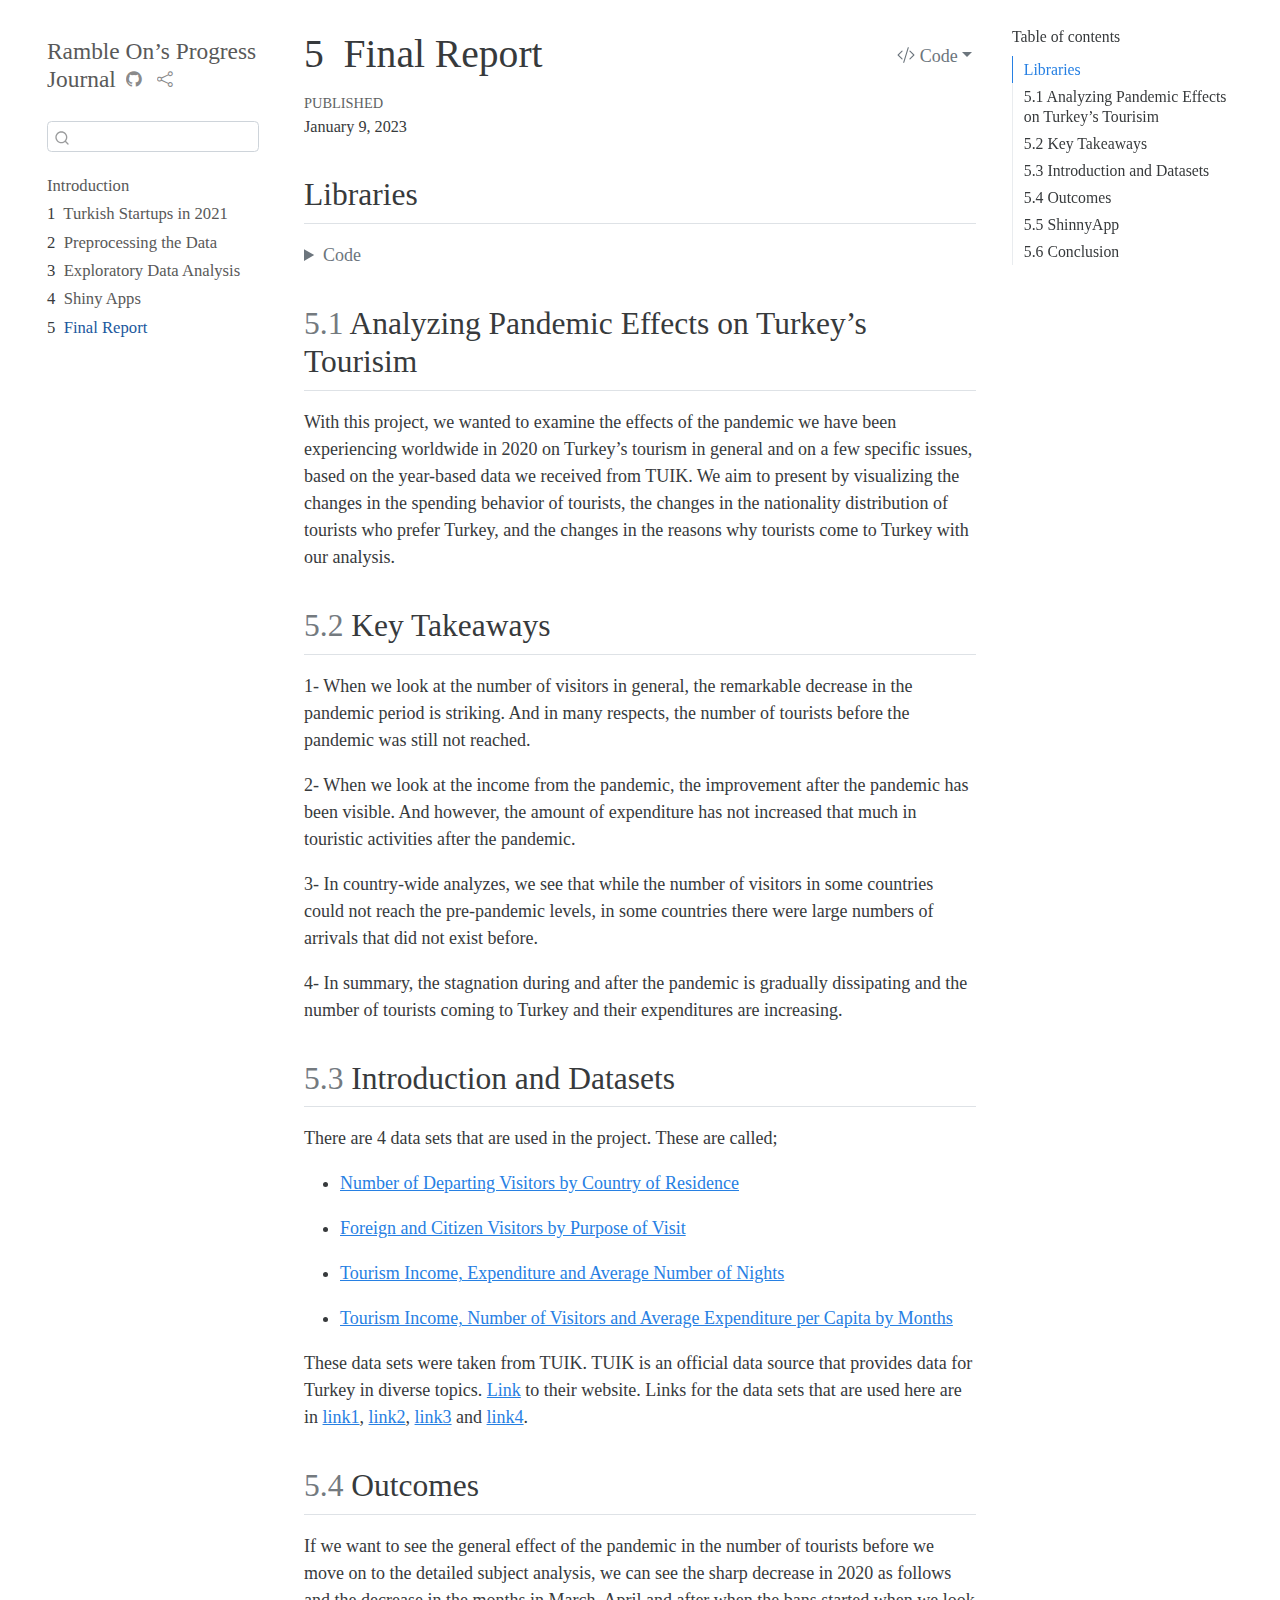
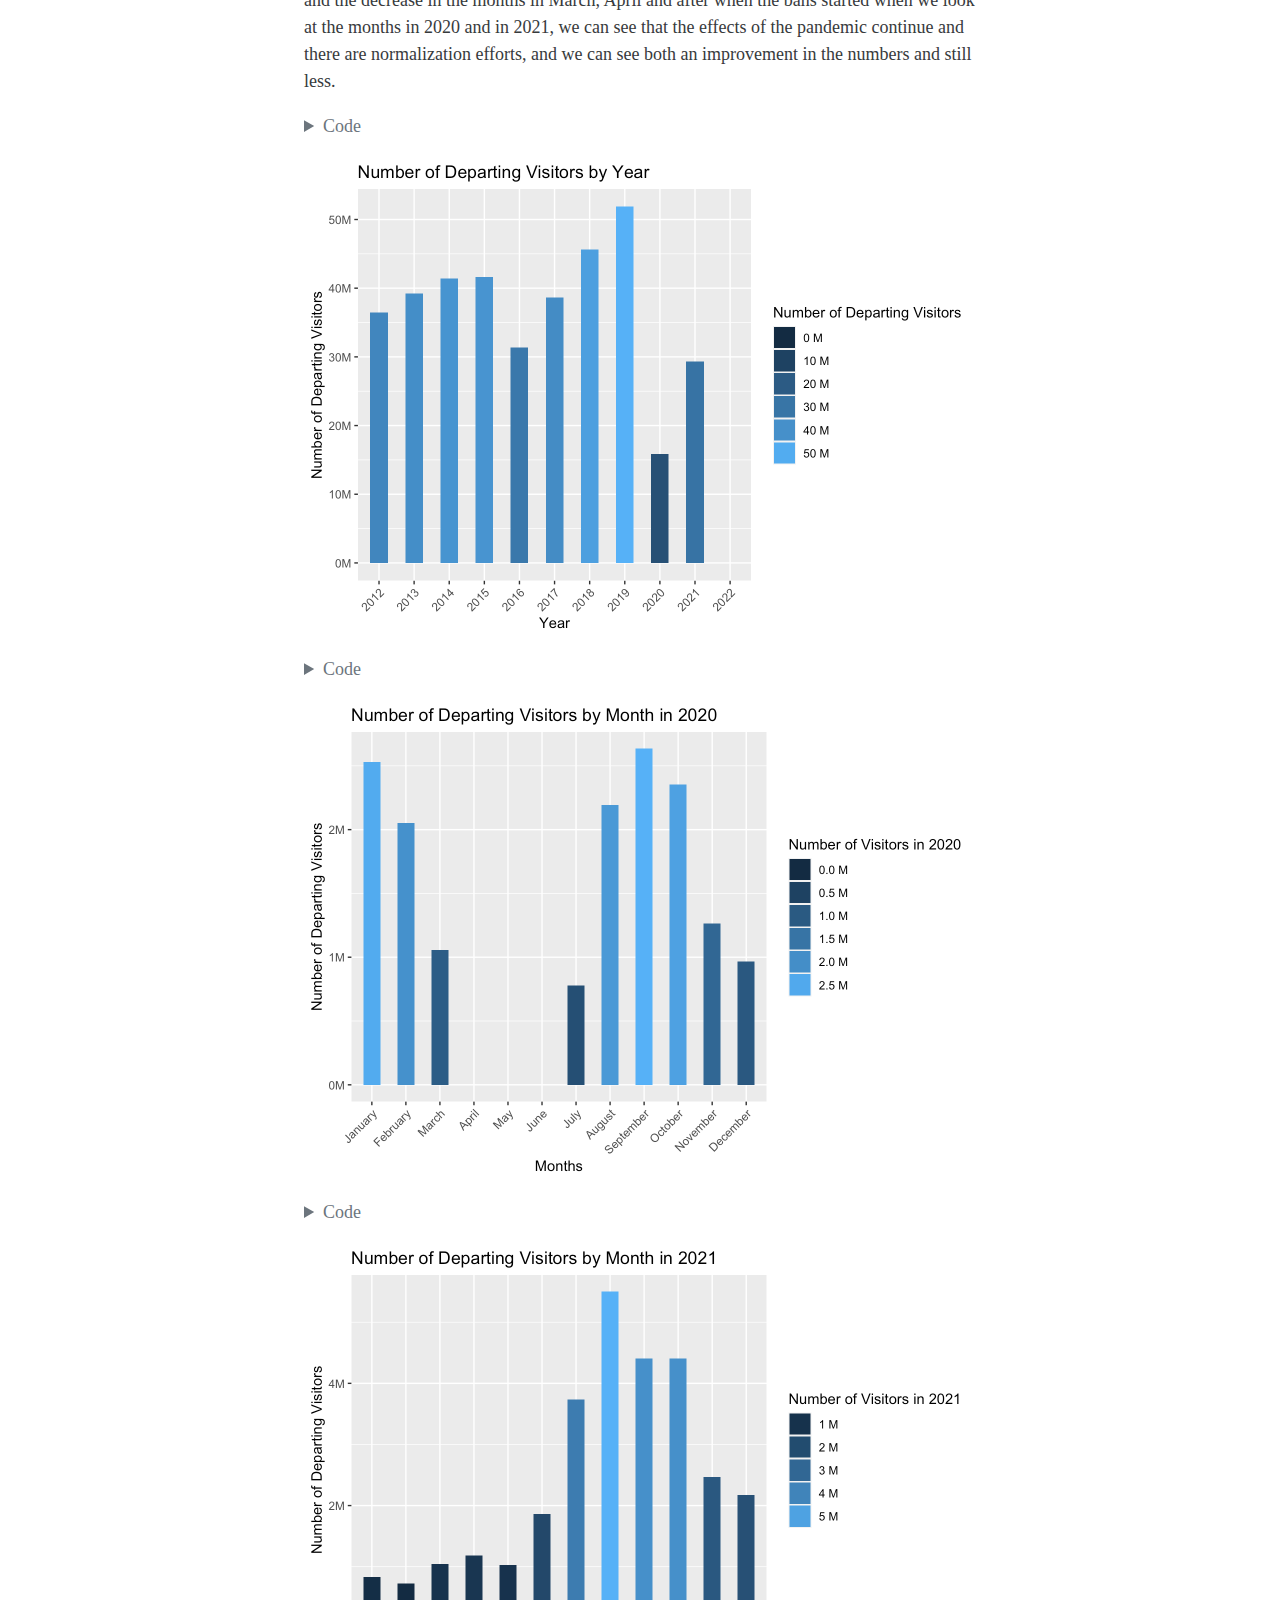
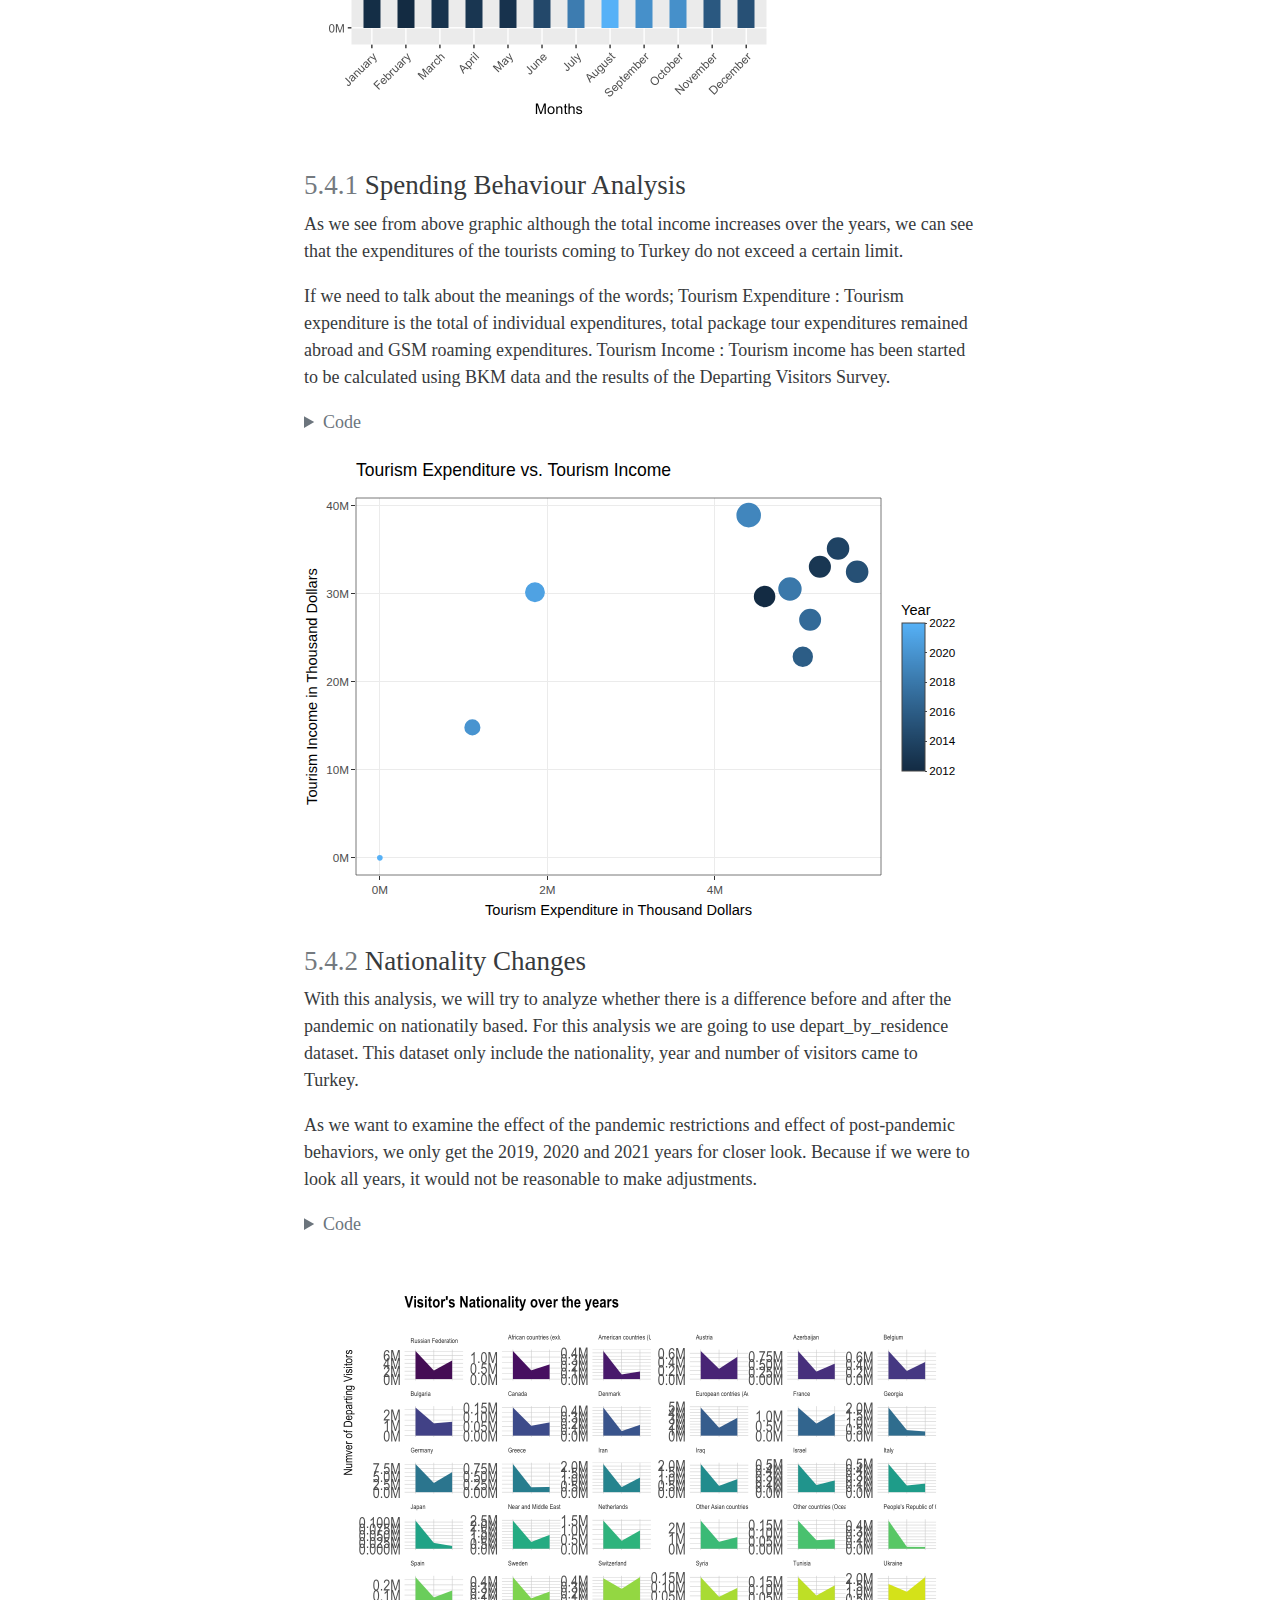
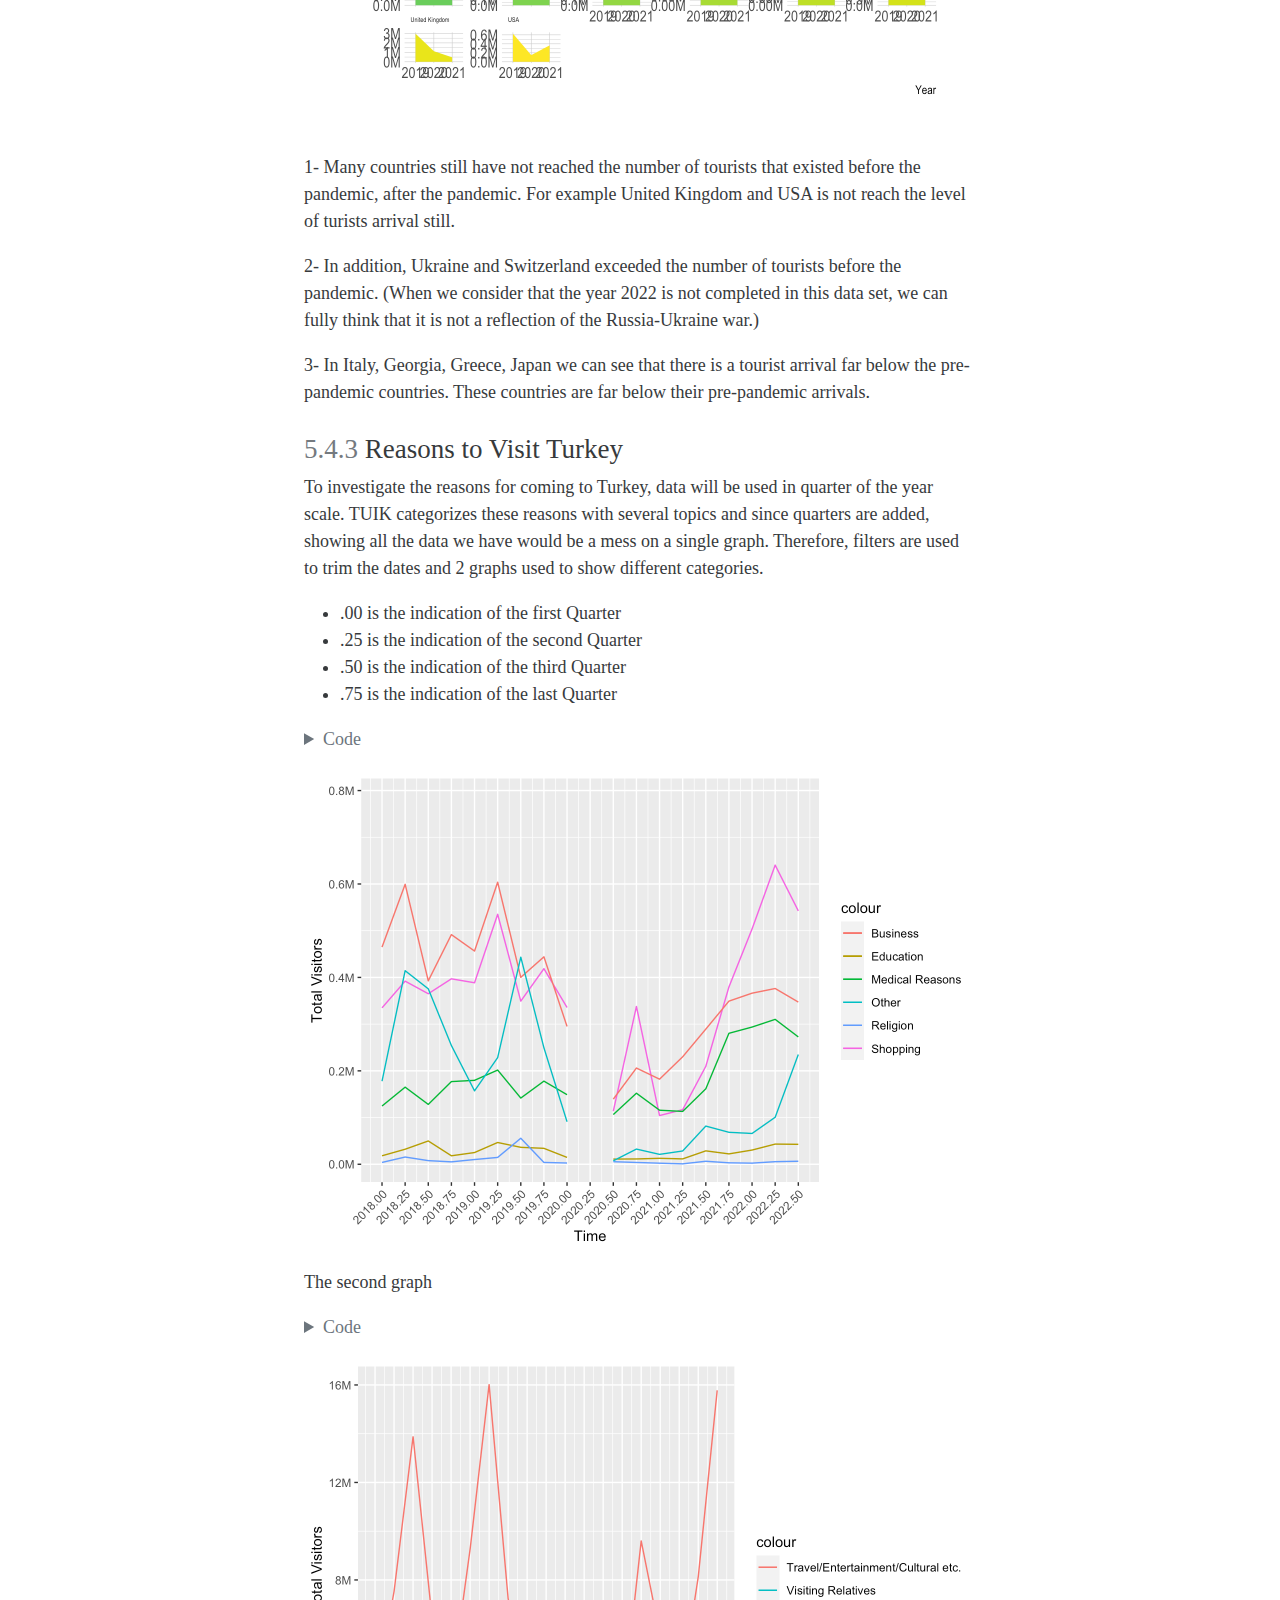
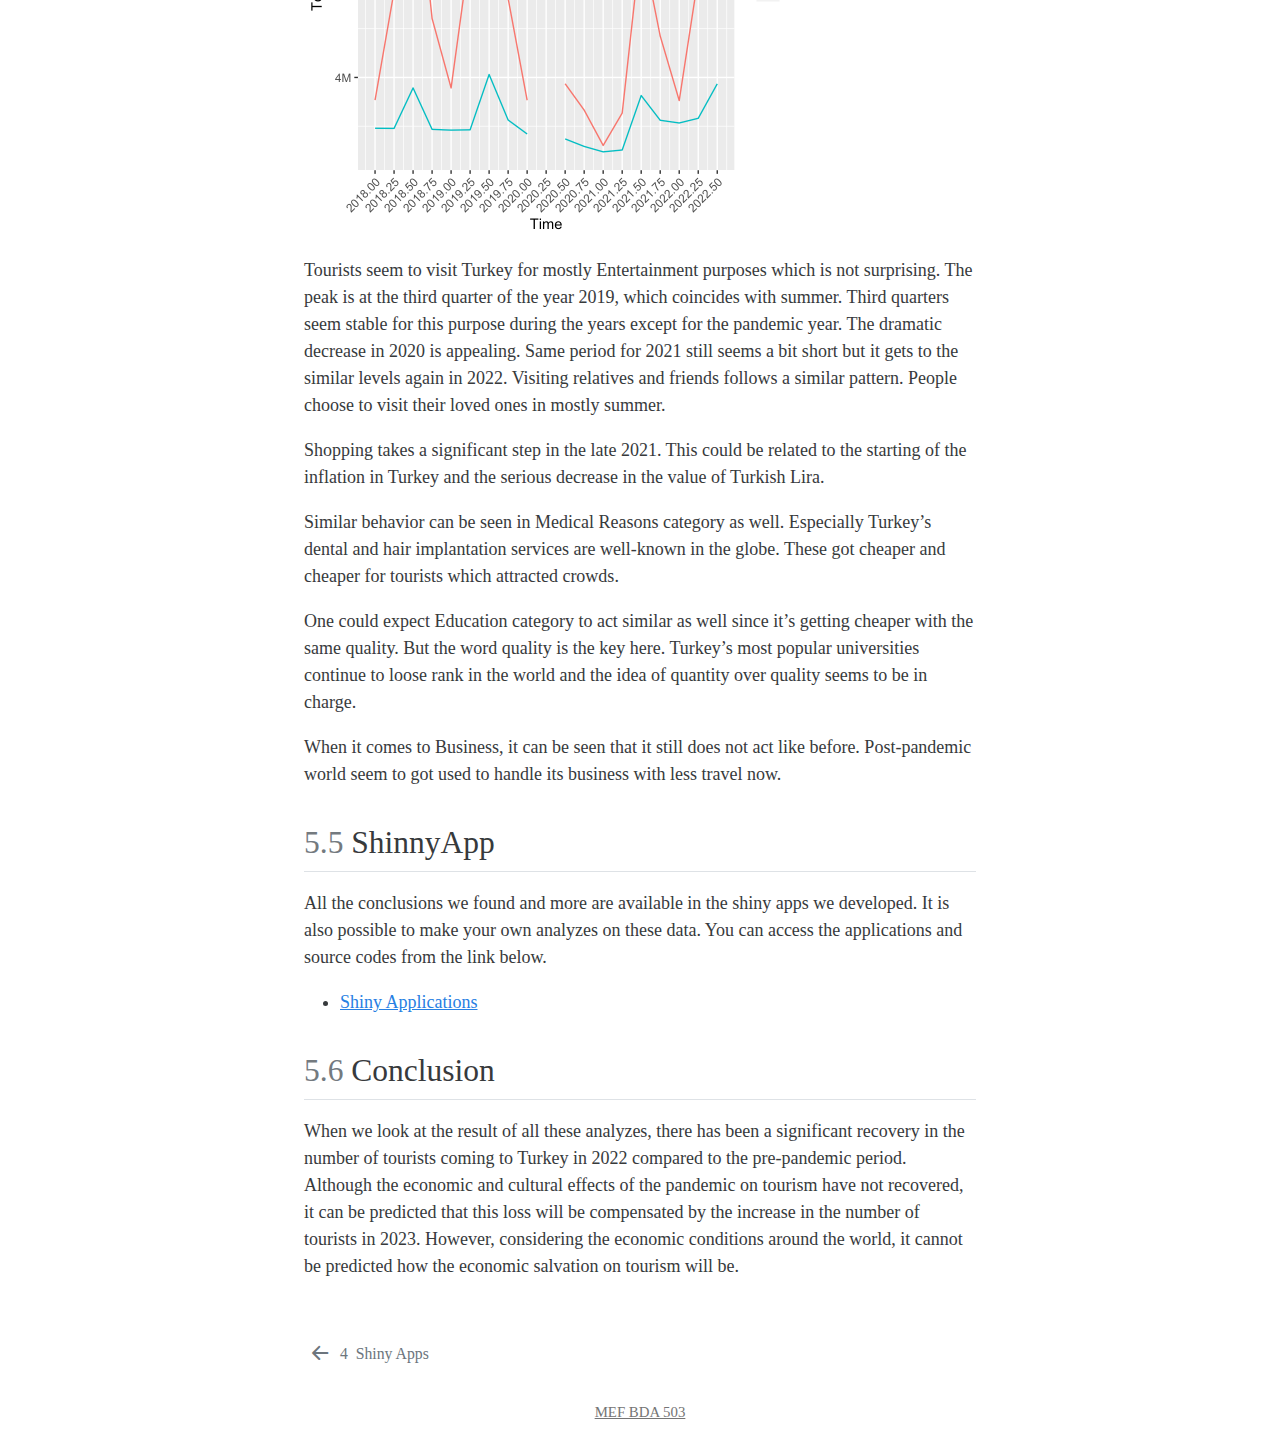
<file: docs/The Final Report.html>
<!DOCTYPE html>
<html xmlns="http://www.w3.org/1999/xhtml" lang="en" xml:lang="en"><head>

<meta charset="utf-8">
<meta name="generator" content="quarto-1.1.251">

<meta name="viewport" content="width=device-width, initial-scale=1.0, user-scalable=yes">

<meta name="dcterms.date" content="2023-01-09">

<title>Ramble On’s Progress Journal - 5&nbsp; Final Report</title>
<style>
code{white-space: pre-wrap;}
span.smallcaps{font-variant: small-caps;}
div.columns{display: flex; gap: min(4vw, 1.5em);}
div.column{flex: auto; overflow-x: auto;}
div.hanging-indent{margin-left: 1.5em; text-indent: -1.5em;}
ul.task-list{list-style: none;}
ul.task-list li input[type="checkbox"] {
  width: 0.8em;
  margin: 0 0.8em 0.2em -1.6em;
  vertical-align: middle;
}
pre > code.sourceCode { white-space: pre; position: relative; }
pre > code.sourceCode > span { display: inline-block; line-height: 1.25; }
pre > code.sourceCode > span:empty { height: 1.2em; }
.sourceCode { overflow: visible; }
code.sourceCode > span { color: inherit; text-decoration: inherit; }
div.sourceCode { margin: 1em 0; }
pre.sourceCode { margin: 0; }
@media screen {
div.sourceCode { overflow: auto; }
}
@media print {
pre > code.sourceCode { white-space: pre-wrap; }
pre > code.sourceCode > span { text-indent: -5em; padding-left: 5em; }
}
pre.numberSource code
  { counter-reset: source-line 0; }
pre.numberSource code > span
  { position: relative; left: -4em; counter-increment: source-line; }
pre.numberSource code > span > a:first-child::before
  { content: counter(source-line);
    position: relative; left: -1em; text-align: right; vertical-align: baseline;
    border: none; display: inline-block;
    -webkit-touch-callout: none; -webkit-user-select: none;
    -khtml-user-select: none; -moz-user-select: none;
    -ms-user-select: none; user-select: none;
    padding: 0 4px; width: 4em;
    color: #aaaaaa;
  }
pre.numberSource { margin-left: 3em; border-left: 1px solid #aaaaaa;  padding-left: 4px; }
div.sourceCode
  {   }
@media screen {
pre > code.sourceCode > span > a:first-child::before { text-decoration: underline; }
}
code span.al { color: #ff0000; font-weight: bold; } /* Alert */
code span.an { color: #60a0b0; font-weight: bold; font-style: italic; } /* Annotation */
code span.at { color: #7d9029; } /* Attribute */
code span.bn { color: #40a070; } /* BaseN */
code span.bu { color: #008000; } /* BuiltIn */
code span.cf { color: #007020; font-weight: bold; } /* ControlFlow */
code span.ch { color: #4070a0; } /* Char */
code span.cn { color: #880000; } /* Constant */
code span.co { color: #60a0b0; font-style: italic; } /* Comment */
code span.cv { color: #60a0b0; font-weight: bold; font-style: italic; } /* CommentVar */
code span.do { color: #ba2121; font-style: italic; } /* Documentation */
code span.dt { color: #902000; } /* DataType */
code span.dv { color: #40a070; } /* DecVal */
code span.er { color: #ff0000; font-weight: bold; } /* Error */
code span.ex { } /* Extension */
code span.fl { color: #40a070; } /* Float */
code span.fu { color: #06287e; } /* Function */
code span.im { color: #008000; font-weight: bold; } /* Import */
code span.in { color: #60a0b0; font-weight: bold; font-style: italic; } /* Information */
code span.kw { color: #007020; font-weight: bold; } /* Keyword */
code span.op { color: #666666; } /* Operator */
code span.ot { color: #007020; } /* Other */
code span.pp { color: #bc7a00; } /* Preprocessor */
code span.sc { color: #4070a0; } /* SpecialChar */
code span.ss { color: #bb6688; } /* SpecialString */
code span.st { color: #4070a0; } /* String */
code span.va { color: #19177c; } /* Variable */
code span.vs { color: #4070a0; } /* VerbatimString */
code span.wa { color: #60a0b0; font-weight: bold; font-style: italic; } /* Warning */
</style>


<script src="site_libs/quarto-nav/quarto-nav.js"></script>
<script src="site_libs/quarto-nav/headroom.min.js"></script>
<script src="site_libs/clipboard/clipboard.min.js"></script>
<script src="site_libs/quarto-search/autocomplete.umd.js"></script>
<script src="site_libs/quarto-search/fuse.min.js"></script>
<script src="site_libs/quarto-search/quarto-search.js"></script>
<meta name="quarto:offset" content="./">
<link href="./Shinyapps.html" rel="prev">
<script src="site_libs/quarto-html/quarto.js"></script>
<script src="site_libs/quarto-html/popper.min.js"></script>
<script src="site_libs/quarto-html/tippy.umd.min.js"></script>
<script src="site_libs/quarto-html/anchor.min.js"></script>
<link href="site_libs/quarto-html/tippy.css" rel="stylesheet">
<link href="site_libs/quarto-html/quarto-syntax-highlighting.css" rel="stylesheet" id="quarto-text-highlighting-styles">
<script src="site_libs/bootstrap/bootstrap.min.js"></script>
<link href="site_libs/bootstrap/bootstrap-icons.css" rel="stylesheet">
<link href="site_libs/bootstrap/bootstrap.min.css" rel="stylesheet" id="quarto-bootstrap" data-mode="light">
<script id="quarto-search-options" type="application/json">{
  "location": "sidebar",
  "copy-button": false,
  "collapse-after": 3,
  "panel-placement": "start",
  "type": "textbox",
  "limit": 20,
  "language": {
    "search-no-results-text": "No results",
    "search-matching-documents-text": "matching documents",
    "search-copy-link-title": "Copy link to search",
    "search-hide-matches-text": "Hide additional matches",
    "search-more-match-text": "more match in this document",
    "search-more-matches-text": "more matches in this document",
    "search-clear-button-title": "Clear",
    "search-detached-cancel-button-title": "Cancel",
    "search-submit-button-title": "Submit"
  }
}</script>
<script src="site_libs/htmlwidgets-1.5.4/htmlwidgets.js"></script>
<script src="site_libs/plotly-binding-4.10.1/plotly.js"></script>
<script src="site_libs/typedarray-0.1/typedarray.min.js"></script>
<script src="site_libs/jquery-3.5.1/jquery.min.js"></script>
<link href="site_libs/crosstalk-1.2.0/css/crosstalk.min.css" rel="stylesheet">
<script src="site_libs/crosstalk-1.2.0/js/crosstalk.min.js"></script>
<link href="site_libs/plotly-htmlwidgets-css-2.11.1/plotly-htmlwidgets.css" rel="stylesheet">
<script src="site_libs/plotly-main-2.11.1/plotly-latest.min.js"></script>


</head>

<body class="nav-sidebar floating">

<div id="quarto-search-results"></div>
  <header id="quarto-header" class="headroom fixed-top">
  <nav class="quarto-secondary-nav" data-bs-toggle="collapse" data-bs-target="#quarto-sidebar" aria-controls="quarto-sidebar" aria-expanded="false" aria-label="Toggle sidebar navigation" onclick="if (window.quartoToggleHeadroom) { window.quartoToggleHeadroom(); }">
    <div class="container-fluid d-flex justify-content-between">
      <h1 class="quarto-secondary-nav-title"><span class="chapter-number">5</span>&nbsp; <span class="chapter-title">Final Report</span></h1>
      <button type="button" class="quarto-btn-toggle btn" aria-label="Show secondary navigation">
        <i class="bi bi-chevron-right"></i>
      </button>
    </div>
  </nav>
</header>
<!-- content -->
<div id="quarto-content" class="quarto-container page-columns page-rows-contents page-layout-article">
<!-- sidebar -->
  <nav id="quarto-sidebar" class="sidebar collapse sidebar-navigation floating overflow-auto">
    <div class="pt-lg-2 mt-2 text-left sidebar-header">
    <div class="sidebar-title mb-0 py-0">
      <a href="./">Ramble On’s Progress Journal</a> 
        <div class="sidebar-tools-main">
    <a href="https://github.com/pjournal/mef06g-ramble-on" title="Source Code" class="sidebar-tool px-1"><i class="bi bi-github"></i></a>
    <a href="" title="Share" id="sidebar-tool-dropdown-0" class="sidebar-tool dropdown-toggle px-1" data-bs-toggle="dropdown" aria-expanded="false"><i class="bi bi-share"></i></a>
    <ul class="dropdown-menu" aria-labelledby="sidebar-tool-dropdown-0">
        <li>
          <a class="dropdown-item sidebar-tools-main-item" href="https://twitter.com/intent/tweet?url=|url|">
            <i class="bi bi-bi-twitter pe-1"></i>
          Twitter
          </a>
        </li>
        <li>
          <a class="dropdown-item sidebar-tools-main-item" href="https://www.facebook.com/sharer/sharer.php?u=|url|">
            <i class="bi bi-bi-facebook pe-1"></i>
          Facebook
          </a>
        </li>
    </ul>
</div>
    </div>
      </div>
      <div class="mt-2 flex-shrink-0 align-items-center">
        <div class="sidebar-search">
        <div id="quarto-search" class="" title="Search"></div>
        </div>
      </div>
    <div class="sidebar-menu-container"> 
    <ul class="list-unstyled mt-1">
        <li class="sidebar-item">
  <div class="sidebar-item-container"> 
  <a href="./index.html" class="sidebar-item-text sidebar-link">Introduction</a>
  </div>
</li>
        <li class="sidebar-item">
  <div class="sidebar-item-container"> 
  <a href="./assignment1.html" class="sidebar-item-text sidebar-link"><span class="chapter-number">1</span>&nbsp; <span class="chapter-title">Turkish Startups in 2021</span></a>
  </div>
</li>
        <li class="sidebar-item">
  <div class="sidebar-item-container"> 
  <a href="./Preprocessing.html" class="sidebar-item-text sidebar-link"><span class="chapter-number">2</span>&nbsp; <span class="chapter-title">Preprocessing the Data</span></a>
  </div>
</li>
        <li class="sidebar-item">
  <div class="sidebar-item-container"> 
  <a href="./Exploratory Data Analysis.html" class="sidebar-item-text sidebar-link"><span class="chapter-number">3</span>&nbsp; <span class="chapter-title">Exploratory Data Analysis</span></a>
  </div>
</li>
        <li class="sidebar-item">
  <div class="sidebar-item-container"> 
  <a href="./Shinyapps.html" class="sidebar-item-text sidebar-link"><span class="chapter-number">4</span>&nbsp; <span class="chapter-title">Shiny Apps</span></a>
  </div>
</li>
        <li class="sidebar-item">
  <div class="sidebar-item-container"> 
  <a href="./The Final Report.html" class="sidebar-item-text sidebar-link active"><span class="chapter-number">5</span>&nbsp; <span class="chapter-title">Final Report</span></a>
  </div>
</li>
    </ul>
    </div>
</nav>
<!-- margin-sidebar -->
    <div id="quarto-margin-sidebar" class="sidebar margin-sidebar">
        <nav id="TOC" role="doc-toc" class="toc-active">
    <h2 id="toc-title">Table of contents</h2>
   
  <ul>
  <li><a href="#libraries" id="toc-libraries" class="nav-link active" data-scroll-target="#libraries">Libraries</a></li>
  <li><a href="#analyzing-pandemic-effects-on-turkeys-tourisim" id="toc-analyzing-pandemic-effects-on-turkeys-tourisim" class="nav-link" data-scroll-target="#analyzing-pandemic-effects-on-turkeys-tourisim"><span class="toc-section-number">5.1</span>  Analyzing Pandemic Effects on Turkey’s Tourisim</a></li>
  <li><a href="#key-takeaways" id="toc-key-takeaways" class="nav-link" data-scroll-target="#key-takeaways"><span class="toc-section-number">5.2</span>  Key Takeaways</a></li>
  <li><a href="#introduction-and-datasets" id="toc-introduction-and-datasets" class="nav-link" data-scroll-target="#introduction-and-datasets"><span class="toc-section-number">5.3</span>  Introduction and Datasets</a></li>
  <li><a href="#outcomes" id="toc-outcomes" class="nav-link" data-scroll-target="#outcomes"><span class="toc-section-number">5.4</span>  Outcomes</a>
  <ul class="collapse">
  <li><a href="#spending-behaviour-analysis" id="toc-spending-behaviour-analysis" class="nav-link" data-scroll-target="#spending-behaviour-analysis"><span class="toc-section-number">5.4.1</span>  Spending Behaviour Analysis</a></li>
  <li><a href="#nationality-changes" id="toc-nationality-changes" class="nav-link" data-scroll-target="#nationality-changes"><span class="toc-section-number">5.4.2</span>  Nationality Changes</a></li>
  <li><a href="#reasons-to-visit-turkey" id="toc-reasons-to-visit-turkey" class="nav-link" data-scroll-target="#reasons-to-visit-turkey"><span class="toc-section-number">5.4.3</span>  Reasons to Visit Turkey</a></li>
  </ul></li>
  <li><a href="#shinnyapp" id="toc-shinnyapp" class="nav-link" data-scroll-target="#shinnyapp"><span class="toc-section-number">5.5</span>  ShinnyApp</a></li>
  <li><a href="#conclusion" id="toc-conclusion" class="nav-link" data-scroll-target="#conclusion"><span class="toc-section-number">5.6</span>  Conclusion</a></li>
  </ul>
</nav>
    </div>
<!-- main -->
<main class="content" id="quarto-document-content">

<header id="title-block-header" class="quarto-title-block default">
<div class="quarto-title">
<div class="quarto-title-block"><div><h1 class="title d-none d-lg-block"><span class="chapter-number">5</span>&nbsp; <span class="chapter-title">Final Report</span></h1><button type="button" class="btn code-tools-button dropdown-toggle" id="quarto-code-tools-menu" data-bs-toggle="dropdown" aria-expanded="false"><i class="bi"></i> Code</button><ul class="dropdown-menu dropdown-menu-end" aria-labelelledby="quarto-code-tools-menu"><li><a id="quarto-show-all-code" class="dropdown-item" href="javascript:void(0)" role="button">Show All Code</a></li><li><a id="quarto-hide-all-code" class="dropdown-item" href="javascript:void(0)" role="button">Hide All Code</a></li><li><hr class="dropdown-divider"></li><li><a id="quarto-view-source" class="dropdown-item" href="javascript:void(0)" role="button">View Source</a></li></ul></div></div>
</div>



<div class="quarto-title-meta">

    
    <div>
    <div class="quarto-title-meta-heading">Published</div>
    <div class="quarto-title-meta-contents">
      <p class="date">January 9, 2023</p>
    </div>
  </div>
    
  </div>
  

</header>

<style>
body {
  font-family: Calibri;
}
pre {
  color: #708090
}

</style>
<section id="libraries" class="level2 unnumbered">
<h2 class="unnumbered anchored" data-anchor-id="libraries">Libraries</h2>
<div class="cell">
<details>
<summary>Code</summary>
<div class="sourceCode cell-code" id="cb1"><pre class="sourceCode r code-with-copy"><code class="sourceCode r"><span id="cb1-1"><a href="#cb1-1" aria-hidden="true" tabindex="-1"></a><span class="fu">library</span>(tidyverse)</span>
<span id="cb1-2"><a href="#cb1-2" aria-hidden="true" tabindex="-1"></a><span class="fu">library</span>(dplyr)</span>
<span id="cb1-3"><a href="#cb1-3" aria-hidden="true" tabindex="-1"></a><span class="fu">library</span>(tidyr)</span>
<span id="cb1-4"><a href="#cb1-4" aria-hidden="true" tabindex="-1"></a><span class="fu">library</span>(ggplot2)</span>
<span id="cb1-5"><a href="#cb1-5" aria-hidden="true" tabindex="-1"></a><span class="fu">library</span>(reshape2)</span>
<span id="cb1-6"><a href="#cb1-6" aria-hidden="true" tabindex="-1"></a><span class="fu">library</span>(plotly)</span>
<span id="cb1-7"><a href="#cb1-7" aria-hidden="true" tabindex="-1"></a><span class="fu">library</span>(gapminder)</span>
<span id="cb1-8"><a href="#cb1-8" aria-hidden="true" tabindex="-1"></a><span class="fu">library</span>(scales)</span>
<span id="cb1-9"><a href="#cb1-9" aria-hidden="true" tabindex="-1"></a><span class="fu">library</span>(hrbrthemes)</span>
<span id="cb1-10"><a href="#cb1-10" aria-hidden="true" tabindex="-1"></a><span class="fu">library</span>(viridis)</span>
<span id="cb1-11"><a href="#cb1-11" aria-hidden="true" tabindex="-1"></a><span class="fu">library</span>(wordcloud2)</span></code><button title="Copy to Clipboard" class="code-copy-button"><i class="bi"></i></button></pre></div>
</details>
</div>
</section>
<section id="analyzing-pandemic-effects-on-turkeys-tourisim" class="level2" data-number="5.1">
<h2 data-number="5.1" class="anchored" data-anchor-id="analyzing-pandemic-effects-on-turkeys-tourisim"><span class="header-section-number">5.1</span> Analyzing Pandemic Effects on Turkey’s Tourisim</h2>
<p>With this project, we wanted to examine the effects of the pandemic we have been experiencing worldwide in 2020 on Turkey’s tourism in general and on a few specific issues, based on the year-based data we received from TUIK. We aim to present by visualizing the changes in the spending behavior of tourists, the changes in the nationality distribution of tourists who prefer Turkey, and the changes in the reasons why tourists come to Turkey with our analysis.</p>
</section>
<section id="key-takeaways" class="level2" data-number="5.2">
<h2 data-number="5.2" class="anchored" data-anchor-id="key-takeaways"><span class="header-section-number">5.2</span> Key Takeaways</h2>
<p>1- When we look at the number of visitors in general, the remarkable decrease in the pandemic period is striking. And in many respects, the number of tourists before the pandemic was still not reached.</p>
<p>2- When we look at the income from the pandemic, the improvement after the pandemic has been visible. And however, the amount of expenditure has not increased that much in touristic activities after the pandemic.</p>
<p>3- In country-wide analyzes, we see that while the number of visitors in some countries could not reach the pre-pandemic levels, in some countries there were large numbers of arrivals that did not exist before.</p>
<p>4- In summary, the stagnation during and after the pandemic is gradually dissipating and the number of tourists coming to Turkey and their expenditures are increasing.</p>
</section>
<section id="introduction-and-datasets" class="level2" data-number="5.3">
<h2 data-number="5.3" class="anchored" data-anchor-id="introduction-and-datasets"><span class="header-section-number">5.3</span> Introduction and Datasets</h2>
<p>There are 4 data sets that are used in the project. These are called;</p>
<ul>
<li><p><a href="Preprocessing.html#visitors_by_country">Number of Departing Visitors by Country of Residence</a></p></li>
<li><p><a href="Preprocessing.html#purpose_of_visit">Foreign and Citizen Visitors by Purpose of Visit</a></p></li>
<li><p><a href="Preprocessing.html#income_nights">Tourism Income, Expenditure and Average Number of Nights</a></p></li>
<li><p><a href="Preprocessing.html#income_capita">Tourism Income, Number of Visitors and Average Expenditure per Capita by Months</a></p></li>
</ul>
<p>These data sets were taken from TUIK. TUIK is an official data source that provides data for Turkey in diverse topics. <a href="https://www.tuik.gov.tr/">Link</a> to their website. Links for the data sets that are used here are in <a href="https://data.tuik.gov.tr/Bulten/DownloadIstatistikselTablo?p=N7O40AWrI5/Vv0kzGXnXCe37dlMXqV1pDlocCKGOBLFcdT3rMensZQNlucedTJBo">link1</a>, <a href="https://data.tuik.gov.tr/Bulten/DownloadIstatistikselTablo?p=rq7teMQGT4tWHfTq7G6NgQ3gWeh4AdROY03HvwqqU5HNayOvmSoEISEpD8VEei3L">link2</a>, <a href="https://data.tuik.gov.tr/Bulten/DownloadIstatistikselTablo?p=RdTh/zIRI8SkR7eszQAb/fF4hc98DdmiKRs8NMQZIxb8b4pIZS5xXPHQfmwGUX9j">link3</a> and <a href="https://data.tuik.gov.tr/Bulten/DownloadIstatistikselTablo?p=EdZkC25lxK4s1FVTMo2d7BmGAm0LkKal/5Ol5pSy1oInfQsXoLUmO2cv/Dg21ke5">link4</a>.</p>
</section>
<section id="outcomes" class="level2" data-number="5.4">
<h2 data-number="5.4" class="anchored" data-anchor-id="outcomes"><span class="header-section-number">5.4</span> Outcomes</h2>
<p>If we want to see the general effect of the pandemic in the number of tourists before we move on to the detailed subject analysis, we can see the sharp decrease in 2020 as follows and the decrease in the months in March, April and after when the bans started when we look at the months in 2020 and in 2021, we can see that the effects of the pandemic continue and there are normalization efforts, and we can see both an improvement in the numbers and still less.</p>
<div class="cell">
<details>
<summary>Code</summary>
<div class="sourceCode cell-code" id="cb2"><pre class="sourceCode r code-with-copy"><code class="sourceCode r"><span id="cb2-1"><a href="#cb2-1" aria-hidden="true" tabindex="-1"></a>income_nights <span class="ot">&lt;-</span> <span class="fu">readRDS</span>(<span class="fu">url</span>(<span class="st">"https://github.com/pjournal/mef06g-ramble-on/blob/main/term_project/income_nights.rds?raw=true"</span>))</span>
<span id="cb2-2"><a href="#cb2-2" aria-hidden="true" tabindex="-1"></a></span>
<span id="cb2-3"><a href="#cb2-3" aria-hidden="true" tabindex="-1"></a></span>
<span id="cb2-4"><a href="#cb2-4" aria-hidden="true" tabindex="-1"></a>income_months <span class="ot">&lt;-</span> <span class="fu">readRDS</span>(<span class="fu">url</span>(<span class="st">"https://github.com/pjournal/mef06g-ramble-on/blob/main/term_project/income_months.rds?raw=true"</span>))</span>
<span id="cb2-5"><a href="#cb2-5" aria-hidden="true" tabindex="-1"></a></span>
<span id="cb2-6"><a href="#cb2-6" aria-hidden="true" tabindex="-1"></a>income_n1 <span class="ot">&lt;-</span> <span class="fu">filter</span>(income_nights, Quarter <span class="sc">%in%</span> <span class="fu">c</span>(<span class="st">"Anual"</span>))</span>
<span id="cb2-7"><a href="#cb2-7" aria-hidden="true" tabindex="-1"></a></span>
<span id="cb2-8"><a href="#cb2-8" aria-hidden="true" tabindex="-1"></a><span class="fu">ggplot</span>(income_n1, <span class="fu">aes</span>(<span class="at">x =</span> <span class="fu">factor</span>(Year), <span class="at">y=</span> Number_of_Departing_Visitors, <span class="at">fill =</span> Number_of_Departing_Visitors, ))<span class="sc">+</span></span>
<span id="cb2-9"><a href="#cb2-9" aria-hidden="true" tabindex="-1"></a>  <span class="fu">geom_col</span>(<span class="at">width =</span> <span class="fl">0.5</span>) <span class="sc">+</span> <span class="fu">theme</span>(<span class="at">axis.text.x =</span> <span class="fu">element_text</span>(<span class="at">angle =</span> <span class="dv">45</span>, <span class="at">hjust =</span> <span class="dv">1</span>))<span class="sc">+</span></span>
<span id="cb2-10"><a href="#cb2-10" aria-hidden="true" tabindex="-1"></a>  <span class="fu">ggtitle</span>(<span class="st">"Number of Departing Visitors by Year"</span>) <span class="sc">+</span></span>
<span id="cb2-11"><a href="#cb2-11" aria-hidden="true" tabindex="-1"></a>  <span class="fu">xlab</span>(<span class="st">"Year"</span>) <span class="sc">+</span> <span class="fu">ylab</span>(<span class="st">"Number of Departing Visitors"</span>) <span class="sc">+</span> </span>
<span id="cb2-12"><a href="#cb2-12" aria-hidden="true" tabindex="-1"></a>  <span class="fu">scale_y_continuous</span>(<span class="at">labels =</span> <span class="fu">label_number</span>(<span class="at">suffix =</span> <span class="st">"M"</span>, <span class="at">scale =</span> <span class="fl">1e-6</span>)) <span class="sc">+</span> </span>
<span id="cb2-13"><a href="#cb2-13" aria-hidden="true" tabindex="-1"></a>  <span class="fu">scale_fill_continuous</span>(<span class="at">labels =</span> <span class="fu">unit_format</span>(<span class="at">unit =</span> <span class="st">"M"</span>, <span class="at">scale =</span> <span class="fl">1e-6</span>)) <span class="sc">+</span></span>
<span id="cb2-14"><a href="#cb2-14" aria-hidden="true" tabindex="-1"></a>  <span class="fu">guides</span>(<span class="at">fill=</span><span class="fu">guide_legend</span>(<span class="at">title=</span><span class="st">"Number of Departing Visitors"</span>))</span></code><button title="Copy to Clipboard" class="code-copy-button"><i class="bi"></i></button></pre></div>
</details>
<div class="cell-output-display">
<p><img src="The-Final-Report_files/figure-html/unnamed-chunk-2-1.png" class="img-fluid" width="672"></p>
</div>
</div>
<div class="cell">
<details>
<summary>Code</summary>
<div class="sourceCode cell-code" id="cb3"><pre class="sourceCode r code-with-copy"><code class="sourceCode r"><span id="cb3-1"><a href="#cb3-1" aria-hidden="true" tabindex="-1"></a>income_m1 <span class="ot">&lt;-</span> <span class="fu">filter</span>(income_months, Months <span class="sc">%in%</span> <span class="fu">c</span>(<span class="st">"January"</span>, <span class="st">"February"</span>, <span class="st">"March"</span>, <span class="st">"April"</span>, <span class="st">"May"</span>, <span class="st">"June"</span>, <span class="st">"July"</span>, <span class="st">"August"</span>,<span class="st">"September"</span>,<span class="st">"October"</span>,<span class="st">"November"</span>,<span class="st">"December"</span>))</span>
<span id="cb3-2"><a href="#cb3-2" aria-hidden="true" tabindex="-1"></a></span>
<span id="cb3-3"><a href="#cb3-3" aria-hidden="true" tabindex="-1"></a>income_m1<span class="sc">$</span>month_in_int <span class="ot">&lt;-</span> <span class="fu">as.integer</span>(<span class="fu">factor</span>(income_m1<span class="sc">$</span>Months, <span class="at">levels =</span> month.name))</span>
<span id="cb3-4"><a href="#cb3-4" aria-hidden="true" tabindex="-1"></a></span>
<span id="cb3-5"><a href="#cb3-5" aria-hidden="true" tabindex="-1"></a><span class="fu">ggplot</span>(income_m1, <span class="fu">aes</span>(<span class="at">x =</span> <span class="fu">reorder</span>(Months, <span class="sc">+</span>month_in_int), <span class="at">y =</span> Number_of_Visitors_2020, <span class="at">fill=</span> Number_of_Visitors_2020)) <span class="sc">+</span></span>
<span id="cb3-6"><a href="#cb3-6" aria-hidden="true" tabindex="-1"></a>  <span class="fu">geom_col</span>(<span class="at">width =</span> <span class="fl">0.5</span>) <span class="sc">+</span> <span class="fu">theme</span>(<span class="at">axis.text.x =</span> <span class="fu">element_text</span>(<span class="at">angle =</span> <span class="dv">45</span>, <span class="at">hjust =</span> <span class="dv">1</span>)) <span class="sc">+</span></span>
<span id="cb3-7"><a href="#cb3-7" aria-hidden="true" tabindex="-1"></a>  <span class="fu">ggtitle</span>(<span class="st">"Number of Departing Visitors by Month in 2020"</span>) <span class="sc">+</span></span>
<span id="cb3-8"><a href="#cb3-8" aria-hidden="true" tabindex="-1"></a>  <span class="fu">xlab</span>(<span class="st">"Months"</span>) <span class="sc">+</span> </span>
<span id="cb3-9"><a href="#cb3-9" aria-hidden="true" tabindex="-1"></a>  <span class="fu">ylab</span>(<span class="st">"Number of Departing Visitors"</span>) <span class="sc">+</span> </span>
<span id="cb3-10"><a href="#cb3-10" aria-hidden="true" tabindex="-1"></a>  <span class="fu">scale_y_continuous</span>(<span class="at">labels =</span> <span class="fu">label_number</span>(<span class="at">suffix =</span> <span class="st">"M"</span>, <span class="at">scale =</span> <span class="fl">1e-6</span>)) <span class="sc">+</span> </span>
<span id="cb3-11"><a href="#cb3-11" aria-hidden="true" tabindex="-1"></a>  <span class="fu">scale_fill_continuous</span>(<span class="at">labels =</span> <span class="fu">unit_format</span>(<span class="at">unit =</span> <span class="st">"M"</span>, <span class="at">scale =</span> <span class="fl">1e-6</span>)) <span class="sc">+</span></span>
<span id="cb3-12"><a href="#cb3-12" aria-hidden="true" tabindex="-1"></a>  <span class="fu">guides</span>(<span class="at">fill=</span><span class="fu">guide_legend</span>(<span class="at">title=</span><span class="st">"Number of Visitors in 2020"</span>))</span></code><button title="Copy to Clipboard" class="code-copy-button"><i class="bi"></i></button></pre></div>
</details>
<div class="cell-output-display">
<p><img src="The-Final-Report_files/figure-html/unnamed-chunk-3-1.png" class="img-fluid" width="672"></p>
</div>
<details>
<summary>Code</summary>
<div class="sourceCode cell-code" id="cb4"><pre class="sourceCode r code-with-copy"><code class="sourceCode r"><span id="cb4-1"><a href="#cb4-1" aria-hidden="true" tabindex="-1"></a><span class="fu">ggplot</span>(income_m1, <span class="fu">aes</span>(<span class="at">x =</span> <span class="fu">reorder</span>(Months, <span class="sc">+</span>month_in_int), <span class="at">y =</span> Number_of_Visitors_2021, <span class="at">fill=</span> Number_of_Visitors_2021)) <span class="sc">+</span></span>
<span id="cb4-2"><a href="#cb4-2" aria-hidden="true" tabindex="-1"></a>  <span class="fu">geom_col</span>(<span class="at">width =</span> <span class="fl">0.5</span>) <span class="sc">+</span> <span class="fu">theme</span>(<span class="at">axis.text.x =</span> <span class="fu">element_text</span>(<span class="at">angle =</span> <span class="dv">45</span>, <span class="at">hjust =</span> <span class="dv">1</span>)) <span class="sc">+</span></span>
<span id="cb4-3"><a href="#cb4-3" aria-hidden="true" tabindex="-1"></a>  <span class="fu">ggtitle</span>(<span class="st">"Number of Departing Visitors by Month in 2021"</span>) <span class="sc">+</span></span>
<span id="cb4-4"><a href="#cb4-4" aria-hidden="true" tabindex="-1"></a>  <span class="fu">xlab</span>(<span class="st">"Months"</span>) <span class="sc">+</span> </span>
<span id="cb4-5"><a href="#cb4-5" aria-hidden="true" tabindex="-1"></a>  <span class="fu">ylab</span>(<span class="st">"Number of Departing Visitors"</span>) <span class="sc">+</span> </span>
<span id="cb4-6"><a href="#cb4-6" aria-hidden="true" tabindex="-1"></a>  <span class="fu">scale_y_continuous</span>(<span class="at">labels =</span> <span class="fu">label_number</span>(<span class="at">suffix =</span> <span class="st">"M"</span>, <span class="at">scale =</span> <span class="fl">1e-6</span>)) <span class="sc">+</span></span>
<span id="cb4-7"><a href="#cb4-7" aria-hidden="true" tabindex="-1"></a>  <span class="fu">scale_fill_continuous</span>(<span class="at">labels =</span> <span class="fu">unit_format</span>(<span class="at">unit =</span> <span class="st">"M"</span>, <span class="at">scale =</span> <span class="fl">1e-6</span>)) <span class="sc">+</span></span>
<span id="cb4-8"><a href="#cb4-8" aria-hidden="true" tabindex="-1"></a>  <span class="fu">guides</span>(<span class="at">fill=</span><span class="fu">guide_legend</span>(<span class="at">title=</span><span class="st">"Number of Visitors in 2021"</span>))</span></code><button title="Copy to Clipboard" class="code-copy-button"><i class="bi"></i></button></pre></div>
</details>
<div class="cell-output-display">
<p><img src="The-Final-Report_files/figure-html/unnamed-chunk-3-2.png" class="img-fluid" width="672"></p>
</div>
</div>
<section id="spending-behaviour-analysis" class="level3" data-number="5.4.1">
<h3 data-number="5.4.1" class="anchored" data-anchor-id="spending-behaviour-analysis"><span class="header-section-number">5.4.1</span> Spending Behaviour Analysis</h3>
<p>As we see from above graphic although the total income increases over the years, we can see that the expenditures of the tourists coming to Turkey do not exceed a certain limit.</p>
<p>If we need to talk about the meanings of the words; Tourism Expenditure : Tourism expenditure is the total of individual expenditures, total package tour expenditures remained abroad and GSM roaming expenditures. Tourism Income : Tourism income has been started to be calculated using BKM data and the results of the Departing Visitors Survey.</p>
<div class="cell">
<details>
<summary>Code</summary>
<div class="sourceCode cell-code" id="cb5"><pre class="sourceCode r code-with-copy"><code class="sourceCode r"><span id="cb5-1"><a href="#cb5-1" aria-hidden="true" tabindex="-1"></a>p <span class="ot">&lt;-</span> income_n1 <span class="sc">%&gt;%</span></span>
<span id="cb5-2"><a href="#cb5-2" aria-hidden="true" tabindex="-1"></a>  <span class="fu">ggplot</span>(<span class="fu">aes</span>(Tourism_expenditure_in_ThousandDollars, Tourism_Income_in_ThousandDollars, <span class="at">size =</span> Number_of_Departing_Visitors, <span class="at">color =</span> Year)) <span class="sc">+</span> </span>
<span id="cb5-3"><a href="#cb5-3" aria-hidden="true" tabindex="-1"></a>  <span class="fu">geom_point</span>() <span class="sc">+</span> </span>
<span id="cb5-4"><a href="#cb5-4" aria-hidden="true" tabindex="-1"></a>  <span class="fu">theme_bw</span>()<span class="sc">+</span></span>
<span id="cb5-5"><a href="#cb5-5" aria-hidden="true" tabindex="-1"></a>  <span class="fu">ggtitle</span>(<span class="st">"Tourism Expenditure vs. Tourism Income"</span>) <span class="sc">+</span></span>
<span id="cb5-6"><a href="#cb5-6" aria-hidden="true" tabindex="-1"></a>  <span class="fu">xlab</span>(<span class="st">"Tourism Expenditure in Thousand Dollars"</span>) <span class="sc">+</span> </span>
<span id="cb5-7"><a href="#cb5-7" aria-hidden="true" tabindex="-1"></a>  <span class="fu">ylab</span>(<span class="st">"Tourism Income in Thousand Dollars"</span>) <span class="sc">+</span> </span>
<span id="cb5-8"><a href="#cb5-8" aria-hidden="true" tabindex="-1"></a>  <span class="fu">scale_y_continuous</span>(<span class="at">labels =</span> <span class="fu">label_number</span>(<span class="at">suffix =</span> <span class="st">"M"</span>, <span class="at">scale =</span> <span class="fl">1e-6</span>)) <span class="sc">+</span></span>
<span id="cb5-9"><a href="#cb5-9" aria-hidden="true" tabindex="-1"></a>  <span class="fu">scale_x_continuous</span>(<span class="at">labels =</span> <span class="fu">label_number</span>(<span class="at">suffix =</span> <span class="st">"M"</span>, <span class="at">scale =</span> <span class="fl">1e-6</span>))</span>
<span id="cb5-10"><a href="#cb5-10" aria-hidden="true" tabindex="-1"></a></span>
<span id="cb5-11"><a href="#cb5-11" aria-hidden="true" tabindex="-1"></a></span>
<span id="cb5-12"><a href="#cb5-12" aria-hidden="true" tabindex="-1"></a><span class="fu">ggplotly</span>(p)</span></code><button title="Copy to Clipboard" class="code-copy-button"><i class="bi"></i></button></pre></div>
</details>
<div class="cell-output-display">
<div id="htmlwidget-9f05db8db37184e8f9fa" style="width:100%;height:464px;" class="plotly html-widget"></div>
<script type="application/json" data-for="htmlwidget-9f05db8db37184e8f9fa">{"x":{"data":[{"x":[4593389.87057248,5253564.76620356,5470481.37744917,5698422.95070841,5049793.34821906,5137243.74851718,4896310.14958495,4403669.63496959,1104544.80031337,1851921.77497692,0],"y":[29689248.6163233,33073502.0202542,35137949.163742,32492211.9776449,22839468.2148947,27044542.2543255,30545923.6038596,38930473.601,14817273.344,30173587.454,0],"text":["Tourism_expenditure_in_ThousandDollars: 4593390<br />Tourism_Income_in_ThousandDollars: 29689249<br />Number_of_Departing_Visitors: 36463921<br />Year: 2012","Tourism_expenditure_in_ThousandDollars: 5253565<br />Tourism_Income_in_ThousandDollars: 33073502<br />Number_of_Departing_Visitors: 39226225<br />Year: 2013","Tourism_expenditure_in_ThousandDollars: 5470481<br />Tourism_Income_in_ThousandDollars: 35137949<br />Number_of_Departing_Visitors: 41415070<br />Year: 2014","Tourism_expenditure_in_ThousandDollars: 5698423<br />Tourism_Income_in_ThousandDollars: 32492212<br />Number_of_Departing_Visitors: 41617530<br />Year: 2015","Tourism_expenditure_in_ThousandDollars: 5049793<br />Tourism_Income_in_ThousandDollars: 22839468<br />Number_of_Departing_Visitors: 31365329<br />Year: 2016","Tourism_expenditure_in_ThousandDollars: 5137244<br />Tourism_Income_in_ThousandDollars: 27044542<br />Number_of_Departing_Visitors: 38620345<br />Year: 2017","Tourism_expenditure_in_ThousandDollars: 4896310<br />Tourism_Income_in_ThousandDollars: 30545924<br />Number_of_Departing_Visitors: 45628672<br />Year: 2018","Tourism_expenditure_in_ThousandDollars: 4403670<br />Tourism_Income_in_ThousandDollars: 38930474<br />Number_of_Departing_Visitors: 51860042<br />Year: 2019","Tourism_expenditure_in_ThousandDollars: 1104545<br />Tourism_Income_in_ThousandDollars: 14817273<br />Number_of_Departing_Visitors: 15826266<br />Year: 2020","Tourism_expenditure_in_ThousandDollars: 1851922<br />Tourism_Income_in_ThousandDollars: 30173587<br />Number_of_Departing_Visitors: 29357463<br />Year: 2021","Tourism_expenditure_in_ThousandDollars:       0<br />Tourism_Income_in_ThousandDollars:        0<br />Number_of_Departing_Visitors:        0<br />Year: 2022"],"type":"scatter","mode":"markers","marker":{"autocolorscale":false,"color":["rgba(19,43,67,1)","rgba(25,55,83,1)","rgba(31,67,100,1)","rgba(38,80,117,1)","rgba(44,93,134,1)","rgba(51,106,152,1)","rgba(58,120,170,1)","rgba(65,134,189,1)","rgba(72,148,208,1)","rgba(79,162,227,1)","rgba(86,177,247,1)"],"opacity":1,"size":[19.6256414182544,20.2148922865998,20.6672191273566,20.708447038135,18.4760983983386,20.0874697474089,21.5054972830328,22.6771653543307,14.2190424741245,17.9979151803486,3.77952755905512],"symbol":"circle","line":{"width":1.88976377952756,"color":["rgba(19,43,67,1)","rgba(25,55,83,1)","rgba(31,67,100,1)","rgba(38,80,117,1)","rgba(44,93,134,1)","rgba(51,106,152,1)","rgba(58,120,170,1)","rgba(65,134,189,1)","rgba(72,148,208,1)","rgba(79,162,227,1)","rgba(86,177,247,1)"]}},"hoveron":"points","showlegend":false,"xaxis":"x","yaxis":"y","hoverinfo":"text","frame":null},{"x":[0],"y":[0],"name":"99_72dd4356f4cedc08d0de9deeed74fed5","type":"scatter","mode":"markers","opacity":0,"hoverinfo":"skip","showlegend":false,"marker":{"color":[0,1],"colorscale":[[0,"#132B43"],[0.00334448160535885,"#132B44"],[0.00668896321069496,"#132C44"],[0.0100334448160538,"#142C45"],[0.0133779264214127,"#142D45"],[0.0167224080267488,"#142D46"],[0.0200668896321076,"#142D46"],[0.0234113712374665,"#142E47"],[0.0267558528428026,"#152E47"],[0.0301003344481614,"#152F48"],[0.0334448160535203,"#152F48"],[0.0367892976588564,"#152F49"],[0.0401337792642153,"#153049"],[0.0434782608695741,"#16304A"],[0.0468227424749102,"#16304A"],[0.0501672240802691,"#16314B"],[0.0535117056856279,"#16314B"],[0.056856187290964,"#16324C"],[0.0602006688963229,"#17324D"],[0.0635451505016817,"#17324D"],[0.0668896321070179,"#17334E"],[0.0702341137123767,"#17334E"],[0.0735785953177356,"#17344F"],[0.0769230769230717,"#18344F"],[0.0802675585284305,"#183450"],[0.0836120401337894,"#183550"],[0.0869565217391255,"#183551"],[0.0903010033444843,"#183651"],[0.0936454849498432,"#193652"],[0.0969899665551793,"#193652"],[0.100334448160538,"#193753"],[0.103678929765897,"#193754"],[0.107023411371233,"#193854"],[0.110367892976592,"#1A3855"],[0.113712374581951,"#1A3955"],[0.117056856187287,"#1A3956"],[0.120401337792646,"#1A3956"],[0.123745819398005,"#1A3A57"],[0.127090301003341,"#1B3A57"],[0.1304347826087,"#1B3B58"],[0.133779264214036,"#1B3B59"],[0.137123745819395,"#1B3B59"],[0.140468227424753,"#1C3C5A"],[0.14381270903009,"#1C3C5A"],[0.147157190635448,"#1C3D5B"],[0.150501672240807,"#1C3D5B"],[0.153846153846143,"#1C3D5C"],[0.157190635451502,"#1D3E5C"],[0.160535117056861,"#1D3E5D"],[0.163879598662197,"#1D3F5D"],[0.167224080267556,"#1D3F5E"],[0.170568561872915,"#1D3F5F"],[0.173913043478251,"#1E405F"],[0.17725752508361,"#1E4060"],[0.180602006688969,"#1E4160"],[0.183946488294305,"#1E4161"],[0.187290969899664,"#1E4261"],[0.190635451505023,"#1F4262"],[0.193979933110359,"#1F4263"],[0.197324414715717,"#1F4363"],[0.200668896321076,"#1F4364"],[0.204013377926412,"#1F4464"],[0.207357859531771,"#204465"],[0.21070234113713,"#204465"],[0.214046822742466,"#204566"],[0.217391304347825,"#204566"],[0.220735785953184,"#214667"],[0.22408026755852,"#214668"],[0.227424749163879,"#214768"],[0.230769230769238,"#214769"],[0.234113712374574,"#214769"],[0.237458193979933,"#22486A"],[0.240802675585292,"#22486A"],[0.244147157190628,"#22496B"],[0.247491638795987,"#22496C"],[0.250836120401345,"#224A6C"],[0.254180602006682,"#234A6D"],[0.25752508361204,"#234A6D"],[0.260869565217399,"#234B6E"],[0.264214046822735,"#234B6E"],[0.267558528428094,"#244C6F"],[0.270903010033453,"#244C70"],[0.274247491638789,"#244C70"],[0.277591973244148,"#244D71"],[0.280936454849507,"#244D71"],[0.284280936454843,"#254E72"],[0.287625418060202,"#254E72"],[0.290969899665561,"#254F73"],[0.294314381270897,"#254F74"],[0.297658862876256,"#254F74"],[0.301003344481614,"#265075"],[0.304347826086951,"#265075"],[0.307692307692309,"#265176"],[0.311036789297668,"#265176"],[0.314381270903004,"#275277"],[0.317725752508363,"#275278"],[0.321070234113722,"#275278"],[0.324414715719058,"#275379"],[0.327759197324417,"#275379"],[0.331103678929776,"#28547A"],[0.334448160535112,"#28547B"],[0.337792642140471,"#28557B"],[0.34113712374583,"#28557C"],[0.344481605351166,"#28567C"],[0.347826086956525,"#29567D"],[0.351170568561884,"#29567D"],[0.35451505016722,"#29577E"],[0.357859531772579,"#29577F"],[0.361204013377937,"#2A587F"],[0.364548494983273,"#2A5880"],[0.367892976588632,"#2A5980"],[0.371237458193991,"#2A5981"],[0.374581939799327,"#2A5982"],[0.377926421404686,"#2B5A82"],[0.381270903010022,"#2B5A83"],[0.384615384615381,"#2B5B83"],[0.38795986622074,"#2B5B84"],[0.391304347826076,"#2C5C85"],[0.394648829431435,"#2C5C85"],[0.397993311036794,"#2C5D86"],[0.40133779264213,"#2C5D86"],[0.404682274247489,"#2C5D87"],[0.408026755852848,"#2D5E87"],[0.411371237458184,"#2D5E88"],[0.414715719063543,"#2D5F89"],[0.418060200668901,"#2D5F89"],[0.421404682274238,"#2E608A"],[0.424749163879596,"#2E608A"],[0.428093645484955,"#2E618B"],[0.431438127090291,"#2E618C"],[0.43478260869565,"#2E618C"],[0.438127090301009,"#2F628D"],[0.441471571906345,"#2F628D"],[0.444816053511704,"#2F638E"],[0.448160535117063,"#2F638F"],[0.451505016722399,"#30648F"],[0.454849498327758,"#306490"],[0.458193979933117,"#306590"],[0.461538461538453,"#306591"],[0.464882943143812,"#306592"],[0.468227424749171,"#316692"],[0.471571906354507,"#316693"],[0.474916387959865,"#316793"],[0.478260869565224,"#316794"],[0.48160535117056,"#326895"],[0.484949832775919,"#326895"],[0.488294314381278,"#326996"],[0.491638795986614,"#326996"],[0.494983277591973,"#326997"],[0.498327759197332,"#336A98"],[0.501672240802668,"#336A98"],[0.505016722408027,"#336B99"],[0.508361204013386,"#336B99"],[0.511705685618722,"#346C9A"],[0.515050167224081,"#346C9B"],[0.51839464882944,"#346D9B"],[0.521739130434776,"#346D9C"],[0.525083612040135,"#346E9D"],[0.528428093645493,"#356E9D"],[0.53177257525083,"#356E9E"],[0.535117056856188,"#356F9E"],[0.538461538461547,"#356F9F"],[0.541806020066883,"#3670A0"],[0.545150501672242,"#3670A0"],[0.548494983277601,"#3671A1"],[0.551839464882937,"#3671A1"],[0.555183946488296,"#3772A2"],[0.558528428093655,"#3772A3"],[0.561872909698991,"#3773A3"],[0.56521739130435,"#3773A4"],[0.568561872909709,"#3773A4"],[0.571906354515045,"#3874A5"],[0.575250836120404,"#3874A6"],[0.578595317725762,"#3875A6"],[0.581939799331099,"#3875A7"],[0.585284280936457,"#3976A8"],[0.588628762541816,"#3976A8"],[0.591973244147152,"#3977A9"],[0.595317725752511,"#3977A9"],[0.59866220735787,"#3978AA"],[0.602006688963206,"#3A78AB"],[0.605351170568565,"#3A79AB"],[0.608695652173924,"#3A79AC"],[0.61204013377926,"#3A79AC"],[0.615384615384619,"#3B7AAD"],[0.618729096989978,"#3B7AAE"],[0.622073578595314,"#3B7BAE"],[0.625418060200673,"#3B7BAF"],[0.628762541806009,"#3C7CB0"],[0.632107023411368,"#3C7CB0"],[0.635451505016727,"#3C7DB1"],[0.638795986622063,"#3C7DB1"],[0.642140468227421,"#3C7EB2"],[0.64548494983278,"#3D7EB3"],[0.648829431438116,"#3D7FB3"],[0.652173913043475,"#3D7FB4"],[0.655518394648834,"#3D7FB5"],[0.65886287625417,"#3E80B5"],[0.662207357859529,"#3E80B6"],[0.665551839464888,"#3E81B6"],[0.668896321070224,"#3E81B7"],[0.672240802675583,"#3F82B8"],[0.675585284280942,"#3F82B8"],[0.678929765886278,"#3F83B9"],[0.682274247491637,"#3F83BA"],[0.685618729096996,"#4084BA"],[0.688963210702332,"#4084BB"],[0.692307692307691,"#4085BB"],[0.695652173913049,"#4085BC"],[0.698996655518386,"#4086BD"],[0.702341137123744,"#4186BD"],[0.705685618729103,"#4186BE"],[0.709030100334439,"#4187BF"],[0.712374581939798,"#4187BF"],[0.715719063545157,"#4288C0"],[0.719063545150493,"#4288C1"],[0.722408026755852,"#4289C1"],[0.725752508361211,"#4289C2"],[0.729096989966547,"#438AC2"],[0.732441471571906,"#438AC3"],[0.735785953177265,"#438BC4"],[0.739130434782601,"#438BC4"],[0.74247491638796,"#438CC5"],[0.745819397993319,"#448CC6"],[0.749163879598655,"#448DC6"],[0.752508361204013,"#448DC7"],[0.755852842809372,"#448EC8"],[0.759197324414708,"#458EC8"],[0.762541806020067,"#458FC9"],[0.765886287625426,"#458FC9"],[0.769230769230762,"#458FCA"],[0.772575250836121,"#4690CB"],[0.77591973244148,"#4690CB"],[0.779264214046816,"#4691CC"],[0.782608695652175,"#4691CD"],[0.785953177257534,"#4792CD"],[0.78929765886287,"#4792CE"],[0.792642140468229,"#4793CF"],[0.795986622073588,"#4793CF"],[0.799331103678924,"#4894D0"],[0.802675585284283,"#4894D0"],[0.806020066889641,"#4895D1"],[0.809364548494978,"#4895D2"],[0.812709030100336,"#4896D2"],[0.816053511705695,"#4996D3"],[0.819397993311031,"#4997D4"],[0.82274247491639,"#4997D4"],[0.826086956521749,"#4998D5"],[0.829431438127085,"#4A98D6"],[0.832775919732444,"#4A99D6"],[0.836120401337803,"#4A99D7"],[0.839464882943139,"#4A9AD8"],[0.842809364548498,"#4B9AD8"],[0.846153846153857,"#4B9BD9"],[0.849498327759193,"#4B9BDA"],[0.852842809364552,"#4B9BDA"],[0.85618729096991,"#4C9CDB"],[0.859531772575247,"#4C9CDB"],[0.862876254180605,"#4C9DDC"],[0.866220735785964,"#4C9DDD"],[0.8695652173913,"#4D9EDD"],[0.872909698996659,"#4D9EDE"],[0.876254180602018,"#4D9FDF"],[0.879598662207354,"#4D9FDF"],[0.882943143812713,"#4DA0E0"],[0.886287625418049,"#4EA0E1"],[0.889632107023408,"#4EA1E1"],[0.892976588628767,"#4EA1E2"],[0.896321070234103,"#4EA2E3"],[0.899665551839462,"#4FA2E3"],[0.903010033444821,"#4FA3E4"],[0.906354515050157,"#4FA3E5"],[0.909698996655516,"#4FA4E5"],[0.913043478260875,"#50A4E6"],[0.916387959866211,"#50A5E7"],[0.91973244147157,"#50A5E7"],[0.923076923076928,"#50A6E8"],[0.926421404682264,"#51A6E8"],[0.929765886287623,"#51A7E9"],[0.933110367892982,"#51A7EA"],[0.936454849498318,"#51A8EA"],[0.939799331103677,"#52A8EB"],[0.943143812709036,"#52A9EC"],[0.946488294314372,"#52A9EC"],[0.949832775919731,"#52AAED"],[0.95317725752509,"#53AAEE"],[0.956521739130426,"#53ABEE"],[0.959866220735785,"#53ABEF"],[0.963210702341144,"#53ACF0"],[0.96655518394648,"#54ACF0"],[0.969899665551839,"#54ADF1"],[0.973244147157197,"#54ADF2"],[0.976588628762533,"#54AEF2"],[0.979933110367892,"#55AEF3"],[0.983277591973251,"#55AFF4"],[0.986622073578587,"#55AFF4"],[0.989966555183946,"#55B0F5"],[0.993311036789305,"#56B0F6"],[0.996655518394641,"#56B1F6"],[1,"#56B1F7"]],"colorbar":{"bgcolor":"rgba(255,255,255,1)","bordercolor":"transparent","borderwidth":1.88976377952756,"thickness":23.04,"title":"Year","titlefont":{"color":"rgba(0,0,0,1)","family":"","size":14.6118721461187},"tickmode":"array","ticktext":["2012","2014","2016","2018","2020","2022"],"tickvals":[0,0.2,0.4,0.6,0.8,1],"tickfont":{"color":"rgba(0,0,0,1)","family":"","size":11.689497716895},"ticklen":2,"len":0.5}},"xaxis":"x","yaxis":"y","frame":null}],"layout":{"margin":{"t":43.7625570776256,"r":7.30593607305936,"b":40.1826484018265,"l":43.1050228310502},"plot_bgcolor":"rgba(255,255,255,1)","paper_bgcolor":"rgba(255,255,255,1)","font":{"color":"rgba(0,0,0,1)","family":"","size":14.6118721461187},"title":{"text":"Tourism Expenditure vs. Tourism Income","font":{"color":"rgba(0,0,0,1)","family":"","size":17.5342465753425},"x":0,"xref":"paper"},"xaxis":{"domain":[0,1],"automargin":true,"type":"linear","autorange":false,"range":[-284921.14753542,5983344.09824383],"tickmode":"array","ticktext":["0M","2M","4M"],"tickvals":[0,2000000,4000000],"categoryorder":"array","categoryarray":["0M","2M","4M"],"nticks":null,"ticks":"outside","tickcolor":"rgba(51,51,51,1)","ticklen":3.65296803652968,"tickwidth":0.66417600664176,"showticklabels":true,"tickfont":{"color":"rgba(77,77,77,1)","family":"","size":11.689497716895},"tickangle":-0,"showline":false,"linecolor":null,"linewidth":0,"showgrid":true,"gridcolor":"rgba(235,235,235,1)","gridwidth":0.66417600664176,"zeroline":false,"anchor":"y","title":{"text":"Tourism Expenditure in Thousand Dollars","font":{"color":"rgba(0,0,0,1)","family":"","size":14.6118721461187}},"hoverformat":".2f"},"yaxis":{"domain":[0,1],"automargin":true,"type":"linear","autorange":false,"range":[-1946523.68005,40876997.28105],"tickmode":"array","ticktext":["0M","10M","20M","30M","40M"],"tickvals":[0,10000000,20000000,30000000,40000000],"categoryorder":"array","categoryarray":["0M","10M","20M","30M","40M"],"nticks":null,"ticks":"outside","tickcolor":"rgba(51,51,51,1)","ticklen":3.65296803652968,"tickwidth":0.66417600664176,"showticklabels":true,"tickfont":{"color":"rgba(77,77,77,1)","family":"","size":11.689497716895},"tickangle":-0,"showline":false,"linecolor":null,"linewidth":0,"showgrid":true,"gridcolor":"rgba(235,235,235,1)","gridwidth":0.66417600664176,"zeroline":false,"anchor":"x","title":{"text":"Tourism Income in Thousand Dollars","font":{"color":"rgba(0,0,0,1)","family":"","size":14.6118721461187}},"hoverformat":".2f"},"shapes":[{"type":"rect","fillcolor":"transparent","line":{"color":"rgba(51,51,51,1)","width":0.66417600664176,"linetype":"solid"},"yref":"paper","xref":"paper","x0":0,"x1":1,"y0":0,"y1":1}],"showlegend":false,"legend":{"bgcolor":"rgba(255,255,255,1)","bordercolor":"transparent","borderwidth":1.88976377952756,"font":{"color":"rgba(0,0,0,1)","family":"","size":11.689497716895},"title":{"text":"Number_of_Departing_Visitors","font":{"color":"rgba(0,0,0,1)","family":"","size":14.6118721461187}}},"hovermode":"closest","barmode":"relative"},"config":{"doubleClick":"reset","modeBarButtonsToAdd":["hoverclosest","hovercompare"],"showSendToCloud":false},"source":"A","attrs":{"ad9730e9058":{"x":{},"y":{},"size":{},"colour":{},"type":"scatter"}},"cur_data":"ad9730e9058","visdat":{"ad9730e9058":["function (y) ","x"]},"highlight":{"on":"plotly_click","persistent":false,"dynamic":false,"selectize":false,"opacityDim":0.2,"selected":{"opacity":1},"debounce":0},"shinyEvents":["plotly_hover","plotly_click","plotly_selected","plotly_relayout","plotly_brushed","plotly_brushing","plotly_clickannotation","plotly_doubleclick","plotly_deselect","plotly_afterplot","plotly_sunburstclick"],"base_url":"https://plot.ly"},"evals":[],"jsHooks":[]}</script>
</div>
</div>
</section>
<section id="nationality-changes" class="level3" data-number="5.4.2">
<h3 data-number="5.4.2" class="anchored" data-anchor-id="nationality-changes"><span class="header-section-number">5.4.2</span> Nationality Changes</h3>
<p>With this analysis, we will try to analyze whether there is a difference before and after the pandemic on nationatily based. For this analysis we are going to use depart_by_residence dataset. This dataset only include the nationality, year and number of visitors came to Turkey.</p>
<p>As we want to examine the effect of the pandemic restrictions and effect of post-pandemic behaviors, we only get the 2019, 2020 and 2021 years for closer look. Because if we were to look all years, it would not be reasonable to make adjustments.</p>
<div class="cell">
<details>
<summary>Code</summary>
<div class="sourceCode cell-code" id="cb6"><pre class="sourceCode r code-with-copy"><code class="sourceCode r"><span id="cb6-1"><a href="#cb6-1" aria-hidden="true" tabindex="-1"></a>residence <span class="ot">&lt;-</span> <span class="fu">readRDS</span>(<span class="fu">url</span>(<span class="st">"https://github.com/pjournal/mef06g-ramble-on/blob/main/term_project/melted_depart_by_residence.rds?raw=true"</span>)) </span>
<span id="cb6-2"><a href="#cb6-2" aria-hidden="true" tabindex="-1"></a></span>
<span id="cb6-3"><a href="#cb6-3" aria-hidden="true" tabindex="-1"></a>residence_2 <span class="ot">&lt;-</span> <span class="fu">filter</span>(residence, Dep_Year <span class="sc">%in%</span> <span class="fu">c</span>(<span class="st">"2019"</span>, <span class="st">"2020"</span> , <span class="st">"2021"</span>, <span class="st">"2022"</span> ) )</span>
<span id="cb6-4"><a href="#cb6-4" aria-hidden="true" tabindex="-1"></a></span>
<span id="cb6-5"><a href="#cb6-5" aria-hidden="true" tabindex="-1"></a><span class="fu">ggplot</span>( residence_2, <span class="fu">aes</span>(<span class="at">x =</span> Dep_Year, <span class="at">y =</span> Departing_Visitors, <span class="at">group=</span> Nationality, <span class="at">fill =</span> Nationality)) <span class="sc">+</span> </span>
<span id="cb6-6"><a href="#cb6-6" aria-hidden="true" tabindex="-1"></a>  <span class="fu">geom_area</span>()<span class="sc">+</span> </span>
<span id="cb6-7"><a href="#cb6-7" aria-hidden="true" tabindex="-1"></a>  <span class="fu">scale_fill_viridis</span>(<span class="at">discrete =</span> <span class="cn">TRUE</span>) <span class="sc">+</span> </span>
<span id="cb6-8"><a href="#cb6-8" aria-hidden="true" tabindex="-1"></a>  <span class="fu">theme</span>(<span class="at">legend.position =</span> <span class="st">"none"</span>) <span class="sc">+</span></span>
<span id="cb6-9"><a href="#cb6-9" aria-hidden="true" tabindex="-1"></a>  <span class="fu">ggtitle</span>(<span class="st">"Visitor's Nationality over the years"</span>) <span class="sc">+</span> </span>
<span id="cb6-10"><a href="#cb6-10" aria-hidden="true" tabindex="-1"></a>  <span class="fu">xlab</span>(<span class="st">"Year"</span>) <span class="sc">+</span> </span>
<span id="cb6-11"><a href="#cb6-11" aria-hidden="true" tabindex="-1"></a>  <span class="fu">ylab</span>(<span class="st">"Numver of Departing Visitors"</span>) <span class="sc">+</span> </span>
<span id="cb6-12"><a href="#cb6-12" aria-hidden="true" tabindex="-1"></a>  <span class="fu">scale_y_continuous</span>(<span class="at">labels =</span> <span class="fu">label_number</span>(<span class="at">suffix =</span> <span class="st">"M"</span>, <span class="at">scale =</span> <span class="fl">1e-6</span>)) <span class="sc">+</span></span>
<span id="cb6-13"><a href="#cb6-13" aria-hidden="true" tabindex="-1"></a>  <span class="fu">theme_ipsum</span>() <span class="sc">+</span> </span>
<span id="cb6-14"><a href="#cb6-14" aria-hidden="true" tabindex="-1"></a>  <span class="fu">theme</span>(</span>
<span id="cb6-15"><a href="#cb6-15" aria-hidden="true" tabindex="-1"></a>    <span class="at">legend.position =</span> <span class="st">"none"</span>,</span>
<span id="cb6-16"><a href="#cb6-16" aria-hidden="true" tabindex="-1"></a>    <span class="at">panel.spacing =</span> <span class="fu">unit</span>(<span class="dv">0</span>, <span class="st">"lines"</span>),</span>
<span id="cb6-17"><a href="#cb6-17" aria-hidden="true" tabindex="-1"></a>    <span class="at">strip.text.x =</span> <span class="fu">element_text</span>(<span class="at">size =</span> <span class="dv">5</span>),</span>
<span id="cb6-18"><a href="#cb6-18" aria-hidden="true" tabindex="-1"></a>    <span class="at">plot.title =</span> <span class="fu">element_text</span>(<span class="at">size =</span> <span class="dv">12</span>)</span>
<span id="cb6-19"><a href="#cb6-19" aria-hidden="true" tabindex="-1"></a>  ) <span class="sc">+</span> </span>
<span id="cb6-20"><a href="#cb6-20" aria-hidden="true" tabindex="-1"></a>  <span class="fu">facet_wrap</span>(<span class="sc">~</span>Nationality, <span class="at">scales =</span> <span class="st">"free_y"</span>)</span></code><button title="Copy to Clipboard" class="code-copy-button"><i class="bi"></i></button></pre></div>
</details>
<div class="cell-output-display">
<p><img src="The-Final-Report_files/figure-html/unnamed-chunk-5-1.png" class="img-fluid" width="672"></p>
</div>
</div>
<p>1- Many countries still have not reached the number of tourists that existed before the pandemic, after the pandemic. For example United Kingdom and USA is not reach the level of turists arrival still.</p>
<p>2- In addition, Ukraine and Switzerland exceeded the number of tourists before the pandemic. (When we consider that the year 2022 is not completed in this data set, we can fully think that it is not a reflection of the Russia-Ukraine war.)</p>
<p>3- In Italy, Georgia, Greece, Japan we can see that there is a tourist arrival far below the pre-pandemic countries. These countries are far below their pre-pandemic arrivals.</p>
</section>
<section id="reasons-to-visit-turkey" class="level3" data-number="5.4.3">
<h3 data-number="5.4.3" class="anchored" data-anchor-id="reasons-to-visit-turkey"><span class="header-section-number">5.4.3</span> Reasons to Visit Turkey</h3>
<p>To investigate the reasons for coming to Turkey, data will be used in quarter of the year scale. TUIK categorizes these reasons with several topics and since quarters are added, showing all the data we have would be a mess on a single graph. Therefore, filters are used to trim the dates and 2 graphs used to show different categories.</p>
<ul>
<li>.00 is the indication of the first Quarter</li>
<li>.25 is the indication of the second Quarter</li>
<li>.50 is the indication of the third Quarter</li>
<li>.75 is the indication of the last Quarter</li>
</ul>
<div class="cell">
<details>
<summary>Code</summary>
<div class="sourceCode cell-code" id="cb7"><pre class="sourceCode r code-with-copy"><code class="sourceCode r"><span id="cb7-1"><a href="#cb7-1" aria-hidden="true" tabindex="-1"></a><span class="fu">library</span>(ggplot2)</span>
<span id="cb7-2"><a href="#cb7-2" aria-hidden="true" tabindex="-1"></a><span class="fu">library</span>(dplyr)</span>
<span id="cb7-3"><a href="#cb7-3" aria-hidden="true" tabindex="-1"></a><span class="fu">library</span>(scales)</span>
<span id="cb7-4"><a href="#cb7-4" aria-hidden="true" tabindex="-1"></a></span>
<span id="cb7-5"><a href="#cb7-5" aria-hidden="true" tabindex="-1"></a>reasons_to_come <span class="ot">&lt;-</span> <span class="fu">readRDS</span>(<span class="fu">url</span>(<span class="st">"https://github.com/pjournal/mef06g-ramble-on/blob/main/term_project/purposes.rds?raw=true"</span>))</span>
<span id="cb7-6"><a href="#cb7-6" aria-hidden="true" tabindex="-1"></a></span>
<span id="cb7-7"><a href="#cb7-7" aria-hidden="true" tabindex="-1"></a>reas_month <span class="ot">&lt;-</span> <span class="fu">filter</span>(reasons_to_come, <span class="sc">!</span>Quarter <span class="sc">%in%</span> <span class="st">"Annual"</span>)</span>
<span id="cb7-8"><a href="#cb7-8" aria-hidden="true" tabindex="-1"></a>reas_month[reas_month <span class="sc">==</span> <span class="dv">0</span>] <span class="ot">&lt;-</span> <span class="cn">NA</span></span>
<span id="cb7-9"><a href="#cb7-9" aria-hidden="true" tabindex="-1"></a>reas_month<span class="sc">$</span>Quarter_II <span class="ot">&lt;-</span> reas_month<span class="sc">$</span>Quarter</span>
<span id="cb7-10"><a href="#cb7-10" aria-hidden="true" tabindex="-1"></a></span>
<span id="cb7-11"><a href="#cb7-11" aria-hidden="true" tabindex="-1"></a>reas_month[<span class="st">"Quarter_II"</span>][reas_month[<span class="st">"Quarter_II"</span>] <span class="sc">==</span> <span class="st">"I"</span>] <span class="ot">&lt;-</span> <span class="fl">0.0</span></span>
<span id="cb7-12"><a href="#cb7-12" aria-hidden="true" tabindex="-1"></a>reas_month[<span class="st">"Quarter_II"</span>][reas_month[<span class="st">"Quarter_II"</span>] <span class="sc">==</span> <span class="st">"II"</span>] <span class="ot">&lt;-</span> <span class="fl">0.25</span></span>
<span id="cb7-13"><a href="#cb7-13" aria-hidden="true" tabindex="-1"></a>reas_month[<span class="st">"Quarter_II"</span>][reas_month[<span class="st">"Quarter_II"</span>] <span class="sc">==</span> <span class="st">"III"</span>] <span class="ot">&lt;-</span> <span class="fl">0.50</span></span>
<span id="cb7-14"><a href="#cb7-14" aria-hidden="true" tabindex="-1"></a>reas_month[<span class="st">"Quarter_II"</span>][reas_month[<span class="st">"Quarter_II"</span>] <span class="sc">==</span> <span class="st">"IV"</span>] <span class="ot">&lt;-</span> <span class="fl">0.75</span></span>
<span id="cb7-15"><a href="#cb7-15" aria-hidden="true" tabindex="-1"></a></span>
<span id="cb7-16"><a href="#cb7-16" aria-hidden="true" tabindex="-1"></a>reas_month<span class="sc">$</span>Quarter_II <span class="ot">&lt;-</span> <span class="fu">as.numeric</span>(reas_month<span class="sc">$</span>Quarter_II)</span>
<span id="cb7-17"><a href="#cb7-17" aria-hidden="true" tabindex="-1"></a>reas_month<span class="sc">$</span>Quarter_II <span class="ot">&lt;-</span> reas_month<span class="sc">$</span>Year <span class="sc">+</span> reas_month<span class="sc">$</span>Quarter_II</span>
<span id="cb7-18"><a href="#cb7-18" aria-hidden="true" tabindex="-1"></a></span>
<span id="cb7-19"><a href="#cb7-19" aria-hidden="true" tabindex="-1"></a>reas_month <span class="ot">&lt;-</span> reas_month <span class="sc">%&gt;%</span> <span class="fu">filter</span>(Year <span class="sc">&gt;</span> <span class="dv">2017</span>)</span>
<span id="cb7-20"><a href="#cb7-20" aria-hidden="true" tabindex="-1"></a></span>
<span id="cb7-21"><a href="#cb7-21" aria-hidden="true" tabindex="-1"></a></span>
<span id="cb7-22"><a href="#cb7-22" aria-hidden="true" tabindex="-1"></a><span class="fu">ggplot</span>(reas_month, <span class="fu">aes</span>(Quarter_II)) <span class="sc">+</span> </span>
<span id="cb7-23"><a href="#cb7-23" aria-hidden="true" tabindex="-1"></a>  <span class="fu">geom_line</span>(<span class="fu">aes</span>(<span class="at">y =</span> ALL_Shoppin, <span class="at">colour =</span> <span class="st">"Shopping"</span>)) <span class="sc">+</span> </span>
<span id="cb7-24"><a href="#cb7-24" aria-hidden="true" tabindex="-1"></a>  <span class="fu">geom_line</span>(<span class="fu">aes</span>(<span class="at">y =</span> ALL_Education_training, <span class="at">colour =</span> <span class="st">"Education"</span>)) <span class="sc">+</span> </span>
<span id="cb7-25"><a href="#cb7-25" aria-hidden="true" tabindex="-1"></a>  <span class="fu">geom_line</span>(<span class="fu">aes</span>(<span class="at">y =</span> ALL_Health_or_medical_reasons, <span class="at">colour =</span> <span class="st">"Medical Reasons"</span>)) <span class="sc">+</span> </span>
<span id="cb7-26"><a href="#cb7-26" aria-hidden="true" tabindex="-1"></a>  <span class="fu">geom_line</span>(<span class="fu">aes</span>(<span class="at">y =</span> ALL_Religion_Pilgrimag, <span class="at">colour =</span> <span class="st">"Religion"</span>)) <span class="sc">+</span> </span>
<span id="cb7-27"><a href="#cb7-27" aria-hidden="true" tabindex="-1"></a>  <span class="fu">geom_line</span>(<span class="fu">aes</span>(<span class="at">y =</span> ALL_Business, <span class="at">colour =</span> <span class="st">"Business"</span>)) <span class="sc">+</span> </span>
<span id="cb7-28"><a href="#cb7-28" aria-hidden="true" tabindex="-1"></a>  <span class="fu">geom_line</span>(<span class="fu">aes</span>(<span class="at">y =</span> ALL_Other, <span class="at">colour =</span> <span class="st">"Other"</span>)) <span class="sc">+</span> </span>
<span id="cb7-29"><a href="#cb7-29" aria-hidden="true" tabindex="-1"></a>  <span class="fu">ylab</span>(<span class="st">"Total Visitors"</span>) <span class="sc">+</span> <span class="fu">xlab</span>(<span class="st">"Time"</span>) <span class="sc">+</span></span>
<span id="cb7-30"><a href="#cb7-30" aria-hidden="true" tabindex="-1"></a>    <span class="fu">scale_x_continuous</span>(<span class="at">breaks=</span><span class="fu">c</span>(<span class="dv">2012</span>, <span class="fu">seq</span>(<span class="dv">2012</span>, <span class="dv">2023</span>, <span class="at">by =</span> <span class="fl">0.25</span>))) <span class="sc">+</span></span>
<span id="cb7-31"><a href="#cb7-31" aria-hidden="true" tabindex="-1"></a>  <span class="fu">theme</span>(<span class="at">axis.text.x =</span> <span class="fu">element_text</span>(<span class="at">angle =</span> <span class="dv">45</span>, <span class="at">hjust =</span> <span class="dv">1</span>)) <span class="sc">+</span></span>
<span id="cb7-32"><a href="#cb7-32" aria-hidden="true" tabindex="-1"></a>    <span class="fu">scale_y_continuous</span>(<span class="at">labels =</span> <span class="fu">label_number</span>(<span class="at">suffix =</span> <span class="st">"M"</span>, <span class="at">scale =</span> <span class="fl">1e-6</span>))</span></code><button title="Copy to Clipboard" class="code-copy-button"><i class="bi"></i></button></pre></div>
</details>
<div class="cell-output-display">
<p><img src="The-Final-Report_files/figure-html/unnamed-chunk-6-1.png" class="img-fluid" style="width:100.0%"></p>
</div>
</div>
<p>The second graph</p>
<div class="cell">
<details>
<summary>Code</summary>
<div class="sourceCode cell-code" id="cb8"><pre class="sourceCode r code-with-copy"><code class="sourceCode r"><span id="cb8-1"><a href="#cb8-1" aria-hidden="true" tabindex="-1"></a><span class="fu">ggplot</span>(reas_month, <span class="fu">aes</span>(Quarter_II)) <span class="sc">+</span> </span>
<span id="cb8-2"><a href="#cb8-2" aria-hidden="true" tabindex="-1"></a>  <span class="fu">geom_line</span>(<span class="fu">aes</span>(<span class="at">y =</span> ALL_Visiting_relatives_and_friends, <span class="at">colour =</span> <span class="st">"Visiting Relatives"</span>)) <span class="sc">+</span></span>
<span id="cb8-3"><a href="#cb8-3" aria-hidden="true" tabindex="-1"></a>  <span class="fu">geom_line</span>(<span class="fu">aes</span>(<span class="at">y =</span> ALL_Travel_entertainment_sportive_or_cultural_activities, <span class="at">colour =</span> <span class="st">"Travel/Entertainment/Cultural etc."</span>)) <span class="sc">+</span> </span>
<span id="cb8-4"><a href="#cb8-4" aria-hidden="true" tabindex="-1"></a>  <span class="fu">ylab</span>(<span class="st">"Total Visitors"</span>) <span class="sc">+</span> <span class="fu">xlab</span>(<span class="st">"Time"</span>) <span class="sc">+</span></span>
<span id="cb8-5"><a href="#cb8-5" aria-hidden="true" tabindex="-1"></a>    <span class="fu">scale_x_continuous</span>(<span class="at">breaks=</span><span class="fu">c</span>(<span class="dv">2012</span>, <span class="fu">seq</span>(<span class="dv">2012</span>, <span class="dv">2023</span>, <span class="at">by =</span> <span class="fl">0.25</span>))) <span class="sc">+</span></span>
<span id="cb8-6"><a href="#cb8-6" aria-hidden="true" tabindex="-1"></a>  <span class="fu">theme</span>(<span class="at">axis.text.x =</span> <span class="fu">element_text</span>(<span class="at">angle =</span> <span class="dv">45</span>, <span class="at">hjust =</span> <span class="dv">1</span>)) <span class="sc">+</span></span>
<span id="cb8-7"><a href="#cb8-7" aria-hidden="true" tabindex="-1"></a>    <span class="fu">scale_y_continuous</span>(<span class="at">labels =</span> <span class="fu">label_number</span>(<span class="at">suffix =</span> <span class="st">"M"</span>, <span class="at">scale =</span> <span class="fl">1e-6</span>))</span></code><button title="Copy to Clipboard" class="code-copy-button"><i class="bi"></i></button></pre></div>
</details>
<div class="cell-output-display">
<p><img src="The-Final-Report_files/figure-html/unnamed-chunk-7-1.png" class="img-fluid" style="width:100.0%"></p>
</div>
</div>
<p>Tourists seem to visit Turkey for mostly Entertainment purposes which is not surprising. The peak is at the third quarter of the year 2019, which coincides with summer. Third quarters seem stable for this purpose during the years except for the pandemic year. The dramatic decrease in 2020 is appealing. Same period for 2021 still seems a bit short but it gets to the similar levels again in 2022. Visiting relatives and friends follows a similar pattern. People choose to visit their loved ones in mostly summer.</p>
<p>Shopping takes a significant step in the late 2021. This could be related to the starting of the inflation in Turkey and the serious decrease in the value of Turkish Lira.</p>
<p>Similar behavior can be seen in Medical Reasons category as well. Especially Turkey’s dental and hair implantation services are well-known in the globe. These got cheaper and cheaper for tourists which attracted crowds.</p>
<p>One could expect Education category to act similar as well since it’s getting cheaper with the same quality. But the word quality is the key here. Turkey’s most popular universities continue to loose rank in the world and the idea of quantity over quality seems to be in charge.</p>
<p>When it comes to Business, it can be seen that it still does not act like before. Post-pandemic world seem to got used to handle its business with less travel now.</p>
</section>
</section>
<section id="shinnyapp" class="level2" data-number="5.5">
<h2 data-number="5.5" class="anchored" data-anchor-id="shinnyapp"><span class="header-section-number">5.5</span> ShinnyApp</h2>
<p>All the conclusions we found and more are available in the shiny apps we developed. It is also possible to make your own analyzes on these data. You can access the applications and source codes from the link below.</p>
<ul>
<li><a href="https://pjournal.github.io/mef06g-ramble-on/Shinyapps.html">Shiny Applications</a></li>
</ul>
</section>
<section id="conclusion" class="level2" data-number="5.6">
<h2 data-number="5.6" class="anchored" data-anchor-id="conclusion"><span class="header-section-number">5.6</span> Conclusion</h2>
<p>When we look at the result of all these analyzes, there has been a significant recovery in the number of tourists coming to Turkey in 2022 compared to the pre-pandemic period. Although the economic and cultural effects of the pandemic on tourism have not recovered, it can be predicted that this loss will be compensated by the increase in the number of tourists in 2023. However, considering the economic conditions around the world, it cannot be predicted how the economic salvation on tourism will be.</p>


<!-- -->

</section>

</main> <!-- /main -->
<script id="quarto-html-after-body" type="application/javascript">
window.document.addEventListener("DOMContentLoaded", function (event) {
  const toggleBodyColorMode = (bsSheetEl) => {
    const mode = bsSheetEl.getAttribute("data-mode");
    const bodyEl = window.document.querySelector("body");
    if (mode === "dark") {
      bodyEl.classList.add("quarto-dark");
      bodyEl.classList.remove("quarto-light");
    } else {
      bodyEl.classList.add("quarto-light");
      bodyEl.classList.remove("quarto-dark");
    }
  }
  const toggleBodyColorPrimary = () => {
    const bsSheetEl = window.document.querySelector("link#quarto-bootstrap");
    if (bsSheetEl) {
      toggleBodyColorMode(bsSheetEl);
    }
  }
  toggleBodyColorPrimary();  
  const icon = "";
  const anchorJS = new window.AnchorJS();
  anchorJS.options = {
    placement: 'right',
    icon: icon
  };
  anchorJS.add('.anchored');
  const clipboard = new window.ClipboardJS('.code-copy-button', {
    target: function(trigger) {
      return trigger.previousElementSibling;
    }
  });
  clipboard.on('success', function(e) {
    // button target
    const button = e.trigger;
    // don't keep focus
    button.blur();
    // flash "checked"
    button.classList.add('code-copy-button-checked');
    var currentTitle = button.getAttribute("title");
    button.setAttribute("title", "Copied!");
    setTimeout(function() {
      button.setAttribute("title", currentTitle);
      button.classList.remove('code-copy-button-checked');
    }, 1000);
    // clear code selection
    e.clearSelection();
  });
  const viewSource = window.document.getElementById('quarto-view-source') ||
                     window.document.getElementById('quarto-code-tools-source');
  if (viewSource) {
    const sourceUrl = viewSource.getAttribute("data-quarto-source-url");
    viewSource.addEventListener("click", function(e) {
      if (sourceUrl) {
        // rstudio viewer pane
        if (/\bcapabilities=\b/.test(window.location)) {
          window.open(sourceUrl);
        } else {
          window.location.href = sourceUrl;
        }
      } else {
        const modal = new bootstrap.Modal(document.getElementById('quarto-embedded-source-code-modal'));
        modal.show();
      }
      return false;
    });
  }
  function toggleCodeHandler(show) {
    return function(e) {
      const detailsSrc = window.document.querySelectorAll(".cell > details > .sourceCode");
      for (let i=0; i<detailsSrc.length; i++) {
        const details = detailsSrc[i].parentElement;
        if (show) {
          details.open = true;
        } else {
          details.removeAttribute("open");
        }
      }
      const cellCodeDivs = window.document.querySelectorAll(".cell > .sourceCode");
      const fromCls = show ? "hidden" : "unhidden";
      const toCls = show ? "unhidden" : "hidden";
      for (let i=0; i<cellCodeDivs.length; i++) {
        const codeDiv = cellCodeDivs[i];
        if (codeDiv.classList.contains(fromCls)) {
          codeDiv.classList.remove(fromCls);
          codeDiv.classList.add(toCls);
        } 
      }
      return false;
    }
  }
  const hideAllCode = window.document.getElementById("quarto-hide-all-code");
  if (hideAllCode) {
    hideAllCode.addEventListener("click", toggleCodeHandler(false));
  }
  const showAllCode = window.document.getElementById("quarto-show-all-code");
  if (showAllCode) {
    showAllCode.addEventListener("click", toggleCodeHandler(true));
  }
  function tippyHover(el, contentFn) {
    const config = {
      allowHTML: true,
      content: contentFn,
      maxWidth: 500,
      delay: 100,
      arrow: false,
      appendTo: function(el) {
          return el.parentElement;
      },
      interactive: true,
      interactiveBorder: 10,
      theme: 'quarto',
      placement: 'bottom-start'
    };
    window.tippy(el, config); 
  }
  const noterefs = window.document.querySelectorAll('a[role="doc-noteref"]');
  for (var i=0; i<noterefs.length; i++) {
    const ref = noterefs[i];
    tippyHover(ref, function() {
      // use id or data attribute instead here
      let href = ref.getAttribute('data-footnote-href') || ref.getAttribute('href');
      try { href = new URL(href).hash; } catch {}
      const id = href.replace(/^#\/?/, "");
      const note = window.document.getElementById(id);
      return note.innerHTML;
    });
  }
  var bibliorefs = window.document.querySelectorAll('a[role="doc-biblioref"]');
  for (var i=0; i<bibliorefs.length; i++) {
    const ref = bibliorefs[i];
    const cites = ref.parentNode.getAttribute('data-cites').split(' ');
    tippyHover(ref, function() {
      var popup = window.document.createElement('div');
      cites.forEach(function(cite) {
        var citeDiv = window.document.createElement('div');
        citeDiv.classList.add('hanging-indent');
        citeDiv.classList.add('csl-entry');
        var biblioDiv = window.document.getElementById('ref-' + cite);
        if (biblioDiv) {
          citeDiv.innerHTML = biblioDiv.innerHTML;
        }
        popup.appendChild(citeDiv);
      });
      return popup.innerHTML;
    });
  }
});
</script>
<nav class="page-navigation">
  <div class="nav-page nav-page-previous">
      <a href="./Shinyapps.html" class="pagination-link">
        <i class="bi bi-arrow-left-short"></i> <span class="nav-page-text"><span class="chapter-number">4</span>&nbsp; <span class="chapter-title">Shiny Apps</span></span>
      </a>          
  </div>
  <div class="nav-page nav-page-next">
  </div>
</nav><div class="modal fade" id="quarto-embedded-source-code-modal" tabindex="-1" aria-labelledby="quarto-embedded-source-code-modal-label" aria-hidden="true"><div class="modal-dialog modal-dialog-scrollable"><div class="modal-content"><div class="modal-header"><h5 class="modal-title" id="quarto-embedded-source-code-modal-label">Source Code</h5><button class="btn-close" data-bs-dismiss="modal"></button></div><div class="modal-body"><div class="">
<div class="sourceCode" id="cb9" data-shortcodes="false"><pre class="sourceCode markdown code-with-copy"><code class="sourceCode markdown"><span id="cb9-1"><a href="#cb9-1" aria-hidden="true" tabindex="-1"></a><span class="co">---</span></span>
<span id="cb9-2"><a href="#cb9-2" aria-hidden="true" tabindex="-1"></a><span class="an">title:</span><span class="co"> "Final Report"</span></span>
<span id="cb9-3"><a href="#cb9-3" aria-hidden="true" tabindex="-1"></a><span class="an">date:</span><span class="co"> "`r format(Sys.time(), '%d %B %y')`"</span></span>
<span id="cb9-4"><a href="#cb9-4" aria-hidden="true" tabindex="-1"></a><span class="an">format:</span></span>
<span id="cb9-5"><a href="#cb9-5" aria-hidden="true" tabindex="-1"></a><span class="co">  html:</span></span>
<span id="cb9-6"><a href="#cb9-6" aria-hidden="true" tabindex="-1"></a><span class="co">    code-fold: true</span></span>
<span id="cb9-7"><a href="#cb9-7" aria-hidden="true" tabindex="-1"></a><span class="co">    code-tools: true</span></span>
<span id="cb9-8"><a href="#cb9-8" aria-hidden="true" tabindex="-1"></a><span class="co">---</span></span>
<span id="cb9-9"><a href="#cb9-9" aria-hidden="true" tabindex="-1"></a></span>
<span id="cb9-10"><a href="#cb9-10" aria-hidden="true" tabindex="-1"></a><span class="kw">&lt;style&gt;</span></span>
<span id="cb9-11"><a href="#cb9-11" aria-hidden="true" tabindex="-1"></a>body {</span>
<span id="cb9-12"><a href="#cb9-12" aria-hidden="true" tabindex="-1"></a>  <span class="kw">font-family</span>: Calibri<span class="op">;</span></span>
<span id="cb9-13"><a href="#cb9-13" aria-hidden="true" tabindex="-1"></a>}</span>
<span id="cb9-14"><a href="#cb9-14" aria-hidden="true" tabindex="-1"></a>pre {</span>
<span id="cb9-15"><a href="#cb9-15" aria-hidden="true" tabindex="-1"></a>  <span class="kw">color</span>: <span class="cn">#708090</span></span>
<span id="cb9-16"><a href="#cb9-16" aria-hidden="true" tabindex="-1"></a>}</span>
<span id="cb9-17"><a href="#cb9-17" aria-hidden="true" tabindex="-1"></a></span>
<span id="cb9-18"><a href="#cb9-18" aria-hidden="true" tabindex="-1"></a><span class="kw">&lt;/style&gt;</span></span>
<span id="cb9-19"><a href="#cb9-19" aria-hidden="true" tabindex="-1"></a></span>
<span id="cb9-20"><a href="#cb9-20" aria-hidden="true" tabindex="-1"></a><span class="fu">## Libraries {-}</span></span>
<span id="cb9-21"><a href="#cb9-21" aria-hidden="true" tabindex="-1"></a><span class="in">```{r echo=TRUE, message=FALSE}</span></span>
<span id="cb9-22"><a href="#cb9-22" aria-hidden="true" tabindex="-1"></a><span class="fu">library</span>(tidyverse)</span>
<span id="cb9-23"><a href="#cb9-23" aria-hidden="true" tabindex="-1"></a><span class="fu">library</span>(dplyr)</span>
<span id="cb9-24"><a href="#cb9-24" aria-hidden="true" tabindex="-1"></a><span class="fu">library</span>(tidyr)</span>
<span id="cb9-25"><a href="#cb9-25" aria-hidden="true" tabindex="-1"></a><span class="fu">library</span>(ggplot2)</span>
<span id="cb9-26"><a href="#cb9-26" aria-hidden="true" tabindex="-1"></a><span class="fu">library</span>(reshape2)</span>
<span id="cb9-27"><a href="#cb9-27" aria-hidden="true" tabindex="-1"></a><span class="fu">library</span>(plotly)</span>
<span id="cb9-28"><a href="#cb9-28" aria-hidden="true" tabindex="-1"></a><span class="fu">library</span>(gapminder)</span>
<span id="cb9-29"><a href="#cb9-29" aria-hidden="true" tabindex="-1"></a><span class="fu">library</span>(scales)</span>
<span id="cb9-30"><a href="#cb9-30" aria-hidden="true" tabindex="-1"></a><span class="fu">library</span>(hrbrthemes)</span>
<span id="cb9-31"><a href="#cb9-31" aria-hidden="true" tabindex="-1"></a><span class="fu">library</span>(viridis)</span>
<span id="cb9-32"><a href="#cb9-32" aria-hidden="true" tabindex="-1"></a><span class="fu">library</span>(wordcloud2)</span>
<span id="cb9-33"><a href="#cb9-33" aria-hidden="true" tabindex="-1"></a></span>
<span id="cb9-34"><a href="#cb9-34" aria-hidden="true" tabindex="-1"></a></span>
<span id="cb9-35"><a href="#cb9-35" aria-hidden="true" tabindex="-1"></a><span class="in">```</span></span>
<span id="cb9-36"><a href="#cb9-36" aria-hidden="true" tabindex="-1"></a></span>
<span id="cb9-37"><a href="#cb9-37" aria-hidden="true" tabindex="-1"></a><span class="fu">## Analyzing Pandemic Effects on Turkey's Tourisim</span></span>
<span id="cb9-38"><a href="#cb9-38" aria-hidden="true" tabindex="-1"></a></span>
<span id="cb9-39"><a href="#cb9-39" aria-hidden="true" tabindex="-1"></a>With this project, we wanted to examine the effects of the pandemic we have been experiencing worldwide in 2020 on Turkey's tourism in general and on a few specific issues, based on the year-based data we received from TUIK.</span>
<span id="cb9-40"><a href="#cb9-40" aria-hidden="true" tabindex="-1"></a>We aim to present by visualizing the changes in the spending behavior of tourists, the changes in the nationality distribution of tourists who prefer Turkey, and the changes in the reasons why tourists come to Turkey with our analysis.</span>
<span id="cb9-41"><a href="#cb9-41" aria-hidden="true" tabindex="-1"></a></span>
<span id="cb9-42"><a href="#cb9-42" aria-hidden="true" tabindex="-1"></a></span>
<span id="cb9-43"><a href="#cb9-43" aria-hidden="true" tabindex="-1"></a><span class="fu">## Key Takeaways</span></span>
<span id="cb9-44"><a href="#cb9-44" aria-hidden="true" tabindex="-1"></a></span>
<span id="cb9-45"><a href="#cb9-45" aria-hidden="true" tabindex="-1"></a>1- When we look at the number of visitors in general, the remarkable decrease in the pandemic period is striking. And in many respects, the number of tourists before the pandemic was still not reached.</span>
<span id="cb9-46"><a href="#cb9-46" aria-hidden="true" tabindex="-1"></a></span>
<span id="cb9-47"><a href="#cb9-47" aria-hidden="true" tabindex="-1"></a>2- When we look at the income from the pandemic, the improvement after the pandemic has been visible. And however, the amount of expenditure has not increased that much in touristic activities after the pandemic.</span>
<span id="cb9-48"><a href="#cb9-48" aria-hidden="true" tabindex="-1"></a></span>
<span id="cb9-49"><a href="#cb9-49" aria-hidden="true" tabindex="-1"></a>3- In country-wide analyzes, we see that while the number of visitors in some countries could not reach the pre-pandemic levels, in some countries there were large numbers of arrivals that did not exist before.</span>
<span id="cb9-50"><a href="#cb9-50" aria-hidden="true" tabindex="-1"></a></span>
<span id="cb9-51"><a href="#cb9-51" aria-hidden="true" tabindex="-1"></a>4- In summary, the stagnation during and after the pandemic is gradually dissipating and the number of tourists coming to Turkey and their expenditures are increasing.</span>
<span id="cb9-52"><a href="#cb9-52" aria-hidden="true" tabindex="-1"></a></span>
<span id="cb9-53"><a href="#cb9-53" aria-hidden="true" tabindex="-1"></a></span>
<span id="cb9-54"><a href="#cb9-54" aria-hidden="true" tabindex="-1"></a><span class="fu">## Introduction and Datasets</span></span>
<span id="cb9-55"><a href="#cb9-55" aria-hidden="true" tabindex="-1"></a></span>
<span id="cb9-56"><a href="#cb9-56" aria-hidden="true" tabindex="-1"></a>There are 4 data sets that are used in the project. These are called;</span>
<span id="cb9-57"><a href="#cb9-57" aria-hidden="true" tabindex="-1"></a></span>
<span id="cb9-58"><a href="#cb9-58" aria-hidden="true" tabindex="-1"></a><span class="ss">* </span><span class="co">[</span><span class="ot">Number of Departing Visitors by Country of Residence</span><span class="co">](#visitors_by_country)</span></span>
<span id="cb9-59"><a href="#cb9-59" aria-hidden="true" tabindex="-1"></a></span>
<span id="cb9-60"><a href="#cb9-60" aria-hidden="true" tabindex="-1"></a><span class="ss">* </span><span class="co">[</span><span class="ot">Foreign and Citizen Visitors by Purpose of Visit</span><span class="co">](#purpose_of_visit)</span></span>
<span id="cb9-61"><a href="#cb9-61" aria-hidden="true" tabindex="-1"></a></span>
<span id="cb9-62"><a href="#cb9-62" aria-hidden="true" tabindex="-1"></a><span class="ss">* </span><span class="co">[</span><span class="ot">Tourism Income, Expenditure and Average Number of Nights</span><span class="co">](#income_nights)</span></span>
<span id="cb9-63"><a href="#cb9-63" aria-hidden="true" tabindex="-1"></a></span>
<span id="cb9-64"><a href="#cb9-64" aria-hidden="true" tabindex="-1"></a><span class="ss">* </span><span class="co">[</span><span class="ot">Tourism Income, Number of Visitors and Average Expenditure per Capita by Months</span><span class="co">](#income_capita)</span></span>
<span id="cb9-65"><a href="#cb9-65" aria-hidden="true" tabindex="-1"></a></span>
<span id="cb9-66"><a href="#cb9-66" aria-hidden="true" tabindex="-1"></a>These data sets were taken from TUIK. TUIK is an official data source that provides data for Turkey in diverse topics. <span class="co">[</span><span class="ot">Link</span><span class="co">](https://www.tuik.gov.tr/)</span> to their website. Links for the data sets that are used here are in <span class="co">[</span><span class="ot">link1</span><span class="co">](https://data.tuik.gov.tr/Bulten/DownloadIstatistikselTablo?p=N7O40AWrI5/Vv0kzGXnXCe37dlMXqV1pDlocCKGOBLFcdT3rMensZQNlucedTJBo)</span>, <span class="co">[</span><span class="ot">link2</span><span class="co">](https://data.tuik.gov.tr/Bulten/DownloadIstatistikselTablo?p=rq7teMQGT4tWHfTq7G6NgQ3gWeh4AdROY03HvwqqU5HNayOvmSoEISEpD8VEei3L)</span>,</span>
<span id="cb9-67"><a href="#cb9-67" aria-hidden="true" tabindex="-1"></a><span class="co">[</span><span class="ot">link3</span><span class="co">](https://data.tuik.gov.tr/Bulten/DownloadIstatistikselTablo?p=RdTh/zIRI8SkR7eszQAb/fF4hc98DdmiKRs8NMQZIxb8b4pIZS5xXPHQfmwGUX9j)</span> and <span class="co">[</span><span class="ot">link4</span><span class="co">](https://data.tuik.gov.tr/Bulten/DownloadIstatistikselTablo?p=EdZkC25lxK4s1FVTMo2d7BmGAm0LkKal/5Ol5pSy1oInfQsXoLUmO2cv/Dg21ke5)</span>.</span>
<span id="cb9-68"><a href="#cb9-68" aria-hidden="true" tabindex="-1"></a></span>
<span id="cb9-69"><a href="#cb9-69" aria-hidden="true" tabindex="-1"></a></span>
<span id="cb9-70"><a href="#cb9-70" aria-hidden="true" tabindex="-1"></a></span>
<span id="cb9-71"><a href="#cb9-71" aria-hidden="true" tabindex="-1"></a><span class="fu">## Outcomes </span></span>
<span id="cb9-72"><a href="#cb9-72" aria-hidden="true" tabindex="-1"></a></span>
<span id="cb9-73"><a href="#cb9-73" aria-hidden="true" tabindex="-1"></a>If we want to see the general effect of the pandemic in the number of tourists before we move on to the detailed subject analysis, we can see the sharp decrease in 2020 as follows and the decrease in the months in March, April and after when the bans started when we look at the months in 2020 and in 2021, we can see that the effects of the pandemic continue and there are normalization efforts, and we can see both an improvement in the numbers and still less.</span>
<span id="cb9-74"><a href="#cb9-74" aria-hidden="true" tabindex="-1"></a></span>
<span id="cb9-77"><a href="#cb9-77" aria-hidden="true" tabindex="-1"></a><span class="in">```{r}</span></span>
<span id="cb9-78"><a href="#cb9-78" aria-hidden="true" tabindex="-1"></a>income_nights <span class="ot">&lt;-</span> <span class="fu">readRDS</span>(<span class="fu">url</span>(<span class="st">"https://github.com/pjournal/mef06g-ramble-on/blob/main/term_project/income_nights.rds?raw=true"</span>))</span>
<span id="cb9-79"><a href="#cb9-79" aria-hidden="true" tabindex="-1"></a></span>
<span id="cb9-80"><a href="#cb9-80" aria-hidden="true" tabindex="-1"></a></span>
<span id="cb9-81"><a href="#cb9-81" aria-hidden="true" tabindex="-1"></a>income_months <span class="ot">&lt;-</span> <span class="fu">readRDS</span>(<span class="fu">url</span>(<span class="st">"https://github.com/pjournal/mef06g-ramble-on/blob/main/term_project/income_months.rds?raw=true"</span>))</span>
<span id="cb9-82"><a href="#cb9-82" aria-hidden="true" tabindex="-1"></a></span>
<span id="cb9-83"><a href="#cb9-83" aria-hidden="true" tabindex="-1"></a>income_n1 <span class="ot">&lt;-</span> <span class="fu">filter</span>(income_nights, Quarter <span class="sc">%in%</span> <span class="fu">c</span>(<span class="st">"Anual"</span>))</span>
<span id="cb9-84"><a href="#cb9-84" aria-hidden="true" tabindex="-1"></a></span>
<span id="cb9-85"><a href="#cb9-85" aria-hidden="true" tabindex="-1"></a><span class="fu">ggplot</span>(income_n1, <span class="fu">aes</span>(<span class="at">x =</span> <span class="fu">factor</span>(Year), <span class="at">y=</span> Number_of_Departing_Visitors, <span class="at">fill =</span> Number_of_Departing_Visitors, ))<span class="sc">+</span></span>
<span id="cb9-86"><a href="#cb9-86" aria-hidden="true" tabindex="-1"></a>  <span class="fu">geom_col</span>(<span class="at">width =</span> <span class="fl">0.5</span>) <span class="sc">+</span> <span class="fu">theme</span>(<span class="at">axis.text.x =</span> <span class="fu">element_text</span>(<span class="at">angle =</span> <span class="dv">45</span>, <span class="at">hjust =</span> <span class="dv">1</span>))<span class="sc">+</span></span>
<span id="cb9-87"><a href="#cb9-87" aria-hidden="true" tabindex="-1"></a>  <span class="fu">ggtitle</span>(<span class="st">"Number of Departing Visitors by Year"</span>) <span class="sc">+</span></span>
<span id="cb9-88"><a href="#cb9-88" aria-hidden="true" tabindex="-1"></a>  <span class="fu">xlab</span>(<span class="st">"Year"</span>) <span class="sc">+</span> <span class="fu">ylab</span>(<span class="st">"Number of Departing Visitors"</span>) <span class="sc">+</span> </span>
<span id="cb9-89"><a href="#cb9-89" aria-hidden="true" tabindex="-1"></a>  <span class="fu">scale_y_continuous</span>(<span class="at">labels =</span> <span class="fu">label_number</span>(<span class="at">suffix =</span> <span class="st">"M"</span>, <span class="at">scale =</span> <span class="fl">1e-6</span>)) <span class="sc">+</span> </span>
<span id="cb9-90"><a href="#cb9-90" aria-hidden="true" tabindex="-1"></a>  <span class="fu">scale_fill_continuous</span>(<span class="at">labels =</span> <span class="fu">unit_format</span>(<span class="at">unit =</span> <span class="st">"M"</span>, <span class="at">scale =</span> <span class="fl">1e-6</span>)) <span class="sc">+</span></span>
<span id="cb9-91"><a href="#cb9-91" aria-hidden="true" tabindex="-1"></a>  <span class="fu">guides</span>(<span class="at">fill=</span><span class="fu">guide_legend</span>(<span class="at">title=</span><span class="st">"Number of Departing Visitors"</span>))</span>
<span id="cb9-92"><a href="#cb9-92" aria-hidden="true" tabindex="-1"></a></span>
<span id="cb9-93"><a href="#cb9-93" aria-hidden="true" tabindex="-1"></a><span class="in">```</span></span>
<span id="cb9-96"><a href="#cb9-96" aria-hidden="true" tabindex="-1"></a><span class="in">```{r}</span></span>
<span id="cb9-97"><a href="#cb9-97" aria-hidden="true" tabindex="-1"></a>income_m1 <span class="ot">&lt;-</span> <span class="fu">filter</span>(income_months, Months <span class="sc">%in%</span> <span class="fu">c</span>(<span class="st">"January"</span>, <span class="st">"February"</span>, <span class="st">"March"</span>, <span class="st">"April"</span>, <span class="st">"May"</span>, <span class="st">"June"</span>, <span class="st">"July"</span>, <span class="st">"August"</span>,<span class="st">"September"</span>,<span class="st">"October"</span>,<span class="st">"November"</span>,<span class="st">"December"</span>))</span>
<span id="cb9-98"><a href="#cb9-98" aria-hidden="true" tabindex="-1"></a></span>
<span id="cb9-99"><a href="#cb9-99" aria-hidden="true" tabindex="-1"></a>income_m1<span class="sc">$</span>month_in_int <span class="ot">&lt;-</span> <span class="fu">as.integer</span>(<span class="fu">factor</span>(income_m1<span class="sc">$</span>Months, <span class="at">levels =</span> month.name))</span>
<span id="cb9-100"><a href="#cb9-100" aria-hidden="true" tabindex="-1"></a></span>
<span id="cb9-101"><a href="#cb9-101" aria-hidden="true" tabindex="-1"></a><span class="fu">ggplot</span>(income_m1, <span class="fu">aes</span>(<span class="at">x =</span> <span class="fu">reorder</span>(Months, <span class="sc">+</span>month_in_int), <span class="at">y =</span> Number_of_Visitors_2020, <span class="at">fill=</span> Number_of_Visitors_2020)) <span class="sc">+</span></span>
<span id="cb9-102"><a href="#cb9-102" aria-hidden="true" tabindex="-1"></a>  <span class="fu">geom_col</span>(<span class="at">width =</span> <span class="fl">0.5</span>) <span class="sc">+</span> <span class="fu">theme</span>(<span class="at">axis.text.x =</span> <span class="fu">element_text</span>(<span class="at">angle =</span> <span class="dv">45</span>, <span class="at">hjust =</span> <span class="dv">1</span>)) <span class="sc">+</span></span>
<span id="cb9-103"><a href="#cb9-103" aria-hidden="true" tabindex="-1"></a>  <span class="fu">ggtitle</span>(<span class="st">"Number of Departing Visitors by Month in 2020"</span>) <span class="sc">+</span></span>
<span id="cb9-104"><a href="#cb9-104" aria-hidden="true" tabindex="-1"></a>  <span class="fu">xlab</span>(<span class="st">"Months"</span>) <span class="sc">+</span> </span>
<span id="cb9-105"><a href="#cb9-105" aria-hidden="true" tabindex="-1"></a>  <span class="fu">ylab</span>(<span class="st">"Number of Departing Visitors"</span>) <span class="sc">+</span> </span>
<span id="cb9-106"><a href="#cb9-106" aria-hidden="true" tabindex="-1"></a>  <span class="fu">scale_y_continuous</span>(<span class="at">labels =</span> <span class="fu">label_number</span>(<span class="at">suffix =</span> <span class="st">"M"</span>, <span class="at">scale =</span> <span class="fl">1e-6</span>)) <span class="sc">+</span> </span>
<span id="cb9-107"><a href="#cb9-107" aria-hidden="true" tabindex="-1"></a>  <span class="fu">scale_fill_continuous</span>(<span class="at">labels =</span> <span class="fu">unit_format</span>(<span class="at">unit =</span> <span class="st">"M"</span>, <span class="at">scale =</span> <span class="fl">1e-6</span>)) <span class="sc">+</span></span>
<span id="cb9-108"><a href="#cb9-108" aria-hidden="true" tabindex="-1"></a>  <span class="fu">guides</span>(<span class="at">fill=</span><span class="fu">guide_legend</span>(<span class="at">title=</span><span class="st">"Number of Visitors in 2020"</span>))</span>
<span id="cb9-109"><a href="#cb9-109" aria-hidden="true" tabindex="-1"></a></span>
<span id="cb9-110"><a href="#cb9-110" aria-hidden="true" tabindex="-1"></a></span>
<span id="cb9-111"><a href="#cb9-111" aria-hidden="true" tabindex="-1"></a><span class="fu">ggplot</span>(income_m1, <span class="fu">aes</span>(<span class="at">x =</span> <span class="fu">reorder</span>(Months, <span class="sc">+</span>month_in_int), <span class="at">y =</span> Number_of_Visitors_2021, <span class="at">fill=</span> Number_of_Visitors_2021)) <span class="sc">+</span></span>
<span id="cb9-112"><a href="#cb9-112" aria-hidden="true" tabindex="-1"></a>  <span class="fu">geom_col</span>(<span class="at">width =</span> <span class="fl">0.5</span>) <span class="sc">+</span> <span class="fu">theme</span>(<span class="at">axis.text.x =</span> <span class="fu">element_text</span>(<span class="at">angle =</span> <span class="dv">45</span>, <span class="at">hjust =</span> <span class="dv">1</span>)) <span class="sc">+</span></span>
<span id="cb9-113"><a href="#cb9-113" aria-hidden="true" tabindex="-1"></a>  <span class="fu">ggtitle</span>(<span class="st">"Number of Departing Visitors by Month in 2021"</span>) <span class="sc">+</span></span>
<span id="cb9-114"><a href="#cb9-114" aria-hidden="true" tabindex="-1"></a>  <span class="fu">xlab</span>(<span class="st">"Months"</span>) <span class="sc">+</span> </span>
<span id="cb9-115"><a href="#cb9-115" aria-hidden="true" tabindex="-1"></a>  <span class="fu">ylab</span>(<span class="st">"Number of Departing Visitors"</span>) <span class="sc">+</span> </span>
<span id="cb9-116"><a href="#cb9-116" aria-hidden="true" tabindex="-1"></a>  <span class="fu">scale_y_continuous</span>(<span class="at">labels =</span> <span class="fu">label_number</span>(<span class="at">suffix =</span> <span class="st">"M"</span>, <span class="at">scale =</span> <span class="fl">1e-6</span>)) <span class="sc">+</span></span>
<span id="cb9-117"><a href="#cb9-117" aria-hidden="true" tabindex="-1"></a>  <span class="fu">scale_fill_continuous</span>(<span class="at">labels =</span> <span class="fu">unit_format</span>(<span class="at">unit =</span> <span class="st">"M"</span>, <span class="at">scale =</span> <span class="fl">1e-6</span>)) <span class="sc">+</span></span>
<span id="cb9-118"><a href="#cb9-118" aria-hidden="true" tabindex="-1"></a>  <span class="fu">guides</span>(<span class="at">fill=</span><span class="fu">guide_legend</span>(<span class="at">title=</span><span class="st">"Number of Visitors in 2021"</span>))</span>
<span id="cb9-119"><a href="#cb9-119" aria-hidden="true" tabindex="-1"></a></span>
<span id="cb9-120"><a href="#cb9-120" aria-hidden="true" tabindex="-1"></a></span>
<span id="cb9-121"><a href="#cb9-121" aria-hidden="true" tabindex="-1"></a><span class="in">```</span></span>
<span id="cb9-122"><a href="#cb9-122" aria-hidden="true" tabindex="-1"></a></span>
<span id="cb9-123"><a href="#cb9-123" aria-hidden="true" tabindex="-1"></a></span>
<span id="cb9-124"><a href="#cb9-124" aria-hidden="true" tabindex="-1"></a><span class="fu">### Spending Behaviour Analysis    </span></span>
<span id="cb9-125"><a href="#cb9-125" aria-hidden="true" tabindex="-1"></a></span>
<span id="cb9-126"><a href="#cb9-126" aria-hidden="true" tabindex="-1"></a>As we see from above graphic although the total income increases over the years, we can see that the expenditures of the tourists coming to Turkey do not exceed a certain limit. </span>
<span id="cb9-127"><a href="#cb9-127" aria-hidden="true" tabindex="-1"></a></span>
<span id="cb9-128"><a href="#cb9-128" aria-hidden="true" tabindex="-1"></a>If we need to talk about the meanings of the words; </span>
<span id="cb9-129"><a href="#cb9-129" aria-hidden="true" tabindex="-1"></a>Tourism Expenditure : Tourism expenditure is the total of individual expenditures, total package tour expenditures remained abroad and GSM roaming expenditures.</span>
<span id="cb9-130"><a href="#cb9-130" aria-hidden="true" tabindex="-1"></a>Tourism Income : Tourism income has been started to be calculated using BKM data and the results of the Departing Visitors Survey.</span>
<span id="cb9-131"><a href="#cb9-131" aria-hidden="true" tabindex="-1"></a></span>
<span id="cb9-134"><a href="#cb9-134" aria-hidden="true" tabindex="-1"></a><span class="in">```{r}</span></span>
<span id="cb9-135"><a href="#cb9-135" aria-hidden="true" tabindex="-1"></a>p <span class="ot">&lt;-</span> income_n1 <span class="sc">%&gt;%</span></span>
<span id="cb9-136"><a href="#cb9-136" aria-hidden="true" tabindex="-1"></a>  <span class="fu">ggplot</span>(<span class="fu">aes</span>(Tourism_expenditure_in_ThousandDollars, Tourism_Income_in_ThousandDollars, <span class="at">size =</span> Number_of_Departing_Visitors, <span class="at">color =</span> Year)) <span class="sc">+</span> </span>
<span id="cb9-137"><a href="#cb9-137" aria-hidden="true" tabindex="-1"></a>  <span class="fu">geom_point</span>() <span class="sc">+</span> </span>
<span id="cb9-138"><a href="#cb9-138" aria-hidden="true" tabindex="-1"></a>  <span class="fu">theme_bw</span>()<span class="sc">+</span></span>
<span id="cb9-139"><a href="#cb9-139" aria-hidden="true" tabindex="-1"></a>  <span class="fu">ggtitle</span>(<span class="st">"Tourism Expenditure vs. Tourism Income"</span>) <span class="sc">+</span></span>
<span id="cb9-140"><a href="#cb9-140" aria-hidden="true" tabindex="-1"></a>  <span class="fu">xlab</span>(<span class="st">"Tourism Expenditure in Thousand Dollars"</span>) <span class="sc">+</span> </span>
<span id="cb9-141"><a href="#cb9-141" aria-hidden="true" tabindex="-1"></a>  <span class="fu">ylab</span>(<span class="st">"Tourism Income in Thousand Dollars"</span>) <span class="sc">+</span> </span>
<span id="cb9-142"><a href="#cb9-142" aria-hidden="true" tabindex="-1"></a>  <span class="fu">scale_y_continuous</span>(<span class="at">labels =</span> <span class="fu">label_number</span>(<span class="at">suffix =</span> <span class="st">"M"</span>, <span class="at">scale =</span> <span class="fl">1e-6</span>)) <span class="sc">+</span></span>
<span id="cb9-143"><a href="#cb9-143" aria-hidden="true" tabindex="-1"></a>  <span class="fu">scale_x_continuous</span>(<span class="at">labels =</span> <span class="fu">label_number</span>(<span class="at">suffix =</span> <span class="st">"M"</span>, <span class="at">scale =</span> <span class="fl">1e-6</span>))</span>
<span id="cb9-144"><a href="#cb9-144" aria-hidden="true" tabindex="-1"></a></span>
<span id="cb9-145"><a href="#cb9-145" aria-hidden="true" tabindex="-1"></a></span>
<span id="cb9-146"><a href="#cb9-146" aria-hidden="true" tabindex="-1"></a><span class="fu">ggplotly</span>(p)</span>
<span id="cb9-147"><a href="#cb9-147" aria-hidden="true" tabindex="-1"></a></span>
<span id="cb9-148"><a href="#cb9-148" aria-hidden="true" tabindex="-1"></a><span class="in">```</span></span>
<span id="cb9-149"><a href="#cb9-149" aria-hidden="true" tabindex="-1"></a></span>
<span id="cb9-150"><a href="#cb9-150" aria-hidden="true" tabindex="-1"></a></span>
<span id="cb9-151"><a href="#cb9-151" aria-hidden="true" tabindex="-1"></a></span>
<span id="cb9-152"><a href="#cb9-152" aria-hidden="true" tabindex="-1"></a><span class="fu">### Nationality Changes    </span></span>
<span id="cb9-153"><a href="#cb9-153" aria-hidden="true" tabindex="-1"></a></span>
<span id="cb9-154"><a href="#cb9-154" aria-hidden="true" tabindex="-1"></a>With this analysis, we will try to analyze whether there is a difference before and after the pandemic on nationatily based. For this analysis we are going to use depart_by_residence dataset.</span>
<span id="cb9-155"><a href="#cb9-155" aria-hidden="true" tabindex="-1"></a>This dataset only include the nationality, year and number of visitors came to Turkey.</span>
<span id="cb9-156"><a href="#cb9-156" aria-hidden="true" tabindex="-1"></a></span>
<span id="cb9-157"><a href="#cb9-157" aria-hidden="true" tabindex="-1"></a>As we want to examine the effect of the pandemic restrictions and effect of post-pandemic behaviors, we only get the 2019, 2020 and 2021  years for closer look. Because if we were to look all years, it would not be reasonable to make adjustments.</span>
<span id="cb9-158"><a href="#cb9-158" aria-hidden="true" tabindex="-1"></a></span>
<span id="cb9-161"><a href="#cb9-161" aria-hidden="true" tabindex="-1"></a><span class="in">```{r}</span></span>
<span id="cb9-162"><a href="#cb9-162" aria-hidden="true" tabindex="-1"></a>residence <span class="ot">&lt;-</span> <span class="fu">readRDS</span>(<span class="fu">url</span>(<span class="st">"https://github.com/pjournal/mef06g-ramble-on/blob/main/term_project/melted_depart_by_residence.rds?raw=true"</span>)) </span>
<span id="cb9-163"><a href="#cb9-163" aria-hidden="true" tabindex="-1"></a></span>
<span id="cb9-164"><a href="#cb9-164" aria-hidden="true" tabindex="-1"></a>residence_2 <span class="ot">&lt;-</span> <span class="fu">filter</span>(residence, Dep_Year <span class="sc">%in%</span> <span class="fu">c</span>(<span class="st">"2019"</span>, <span class="st">"2020"</span> , <span class="st">"2021"</span>, <span class="st">"2022"</span> ) )</span>
<span id="cb9-165"><a href="#cb9-165" aria-hidden="true" tabindex="-1"></a></span>
<span id="cb9-166"><a href="#cb9-166" aria-hidden="true" tabindex="-1"></a><span class="fu">ggplot</span>( residence_2, <span class="fu">aes</span>(<span class="at">x =</span> Dep_Year, <span class="at">y =</span> Departing_Visitors, <span class="at">group=</span> Nationality, <span class="at">fill =</span> Nationality)) <span class="sc">+</span> </span>
<span id="cb9-167"><a href="#cb9-167" aria-hidden="true" tabindex="-1"></a>  <span class="fu">geom_area</span>()<span class="sc">+</span> </span>
<span id="cb9-168"><a href="#cb9-168" aria-hidden="true" tabindex="-1"></a>  <span class="fu">scale_fill_viridis</span>(<span class="at">discrete =</span> <span class="cn">TRUE</span>) <span class="sc">+</span> </span>
<span id="cb9-169"><a href="#cb9-169" aria-hidden="true" tabindex="-1"></a>  <span class="fu">theme</span>(<span class="at">legend.position =</span> <span class="st">"none"</span>) <span class="sc">+</span></span>
<span id="cb9-170"><a href="#cb9-170" aria-hidden="true" tabindex="-1"></a>  <span class="fu">ggtitle</span>(<span class="st">"Visitor's Nationality over the years"</span>) <span class="sc">+</span> </span>
<span id="cb9-171"><a href="#cb9-171" aria-hidden="true" tabindex="-1"></a>  <span class="fu">xlab</span>(<span class="st">"Year"</span>) <span class="sc">+</span> </span>
<span id="cb9-172"><a href="#cb9-172" aria-hidden="true" tabindex="-1"></a>  <span class="fu">ylab</span>(<span class="st">"Numver of Departing Visitors"</span>) <span class="sc">+</span> </span>
<span id="cb9-173"><a href="#cb9-173" aria-hidden="true" tabindex="-1"></a>  <span class="fu">scale_y_continuous</span>(<span class="at">labels =</span> <span class="fu">label_number</span>(<span class="at">suffix =</span> <span class="st">"M"</span>, <span class="at">scale =</span> <span class="fl">1e-6</span>)) <span class="sc">+</span></span>
<span id="cb9-174"><a href="#cb9-174" aria-hidden="true" tabindex="-1"></a>  <span class="fu">theme_ipsum</span>() <span class="sc">+</span> </span>
<span id="cb9-175"><a href="#cb9-175" aria-hidden="true" tabindex="-1"></a>  <span class="fu">theme</span>(</span>
<span id="cb9-176"><a href="#cb9-176" aria-hidden="true" tabindex="-1"></a>    <span class="at">legend.position =</span> <span class="st">"none"</span>,</span>
<span id="cb9-177"><a href="#cb9-177" aria-hidden="true" tabindex="-1"></a>    <span class="at">panel.spacing =</span> <span class="fu">unit</span>(<span class="dv">0</span>, <span class="st">"lines"</span>),</span>
<span id="cb9-178"><a href="#cb9-178" aria-hidden="true" tabindex="-1"></a>    <span class="at">strip.text.x =</span> <span class="fu">element_text</span>(<span class="at">size =</span> <span class="dv">5</span>),</span>
<span id="cb9-179"><a href="#cb9-179" aria-hidden="true" tabindex="-1"></a>    <span class="at">plot.title =</span> <span class="fu">element_text</span>(<span class="at">size =</span> <span class="dv">12</span>)</span>
<span id="cb9-180"><a href="#cb9-180" aria-hidden="true" tabindex="-1"></a>  ) <span class="sc">+</span> </span>
<span id="cb9-181"><a href="#cb9-181" aria-hidden="true" tabindex="-1"></a>  <span class="fu">facet_wrap</span>(<span class="sc">~</span>Nationality, <span class="at">scales =</span> <span class="st">"free_y"</span>)</span>
<span id="cb9-182"><a href="#cb9-182" aria-hidden="true" tabindex="-1"></a></span>
<span id="cb9-183"><a href="#cb9-183" aria-hidden="true" tabindex="-1"></a><span class="in">```</span></span>
<span id="cb9-184"><a href="#cb9-184" aria-hidden="true" tabindex="-1"></a>1- Many countries still have not reached the number of tourists that existed before the pandemic, after the pandemic. For example United Kingdom and USA is not reach the level of turists arrival still. </span>
<span id="cb9-185"><a href="#cb9-185" aria-hidden="true" tabindex="-1"></a></span>
<span id="cb9-186"><a href="#cb9-186" aria-hidden="true" tabindex="-1"></a>2- In addition, Ukraine and Switzerland exceeded the number of tourists before the pandemic. (When we consider that the year 2022 is not completed in this data set, we can fully think that it is not a reflection of the Russia-Ukraine war.)</span>
<span id="cb9-187"><a href="#cb9-187" aria-hidden="true" tabindex="-1"></a></span>
<span id="cb9-188"><a href="#cb9-188" aria-hidden="true" tabindex="-1"></a>3- In Italy, Georgia, Greece, Japan we can see that there is a tourist arrival far below the pre-pandemic countries. These countries are far below their pre-pandemic arrivals.</span>
<span id="cb9-189"><a href="#cb9-189" aria-hidden="true" tabindex="-1"></a></span>
<span id="cb9-190"><a href="#cb9-190" aria-hidden="true" tabindex="-1"></a></span>
<span id="cb9-191"><a href="#cb9-191" aria-hidden="true" tabindex="-1"></a></span>
<span id="cb9-192"><a href="#cb9-192" aria-hidden="true" tabindex="-1"></a></span>
<span id="cb9-193"><a href="#cb9-193" aria-hidden="true" tabindex="-1"></a><span class="fu">### Reasons to Visit Turkey </span></span>
<span id="cb9-194"><a href="#cb9-194" aria-hidden="true" tabindex="-1"></a></span>
<span id="cb9-195"><a href="#cb9-195" aria-hidden="true" tabindex="-1"></a>To investigate the reasons for coming to Turkey, data will be used in quarter of the year scale. TUIK categorizes these reasons with several topics and since quarters are added, showing all the data we have would be a mess on a single graph. Therefore, filters are used to trim the dates and 2 graphs used to show different categories.</span>
<span id="cb9-196"><a href="#cb9-196" aria-hidden="true" tabindex="-1"></a></span>
<span id="cb9-197"><a href="#cb9-197" aria-hidden="true" tabindex="-1"></a><span class="ss">* </span>.00 is the indication of the first Quarter</span>
<span id="cb9-198"><a href="#cb9-198" aria-hidden="true" tabindex="-1"></a><span class="ss">* </span>.25 is the indication of the second Quarter</span>
<span id="cb9-199"><a href="#cb9-199" aria-hidden="true" tabindex="-1"></a><span class="ss">* </span>.50 is the indication of the third Quarter</span>
<span id="cb9-200"><a href="#cb9-200" aria-hidden="true" tabindex="-1"></a><span class="ss">* </span>.75 is the indication of the last Quarter</span>
<span id="cb9-201"><a href="#cb9-201" aria-hidden="true" tabindex="-1"></a></span>
<span id="cb9-202"><a href="#cb9-202" aria-hidden="true" tabindex="-1"></a></span>
<span id="cb9-203"><a href="#cb9-203" aria-hidden="true" tabindex="-1"></a><span class="in">```{r out.width="100%", warning=FALSE}</span></span>
<span id="cb9-204"><a href="#cb9-204" aria-hidden="true" tabindex="-1"></a><span class="fu">library</span>(ggplot2)</span>
<span id="cb9-205"><a href="#cb9-205" aria-hidden="true" tabindex="-1"></a><span class="fu">library</span>(dplyr)</span>
<span id="cb9-206"><a href="#cb9-206" aria-hidden="true" tabindex="-1"></a><span class="fu">library</span>(scales)</span>
<span id="cb9-207"><a href="#cb9-207" aria-hidden="true" tabindex="-1"></a></span>
<span id="cb9-208"><a href="#cb9-208" aria-hidden="true" tabindex="-1"></a>reasons_to_come <span class="ot">&lt;-</span> <span class="fu">readRDS</span>(<span class="fu">url</span>(<span class="st">"https://github.com/pjournal/mef06g-ramble-on/blob/main/term_project/purposes.rds?raw=true"</span>))</span>
<span id="cb9-209"><a href="#cb9-209" aria-hidden="true" tabindex="-1"></a></span>
<span id="cb9-210"><a href="#cb9-210" aria-hidden="true" tabindex="-1"></a>reas_month <span class="ot">&lt;-</span> <span class="fu">filter</span>(reasons_to_come, <span class="sc">!</span>Quarter <span class="sc">%in%</span> <span class="st">"Annual"</span>)</span>
<span id="cb9-211"><a href="#cb9-211" aria-hidden="true" tabindex="-1"></a>reas_month[reas_month <span class="sc">==</span> <span class="dv">0</span>] <span class="ot">&lt;-</span> <span class="cn">NA</span></span>
<span id="cb9-212"><a href="#cb9-212" aria-hidden="true" tabindex="-1"></a>reas_month<span class="sc">$</span>Quarter_II <span class="ot">&lt;-</span> reas_month<span class="sc">$</span>Quarter</span>
<span id="cb9-213"><a href="#cb9-213" aria-hidden="true" tabindex="-1"></a></span>
<span id="cb9-214"><a href="#cb9-214" aria-hidden="true" tabindex="-1"></a>reas_month[<span class="st">"Quarter_II"</span>][reas_month[<span class="st">"Quarter_II"</span>] <span class="sc">==</span> <span class="st">"I"</span>] <span class="ot">&lt;-</span> <span class="fl">0.0</span></span>
<span id="cb9-215"><a href="#cb9-215" aria-hidden="true" tabindex="-1"></a>reas_month[<span class="st">"Quarter_II"</span>][reas_month[<span class="st">"Quarter_II"</span>] <span class="sc">==</span> <span class="st">"II"</span>] <span class="ot">&lt;-</span> <span class="fl">0.25</span></span>
<span id="cb9-216"><a href="#cb9-216" aria-hidden="true" tabindex="-1"></a>reas_month[<span class="st">"Quarter_II"</span>][reas_month[<span class="st">"Quarter_II"</span>] <span class="sc">==</span> <span class="st">"III"</span>] <span class="ot">&lt;-</span> <span class="fl">0.50</span></span>
<span id="cb9-217"><a href="#cb9-217" aria-hidden="true" tabindex="-1"></a>reas_month[<span class="st">"Quarter_II"</span>][reas_month[<span class="st">"Quarter_II"</span>] <span class="sc">==</span> <span class="st">"IV"</span>] <span class="ot">&lt;-</span> <span class="fl">0.75</span></span>
<span id="cb9-218"><a href="#cb9-218" aria-hidden="true" tabindex="-1"></a></span>
<span id="cb9-219"><a href="#cb9-219" aria-hidden="true" tabindex="-1"></a>reas_month<span class="sc">$</span>Quarter_II <span class="ot">&lt;-</span> <span class="fu">as.numeric</span>(reas_month<span class="sc">$</span>Quarter_II)</span>
<span id="cb9-220"><a href="#cb9-220" aria-hidden="true" tabindex="-1"></a>reas_month<span class="sc">$</span>Quarter_II <span class="ot">&lt;-</span> reas_month<span class="sc">$</span>Year <span class="sc">+</span> reas_month<span class="sc">$</span>Quarter_II</span>
<span id="cb9-221"><a href="#cb9-221" aria-hidden="true" tabindex="-1"></a></span>
<span id="cb9-222"><a href="#cb9-222" aria-hidden="true" tabindex="-1"></a>reas_month <span class="ot">&lt;-</span> reas_month <span class="sc">%&gt;%</span> <span class="fu">filter</span>(Year <span class="sc">&gt;</span> <span class="dv">2017</span>)</span>
<span id="cb9-223"><a href="#cb9-223" aria-hidden="true" tabindex="-1"></a></span>
<span id="cb9-224"><a href="#cb9-224" aria-hidden="true" tabindex="-1"></a></span>
<span id="cb9-225"><a href="#cb9-225" aria-hidden="true" tabindex="-1"></a><span class="fu">ggplot</span>(reas_month, <span class="fu">aes</span>(Quarter_II)) <span class="sc">+</span> </span>
<span id="cb9-226"><a href="#cb9-226" aria-hidden="true" tabindex="-1"></a>  <span class="fu">geom_line</span>(<span class="fu">aes</span>(<span class="at">y =</span> ALL_Shoppin, <span class="at">colour =</span> <span class="st">"Shopping"</span>)) <span class="sc">+</span> </span>
<span id="cb9-227"><a href="#cb9-227" aria-hidden="true" tabindex="-1"></a>  <span class="fu">geom_line</span>(<span class="fu">aes</span>(<span class="at">y =</span> ALL_Education_training, <span class="at">colour =</span> <span class="st">"Education"</span>)) <span class="sc">+</span> </span>
<span id="cb9-228"><a href="#cb9-228" aria-hidden="true" tabindex="-1"></a>  <span class="fu">geom_line</span>(<span class="fu">aes</span>(<span class="at">y =</span> ALL_Health_or_medical_reasons, <span class="at">colour =</span> <span class="st">"Medical Reasons"</span>)) <span class="sc">+</span> </span>
<span id="cb9-229"><a href="#cb9-229" aria-hidden="true" tabindex="-1"></a>  <span class="fu">geom_line</span>(<span class="fu">aes</span>(<span class="at">y =</span> ALL_Religion_Pilgrimag, <span class="at">colour =</span> <span class="st">"Religion"</span>)) <span class="sc">+</span> </span>
<span id="cb9-230"><a href="#cb9-230" aria-hidden="true" tabindex="-1"></a>  <span class="fu">geom_line</span>(<span class="fu">aes</span>(<span class="at">y =</span> ALL_Business, <span class="at">colour =</span> <span class="st">"Business"</span>)) <span class="sc">+</span> </span>
<span id="cb9-231"><a href="#cb9-231" aria-hidden="true" tabindex="-1"></a>  <span class="fu">geom_line</span>(<span class="fu">aes</span>(<span class="at">y =</span> ALL_Other, <span class="at">colour =</span> <span class="st">"Other"</span>)) <span class="sc">+</span> </span>
<span id="cb9-232"><a href="#cb9-232" aria-hidden="true" tabindex="-1"></a>  <span class="fu">ylab</span>(<span class="st">"Total Visitors"</span>) <span class="sc">+</span> <span class="fu">xlab</span>(<span class="st">"Time"</span>) <span class="sc">+</span></span>
<span id="cb9-233"><a href="#cb9-233" aria-hidden="true" tabindex="-1"></a>    <span class="fu">scale_x_continuous</span>(<span class="at">breaks=</span><span class="fu">c</span>(<span class="dv">2012</span>, <span class="fu">seq</span>(<span class="dv">2012</span>, <span class="dv">2023</span>, <span class="at">by =</span> <span class="fl">0.25</span>))) <span class="sc">+</span></span>
<span id="cb9-234"><a href="#cb9-234" aria-hidden="true" tabindex="-1"></a>  <span class="fu">theme</span>(<span class="at">axis.text.x =</span> <span class="fu">element_text</span>(<span class="at">angle =</span> <span class="dv">45</span>, <span class="at">hjust =</span> <span class="dv">1</span>)) <span class="sc">+</span></span>
<span id="cb9-235"><a href="#cb9-235" aria-hidden="true" tabindex="-1"></a>    <span class="fu">scale_y_continuous</span>(<span class="at">labels =</span> <span class="fu">label_number</span>(<span class="at">suffix =</span> <span class="st">"M"</span>, <span class="at">scale =</span> <span class="fl">1e-6</span>))</span>
<span id="cb9-236"><a href="#cb9-236" aria-hidden="true" tabindex="-1"></a></span>
<span id="cb9-237"><a href="#cb9-237" aria-hidden="true" tabindex="-1"></a><span class="in">```</span></span>
<span id="cb9-238"><a href="#cb9-238" aria-hidden="true" tabindex="-1"></a>The second graph</span>
<span id="cb9-239"><a href="#cb9-239" aria-hidden="true" tabindex="-1"></a></span>
<span id="cb9-240"><a href="#cb9-240" aria-hidden="true" tabindex="-1"></a><span class="in">```{r out.width="100%", warning=FALSE } </span></span>
<span id="cb9-241"><a href="#cb9-241" aria-hidden="true" tabindex="-1"></a><span class="fu">ggplot</span>(reas_month, <span class="fu">aes</span>(Quarter_II)) <span class="sc">+</span> </span>
<span id="cb9-242"><a href="#cb9-242" aria-hidden="true" tabindex="-1"></a>  <span class="fu">geom_line</span>(<span class="fu">aes</span>(<span class="at">y =</span> ALL_Visiting_relatives_and_friends, <span class="at">colour =</span> <span class="st">"Visiting Relatives"</span>)) <span class="sc">+</span></span>
<span id="cb9-243"><a href="#cb9-243" aria-hidden="true" tabindex="-1"></a>  <span class="fu">geom_line</span>(<span class="fu">aes</span>(<span class="at">y =</span> ALL_Travel_entertainment_sportive_or_cultural_activities, <span class="at">colour =</span> <span class="st">"Travel/Entertainment/Cultural etc."</span>)) <span class="sc">+</span> </span>
<span id="cb9-244"><a href="#cb9-244" aria-hidden="true" tabindex="-1"></a>  <span class="fu">ylab</span>(<span class="st">"Total Visitors"</span>) <span class="sc">+</span> <span class="fu">xlab</span>(<span class="st">"Time"</span>) <span class="sc">+</span></span>
<span id="cb9-245"><a href="#cb9-245" aria-hidden="true" tabindex="-1"></a>    <span class="fu">scale_x_continuous</span>(<span class="at">breaks=</span><span class="fu">c</span>(<span class="dv">2012</span>, <span class="fu">seq</span>(<span class="dv">2012</span>, <span class="dv">2023</span>, <span class="at">by =</span> <span class="fl">0.25</span>))) <span class="sc">+</span></span>
<span id="cb9-246"><a href="#cb9-246" aria-hidden="true" tabindex="-1"></a>  <span class="fu">theme</span>(<span class="at">axis.text.x =</span> <span class="fu">element_text</span>(<span class="at">angle =</span> <span class="dv">45</span>, <span class="at">hjust =</span> <span class="dv">1</span>)) <span class="sc">+</span></span>
<span id="cb9-247"><a href="#cb9-247" aria-hidden="true" tabindex="-1"></a>    <span class="fu">scale_y_continuous</span>(<span class="at">labels =</span> <span class="fu">label_number</span>(<span class="at">suffix =</span> <span class="st">"M"</span>, <span class="at">scale =</span> <span class="fl">1e-6</span>))</span>
<span id="cb9-248"><a href="#cb9-248" aria-hidden="true" tabindex="-1"></a><span class="in">```</span></span>
<span id="cb9-249"><a href="#cb9-249" aria-hidden="true" tabindex="-1"></a></span>
<span id="cb9-250"><a href="#cb9-250" aria-hidden="true" tabindex="-1"></a>Tourists seem to visit Turkey for mostly Entertainment purposes which is not surprising. The peak is at the third quarter of the year 2019, which coincides with summer. Third quarters seem stable for this purpose during the years except for the pandemic year. The dramatic decrease in 2020 is appealing. Same period for 2021 still seems a bit short but it gets to the similar levels again in 2022. Visiting relatives and friends follows a similar pattern. People choose to visit their loved ones in mostly summer.</span>
<span id="cb9-251"><a href="#cb9-251" aria-hidden="true" tabindex="-1"></a></span>
<span id="cb9-252"><a href="#cb9-252" aria-hidden="true" tabindex="-1"></a>Shopping takes a significant step in the late 2021. This could be related to the starting of the inflation in Turkey and the serious decrease in the value of Turkish Lira. </span>
<span id="cb9-253"><a href="#cb9-253" aria-hidden="true" tabindex="-1"></a></span>
<span id="cb9-254"><a href="#cb9-254" aria-hidden="true" tabindex="-1"></a>Similar behavior can be seen in Medical Reasons category as well. Especially Turkey's dental and hair implantation services are well-known in the globe. These got cheaper and cheaper for tourists which attracted crowds.</span>
<span id="cb9-255"><a href="#cb9-255" aria-hidden="true" tabindex="-1"></a></span>
<span id="cb9-256"><a href="#cb9-256" aria-hidden="true" tabindex="-1"></a>One could expect Education category to act similar as well since it's getting cheaper with the same quality. But the word quality is the key here. Turkey's most popular universities continue to loose rank in the world and the idea of quantity over quality seems to be in charge.</span>
<span id="cb9-257"><a href="#cb9-257" aria-hidden="true" tabindex="-1"></a></span>
<span id="cb9-258"><a href="#cb9-258" aria-hidden="true" tabindex="-1"></a>When it comes to Business, it can be seen that it still does not act like before. Post-pandemic world seem to got used to handle its business with less travel now.</span>
<span id="cb9-259"><a href="#cb9-259" aria-hidden="true" tabindex="-1"></a></span>
<span id="cb9-260"><a href="#cb9-260" aria-hidden="true" tabindex="-1"></a></span>
<span id="cb9-261"><a href="#cb9-261" aria-hidden="true" tabindex="-1"></a><span class="fu">## ShinnyApp </span></span>
<span id="cb9-262"><a href="#cb9-262" aria-hidden="true" tabindex="-1"></a></span>
<span id="cb9-263"><a href="#cb9-263" aria-hidden="true" tabindex="-1"></a></span>
<span id="cb9-264"><a href="#cb9-264" aria-hidden="true" tabindex="-1"></a>All the conclusions we found and more are available in the shiny apps we developed. It is also possible to make your own analyzes on these data.</span>
<span id="cb9-265"><a href="#cb9-265" aria-hidden="true" tabindex="-1"></a>You can access the applications and source codes from the link below.</span>
<span id="cb9-266"><a href="#cb9-266" aria-hidden="true" tabindex="-1"></a></span>
<span id="cb9-267"><a href="#cb9-267" aria-hidden="true" tabindex="-1"></a><span class="ss">-   </span><span class="co">[</span><span class="ot">Shiny Applications</span><span class="co">](https://pjournal.github.io/mef06g-ramble-on/Shinyapps.html)</span></span>
<span id="cb9-268"><a href="#cb9-268" aria-hidden="true" tabindex="-1"></a></span>
<span id="cb9-269"><a href="#cb9-269" aria-hidden="true" tabindex="-1"></a></span>
<span id="cb9-270"><a href="#cb9-270" aria-hidden="true" tabindex="-1"></a></span>
<span id="cb9-271"><a href="#cb9-271" aria-hidden="true" tabindex="-1"></a></span>
<span id="cb9-272"><a href="#cb9-272" aria-hidden="true" tabindex="-1"></a><span class="fu">## Conclusion </span></span>
<span id="cb9-273"><a href="#cb9-273" aria-hidden="true" tabindex="-1"></a></span>
<span id="cb9-274"><a href="#cb9-274" aria-hidden="true" tabindex="-1"></a>When we look at the result of all these analyzes, there has been a significant recovery in the number of tourists coming to Turkey in 2022 compared to the pre-pandemic period. Although the economic and cultural effects of the pandemic on tourism have not recovered, it can be predicted that this loss will be compensated by the increase in the number of tourists in 2023. However, considering the economic conditions around the world, it cannot be predicted how the economic salvation on tourism will be.</span>
</code><button title="Copy to Clipboard" class="code-copy-button"><i class="bi"></i></button></pre></div>
</div></div></div></div></div>
</div> <!-- /content -->
<footer class="footer">
  <div class="nav-footer">
      <div class="nav-footer-center"><a href="https://mef-bda503.github.io">MEF BDA 503</a></div>
  </div>
</footer>



</body></html>
</file>
<file: docs/site_libs/quarto-html/tippy.css>
.tippy-box[data-animation=fade][data-state=hidden]{opacity:0}[data-tippy-root]{max-width:calc(100vw - 10px)}.tippy-box{position:relative;background-color:#333;color:#fff;border-radius:4px;font-size:14px;line-height:1.4;white-space:normal;outline:0;transition-property:transform,visibility,opacity}.tippy-box[data-placement^=top]>.tippy-arrow{bottom:0}.tippy-box[data-placement^=top]>.tippy-arrow:before{bottom:-7px;left:0;border-width:8px 8px 0;border-top-color:initial;transform-origin:center top}.tippy-box[data-placement^=bottom]>.tippy-arrow{top:0}.tippy-box[data-placement^=bottom]>.tippy-arrow:before{top:-7px;left:0;border-width:0 8px 8px;border-bottom-color:initial;transform-origin:center bottom}.tippy-box[data-placement^=left]>.tippy-arrow{right:0}.tippy-box[data-placement^=left]>.tippy-arrow:before{border-width:8px 0 8px 8px;border-left-color:initial;right:-7px;transform-origin:center left}.tippy-box[data-placement^=right]>.tippy-arrow{left:0}.tippy-box[data-placement^=right]>.tippy-arrow:before{left:-7px;border-width:8px 8px 8px 0;border-right-color:initial;transform-origin:center right}.tippy-box[data-inertia][data-state=visible]{transition-timing-function:cubic-bezier(.54,1.5,.38,1.11)}.tippy-arrow{width:16px;height:16px;color:#333}.tippy-arrow:before{content:"";position:absolute;border-color:transparent;border-style:solid}.tippy-content{position:relative;padding:5px 9px;z-index:1}
</file>
<file: docs/site_libs/quarto-html/quarto-syntax-highlighting.css>
/* quarto syntax highlight colors */
:root {
  --quarto-hl-ot-color: #003B4F;
  --quarto-hl-at-color: #657422;
  --quarto-hl-ss-color: #20794D;
  --quarto-hl-an-color: #5E5E5E;
  --quarto-hl-fu-color: #4758AB;
  --quarto-hl-st-color: #20794D;
  --quarto-hl-cf-color: #003B4F;
  --quarto-hl-op-color: #5E5E5E;
  --quarto-hl-er-color: #AD0000;
  --quarto-hl-bn-color: #AD0000;
  --quarto-hl-al-color: #AD0000;
  --quarto-hl-va-color: #111111;
  --quarto-hl-bu-color: inherit;
  --quarto-hl-ex-color: inherit;
  --quarto-hl-pp-color: #AD0000;
  --quarto-hl-in-color: #5E5E5E;
  --quarto-hl-vs-color: #20794D;
  --quarto-hl-wa-color: #5E5E5E;
  --quarto-hl-do-color: #5E5E5E;
  --quarto-hl-im-color: #00769E;
  --quarto-hl-ch-color: #20794D;
  --quarto-hl-dt-color: #AD0000;
  --quarto-hl-fl-color: #AD0000;
  --quarto-hl-co-color: #5E5E5E;
  --quarto-hl-cv-color: #5E5E5E;
  --quarto-hl-cn-color: #8f5902;
  --quarto-hl-sc-color: #5E5E5E;
  --quarto-hl-dv-color: #AD0000;
  --quarto-hl-kw-color: #003B4F;
}

/* other quarto variables */
:root {
  --quarto-font-monospace: SFMono-Regular, Menlo, Monaco, Consolas, "Liberation Mono", "Courier New", monospace;
}

pre > code.sourceCode > span {
  color: #003B4F;
}

code span {
  color: #003B4F;
}

code.sourceCode > span {
  color: #003B4F;
}

div.sourceCode,
div.sourceCode pre.sourceCode {
  color: #003B4F;
}

code span.ot {
  color: #003B4F;
}

code span.at {
  color: #657422;
}

code span.ss {
  color: #20794D;
}

code span.an {
  color: #5E5E5E;
}

code span.fu {
  color: #4758AB;
}

code span.st {
  color: #20794D;
}

code span.cf {
  color: #003B4F;
}

code span.op {
  color: #5E5E5E;
}

code span.er {
  color: #AD0000;
}

code span.bn {
  color: #AD0000;
}

code span.al {
  color: #AD0000;
}

code span.va {
  color: #111111;
}

code span.pp {
  color: #AD0000;
}

code span.in {
  color: #5E5E5E;
}

code span.vs {
  color: #20794D;
}

code span.wa {
  color: #5E5E5E;
  font-style: italic;
}

code span.do {
  color: #5E5E5E;
  font-style: italic;
}

code span.im {
  color: #00769E;
}

code span.ch {
  color: #20794D;
}

code span.dt {
  color: #AD0000;
}

code span.fl {
  color: #AD0000;
}

code span.co {
  color: #5E5E5E;
}

code span.cv {
  color: #5E5E5E;
  font-style: italic;
}

code span.cn {
  color: #8f5902;
}

code span.sc {
  color: #5E5E5E;
}

code span.dv {
  color: #AD0000;
}

code span.kw {
  color: #003B4F;
}

.prevent-inlining {
  content: "</";
}

/*# sourceMappingURL=debc5d5d77c3f9108843748ff7464032.css.map */
</file>
<file: docs/site_libs/plotly-htmlwidgets-css-2.11.1/plotly-htmlwidgets.css>
/*
just here so that plotly works
correctly with ioslides.
see https://github.com/ropensci/plotly/issues/463
*/

slide:not(.current) .plotly.html-widget{
  display: none;
}
</file>
<file: docs/site_libs/crosstalk-1.2.0/css/crosstalk.min.css>
.container-fluid.crosstalk-bscols{margin-left:-30px;margin-right:-30px;white-space:normal}body>.container-fluid.crosstalk-bscols{margin-left:auto;margin-right:auto}.crosstalk-input-checkboxgroup .crosstalk-options-group .crosstalk-options-column{display:inline-block;padding-right:12px;vertical-align:top}@media only screen and (max-width: 480px){.crosstalk-input-checkboxgroup .crosstalk-options-group .crosstalk-options-column{display:block;padding-right:inherit}}.crosstalk-input{margin-bottom:15px}.crosstalk-input .control-label{margin-bottom:0;vertical-align:middle}.crosstalk-input input[type="checkbox"]{margin:4px 0 0;margin-top:1px;line-height:normal}.crosstalk-input .checkbox{position:relative;display:block;margin-top:10px;margin-bottom:10px}.crosstalk-input .checkbox>label{padding-left:20px;margin-bottom:0;font-weight:400;cursor:pointer}.crosstalk-input .checkbox input[type="checkbox"],.crosstalk-input .checkbox-inline input[type="checkbox"]{position:absolute;margin-top:2px;margin-left:-20px}.crosstalk-input .checkbox+.checkbox{margin-top:-5px}.crosstalk-input .checkbox-inline{position:relative;display:inline-block;padding-left:20px;margin-bottom:0;font-weight:400;vertical-align:middle;cursor:pointer}.crosstalk-input .checkbox-inline+.checkbox-inline{margin-top:0;margin-left:10px}
</file>
